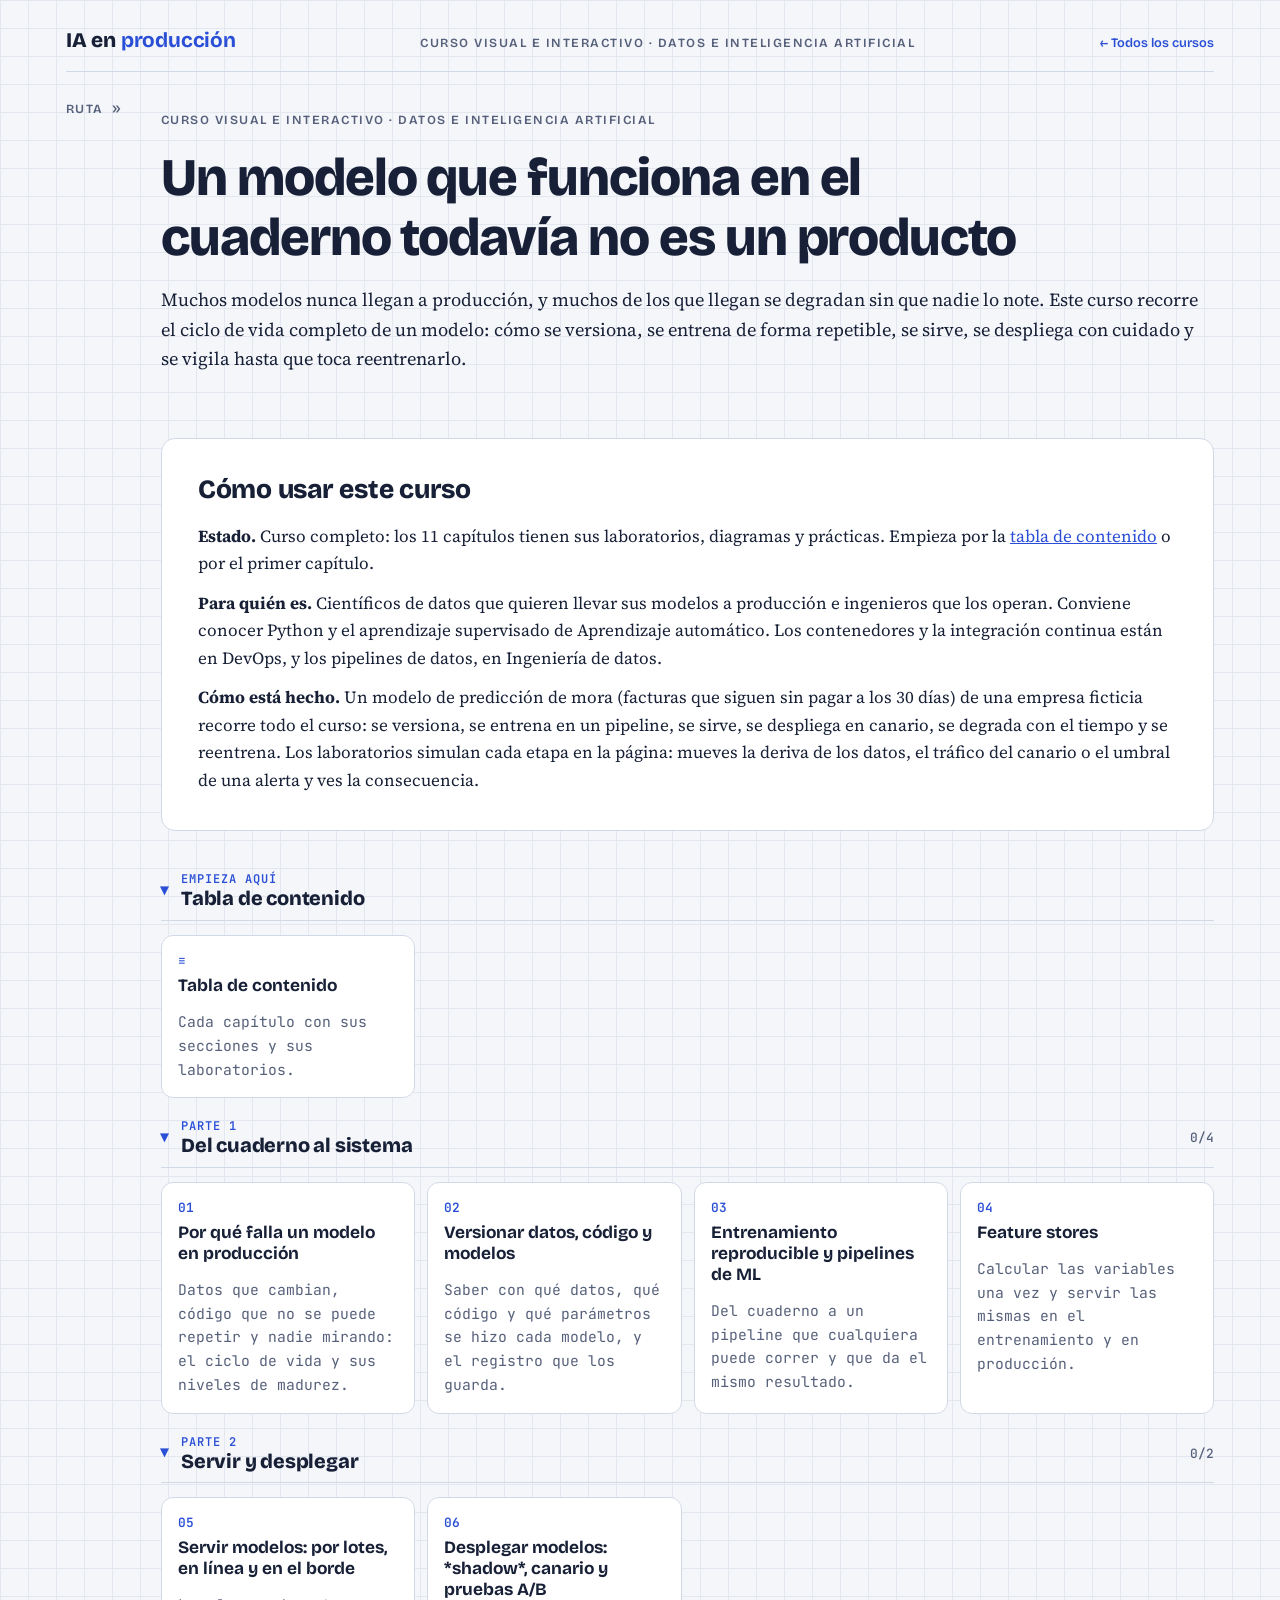
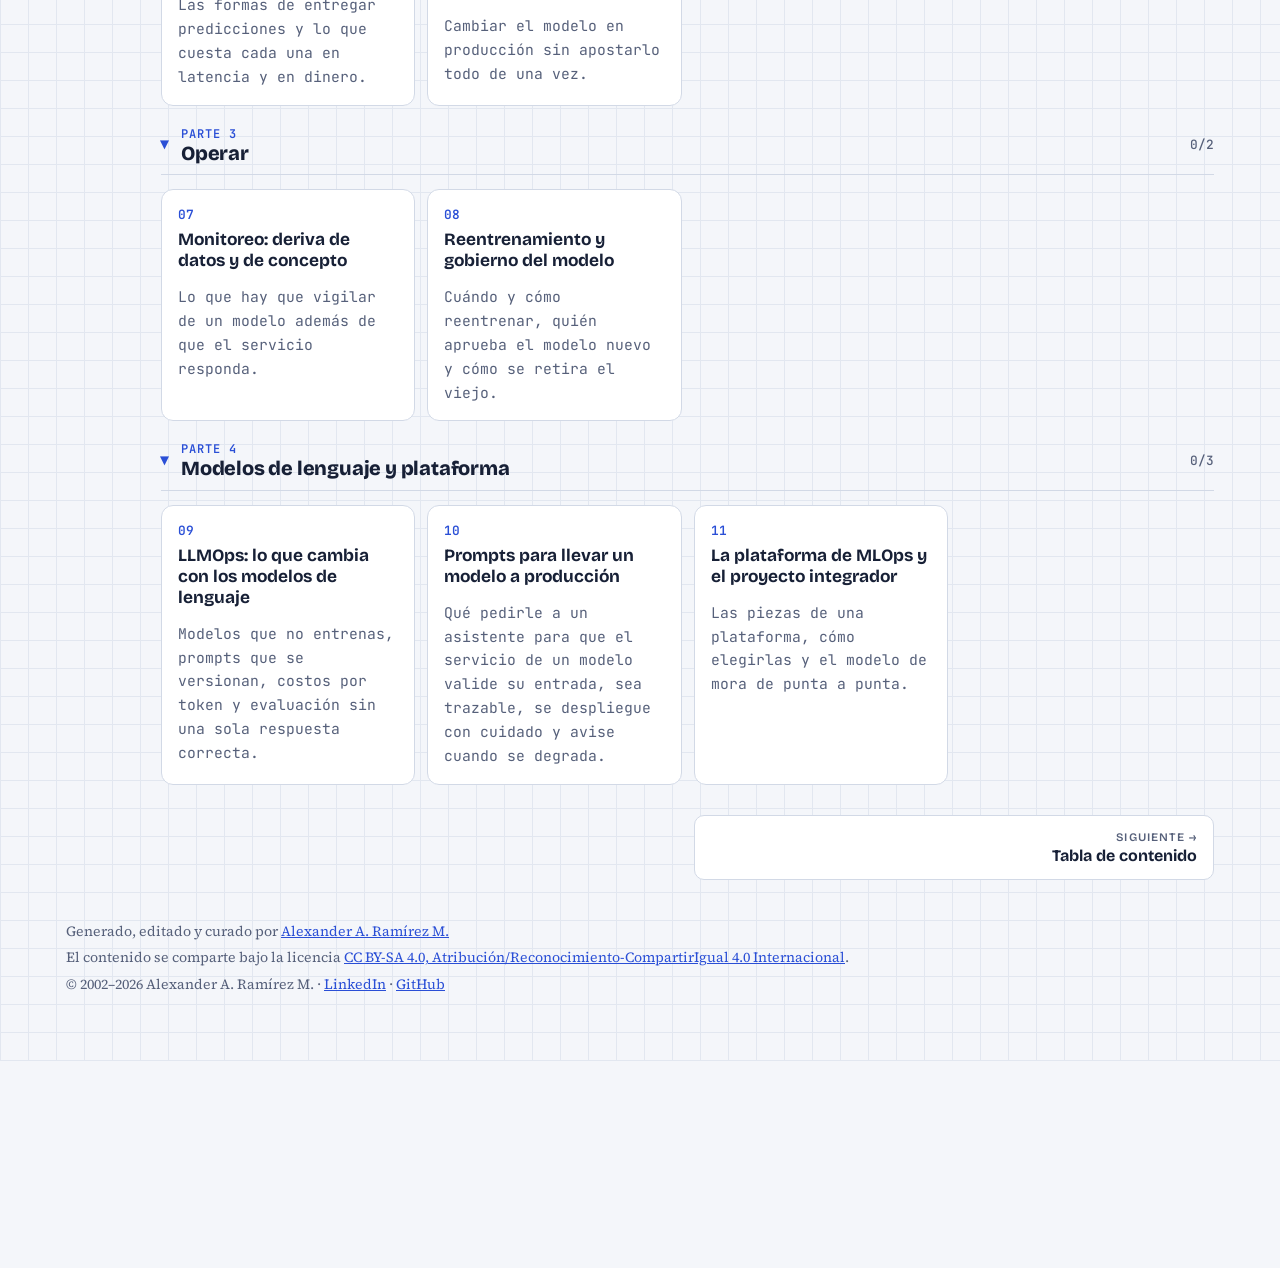
<file: index.html>
<!doctype html>
<html lang="es">
<head>
<!-- Google Tag Manager -->
<script>(function(w,d,s,l,i){w[l]=w[l]||[];w[l].push({'gtm.start':
new Date().getTime(),event:'gtm.js'});var f=d.getElementsByTagName(s)[0],
j=d.createElement(s),dl=l!='dataLayer'?'&l='+l:'';j.async=true;j.src=
'https://www.googletagmanager.com/gtm.js?id='+i+dl;f.parentNode.insertBefore(j,f);
})(window,document,'script','dataLayer','GTM-KX76XF8R');</script>
<!-- End Google Tag Manager -->
<meta charset="utf-8">
<meta name="viewport" content="width=device-width, initial-scale=1, viewport-fit=cover">
<title>IA en producción (MLOps)</title>
<meta name="claude:viewport-fit-sides" content="cover">
<meta name="description" content="Lo que pasa después del cuaderno: versionar, entrenar de forma reproducible, servir, desplegar y vigilar modelos de aprendizaje automático y de lenguaje en producción.">
<link rel="preconnect" href="https://fonts.googleapis.com">
<link rel="preconnect" href="https://fonts.gstatic.com" crossorigin>
<link rel="stylesheet" href="https://fonts.googleapis.com/css2?family=Bricolage+Grotesque:opsz,wght@12..96,500;12..96,700;12..96,800&family=JetBrains+Mono:wght@400;600&family=Source+Serif+4:ital,opsz,wght@0,8..60,400;0,8..60,600;1,8..60,400;1,8..60,600&display=swap">
<link rel="stylesheet" href="assets/style.css">
</head>
<body>
<!-- Google Tag Manager (noscript) -->
<noscript><iframe src="https://www.googletagmanager.com/ns.html?id=GTM-KX76XF8R"
height="0" width="0" style="display:none;visibility:hidden"></iframe></noscript>
<!-- End Google Tag Manager (noscript) -->
<div class="wrap" data-page="index">
<header class="topbar"><a class="brand" href="index.html">IA en <b>producción</b></a><span class="eyebrow">Curso visual e interactivo · Datos e inteligencia artificial</span><a class="al-sitio" href="https://aaramirez.github.io/">← Todos los cursos</a></header>
<div class="layout">
<nav class="toc" id="toc" aria-label="Ruta de aprendizaje"></nav>
<main>

<header class="hero">
  <span class="eyebrow">Curso visual e interactivo · Datos e inteligencia artificial</span>
  <h1>Un modelo que funciona en el cuaderno todavía no es un producto</h1>
  <p class="lede">Muchos modelos nunca llegan a producción, y muchos de los que llegan se degradan sin que nadie lo note. Este curso recorre el ciclo de vida completo de un modelo: cómo se versiona, se entrena de forma repetible, se sirve, se despliega con cuidado y se vigila hasta que toca reentrenarlo.</p>
</header>

<section>
  <h2>Cómo usar este curso</h2>
  <div class="prose">
    <p><b>Estado.</b> Curso completo: los 11 capítulos tienen sus laboratorios, diagramas y prácticas. Empieza por la <a href="temario.html">tabla de contenido</a> o por el primer capítulo.</p>
    <p><b>Para quién es.</b> Científicos de datos que quieren llevar sus modelos a producción e ingenieros que los operan. Conviene conocer Python y el aprendizaje supervisado de Aprendizaje automático. Los contenedores y la integración continua están en DevOps, y los pipelines de datos, en Ingeniería de datos.</p>
    <p><b>Cómo está hecho.</b> Un modelo de predicción de mora (facturas que siguen sin pagar a los 30 días) de una empresa ficticia recorre todo el curso: se versiona, se entrena en un pipeline, se sirve, se despliega en canario, se degrada con el tiempo y se reentrena. Los laboratorios simulan cada etapa en la página: mueves la deriva de los datos, el tráfico del canario o el umbral de una alerta y ves la consecuencia.</p>
  </div>
</section>

<details class="stage" id="temario" open><summary><h2><span class="pn">Empieza aquí</span> Tabla de contenido</h2></summary>
  <div class="mods">
    <a class="mod" href="temario.html"><span class="n">≡</span><b>Tabla de contenido</b><p>Cada capítulo con sus secciones y sus laboratorios.</p></a>
  </div>
</details>

<details class="stage" id="parte-1" open><summary><h2><span class="pn">Parte 1</span> Del cuaderno al sistema</h2><span class="cuenta" data-etapa-cuenta="1"></span></summary>
  <div class="mods">
    <a class="mod" data-id="por-que-falla" href="01-por-que-falla.html"><span class="n">01</span><b>Por qué falla un modelo en producción</b><p>Datos que cambian, código que no se puede repetir y nadie mirando: el ciclo de vida y sus niveles de madurez.</p></a>
    <a class="mod" data-id="versionar" href="02-versionar.html"><span class="n">02</span><b>Versionar datos, código y modelos</b><p>Saber con qué datos, qué código y qué parámetros se hizo cada modelo, y el registro que los guarda.</p></a>
    <a class="mod" data-id="entrenamiento-reproducible" href="03-entrenamiento-reproducible.html"><span class="n">03</span><b>Entrenamiento reproducible y pipelines de ML</b><p>Del cuaderno a un pipeline que cualquiera puede correr y que da el mismo resultado.</p></a>
    <a class="mod" data-id="feature-stores" href="04-feature-stores.html"><span class="n">04</span><b>Feature stores</b><p>Calcular las variables una vez y servir las mismas en el entrenamiento y en producción.</p></a>
  </div>
</details>

<details class="stage" id="parte-2" open><summary><h2><span class="pn">Parte 2</span> Servir y desplegar</h2><span class="cuenta" data-etapa-cuenta="2"></span></summary>
  <div class="mods">
    <a class="mod" data-id="servir-modelos" href="05-servir-modelos.html"><span class="n">05</span><b>Servir modelos: por lotes, en línea y en el borde</b><p>Las formas de entregar predicciones y lo que cuesta cada una en latencia y en dinero.</p></a>
    <a class="mod" data-id="desplegar-modelos" href="06-desplegar-modelos.html"><span class="n">06</span><b>Desplegar modelos: *shadow*, canario y pruebas A/B</b><p>Cambiar el modelo en producción sin apostarlo todo de una vez.</p></a>
  </div>
</details>

<details class="stage" id="parte-3" open><summary><h2><span class="pn">Parte 3</span> Operar</h2><span class="cuenta" data-etapa-cuenta="3"></span></summary>
  <div class="mods">
    <a class="mod" data-id="monitoreo" href="07-monitoreo.html"><span class="n">07</span><b>Monitoreo: deriva de datos y de concepto</b><p>Lo que hay que vigilar de un modelo además de que el servicio responda.</p></a>
    <a class="mod" data-id="reentrenamiento" href="08-reentrenamiento.html"><span class="n">08</span><b>Reentrenamiento y gobierno del modelo</b><p>Cuándo y cómo reentrenar, quién aprueba el modelo nuevo y cómo se retira el viejo.</p></a>
  </div>
</details>

<details class="stage" id="parte-4" open><summary><h2><span class="pn">Parte 4</span> Modelos de lenguaje y plataforma</h2><span class="cuenta" data-etapa-cuenta="4"></span></summary>
  <div class="mods">
    <a class="mod" data-id="llmops" href="09-llmops.html"><span class="n">09</span><b>LLMOps: lo que cambia con los modelos de lenguaje</b><p>Modelos que no entrenas, prompts que se versionan, costos por token y evaluación sin una sola respuesta correcta.</p></a>
    <a class="mod" data-id="prompts-mlops-produccion" href="10-prompts-mlops-produccion.html"><span class="n">10</span><b>Prompts para llevar un modelo a producción</b><p>Qué pedirle a un asistente para que el servicio de un modelo valide su entrada, sea trazable, se despliegue con cuidado y avise cuando se degrada.</p></a>
    <a class="mod" data-id="plataforma" href="11-plataforma.html"><span class="n">11</span><b>La plataforma de MLOps y el proyecto integrador</b><p>Las piezas de una plataforma, cómo elegirlas y el modelo de mora de punta a punta.</p></a>
  </div>
</details>



<nav class="pager" id="pager" aria-label="Capítulo anterior y siguiente"></nav>
</main>
</div>
<footer><span>Generado, editado y curado por <a href="https://www.linkedin.com/in/alexander-ramirez-morales/" target="_blank" rel="noopener">Alexander A. Ramírez M.</a></span><span>El contenido se comparte bajo la licencia <a href="https://creativecommons.org/licenses/by-sa/4.0/deed.es" target="_blank" rel="noopener">CC BY-SA 4.0, Atribución/Reconocimiento-CompartirIgual 4.0 Internacional</a>.</span><span>© 2002–<span data-anio>2026</span> Alexander A. Ramírez M. · <a href="https://www.linkedin.com/in/alexander-ramirez-morales/" target="_blank" rel="noopener">LinkedIn</a> · <a href="https://github.com/aaramirez" target="_blank" rel="noopener">GitHub</a></span><script>document.querySelectorAll('[data-anio]').forEach(function (e) { e.textContent = new Date().getFullYear(); });</script></footer>
</div>
<script src="assets/lab.js"></script>
</body>
</html>
</file>
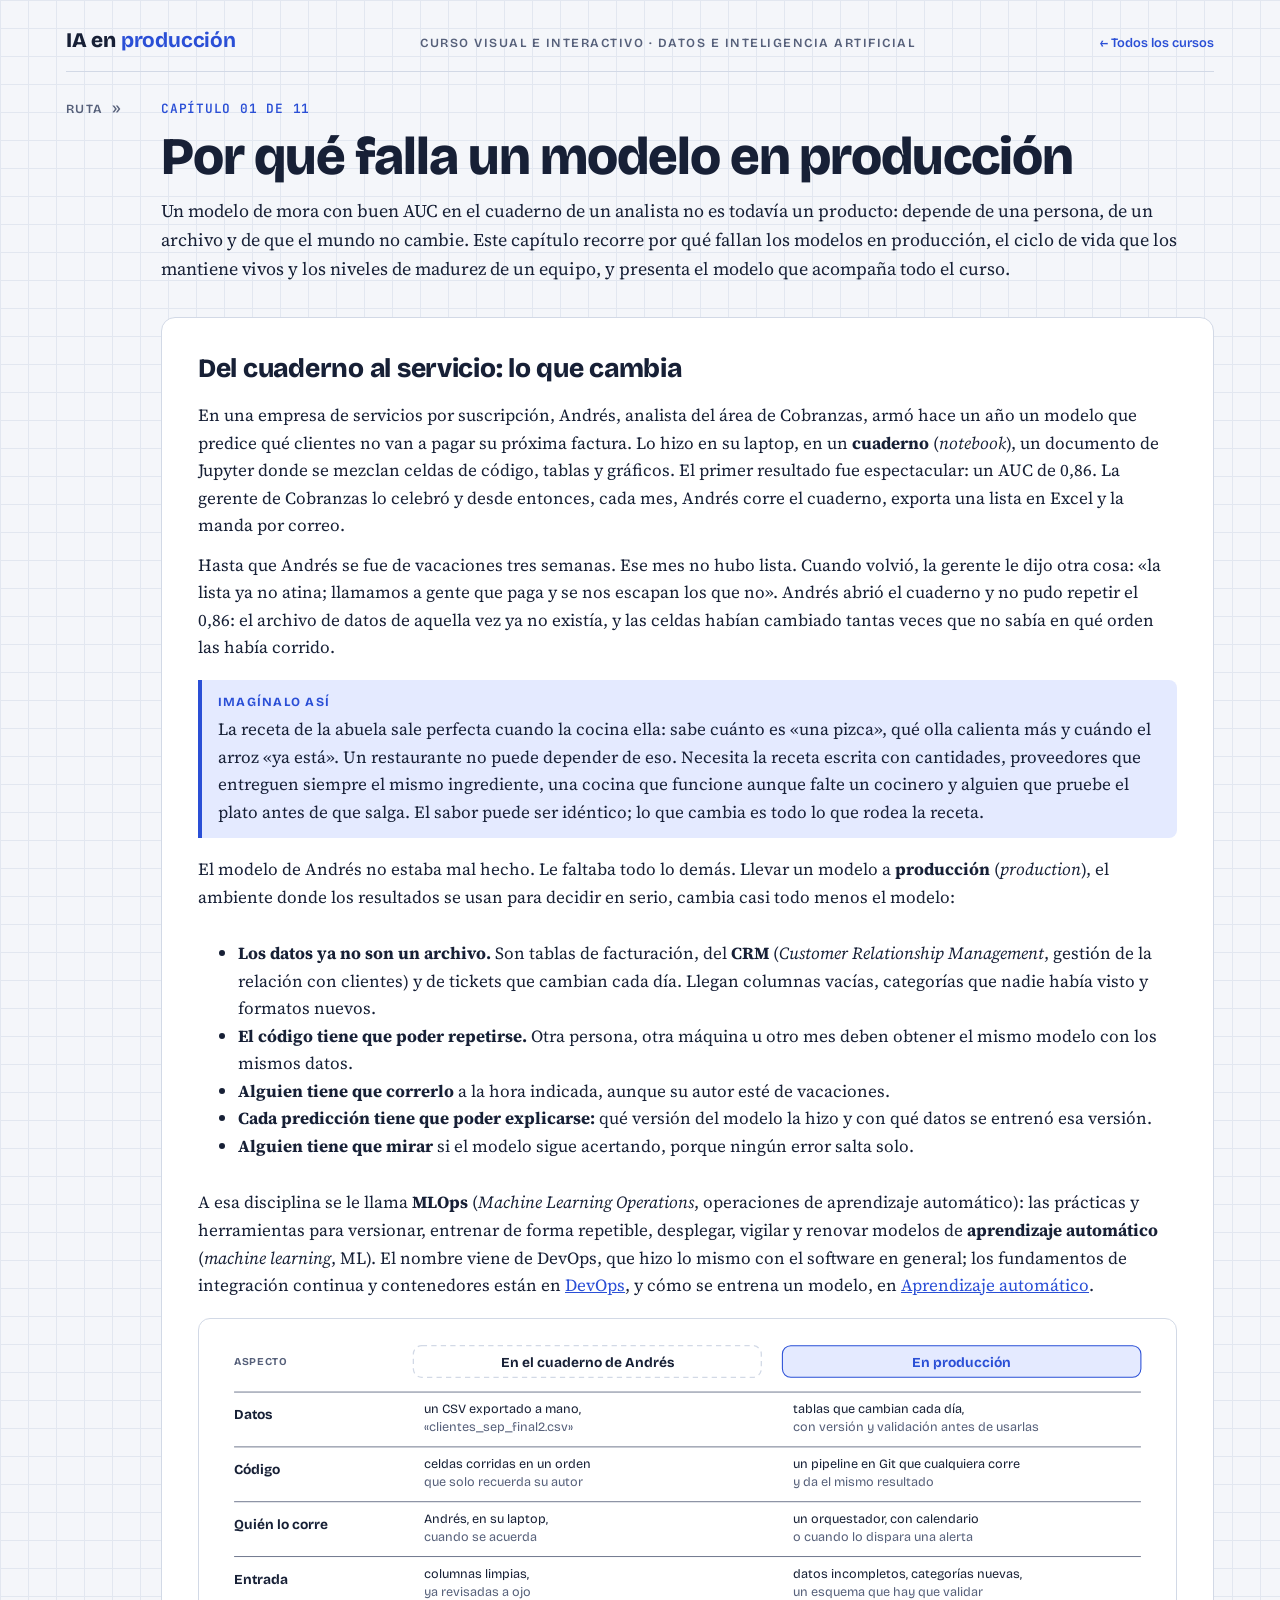
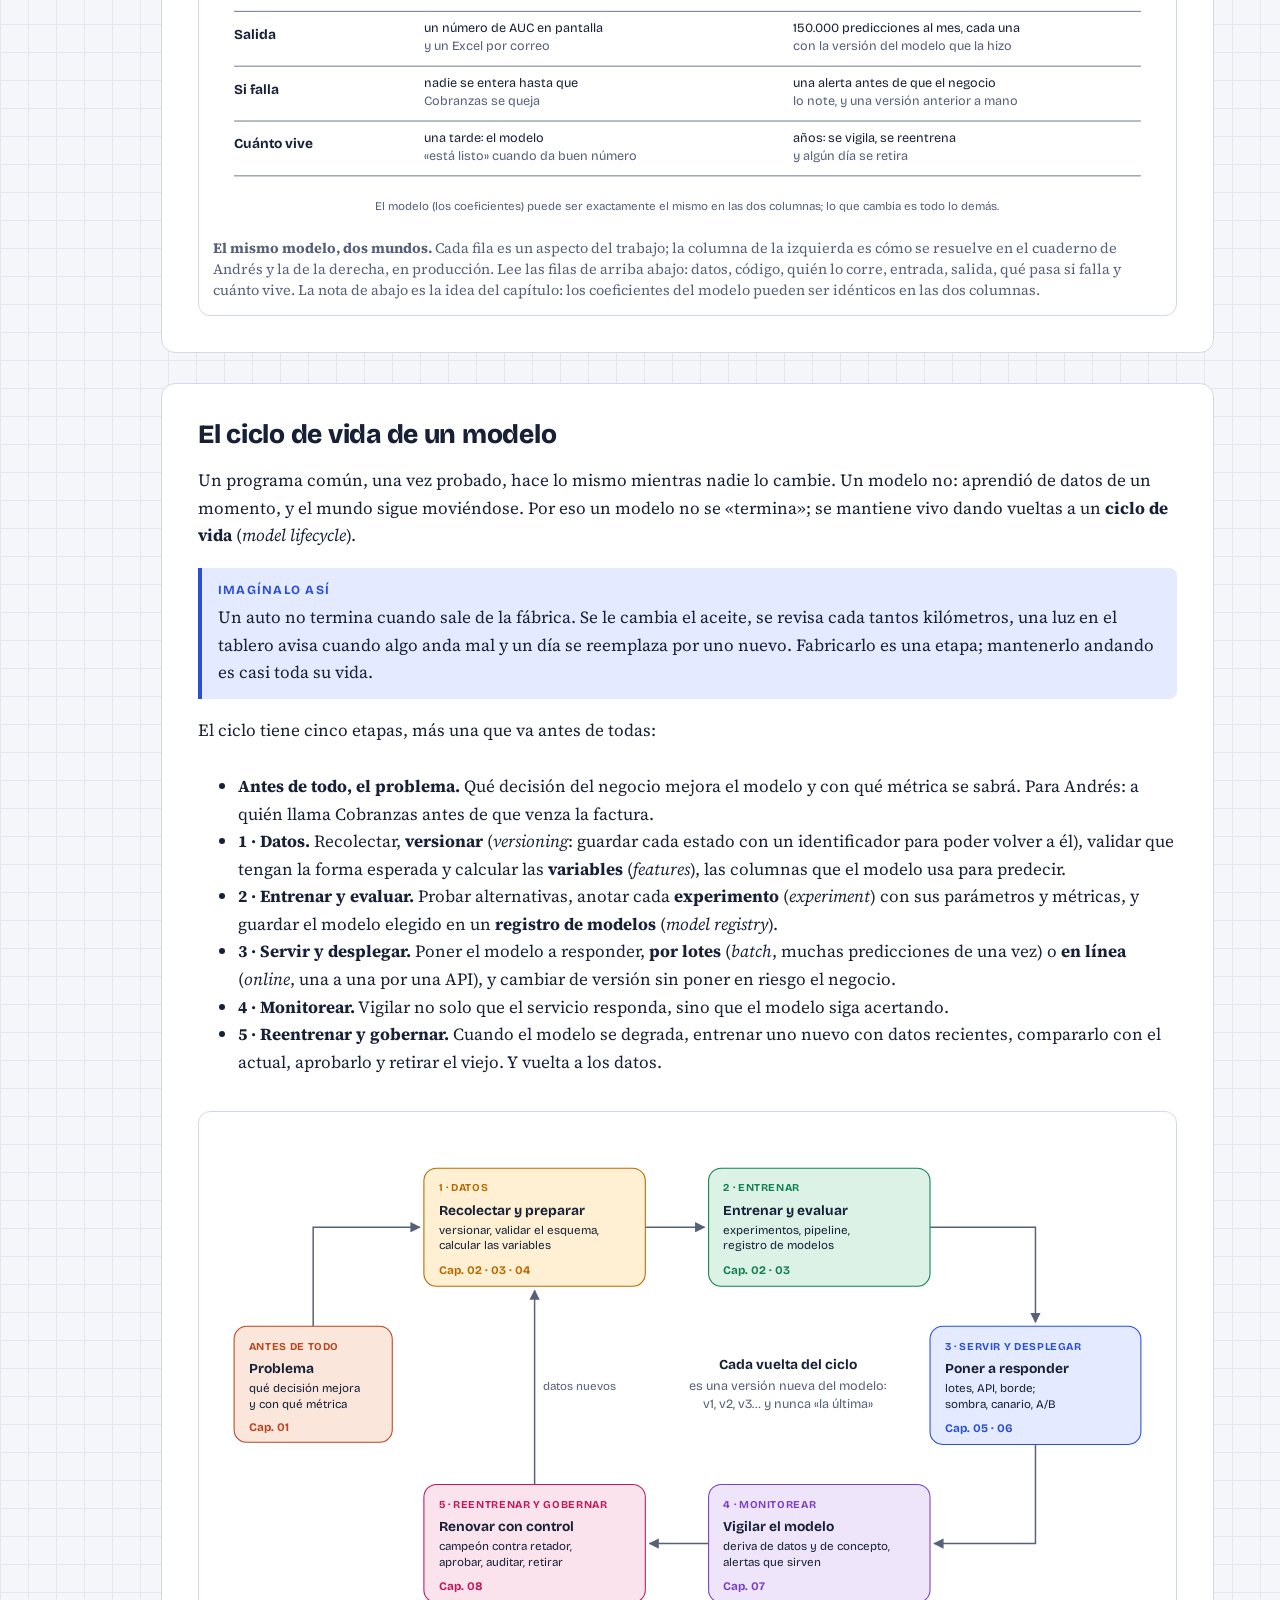
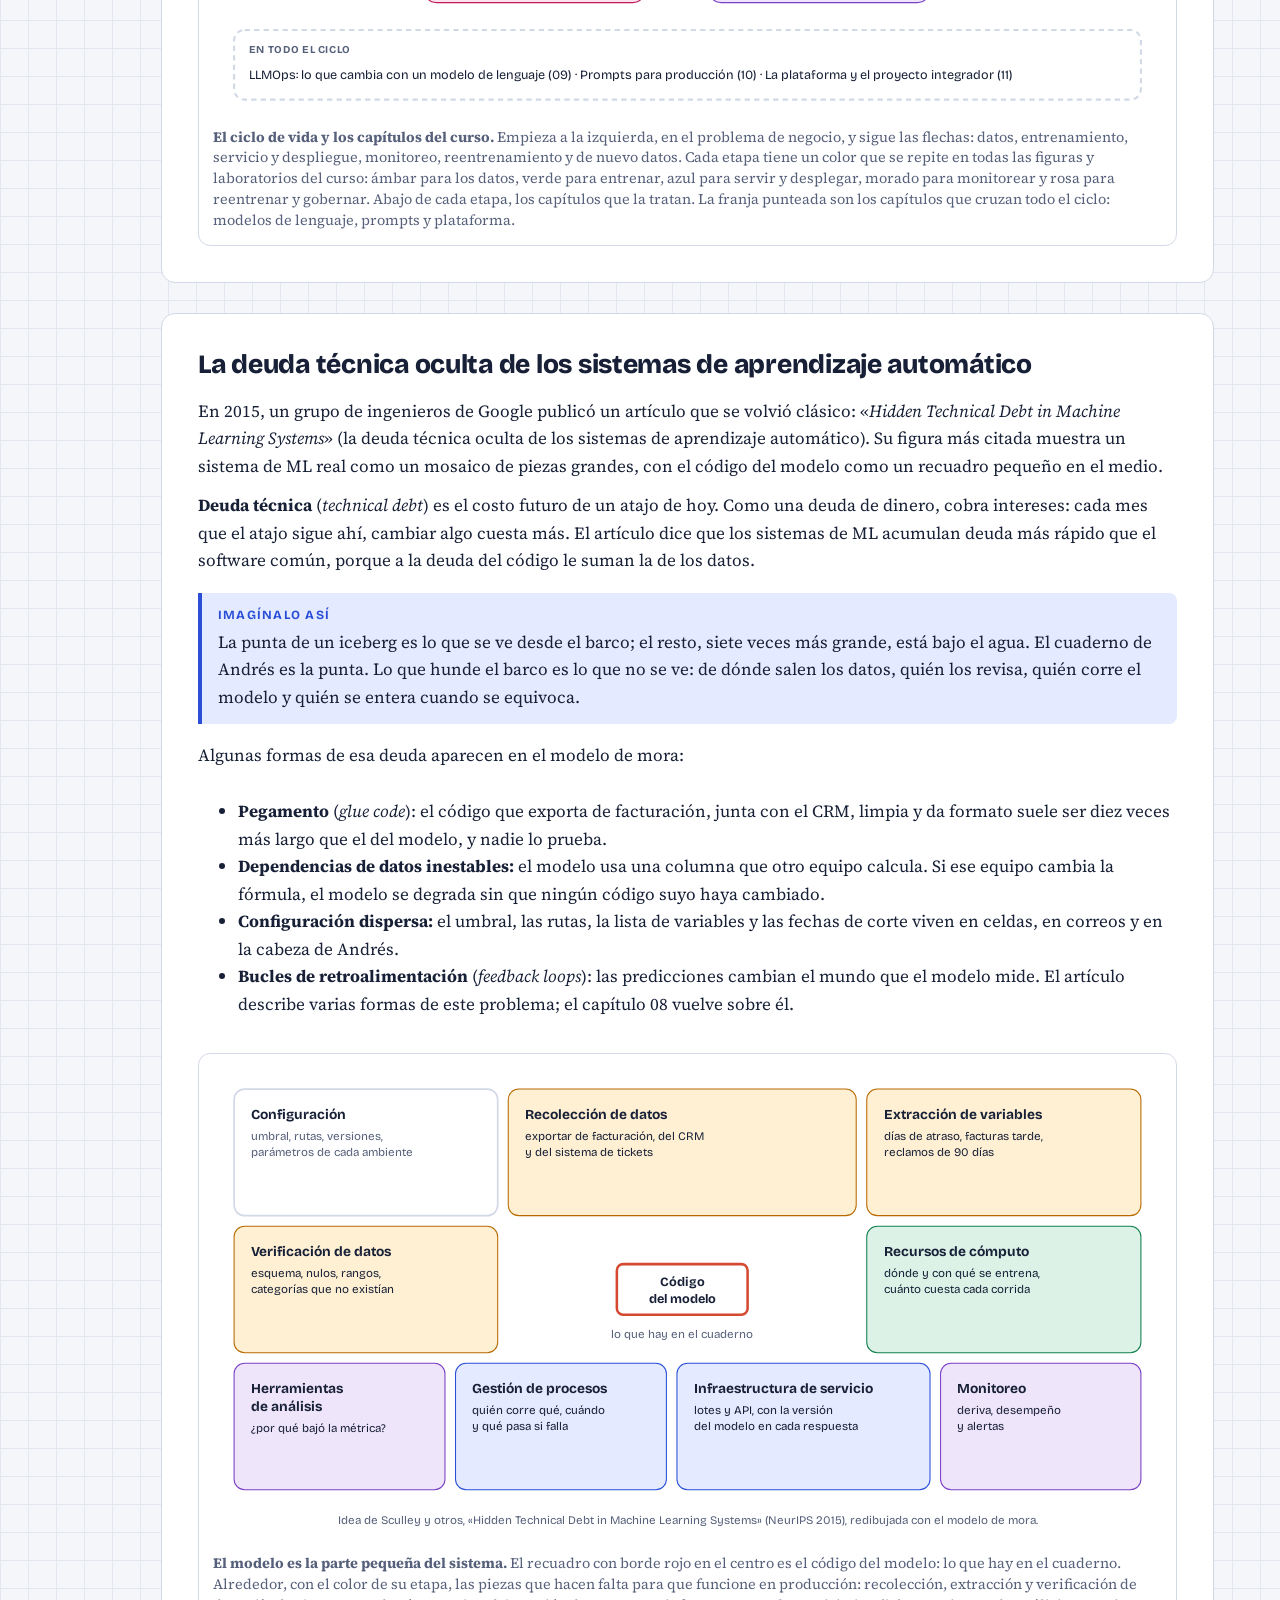
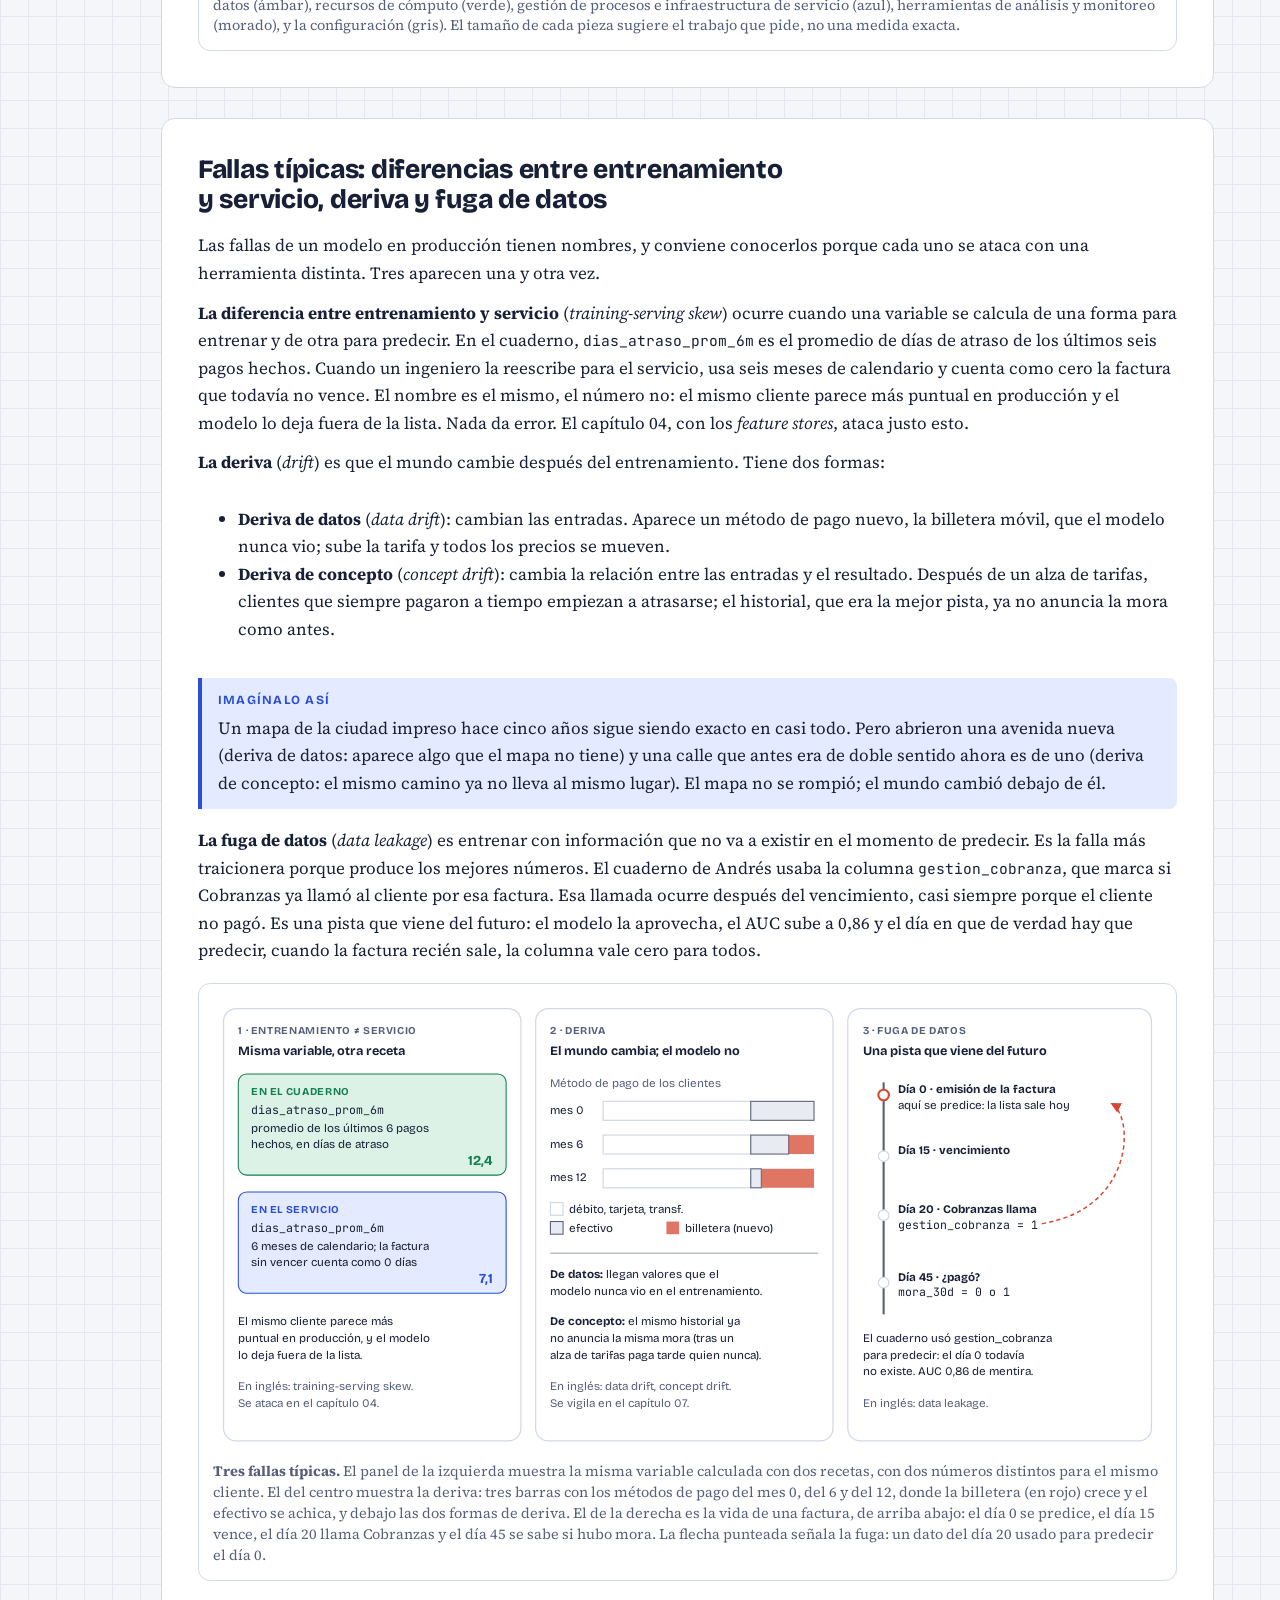
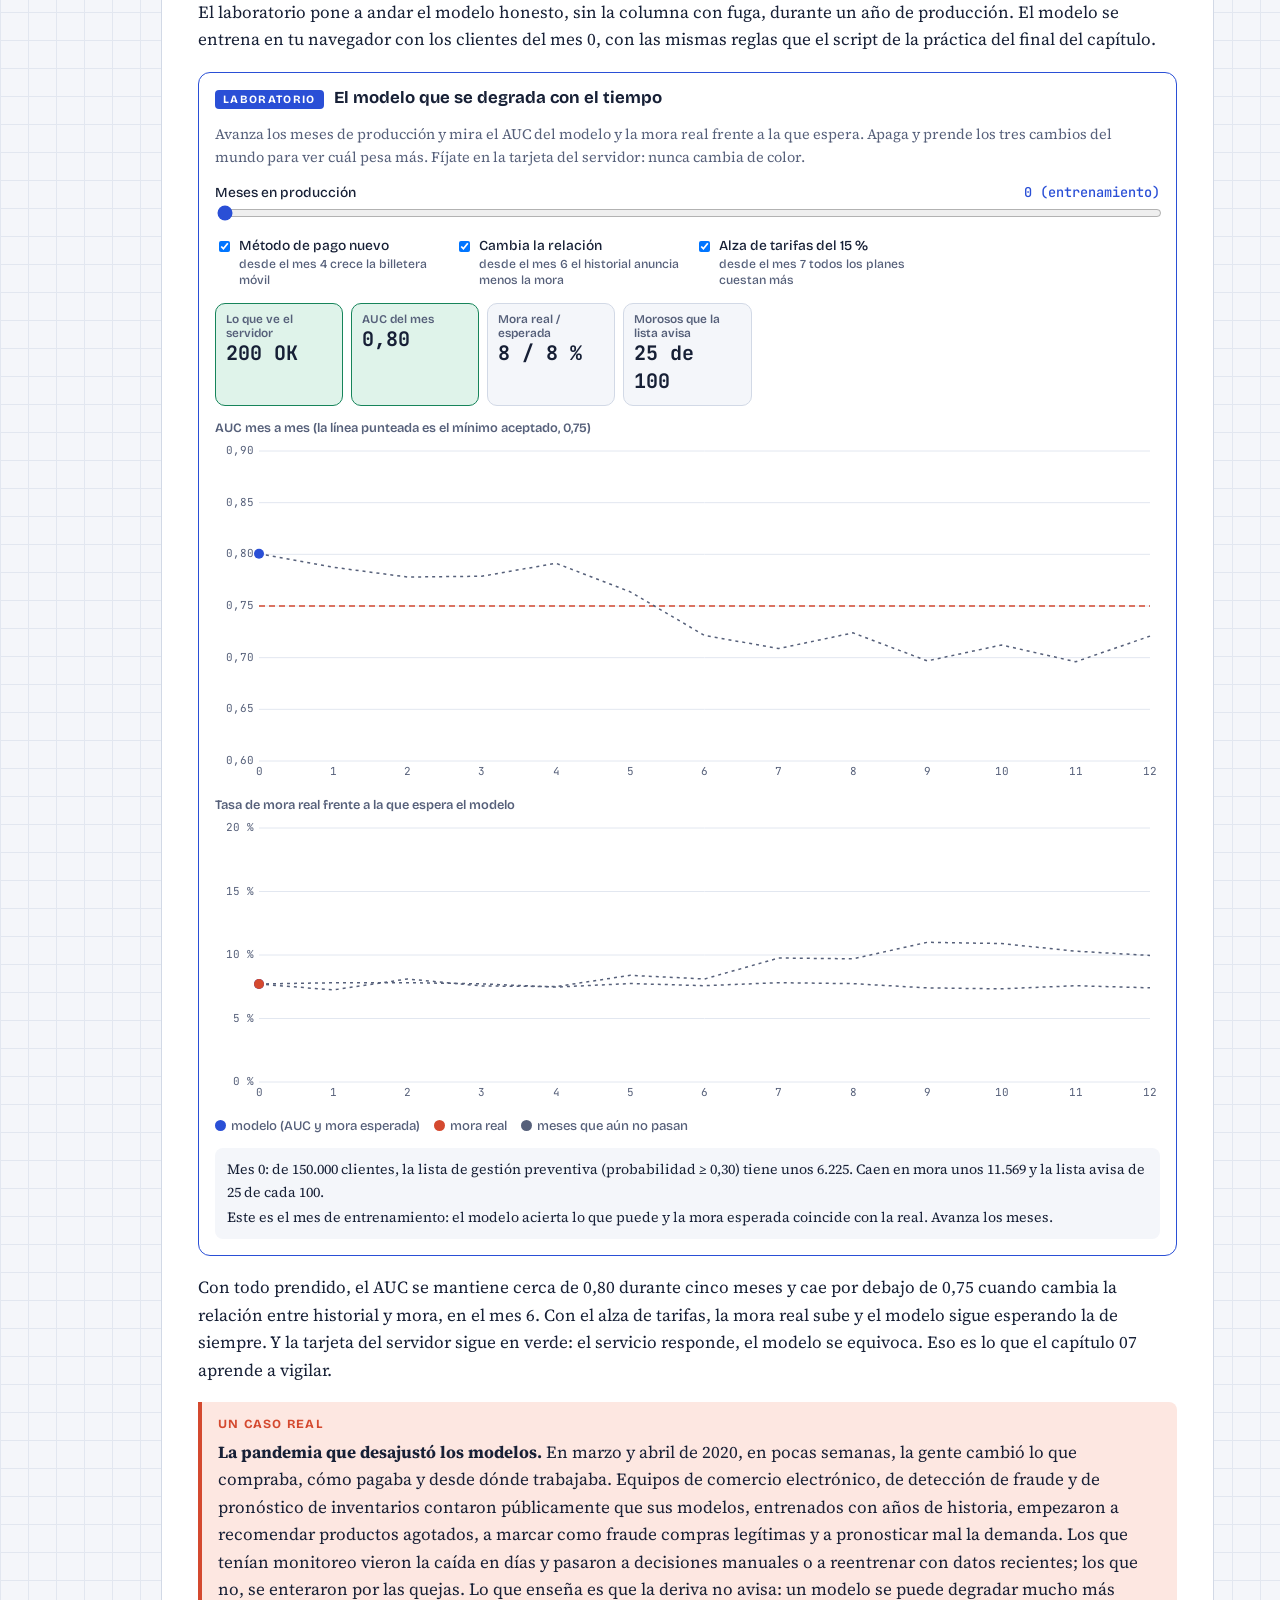
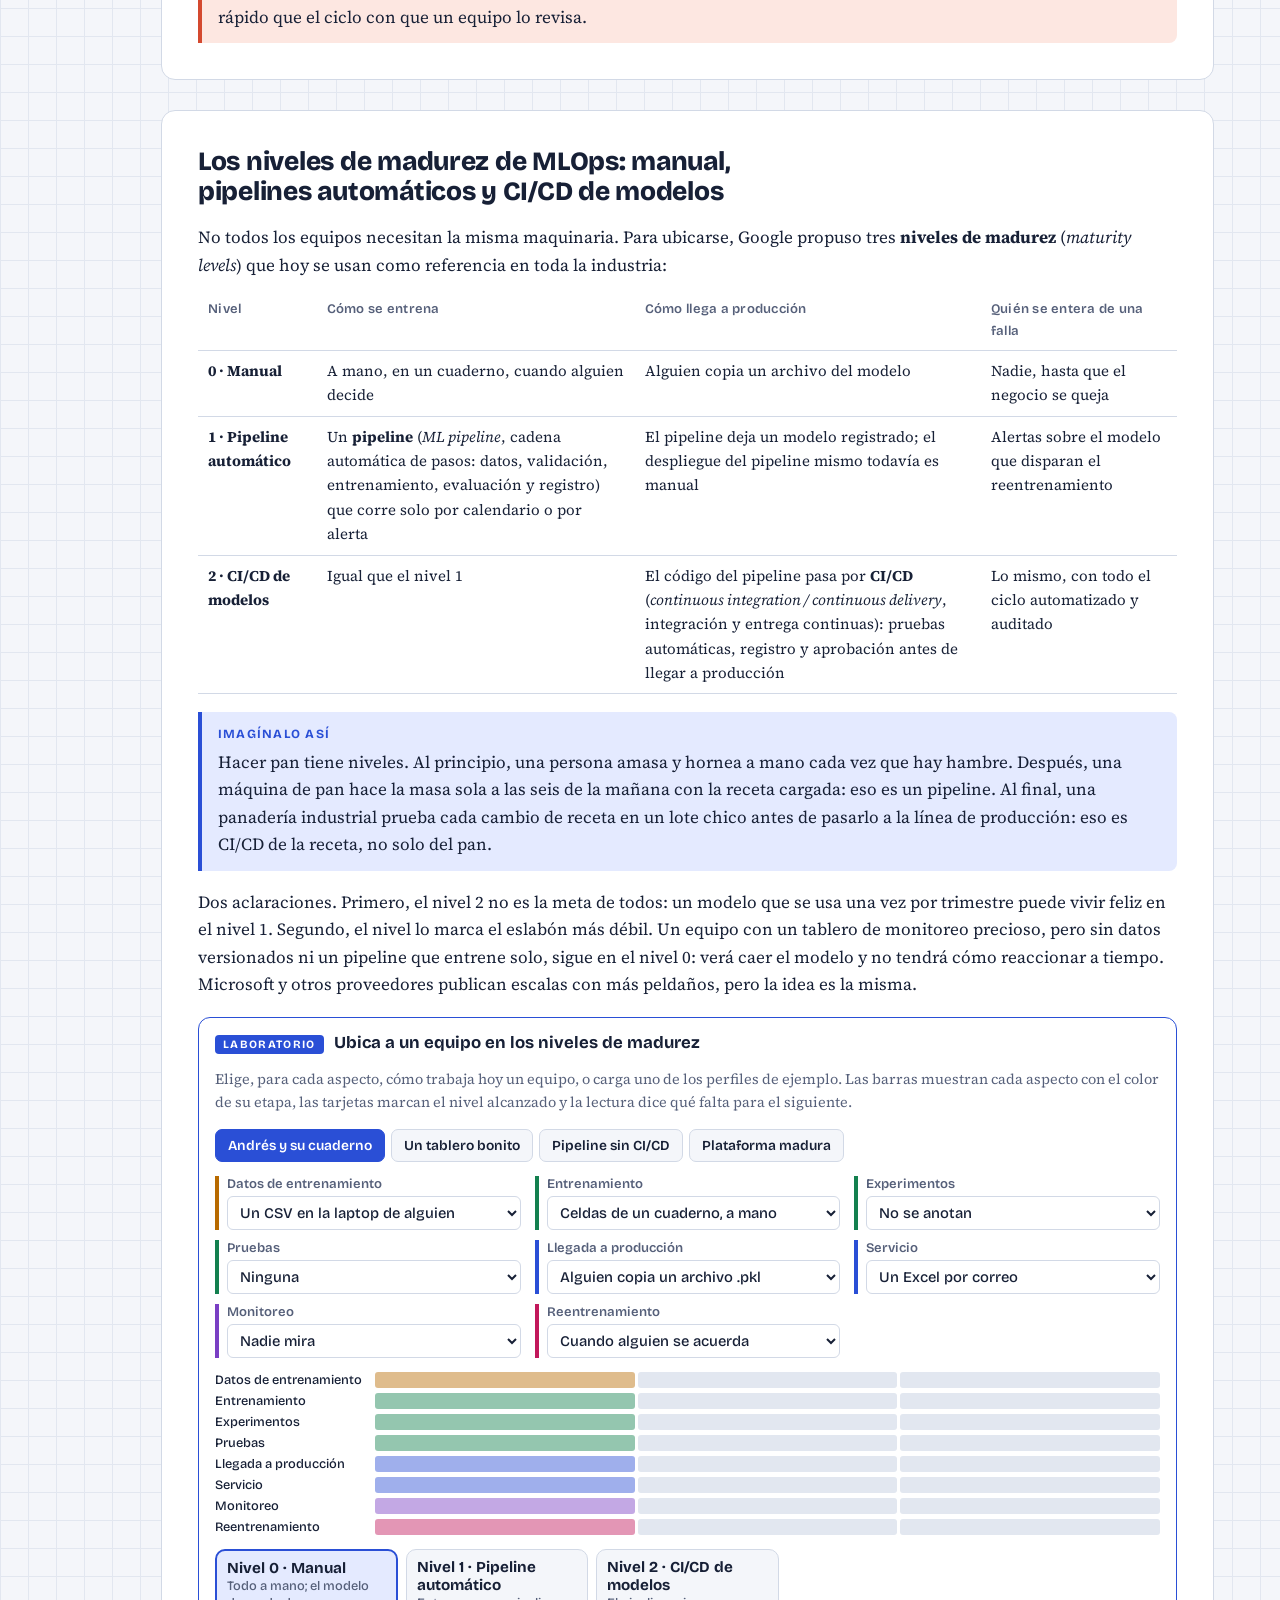
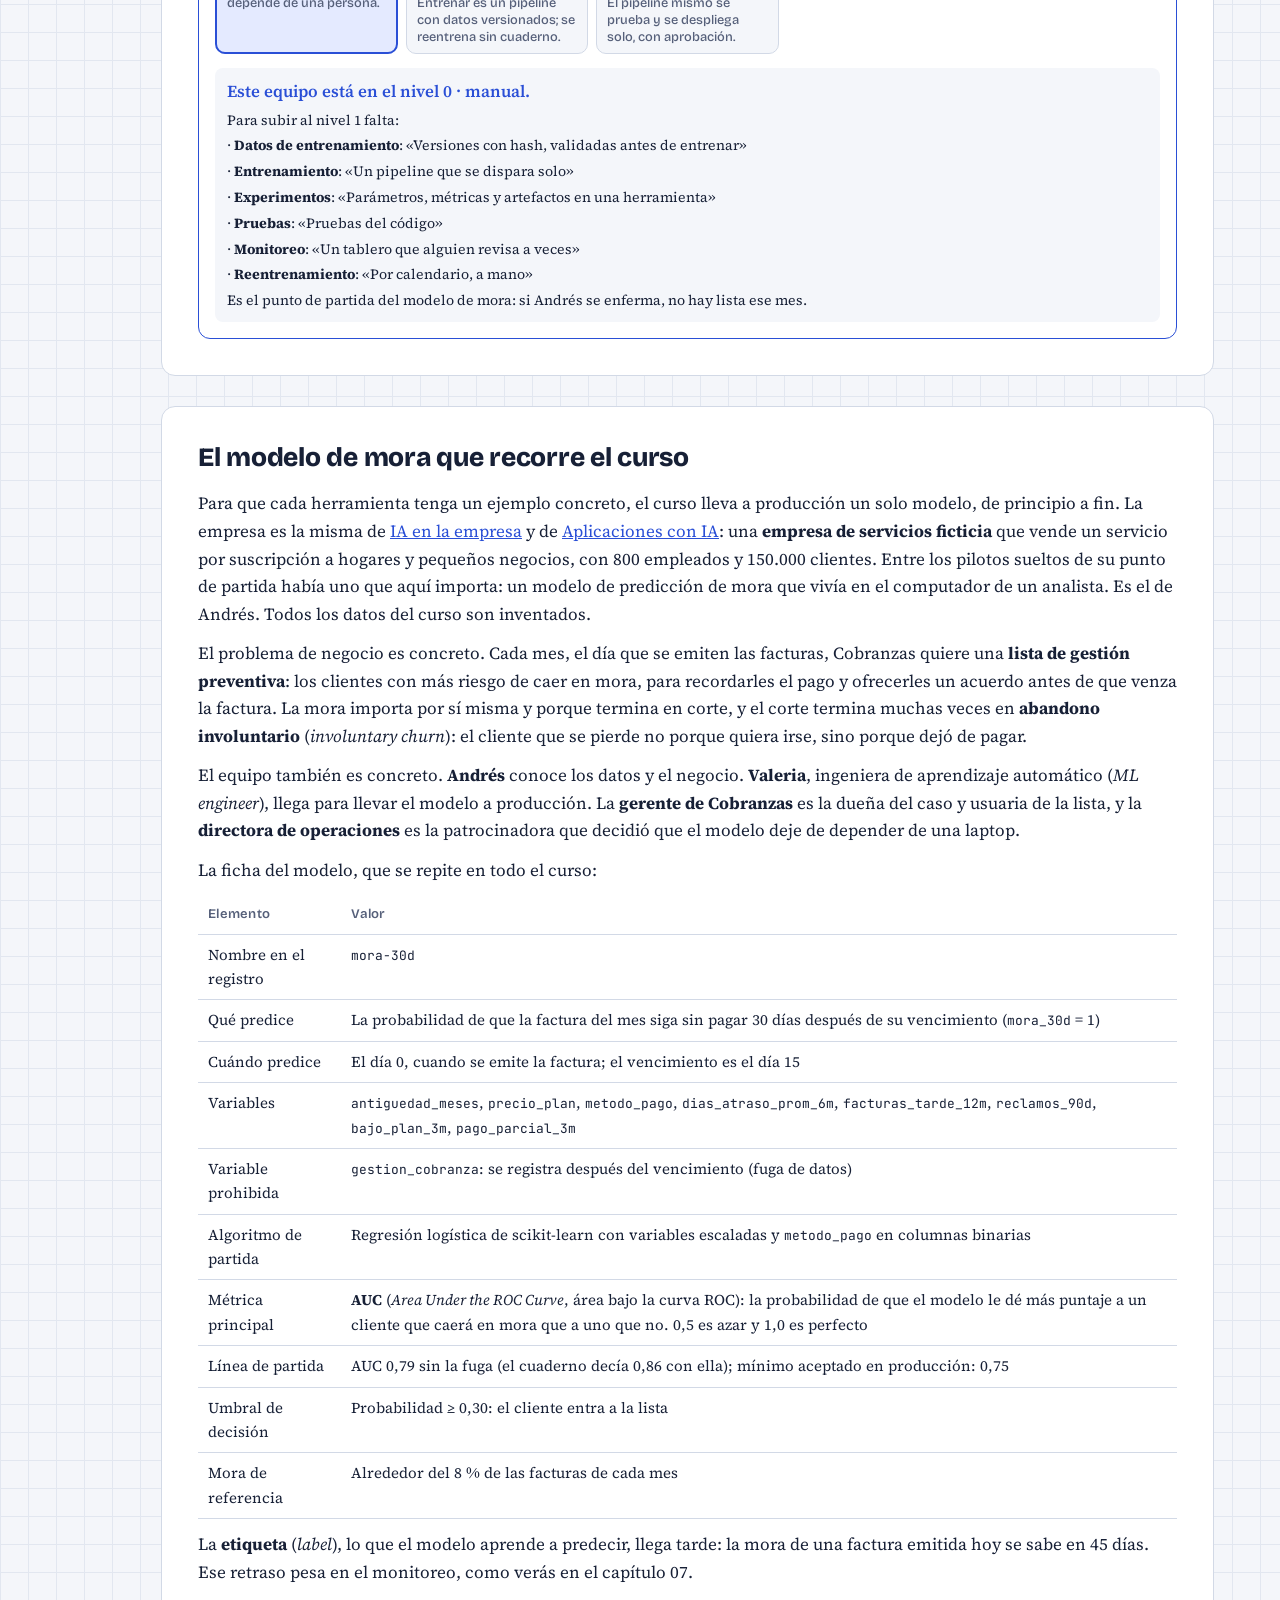
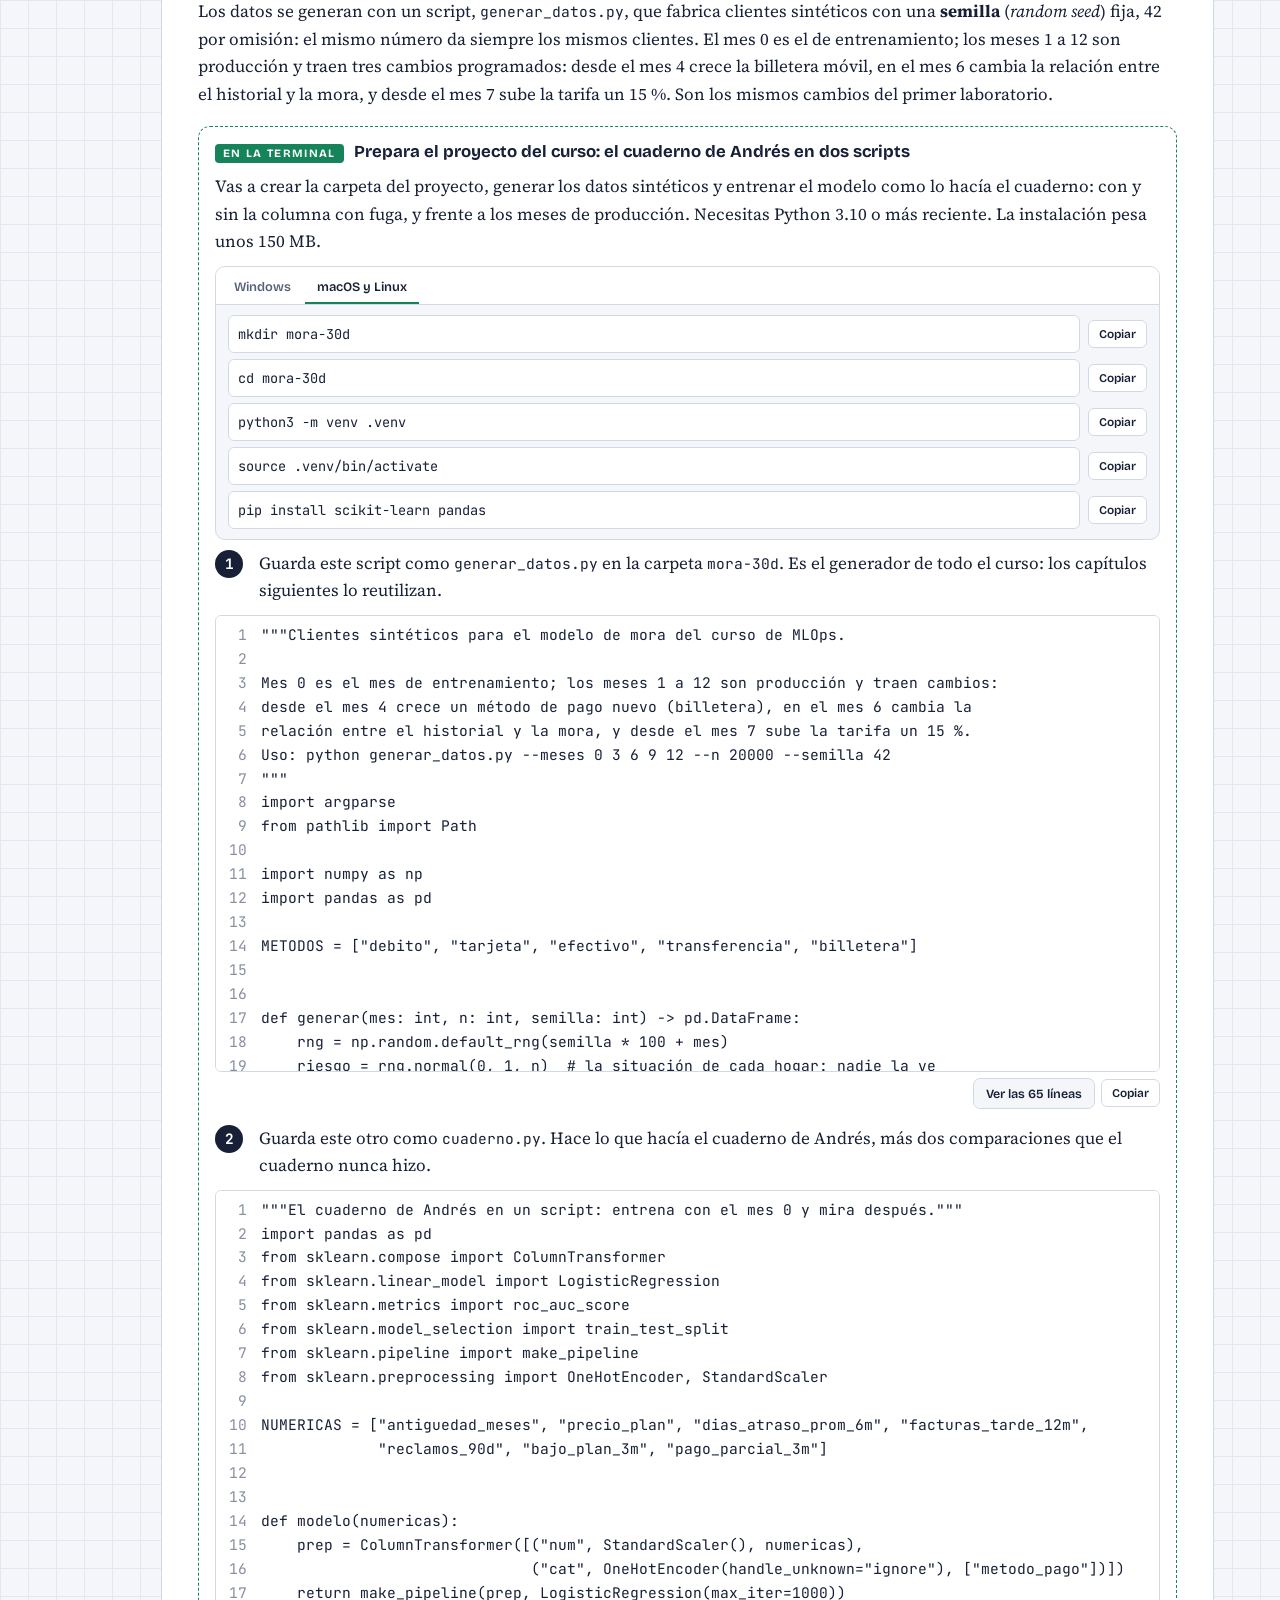
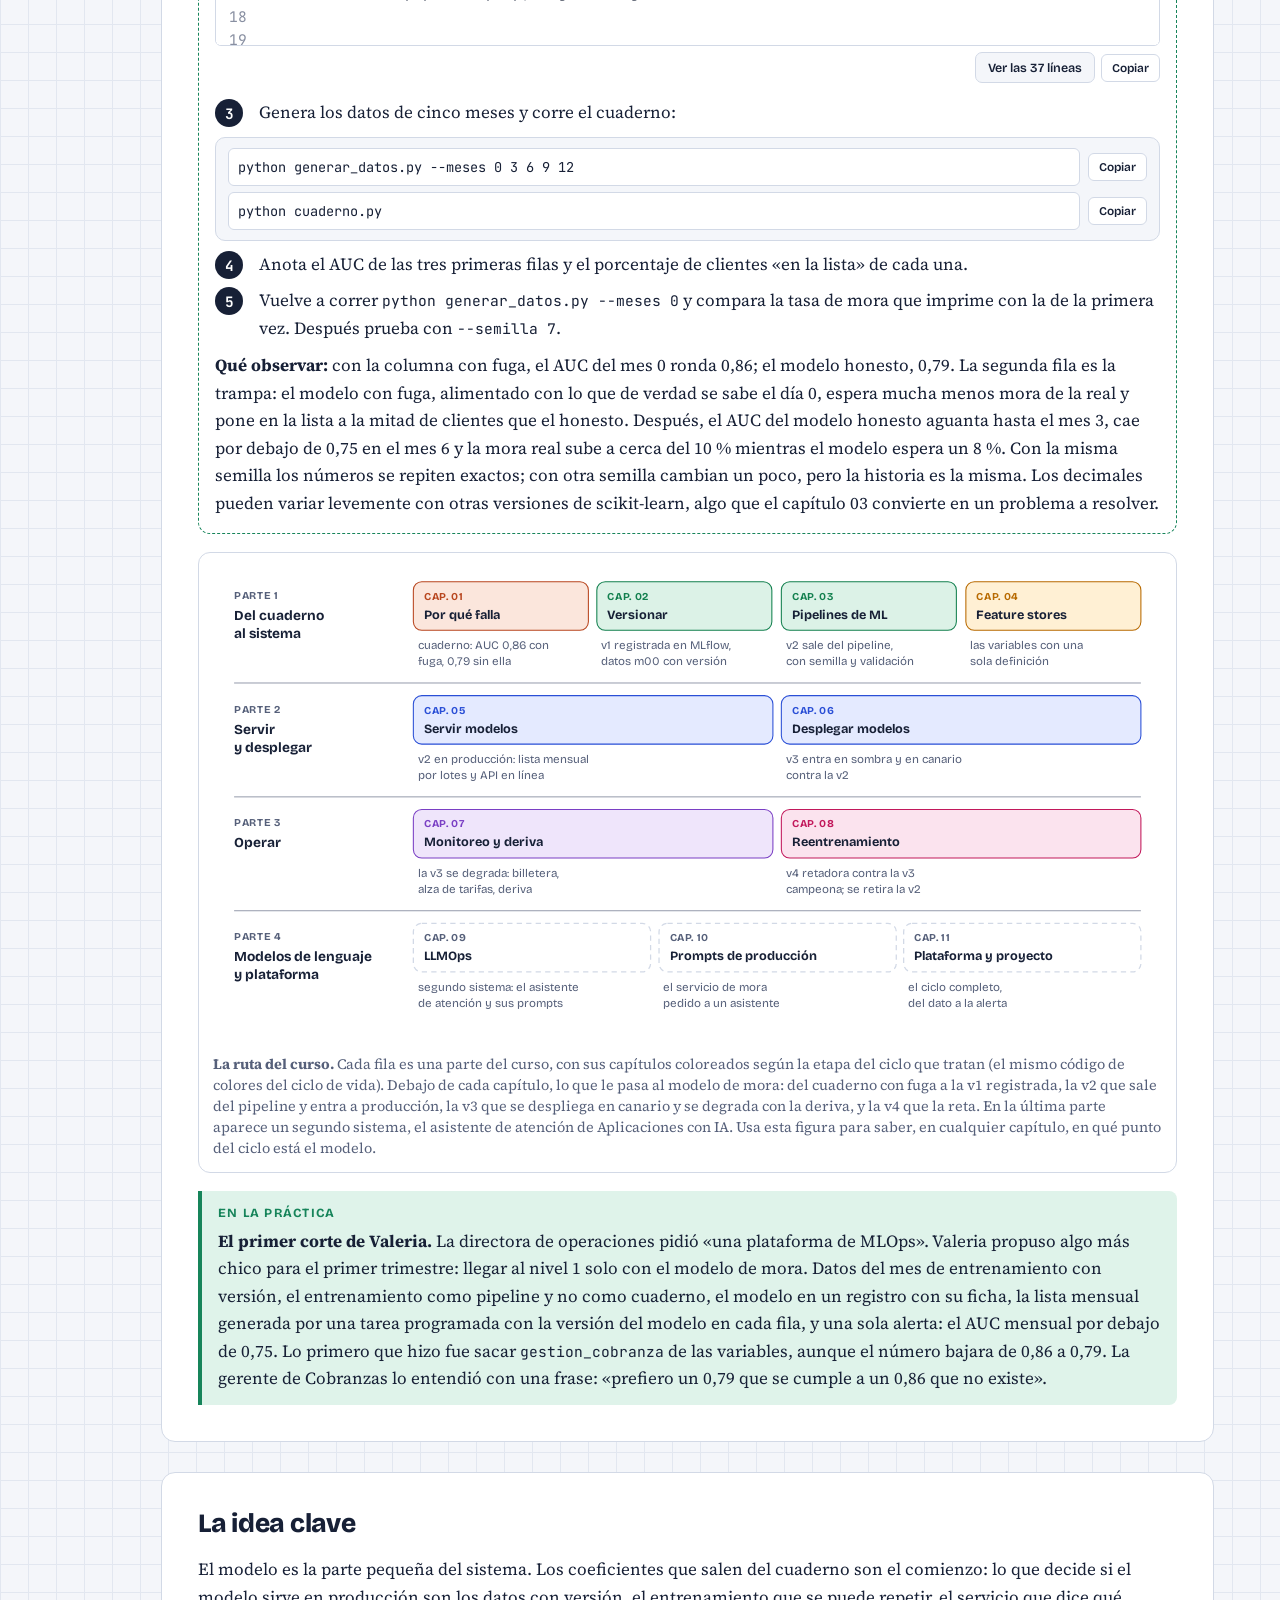
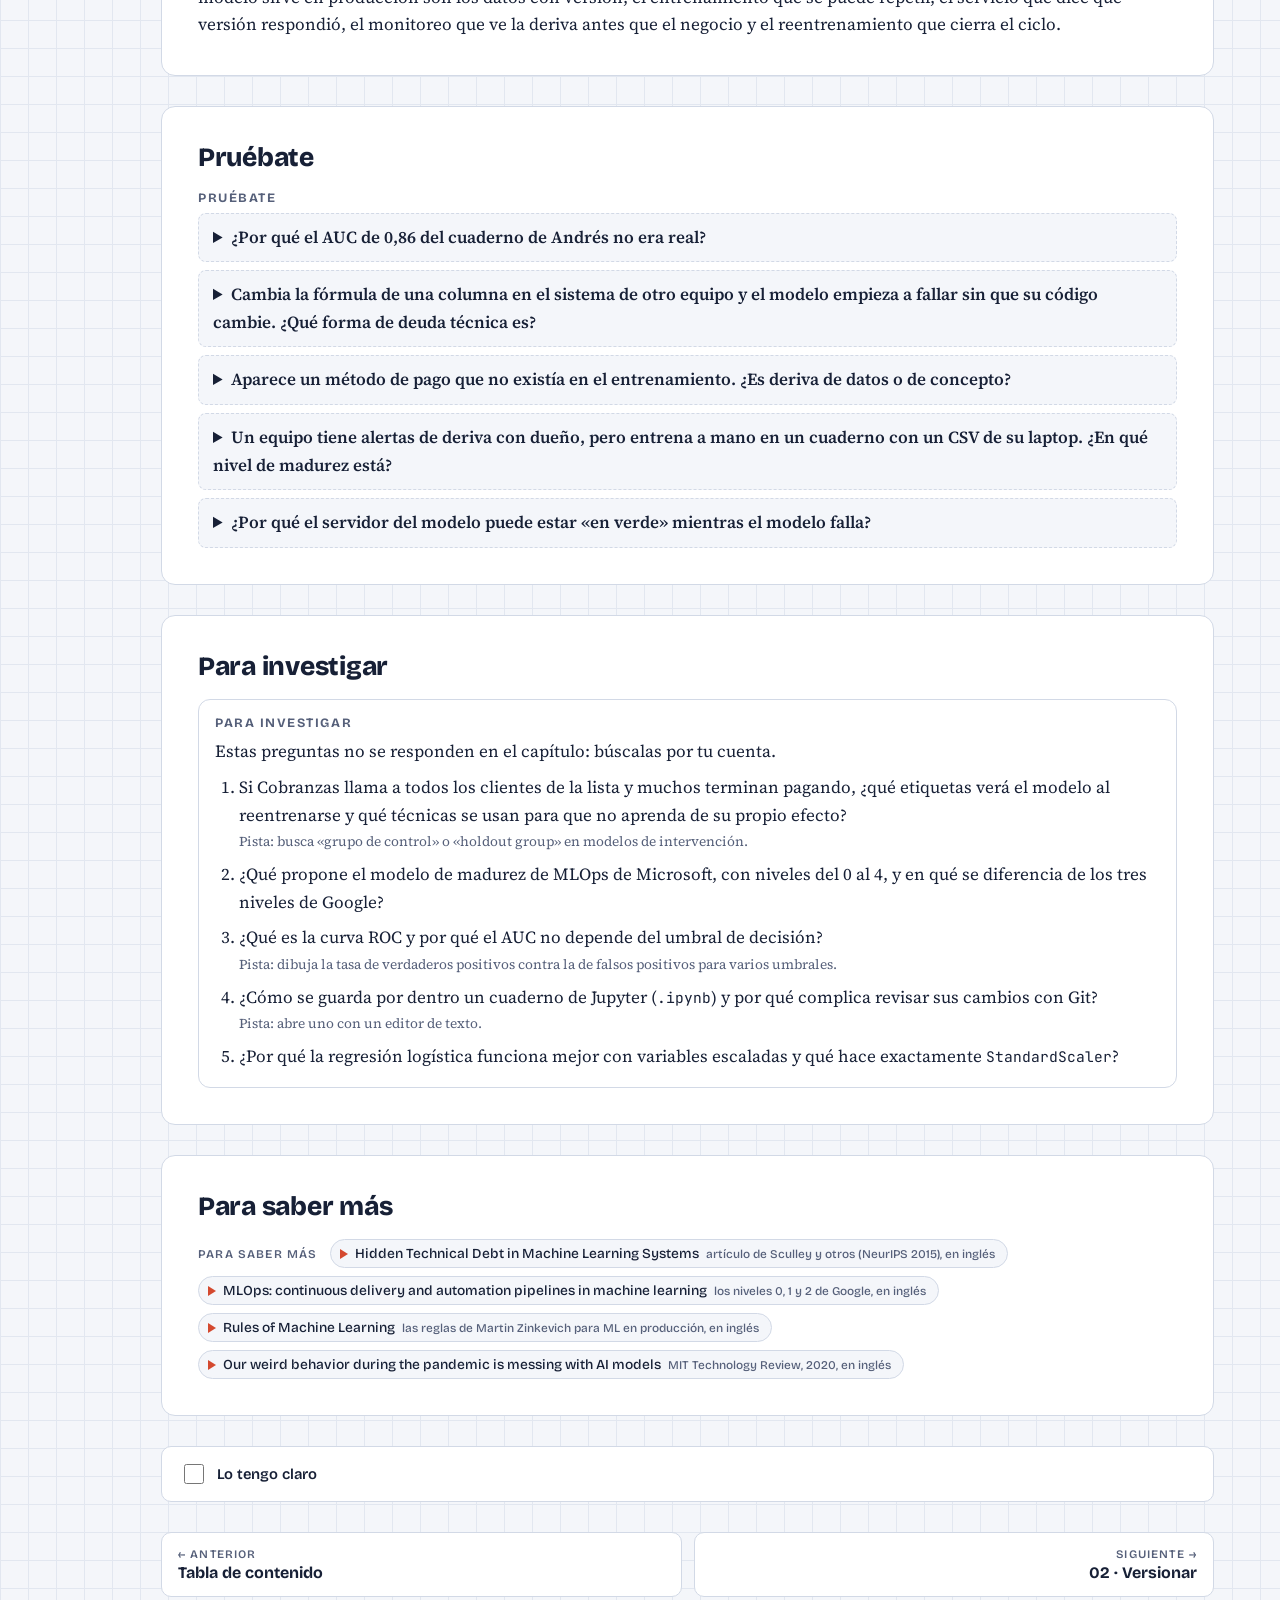
<file: 01-por-que-falla.html>
<!doctype html>
<html lang="es">
<head>
<!-- Google Tag Manager -->
<script>(function(w,d,s,l,i){w[l]=w[l]||[];w[l].push({'gtm.start':
new Date().getTime(),event:'gtm.js'});var f=d.getElementsByTagName(s)[0],
j=d.createElement(s),dl=l!='dataLayer'?'&l='+l:'';j.async=true;j.src=
'https://www.googletagmanager.com/gtm.js?id='+i+dl;f.parentNode.insertBefore(j,f);
})(window,document,'script','dataLayer','GTM-KX76XF8R');</script>
<!-- End Google Tag Manager -->
<meta charset="utf-8">
<meta name="viewport" content="width=device-width, initial-scale=1, viewport-fit=cover">
<title>Por qué falla un modelo · IA en producción (MLOps) · IA en producción (MLOps)</title>
<meta name="claude:viewport-fit-sides" content="cover">
<meta name="description" content="Lo que pasa después del cuaderno: versionar, entrenar de forma reproducible, servir, desplegar y vigilar modelos de aprendizaje automático y de lenguaje en producción.">
<link rel="preconnect" href="https://fonts.googleapis.com">
<link rel="preconnect" href="https://fonts.gstatic.com" crossorigin>
<link rel="stylesheet" href="https://fonts.googleapis.com/css2?family=Bricolage+Grotesque:opsz,wght@12..96,500;12..96,700;12..96,800&family=JetBrains+Mono:wght@400;600&family=Source+Serif+4:ital,opsz,wght@0,8..60,400;0,8..60,600;1,8..60,400;1,8..60,600&display=swap">
<link rel="stylesheet" href="assets/style.css">
</head>
<body>
<!-- Google Tag Manager (noscript) -->
<noscript><iframe src="https://www.googletagmanager.com/ns.html?id=GTM-KX76XF8R"
height="0" width="0" style="display:none;visibility:hidden"></iframe></noscript>
<!-- End Google Tag Manager (noscript) -->
<div class="wrap" data-page="por-que-falla">
<header class="topbar"><a class="brand" href="index.html">IA en <b>producción</b></a><span class="eyebrow">Curso visual e interactivo · Datos e inteligencia artificial</span><a class="al-sitio" href="https://aaramirez.github.io/">← Todos los cursos</a></header>
<div class="layout">
<nav class="toc" id="toc" aria-label="Ruta de aprendizaje"></nav>
<main>
<header class="page-head"><span class="num">CAPÍTULO 01 DE 11</span><h1>Por qué falla un modelo en producción</h1><p class="lede">Un modelo de mora con buen AUC en el cuaderno de un analista no es todavía un producto: depende de una persona, de un archivo y de que el mundo no cambie. Este capítulo recorre por qué fallan los modelos en producción, el ciclo de vida que los mantiene vivos y los niveles de madurez de un equipo, y presenta el modelo que acompaña todo el curso.</p></header>
<section><h2>Del cuaderno al servicio: lo que cambia</h2><div class="prose"><p>En una empresa de servicios por suscripción, Andrés, analista del área de Cobranzas, armó hace un año un modelo que predice qué clientes no van a pagar su próxima factura. Lo hizo en su laptop, en un <b>cuaderno</b> (<i>notebook</i>), un documento de Jupyter donde se mezclan celdas de código, tablas y gráficos. El primer resultado fue espectacular: un AUC de 0,86. La gerente de Cobranzas lo celebró y desde entonces, cada mes, Andrés corre el cuaderno, exporta una lista en Excel y la manda por correo.</p><p>Hasta que Andrés se fue de vacaciones tres semanas. Ese mes no hubo lista. Cuando volvió, la gerente le dijo otra cosa: «la lista ya no atina; llamamos a gente que paga y se nos escapan los que no». Andrés abrió el cuaderno y no pudo repetir el 0,86: el archivo de datos de aquella vez ya no existía, y las celdas habían cambiado tantas veces que no sabía en qué orden las había corrido.</p></div><div class="analogia"><b>Imagínalo así</b><p>La receta de la abuela sale perfecta cuando la cocina ella: sabe cuánto es «una pizca», qué olla calienta más y cuándo el arroz «ya está». Un restaurante no puede depender de eso. Necesita la receta escrita con cantidades, proveedores que entreguen siempre el mismo ingrediente, una cocina que funcione aunque falte un cocinero y alguien que pruebe el plato antes de que salga. El sabor puede ser idéntico; lo que cambia es todo lo que rodea la receta.</p></div><div class="prose"><p>El modelo de Andrés no estaba mal hecho. Le faltaba todo lo demás. Llevar un modelo a <b>producción</b> (<i>production</i>), el ambiente donde los resultados se usan para decidir en serio, cambia casi todo menos el modelo:</p><ul><li><b>Los datos ya no son un archivo.</b> Son tablas de facturación, del <b>CRM</b> (<i>Customer Relationship Management</i>, gestión de la relación con clientes) y de tickets que cambian cada día. Llegan columnas vacías, categorías que nadie había visto y formatos nuevos.</li><li><b>El código tiene que poder repetirse.</b> Otra persona, otra máquina u otro mes deben obtener el mismo modelo con los mismos datos.</li><li><b>Alguien tiene que correrlo</b> a la hora indicada, aunque su autor esté de vacaciones.</li><li><b>Cada predicción tiene que poder explicarse:</b> qué versión del modelo la hizo y con qué datos se entrenó esa versión.</li><li><b>Alguien tiene que mirar</b> si el modelo sigue acertando, porque ningún error salta solo.</li></ul><p>A esa disciplina se le llama <b>MLOps</b> (<i>Machine Learning Operations</i>, operaciones de aprendizaje automático): las prácticas y herramientas para versionar, entrenar de forma repetible, desplegar, vigilar y renovar modelos de <b>aprendizaje automático</b> (<i>machine learning</i>, ML). El nombre viene de DevOps, que hizo lo mismo con el software en general; los fundamentos de integración continua y contenedores están en <a href="https://aaramirez.github.io/devops/temario.html" target="_blank" rel="noopener">DevOps</a>, y cómo se entrena un modelo, en <a href="https://aaramirez.github.io/aprendizaje-estadistico/temario.html" target="_blank" rel="noopener">Aprendizaje automático</a>.</p></div><figure class="fig fig-comparacion" id="01-diagrama-1"><div class="lienzo"><svg viewBox="0 0 900 470" style="min-width:680px" role="img" aria-label="Comparación entre el modelo en el cuaderno y el modelo en producción en siete aspectos: datos, código, quién lo corre, entrada, salida, qué pasa si falla y cuánto vive">
<text x="20" y="30" class="t t-xs t-b t-m">ASPECTO</text>
<rect x="190" y="12" width="330" height="30" rx="8" class="caja" style="stroke-dasharray:5 4"/>
<text x="355" y="32" class="t t-b" text-anchor="middle">En el cuaderno de Andrés</text>
<rect x="540" y="12" width="340" height="30" rx="8" class="c-red"/>
<text x="710" y="32" class="t t-b k-red" text-anchor="middle">En producción</text>

<g>
<line x1="20" y1="56" x2="880" y2="56" class="ln" style="stroke-width:.8"/>
<text x="20" y="82" class="t t-b">Datos</text>
<text x="200" y="76" class="t" style="font-size:12px">un CSV exportado a mano,</text>
<text x="200" y="93" class="t t-m" style="font-size:12px">«clientes_sep_final2.csv»</text>
<text x="550" y="76" class="t" style="font-size:12px">tablas que cambian cada día,</text>
<text x="550" y="93" class="t t-m" style="font-size:12px">con versión y validación antes de usarlas</text>
</g>
<g>
<line x1="20" y1="108" x2="880" y2="108" class="ln" style="stroke-width:.8"/>
<text x="20" y="134" class="t t-b">Código</text>
<text x="200" y="128" class="t" style="font-size:12px">celdas corridas en un orden</text>
<text x="200" y="145" class="t t-m" style="font-size:12px">que solo recuerda su autor</text>
<text x="550" y="128" class="t" style="font-size:12px">un pipeline en Git que cualquiera corre</text>
<text x="550" y="145" class="t t-m" style="font-size:12px">y da el mismo resultado</text>
</g>
<g>
<line x1="20" y1="160" x2="880" y2="160" class="ln" style="stroke-width:.8"/>
<text x="20" y="186" class="t t-b">Quién lo corre</text>
<text x="200" y="180" class="t" style="font-size:12px">Andrés, en su laptop,</text>
<text x="200" y="197" class="t t-m" style="font-size:12px">cuando se acuerda</text>
<text x="550" y="180" class="t" style="font-size:12px">un orquestador, con calendario</text>
<text x="550" y="197" class="t t-m" style="font-size:12px">o cuando lo dispara una alerta</text>
</g>
<g>
<line x1="20" y1="212" x2="880" y2="212" class="ln" style="stroke-width:.8"/>
<text x="20" y="238" class="t t-b">Entrada</text>
<text x="200" y="232" class="t" style="font-size:12px">columnas limpias,</text>
<text x="200" y="249" class="t t-m" style="font-size:12px">ya revisadas a ojo</text>
<text x="550" y="232" class="t" style="font-size:12px">datos incompletos, categorías nuevas,</text>
<text x="550" y="249" class="t t-m" style="font-size:12px">un esquema que hay que validar</text>
</g>
<g>
<line x1="20" y1="264" x2="880" y2="264" class="ln" style="stroke-width:.8"/>
<text x="20" y="290" class="t t-b">Salida</text>
<text x="200" y="284" class="t" style="font-size:12px">un número de AUC en pantalla</text>
<text x="200" y="301" class="t t-m" style="font-size:12px">y un Excel por correo</text>
<text x="550" y="284" class="t" style="font-size:12px">150.000 predicciones al mes, cada una</text>
<text x="550" y="301" class="t t-m" style="font-size:12px">con la versión del modelo que la hizo</text>
</g>
<g>
<line x1="20" y1="316" x2="880" y2="316" class="ln" style="stroke-width:.8"/>
<text x="20" y="342" class="t t-b">Si falla</text>
<text x="200" y="336" class="t" style="font-size:12px">nadie se entera hasta que</text>
<text x="200" y="353" class="t t-m" style="font-size:12px">Cobranzas se queja</text>
<text x="550" y="336" class="t" style="font-size:12px">una alerta antes de que el negocio</text>
<text x="550" y="353" class="t t-m" style="font-size:12px">lo note, y una versión anterior a mano</text>
</g>
<g>
<line x1="20" y1="368" x2="880" y2="368" class="ln" style="stroke-width:.8"/>
<text x="20" y="394" class="t t-b">Cuánto vive</text>
<text x="200" y="388" class="t" style="font-size:12px">una tarde: el modelo</text>
<text x="200" y="405" class="t t-m" style="font-size:12px">«está listo» cuando da buen número</text>
<text x="550" y="388" class="t" style="font-size:12px">años: se vigila, se reentrena</text>
<text x="550" y="405" class="t t-m" style="font-size:12px">y algún día se retira</text>
<line x1="20" y1="420" x2="880" y2="420" class="ln" style="stroke-width:.8"/>
</g>
<text x="450" y="452" class="t t-s t-m" text-anchor="middle">El modelo (los coeficientes) puede ser exactamente el mismo en las dos columnas; lo que cambia es todo lo demás.</text>
</svg></div><figcaption><b>El mismo modelo, dos mundos.</b> Cada fila es un aspecto del trabajo; la columna de la izquierda es cómo se resuelve en el cuaderno de Andrés y la de la derecha, en producción. Lee las filas de arriba abajo: datos, código, quién lo corre, entrada, salida, qué pasa si falla y cuánto vive. La nota de abajo es la idea del capítulo: los coeficientes del modelo pueden ser idénticos en las dos columnas.</figcaption></figure></section>
<section><h2>El ciclo de vida de un modelo</h2><div class="prose"><p>Un programa común, una vez probado, hace lo mismo mientras nadie lo cambie. Un modelo no: aprendió de datos de un momento, y el mundo sigue moviéndose. Por eso un modelo no se «termina»; se mantiene vivo dando vueltas a un <b>ciclo de vida</b> (<i>model lifecycle</i>).</p></div><div class="analogia"><b>Imagínalo así</b><p>Un auto no termina cuando sale de la fábrica. Se le cambia el aceite, se revisa cada tantos kilómetros, una luz en el tablero avisa cuando algo anda mal y un día se reemplaza por uno nuevo. Fabricarlo es una etapa; mantenerlo andando es casi toda su vida.</p></div><div class="prose"><p>El ciclo tiene cinco etapas, más una que va antes de todas:</p><ul><li><b>Antes de todo, el problema.</b> Qué decisión del negocio mejora el modelo y con qué métrica se sabrá. Para Andrés: a quién llama Cobranzas antes de que venza la factura.</li><li><b>1 · Datos.</b> Recolectar, <b>versionar</b> (<i>versioning</i>: guardar cada estado con un identificador para poder volver a él), validar que tengan la forma esperada y calcular las <b>variables</b> (<i>features</i>), las columnas que el modelo usa para predecir.</li><li><b>2 · Entrenar y evaluar.</b> Probar alternativas, anotar cada <b>experimento</b> (<i>experiment</i>) con sus parámetros y métricas, y guardar el modelo elegido en un <b>registro de modelos</b> (<i>model registry</i>).</li><li><b>3 · Servir y desplegar.</b> Poner el modelo a responder, <b>por lotes</b> (<i>batch</i>, muchas predicciones de una vez) o <b>en línea</b> (<i>online</i>, una a una por una API), y cambiar de versión sin poner en riesgo el negocio.</li><li><b>4 · Monitorear.</b> Vigilar no solo que el servicio responda, sino que el modelo siga acertando.</li><li><b>5 · Reentrenar y gobernar.</b> Cuando el modelo se degrada, entrenar uno nuevo con datos recientes, compararlo con el actual, aprobarlo y retirar el viejo. Y vuelta a los datos.</li></ul></div><figure class="fig fig-esquema" id="01-diagrama-2"><div class="lienzo"><svg viewBox="0 0 900 560" style="min-width:700px" role="img" aria-label="El ciclo de vida de un modelo: del problema de negocio a los datos, el entrenamiento, el servicio y el despliegue, el monitoreo y el reentrenamiento, que vuelve a los datos; cada etapa con su color y los capítulos del curso que la tratan">
<defs>
<marker id="c1d2-m" viewBox="0 0 10 10" refX="9" refY="5" markerWidth="7" markerHeight="7" orient="auto-start-reverse"><path d="M0 0L10 5L0 10z" class="fl-muted"/></marker>
</defs>

<rect x="20" y="190" width="150" height="110" rx="12" class="d-sis"/>
<text x="34" y="212" class="t t-xs t-b k-sis">ANTES DE TODO</text>
<text x="34" y="234" class="t t-b">Problema</text>
<text x="34" y="252" class="t t-s">qué decisión mejora</text>
<text x="34" y="267" class="t t-s">y con qué métrica</text>
<text x="34" y="289" class="t t-s t-b k-sis">Cap. 01</text>

<rect x="200" y="40" width="210" height="112" rx="12" class="c-fis"/>
<text x="214" y="62" class="t t-xs t-b k-fis">1 · DATOS</text>
<text x="214" y="84" class="t t-b">Recolectar y preparar</text>
<text x="214" y="102" class="t t-s">versionar, validar el esquema,</text>
<text x="214" y="117" class="t t-s">calcular las variables</text>
<text x="214" y="140" class="t t-s t-b k-fis">Cap. 02 · 03 · 04</text>

<rect x="470" y="40" width="210" height="112" rx="12" class="c-enl"/>
<text x="484" y="62" class="t t-xs t-b k-enl">2 · ENTRENAR</text>
<text x="484" y="84" class="t t-b">Entrenar y evaluar</text>
<text x="484" y="102" class="t t-s">experimentos, pipeline,</text>
<text x="484" y="117" class="t t-s">registro de modelos</text>
<text x="484" y="140" class="t t-s t-b k-enl">Cap. 02 · 03</text>

<rect x="680" y="190" width="200" height="112" rx="12" class="c-red"/>
<text x="694" y="212" class="t t-xs t-b k-red">3 · SERVIR Y DESPLEGAR</text>
<text x="694" y="234" class="t t-b">Poner a responder</text>
<text x="694" y="252" class="t t-s">lotes, API, borde;</text>
<text x="694" y="267" class="t t-s">sombra, canario, A/B</text>
<text x="694" y="290" class="t t-s t-b k-red">Cap. 05 · 06</text>

<rect x="470" y="340" width="210" height="112" rx="12" class="c-tra"/>
<text x="484" y="362" class="t t-xs t-b k-tra">4 · MONITOREAR</text>
<text x="484" y="384" class="t t-b">Vigilar el modelo</text>
<text x="484" y="402" class="t t-s">deriva de datos y de concepto,</text>
<text x="484" y="417" class="t t-s">alertas que sirven</text>
<text x="484" y="440" class="t t-s t-b k-tra">Cap. 07</text>

<rect x="200" y="340" width="210" height="112" rx="12" class="c-apl"/>
<text x="214" y="362" class="t t-xs t-b k-apl">5 · REENTRENAR Y GOBERNAR</text>
<text x="214" y="384" class="t t-b">Renovar con control</text>
<text x="214" y="402" class="t t-s">campeón contra retador,</text>
<text x="214" y="417" class="t t-s">aprobar, auditar, retirar</text>
<text x="214" y="440" class="t t-s t-b k-apl">Cap. 08</text>

<path d="M95 190V96H196" class="ln" marker-end="url(#c1d2-m)"/>
<path d="M410 96H466" class="ln" marker-end="url(#c1d2-m)"/>
<path d="M680 96H780V186" class="ln" marker-end="url(#c1d2-m)"/>
<path d="M780 302V396H684" class="ln" marker-end="url(#c1d2-m)"/>
<path d="M470 396H414" class="ln" marker-end="url(#c1d2-m)"/>
<path d="M305 340V156" class="ln" marker-end="url(#c1d2-m)"/>
<text x="313" y="250" class="t t-s t-m">datos nuevos</text>

<text x="545" y="230" class="t t-b" text-anchor="middle">Cada vuelta del ciclo</text>
<text x="545" y="250" class="t t-m" text-anchor="middle" style="font-size:12px">es una versión nueva del modelo:</text>
<text x="545" y="267" class="t t-m" text-anchor="middle" style="font-size:12px">v1, v2, v3… y nunca «la última»</text>

<rect x="20" y="478" width="860" height="66" rx="10" class="caja" style="stroke-width:2;stroke-dasharray:5 4"/>
<text x="34" y="500" class="t t-xs t-b t-m">EN TODO EL CICLO</text>
<text x="34" y="524" class="t" style="font-size:12px">LLMOps: lo que cambia con un modelo de lenguaje (09) · Prompts para producción (10) · La plataforma y el proyecto integrador (11)</text>
</svg></div><figcaption><b>El ciclo de vida y los capítulos del curso.</b> Empieza a la izquierda, en el problema de negocio, y sigue las flechas: datos, entrenamiento, servicio y despliegue, monitoreo, reentrenamiento y de nuevo datos. Cada etapa tiene un color que se repite en todas las figuras y laboratorios del curso: ámbar para los datos, verde para entrenar, azul para servir y desplegar, morado para monitorear y rosa para reentrenar y gobernar. Abajo de cada etapa, los capítulos que la tratan. La franja punteada son los capítulos que cruzan todo el ciclo: modelos de lenguaje, prompts y plataforma.</figcaption></figure></section>
<section><h2>La deuda técnica oculta de los sistemas de aprendizaje automático</h2><div class="prose"><p>En 2015, un grupo de ingenieros de Google publicó un artículo que se volvió clásico: «<i>Hidden Technical Debt in Machine Learning Systems</i>» (la deuda técnica oculta de los sistemas de aprendizaje automático). Su figura más citada muestra un sistema de ML real como un mosaico de piezas grandes, con el código del modelo como un recuadro pequeño en el medio.</p><p><b>Deuda técnica</b> (<i>technical debt</i>) es el costo futuro de un atajo de hoy. Como una deuda de dinero, cobra intereses: cada mes que el atajo sigue ahí, cambiar algo cuesta más. El artículo dice que los sistemas de ML acumulan deuda más rápido que el software común, porque a la deuda del código le suman la de los datos.</p></div><div class="analogia"><b>Imagínalo así</b><p>La punta de un iceberg es lo que se ve desde el barco; el resto, siete veces más grande, está bajo el agua. El cuaderno de Andrés es la punta. Lo que hunde el barco es lo que no se ve: de dónde salen los datos, quién los revisa, quién corre el modelo y quién se entera cuando se equivoca.</p></div><div class="prose"><p>Algunas formas de esa deuda aparecen en el modelo de mora:</p><ul><li><b>Pegamento</b> (<i>glue code</i>): el código que exporta de facturación, junta con el CRM, limpia y da formato suele ser diez veces más largo que el del modelo, y nadie lo prueba.</li><li><b>Dependencias de datos inestables:</b> el modelo usa una columna que otro equipo calcula. Si ese equipo cambia la fórmula, el modelo se degrada sin que ningún código suyo haya cambiado.</li><li><b>Configuración dispersa:</b> el umbral, las rutas, la lista de variables y las fechas de corte viven en celdas, en correos y en la cabeza de Andrés.</li><li><b>Bucles de retroalimentación</b> (<i>feedback loops</i>): las predicciones cambian el mundo que el modelo mide. El artículo describe varias formas de este problema; el capítulo 08 vuelve sobre él.</li></ul></div><figure class="fig fig-arquitectura" id="01-diagrama-3"><div class="lienzo"><svg viewBox="0 0 900 450" style="min-width:680px" role="img" aria-label="Mosaico de un sistema de aprendizaje automático en producción: el código del modelo es un recuadro pequeño en el centro, rodeado de piezas mucho más grandes: configuración, recolección, extracción y verificación de datos, recursos de cómputo, gestión de procesos, infraestructura de servicio, herramientas de análisis y monitoreo">
<rect x="20" y="20" width="250" height="120" rx="10" class="caja" style="stroke-width:1.6"/>
<text x="36" y="48" class="t t-b">Configuración</text>
<text x="36" y="68" class="t t-s t-m">umbral, rutas, versiones,</text>
<text x="36" y="83" class="t t-s t-m">parámetros de cada ambiente</text>

<rect x="280" y="20" width="330" height="120" rx="10" class="c-fis"/>
<text x="296" y="48" class="t t-b">Recolección de datos</text>
<text x="296" y="68" class="t t-s">exportar de facturación, del CRM</text>
<text x="296" y="83" class="t t-s">y del sistema de tickets</text>

<rect x="620" y="20" width="260" height="120" rx="10" class="c-fis"/>
<text x="636" y="48" class="t t-b">Extracción de variables</text>
<text x="636" y="68" class="t t-s">días de atraso, facturas tarde,</text>
<text x="636" y="83" class="t t-s">reclamos de 90 días</text>

<rect x="20" y="150" width="250" height="120" rx="10" class="c-fis"/>
<text x="36" y="178" class="t t-b">Verificación de datos</text>
<text x="36" y="198" class="t t-s">esquema, nulos, rangos,</text>
<text x="36" y="213" class="t t-s">categorías que no existían</text>

<rect x="383" y="186" width="124" height="48" rx="6" class="caja s-warm" style="stroke-width:2.4"/>
<text x="445" y="207" class="t t-b" text-anchor="middle" style="font-size:12px">Código</text>
<text x="445" y="223" class="t t-b" text-anchor="middle" style="font-size:12px">del modelo</text>
<text x="445" y="256" class="t t-s t-m" text-anchor="middle">lo que hay en el cuaderno</text>

<rect x="620" y="150" width="260" height="120" rx="10" class="c-enl"/>
<text x="636" y="178" class="t t-b">Recursos de cómputo</text>
<text x="636" y="198" class="t t-s">dónde y con qué se entrena,</text>
<text x="636" y="213" class="t t-s">cuánto cuesta cada corrida</text>

<rect x="20" y="280" width="200" height="120" rx="10" class="c-tra"/>
<text x="36" y="308" class="t t-b">Herramientas</text>
<text x="36" y="325" class="t t-b">de análisis</text>
<text x="36" y="345" class="t t-s">¿por qué bajó la métrica?</text>

<rect x="230" y="280" width="200" height="120" rx="10" class="c-red"/>
<text x="246" y="308" class="t t-b">Gestión de procesos</text>
<text x="246" y="328" class="t t-s">quién corre qué, cuándo</text>
<text x="246" y="343" class="t t-s">y qué pasa si falla</text>

<rect x="440" y="280" width="240" height="120" rx="10" class="c-red"/>
<text x="456" y="308" class="t t-b">Infraestructura de servicio</text>
<text x="456" y="328" class="t t-s">lotes y API, con la versión</text>
<text x="456" y="343" class="t t-s">del modelo en cada respuesta</text>

<rect x="690" y="280" width="190" height="120" rx="10" class="c-tra"/>
<text x="706" y="308" class="t t-b">Monitoreo</text>
<text x="706" y="328" class="t t-s">deriva, desempeño</text>
<text x="706" y="343" class="t t-s">y alertas</text>

<text x="450" y="432" class="t t-s t-m" text-anchor="middle">Idea de Sculley y otros, «Hidden Technical Debt in Machine Learning Systems» (NeurIPS 2015), redibujada con el modelo de mora.</text>
</svg></div><figcaption><b>El modelo es la parte pequeña del sistema.</b> El recuadro con borde rojo en el centro es el código del modelo: lo que hay en el cuaderno. Alrededor, con el color de su etapa, las piezas que hacen falta para que funcione en producción: recolección, extracción y verificación de datos (ámbar), recursos de cómputo (verde), gestión de procesos e infraestructura de servicio (azul), herramientas de análisis y monitoreo (morado), y la configuración (gris). El tamaño de cada pieza sugiere el trabajo que pide, no una medida exacta.</figcaption></figure></section>
<section><h2>Fallas típicas: diferencias entre entrenamiento y servicio, deriva y fuga de datos</h2><div class="prose"><p>Las fallas de un modelo en producción tienen nombres, y conviene conocerlos porque cada uno se ataca con una herramienta distinta. Tres aparecen una y otra vez.</p><p><b>La diferencia entre entrenamiento y servicio</b> (<i>training-serving skew</i>) ocurre cuando una variable se calcula de una forma para entrenar y de otra para predecir. En el cuaderno, <code>dias_atraso_prom_6m</code> es el promedio de días de atraso de los últimos seis pagos hechos. Cuando un ingeniero la reescribe para el servicio, usa seis meses de calendario y cuenta como cero la factura que todavía no vence. El nombre es el mismo, el número no: el mismo cliente parece más puntual en producción y el modelo lo deja fuera de la lista. Nada da error. El capítulo 04, con los <i>feature stores</i>, ataca justo esto.</p><p><b>La deriva</b> (<i>drift</i>) es que el mundo cambie después del entrenamiento. Tiene dos formas:</p><ul><li><b>Deriva de datos</b> (<i>data drift</i>): cambian las entradas. Aparece un método de pago nuevo, la billetera móvil, que el modelo nunca vio; sube la tarifa y todos los precios se mueven.</li><li><b>Deriva de concepto</b> (<i>concept drift</i>): cambia la relación entre las entradas y el resultado. Después de un alza de tarifas, clientes que siempre pagaron a tiempo empiezan a atrasarse; el historial, que era la mejor pista, ya no anuncia la mora como antes.</li></ul></div><div class="analogia"><b>Imagínalo así</b><p>Un mapa de la ciudad impreso hace cinco años sigue siendo exacto en casi todo. Pero abrieron una avenida nueva (deriva de datos: aparece algo que el mapa no tiene) y una calle que antes era de doble sentido ahora es de uno (deriva de concepto: el mismo camino ya no lleva al mismo lugar). El mapa no se rompió; el mundo cambió debajo de él.</p></div><div class="prose"><p><b>La fuga de datos</b> (<i>data leakage</i>) es entrenar con información que no va a existir en el momento de predecir. Es la falla más traicionera porque produce los mejores números. El cuaderno de Andrés usaba la columna <code>gestion_cobranza</code>, que marca si Cobranzas ya llamó al cliente por esa factura. Esa llamada ocurre después del vencimiento, casi siempre porque el cliente no pagó. Es una pista que viene del futuro: el modelo la aprovecha, el AUC sube a 0,86 y el día en que de verdad hay que predecir, cuando la factura recién sale, la columna vale cero para todos.</p></div><figure class="fig fig-esquema" id="01-diagrama-4"><div class="lienzo"><svg viewBox="0 0 900 430" style="min-width:760px" role="img" aria-label="Tres fallas típicas en tres paneles: la misma variable calculada distinto en el entrenamiento y en el servicio; la deriva, con un método de pago nuevo que crece del mes 0 al mes 12; y la fuga de datos, con una variable que se registra después del momento de predecir">
<defs>
<marker id="c1d4-m" viewBox="0 0 10 10" refX="9" refY="5" markerWidth="7" markerHeight="7" orient="auto-start-reverse"><path d="M0 0L10 5L0 10z" class="fl-muted"/></marker>
<marker id="c1d4-w" viewBox="0 0 10 10" refX="9" refY="5" markerWidth="7" markerHeight="7" orient="auto-start-reverse"><path d="M0 0L10 5L0 10z" class="k-warm"/></marker>
</defs>

<rect x="10" y="10" width="282" height="410" rx="12" class="caja"/>
<text x="24" y="34" class="t t-xs t-b t-m">1 · ENTRENAMIENTO ≠ SERVICIO</text>
<text x="24" y="54" class="t t-b" style="font-size:12px">Misma variable, otra receta</text>
<rect x="24" y="72" width="254" height="96" rx="8" class="c-enl"/>
<text x="36" y="92" class="t t-xs t-b k-enl">EN EL CUADERNO</text>
<text x="36" y="110" class="t t-s t-mono">dias_atraso_prom_6m</text>
<text x="36" y="127" class="t t-s">promedio de los últimos 6 pagos</text>
<text x="36" y="142" class="t t-s">hechos, en días de atraso</text>
<text x="266" y="158" class="t t-b k-enl" text-anchor="end">12,4</text>
<rect x="24" y="184" width="254" height="96" rx="8" class="c-red"/>
<text x="36" y="204" class="t t-xs t-b k-red">EN EL SERVICIO</text>
<text x="36" y="222" class="t t-s t-mono">dias_atraso_prom_6m</text>
<text x="36" y="239" class="t t-s">6 meses de calendario; la factura</text>
<text x="36" y="254" class="t t-s">sin vencer cuenta como 0 días</text>
<text x="266" y="270" class="t t-b k-red" text-anchor="end">7,1</text>
<text x="24" y="310" class="t t-s">El mismo cliente parece más</text>
<text x="24" y="326" class="t t-s">puntual en producción, y el modelo</text>
<text x="24" y="342" class="t t-s">lo deja fuera de la lista.</text>
<text x="24" y="372" class="t t-s t-m">En inglés: training-serving skew.</text>
<text x="24" y="388" class="t t-s t-m">Se ataca en el capítulo 04.</text>

<rect x="306" y="10" width="282" height="410" rx="12" class="caja"/>
<text x="320" y="34" class="t t-xs t-b t-m">2 · DERIVA</text>
<text x="320" y="54" class="t t-b" style="font-size:12px">El mundo cambia; el modelo no</text>
<text x="320" y="84" class="t t-s t-m">Método de pago de los clientes</text>
<text x="320" y="110" class="t t-s">mes 0</text>
<rect x="370" y="98" width="140" height="18" class="caja"/>
<rect x="510" y="98" width="60" height="18" class="d-inet"/>
<text x="320" y="142" class="t t-s">mes 6</text>
<rect x="370" y="130" width="140" height="18" class="caja"/>
<rect x="510" y="130" width="36" height="18" class="d-inet"/>
<rect x="546" y="130" width="24" height="18" class="k-warm" style="opacity:.75"/>
<text x="320" y="174" class="t t-s">mes 12</text>
<rect x="370" y="162" width="140" height="18" class="caja"/>
<rect x="510" y="162" width="10" height="18" class="d-inet"/>
<rect x="520" y="162" width="50" height="18" class="k-warm" style="opacity:.75"/>
<rect x="320" y="194" width="12" height="12" class="caja"/>
<text x="338" y="204" class="t t-s">débito, tarjeta, transf.</text>
<rect x="320" y="212" width="12" height="12" class="d-inet"/>
<text x="338" y="222" class="t t-s">efectivo</text>
<rect x="430" y="212" width="12" height="12" class="k-warm" style="opacity:.75"/>
<text x="448" y="222" class="t t-s">billetera (nuevo)</text>
<line x1="320" y1="242" x2="574" y2="242" class="ln" style="stroke-width:.6"/>
<text x="320" y="266" class="t t-s"><tspan class="t-b">De datos:</tspan> llegan valores que el</text>
<text x="320" y="282" class="t t-s">modelo nunca vio en el entrenamiento.</text>
<text x="320" y="310" class="t t-s"><tspan class="t-b">De concepto:</tspan> el mismo historial ya</text>
<text x="320" y="326" class="t t-s">no anuncia la misma mora (tras un</text>
<text x="320" y="342" class="t t-s">alza de tarifas paga tarde quien nunca).</text>
<text x="320" y="372" class="t t-s t-m">En inglés: data drift, concept drift.</text>
<text x="320" y="388" class="t t-s t-m">Se vigila en el capítulo 07.</text>

<rect x="602" y="10" width="288" height="410" rx="12" class="caja"/>
<text x="616" y="34" class="t t-xs t-b t-m">3 · FUGA DE DATOS</text>
<text x="616" y="54" class="t t-b" style="font-size:12px">Una pista que viene del futuro</text>
<line x1="636" y1="80" x2="636" y2="300" class="ln" style="stroke-width:2"/>
<circle cx="636" cy="92" r="5" class="caja s-warm" style="stroke-width:2"/>
<text x="650" y="90" class="t t-s t-b">Día 0 · emisión de la factura</text>
<text x="650" y="105" class="t t-s">aquí se predice: la lista sale hoy</text>
<circle cx="636" cy="150" r="5" class="caja"/>
<text x="650" y="148" class="t t-s t-b">Día 15 · vencimiento</text>
<circle cx="636" cy="206" r="5" class="caja"/>
<text x="650" y="204" class="t t-s t-b">Día 20 · Cobranzas llama</text>
<text x="650" y="219" class="t t-s t-mono">gestion_cobranza = 1</text>
<circle cx="636" cy="270" r="5" class="caja"/>
<text x="650" y="268" class="t t-s t-b">Día 45 · ¿pagó?</text>
<text x="650" y="283" class="t t-s t-mono">mora_30d = 0 o 1</text>
<path d="M786 214C874 200 874 112 852 100" class="ln s-warm" style="stroke-dasharray:4 3" marker-end="url(#c1d4-w)"/>
<text x="616" y="326" class="t t-s">El cuaderno usó gestion_cobranza</text>
<text x="616" y="342" class="t t-s">para predecir: el día 0 todavía</text>
<text x="616" y="358" class="t t-s">no existe. AUC 0,86 de mentira.</text>
<text x="616" y="388" class="t t-s t-m">En inglés: data leakage.</text>
</svg></div><figcaption><b>Tres fallas típicas.</b> El panel de la izquierda muestra la misma variable calculada con dos recetas, con dos números distintos para el mismo cliente. El del centro muestra la deriva: tres barras con los métodos de pago del mes 0, del 6 y del 12, donde la billetera (en rojo) crece y el efectivo se achica, y debajo las dos formas de deriva. El de la derecha es la vida de una factura, de arriba abajo: el día 0 se predice, el día 15 vence, el día 20 llama Cobranzas y el día 45 se sabe si hubo mora. La flecha punteada señala la fuga: un dato del día 20 usado para predecir el día 0.</figcaption></figure><div class="prose"><p>El laboratorio pone a andar el modelo honesto, sin la columna con fuga, durante un año de producción. El modelo se entrena en tu navegador con los clientes del mes 0, con las mismas reglas que el script de la práctica del final del capítulo.</p></div><div class="lab" id="01-lab-1"><div class="lab-title"><span class="tag">Laboratorio</span><h3>El modelo que se degrada con el tiempo</h3></div><p class="hint">Avanza los meses de producción y mira el AUC del modelo y la mora real frente a la que espera. Apaga y prende los tres cambios del mundo para ver cuál pesa más. Fíjate en la tarjeta del servidor: nunca cambia de color.</p><style>
[id="01-lab-1"] .c1l1-causas{display:grid;grid-template-columns:repeat(auto-fill,minmax(min(100%,220px),1fr));gap:6px 14px}
[id="01-lab-1"] .c1l1-causas label{display:grid;grid-template-columns:18px 1fr;gap:6px;align-items:start;font:500 .86rem/1.35 var(--f-display);color:var(--ink);cursor:pointer}
[id="01-lab-1"] .c1l1-causas small{display:block;color:var(--muted);font-size:.76rem}
[id="01-lab-1"] .c1l1-kpis{display:grid;grid-template-columns:repeat(auto-fill,minmax(min(100%,120px),1fr));gap:8px}
[id="01-lab-1"] .c1l1-k{border:1px solid var(--line);border-radius:10px;padding:8px 10px;background:var(--paper)}
[id="01-lab-1"] .c1l1-k span{display:block;font:600 .74rem var(--f-display);color:var(--muted)}
[id="01-lab-1"] .c1l1-k output{font:700 1.25rem var(--f-mono);color:var(--ink)}
[id="01-lab-1"] .c1l1-k.mal{border-color:var(--warm);background:var(--warm-soft)}
[id="01-lab-1"] .c1l1-k.bien{border-color:var(--good);background:var(--good-soft)}
[id="01-lab-1"] .c1l1-tit{font:600 .8rem var(--f-display);color:var(--muted);margin-bottom:-6px}
</style>
<div class="ctls">
  <label class="ctl">Meses en producción <output id="c1l1-m-o"></output>
    <input id="c1l1-m" type="range" min="0" max="12" step="1" value="0"></label>
</div>
<div class="c1l1-causas" role="group" aria-label="Cambios en el mundo">
  <label><input type="checkbox" id="c1l1-bil" checked><span>Método de pago nuevo<small>desde el mes 4 crece la billetera móvil</small></span></label>
  <label><input type="checkbox" id="c1l1-con" checked><span>Cambia la relación<small>desde el mes 6 el historial anuncia menos la mora</small></span></label>
  <label><input type="checkbox" id="c1l1-alz" checked><span>Alza de tarifas del 15 %<small>desde el mes 7 todos los planes cuestan más</small></span></label>
</div>
<div class="c1l1-kpis">
  <div class="c1l1-k bien" id="c1l1-ksrv"><span>Lo que ve el servidor</span><output id="c1l1-k0">200 OK</output></div>
  <div class="c1l1-k" id="c1l1-kauc"><span>AUC del mes</span><output id="c1l1-k1"></output></div>
  <div class="c1l1-k"><span>Mora real / esperada</span><output id="c1l1-k2"></output></div>
  <div class="c1l1-k"><span>Morosos que la lista avisa</span><output id="c1l1-k3"></output></div>
</div>
<p class="c1l1-tit">AUC mes a mes (la línea punteada es el mínimo aceptado, 0,75)</p>
<canvas id="c1l1-c1" role="img" aria-label="AUC del modelo de mora en cada mes de producción, con la línea del mínimo aceptado"></canvas>
<p class="c1l1-tit">Tasa de mora real frente a la que espera el modelo</p>
<canvas id="c1l1-c2" role="img" aria-label="Tasa de mora real y tasa que espera el modelo, mes a mes"></canvas>
<div class="legend"><span><i style="background:var(--accent)"></i>modelo (AUC y mora esperada)</span><span><i style="background:var(--warm)"></i>mora real</span><span><i style="background:var(--muted)"></i>meses que aún no pasan</span></div>
<div class="readout texto" id="c1l1-out" aria-live="polite"></div></div><div class="prose"><p>Con todo prendido, el AUC se mantiene cerca de 0,80 durante cinco meses y cae por debajo de 0,75 cuando cambia la relación entre historial y mora, en el mes 6. Con el alza de tarifas, la mora real sube y el modelo sigue esperando la de siempre. Y la tarjeta del servidor sigue en verde: el servicio responde, el modelo se equivoca. Eso es lo que el capítulo 07 aprende a vigilar.</p></div><div class="caso"><b>Un caso real</b><p><b>La pandemia que desajustó los modelos.</b> En marzo y abril de 2020, en pocas semanas, la gente cambió lo que compraba, cómo pagaba y desde dónde trabajaba. Equipos de comercio electrónico, de detección de fraude y de pronóstico de inventarios contaron públicamente que sus modelos, entrenados con años de historia, empezaron a recomendar productos agotados, a marcar como fraude compras legítimas y a pronosticar mal la demanda. Los que tenían monitoreo vieron la caída en días y pasaron a decisiones manuales o a reentrenar con datos recientes; los que no, se enteraron por las quejas. Lo que enseña es que la deriva no avisa: un modelo se puede degradar mucho más rápido que el ciclo con que un equipo lo revisa.</p></div></section>
<section><h2>Los niveles de madurez de MLOps: manual, pipelines automáticos y CI/CD de modelos</h2><div class="prose"><p>No todos los equipos necesitan la misma maquinaria. Para ubicarse, Google propuso tres <b>niveles de madurez</b> (<i>maturity levels</i>) que hoy se usan como referencia en toda la industria:</p><div class="tbl"><table><thead><tr><th>Nivel</th><th>Cómo se entrena</th><th>Cómo llega a producción</th><th>Quién se entera de una falla</th></tr></thead><tbody><tr><td><b>0 · Manual</b></td><td>A mano, en un cuaderno, cuando alguien decide</td><td>Alguien copia un archivo del modelo</td><td>Nadie, hasta que el negocio se queja</td></tr><tr><td><b>1 · Pipeline automático</b></td><td>Un <b>pipeline</b> (<i>ML pipeline</i>, cadena automática de pasos: datos, validación, entrenamiento, evaluación y registro) que corre solo por calendario o por alerta</td><td>El pipeline deja un modelo registrado; el despliegue del pipeline mismo todavía es manual</td><td>Alertas sobre el modelo que disparan el reentrenamiento</td></tr><tr><td><b>2 · CI/CD de modelos</b></td><td>Igual que el nivel 1</td><td>El código del pipeline pasa por <b>CI/CD</b> (<i>continuous integration / continuous delivery</i>, integración y entrega continuas): pruebas automáticas, registro y aprobación antes de llegar a producción</td><td>Lo mismo, con todo el ciclo automatizado y auditado</td></tr></tbody></table></div></div><div class="analogia"><b>Imagínalo así</b><p>Hacer pan tiene niveles. Al principio, una persona amasa y hornea a mano cada vez que hay hambre. Después, una máquina de pan hace la masa sola a las seis de la mañana con la receta cargada: eso es un pipeline. Al final, una panadería industrial prueba cada cambio de receta en un lote chico antes de pasarlo a la línea de producción: eso es CI/CD de la receta, no solo del pan.</p></div><div class="prose"><p>Dos aclaraciones. Primero, el nivel 2 no es la meta de todos: un modelo que se usa una vez por trimestre puede vivir feliz en el nivel 1. Segundo, el nivel lo marca el eslabón más débil. Un equipo con un tablero de monitoreo precioso, pero sin datos versionados ni un pipeline que entrene solo, sigue en el nivel 0: verá caer el modelo y no tendrá cómo reaccionar a tiempo. Microsoft y otros proveedores publican escalas con más peldaños, pero la idea es la misma.</p></div><div class="lab" id="01-lab-2"><div class="lab-title"><span class="tag">Laboratorio</span><h3>Ubica a un equipo en los niveles de madurez</h3></div><p class="hint">Elige, para cada aspecto, cómo trabaja hoy un equipo, o carga uno de los perfiles de ejemplo. Las barras muestran cada aspecto con el color de su etapa, las tarjetas marcan el nivel alcanzado y la lectura dice qué falta para el siguiente.</p><style>
[id="01-lab-2"] .c1l2-dims{display:grid;grid-template-columns:repeat(auto-fill,minmax(min(100%,250px),1fr));gap:10px 14px}
[id="01-lab-2"] .c1l2-dims label{display:grid;gap:4px;font:600 .82rem var(--f-display);color:var(--muted);border-left:4px solid var(--line);padding-left:8px}
[id="01-lab-2"] .c1l2-barras{display:grid;gap:5px}
[id="01-lab-2"] .c1l2-fila{display:grid;grid-template-columns:minmax(0,9.5rem) 1fr;gap:8px;align-items:center;font:500 .8rem var(--f-display);color:var(--ink)}
[id="01-lab-2"] .c1l2-pista{display:grid;grid-template-columns:repeat(3,1fr);gap:3px;height:16px}
[id="01-lab-2"] .c1l2-pista i{display:block;border-radius:3px;background:var(--grid)}
[id="01-lab-2"] .c1l2-niveles{display:grid;grid-template-columns:repeat(auto-fill,minmax(min(100%,180px),1fr));gap:8px}
[id="01-lab-2"] .c1l2-n{border:1px solid var(--line);border-radius:10px;padding:8px 10px;background:var(--paper);font:500 .8rem/1.35 var(--f-display);color:var(--muted)}
[id="01-lab-2"] .c1l2-n b{display:block;font:700 .95rem var(--f-display);color:var(--ink)}
[id="01-lab-2"] .c1l2-n.si{border-color:var(--good);background:var(--good-soft)}
[id="01-lab-2"] .c1l2-n.aqui{border-width:2px;border-color:var(--accent);background:var(--accent-soft)}
</style>
<div class="btns" role="group" aria-label="Perfiles de ejemplo">
  <button type="button" data-p="0,0,0,0,0,0,0,0" aria-pressed="true">Andrés y su cuaderno</button>
  <button type="button" data-p="0,0,1,0,0,1,2,0" aria-pressed="false">Un tablero bonito</button>
  <button type="button" data-p="2,2,2,1,1,1,1,1" aria-pressed="false">Pipeline sin CI/CD</button>
  <button type="button" data-p="2,2,2,2,2,2,2,2" aria-pressed="false">Plataforma madura</button>
</div>
<div class="c1l2-dims" id="c1l2-dims"></div>
<div class="c1l2-barras" id="c1l2-barras" aria-hidden="true"></div>
<div class="c1l2-niveles" id="c1l2-niveles"></div>
<div class="readout texto" id="c1l2-out" aria-live="polite"></div></div></section>
<section><h2>El modelo de mora que recorre el curso</h2><div class="prose"><p>Para que cada herramienta tenga un ejemplo concreto, el curso lleva a producción un solo modelo, de principio a fin. La empresa es la misma de <a href="https://aaramirez.github.io/adopcion-de-ia/temario.html" target="_blank" rel="noopener">IA en la empresa</a> y de <a href="https://aaramirez.github.io/aplicaciones-con-ia/temario.html" target="_blank" rel="noopener">Aplicaciones con IA</a>: una <b>empresa de servicios ficticia</b> que vende un servicio por suscripción a hogares y pequeños negocios, con 800 empleados y 150.000 clientes. Entre los pilotos sueltos de su punto de partida había uno que aquí importa: un modelo de predicción de mora que vivía en el computador de un analista. Es el de Andrés. Todos los datos del curso son inventados.</p><p>El problema de negocio es concreto. Cada mes, el día que se emiten las facturas, Cobranzas quiere una <b>lista de gestión preventiva</b>: los clientes con más riesgo de caer en mora, para recordarles el pago y ofrecerles un acuerdo antes de que venza la factura. La mora importa por sí misma y porque termina en corte, y el corte termina muchas veces en <b>abandono involuntario</b> (<i>involuntary churn</i>): el cliente que se pierde no porque quiera irse, sino porque dejó de pagar.</p><p>El equipo también es concreto. <b>Andrés</b> conoce los datos y el negocio. <b>Valeria</b>, ingeniera de aprendizaje automático (<i>ML engineer</i>), llega para llevar el modelo a producción. La <b>gerente de Cobranzas</b> es la dueña del caso y usuaria de la lista, y la <b>directora de operaciones</b> es la patrocinadora que decidió que el modelo deje de depender de una laptop.</p><p>La ficha del modelo, que se repite en todo el curso:</p><div class="tbl"><table><thead><tr><th>Elemento</th><th>Valor</th></tr></thead><tbody><tr><td>Nombre en el registro</td><td><code>mora-30d</code></td></tr><tr><td>Qué predice</td><td>La probabilidad de que la factura del mes siga sin pagar 30 días después de su vencimiento (<code>mora_30d</code> = 1)</td></tr><tr><td>Cuándo predice</td><td>El día 0, cuando se emite la factura; el vencimiento es el día 15</td></tr><tr><td>Variables</td><td><code>antiguedad_meses</code>, <code>precio_plan</code>, <code>metodo_pago</code>, <code>dias_atraso_prom_6m</code>, <code>facturas_tarde_12m</code>, <code>reclamos_90d</code>, <code>bajo_plan_3m</code>, <code>pago_parcial_3m</code></td></tr><tr><td>Variable prohibida</td><td><code>gestion_cobranza</code>: se registra después del vencimiento (fuga de datos)</td></tr><tr><td>Algoritmo de partida</td><td>Regresión logística de scikit-learn con variables escaladas y <code>metodo_pago</code> en columnas binarias</td></tr><tr><td>Métrica principal</td><td><b>AUC</b> (<i>Area Under the ROC Curve</i>, área bajo la curva ROC): la probabilidad de que el modelo le dé más puntaje a un cliente que caerá en mora que a uno que no. 0,5 es azar y 1,0 es perfecto</td></tr><tr><td>Línea de partida</td><td>AUC 0,79 sin la fuga (el cuaderno decía 0,86 con ella); mínimo aceptado en producción: 0,75</td></tr><tr><td>Umbral de decisión</td><td>Probabilidad ≥ 0,30: el cliente entra a la lista</td></tr><tr><td>Mora de referencia</td><td>Alrededor del 8 % de las facturas de cada mes</td></tr></tbody></table></div><p>La <b>etiqueta</b> (<i>label</i>), lo que el modelo aprende a predecir, llega tarde: la mora de una factura emitida hoy se sabe en 45 días. Ese retraso pesa en el monitoreo, como verás en el capítulo 07.</p><p>Los datos se generan con un script, <code>generar_datos.py</code>, que fabrica clientes sintéticos con una <b>semilla</b> (<i>random seed</i>) fija, 42 por omisión: el mismo número da siempre los mismos clientes. El mes 0 es el de entrenamiento; los meses 1 a 12 son producción y traen tres cambios programados: desde el mes 4 crece la billetera móvil, en el mes 6 cambia la relación entre el historial y la mora, y desde el mes 7 sube la tarifa un 15 %. Son los mismos cambios del primer laboratorio.</p></div><div class="practica"><div class="practica-title"><span class="tag">En la terminal</span><h3>Prepara el proyecto del curso: el cuaderno de Andrés en dos scripts</h3></div><p>Vas a crear la carpeta del proyecto, generar los datos sintéticos y entrenar el modelo como lo hacía el cuaderno: con y sin la columna con fuga, y frente a los meses de producción. Necesitas Python 3.10 o más reciente. La instalación pesa unos 150 MB.</p><div class="cmds"><div class="cmd-tabs" role="tablist" aria-label="Sistema operativo"><button type="button" role="tab" data-so="win">Windows</button><button type="button" role="tab" data-so="mac linux">macOS y Linux</button></div><div class="cmd-panel" role="tabpanel" data-so="win"><div class="cmd-l"><code>mkdir mora-30d</code><button type="button" class="copiar">Copiar</button></div><div class="cmd-l"><code>cd mora-30d</code><button type="button" class="copiar">Copiar</button></div><div class="cmd-l"><code>python -m venv .venv</code><button type="button" class="copiar">Copiar</button></div><div class="cmd-l"><code>.venv\Scripts\activate</code><button type="button" class="copiar">Copiar</button></div><div class="cmd-l"><code>pip install scikit-learn pandas</code><button type="button" class="copiar">Copiar</button></div></div><div class="cmd-panel" role="tabpanel" data-so="mac linux"><div class="cmd-l"><code>mkdir mora-30d</code><button type="button" class="copiar">Copiar</button></div><div class="cmd-l"><code>cd mora-30d</code><button type="button" class="copiar">Copiar</button></div><div class="cmd-l"><code>python3 -m venv .venv</code><button type="button" class="copiar">Copiar</button></div><div class="cmd-l"><code>source .venv/bin/activate</code><button type="button" class="copiar">Copiar</button></div><div class="cmd-l"><code>pip install scikit-learn pandas</code><button type="button" class="copiar">Copiar</button></div></div></div><ol class="steps"><li><span>Guarda este script como <code>generar_datos.py</code> en la carpeta <code>mora-30d</code>. Es el generador de todo el curso: los capítulos siguientes lo reutilizan.</span></li></ol><div class="code-copia code-lineas"><pre tabindex="0"><code><span class="ln">"""Clientes sintéticos para el modelo de mora del curso de MLOps.</span>
<span class="ln"></span>
<span class="ln">Mes 0 es el mes de entrenamiento; los meses 1 a 12 son producción y traen cambios:</span>
<span class="ln">desde el mes 4 crece un método de pago nuevo (billetera), en el mes 6 cambia la</span>
<span class="ln">relación entre el historial y la mora, y desde el mes 7 sube la tarifa un 15 %.</span>
<span class="ln">Uso: python generar_datos.py --meses 0 3 6 9 12 --n 20000 --semilla 42</span>
<span class="ln">"""</span>
<span class="ln">import argparse</span>
<span class="ln">from pathlib import Path</span>
<span class="ln"></span>
<span class="ln">import numpy as np</span>
<span class="ln">import pandas as pd</span>
<span class="ln"></span>
<span class="ln">METODOS = ["debito", "tarjeta", "efectivo", "transferencia", "billetera"]</span>
<span class="ln"></span>
<span class="ln"></span>
<span class="ln">def generar(mes: int, n: int, semilla: int) -&gt; pd.DataFrame:</span>
<span class="ln">    rng = np.random.default_rng(semilla * 100 + mes)</span>
<span class="ln">    riesgo = rng.normal(0, 1, n)  # la situación de cada hogar: nadie la ve</span>
<span class="ln">    antiguedad = rng.integers(1, 97, n)</span>
<span class="ln">    precio = rng.choice([20.0, 30.0, 45.0, 60.0], n, p=[0.30, 0.40, 0.20, 0.10])</span>
<span class="ln">    if mes &gt;= 7:</span>
<span class="ln">        precio = np.round(precio * 1.15, 2)</span>
<span class="ln">    billetera = min(0.04 * max(mes - 3, 0), 0.25)</span>
<span class="ln">    metodo = rng.choice(METODOS, n, p=[0.30, 0.25, 0.30 - billetera, 0.15, billetera])</span>
<span class="ln">    atraso = np.clip(rng.gamma(2.0, 1.5, n) * np.exp(0.7 * riesgo), 0, 60).round(1)</span>
<span class="ln">    tarde = rng.poisson(np.exp(-0.4 + 0.8 * riesgo).clip(0, 10))</span>
<span class="ln">    reclamos = rng.poisson(0.3 + 0.4 * (riesgo &gt; 1), n)</span>
<span class="ln">    bajo_plan = (rng.random(n) &lt; 0.04 + 0.06 * (riesgo &gt; 0.5)).astype(int)</span>
<span class="ln">    parcial = (rng.random(n) &lt; 1 / (1 + np.exp(-(1.2 * riesgo - 2.5)))).astype(int)</span>
<span class="ln"></span>
<span class="ln">    cambio = mes &gt;= 6  # deriva de concepto: desde el mes 6 la relación es otra</span>
<span class="ln">    peso_historial = 0.2 if cambio else 1.0</span>
<span class="ln">    peso_precio = 0.04 if cambio else 0.01</span>
<span class="ln">    logit = (-3.6 + 0.35 * cambio + peso_historial * (0.07 * atraso + 0.22 * tarde)</span>
<span class="ln">             + peso_precio * (precio - 30) + 0.7 * parcial + 0.4 * bajo_plan</span>
<span class="ln">             + 0.2 * reclamos - 0.006 * antiguedad</span>
<span class="ln">             + 0.5 * (metodo == "efectivo") - 0.5 * (metodo == "debito")</span>
<span class="ln">             + 1.2 * (metodo == "billetera") + 0.5 * riesgo + 0.7 * rng.normal(0, 1, n))</span>
<span class="ln">    mora = (rng.random(n) &lt; 1 / (1 + np.exp(-logit))).astype(int)</span>
<span class="ln">    # Se registra DESPUÉS del vencimiento: usarla para predecir es una fuga de datos</span>
<span class="ln">    gestion = np.where(mora == 1, rng.random(n) &lt; 0.45, rng.random(n) &lt; 0.06).astype(int)</span>
<span class="ln"></span>
<span class="ln">    return pd.DataFrame({</span>
<span class="ln">        "cliente_id": np.arange(100001, 100001 + n), "mes": mes,</span>
<span class="ln">        "antiguedad_meses": antiguedad, "precio_plan": precio, "metodo_pago": metodo,</span>
<span class="ln">        "dias_atraso_prom_6m": atraso, "facturas_tarde_12m": tarde,</span>
<span class="ln">        "reclamos_90d": reclamos, "bajo_plan_3m": bajo_plan, "pago_parcial_3m": parcial,</span>
<span class="ln">        "gestion_cobranza": gestion, "mora_30d": mora,</span>
<span class="ln">    })</span>
<span class="ln"></span>
<span class="ln"></span>
<span class="ln">if __name__ == "__main__":</span>
<span class="ln">    p = argparse.ArgumentParser()</span>
<span class="ln">    p.add_argument("--meses", type=int, nargs="+", default=[0])</span>
<span class="ln">    p.add_argument("--n", type=int, default=20000)</span>
<span class="ln">    p.add_argument("--semilla", type=int, default=42)</span>
<span class="ln">    p.add_argument("--carpeta", default="datos")</span>
<span class="ln">    a = p.parse_args()</span>
<span class="ln">    Path(a.carpeta).mkdir(exist_ok=True)</span>
<span class="ln">    for m in a.meses:</span>
<span class="ln">        df = generar(m, a.n, a.semilla)</span>
<span class="ln">        ruta = Path(a.carpeta) / f"clientes-m{m:02d}.csv"</span>
<span class="ln">        df.to_csv(ruta, index=False)</span>
<span class="ln">        print(f"{ruta}: {len(df)} clientes, mora {df.mora_30d.mean():.1%}")</span></code></pre><button type="button" class="ver-todo" aria-expanded="false">Ver las 65 líneas</button><button type="button" class="copiar copiar-todo">Copiar</button></div><ol class="steps" start="2" style="counter-reset:st 1"><li><span>Guarda este otro como <code>cuaderno.py</code>. Hace lo que hacía el cuaderno de Andrés, más dos comparaciones que el cuaderno nunca hizo.</span></li></ol><div class="code-copia code-lineas"><pre tabindex="0"><code><span class="ln">"""El cuaderno de Andrés en un script: entrena con el mes 0 y mira después."""</span>
<span class="ln">import pandas as pd</span>
<span class="ln">from sklearn.compose import ColumnTransformer</span>
<span class="ln">from sklearn.linear_model import LogisticRegression</span>
<span class="ln">from sklearn.metrics import roc_auc_score</span>
<span class="ln">from sklearn.model_selection import train_test_split</span>
<span class="ln">from sklearn.pipeline import make_pipeline</span>
<span class="ln">from sklearn.preprocessing import OneHotEncoder, StandardScaler</span>
<span class="ln"></span>
<span class="ln">NUMERICAS = ["antiguedad_meses", "precio_plan", "dias_atraso_prom_6m", "facturas_tarde_12m",</span>
<span class="ln">             "reclamos_90d", "bajo_plan_3m", "pago_parcial_3m"]</span>
<span class="ln"></span>
<span class="ln"></span>
<span class="ln">def modelo(numericas):</span>
<span class="ln">    prep = ColumnTransformer([("num", StandardScaler(), numericas),</span>
<span class="ln">                              ("cat", OneHotEncoder(handle_unknown="ignore"), ["metodo_pago"])])</span>
<span class="ln">    return make_pipeline(prep, LogisticRegression(max_iter=1000))</span>
<span class="ln"></span>
<span class="ln"></span>
<span class="ln">m0 = pd.read_csv("datos/clientes-m00.csv")</span>
<span class="ln">ent, pru = train_test_split(m0, test_size=0.3, random_state=42, stratify=m0.mora_30d)</span>
<span class="ln"></span>
<span class="ln">con_fuga = modelo(NUMERICAS + ["gestion_cobranza"]).fit(ent, ent.mora_30d)</span>
<span class="ln">honesto = modelo(NUMERICAS).fit(ent, ent.mora_30d)</span>
<span class="ln"></span>
<span class="ln"></span>
<span class="ln">def informe(nombre, mod, datos):</span>
<span class="ln">    p = mod.predict_proba(datos)[:, 1]</span>
<span class="ln">    print(f"{nombre:&lt;34} AUC {roc_auc_score(datos.mora_30d, p):.3f} | mora real {datos.mora_30d.mean():5.1%}"</span>
<span class="ln">          f" | esperada {p.mean():5.1%} | en la lista (p &gt;= 0,30) {(p &gt;= 0.30).mean():5.1%}")</span>
<span class="ln"></span>
<span class="ln"></span>
<span class="ln">informe("Mes 0, con gestion_cobranza", con_fuga, pru)</span>
<span class="ln">informe("Mes 0, con fuga y datos del dia 0", con_fuga, pru.assign(gestion_cobranza=0))</span>
<span class="ln">informe("Mes 0, modelo honesto", honesto, pru)</span>
<span class="ln">for mes in [3, 6, 9, 12]:</span>
<span class="ln">    informe(f"Mes {mes}, modelo honesto", honesto, pd.read_csv(f"datos/clientes-m{mes:02d}.csv"))</span></code></pre><button type="button" class="ver-todo" aria-expanded="false">Ver las 37 líneas</button><button type="button" class="copiar copiar-todo">Copiar</button></div><ol class="steps" start="3" style="counter-reset:st 2"><li><span>Genera los datos de cinco meses y corre el cuaderno:</span></li></ol><div class="cmds"><div class="cmd-panel" data-so="win mac linux"><div class="cmd-l"><code>python generar_datos.py --meses 0 3 6 9 12</code><button type="button" class="copiar">Copiar</button></div><div class="cmd-l"><code>python cuaderno.py</code><button type="button" class="copiar">Copiar</button></div></div></div><ol class="steps" start="4" style="counter-reset:st 3"><li><span>Anota el AUC de las tres primeras filas y el porcentaje de clientes «en la lista» de cada una.</span></li><li><span>Vuelve a correr <code>python generar_datos.py --meses 0</code> y compara la tasa de mora que imprime con la de la primera vez. Después prueba con <code>--semilla 7</code>.</span></li></ol><p><b>Qué observar:</b> con la columna con fuga, el AUC del mes 0 ronda 0,86; el modelo honesto, 0,79. La segunda fila es la trampa: el modelo con fuga, alimentado con lo que de verdad se sabe el día 0, espera mucha menos mora de la real y pone en la lista a la mitad de clientes que el honesto. Después, el AUC del modelo honesto aguanta hasta el mes 3, cae por debajo de 0,75 en el mes 6 y la mora real sube a cerca del 10 % mientras el modelo espera un 8 %. Con la misma semilla los números se repiten exactos; con otra semilla cambian un poco, pero la historia es la misma. Los decimales pueden variar levemente con otras versiones de scikit-learn, algo que el capítulo 03 convierte en un problema a resolver.</p></div><figure class="fig fig-mapa" id="01-diagrama-5"><div class="lienzo"><svg viewBox="0 0 900 452" style="min-width:720px" role="img" aria-label="La ruta del curso en cuatro partes con sus once capítulos, cada uno con el color de su etapa del ciclo de vida y lo que le pasa al modelo de mora en ese capítulo: del cuaderno con fuga de datos a la v1 registrada, la v2 del pipeline y en producción, la v3 en canario que se degrada, la v4 retadora y el asistente de atención como segundo sistema">
<text x="20" y="30" class="t t-xs t-b t-m">PARTE 1</text>
<text x="20" y="50" class="t t-b">Del cuaderno</text>
<text x="20" y="67" class="t t-b">al sistema</text>
<rect x="190" y="14" width="166" height="46" rx="8" class="d-sis"/>
<text x="200" y="31" class="t t-xs t-b k-sis">CAP. 01</text>
<text x="200" y="49" class="t t-b" style="font-size:12px">Por qué falla</text>
<text x="194" y="78" class="t t-s t-m">cuaderno: AUC 0,86 con</text>
<text x="194" y="93" class="t t-s t-m">fuga, 0,79 sin ella</text>
<rect x="364" y="14" width="166" height="46" rx="8" class="c-enl"/>
<text x="374" y="31" class="t t-xs t-b k-enl">CAP. 02</text>
<text x="374" y="49" class="t t-b" style="font-size:12px">Versionar</text>
<text x="368" y="78" class="t t-s t-m">v1 registrada en MLflow,</text>
<text x="368" y="93" class="t t-s t-m">datos m00 con versión</text>
<rect x="539" y="14" width="166" height="46" rx="8" class="c-enl"/>
<text x="549" y="31" class="t t-xs t-b k-enl">CAP. 03</text>
<text x="549" y="49" class="t t-b" style="font-size:12px">Pipelines de ML</text>
<text x="543" y="78" class="t t-s t-m">v2 sale del pipeline,</text>
<text x="543" y="93" class="t t-s t-m">con semilla y validación</text>
<rect x="714" y="14" width="166" height="46" rx="8" class="c-fis"/>
<text x="724" y="31" class="t t-xs t-b k-fis">CAP. 04</text>
<text x="724" y="49" class="t t-b" style="font-size:12px">Feature stores</text>
<text x="718" y="78" class="t t-s t-m">las variables con una</text>
<text x="718" y="93" class="t t-s t-m">sola definición</text>
<line x1="20" y1="110" x2="880" y2="110" class="ln" style="stroke-width:.6"/>
<text x="20" y="138" class="t t-xs t-b t-m">PARTE 2</text>
<text x="20" y="158" class="t t-b">Servir</text>
<text x="20" y="175" class="t t-b">y desplegar</text>
<rect x="190" y="122" width="341" height="46" rx="8" class="c-red"/>
<text x="200" y="139" class="t t-xs t-b k-red">CAP. 05</text>
<text x="200" y="157" class="t t-b" style="font-size:12px">Servir modelos</text>
<text x="194" y="186" class="t t-s t-m">v2 en producción: lista mensual</text>
<text x="194" y="201" class="t t-s t-m">por lotes y API en línea</text>
<rect x="539" y="122" width="341" height="46" rx="8" class="c-red"/>
<text x="549" y="139" class="t t-xs t-b k-red">CAP. 06</text>
<text x="549" y="157" class="t t-b" style="font-size:12px">Desplegar modelos</text>
<text x="543" y="186" class="t t-s t-m">v3 entra en sombra y en canario</text>
<text x="543" y="201" class="t t-s t-m">contra la v2</text>
<line x1="20" y1="218" x2="880" y2="218" class="ln" style="stroke-width:.6"/>
<text x="20" y="246" class="t t-xs t-b t-m">PARTE 3</text>
<text x="20" y="266" class="t t-b">Operar</text>
<rect x="190" y="230" width="341" height="46" rx="8" class="c-tra"/>
<text x="200" y="247" class="t t-xs t-b k-tra">CAP. 07</text>
<text x="200" y="265" class="t t-b" style="font-size:12px">Monitoreo y deriva</text>
<text x="194" y="294" class="t t-s t-m">la v3 se degrada: billetera,</text>
<text x="194" y="309" class="t t-s t-m">alza de tarifas, deriva</text>
<rect x="539" y="230" width="341" height="46" rx="8" class="c-apl"/>
<text x="549" y="247" class="t t-xs t-b k-apl">CAP. 08</text>
<text x="549" y="265" class="t t-b" style="font-size:12px">Reentrenamiento</text>
<text x="543" y="294" class="t t-s t-m">v4 retadora contra la v3</text>
<text x="543" y="309" class="t t-s t-m">campeona; se retira la v2</text>
<line x1="20" y1="326" x2="880" y2="326" class="ln" style="stroke-width:.6"/>
<text x="20" y="354" class="t t-xs t-b t-m">PARTE 4</text>
<text x="20" y="374" class="t t-b">Modelos de lenguaje</text>
<text x="20" y="391" class="t t-b">y plataforma</text>
<rect x="190" y="338" width="225" height="46" rx="8" class="caja" style="stroke-dasharray:5 4"/>
<text x="200" y="355" class="t t-xs t-b t-m">CAP. 09</text>
<text x="200" y="373" class="t t-b" style="font-size:12px">LLMOps</text>
<text x="194" y="402" class="t t-s t-m">segundo sistema: el asistente</text>
<text x="194" y="417" class="t t-s t-m">de atención y sus prompts</text>
<rect x="423" y="338" width="225" height="46" rx="8" class="caja" style="stroke-dasharray:5 4"/>
<text x="433" y="355" class="t t-xs t-b t-m">CAP. 10</text>
<text x="433" y="373" class="t t-b" style="font-size:12px">Prompts de producción</text>
<text x="427" y="402" class="t t-s t-m">el servicio de mora</text>
<text x="427" y="417" class="t t-s t-m">pedido a un asistente</text>
<rect x="655" y="338" width="225" height="46" rx="8" class="caja" style="stroke-dasharray:5 4"/>
<text x="665" y="355" class="t t-xs t-b t-m">CAP. 11</text>
<text x="665" y="373" class="t t-b" style="font-size:12px">Plataforma y proyecto</text>
<text x="659" y="402" class="t t-s t-m">el ciclo completo,</text>
<text x="659" y="417" class="t t-s t-m">del dato a la alerta</text>
</svg></div><figcaption><b>La ruta del curso.</b> Cada fila es una parte del curso, con sus capítulos coloreados según la etapa del ciclo que tratan (el mismo código de colores del ciclo de vida). Debajo de cada capítulo, lo que le pasa al modelo de mora: del cuaderno con fuga a la v1 registrada, la v2 que sale del pipeline y entra a producción, la v3 que se despliega en canario y se degrada con la deriva, y la v4 que la reta. En la última parte aparece un segundo sistema, el asistente de atención de Aplicaciones con IA. Usa esta figura para saber, en cualquier capítulo, en qué punto del ciclo está el modelo.</figcaption></figure><div class="ml"><b>En la práctica</b><p><b>El primer corte de Valeria.</b> La directora de operaciones pidió «una plataforma de MLOps». Valeria propuso algo más chico para el primer trimestre: llegar al nivel 1 solo con el modelo de mora. Datos del mes de entrenamiento con versión, el entrenamiento como pipeline y no como cuaderno, el modelo en un registro con su ficha, la lista mensual generada por una tarea programada con la versión del modelo en cada fila, y una sola alerta: el AUC mensual por debajo de 0,75. Lo primero que hizo fue sacar <code>gestion_cobranza</code> de las variables, aunque el número bajara de 0,86 a 0,79. La gerente de Cobranzas lo entendió con una frase: «prefiero un 0,79 que se cumple a un 0,86 que no existe».</p></div></section>
<section><h2>La idea clave</h2><div class="prose"><p>El modelo es la parte pequeña del sistema. Los coeficientes que salen del cuaderno son el comienzo: lo que decide si el modelo sirve en producción son los datos con versión, el entrenamiento que se puede repetir, el servicio que dice qué versión respondió, el monitoreo que ve la deriva antes que el negocio y el reentrenamiento que cierra el ciclo.</p></div></section>
<section><h2>Pruébate</h2><div class="quiz"><h3>Pruébate</h3><details><summary>¿Por qué el AUC de 0,86 del cuaderno de Andrés no era real?</summary><p>Porque usaba <code>gestion_cobranza</code>, que se registra después del vencimiento. El día de predecir esa columna vale cero para todos; sin ella, el modelo honesto da 0,79.</p></details><details><summary>Cambia la fórmula de una columna en el sistema de otro equipo y el modelo empieza a fallar sin que su código cambie. ¿Qué forma de deuda técnica es?</summary><p>Una dependencia de datos inestable: el modelo depende de un cálculo que no controla y que nadie le avisa que cambió.</p></details><details><summary>Aparece un método de pago que no existía en el entrenamiento. ¿Es deriva de datos o de concepto?</summary><p>De datos: cambian las entradas. Sería de concepto si cambiara la relación entre las entradas y la mora, por ejemplo si el mismo historial ya no anunciara la misma mora.</p></details><details><summary>Un equipo tiene alertas de deriva con dueño, pero entrena a mano en un cuaderno con un CSV de su laptop. ¿En qué nivel de madurez está?</summary><p>En el nivel 0. El nivel lo marca el eslabón más débil: puede ver la deriva, pero no tiene cómo reentrenar de forma repetible.</p></details><details><summary>¿Por qué el servidor del modelo puede estar «en verde» mientras el modelo falla?</summary><p>Porque el servidor mide que responde a tiempo y sin errores; no sabe si las probabilidades que entrega siguen acertando. Eso solo se ve comparando las predicciones con lo que pasó.</p></details></div></section>
<section><h2>Para investigar</h2><div class="investiga"><h3>Para investigar</h3><p class="hint">Estas preguntas no se responden en el capítulo: búscalas por tu cuenta.</p><ol><li>Si Cobranzas llama a todos los clientes de la lista y muchos terminan pagando, ¿qué etiquetas verá el modelo al reentrenarse y qué técnicas se usan para que no aprenda de su propio efecto?<small>Pista: busca «grupo de control» o «holdout group» en modelos de intervención.</small></li><li>¿Qué propone el modelo de madurez de MLOps de Microsoft, con niveles del 0 al 4, y en qué se diferencia de los tres niveles de Google?</li><li>¿Qué es la curva ROC y por qué el AUC no depende del umbral de decisión?<small>Pista: dibuja la tasa de verdaderos positivos contra la de falsos positivos para varios umbrales.</small></li><li>¿Cómo se guarda por dentro un cuaderno de Jupyter (<code>.ipynb</code>) y por qué complica revisar sus cambios con Git?<small>Pista: abre uno con un editor de texto.</small></li><li>¿Por qué la regresión logística funciona mejor con variables escaladas y qué hace exactamente <code>StandardScaler</code>?</li></ol></div></section>
<section><h2>Para saber más</h2><div class="vids"><span>Para saber más</span><a class="vid" href="https://papers.nips.cc/paper_files/paper/2015/hash/86df7dcfd896fcaf2674f757a2463eba-Abstract.html" target="_blank" rel="noopener">Hidden Technical Debt in Machine Learning Systems <small>artículo de Sculley y otros (NeurIPS 2015), en inglés</small></a><a class="vid" href="https://cloud.google.com/architecture/mlops-continuous-delivery-and-automation-pipelines-in-machine-learning" target="_blank" rel="noopener">MLOps: continuous delivery and automation pipelines in machine learning <small>los niveles 0, 1 y 2 de Google, en inglés</small></a><a class="vid" href="https://developers.google.com/machine-learning/guides/rules-of-ml" target="_blank" rel="noopener">Rules of Machine Learning <small>las reglas de Martin Zinkevich para ML en producción, en inglés</small></a><a class="vid" href="https://www.technologyreview.com/2020/05/11/1001563/covid-pandemic-broken-ai-machine-learning-amazon-retail-fraud-humans-in-the-loop/" target="_blank" rel="noopener">Our weird behavior during the pandemic is messing with AI models <small>MIT Technology Review, 2020, en inglés</small></a></div></section>
<label class="got"><input type="checkbox" id="got"> Lo tengo claro</label>
<nav class="pager" id="pager" aria-label="Capítulo anterior y siguiente"></nav>
</main>
</div>
<footer><span>Generado, editado y curado por <a href="https://www.linkedin.com/in/alexander-ramirez-morales/" target="_blank" rel="noopener">Alexander A. Ramírez M.</a></span><span>El contenido se comparte bajo la licencia <a href="https://creativecommons.org/licenses/by-sa/4.0/deed.es" target="_blank" rel="noopener">CC BY-SA 4.0, Atribución/Reconocimiento-CompartirIgual 4.0 Internacional</a>.</span><span>© 2002–<span data-anio>2026</span> Alexander A. Ramírez M. · <a href="https://www.linkedin.com/in/alexander-ramirez-morales/" target="_blank" rel="noopener">LinkedIn</a> · <a href="https://github.com/aaramirez" target="_blank" rel="noopener">GitHub</a></span><script>document.querySelectorAll('[data-anio]').forEach(function (e) { e.textContent = new Date().getFullYear(); });</script></footer>
</div>
<script src="assets/lab.js"></script>
<script>
(function(){
  const {$,tok,canvasWidget}=window.Lab;
  const N=8000,UMBRAL=0.30,MIN_AUC=0.75;
  function rnd(s){return function(){s=(s+0x6D2B79F5)|0;let t=Math.imul(s^(s>>>15),1|s);t=(t+Math.imul(t^(t>>>7),61|t))^t;return ((t^(t>>>14))>>>0)/4294967296;};}
  const sig=x=>1/(1+Math.exp(-x));
  function poisson(r,l){const L=Math.exp(-l);let k=0,p=1;do{k++;p*=r();}while(p>L);return k-1;}
  // Mismas reglas que generar_datos.py (capítulo 01), con 4.000 clientes por mes
  function mes(m,o){
    const r=rnd(4200+m),X=[],Y=[];
    const bil=o.bil?Math.min(0.04*Math.max(m-3,0),0.25):0;
    const cambio=o.con&&m>=6,ph=cambio?0.2:1,pp=cambio?0.04:0.01;
    const nor=()=>Math.sqrt(-2*Math.log(r()||1e-9))*Math.cos(2*Math.PI*r());
    for(let i=0;i<N;i++){
      const z=nor();
      const ant=1+Math.floor(r()*96);
      const u=r();let precio=u<.3?20:u<.7?30:u<.9?45:60;if(o.alz&&m>=7)precio*=1.15;
      const v=r();const met=v<.30?'deb':v<.55?'tar':v<.85-bil?'efe':v<1-bil?'tra':'bil';
      const atr=Math.min(60,-1.5*(Math.log(r()||1e-9)+Math.log(r()||1e-9))*Math.exp(0.7*z));
      const tar=poisson(r,Math.min(10,Math.exp(-0.4+0.8*z)));
      const rec=poisson(r,0.3+(z>1?0.4:0));
      const baj=r()<0.04+(z>0.5?0.06:0)?1:0;
      const par=r()<sig(1.2*z-2.5)?1:0;
      const d=met==='deb'?1:0,t=met==='tar'?1:0,e=met==='efe'?1:0,tr=met==='tra'?1:0,bl=met==='bil'?1:0;
      const real=-3.6+(cambio?0.35:0)+ph*(0.07*atr+0.22*tar)+pp*(precio-30)+0.7*par+0.4*baj+0.2*rec-0.006*ant+0.5*e-0.5*d+1.2*bl+0.5*z+0.7*nor();
      Y.push(r()<sig(real)?1:0);
      // La billetera no existía en el mes 0: el modelo la ve como «ninguna categoría conocida»
      X.push([ant,precio,atr,tar,rec,baj,par,d,t,e,tr]);
    }
    return {X,Y};
  }
  // Regresión logística entrenada aquí mismo con el mes 0 (descenso de gradiente)
  function entrenar(D){
    const k=D.X[0].length,mu=[],sd=[];
    for(let j=0;j<k;j++){const c=D.X.map(x=>x[j]);const m=c.reduce((a,b)=>a+b,0)/N;mu.push(m);sd.push(Math.sqrt(c.reduce((a,b)=>a+(b-m)*(b-m),0)/N)||1);}
    const Z=D.X.map(x=>x.map((v,j)=>(v-mu[j])/sd[j]));let w=new Array(k).fill(0),b=0;
    for(let it=0;it<250;it++){const g=new Array(k).fill(0);let gb=0;
      for(let i=0;i<N;i++){const e=sig(b+Z[i].reduce((a,v,j)=>a+v*w[j],0))-D.Y[i];gb+=e;for(let j=0;j<k;j++)g[j]+=e*Z[i][j];}
      b-=0.8*gb/N;w=w.map((v,j)=>v-0.8*g[j]/N);}
    return x=>sig(b+x.reduce((a,v,j)=>a+(v-mu[j])/sd[j]*w[j],0));
  }
  function auc(c){const o=c.slice().sort((a,b)=>a[0]-b[0]);let rk=0,np=0;o.forEach((x,i)=>{if(x[1]){rk+=i+1;np++;}});const nn=o.length-np;return (rk-np*(np+1)/2)/(np*nn);}
  let serie=[],cache={};
  function calcular(){
    const o={bil:$('#c1l1-bil').checked,con:$('#c1l1-con').checked,alz:$('#c1l1-alz').checked};
    const clave=[o.bil,o.con,o.alz].join();if(cache[clave]){serie=cache[clave];return;}
    const datos=[];for(let m=0;m<=12;m++)datos.push(mes(m,o));
    const modelo=entrenar(datos[0]);
    serie=datos.map(D=>{const p=D.X.map(modelo);const c=p.map((v,i)=>[v,D.Y[i]]);const nm=D.Y.reduce((a,b)=>a+b,0);
      return {auc:auc(c),real:nm/N,esp:p.reduce((a,b)=>a+b,0)/N,
        aviso:c.filter(x=>x[1]&&x[0]>=UMBRAL).length/nm,lista:p.filter(x=>x>=UMBRAL).length/N};});
    cache[clave]=serie;
  }
  const fx=(v,d)=>v.toFixed(d).replace('.',',');
  const miles=n=>String(Math.round(n)).replace(/\B(?=(\d{3})+(?!\d))/g,'.');
  function ejes(ctx,w,h,y0,y1,paso,fmt){
    const L=44,R=10,T=8,B=22,X=m=>L+m/12*(w-L-R),Y=v=>T+(y1-v)/(y1-y0)*(h-T-B);
    ctx.clearRect(0,0,w,h);ctx.font='11px '+tok('--f-mono');ctx.lineWidth=1;
    ctx.textAlign='right';ctx.textBaseline='middle';
    for(let v=y0;v<=y1+1e-9;v+=paso){ctx.strokeStyle=tok('--grid');ctx.beginPath();ctx.moveTo(L,Y(v));ctx.lineTo(w-R,Y(v));ctx.stroke();ctx.fillStyle=tok('--muted');ctx.fillText(fmt(v),L-5,Y(v));}
    ctx.textAlign='center';ctx.textBaseline='top';
    for(let m=0;m<=12;m+=(w<480?2:1))ctx.fillText(m,X(m),h-B+5);
    return {X,Y};
  }
  function linea(ctx,X,Y,k,hasta,color){
    ctx.lineWidth=2.5;ctx.strokeStyle=color;ctx.setLineDash([]);ctx.beginPath();
    serie.forEach((s,m)=>{if(m>hasta)return;m?ctx.lineTo(X(m),Y(s[k])):ctx.moveTo(X(m),Y(s[k]));});ctx.stroke();
    ctx.strokeStyle=tok('--muted');ctx.lineWidth=1.5;ctx.setLineDash([3,4]);ctx.beginPath();
    serie.forEach((s,m)=>{if(m<hasta)return;m===hasta?ctx.moveTo(X(m),Y(s[k])):ctx.lineTo(X(m),Y(s[k]));});ctx.stroke();ctx.setLineDash([]);
    ctx.beginPath();ctx.arc(X(hasta),Y(serie[hasta][k]),5,0,7);ctx.fillStyle=color;ctx.fill();
  }
  const g1=canvasWidget($('#c1l1-c1'),w=>w<480?0.62:0.36,(ctx,w,h)=>{
    if(!serie.length)return;const M=+$('#c1l1-m').value;
    const {X,Y}=ejes(ctx,w,h,0.6,0.9,0.05,v=>fx(v,2));
    ctx.strokeStyle=tok('--warm');ctx.lineWidth=1.5;ctx.setLineDash([6,4]);ctx.beginPath();ctx.moveTo(X(0),Y(MIN_AUC));ctx.lineTo(X(12),Y(MIN_AUC));ctx.stroke();ctx.setLineDash([]);
    linea(ctx,X,Y,'auc',M,tok('--accent'));
  });
  const g2=canvasWidget($('#c1l1-c2'),w=>w<480?0.55:0.3,(ctx,w,h)=>{
    if(!serie.length)return;const M=+$('#c1l1-m').value;
    const top=Math.max(0.2,Math.ceil(Math.max(...serie.map(s=>s.real))*20)/20);
    const {X,Y}=ejes(ctx,w,h,0,top,0.05,v=>Math.round(v*100)+' %');
    linea(ctx,X,Y,'esp',M,tok('--accent'));linea(ctx,X,Y,'real',M,tok('--warm'));
  });
  function leer(){
    const M=+$('#c1l1-m').value,s=serie[M],s0=serie[0];
    $('#c1l1-m-o').textContent=M===0?'0 (entrenamiento)':M;
    $('#c1l1-k1').textContent=fx(s.auc,2);
    $('#c1l1-kauc').className='c1l1-k '+(s.auc<MIN_AUC?'mal':'bien');
    $('#c1l1-k2').textContent=Math.round(s.real*100)+' / '+Math.round(s.esp*100)+' %';
    $('#c1l1-k3').textContent=Math.round(s.aviso*100)+' de 100';
    const primero=serie.findIndex(x=>x.auc<MIN_AUC);
    let h='<span>Mes '+M+': de 150.000 clientes, la lista de gestión preventiva (probabilidad ≥ 0,30) tiene unos '+miles(s.lista*150000)+'. Caen en mora unos '+miles(s.real*150000)+' y la lista avisa de '+Math.round(s.aviso*100)+' de cada 100.</span>';
    if(M===0)h+='<span>Este es el mes de entrenamiento: el modelo acierta lo que puede y la mora esperada coincide con la real. Avanza los meses.</span>';
    else if(s.auc>=MIN_AUC-0.005&&Math.abs(s.real-s.esp)<0.02)h+='<span class="ok">Por ahora el modelo sigue sirviendo: el mundo todavía se parece al mes del entrenamiento.</span>';
    if(M>0&&s.auc<MIN_AUC)h+='<span class="warn">El AUC cayó de '+fx(s0.auc,2)+' a '+fx(s.auc,2)+'. El servidor sigue respondiendo 200 OK a todo: ningún tablero de infraestructura ve el problema.</span>';
    if(M>0&&s.real-s.esp>0.02)h+='<span class="warn">El modelo espera '+Math.round(s.esp*100)+' % de mora y hay '+Math.round(s.real*100)+' %: subestima el riesgo, y la lista se queda corta justo cuando más falta hace.</span>';
    if(primero>0&&M>=primero)h+='<span>Sin monitoreo del modelo, el primer aviso llega cuando Cobranzas nota que recupera menos, uno o dos meses después del mes '+primero+'. Con una alerta sobre el AUC o la deriva, se habría visto ese mismo mes.</span>';
    if(primero<0)h+='<span>Con estos cambios, el AUC no baja del mínimo en todo el año: no toda variación del mundo arruina un modelo. Vuelve a activar los cambios y compara.</span>';
    $('#c1l1-out').innerHTML=h;
    g1();g2();
  }
  $('#c1l1-m').addEventListener('input',leer);
  ['#c1l1-bil','#c1l1-con','#c1l1-alz'].forEach(id=>$(id).addEventListener('change',()=>{calcular();leer();}));
  calcular();leer();
})();
</script>
<script>
(function(){
  const {$}=window.Lab;
  const raiz=document.querySelector('[id="01-lab-2"]');
  const D=[
    {k:'Datos de entrenamiento',c:'--c-fis',o:['Un CSV en la laptop de alguien','Copias con fecha en una carpeta compartida','Versiones con hash, validadas antes de entrenar']},
    {k:'Entrenamiento',c:'--c-enl',o:['Celdas de un cuaderno, a mano','Un script o pipeline que alguien lanza','Un pipeline que se dispara solo']},
    {k:'Experimentos',c:'--c-enl',o:['No se anotan','En una hoja de cálculo','Parámetros, métricas y artefactos en una herramienta']},
    {k:'Pruebas',c:'--c-enl',o:['Ninguna','Pruebas del código','Pruebas de código, datos y modelo antes de promover']},
    {k:'Llegada a producción',c:'--c-red',o:['Alguien copia un archivo .pkl','Un script de despliegue manual','CI/CD con pruebas, registro y aprobación']},
    {k:'Servicio',c:'--c-red',o:['Un Excel por correo','Una tarea programada deja un archivo','Lote o API con la versión en cada predicción']},
    {k:'Monitoreo',c:'--c-tra',o:['Nadie mira','Un tablero que alguien revisa a veces','Alertas de deriva y desempeño, con dueño']},
    {k:'Reentrenamiento',c:'--c-apl',o:['Cuando alguien se acuerda','Por calendario, a mano','Disparado por el monitoreo, con campeón y retador']}
  ];
  // Requisitos de cada nivel: [dimensión, valor mínimo]
  const N1=[[0,2],[1,2],[2,2],[3,1],[6,1],[7,1]];
  const N2=N1.concat([[3,2],[4,2],[5,2],[6,2],[7,2]]);
  const NIV=[['Nivel 0 · Manual','Todo a mano; el modelo depende de una persona.'],
             ['Nivel 1 · Pipeline automático','Entrenar es un pipeline con datos versionados; se reentrena sin cuaderno.'],
             ['Nivel 2 · CI/CD de modelos','El pipeline mismo se prueba y se despliega solo, con aprobación.']];
  $('#c1l2-dims').innerHTML=D.map((d,i)=>'<label style="border-left-color:var('+d.c+')">'+d.k+'<select id="c1l2-s'+i+'">'+d.o.map((t,j)=>'<option value="'+j+'">'+t+'</option>').join('')+'</select></label>').join('');
  $('#c1l2-barras').innerHTML=D.map((d,i)=>'<div class="c1l2-fila"><span>'+d.k+'</span><span class="c1l2-pista" id="c1l2-b'+i+'"><i></i><i></i><i></i></span></div>').join('');
  const val=()=>D.map((d,i)=>+$('#c1l2-s'+i).value);
  const falta=(v,req)=>req.filter(([i,m])=>v[i]<m);
  function leer(){
    const v=val();
    D.forEach((d,i)=>{[...$('#c1l2-b'+i).children].forEach((el,j)=>{el.style.background=j<=v[i]?'var('+d.c+')':'var(--grid)';el.style.opacity=j<=v[i]?(0.45+0.275*j):1;});});
    const f1=falta(v,N1),f2=falta(v,N2);
    const nivel=f1.length?0:(f2.length?1:2);
    $('#c1l2-niveles').innerHTML=NIV.map(([t,s],j)=>'<div class="c1l2-n'+(j<nivel?' si':'')+(j===nivel?' aqui':'')+'"><b>'+t+'</b>'+s+'</div>').join('');
    const prom=v.reduce((a,b)=>a+b,0)/v.length;
    let h='<span class="big">Este equipo está en el '+NIV[nivel][0].toLowerCase()+'.</span>';
    if(nivel<2){
      const fx=(nivel===0?f1:f2);
      const unico=[...new Map(fx.map(x=>[x[0],x])).values()];
      h+='<span>Para subir al nivel '+(nivel+1)+' falta:</span>'+unico.map(([i,m])=>'<span>· <b>'+D[i].k+'</b>: «'+D[i].o[m]+'»</span>').join('');
    }else h+='<span class="ok">Cumple todo: el ciclo se cierra sin depender de una persona.</span>';
    if(nivel===0&&(v[6]===2||prom>=0.6))h+='<span class="warn">Varias piezas están avanzadas, pero el nivel lo marca el eslabón más débil: sin datos versionados ni un pipeline que entrene solo, un tablero puede avisar de la deriva y nadie puede reaccionar a tiempo.</span>';
    if(nivel===0&&prom<0.3)h+='<span>Es el punto de partida del modelo de mora: si Andrés se enferma, no hay lista ese mes.</span>';
    if(nivel===1)h+='<span>El modelo se reentrena solo, pero cada cambio al pipeline todavía se prueba y se despliega a mano: es un buen lugar para muchos equipos.</span>';
    $('#c1l2-out').innerHTML=h;
  }
  raiz.querySelectorAll('.btns button').forEach(b=>b.addEventListener('click',()=>{
    raiz.querySelectorAll('.btns button').forEach(x=>x.setAttribute('aria-pressed',x===b?'true':'false'));
    b.dataset.p.split(',').forEach((x,i)=>{$('#c1l2-s'+i).value=x;});leer();}));
  D.forEach((d,i)=>$('#c1l2-s'+i).addEventListener('change',()=>{raiz.querySelectorAll('.btns button').forEach(x=>x.setAttribute('aria-pressed','false'));leer();}));
  leer();
})();
</script>
</body>
</html>
</file>
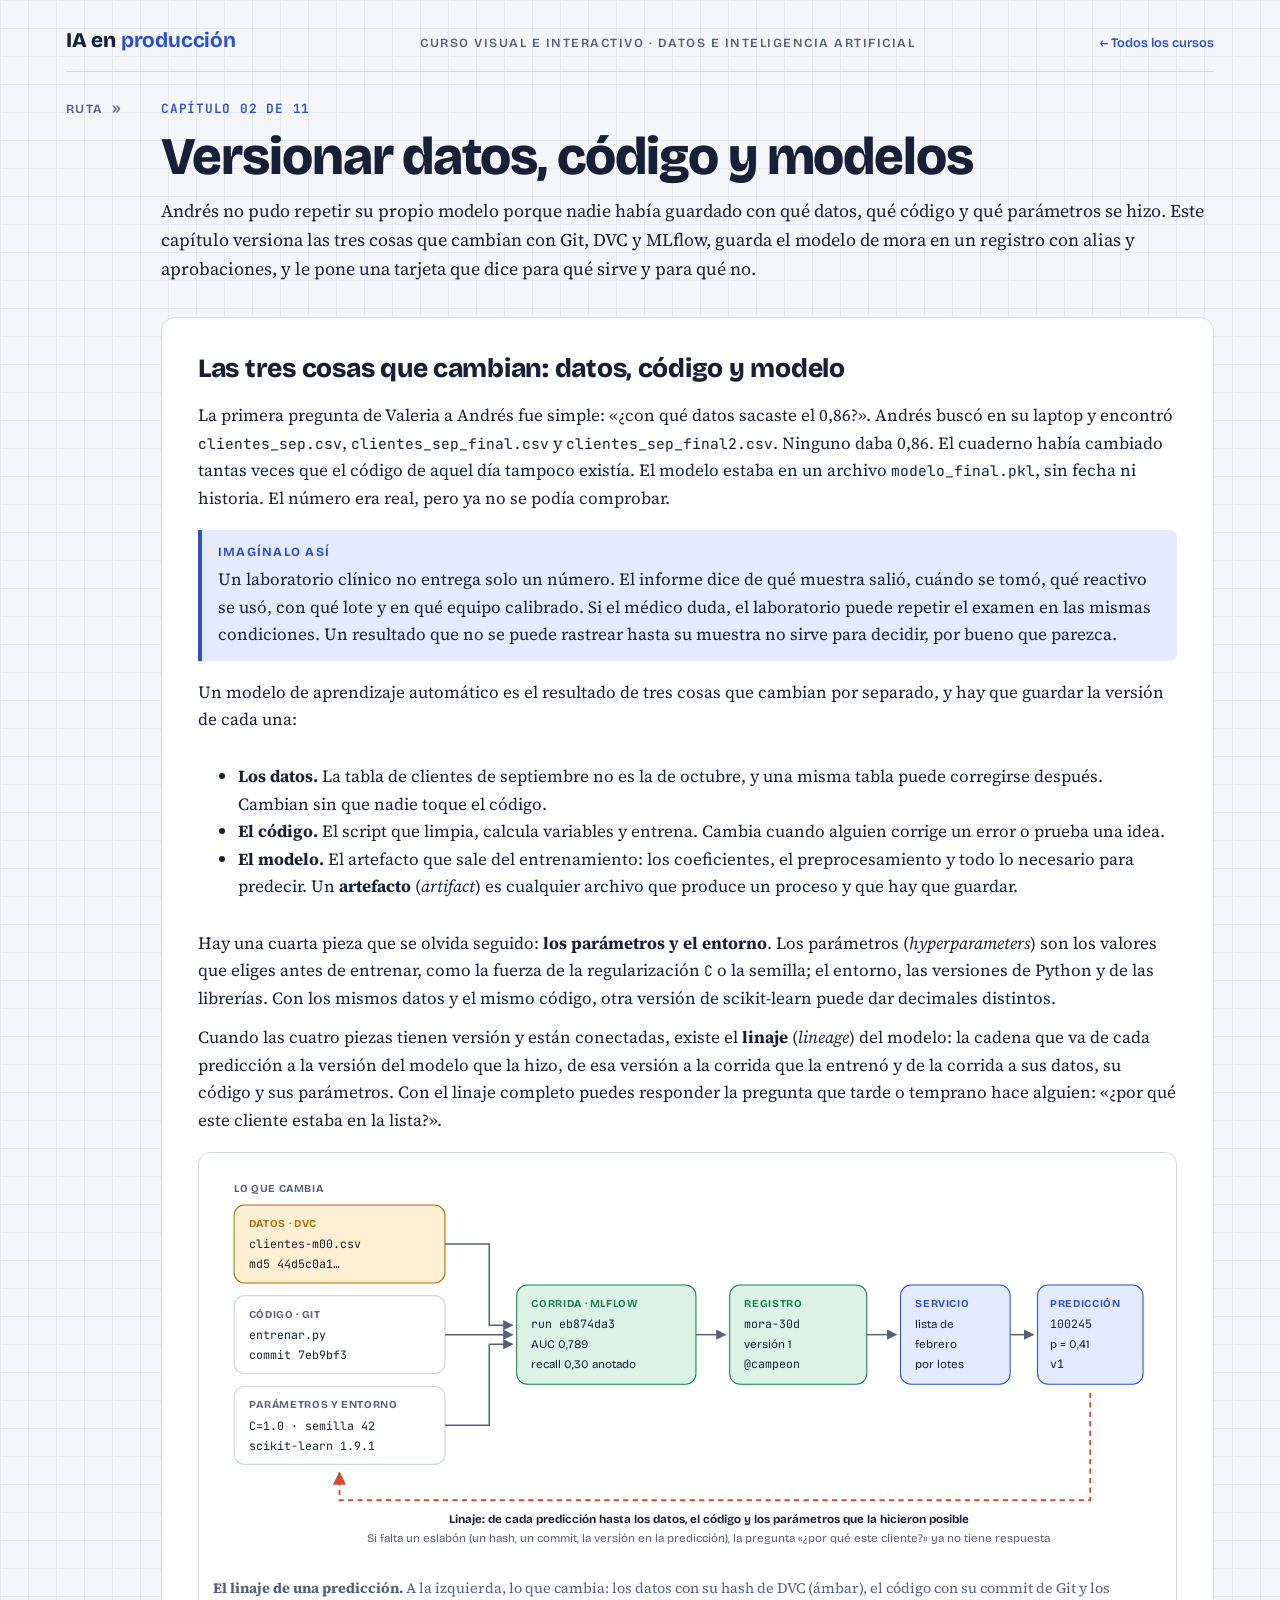
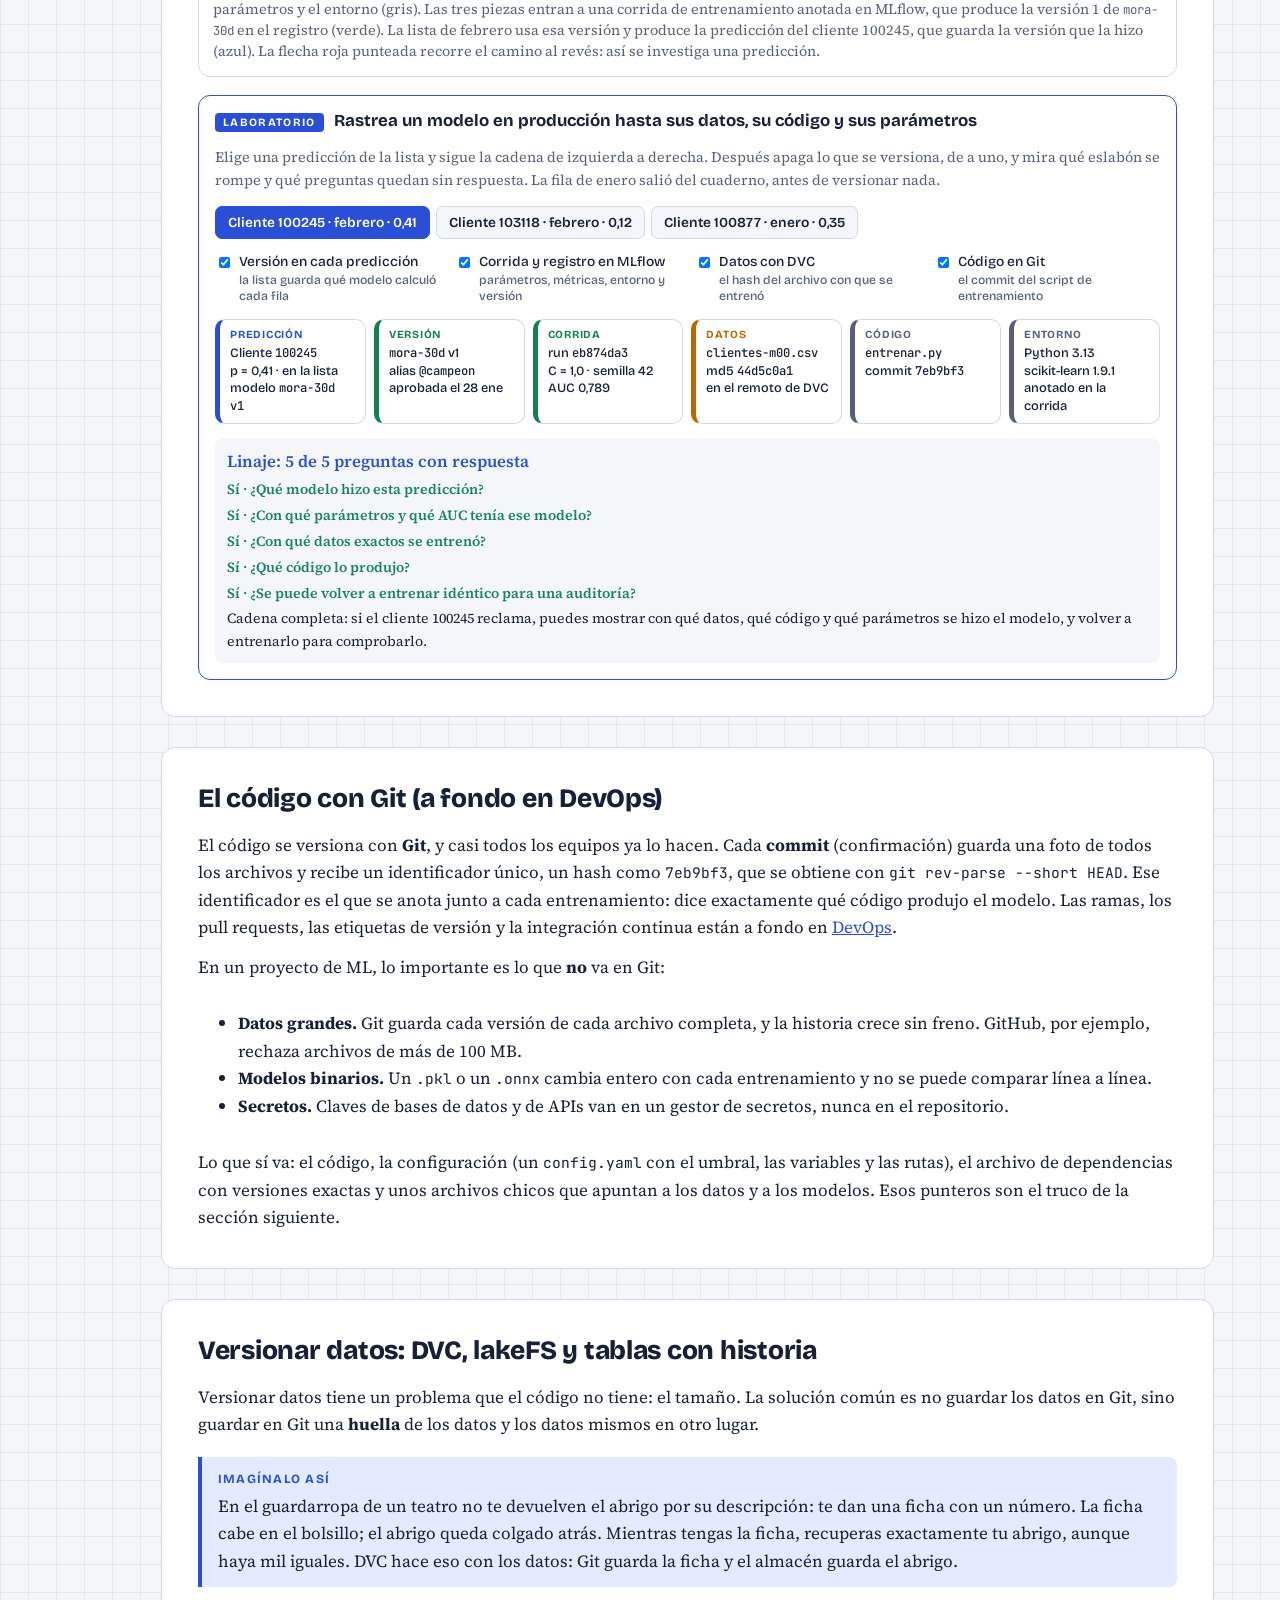
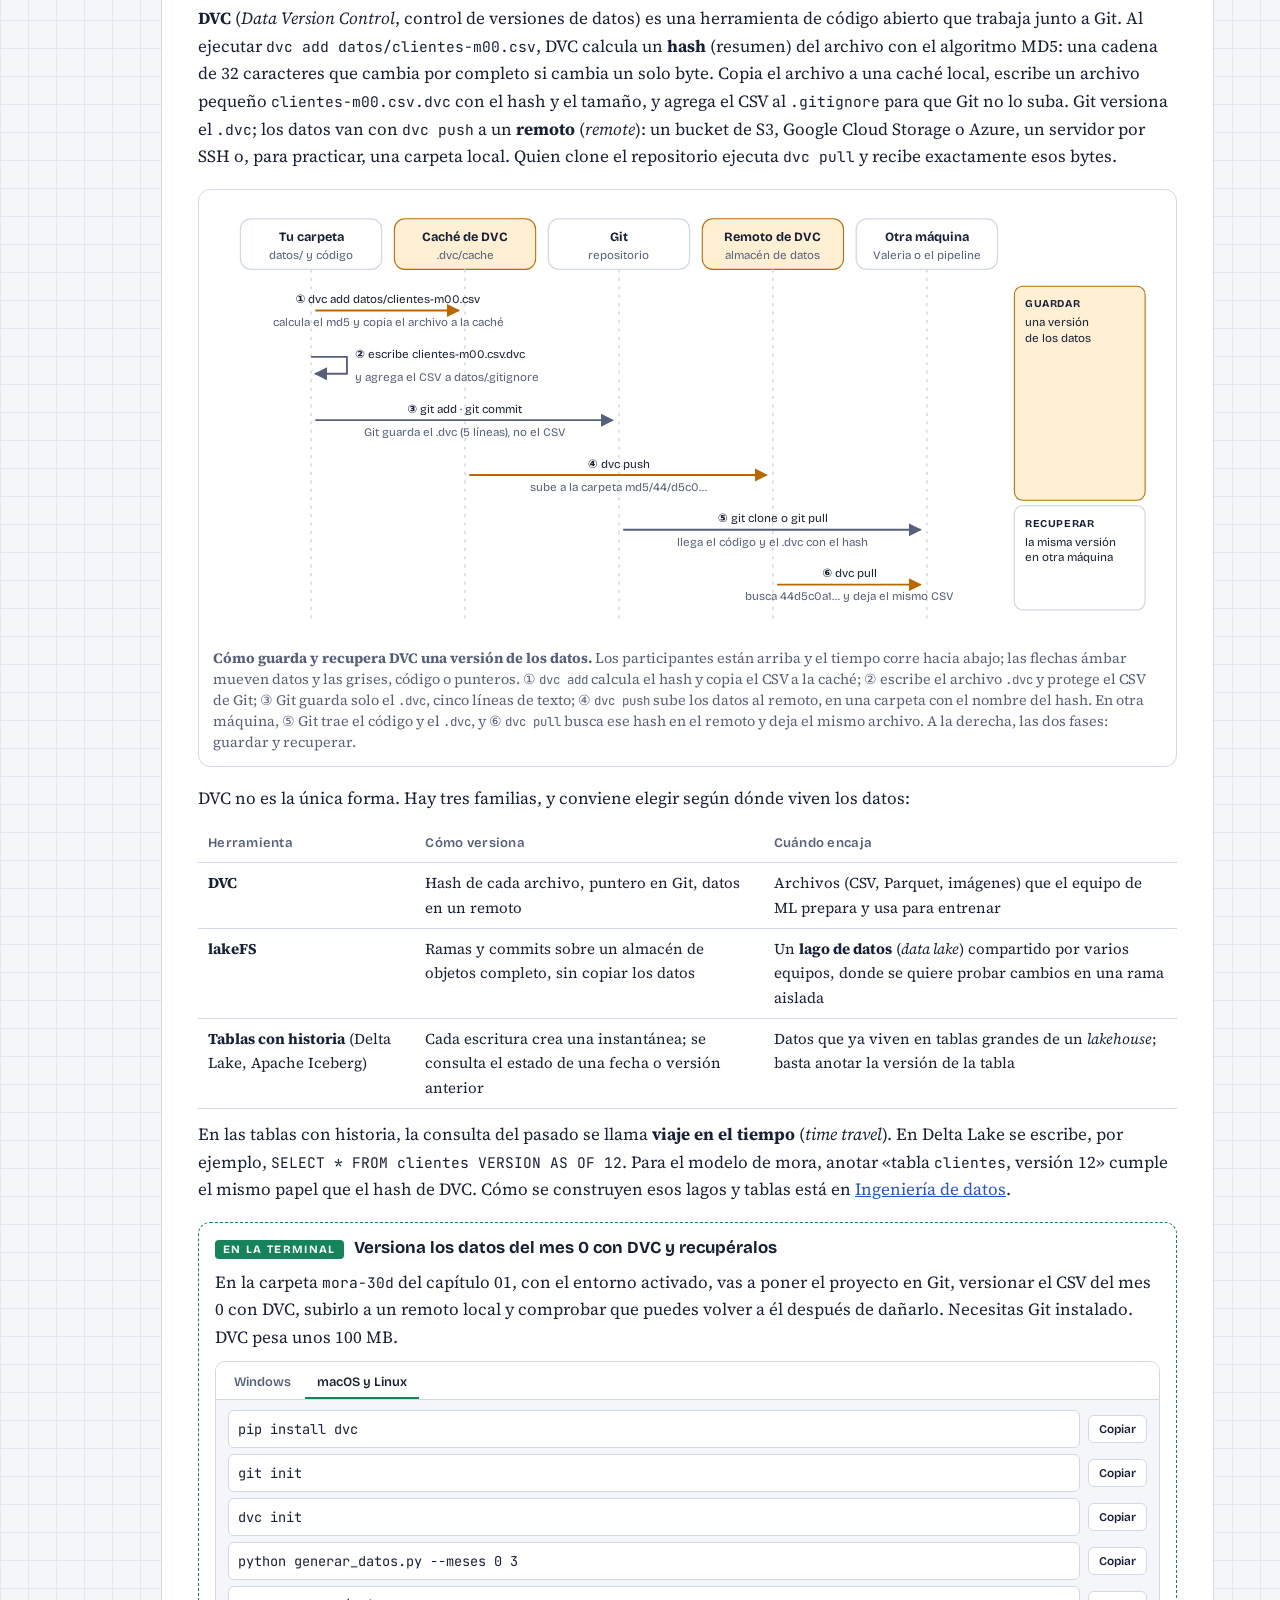
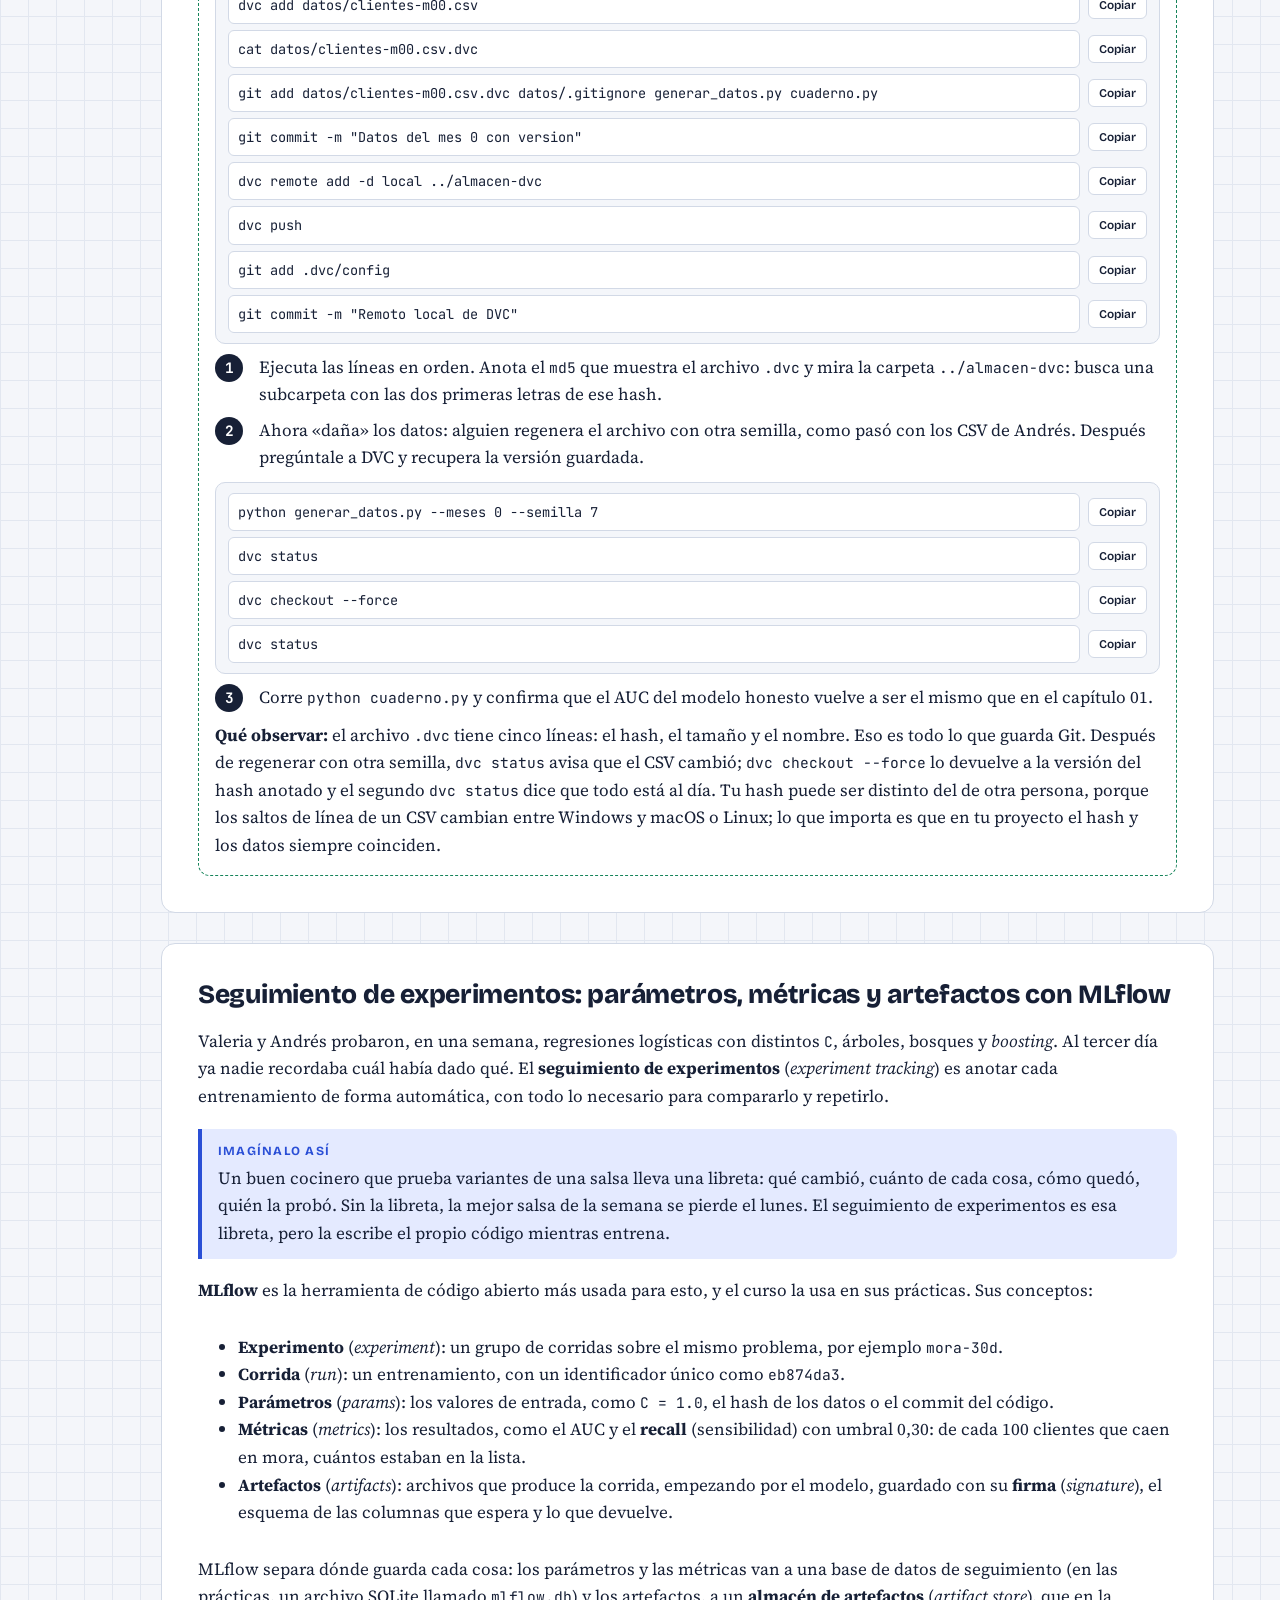
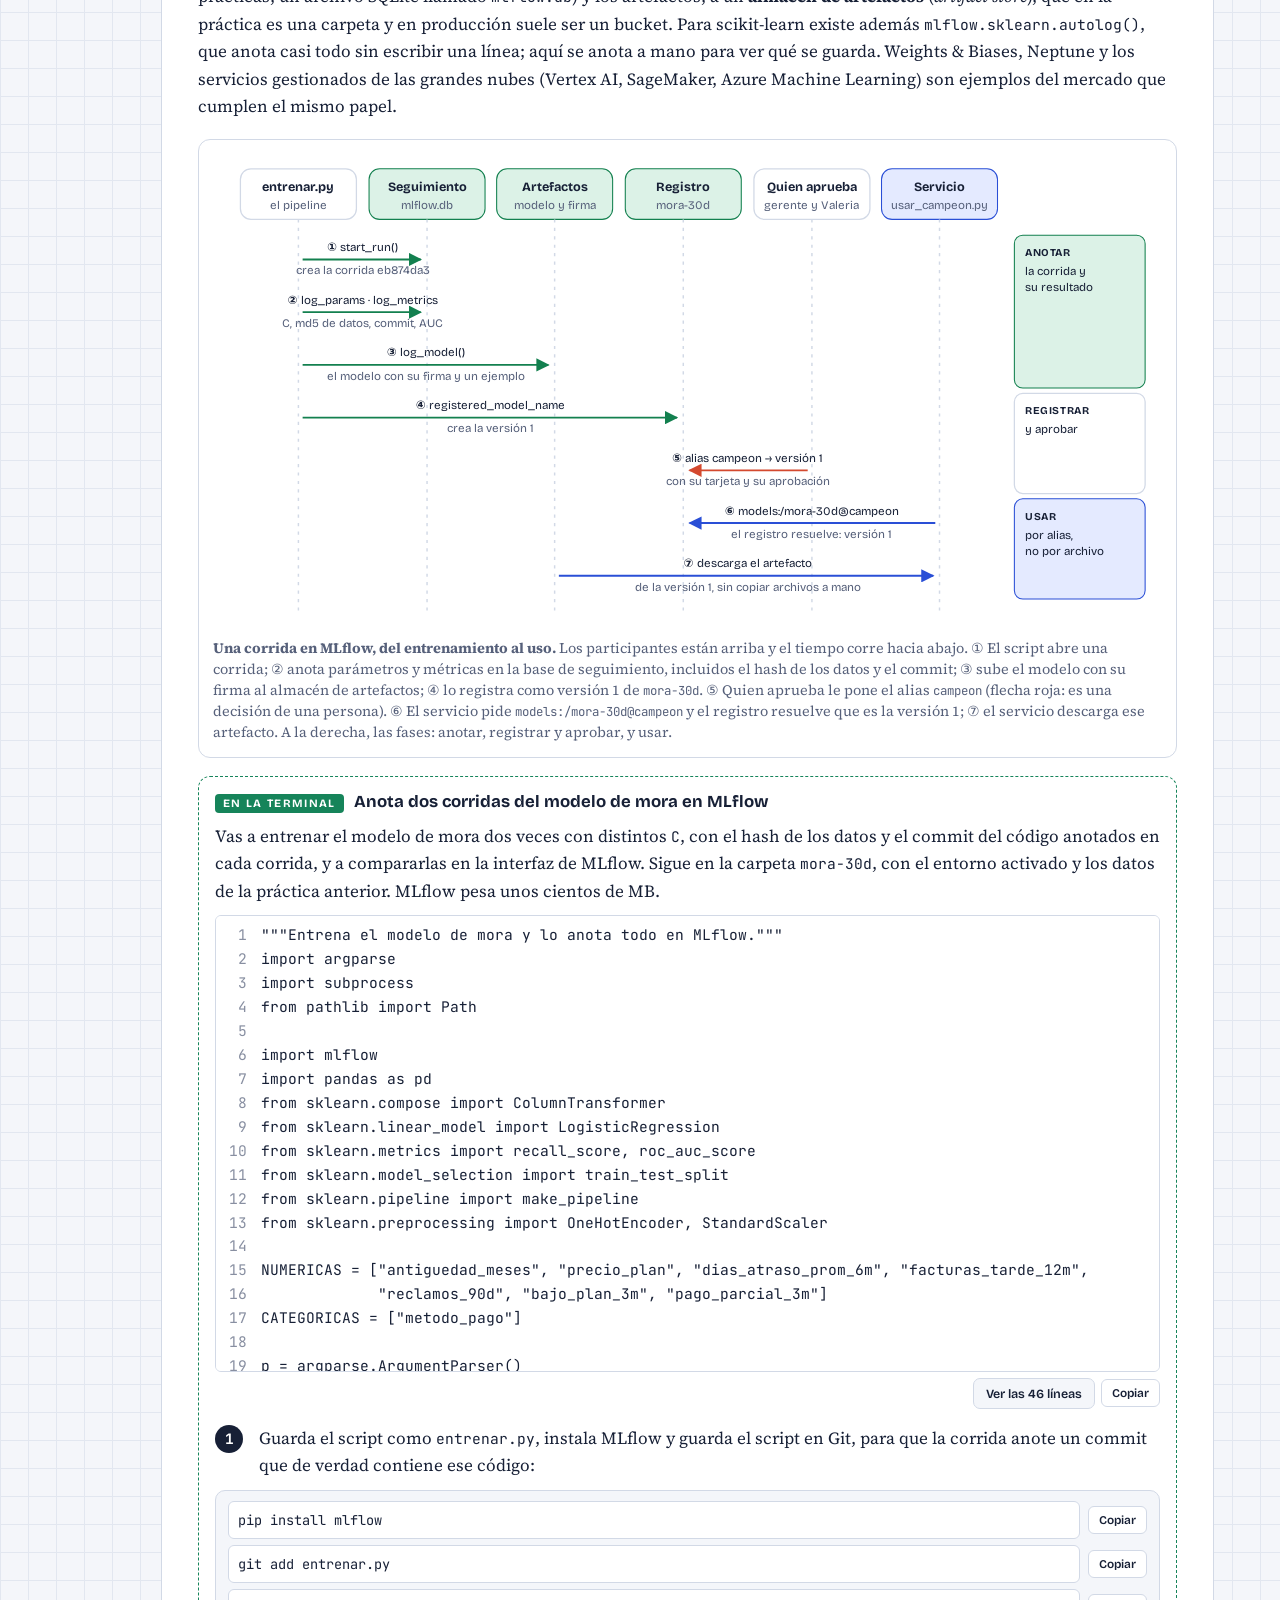
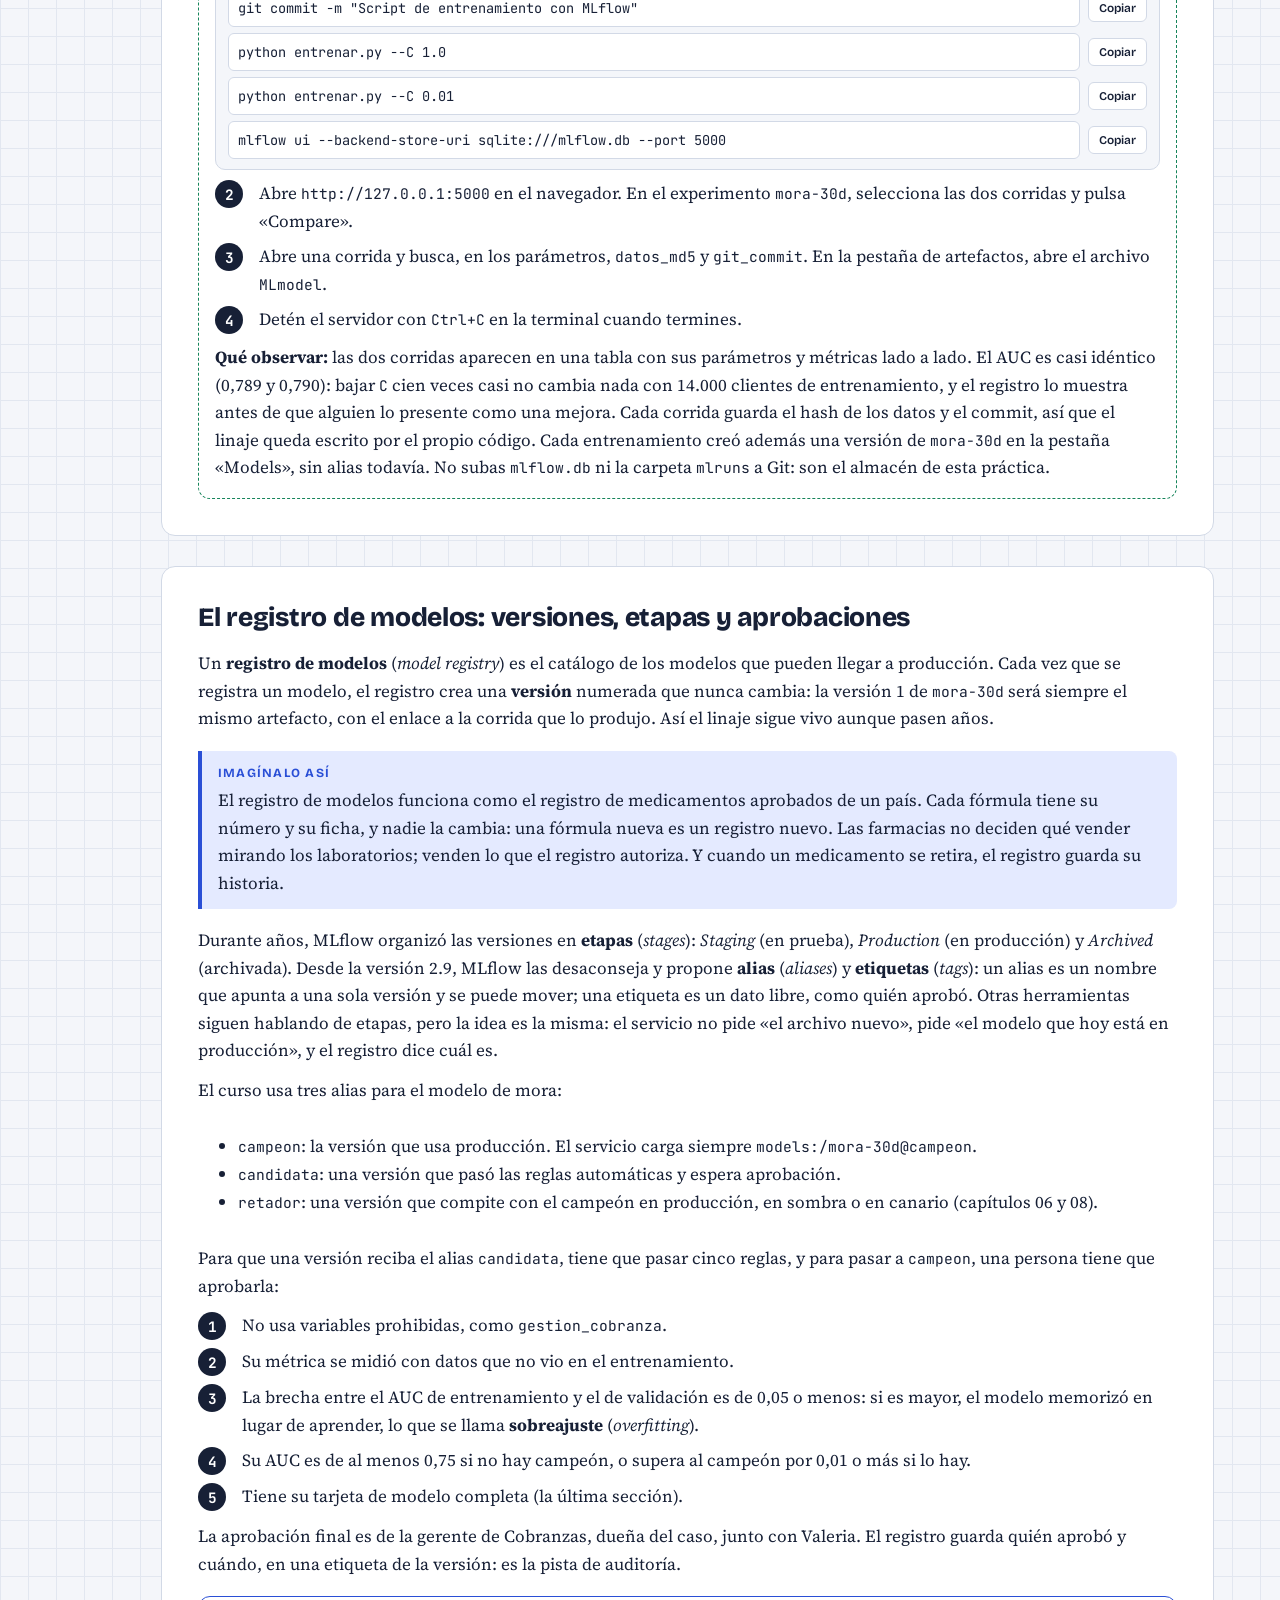
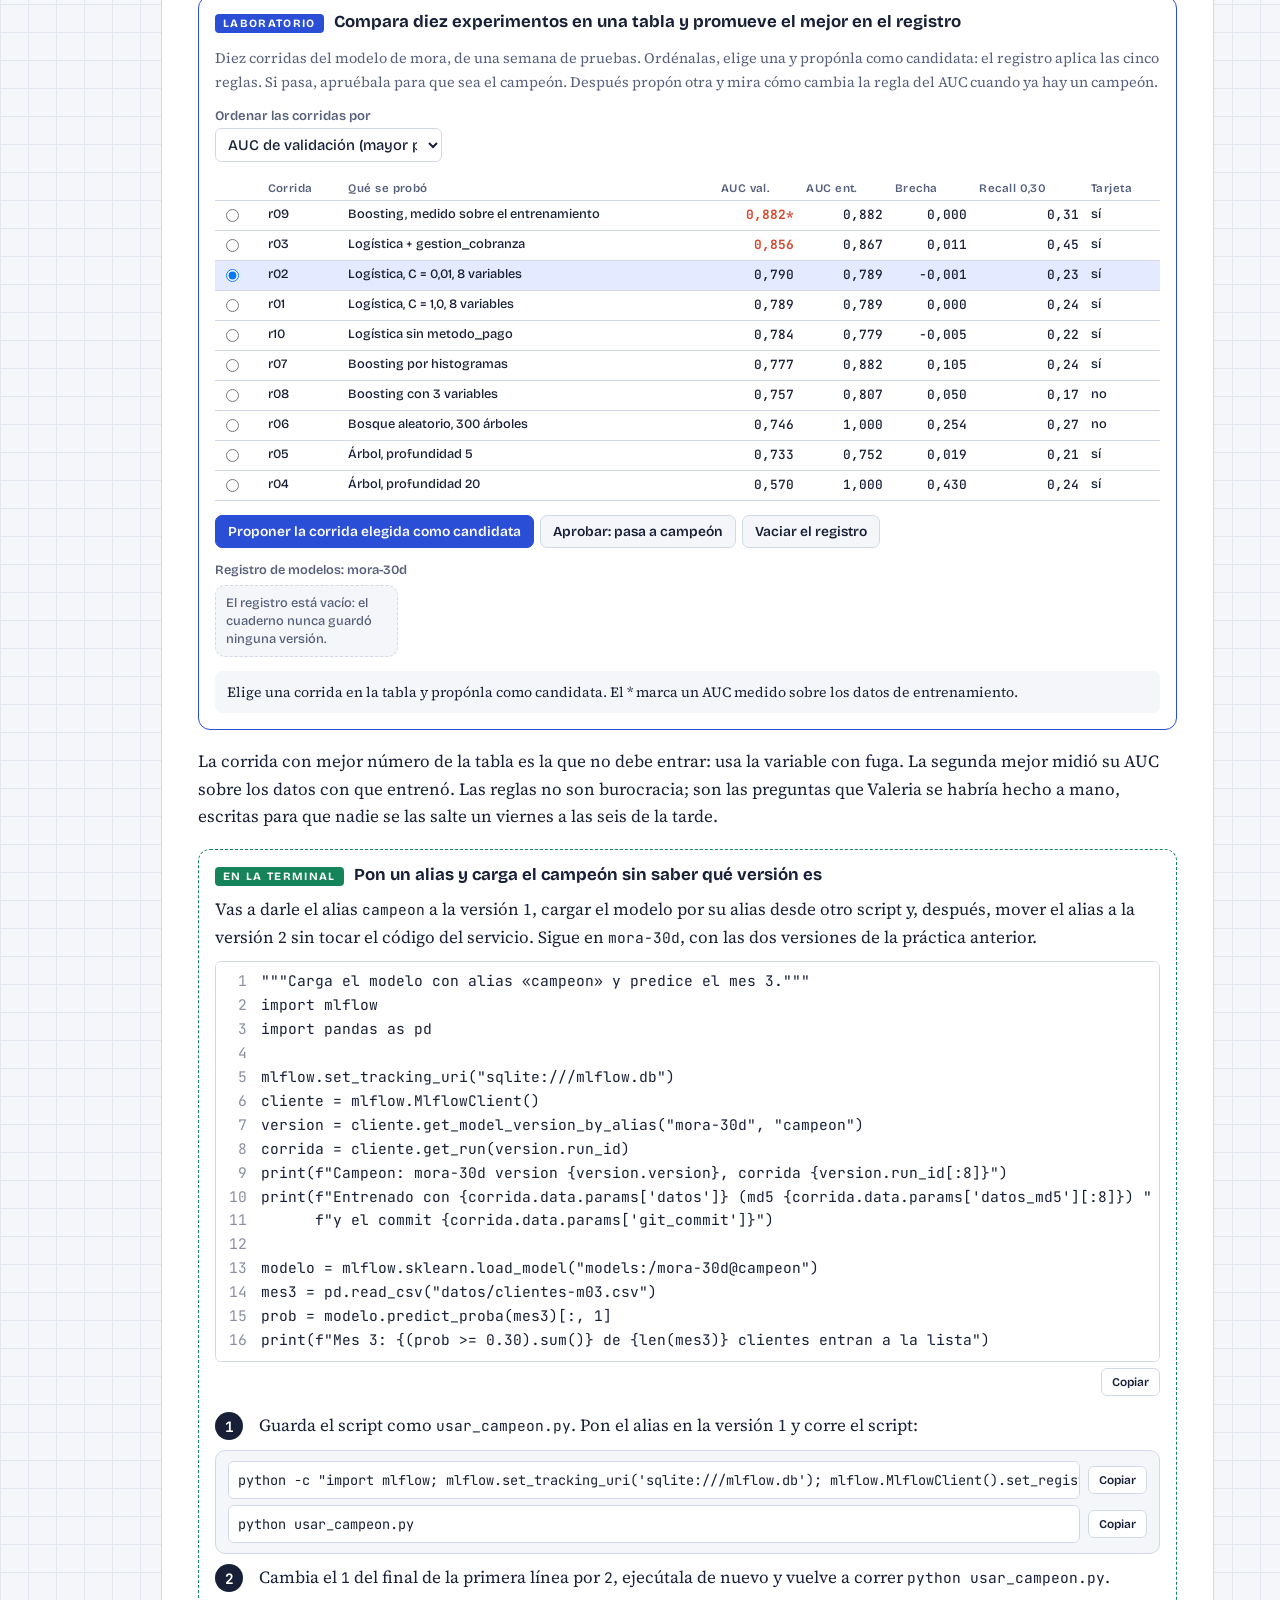
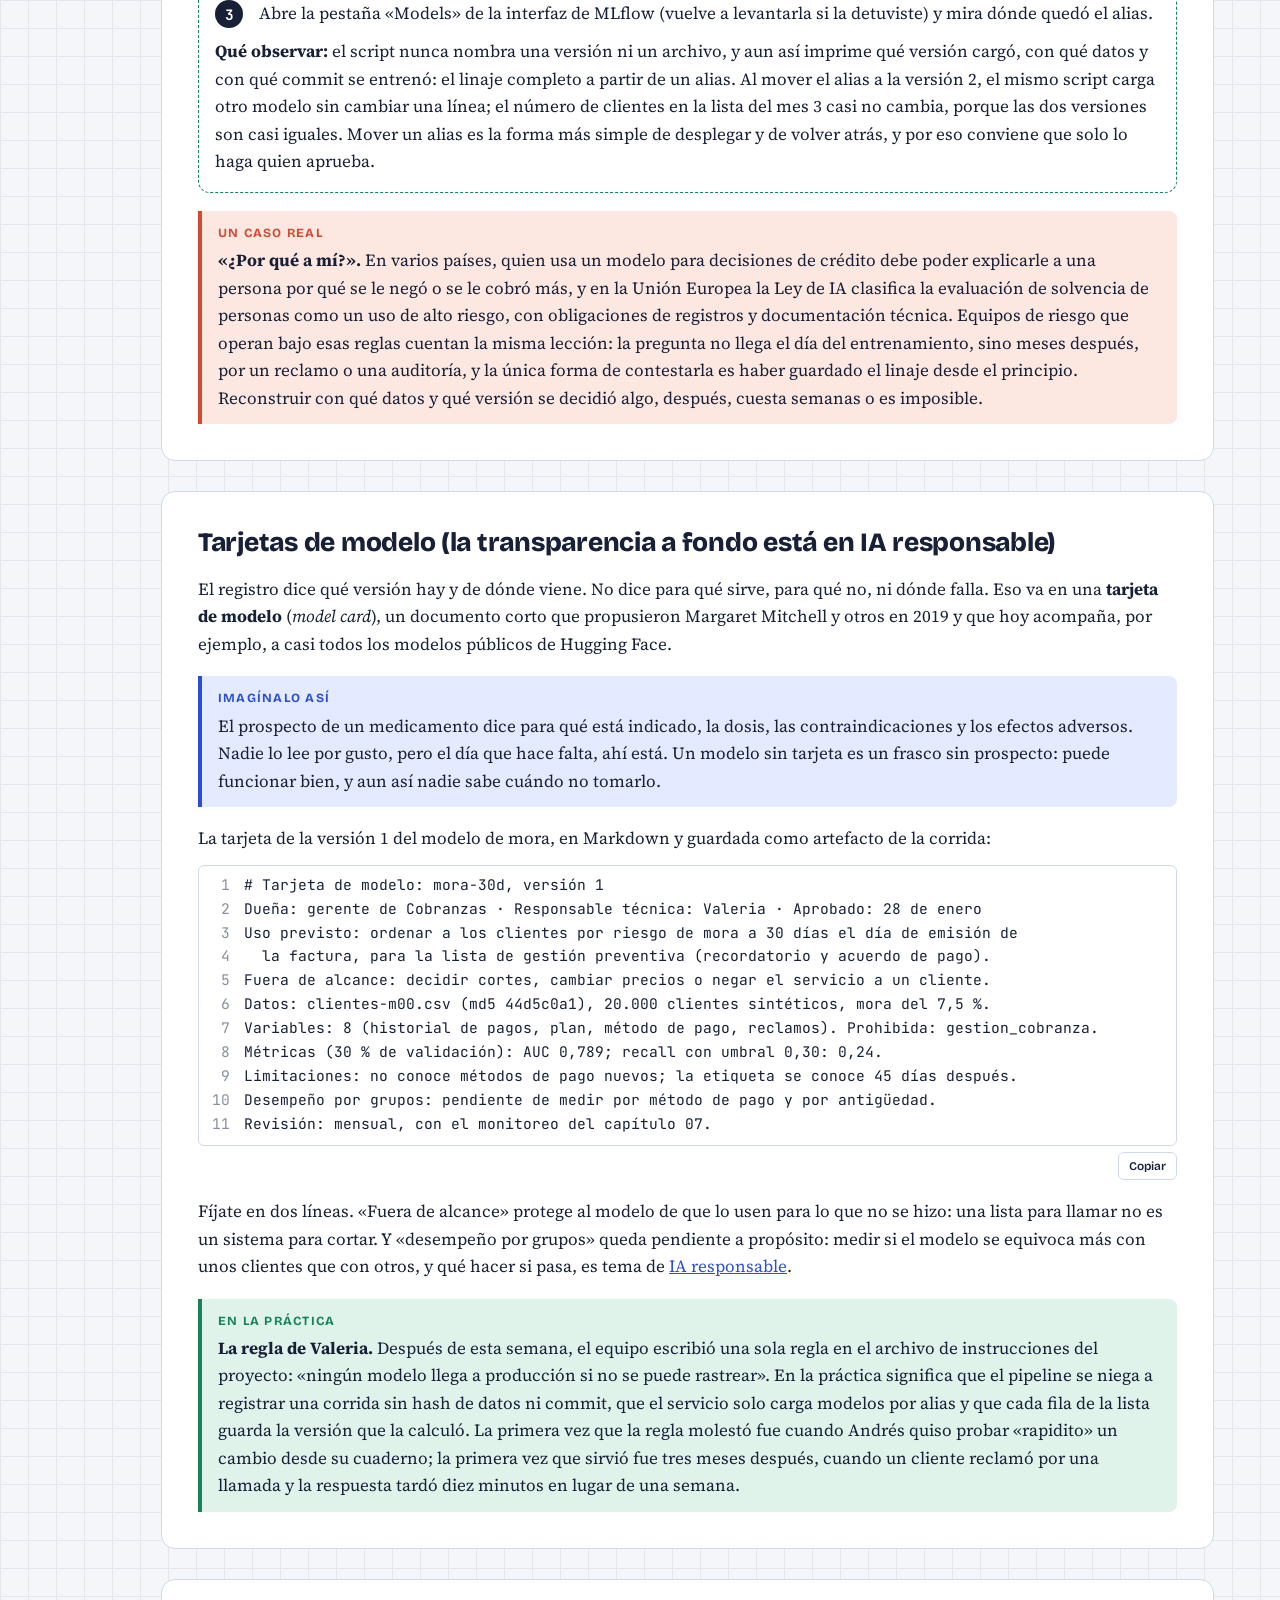
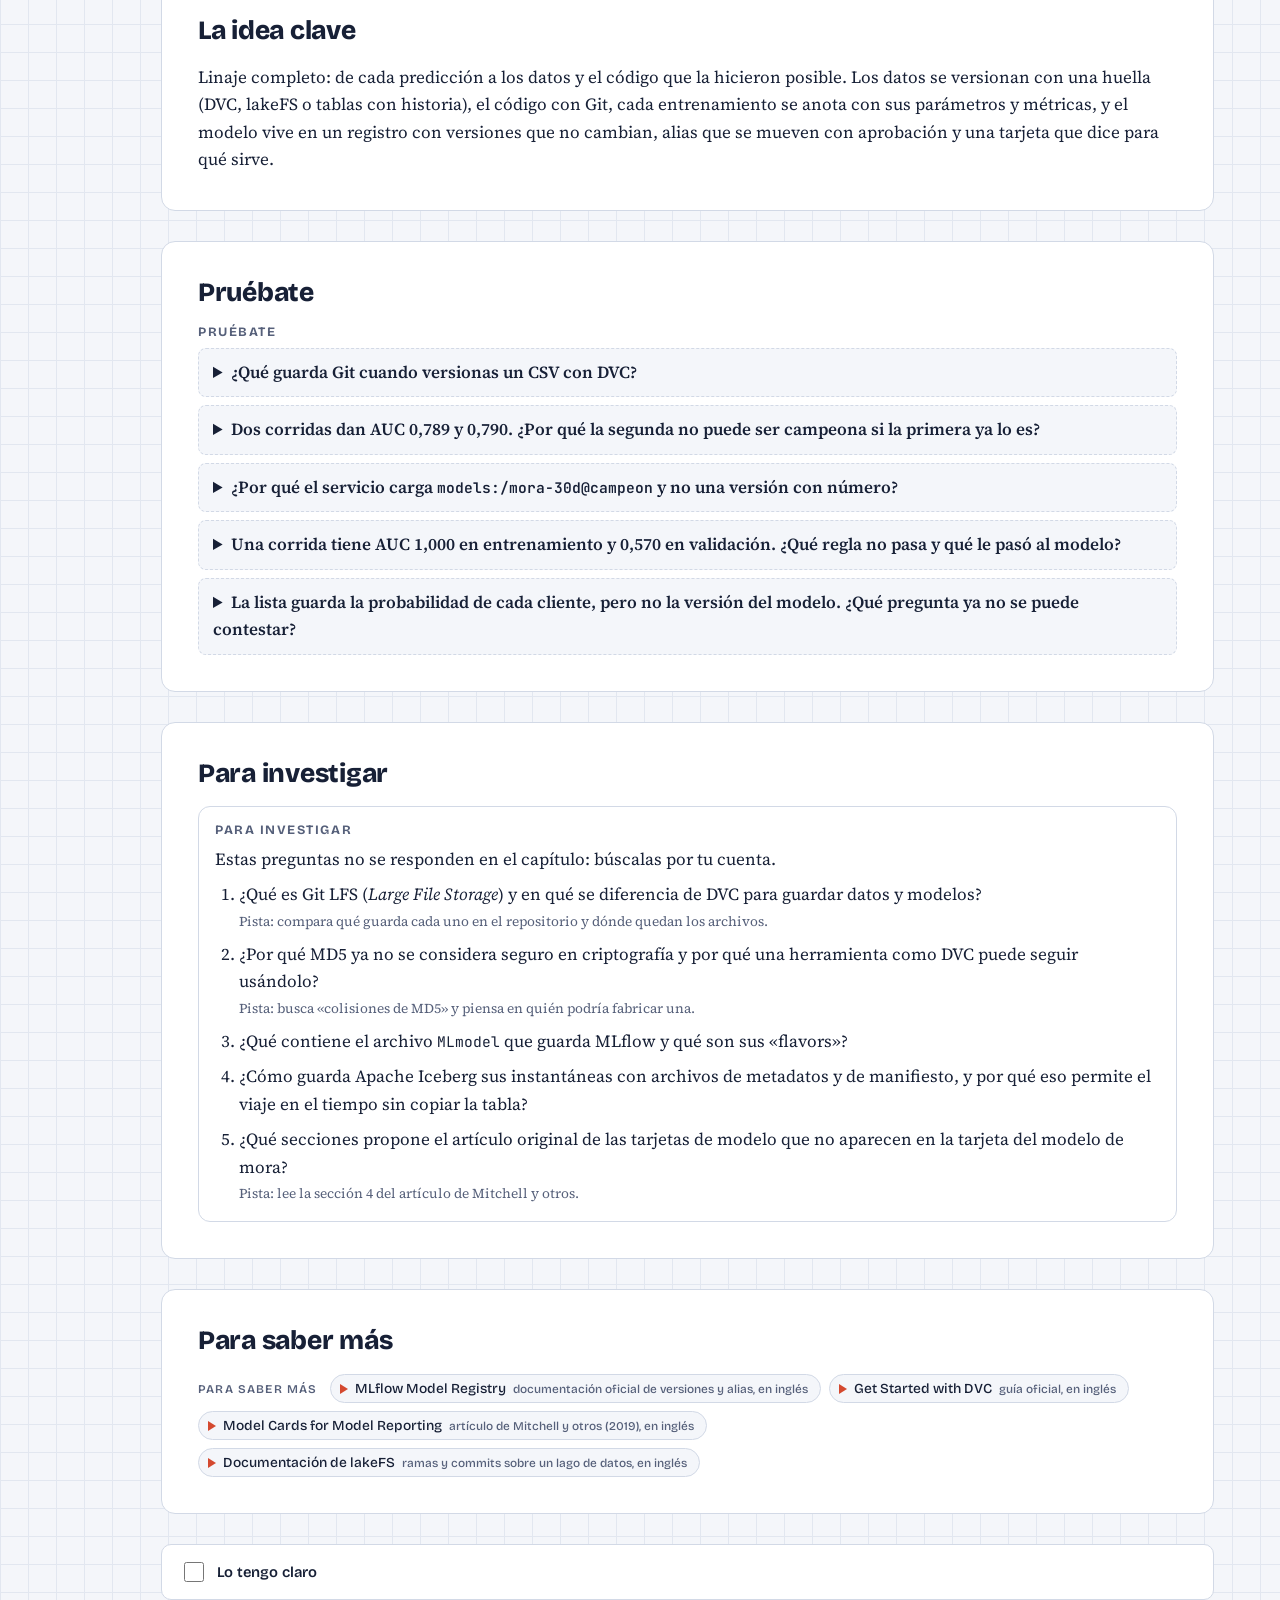
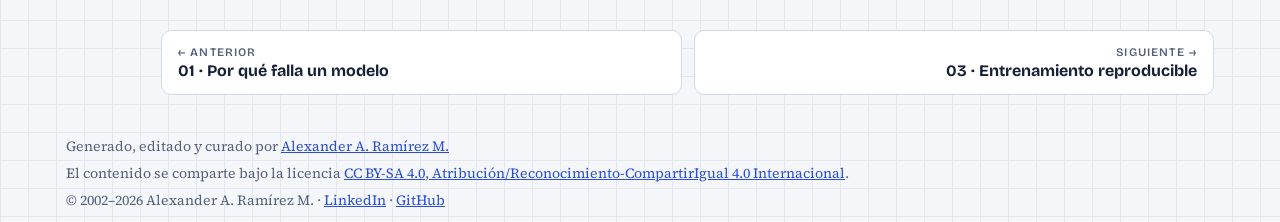
<file: 02-versionar.html>
<!doctype html>
<html lang="es">
<head>
<!-- Google Tag Manager -->
<script>(function(w,d,s,l,i){w[l]=w[l]||[];w[l].push({'gtm.start':
new Date().getTime(),event:'gtm.js'});var f=d.getElementsByTagName(s)[0],
j=d.createElement(s),dl=l!='dataLayer'?'&l='+l:'';j.async=true;j.src=
'https://www.googletagmanager.com/gtm.js?id='+i+dl;f.parentNode.insertBefore(j,f);
})(window,document,'script','dataLayer','GTM-KX76XF8R');</script>
<!-- End Google Tag Manager -->
<meta charset="utf-8">
<meta name="viewport" content="width=device-width, initial-scale=1, viewport-fit=cover">
<title>Versionar · IA en producción (MLOps) · IA en producción (MLOps)</title>
<meta name="claude:viewport-fit-sides" content="cover">
<meta name="description" content="Lo que pasa después del cuaderno: versionar, entrenar de forma reproducible, servir, desplegar y vigilar modelos de aprendizaje automático y de lenguaje en producción.">
<link rel="preconnect" href="https://fonts.googleapis.com">
<link rel="preconnect" href="https://fonts.gstatic.com" crossorigin>
<link rel="stylesheet" href="https://fonts.googleapis.com/css2?family=Bricolage+Grotesque:opsz,wght@12..96,500;12..96,700;12..96,800&family=JetBrains+Mono:wght@400;600&family=Source+Serif+4:ital,opsz,wght@0,8..60,400;0,8..60,600;1,8..60,400;1,8..60,600&display=swap">
<link rel="stylesheet" href="assets/style.css">
</head>
<body>
<!-- Google Tag Manager (noscript) -->
<noscript><iframe src="https://www.googletagmanager.com/ns.html?id=GTM-KX76XF8R"
height="0" width="0" style="display:none;visibility:hidden"></iframe></noscript>
<!-- End Google Tag Manager (noscript) -->
<div class="wrap" data-page="versionar">
<header class="topbar"><a class="brand" href="index.html">IA en <b>producción</b></a><span class="eyebrow">Curso visual e interactivo · Datos e inteligencia artificial</span><a class="al-sitio" href="https://aaramirez.github.io/">← Todos los cursos</a></header>
<div class="layout">
<nav class="toc" id="toc" aria-label="Ruta de aprendizaje"></nav>
<main>
<header class="page-head"><span class="num">CAPÍTULO 02 DE 11</span><h1>Versionar datos, código y modelos</h1><p class="lede">Andrés no pudo repetir su propio modelo porque nadie había guardado con qué datos, qué código y qué parámetros se hizo. Este capítulo versiona las tres cosas que cambian con Git, DVC y MLflow, guarda el modelo de mora en un registro con alias y aprobaciones, y le pone una tarjeta que dice para qué sirve y para qué no.</p></header>
<section><h2>Las tres cosas que cambian: datos, código y modelo</h2><div class="prose"><p>La primera pregunta de Valeria a Andrés fue simple: «¿con qué datos sacaste el 0,86?». Andrés buscó en su laptop y encontró <code>clientes_sep.csv</code>, <code>clientes_sep_final.csv</code> y <code>clientes_sep_final2.csv</code>. Ninguno daba 0,86. El cuaderno había cambiado tantas veces que el código de aquel día tampoco existía. El modelo estaba en un archivo <code>modelo_final.pkl</code>, sin fecha ni historia. El número era real, pero ya no se podía comprobar.</p></div><div class="analogia"><b>Imagínalo así</b><p>Un laboratorio clínico no entrega solo un número. El informe dice de qué muestra salió, cuándo se tomó, qué reactivo se usó, con qué lote y en qué equipo calibrado. Si el médico duda, el laboratorio puede repetir el examen en las mismas condiciones. Un resultado que no se puede rastrear hasta su muestra no sirve para decidir, por bueno que parezca.</p></div><div class="prose"><p>Un modelo de aprendizaje automático es el resultado de tres cosas que cambian por separado, y hay que guardar la versión de cada una:</p><ul><li><b>Los datos.</b> La tabla de clientes de septiembre no es la de octubre, y una misma tabla puede corregirse después. Cambian sin que nadie toque el código.</li><li><b>El código.</b> El script que limpia, calcula variables y entrena. Cambia cuando alguien corrige un error o prueba una idea.</li><li><b>El modelo.</b> El artefacto que sale del entrenamiento: los coeficientes, el preprocesamiento y todo lo necesario para predecir. Un <b>artefacto</b> (<i>artifact</i>) es cualquier archivo que produce un proceso y que hay que guardar.</li></ul><p>Hay una cuarta pieza que se olvida seguido: <b>los parámetros y el entorno</b>. Los parámetros (<i>hyperparameters</i>) son los valores que eliges antes de entrenar, como la fuerza de la regularización <code>C</code> o la semilla; el entorno, las versiones de Python y de las librerías. Con los mismos datos y el mismo código, otra versión de scikit-learn puede dar decimales distintos.</p><p>Cuando las cuatro piezas tienen versión y están conectadas, existe el <b>linaje</b> (<i>lineage</i>) del modelo: la cadena que va de cada predicción a la versión del modelo que la hizo, de esa versión a la corrida que la entrenó y de la corrida a sus datos, su código y sus parámetros. Con el linaje completo puedes responder la pregunta que tarde o temprano hace alguien: «¿por qué este cliente estaba en la lista?».</p></div><figure class="fig fig-arquitectura" id="02-diagrama-1"><div class="lienzo"><svg viewBox="0 0 900 380" style="min-width:720px" role="img" aria-label="El linaje de una predicción: los datos con su hash de DVC, el código con su commit de Git y los parámetros y el entorno entran a una corrida de entrenamiento en MLflow; la corrida produce la versión 1 del modelo en el registro, que usa la lista de febrero, que produce la predicción de un cliente con la versión del modelo; una flecha de regreso recorre el linaje desde la predicción hasta sus causas">
<defs>
<marker id="c2d1-m" viewBox="0 0 10 10" refX="9" refY="5" markerWidth="7" markerHeight="7" orient="auto-start-reverse"><path d="M0 0L10 5L0 10z" class="fl-muted"/></marker>
<marker id="c2d1-w" viewBox="0 0 10 10" refX="9" refY="5" markerWidth="7" markerHeight="7" orient="auto-start-reverse"><path d="M0 0L10 5L0 10z" class="k-warm"/></marker>
</defs>
<text x="20" y="24" class="t t-xs t-b t-m">LO QUE CAMBIA</text>
<rect x="20" y="36" width="200" height="74" rx="10" class="c-fis"/>
<text x="34" y="57" class="t t-xs t-b k-fis">DATOS · DVC</text>
<text x="34" y="77" class="t t-s t-mono">clientes-m00.csv</text>
<text x="34" y="96" class="t t-s t-mono">md5 44d5c0a1…</text>
<rect x="20" y="122" width="200" height="74" rx="10" class="caja"/>
<text x="34" y="143" class="t t-xs t-b t-m">CÓDIGO · GIT</text>
<text x="34" y="163" class="t t-s t-mono">entrenar.py</text>
<text x="34" y="182" class="t t-s t-mono">commit 7eb9bf3</text>
<rect x="20" y="208" width="200" height="74" rx="10" class="caja"/>
<text x="34" y="229" class="t t-xs t-b t-m">PARÁMETROS Y ENTORNO</text>
<text x="34" y="249" class="t t-s t-mono">C=1.0 · semilla 42</text>
<text x="34" y="268" class="t t-s t-mono">scikit-learn 1.9.1</text>

<path d="M220 73H262V150H284" class="ln" marker-end="url(#c2d1-m)"/>
<path d="M220 159H284" class="ln" marker-end="url(#c2d1-m)"/>
<path d="M220 245H262V168H284" class="ln" marker-end="url(#c2d1-m)"/>

<rect x="288" y="112" width="170" height="94" rx="10" class="c-enl"/>
<text x="302" y="133" class="t t-xs t-b k-enl">CORRIDA · MLFLOW</text>
<text x="302" y="153" class="t t-s t-mono">run eb874da3</text>
<text x="302" y="172" class="t t-s">AUC 0,789</text>
<text x="302" y="191" class="t t-s">recall 0,30 anotado</text>
<path d="M458 159H486" class="ln" marker-end="url(#c2d1-m)"/>

<rect x="490" y="112" width="130" height="94" rx="10" class="c-enl"/>
<text x="504" y="133" class="t t-xs t-b k-enl">REGISTRO</text>
<text x="504" y="153" class="t t-s t-mono">mora-30d</text>
<text x="504" y="172" class="t t-s">versión 1</text>
<text x="504" y="191" class="t t-s t-mono">@campeon</text>
<path d="M620 159H648" class="ln" marker-end="url(#c2d1-m)"/>

<rect x="652" y="112" width="104" height="94" rx="10" class="c-red"/>
<text x="666" y="133" class="t t-xs t-b k-red">SERVICIO</text>
<text x="666" y="153" class="t t-s">lista de</text>
<text x="666" y="172" class="t t-s">febrero</text>
<text x="666" y="191" class="t t-s">por lotes</text>
<path d="M756 159H778" class="ln" marker-end="url(#c2d1-m)"/>

<rect x="782" y="112" width="100" height="94" rx="10" class="c-red"/>
<text x="794" y="133" class="t t-xs t-b k-red">PREDICCIÓN</text>
<text x="794" y="153" class="t t-s t-mono">100245</text>
<text x="794" y="172" class="t t-s">p = 0,41</text>
<text x="794" y="191" class="t t-s t-mono">v1</text>

<path d="M832 214V316H120V290" class="ln s-warm" style="stroke-dasharray:5 4;stroke-width:1.8" marker-end="url(#c2d1-w)"/>
<text x="470" y="338" class="t t-s t-b" text-anchor="middle">Linaje: de cada predicción hasta los datos, el código y los parámetros que la hicieron posible</text>
<text x="470" y="356" class="t t-s t-m" text-anchor="middle">Si falta un eslabón (un hash, un commit, la versión en la predicción), la pregunta «¿por qué este cliente?» ya no tiene respuesta</text>
</svg></div><figcaption><b>El linaje de una predicción.</b> A la izquierda, lo que cambia: los datos con su hash de DVC (ámbar), el código con su commit de Git y los parámetros y el entorno (gris). Las tres piezas entran a una corrida de entrenamiento anotada en MLflow, que produce la versión 1 de <code>mora-30d</code> en el registro (verde). La lista de febrero usa esa versión y produce la predicción del cliente 100245, que guarda la versión que la hizo (azul). La flecha roja punteada recorre el camino al revés: así se investiga una predicción.</figcaption></figure><div class="lab" id="02-lab-1"><div class="lab-title"><span class="tag">Laboratorio</span><h3>Rastrea un modelo en producción hasta sus datos, su código y sus parámetros</h3></div><p class="hint">Elige una predicción de la lista y sigue la cadena de izquierda a derecha. Después apaga lo que se versiona, de a uno, y mira qué eslabón se rompe y qué preguntas quedan sin respuesta. La fila de enero salió del cuaderno, antes de versionar nada.</p><style>
[id="02-lab-1"] .c2l1-sw{display:grid;grid-template-columns:repeat(auto-fill,minmax(min(100%,210px),1fr));gap:6px 14px}
[id="02-lab-1"] .c2l1-sw label{display:grid;grid-template-columns:18px 1fr;gap:6px;align-items:start;font:500 .86rem/1.35 var(--f-display);color:var(--ink);cursor:pointer}
[id="02-lab-1"] .c2l1-sw small{display:block;color:var(--muted);font-size:.76rem}
[id="02-lab-1"] .c2l1-cad{display:grid;grid-template-columns:repeat(auto-fill,minmax(min(100%,150px),1fr));gap:8px}
[id="02-lab-1"] .c2l1-n{border:1.5px solid var(--line);border-radius:10px;padding:8px 10px;background:var(--card);font:500 .8rem/1.4 var(--f-display);color:var(--ink);min-height:92px;overflow-wrap:anywhere}
[id="02-lab-1"] .c2l1-n b{display:block;font:700 .68rem var(--f-display);letter-spacing:.07em;text-transform:uppercase;margin-bottom:3px}
[id="02-lab-1"] .c2l1-n code{font:500 .76rem var(--f-mono)}
[id="02-lab-1"] .c2l1-n.roto{border-style:dashed;border-color:var(--warm);background:var(--warm-soft)}
[id="02-lab-1"] .c2l1-n.lejos{opacity:.45;border-style:dashed}
[id="02-lab-1"] .c2l1-q{display:grid;gap:3px}
</style>
<div class="btns" role="group" aria-label="Predicción que vas a rastrear">
  <button type="button" data-p="0" aria-pressed="true">Cliente 100245 · febrero · 0,41</button>
  <button type="button" data-p="1" aria-pressed="false">Cliente 103118 · febrero · 0,12</button>
  <button type="button" data-p="2" aria-pressed="false">Cliente 100877 · enero · 0,35</button>
</div>
<div class="c2l1-sw" role="group" aria-label="Qué se versionó">
  <label><input type="checkbox" id="c2l1-ver" checked><span>Versión en cada predicción<small>la lista guarda qué modelo calculó cada fila</small></span></label>
  <label><input type="checkbox" id="c2l1-mlf" checked><span>Corrida y registro en MLflow<small>parámetros, métricas, entorno y versión</small></span></label>
  <label><input type="checkbox" id="c2l1-dvc" checked><span>Datos con DVC<small>el hash del archivo con que se entrenó</small></span></label>
  <label><input type="checkbox" id="c2l1-git" checked><span>Código en Git<small>el commit del script de entrenamiento</small></span></label>
</div>
<div class="c2l1-cad" id="c2l1-cad" aria-label="Cadena de linaje"></div>
<div class="readout texto" id="c2l1-out" aria-live="polite"></div></div></section>
<section><h2>El código con Git (a fondo en DevOps)</h2><div class="prose"><p>El código se versiona con <b>Git</b>, y casi todos los equipos ya lo hacen. Cada <b>commit</b> (confirmación) guarda una foto de todos los archivos y recibe un identificador único, un hash como <code>7eb9bf3</code>, que se obtiene con <code>git rev-parse --short HEAD</code>. Ese identificador es el que se anota junto a cada entrenamiento: dice exactamente qué código produjo el modelo. Las ramas, los pull requests, las etiquetas de versión y la integración continua están a fondo en <a href="https://aaramirez.github.io/devops/temario.html" target="_blank" rel="noopener">DevOps</a>.</p><p>En un proyecto de ML, lo importante es lo que <b>no</b> va en Git:</p><ul><li><b>Datos grandes.</b> Git guarda cada versión de cada archivo completa, y la historia crece sin freno. GitHub, por ejemplo, rechaza archivos de más de 100 MB.</li><li><b>Modelos binarios.</b> Un <code>.pkl</code> o un <code>.onnx</code> cambia entero con cada entrenamiento y no se puede comparar línea a línea.</li><li><b>Secretos.</b> Claves de bases de datos y de APIs van en un gestor de secretos, nunca en el repositorio.</li></ul><p>Lo que sí va: el código, la configuración (un <code>config.yaml</code> con el umbral, las variables y las rutas), el archivo de dependencias con versiones exactas y unos archivos chicos que apuntan a los datos y a los modelos. Esos punteros son el truco de la sección siguiente.</p></div></section>
<section><h2>Versionar datos: DVC, lakeFS y tablas con historia</h2><div class="prose"><p>Versionar datos tiene un problema que el código no tiene: el tamaño. La solución común es no guardar los datos en Git, sino guardar en Git una <b>huella</b> de los datos y los datos mismos en otro lugar.</p></div><div class="analogia"><b>Imagínalo así</b><p>En el guardarropa de un teatro no te devuelven el abrigo por su descripción: te dan una ficha con un número. La ficha cabe en el bolsillo; el abrigo queda colgado atrás. Mientras tengas la ficha, recuperas exactamente tu abrigo, aunque haya mil iguales. DVC hace eso con los datos: Git guarda la ficha y el almacén guarda el abrigo.</p></div><div class="prose"><p><b>DVC</b> (<i>Data Version Control</i>, control de versiones de datos) es una herramienta de código abierto que trabaja junto a Git. Al ejecutar <code>dvc add datos/clientes-m00.csv</code>, DVC calcula un <b>hash</b> (resumen) del archivo con el algoritmo MD5: una cadena de 32 caracteres que cambia por completo si cambia un solo byte. Copia el archivo a una caché local, escribe un archivo pequeño <code>clientes-m00.csv.dvc</code> con el hash y el tamaño, y agrega el CSV al <code>.gitignore</code> para que Git no lo suba. Git versiona el <code>.dvc</code>; los datos van con <code>dvc push</code> a un <b>remoto</b> (<i>remote</i>): un bucket de S3, Google Cloud Storage o Azure, un servidor por SSH o, para practicar, una carpeta local. Quien clone el repositorio ejecuta <code>dvc pull</code> y recibe exactamente esos bytes.</p></div><figure class="fig fig-flujo" id="02-diagrama-2"><div class="lienzo"><svg viewBox="0 0 900 412" style="min-width:760px" role="img" aria-label="Diagrama de secuencia de DVC: dvc add calcula el hash y copia el archivo a la caché local, Git guarda solo el archivo .dvc, dvc push sube los datos al remoto; en otra máquina, git pull trae el .dvc y dvc pull busca los datos por su hash en el remoto">
<defs>
<marker id="c2d2-m" viewBox="0 0 10 10" refX="9" refY="5" markerWidth="7" markerHeight="7" orient="auto-start-reverse"><path d="M0 0L10 5L0 10z" class="fl-muted"/></marker>
<marker id="c2d2-f" viewBox="0 0 10 10" refX="9" refY="5" markerWidth="7" markerHeight="7" orient="auto-start-reverse"><path d="M0 0L10 5L0 10z" class="k-fis"/></marker>
<marker id="c2d2-e" viewBox="0 0 10 10" refX="9" refY="5" markerWidth="7" markerHeight="7" orient="auto-start-reverse"><path d="M0 0L10 5L0 10z" class="k-enl"/></marker>
<marker id="c2d2-r" viewBox="0 0 10 10" refX="9" refY="5" markerWidth="7" markerHeight="7" orient="auto-start-reverse"><path d="M0 0L10 5L0 10z" class="k-red"/></marker>
<marker id="c2d2-t" viewBox="0 0 10 10" refX="9" refY="5" markerWidth="7" markerHeight="7" orient="auto-start-reverse"><path d="M0 0L10 5L0 10z" class="k-tra"/></marker>
<marker id="c2d2-a" viewBox="0 0 10 10" refX="9" refY="5" markerWidth="7" markerHeight="7" orient="auto-start-reverse"><path d="M0 0L10 5L0 10z" class="k-apl"/></marker>
<marker id="c2d2-w" viewBox="0 0 10 10" refX="9" refY="5" markerWidth="7" markerHeight="7" orient="auto-start-reverse"><path d="M0 0L10 5L0 10z" class="k-warm"/></marker>
</defs>
<rect x="26" y="14" width="134" height="48" rx="10" class="caja"/>
<text x="93" y="35" class="t t-b" text-anchor="middle" style="font-size:12px">Tu carpeta</text>
<text x="93" y="52" class="t t-s t-m" text-anchor="middle">datos/ y código</text>
<line x1="93" y1="62" x2="93" y2="398" class="vida"/>
<rect x="172" y="14" width="134" height="48" rx="10" class="c-fis"/>
<text x="239" y="35" class="t t-b" text-anchor="middle" style="font-size:12px">Caché de DVC</text>
<text x="239" y="52" class="t t-s t-m" text-anchor="middle">.dvc/cache</text>
<line x1="239" y1="62" x2="239" y2="398" class="vida"/>
<rect x="318" y="14" width="134" height="48" rx="10" class="caja"/>
<text x="385" y="35" class="t t-b" text-anchor="middle" style="font-size:12px">Git</text>
<text x="385" y="52" class="t t-s t-m" text-anchor="middle">repositorio</text>
<line x1="385" y1="62" x2="385" y2="398" class="vida"/>
<rect x="464" y="14" width="134" height="48" rx="10" class="c-fis"/>
<text x="531" y="35" class="t t-b" text-anchor="middle" style="font-size:12px">Remoto de DVC</text>
<text x="531" y="52" class="t t-s t-m" text-anchor="middle">almacén de datos</text>
<line x1="531" y1="62" x2="531" y2="398" class="vida"/>
<rect x="610" y="14" width="134" height="48" rx="10" class="caja"/>
<text x="677" y="35" class="t t-b" text-anchor="middle" style="font-size:12px">Otra máquina</text>
<text x="677" y="52" class="t t-s t-m" text-anchor="middle">Valeria o el pipeline</text>
<line x1="677" y1="62" x2="677" y2="398" class="vida"/>
<line x1="97" y1="101" x2="233" y2="101" class="ln s-fis" style="stroke-width:1.8" marker-end="url(#c2d2-f)"/>
<text x="166" y="94" class="t t-s" text-anchor="middle"><tspan class="t-b">①</tspan> dvc add datos/clientes-m00.csv</text>
<text x="166" y="116" class="t t-s t-m" text-anchor="middle">calcula el md5 y copia el archivo a la caché</text>
<path d="M93 145h34v16h-30" class="ln" style="stroke-width:1.8" marker-end="url(#c2d2-m)"/>
<text x="135" y="146" class="t t-s" text-anchor="start"><tspan class="t-b">②</tspan> escribe clientes-m00.csv.dvc</text>
<text x="135" y="168" class="t t-s t-m" text-anchor="start">y agrega el CSV a datos/.gitignore</text>
<line x1="97" y1="205" x2="379" y2="205" class="ln" style="stroke-width:1.8" marker-end="url(#c2d2-m)"/>
<text x="239" y="198" class="t t-s" text-anchor="middle"><tspan class="t-b">③</tspan> git add · git commit</text>
<text x="239" y="220" class="t t-s t-m" text-anchor="middle">Git guarda el .dvc (5 líneas), no el CSV</text>
<line x1="243" y1="257" x2="525" y2="257" class="ln s-fis" style="stroke-width:1.8" marker-end="url(#c2d2-f)"/>
<text x="385" y="250" class="t t-s" text-anchor="middle"><tspan class="t-b">④</tspan> dvc push</text>
<text x="385" y="272" class="t t-s t-m" text-anchor="middle">sube a la carpeta md5/44/d5c0…</text>
<line x1="389" y1="309" x2="671" y2="309" class="ln" style="stroke-width:1.8" marker-end="url(#c2d2-m)"/>
<text x="531" y="302" class="t t-s" text-anchor="middle"><tspan class="t-b">⑤</tspan> git clone o git pull</text>
<text x="531" y="324" class="t t-s t-m" text-anchor="middle">llega el código y el .dvc con el hash</text>
<line x1="535" y1="361" x2="671" y2="361" class="ln s-fis" style="stroke-width:1.8" marker-end="url(#c2d2-f)"/>
<text x="604" y="354" class="t t-s" text-anchor="middle"><tspan class="t-b">⑥</tspan> dvc pull</text>
<text x="604" y="376" class="t t-s t-m" text-anchor="middle">busca 44d5c0a1… y deja el mismo CSV</text>
<rect x="760" y="78" width="124" height="203" rx="8" class="c-fis"/>
<text x="770" y="98" class="t t-xs t-b">GUARDAR</text>
<text x="770" y="116" class="t t-s">una versión</text>
<text x="770" y="131" class="t t-s">de los datos</text>
<rect x="760" y="286" width="124" height="99" rx="8" class="caja"/>
<text x="770" y="306" class="t t-xs t-b">RECUPERAR</text>
<text x="770" y="324" class="t t-s">la misma versión</text>
<text x="770" y="339" class="t t-s">en otra máquina</text>
</svg></div><figcaption><b>Cómo guarda y recupera DVC una versión de los datos.</b> Los participantes están arriba y el tiempo corre hacia abajo; las flechas ámbar mueven datos y las grises, código o punteros. ① <code>dvc add</code> calcula el hash y copia el CSV a la caché; ② escribe el archivo <code>.dvc</code> y protege el CSV de Git; ③ Git guarda solo el <code>.dvc</code>, cinco líneas de texto; ④ <code>dvc push</code> sube los datos al remoto, en una carpeta con el nombre del hash. En otra máquina, ⑤ Git trae el código y el <code>.dvc</code>, y ⑥ <code>dvc pull</code> busca ese hash en el remoto y deja el mismo archivo. A la derecha, las dos fases: guardar y recuperar.</figcaption></figure><div class="prose"><p>DVC no es la única forma. Hay tres familias, y conviene elegir según dónde viven los datos:</p><div class="tbl"><table><thead><tr><th>Herramienta</th><th>Cómo versiona</th><th>Cuándo encaja</th></tr></thead><tbody><tr><td><b>DVC</b></td><td>Hash de cada archivo, puntero en Git, datos en un remoto</td><td>Archivos (CSV, Parquet, imágenes) que el equipo de ML prepara y usa para entrenar</td></tr><tr><td><b>lakeFS</b></td><td>Ramas y commits sobre un almacén de objetos completo, sin copiar los datos</td><td>Un <b>lago de datos</b> (<i>data lake</i>) compartido por varios equipos, donde se quiere probar cambios en una rama aislada</td></tr><tr><td><b>Tablas con historia</b> (Delta Lake, Apache Iceberg)</td><td>Cada escritura crea una instantánea; se consulta el estado de una fecha o versión anterior</td><td>Datos que ya viven en tablas grandes de un <i>lakehouse</i>; basta anotar la versión de la tabla</td></tr></tbody></table></div><p>En las tablas con historia, la consulta del pasado se llama <b>viaje en el tiempo</b> (<i>time travel</i>). En Delta Lake se escribe, por ejemplo, <code>SELECT * FROM clientes VERSION AS OF 12</code>. Para el modelo de mora, anotar «tabla <code>clientes</code>, versión 12» cumple el mismo papel que el hash de DVC. Cómo se construyen esos lagos y tablas está en <a href="https://aaramirez.github.io/ingenieria-de-datos/temario.html" target="_blank" rel="noopener">Ingeniería de datos</a>.</p></div><div class="practica"><div class="practica-title"><span class="tag">En la terminal</span><h3>Versiona los datos del mes 0 con DVC y recupéralos</h3></div><p>En la carpeta <code>mora-30d</code> del capítulo 01, con el entorno activado, vas a poner el proyecto en Git, versionar el CSV del mes 0 con DVC, subirlo a un remoto local y comprobar que puedes volver a él después de dañarlo. Necesitas Git instalado. DVC pesa unos 100 MB.</p><div class="cmds"><div class="cmd-tabs" role="tablist" aria-label="Sistema operativo"><button type="button" role="tab" data-so="win">Windows</button><button type="button" role="tab" data-so="mac linux">macOS y Linux</button></div><div class="cmd-panel" role="tabpanel" data-so="win"><div class="cmd-l"><code>pip install dvc</code><button type="button" class="copiar">Copiar</button></div><div class="cmd-l"><code>git init</code><button type="button" class="copiar">Copiar</button></div><div class="cmd-l"><code>dvc init</code><button type="button" class="copiar">Copiar</button></div><div class="cmd-l"><code>python generar_datos.py --meses 0 3</code><button type="button" class="copiar">Copiar</button></div><div class="cmd-l"><code>dvc add datos/clientes-m00.csv</code><button type="button" class="copiar">Copiar</button></div><div class="cmd-l"><code>type datos\clientes-m00.csv.dvc</code><button type="button" class="copiar">Copiar</button></div><div class="cmd-l"><code>git add datos/clientes-m00.csv.dvc datos/.gitignore generar_datos.py cuaderno.py</code><button type="button" class="copiar">Copiar</button></div><div class="cmd-l"><code>git commit -m "Datos del mes 0 con version"</code><button type="button" class="copiar">Copiar</button></div><div class="cmd-l"><code>dvc remote add -d local ../almacen-dvc</code><button type="button" class="copiar">Copiar</button></div><div class="cmd-l"><code>dvc push</code><button type="button" class="copiar">Copiar</button></div><div class="cmd-l"><code>git add .dvc/config</code><button type="button" class="copiar">Copiar</button></div><div class="cmd-l"><code>git commit -m "Remoto local de DVC"</code><button type="button" class="copiar">Copiar</button></div></div><div class="cmd-panel" role="tabpanel" data-so="mac linux"><div class="cmd-l"><code>pip install dvc</code><button type="button" class="copiar">Copiar</button></div><div class="cmd-l"><code>git init</code><button type="button" class="copiar">Copiar</button></div><div class="cmd-l"><code>dvc init</code><button type="button" class="copiar">Copiar</button></div><div class="cmd-l"><code>python generar_datos.py --meses 0 3</code><button type="button" class="copiar">Copiar</button></div><div class="cmd-l"><code>dvc add datos/clientes-m00.csv</code><button type="button" class="copiar">Copiar</button></div><div class="cmd-l"><code>cat datos/clientes-m00.csv.dvc</code><button type="button" class="copiar">Copiar</button></div><div class="cmd-l"><code>git add datos/clientes-m00.csv.dvc datos/.gitignore generar_datos.py cuaderno.py</code><button type="button" class="copiar">Copiar</button></div><div class="cmd-l"><code>git commit -m "Datos del mes 0 con version"</code><button type="button" class="copiar">Copiar</button></div><div class="cmd-l"><code>dvc remote add -d local ../almacen-dvc</code><button type="button" class="copiar">Copiar</button></div><div class="cmd-l"><code>dvc push</code><button type="button" class="copiar">Copiar</button></div><div class="cmd-l"><code>git add .dvc/config</code><button type="button" class="copiar">Copiar</button></div><div class="cmd-l"><code>git commit -m "Remoto local de DVC"</code><button type="button" class="copiar">Copiar</button></div></div></div><ol class="steps"><li><span>Ejecuta las líneas en orden. Anota el <code>md5</code> que muestra el archivo <code>.dvc</code> y mira la carpeta <code>../almacen-dvc</code>: busca una subcarpeta con las dos primeras letras de ese hash.</span></li><li><span>Ahora «daña» los datos: alguien regenera el archivo con otra semilla, como pasó con los CSV de Andrés. Después pregúntale a DVC y recupera la versión guardada.</span></li></ol><div class="cmds"><div class="cmd-panel" data-so="win mac linux"><div class="cmd-l"><code>python generar_datos.py --meses 0 --semilla 7</code><button type="button" class="copiar">Copiar</button></div><div class="cmd-l"><code>dvc status</code><button type="button" class="copiar">Copiar</button></div><div class="cmd-l"><code>dvc checkout --force</code><button type="button" class="copiar">Copiar</button></div><div class="cmd-l"><code>dvc status</code><button type="button" class="copiar">Copiar</button></div></div></div><ol class="steps" start="3" style="counter-reset:st 2"><li><span>Corre <code>python cuaderno.py</code> y confirma que el AUC del modelo honesto vuelve a ser el mismo que en el capítulo 01.</span></li></ol><p><b>Qué observar:</b> el archivo <code>.dvc</code> tiene cinco líneas: el hash, el tamaño y el nombre. Eso es todo lo que guarda Git. Después de regenerar con otra semilla, <code>dvc status</code> avisa que el CSV cambió; <code>dvc checkout --force</code> lo devuelve a la versión del hash anotado y el segundo <code>dvc status</code> dice que todo está al día. Tu hash puede ser distinto del de otra persona, porque los saltos de línea de un CSV cambian entre Windows y macOS o Linux; lo que importa es que en tu proyecto el hash y los datos siempre coinciden.</p></div></section>
<section><h2>Seguimiento de experimentos: parámetros, métricas y artefactos con MLflow</h2><div class="prose"><p>Valeria y Andrés probaron, en una semana, regresiones logísticas con distintos <code>C</code>, árboles, bosques y <i>boosting</i>. Al tercer día ya nadie recordaba cuál había dado qué. El <b>seguimiento de experimentos</b> (<i>experiment tracking</i>) es anotar cada entrenamiento de forma automática, con todo lo necesario para compararlo y repetirlo.</p></div><div class="analogia"><b>Imagínalo así</b><p>Un buen cocinero que prueba variantes de una salsa lleva una libreta: qué cambió, cuánto de cada cosa, cómo quedó, quién la probó. Sin la libreta, la mejor salsa de la semana se pierde el lunes. El seguimiento de experimentos es esa libreta, pero la escribe el propio código mientras entrena.</p></div><div class="prose"><p><b>MLflow</b> es la herramienta de código abierto más usada para esto, y el curso la usa en sus prácticas. Sus conceptos:</p><ul><li><b>Experimento</b> (<i>experiment</i>): un grupo de corridas sobre el mismo problema, por ejemplo <code>mora-30d</code>.</li><li><b>Corrida</b> (<i>run</i>): un entrenamiento, con un identificador único como <code>eb874da3</code>.</li><li><b>Parámetros</b> (<i>params</i>): los valores de entrada, como <code>C = 1.0</code>, el hash de los datos o el commit del código.</li><li><b>Métricas</b> (<i>metrics</i>): los resultados, como el AUC y el <b>recall</b> (sensibilidad) con umbral 0,30: de cada 100 clientes que caen en mora, cuántos estaban en la lista.</li><li><b>Artefactos</b> (<i>artifacts</i>): archivos que produce la corrida, empezando por el modelo, guardado con su <b>firma</b> (<i>signature</i>), el esquema de las columnas que espera y lo que devuelve.</li></ul><p>MLflow separa dónde guarda cada cosa: los parámetros y las métricas van a una base de datos de seguimiento (en las prácticas, un archivo SQLite llamado <code>mlflow.db</code>) y los artefactos, a un <b>almacén de artefactos</b> (<i>artifact store</i>), que en la práctica es una carpeta y en producción suele ser un bucket. Para scikit-learn existe además <code>mlflow.sklearn.autolog()</code>, que anota casi todo sin escribir una línea; aquí se anota a mano para ver qué se guarda. Weights &amp; Biases, Neptune y los servicios gestionados de las grandes nubes (Vertex AI, SageMaker, Azure Machine Learning) son ejemplos del mercado que cumplen el mismo papel.</p></div><figure class="fig fig-flujo" id="02-diagrama-3"><div class="lienzo"><svg viewBox="0 0 900 450" style="min-width:760px" role="img" aria-label="Diagrama de secuencia de MLflow: el script de entrenamiento abre una corrida, anota parámetros y métricas en la base de seguimiento, sube el modelo al almacén de artefactos y registra una versión; una persona le pone el alias campeon; el servicio carga el modelo por su alias y recibe el artefacto de esa versión">
<defs>
<marker id="c2d3-m" viewBox="0 0 10 10" refX="9" refY="5" markerWidth="7" markerHeight="7" orient="auto-start-reverse"><path d="M0 0L10 5L0 10z" class="fl-muted"/></marker>
<marker id="c2d3-f" viewBox="0 0 10 10" refX="9" refY="5" markerWidth="7" markerHeight="7" orient="auto-start-reverse"><path d="M0 0L10 5L0 10z" class="k-fis"/></marker>
<marker id="c2d3-e" viewBox="0 0 10 10" refX="9" refY="5" markerWidth="7" markerHeight="7" orient="auto-start-reverse"><path d="M0 0L10 5L0 10z" class="k-enl"/></marker>
<marker id="c2d3-r" viewBox="0 0 10 10" refX="9" refY="5" markerWidth="7" markerHeight="7" orient="auto-start-reverse"><path d="M0 0L10 5L0 10z" class="k-red"/></marker>
<marker id="c2d3-t" viewBox="0 0 10 10" refX="9" refY="5" markerWidth="7" markerHeight="7" orient="auto-start-reverse"><path d="M0 0L10 5L0 10z" class="k-tra"/></marker>
<marker id="c2d3-a" viewBox="0 0 10 10" refX="9" refY="5" markerWidth="7" markerHeight="7" orient="auto-start-reverse"><path d="M0 0L10 5L0 10z" class="k-apl"/></marker>
<marker id="c2d3-w" viewBox="0 0 10 10" refX="9" refY="5" markerWidth="7" markerHeight="7" orient="auto-start-reverse"><path d="M0 0L10 5L0 10z" class="k-warm"/></marker>
</defs>
<rect x="26" y="14" width="110" height="48" rx="10" class="caja"/>
<text x="81" y="35" class="t t-b" text-anchor="middle" style="font-size:12px">entrenar.py</text>
<text x="81" y="52" class="t t-s t-m" text-anchor="middle">el pipeline</text>
<line x1="81" y1="62" x2="81" y2="436" class="vida"/>
<rect x="148" y="14" width="110" height="48" rx="10" class="c-enl"/>
<text x="203" y="35" class="t t-b" text-anchor="middle" style="font-size:12px">Seguimiento</text>
<text x="203" y="52" class="t t-s t-m" text-anchor="middle">mlflow.db</text>
<line x1="203" y1="62" x2="203" y2="436" class="vida"/>
<rect x="269" y="14" width="110" height="48" rx="10" class="c-enl"/>
<text x="324" y="35" class="t t-b" text-anchor="middle" style="font-size:12px">Artefactos</text>
<text x="324" y="52" class="t t-s t-m" text-anchor="middle">modelo y firma</text>
<line x1="324" y1="62" x2="324" y2="436" class="vida"/>
<rect x="391" y="14" width="110" height="48" rx="10" class="c-enl"/>
<text x="446" y="35" class="t t-b" text-anchor="middle" style="font-size:12px">Registro</text>
<text x="446" y="52" class="t t-s t-m" text-anchor="middle">mora-30d</text>
<line x1="446" y1="62" x2="446" y2="436" class="vida"/>
<rect x="513" y="14" width="110" height="48" rx="10" class="caja"/>
<text x="568" y="35" class="t t-b" text-anchor="middle" style="font-size:12px">Quien aprueba</text>
<text x="568" y="52" class="t t-s t-m" text-anchor="middle">gerente y Valeria</text>
<line x1="568" y1="62" x2="568" y2="436" class="vida"/>
<rect x="634" y="14" width="110" height="48" rx="10" class="c-red"/>
<text x="689" y="35" class="t t-b" text-anchor="middle" style="font-size:12px">Servicio</text>
<text x="689" y="52" class="t t-s t-m" text-anchor="middle">usar_campeon.py</text>
<line x1="689" y1="62" x2="689" y2="436" class="vida"/>
<line x1="85" y1="100" x2="197" y2="100" class="ln s-enl" style="stroke-width:1.8" marker-end="url(#c2d3-e)"/>
<text x="142" y="92" class="t t-s" text-anchor="middle"><tspan class="t-b">①</tspan> start_run()</text>
<text x="142" y="114" class="t t-s t-m" text-anchor="middle">crea la corrida eb874da3</text>
<line x1="85" y1="150" x2="197" y2="150" class="ln s-enl" style="stroke-width:1.8" marker-end="url(#c2d3-e)"/>
<text x="142" y="142" class="t t-s" text-anchor="middle"><tspan class="t-b">②</tspan> log_params · log_metrics</text>
<text x="142" y="164" class="t t-s t-m" text-anchor="middle">C, md5 de datos, commit, AUC</text>
<line x1="85" y1="200" x2="318" y2="200" class="ln s-enl" style="stroke-width:1.8" marker-end="url(#c2d3-e)"/>
<text x="202" y="192" class="t t-s" text-anchor="middle"><tspan class="t-b">③</tspan> log_model()</text>
<text x="202" y="214" class="t t-s t-m" text-anchor="middle">el modelo con su firma y un ejemplo</text>
<line x1="85" y1="250" x2="440" y2="250" class="ln s-enl" style="stroke-width:1.8" marker-end="url(#c2d3-e)"/>
<text x="263" y="242" class="t t-s" text-anchor="middle"><tspan class="t-b">④</tspan> registered_model_name</text>
<text x="263" y="264" class="t t-s t-m" text-anchor="middle">crea la versión 1</text>
<line x1="564" y1="300" x2="452" y2="300" class="ln s-warm" style="stroke-width:1.8" marker-end="url(#c2d3-w)"/>
<text x="507" y="292" class="t t-s" text-anchor="middle"><tspan class="t-b">⑤</tspan> alias campeon → versión 1</text>
<text x="507" y="314" class="t t-s t-m" text-anchor="middle">con su tarjeta y su aprobación</text>
<line x1="685" y1="350" x2="452" y2="350" class="ln s-red" style="stroke-width:1.8" marker-end="url(#c2d3-r)"/>
<text x="568" y="342" class="t t-s" text-anchor="middle"><tspan class="t-b">⑥</tspan> models:/mora-30d@campeon</text>
<text x="568" y="364" class="t t-s t-m" text-anchor="middle">el registro resuelve: versión 1</text>
<line x1="328" y1="400" x2="683" y2="400" class="ln s-red" style="stroke-width:1.8" marker-end="url(#c2d3-r)"/>
<text x="507" y="392" class="t t-s" text-anchor="middle"><tspan class="t-b">⑦</tspan> descarga el artefacto</text>
<text x="507" y="414" class="t t-s t-m" text-anchor="middle">de la versión 1, sin copiar archivos a mano</text>
<rect x="760" y="77" width="124" height="145" rx="8" class="c-enl"/>
<text x="770" y="97" class="t t-xs t-b">ANOTAR</text>
<text x="770" y="115" class="t t-s">la corrida y</text>
<text x="770" y="130" class="t t-s">su resultado</text>
<rect x="760" y="227" width="124" height="95" rx="8" class="caja"/>
<text x="770" y="247" class="t t-xs t-b">REGISTRAR</text>
<text x="770" y="265" class="t t-s">y aprobar</text>
<rect x="760" y="327" width="124" height="95" rx="8" class="c-red"/>
<text x="770" y="347" class="t t-xs t-b">USAR</text>
<text x="770" y="365" class="t t-s">por alias,</text>
<text x="770" y="380" class="t t-s">no por archivo</text>
</svg></div><figcaption><b>Una corrida en MLflow, del entrenamiento al uso.</b> Los participantes están arriba y el tiempo corre hacia abajo. ① El script abre una corrida; ② anota parámetros y métricas en la base de seguimiento, incluidos el hash de los datos y el commit; ③ sube el modelo con su firma al almacén de artefactos; ④ lo registra como versión 1 de <code>mora-30d</code>. ⑤ Quien aprueba le pone el alias <code>campeon</code> (flecha roja: es una decisión de una persona). ⑥ El servicio pide <code>models:/mora-30d@campeon</code> y el registro resuelve que es la versión 1; ⑦ el servicio descarga ese artefacto. A la derecha, las fases: anotar, registrar y aprobar, y usar.</figcaption></figure><div class="practica"><div class="practica-title"><span class="tag">En la terminal</span><h3>Anota dos corridas del modelo de mora en MLflow</h3></div><p>Vas a entrenar el modelo de mora dos veces con distintos <code>C</code>, con el hash de los datos y el commit del código anotados en cada corrida, y a compararlas en la interfaz de MLflow. Sigue en la carpeta <code>mora-30d</code>, con el entorno activado y los datos de la práctica anterior. MLflow pesa unos cientos de MB.</p><div class="code-copia code-lineas"><pre tabindex="0"><code><span class="ln">"""Entrena el modelo de mora y lo anota todo en MLflow."""</span>
<span class="ln">import argparse</span>
<span class="ln">import subprocess</span>
<span class="ln">from pathlib import Path</span>
<span class="ln"></span>
<span class="ln">import mlflow</span>
<span class="ln">import pandas as pd</span>
<span class="ln">from sklearn.compose import ColumnTransformer</span>
<span class="ln">from sklearn.linear_model import LogisticRegression</span>
<span class="ln">from sklearn.metrics import recall_score, roc_auc_score</span>
<span class="ln">from sklearn.model_selection import train_test_split</span>
<span class="ln">from sklearn.pipeline import make_pipeline</span>
<span class="ln">from sklearn.preprocessing import OneHotEncoder, StandardScaler</span>
<span class="ln"></span>
<span class="ln">NUMERICAS = ["antiguedad_meses", "precio_plan", "dias_atraso_prom_6m", "facturas_tarde_12m",</span>
<span class="ln">             "reclamos_90d", "bajo_plan_3m", "pago_parcial_3m"]</span>
<span class="ln">CATEGORICAS = ["metodo_pago"]</span>
<span class="ln"></span>
<span class="ln">p = argparse.ArgumentParser()</span>
<span class="ln">p.add_argument("--C", type=float, default=1.0)</span>
<span class="ln">p.add_argument("--datos", default="datos/clientes-m00.csv")</span>
<span class="ln">a = p.parse_args()</span>
<span class="ln"></span>
<span class="ln"># El linaje: con qué datos (hash de DVC) y con qué código (commit de Git)</span>
<span class="ln">hash_datos = Path(a.datos + ".dvc").read_text().split("md5: ")[1].split()[0]</span>
<span class="ln">commit = subprocess.run(["git", "rev-parse", "--short", "HEAD"], capture_output=True, text=True).stdout.strip()</span>
<span class="ln"></span>
<span class="ln">df = pd.read_csv(a.datos)</span>
<span class="ln">X, y = df[NUMERICAS + CATEGORICAS], df.mora_30d</span>
<span class="ln">ent_X, pru_X, ent_y, pru_y = train_test_split(X, y, test_size=0.3, random_state=42, stratify=y)</span>
<span class="ln">prep = ColumnTransformer([("num", StandardScaler(), NUMERICAS),</span>
<span class="ln">                          ("cat", OneHotEncoder(handle_unknown="ignore"), CATEGORICAS)])</span>
<span class="ln">modelo = make_pipeline(prep, LogisticRegression(C=a.C, max_iter=1000))</span>
<span class="ln"></span>
<span class="ln">mlflow.set_tracking_uri("sqlite:///mlflow.db")</span>
<span class="ln">mlflow.set_experiment("mora-30d")</span>
<span class="ln">with mlflow.start_run():</span>
<span class="ln">    modelo.fit(ent_X, ent_y)</span>
<span class="ln">    prob = modelo.predict_proba(pru_X)[:, 1]</span>
<span class="ln">    mlflow.log_params({"C": a.C, "variables": len(NUMERICAS + CATEGORICAS), "semilla_split": 42,</span>
<span class="ln">                       "datos": a.datos, "datos_md5": hash_datos, "git_commit": commit})</span>
<span class="ln">    mlflow.log_metrics({"auc": roc_auc_score(pru_y, prob),</span>
<span class="ln">                        "recall_umbral_030": recall_score(pru_y, prob &gt;= 0.30)})</span>
<span class="ln">    info = mlflow.sklearn.log_model(modelo, name="modelo", input_example=pru_X.head(3),</span>
<span class="ln">                                    registered_model_name="mora-30d")</span>
<span class="ln">    print(f"AUC {roc_auc_score(pru_y, prob):.3f} | version registrada {info.registered_model_version}")</span></code></pre><button type="button" class="ver-todo" aria-expanded="false">Ver las 46 líneas</button><button type="button" class="copiar copiar-todo">Copiar</button></div><ol class="steps"><li><span>Guarda el script como <code>entrenar.py</code>, instala MLflow y guarda el script en Git, para que la corrida anote un commit que de verdad contiene ese código:</span></li></ol><div class="cmds"><div class="cmd-panel" data-so="win mac linux"><div class="cmd-l"><code>pip install mlflow</code><button type="button" class="copiar">Copiar</button></div><div class="cmd-l"><code>git add entrenar.py</code><button type="button" class="copiar">Copiar</button></div><div class="cmd-l"><code>git commit -m "Script de entrenamiento con MLflow"</code><button type="button" class="copiar">Copiar</button></div><div class="cmd-l"><code>python entrenar.py --C 1.0</code><button type="button" class="copiar">Copiar</button></div><div class="cmd-l"><code>python entrenar.py --C 0.01</code><button type="button" class="copiar">Copiar</button></div><div class="cmd-l"><code>mlflow ui --backend-store-uri sqlite:///mlflow.db --port 5000</code><button type="button" class="copiar">Copiar</button></div></div></div><ol class="steps" start="2" style="counter-reset:st 1"><li><span>Abre <code>http://127.0.0.1:5000</code> en el navegador. En el experimento <code>mora-30d</code>, selecciona las dos corridas y pulsa «Compare».</span></li><li><span>Abre una corrida y busca, en los parámetros, <code>datos_md5</code> y <code>git_commit</code>. En la pestaña de artefactos, abre el archivo <code>MLmodel</code>.</span></li><li><span>Detén el servidor con <code>Ctrl+C</code> en la terminal cuando termines.</span></li></ol><p><b>Qué observar:</b> las dos corridas aparecen en una tabla con sus parámetros y métricas lado a lado. El AUC es casi idéntico (0,789 y 0,790): bajar <code>C</code> cien veces casi no cambia nada con 14.000 clientes de entrenamiento, y el registro lo muestra antes de que alguien lo presente como una mejora. Cada corrida guarda el hash de los datos y el commit, así que el linaje queda escrito por el propio código. Cada entrenamiento creó además una versión de <code>mora-30d</code> en la pestaña «Models», sin alias todavía. No subas <code>mlflow.db</code> ni la carpeta <code>mlruns</code> a Git: son el almacén de esta práctica.</p></div></section>
<section><h2>El registro de modelos: versiones, etapas y aprobaciones</h2><div class="prose"><p>Un <b>registro de modelos</b> (<i>model registry</i>) es el catálogo de los modelos que pueden llegar a producción. Cada vez que se registra un modelo, el registro crea una <b>versión</b> numerada que nunca cambia: la versión 1 de <code>mora-30d</code> será siempre el mismo artefacto, con el enlace a la corrida que lo produjo. Así el linaje sigue vivo aunque pasen años.</p></div><div class="analogia"><b>Imagínalo así</b><p>El registro de modelos funciona como el registro de medicamentos aprobados de un país. Cada fórmula tiene su número y su ficha, y nadie la cambia: una fórmula nueva es un registro nuevo. Las farmacias no deciden qué vender mirando los laboratorios; venden lo que el registro autoriza. Y cuando un medicamento se retira, el registro guarda su historia.</p></div><div class="prose"><p>Durante años, MLflow organizó las versiones en <b>etapas</b> (<i>stages</i>): <i>Staging</i> (en prueba), <i>Production</i> (en producción) y <i>Archived</i> (archivada). Desde la versión 2.9, MLflow las desaconseja y propone <b>alias</b> (<i>aliases</i>) y <b>etiquetas</b> (<i>tags</i>): un alias es un nombre que apunta a una sola versión y se puede mover; una etiqueta es un dato libre, como quién aprobó. Otras herramientas siguen hablando de etapas, pero la idea es la misma: el servicio no pide «el archivo nuevo», pide «el modelo que hoy está en producción», y el registro dice cuál es.</p><p>El curso usa tres alias para el modelo de mora:</p><ul><li><code>campeon</code>: la versión que usa producción. El servicio carga siempre <code>models:/mora-30d@campeon</code>.</li><li><code>candidata</code>: una versión que pasó las reglas automáticas y espera aprobación.</li><li><code>retador</code>: una versión que compite con el campeón en producción, en sombra o en canario (capítulos 06 y 08).</li></ul><p>Para que una versión reciba el alias <code>candidata</code>, tiene que pasar cinco reglas, y para pasar a <code>campeon</code>, una persona tiene que aprobarla:</p><ol class="steps"><li><span>No usa variables prohibidas, como <code>gestion_cobranza</code>.</span></li><li><span>Su métrica se midió con datos que no vio en el entrenamiento.</span></li><li><span>La brecha entre el AUC de entrenamiento y el de validación es de 0,05 o menos: si es mayor, el modelo memorizó en lugar de aprender, lo que se llama <b>sobreajuste</b> (<i>overfitting</i>).</span></li><li><span>Su AUC es de al menos 0,75 si no hay campeón, o supera al campeón por 0,01 o más si lo hay.</span></li><li><span>Tiene su tarjeta de modelo completa (la última sección).</span></li></ol><p>La aprobación final es de la gerente de Cobranzas, dueña del caso, junto con Valeria. El registro guarda quién aprobó y cuándo, en una etiqueta de la versión: es la pista de auditoría.</p></div><div class="lab" id="02-lab-2"><div class="lab-title"><span class="tag">Laboratorio</span><h3>Compara diez experimentos en una tabla y promueve el mejor en el registro</h3></div><p class="hint">Diez corridas del modelo de mora, de una semana de pruebas. Ordénalas, elige una y propónla como candidata: el registro aplica las cinco reglas. Si pasa, apruébala para que sea el campeón. Después propón otra y mira cómo cambia la regla del AUC cuando ya hay un campeón.</p><style>
[id="02-lab-2"] table{width:100%;border-collapse:collapse;font:500 .8rem var(--f-display)}
[id="02-lab-2"] th,[id="02-lab-2"] td{padding:5px 6px;border-bottom:1px solid var(--line);text-align:left;white-space:nowrap}
[id="02-lab-2"] th{color:var(--muted);font-size:.72rem;letter-spacing:.04em}
[id="02-lab-2"] td.n{font-family:var(--f-mono);text-align:right}
[id="02-lab-2"] tr.sel td{background:var(--accent-soft)}
[id="02-lab-2"] tr.mal td.n.m{color:var(--warm);font-weight:700}
[id="02-lab-2"] .c2l2-reg{display:grid;grid-template-columns:repeat(auto-fill,minmax(min(100%,170px),1fr));gap:8px}
[id="02-lab-2"] .c2l2-v{border:1.5px solid var(--c-enl);border-radius:10px;padding:8px 10px;background:var(--c-enl-s);font:500 .8rem/1.4 var(--f-display);color:var(--ink)}
[id="02-lab-2"] .c2l2-v b{font-size:.95rem}
[id="02-lab-2"] .c2l2-v .al{display:inline-block;font:600 .74rem var(--f-mono);padding:1px 6px;border-radius:5px;background:var(--card);border:1px solid var(--c-enl);margin-top:3px}
[id="02-lab-2"] .c2l2-v.vacio{border-style:dashed;border-color:var(--line);background:var(--paper);color:var(--muted)}
[id="02-lab-2"] .c2l2-tit{font:600 .8rem var(--f-display);color:var(--muted);margin-bottom:-6px}
</style>
<div class="opciones">
  <label>Ordenar las corridas por
    <select id="c2l2-orden">
      <option value="id">número de corrida</option>
      <option value="val" selected>AUC de validación (mayor primero)</option>
      <option value="brecha">brecha entrenamiento − validación</option>
    </select></label>
</div>
<div class="tbl"><table aria-label="Diez corridas del modelo de mora">
  <thead><tr><th></th><th>Corrida</th><th>Qué se probó</th><th>AUC val.</th><th>AUC ent.</th><th>Brecha</th><th>Recall 0,30</th><th>Tarjeta</th></tr></thead>
  <tbody id="c2l2-tb"></tbody>
</table></div>
<div class="btns">
  <button type="button" class="primary" id="c2l2-prop">Proponer la corrida elegida como candidata</button>
  <button type="button" id="c2l2-apr" disabled>Aprobar: pasa a campeón</button>
  <button type="button" id="c2l2-rei">Vaciar el registro</button>
</div>
<p class="c2l2-tit">Registro de modelos: mora-30d</p>
<div class="c2l2-reg" id="c2l2-reg" aria-live="polite"></div>
<div class="readout texto" id="c2l2-out" aria-live="polite"></div></div><div class="prose"><p>La corrida con mejor número de la tabla es la que no debe entrar: usa la variable con fuga. La segunda mejor midió su AUC sobre los datos con que entrenó. Las reglas no son burocracia; son las preguntas que Valeria se habría hecho a mano, escritas para que nadie se las salte un viernes a las seis de la tarde.</p></div><div class="practica"><div class="practica-title"><span class="tag">En la terminal</span><h3>Pon un alias y carga el campeón sin saber qué versión es</h3></div><p>Vas a darle el alias <code>campeon</code> a la versión 1, cargar el modelo por su alias desde otro script y, después, mover el alias a la versión 2 sin tocar el código del servicio. Sigue en <code>mora-30d</code>, con las dos versiones de la práctica anterior.</p><div class="code-copia code-lineas"><pre tabindex="0"><code><span class="ln">"""Carga el modelo con alias «campeon» y predice el mes 3."""</span>
<span class="ln">import mlflow</span>
<span class="ln">import pandas as pd</span>
<span class="ln"></span>
<span class="ln">mlflow.set_tracking_uri("sqlite:///mlflow.db")</span>
<span class="ln">cliente = mlflow.MlflowClient()</span>
<span class="ln">version = cliente.get_model_version_by_alias("mora-30d", "campeon")</span>
<span class="ln">corrida = cliente.get_run(version.run_id)</span>
<span class="ln">print(f"Campeon: mora-30d version {version.version}, corrida {version.run_id[:8]}")</span>
<span class="ln">print(f"Entrenado con {corrida.data.params['datos']} (md5 {corrida.data.params['datos_md5'][:8]}) "</span>
<span class="ln">      f"y el commit {corrida.data.params['git_commit']}")</span>
<span class="ln"></span>
<span class="ln">modelo = mlflow.sklearn.load_model("models:/mora-30d@campeon")</span>
<span class="ln">mes3 = pd.read_csv("datos/clientes-m03.csv")</span>
<span class="ln">prob = modelo.predict_proba(mes3)[:, 1]</span>
<span class="ln">print(f"Mes 3: {(prob &gt;= 0.30).sum()} de {len(mes3)} clientes entran a la lista")</span></code></pre><button type="button" class="copiar copiar-todo">Copiar</button></div><ol class="steps"><li><span>Guarda el script como <code>usar_campeon.py</code>. Pon el alias en la versión 1 y corre el script:</span></li></ol><div class="cmds"><div class="cmd-panel" data-so="win mac linux"><div class="cmd-l"><code>python -c "import mlflow; mlflow.set_tracking_uri('sqlite:///mlflow.db'); mlflow.MlflowClient().set_registered_model_alias('mora-30d', 'campeon', 1)"</code><button type="button" class="copiar">Copiar</button></div><div class="cmd-l"><code>python usar_campeon.py</code><button type="button" class="copiar">Copiar</button></div></div></div><ol class="steps" start="2" style="counter-reset:st 1"><li><span>Cambia el <code>1</code> del final de la primera línea por <code>2</code>, ejecútala de nuevo y vuelve a correr <code>python usar_campeon.py</code>.</span></li><li><span>Abre la pestaña «Models» de la interfaz de MLflow (vuelve a levantarla si la detuviste) y mira dónde quedó el alias.</span></li></ol><p><b>Qué observar:</b> el script nunca nombra una versión ni un archivo, y aun así imprime qué versión cargó, con qué datos y con qué commit se entrenó: el linaje completo a partir de un alias. Al mover el alias a la versión 2, el mismo script carga otro modelo sin cambiar una línea; el número de clientes en la lista del mes 3 casi no cambia, porque las dos versiones son casi iguales. Mover un alias es la forma más simple de desplegar y de volver atrás, y por eso conviene que solo lo haga quien aprueba.</p></div><div class="caso"><b>Un caso real</b><p><b>«¿Por qué a mí?».</b> En varios países, quien usa un modelo para decisiones de crédito debe poder explicarle a una persona por qué se le negó o se le cobró más, y en la Unión Europea la Ley de IA clasifica la evaluación de solvencia de personas como un uso de alto riesgo, con obligaciones de registros y documentación técnica. Equipos de riesgo que operan bajo esas reglas cuentan la misma lección: la pregunta no llega el día del entrenamiento, sino meses después, por un reclamo o una auditoría, y la única forma de contestarla es haber guardado el linaje desde el principio. Reconstruir con qué datos y qué versión se decidió algo, después, cuesta semanas o es imposible.</p></div></section>
<section><h2>Tarjetas de modelo (la transparencia a fondo está en IA responsable)</h2><div class="prose"><p>El registro dice qué versión hay y de dónde viene. No dice para qué sirve, para qué no, ni dónde falla. Eso va en una <b>tarjeta de modelo</b> (<i>model card</i>), un documento corto que propusieron Margaret Mitchell y otros en 2019 y que hoy acompaña, por ejemplo, a casi todos los modelos públicos de Hugging Face.</p></div><div class="analogia"><b>Imagínalo así</b><p>El prospecto de un medicamento dice para qué está indicado, la dosis, las contraindicaciones y los efectos adversos. Nadie lo lee por gusto, pero el día que hace falta, ahí está. Un modelo sin tarjeta es un frasco sin prospecto: puede funcionar bien, y aun así nadie sabe cuándo no tomarlo.</p></div><div class="prose"><p>La tarjeta de la versión 1 del modelo de mora, en Markdown y guardada como artefacto de la corrida:</p><div class="code-copia code-lineas"><pre tabindex="0"><code><span class="ln"># Tarjeta de modelo: mora-30d, versión 1</span>
<span class="ln">Dueña: gerente de Cobranzas · Responsable técnica: Valeria · Aprobado: 28 de enero</span>
<span class="ln">Uso previsto: ordenar a los clientes por riesgo de mora a 30 días el día de emisión de</span>
<span class="ln">  la factura, para la lista de gestión preventiva (recordatorio y acuerdo de pago).</span>
<span class="ln">Fuera de alcance: decidir cortes, cambiar precios o negar el servicio a un cliente.</span>
<span class="ln">Datos: clientes-m00.csv (md5 44d5c0a1), 20.000 clientes sintéticos, mora del 7,5 %.</span>
<span class="ln">Variables: 8 (historial de pagos, plan, método de pago, reclamos). Prohibida: gestion_cobranza.</span>
<span class="ln">Métricas (30 % de validación): AUC 0,789; recall con umbral 0,30: 0,24.</span>
<span class="ln">Limitaciones: no conoce métodos de pago nuevos; la etiqueta se conoce 45 días después.</span>
<span class="ln">Desempeño por grupos: pendiente de medir por método de pago y por antigüedad.</span>
<span class="ln">Revisión: mensual, con el monitoreo del capítulo 07.</span></code></pre><button type="button" class="copiar copiar-todo">Copiar</button></div><p>Fíjate en dos líneas. «Fuera de alcance» protege al modelo de que lo usen para lo que no se hizo: una lista para llamar no es un sistema para cortar. Y «desempeño por grupos» queda pendiente a propósito: medir si el modelo se equivoca más con unos clientes que con otros, y qué hacer si pasa, es tema de <a href="https://aaramirez.github.io/ia-responsable/temario.html" target="_blank" rel="noopener">IA responsable</a>.</p></div><div class="ml"><b>En la práctica</b><p><b>La regla de Valeria.</b> Después de esta semana, el equipo escribió una sola regla en el archivo de instrucciones del proyecto: «ningún modelo llega a producción si no se puede rastrear». En la práctica significa que el pipeline se niega a registrar una corrida sin hash de datos ni commit, que el servicio solo carga modelos por alias y que cada fila de la lista guarda la versión que la calculó. La primera vez que la regla molestó fue cuando Andrés quiso probar «rapidito» un cambio desde su cuaderno; la primera vez que sirvió fue tres meses después, cuando un cliente reclamó por una llamada y la respuesta tardó diez minutos en lugar de una semana.</p></div></section>
<section><h2>La idea clave</h2><div class="prose"><p>Linaje completo: de cada predicción a los datos y el código que la hicieron posible. Los datos se versionan con una huella (DVC, lakeFS o tablas con historia), el código con Git, cada entrenamiento se anota con sus parámetros y métricas, y el modelo vive en un registro con versiones que no cambian, alias que se mueven con aprobación y una tarjeta que dice para qué sirve.</p></div></section>
<section><h2>Pruébate</h2><div class="quiz"><h3>Pruébate</h3><details><summary>¿Qué guarda Git cuando versionas un CSV con DVC?</summary><p>Solo el archivo <code>.dvc</code>, con el hash MD5, el tamaño y el nombre. Los datos quedan en la caché local y en el remoto de DVC.</p></details><details><summary>Dos corridas dan AUC 0,789 y 0,790. ¿Por qué la segunda no puede ser campeona si la primera ya lo es?</summary><p>Porque la regla exige superar al campeón por 0,01 o más; una diferencia de 0,001 puede ser ruido de la partición y no justifica cambiar el modelo en producción.</p></details><details><summary>¿Por qué el servicio carga <code>models:/mora-30d@campeon</code> y no una versión con número?</summary><p>Para que desplegar o volver atrás sea mover el alias en el registro, con aprobación, sin cambiar el código del servicio.</p></details><details><summary>Una corrida tiene AUC 1,000 en entrenamiento y 0,570 en validación. ¿Qué regla no pasa y qué le pasó al modelo?</summary><p>La de la brecha: es de 0,43, muy por encima de 0,05. El modelo memorizó los datos de entrenamiento (sobreajuste) y no generaliza.</p></details><details><summary>La lista guarda la probabilidad de cada cliente, pero no la versión del modelo. ¿Qué pregunta ya no se puede contestar?</summary><p>Qué modelo hizo cada predicción; y con eso se pierden también sus datos, su código y sus parámetros, porque solo se alcanzan a través de la versión.</p></details></div></section>
<section><h2>Para investigar</h2><div class="investiga"><h3>Para investigar</h3><p class="hint">Estas preguntas no se responden en el capítulo: búscalas por tu cuenta.</p><ol><li>¿Qué es Git LFS (<i>Large File Storage</i>) y en qué se diferencia de DVC para guardar datos y modelos?<small>Pista: compara qué guarda cada uno en el repositorio y dónde quedan los archivos.</small></li><li>¿Por qué MD5 ya no se considera seguro en criptografía y por qué una herramienta como DVC puede seguir usándolo?<small>Pista: busca «colisiones de MD5» y piensa en quién podría fabricar una.</small></li><li>¿Qué contiene el archivo <code>MLmodel</code> que guarda MLflow y qué son sus «flavors»?</li><li>¿Cómo guarda Apache Iceberg sus instantáneas con archivos de metadatos y de manifiesto, y por qué eso permite el viaje en el tiempo sin copiar la tabla?</li><li>¿Qué secciones propone el artículo original de las tarjetas de modelo que no aparecen en la tarjeta del modelo de mora?<small>Pista: lee la sección 4 del artículo de Mitchell y otros.</small></li></ol></div></section>
<section><h2>Para saber más</h2><div class="vids"><span>Para saber más</span><a class="vid" href="https://mlflow.org/docs/latest/ml/model-registry/" target="_blank" rel="noopener">MLflow Model Registry <small>documentación oficial de versiones y alias, en inglés</small></a><a class="vid" href="https://dvc.org/doc/start" target="_blank" rel="noopener">Get Started with DVC <small>guía oficial, en inglés</small></a><a class="vid" href="https://arxiv.org/abs/1810.03993" target="_blank" rel="noopener">Model Cards for Model Reporting <small>artículo de Mitchell y otros (2019), en inglés</small></a><a class="vid" href="https://docs.lakefs.io/" target="_blank" rel="noopener">Documentación de lakeFS <small>ramas y commits sobre un lago de datos, en inglés</small></a></div></section>
<label class="got"><input type="checkbox" id="got"> Lo tengo claro</label>
<nav class="pager" id="pager" aria-label="Capítulo anterior y siguiente"></nav>
</main>
</div>
<footer><span>Generado, editado y curado por <a href="https://www.linkedin.com/in/alexander-ramirez-morales/" target="_blank" rel="noopener">Alexander A. Ramírez M.</a></span><span>El contenido se comparte bajo la licencia <a href="https://creativecommons.org/licenses/by-sa/4.0/deed.es" target="_blank" rel="noopener">CC BY-SA 4.0, Atribución/Reconocimiento-CompartirIgual 4.0 Internacional</a>.</span><span>© 2002–<span data-anio>2026</span> Alexander A. Ramírez M. · <a href="https://www.linkedin.com/in/alexander-ramirez-morales/" target="_blank" rel="noopener">LinkedIn</a> · <a href="https://github.com/aaramirez" target="_blank" rel="noopener">GitHub</a></span><script>document.querySelectorAll('[data-anio]').forEach(function (e) { e.textContent = new Date().getFullYear(); });</script></footer>
</div>
<script src="assets/lab.js"></script>
<script>
(function(){
  const {$}=window.Lab;
  const raiz=document.querySelector('[id="02-lab-1"]');
  const P=[
    {cli:'100245',mes:'febrero',p:'0,41',lista:true,cuaderno:false},
    {cli:'103118',mes:'febrero',p:'0,12',lista:false,cuaderno:false},
    {cli:'100877',mes:'enero',p:'0,35',lista:true,cuaderno:true}
  ];
  let sel=0;
  const nodo=(cls,col,tit,html)=>'<div class="c2l1-n '+cls+'" style="border-left:5px solid var('+col+')"><b style="color:var('+col+')">'+tit+'</b>'+html+'</div>';
  function leer(){
    const p=P[sel],ver=$('#c2l1-ver').checked&&!p.cuaderno,mlf=$('#c2l1-mlf').checked&&!p.cuaderno,dvc=$('#c2l1-dvc').checked&&!p.cuaderno,git=$('#c2l1-git').checked&&!p.cuaderno;
    raiz.querySelectorAll('input[type=checkbox]').forEach(c=>c.disabled=p.cuaderno);
    const h=[];
    h.push(nodo(ver?'':'roto','--c-red','Predicción','Cliente <code>'+p.cli+'</code><br>p = '+p.p+(p.lista?' · en la lista':' · fuera')+'<br>'+(ver?'modelo <code>mora-30d v1</code>':'modelo: <b style="display:inline;color:var(--warm)">?</b>')));
    const llega1=ver;
    h.push(nodo(!llega1?'lejos':(mlf?'':'roto'),'--c-enl','Versión',!llega1?'no se sabe cuál':(mlf?'<code>mora-30d</code> v1<br>alias <code>@campeon</code><br>aprobada el 28 ene':'un archivo<br><code>modelo_final.pkl</code><br>sin historia')));
    const llega2=llega1&&mlf;
    h.push(nodo(!llega2?'lejos':'','--c-enl','Corrida',!llega2?'sin corrida anotada':'run <code>eb874da3</code><br>C = 1,0 · semilla 42<br>AUC 0,789'));
    h.push(nodo(!llega2?'lejos':(dvc?'':'roto'),'--c-fis','Datos',!llega2?'—':(dvc?'<code>clientes-m00.csv</code><br>md5 <code>44d5c0a1</code><br>en el remoto de DVC':'«clientes_sep_final2.csv»<br>sobrescrito en marzo')));
    h.push(nodo(!llega2?'lejos':(git?'':'roto'),'--muted','Código',!llega2?'—':(git?'<code>entrenar.py</code><br>commit <code>7eb9bf3</code>':'un cuaderno con celdas<br>que cambiaron')));
    h.push(nodo(!llega2?'lejos':'','--muted','Entorno',!llega2?'—':'Python 3.13<br>scikit-learn 1.9.1<br>anotado en la corrida'));
    $('#c2l1-cad').innerHTML=h.join('');
    const Q=[
      ['¿Qué modelo hizo esta predicción?',ver],
      ['¿Con qué parámetros y qué AUC tenía ese modelo?',ver&&mlf],
      ['¿Con qué datos exactos se entrenó?',ver&&mlf&&dvc],
      ['¿Qué código lo produjo?',ver&&mlf&&git],
      ['¿Se puede volver a entrenar idéntico para una auditoría?',ver&&mlf&&dvc&&git]
    ];
    const n=Q.filter(q=>q[1]).length;
    let o='<span class="big">Linaje: '+n+' de 5 preguntas con respuesta</span>';
    o+='<span class="c2l1-q">'+Q.map(q=>'<span class="'+(q[1]?'ok':'warn')+'">'+(q[1]?'Sí · ':'No · ')+q[0]+'</span>').join('')+'</span>';
    if(p.cuaderno)o+='<span>Esta fila salió del cuaderno de Andrés en enero, antes de versionar nada: no importa qué marques, no hay eslabones que seguir. Si este cliente reclama que lo llamaron por error, nadie puede explicar por qué entró a la lista.</span>';
    else if(!ver)o+='<span>Sin la versión en la predicción, la cadena se corta en el primer eslabón: en febrero pudo haber corrido más de un modelo, y todo lo demás que versionaste queda sin conexión con esta fila.</span>';
    else if(n===5)o+='<span>Cadena completa: si el cliente '+p.cli+' reclama, puedes mostrar con qué datos, qué código y qué parámetros se hizo el modelo, y volver a entrenarlo para comprobarlo.</span>';
    else o+='<span>Cada eslabón que falta deja una pregunta sin respuesta. Fíjate en que los datos y el código solo se alcanzan a través de la corrida: sin ella, aunque existan, no sabes cuáles fueron.</span>';
    $('#c2l1-out').innerHTML=o;
  }
  raiz.querySelectorAll('.btns button').forEach(b=>b.addEventListener('click',()=>{sel=+b.dataset.p;raiz.querySelectorAll('.btns button').forEach(x=>x.setAttribute('aria-pressed',x===b?'true':'false'));leer();}));
  raiz.querySelectorAll('input[type=checkbox]').forEach(c=>c.addEventListener('change',leer));
  leer();
})();
</script>
<script>
(function(){
  const {$}=window.Lab;
  const raiz=document.querySelector('[id="02-lab-2"]');
  // [id, descripción, auc validación, auc entrenamiento, recall, tarjeta, evaluada aparte, usa variable prohibida]
  const R=[
    ['r01','Logística, C = 1,0, 8 variables',0.789,0.789,0.24,true,true,false],
    ['r02','Logística, C = 0,01, 8 variables',0.790,0.789,0.23,true,true,false],
    ['r03','Logística + gestion_cobranza',0.856,0.867,0.45,true,true,true],
    ['r04','Árbol, profundidad 20',0.570,1.000,0.24,true,true,false],
    ['r05','Árbol, profundidad 5',0.733,0.752,0.21,true,true,false],
    ['r06','Bosque aleatorio, 300 árboles',0.746,1.000,0.27,false,true,false],
    ['r07','Boosting por histogramas',0.777,0.882,0.24,true,true,false],
    ['r08','Boosting con 3 variables',0.757,0.807,0.17,false,true,false],
    ['r09','Boosting, medido sobre el entrenamiento',0.882,0.882,0.31,true,false,false],
    ['r10','Logística sin metodo_pago',0.784,0.779,0.22,true,true,false]
  ];
  const MINIMO=0.75,MEJORA=0.01;
  let elegida='r02',registro=[],campeon=null,candidata=null;
  const fx=v=>v.toFixed(3).replace('.',',');
  function reglas(r){
    const c=campeon?registro.find(v=>v.n===campeon):null;
    const base=c?c.r[2]+MEJORA:MINIMO;
    return [
      ['Sin variables prohibidas',!r[7],'usa gestion_cobranza, que se registra después del vencimiento'],
      ['Evaluada con datos que no vio',r[6],'el AUC está medido sobre los mismos datos del entrenamiento'],
      ['Brecha entrenamiento − validación ≤ 0,05',r[3]-r[2]<=0.0505,'brecha de '+fx(r[3]-r[2])+': memorizó el entrenamiento'],
      [c?'AUC ≥ campeón + 0,01 ('+fx(base)+')':'AUC ≥ 0,75 (mínimo aceptado)',r[6]&&r[2]>=base-1e-9,c?'no supera al campeón por 0,01: la diferencia puede ser ruido':'no llega al mínimo de 0,75'],
      ['Tarjeta de modelo completa',r[5],'falta la tarjeta: nadie sabe para qué sirve ni sus límites']
    ];
  }
  function tabla(){
    const o=$('#c2l2-orden').value;
    const rs=R.slice().sort((a,b)=>o==='val'?b[2]-a[2]:o==='brecha'?(a[3]-a[2])-(b[3]-b[2]):a[0].localeCompare(b[0]));
    $('#c2l2-tb').innerHTML=rs.map(r=>{const malo=!r[6]||r[7];return '<tr class="'+(r[0]===elegida?'sel ':'')+(malo?'mal':'')+'"><td><input type="radio" name="c2l2-r" value="'+r[0]+'"'+(r[0]===elegida?' checked':'')+' aria-label="Elegir '+r[0]+'"></td><td>'+r[0]+'</td><td>'+r[1]+'</td><td class="n m">'+fx(r[2])+(r[6]?'':'*')+'</td><td class="n">'+fx(r[3])+'</td><td class="n">'+fx(r[3]-r[2])+'</td><td class="n">'+r[4].toFixed(2).replace('.',',')+'</td><td>'+(r[5]?'sí':'no')+'</td></tr>';}).join('');
    raiz.querySelectorAll('input[name=c2l2-r]').forEach(i=>i.addEventListener('change',()=>{elegida=i.value;tabla();}));
  }
  function pintarRegistro(){
    if(!registro.length){$('#c2l2-reg').innerHTML='<div class="c2l2-v vacio">El registro está vacío: el cuaderno nunca guardó ninguna versión.</div>';return;}
    $('#c2l2-reg').innerHTML=registro.map(v=>'<div class="c2l2-v"><b>Versión '+v.n+'</b> · '+v.r[0]+'<br>'+v.r[1]+'<br>AUC '+fx(v.r[2])+'<br>'+(v.n===campeon?'<span class="al">@campeon</span>':v.n===candidata?'<span class="al">@candidata</span>':'<span style="color:var(--muted)">sin alias</span>')+'</div>').join('');
  }
  function proponer(){
    const r=R.find(x=>x[0]===elegida),rg=reglas(r),ok=rg.every(x=>x[1]);
    let o='<span>Reglas para '+r[0]+':</span>'+rg.map(x=>'<span class="'+(x[1]?'ok':'warn')+'">'+(x[1]?'Pasa · ':'No pasa · ')+x[0]+(x[1]?'':' — '+x[2])+'</span>').join('');
    if(ok){
      const n=registro.length+1;registro.push({n,r});candidata=n;$('#c2l2-apr').disabled=false;
      o+='<span class="ok">Se registra como versión '+n+' con el alias @candidata. Falta la aprobación de la gerente de Cobranzas.</span>';
      if(r[0]==='r01'||r[0]==='r02')o+='<span>r01 y r02 dan casi el mismo AUC: el valor de C casi no importa con 14.000 clientes. Cualquiera de las dos es una buena v1.</span>';
      if(r[0]==='r10')o+='<span>Pasa, pero r02 tiene mejor AUC con el mismo costo: si la eliges, conviene anotar por qué en la tarjeta.</span>';
    }else{
      o+='<span class="warn">No se registra como candidata.</span>';
      if(r[0]==='r03'||r[0]==='r09')o+='<span>Es la corrida con mejor número de la tabla, y por eso la más peligrosa: el número no es real.</span>';
    }
    $('#c2l2-out').innerHTML=o;pintarRegistro();
  }
  function aprobar(){
    if(!candidata)return;
    const prev=campeon;campeon=candidata;candidata=null;$('#c2l2-apr').disabled=true;
    let o='<span class="ok">La versión '+campeon+' tiene ahora el alias @campeon'+(prev?'; la versión '+prev+' queda registrada, sin alias, por si hay que volver a ella.':'.')+'</span>';
    o+='<span>El servicio carga <code>models:/mora-30d@campeon</code> y no cambia ni una línea. Elige otra corrida y propónla: la regla del AUC ahora exige superar al campeón por 0,01.</span>';
    $('#c2l2-out').innerHTML=o;pintarRegistro();
  }
  $('#c2l2-orden').addEventListener('change',tabla);
  $('#c2l2-prop').addEventListener('click',proponer);
  $('#c2l2-apr').addEventListener('click',aprobar);
  $('#c2l2-rei').addEventListener('click',()=>{registro=[];campeon=null;candidata=null;$('#c2l2-apr').disabled=true;pintarRegistro();$('#c2l2-out').innerHTML='<span>Registro vacío. Elige una corrida y propónla.</span>';});
  tabla();pintarRegistro();
  $('#c2l2-out').innerHTML='<span>Elige una corrida en la tabla y propónla como candidata. El * marca un AUC medido sobre los datos de entrenamiento.</span>';
})();
</script>
</body>
</html>
</file>
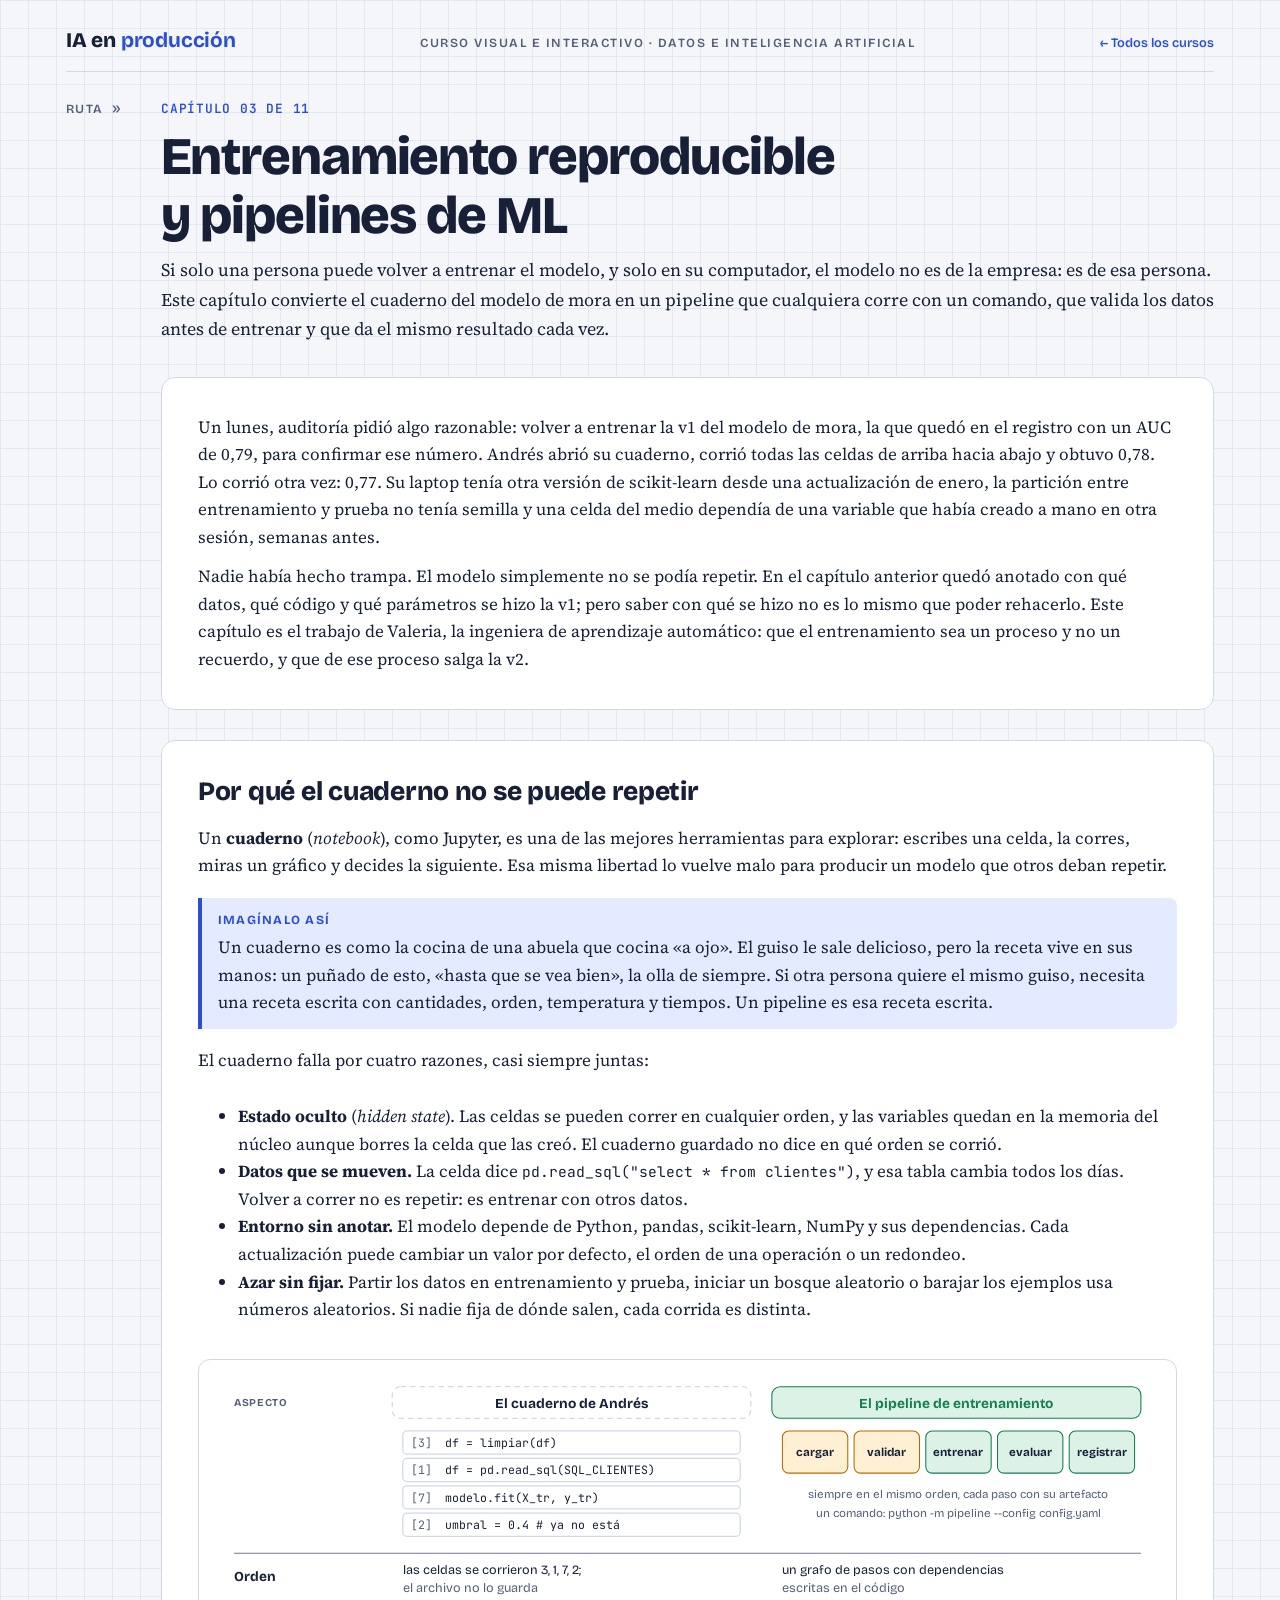
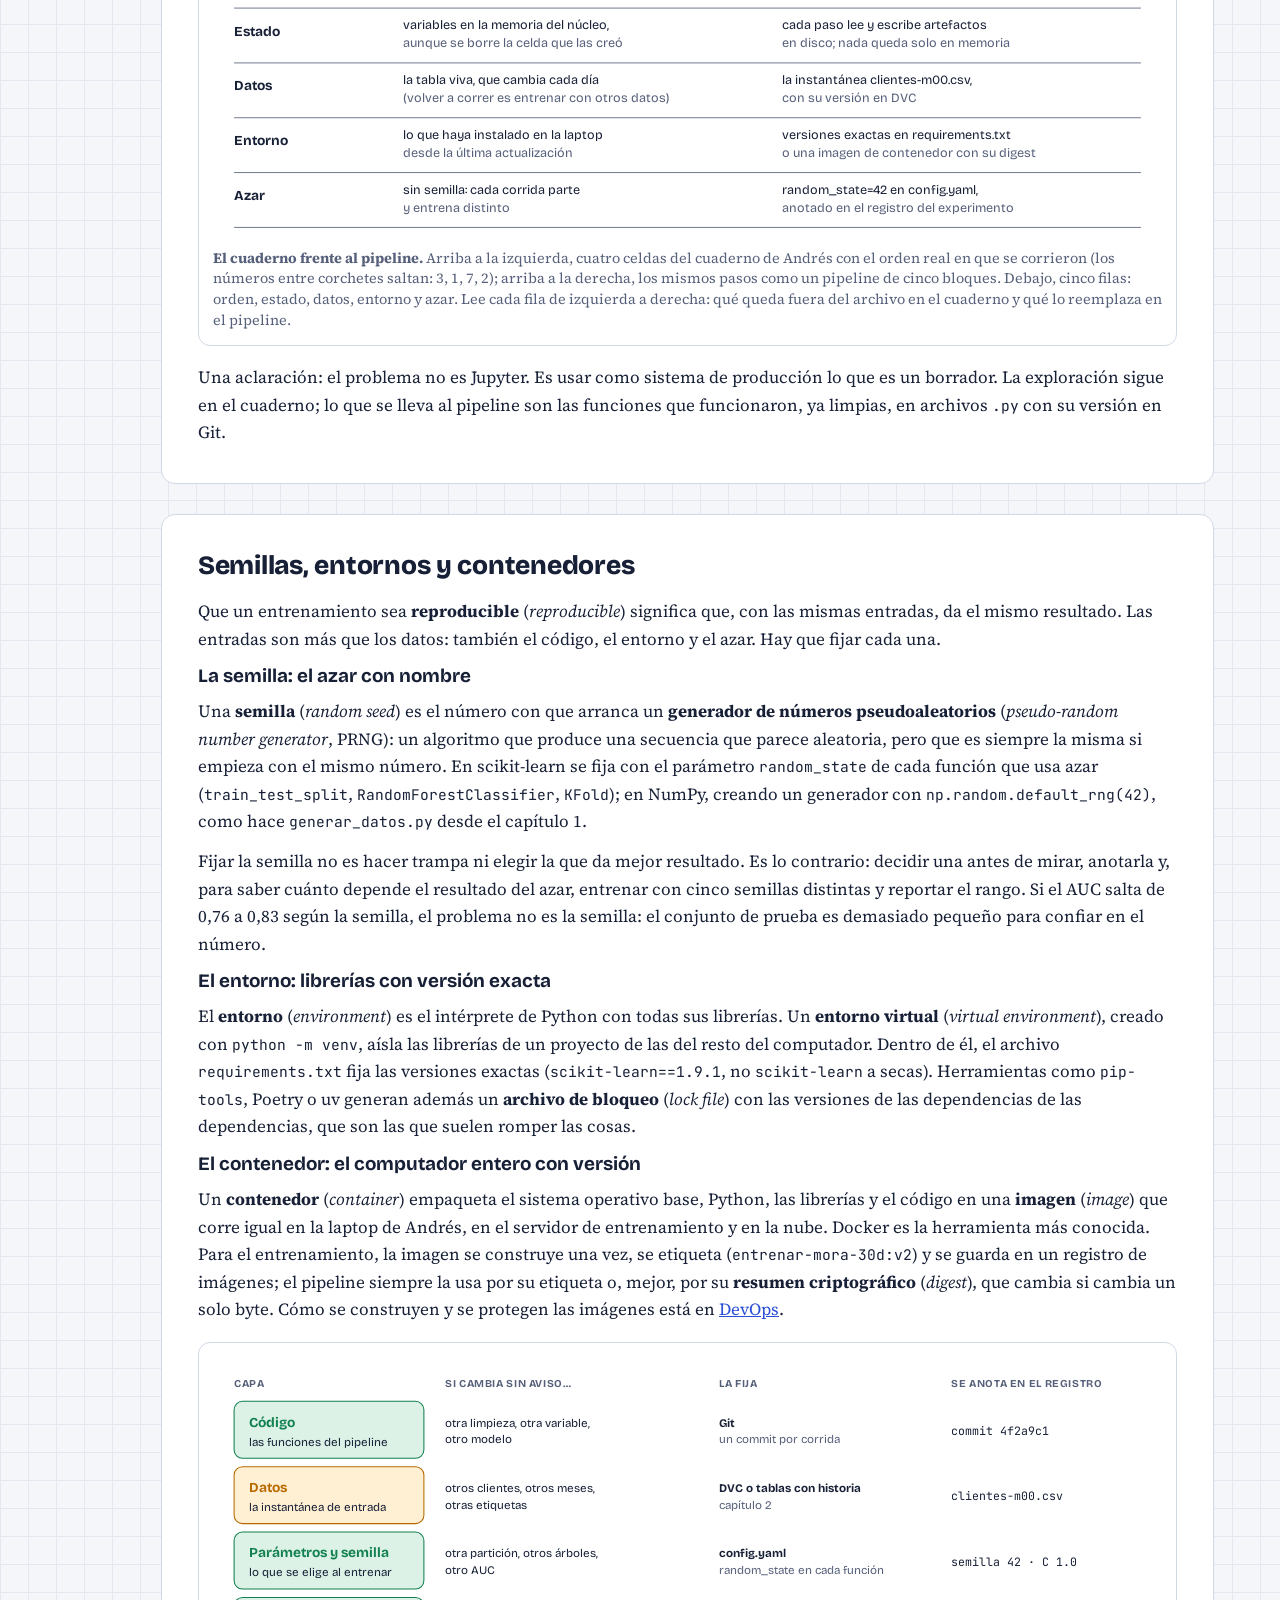
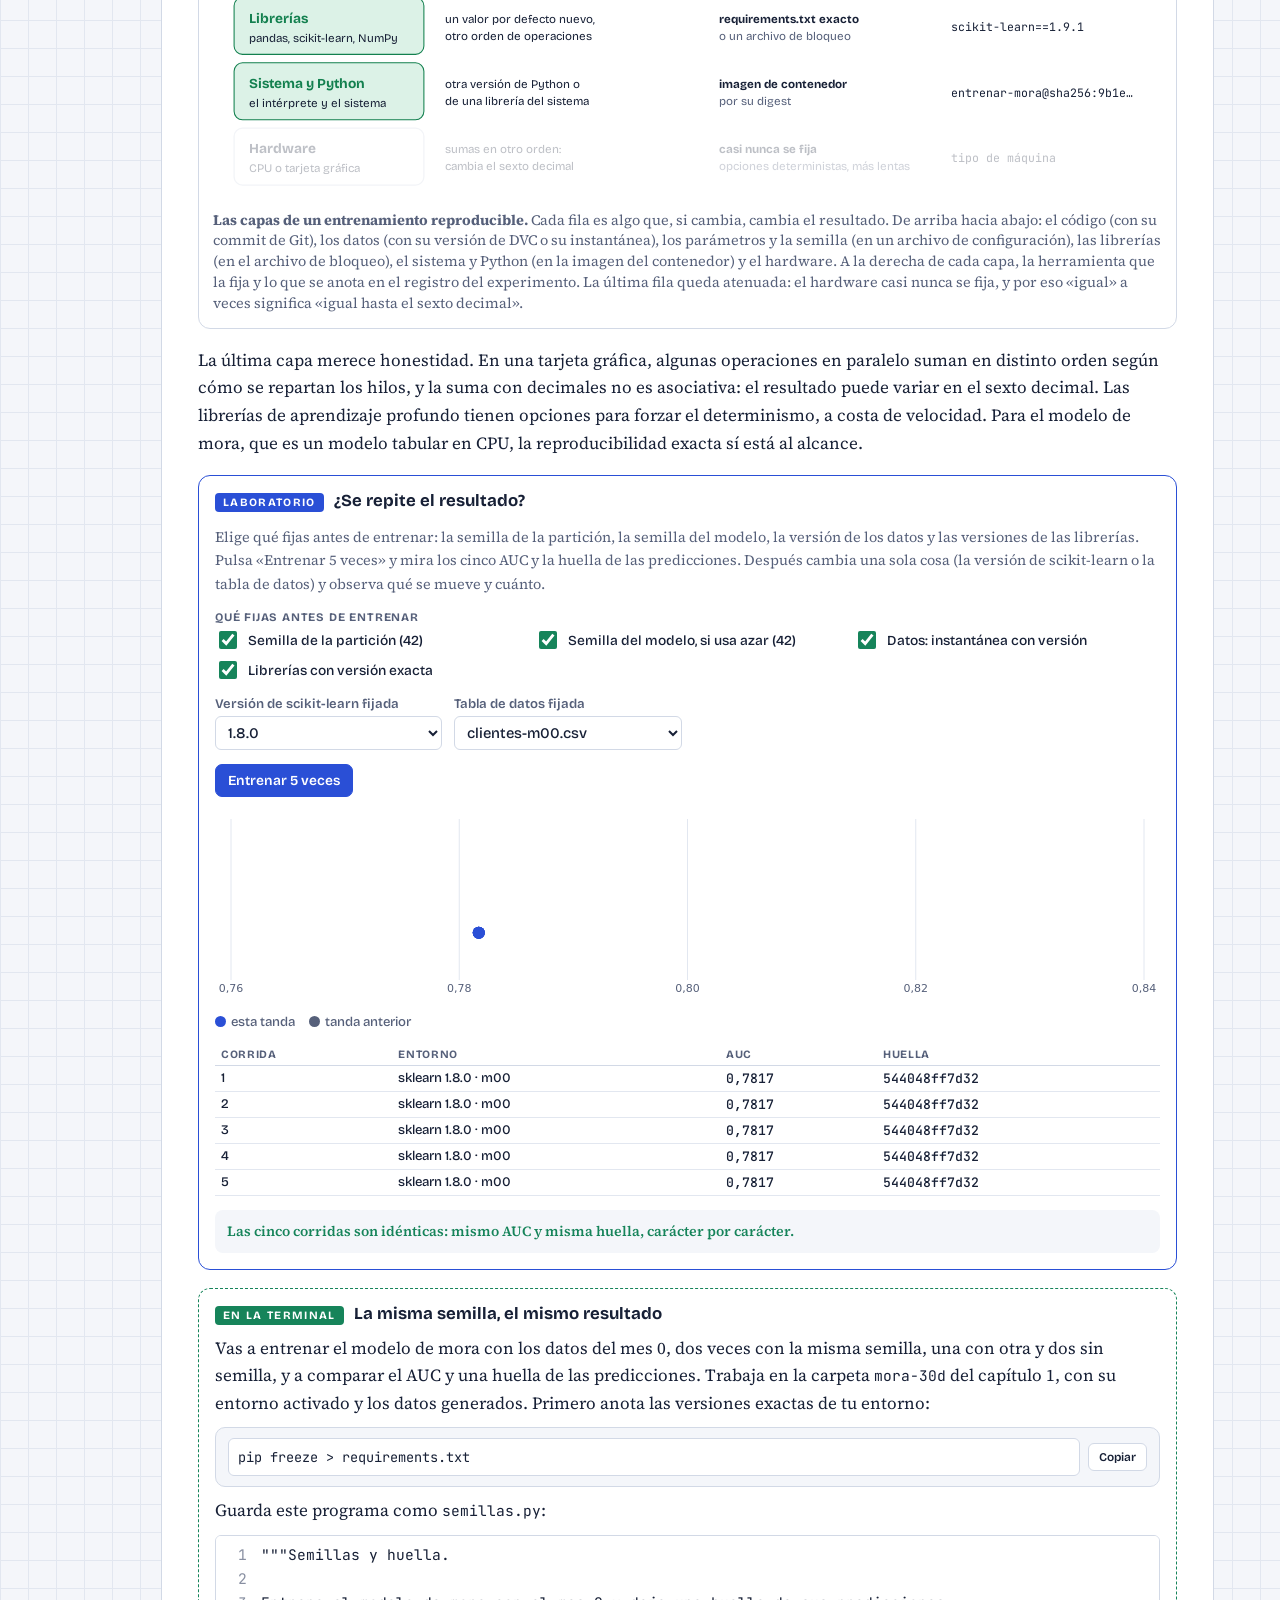
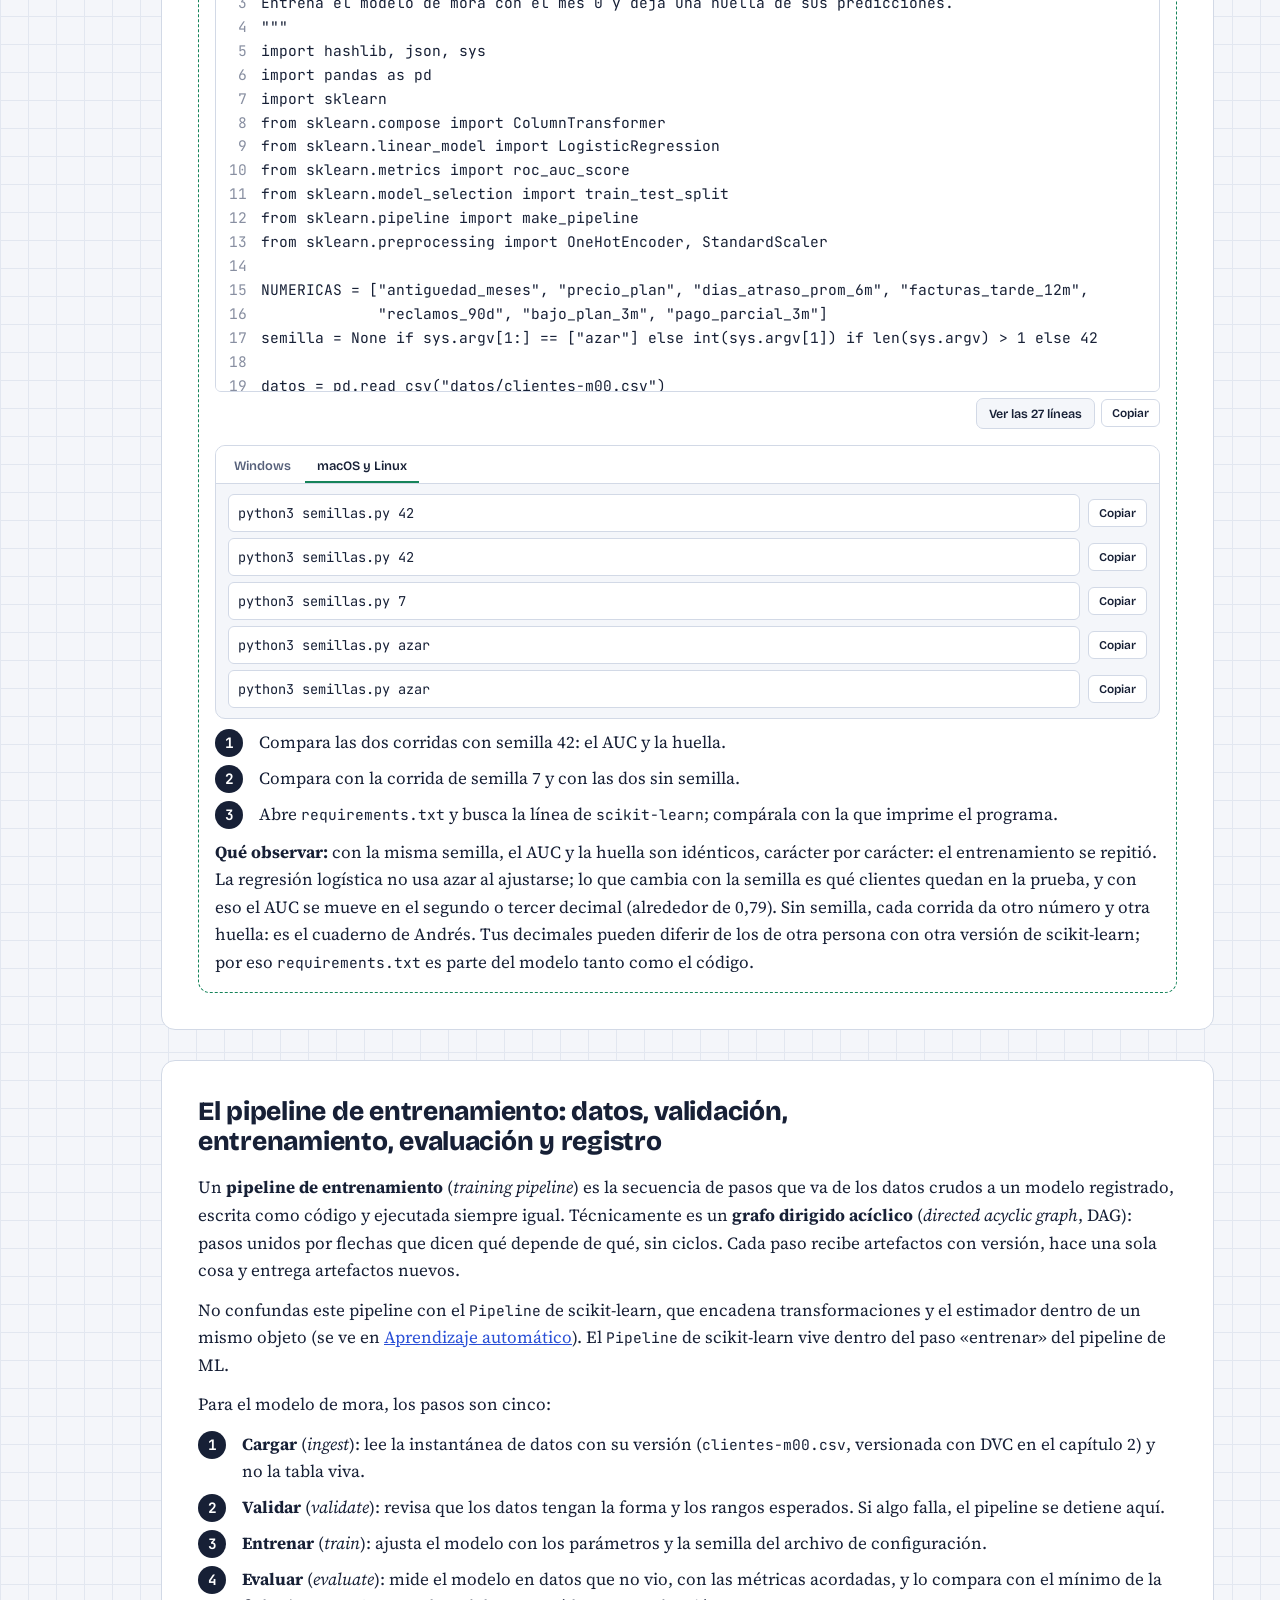
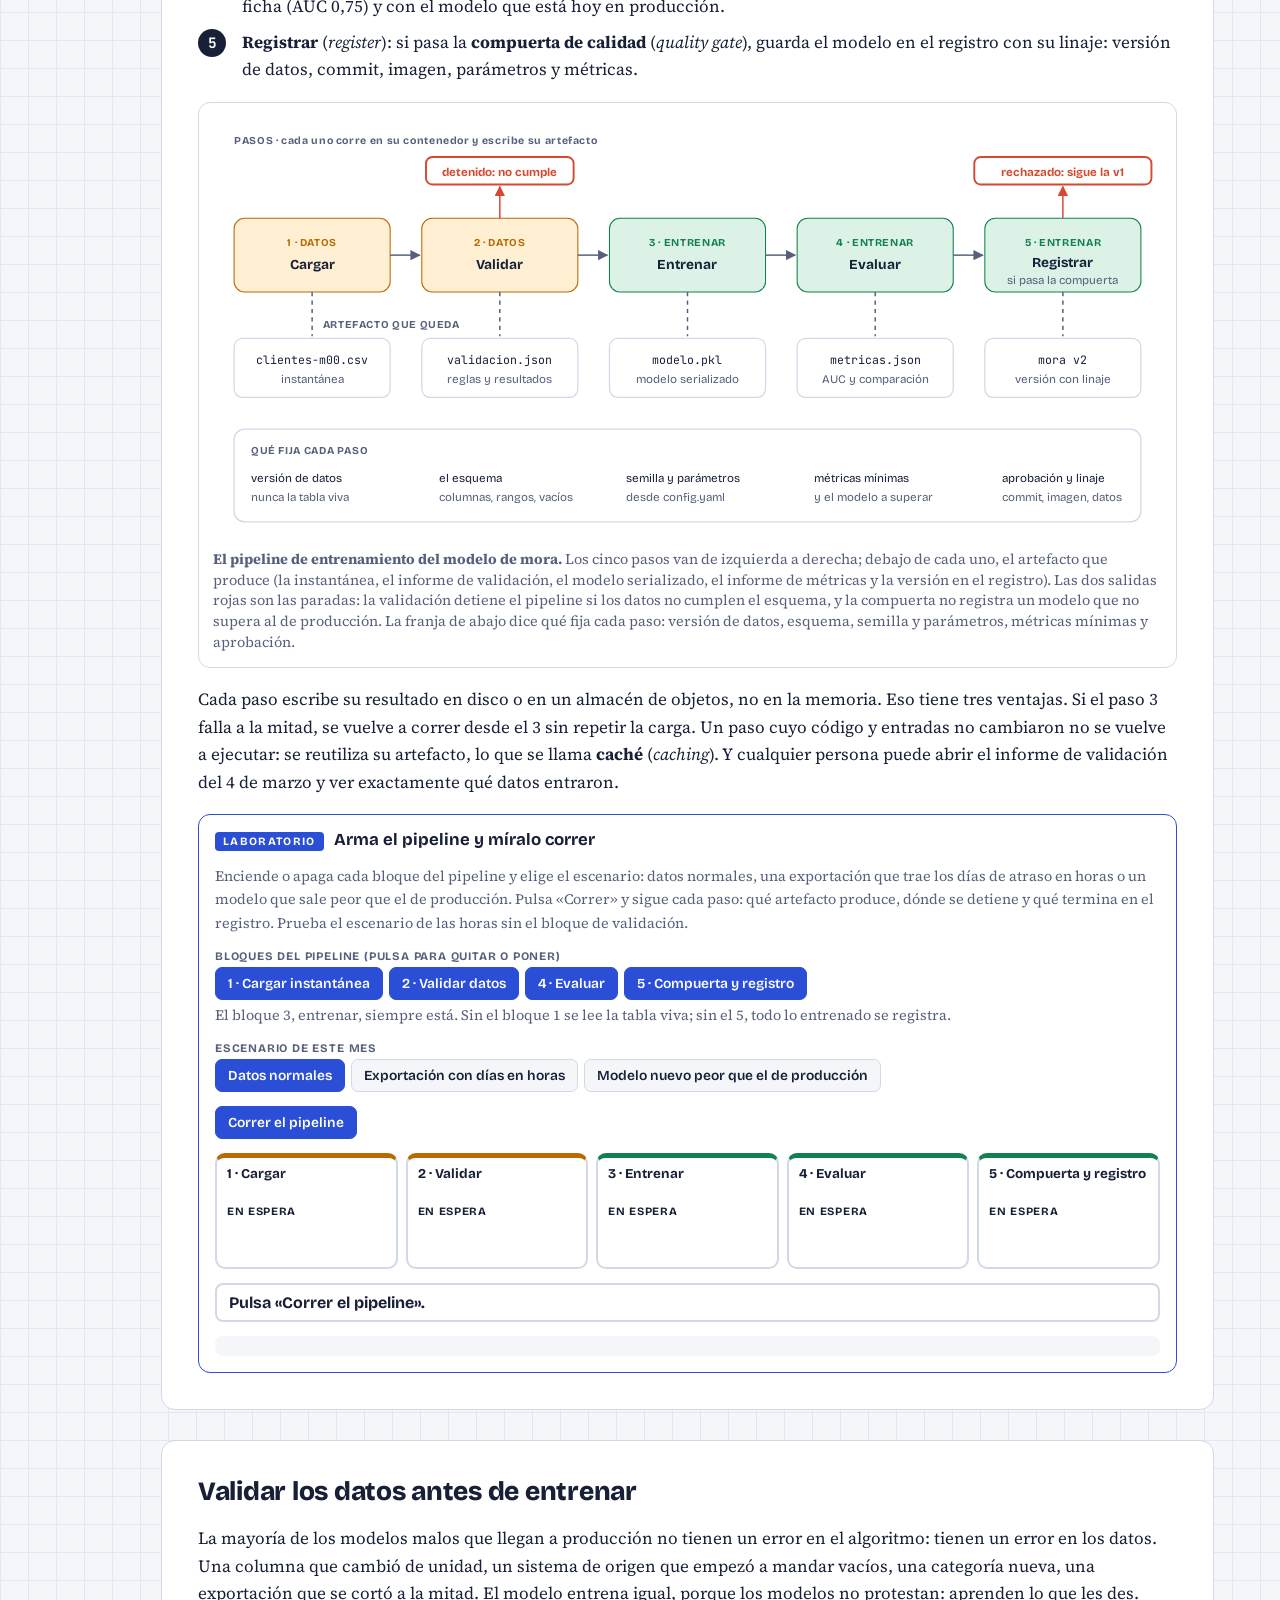
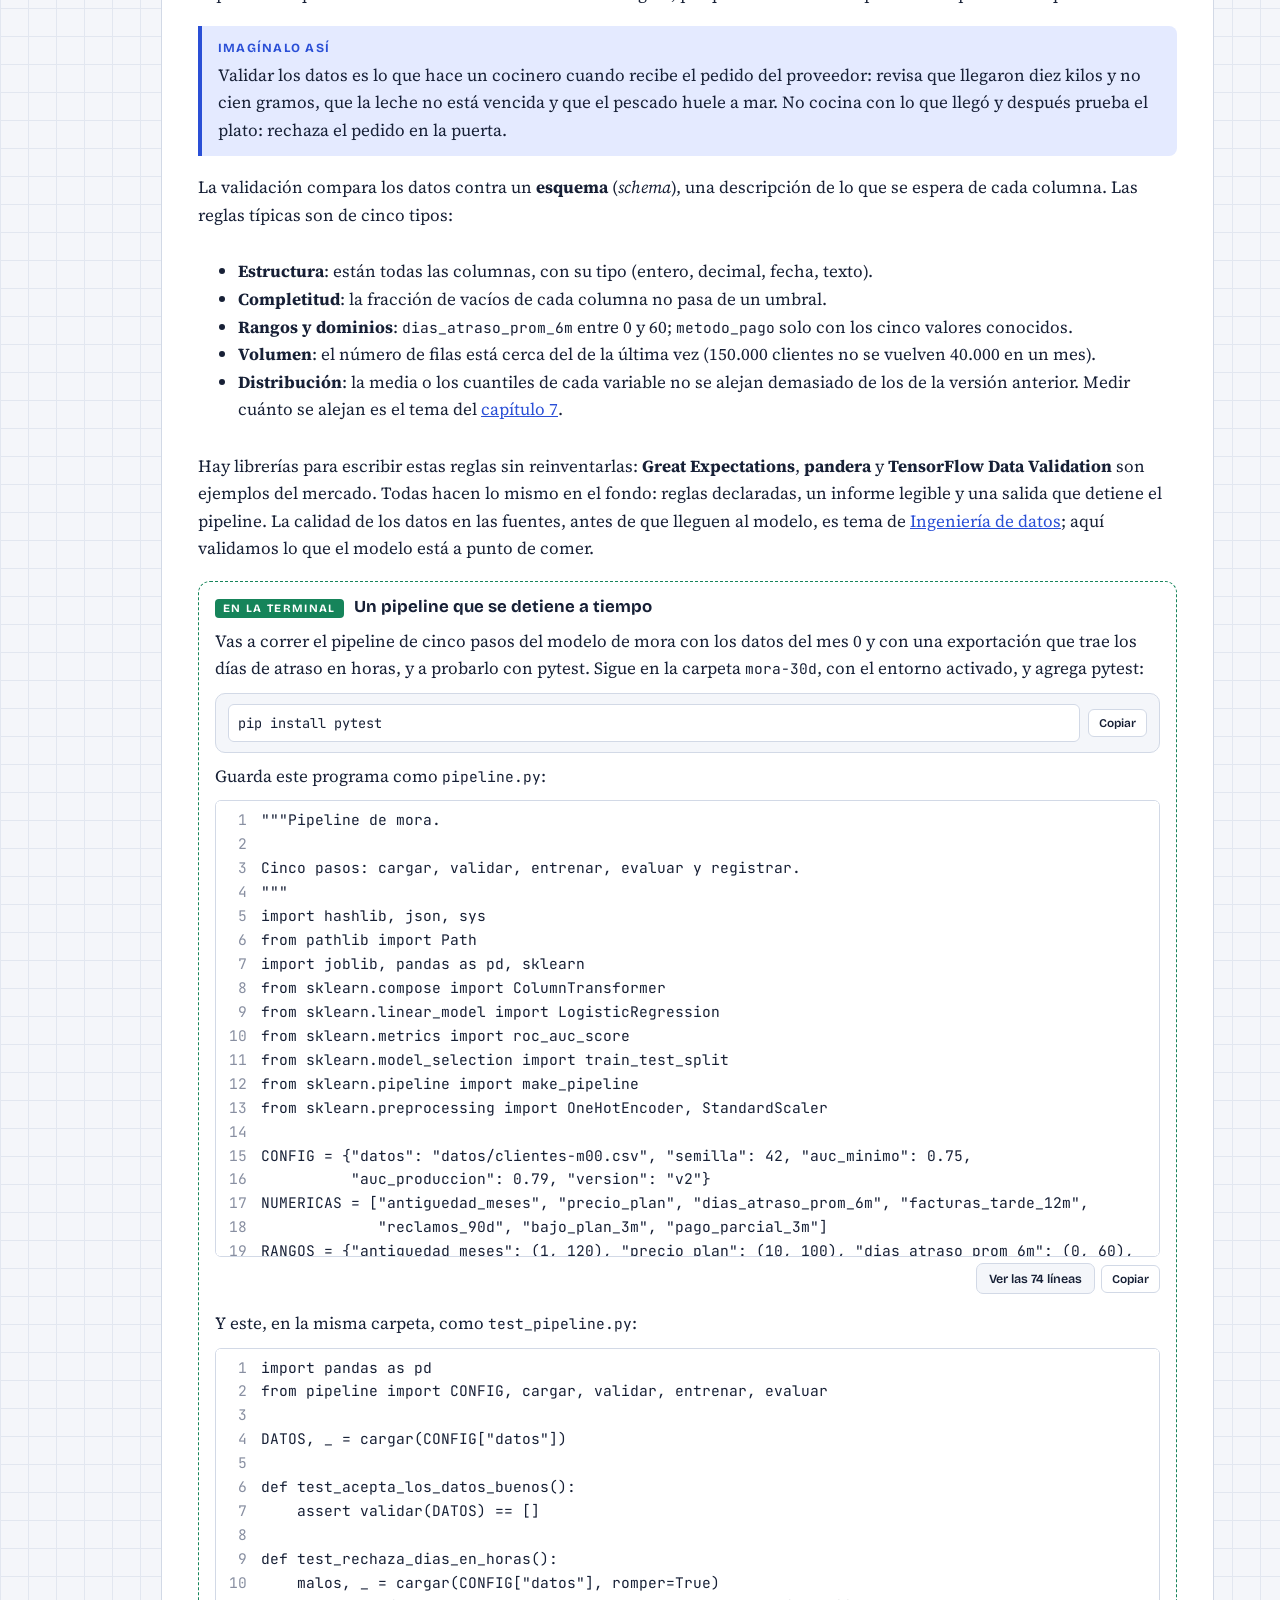
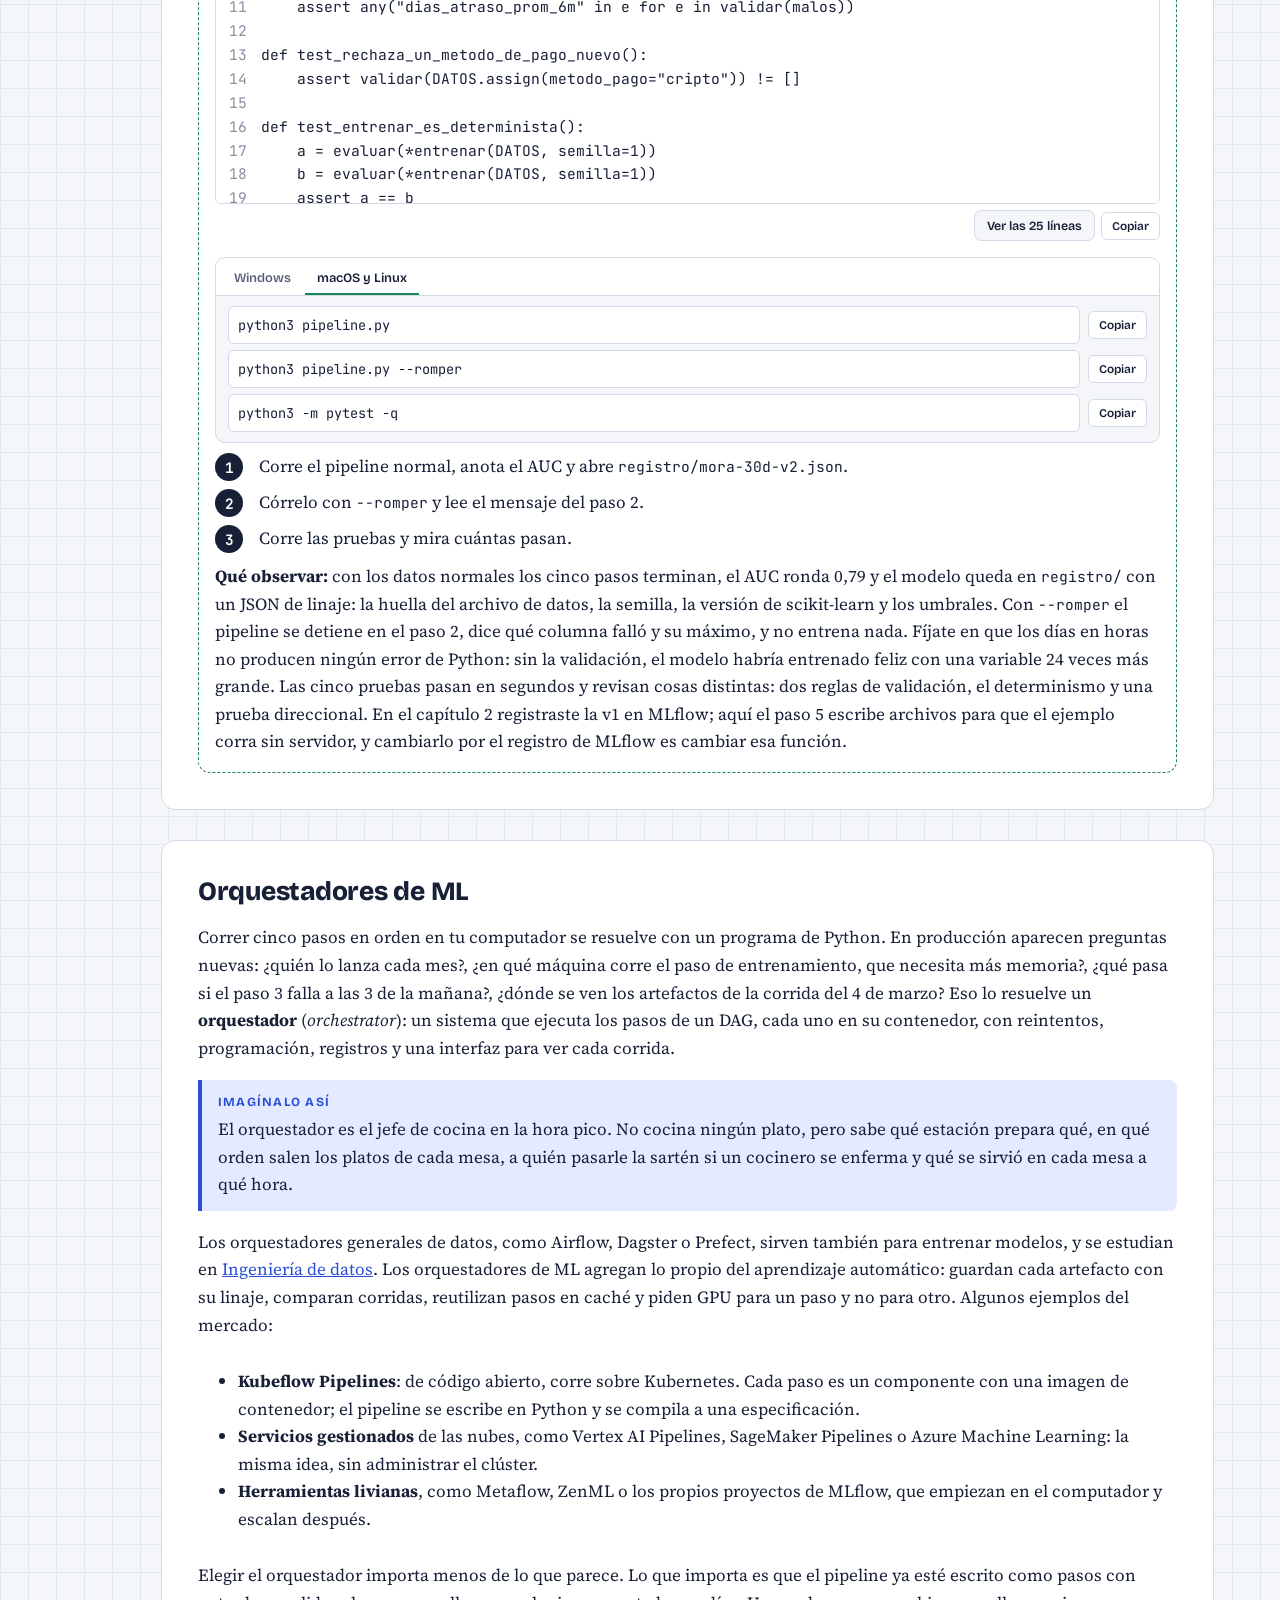
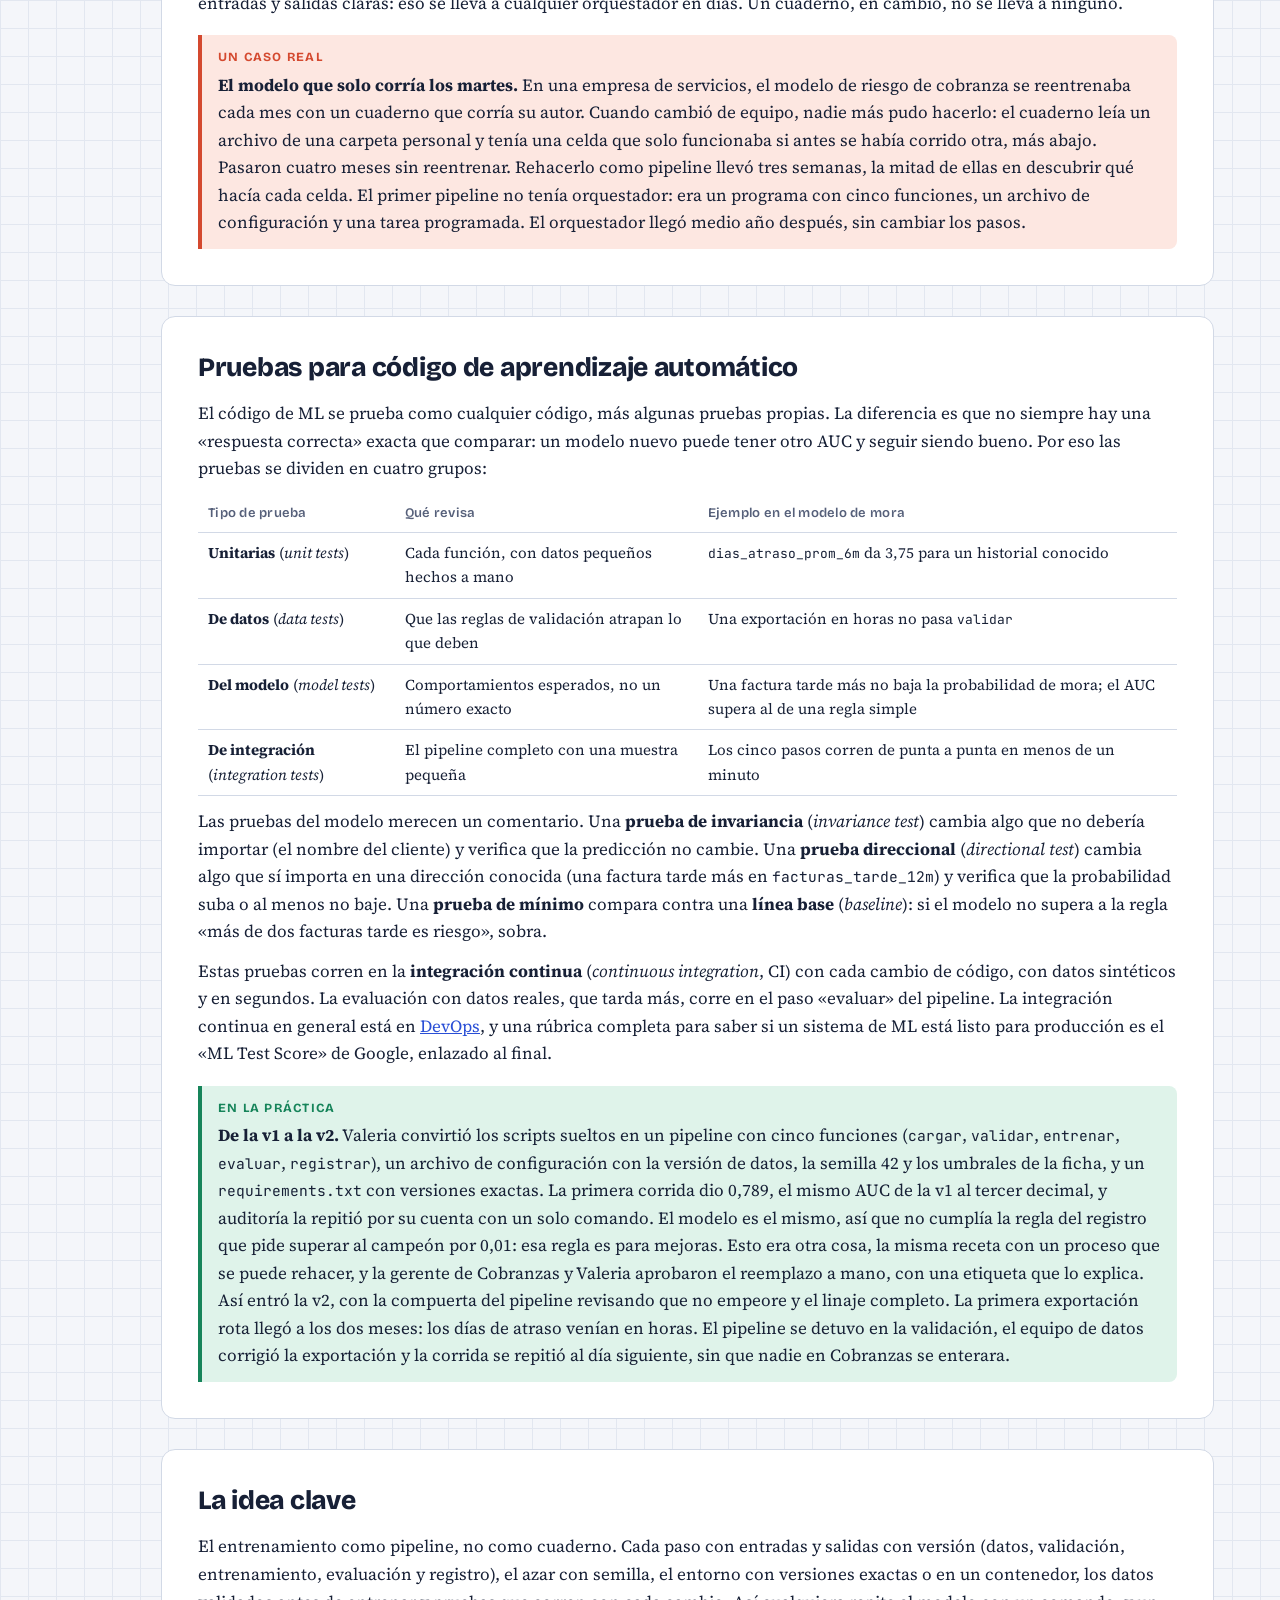
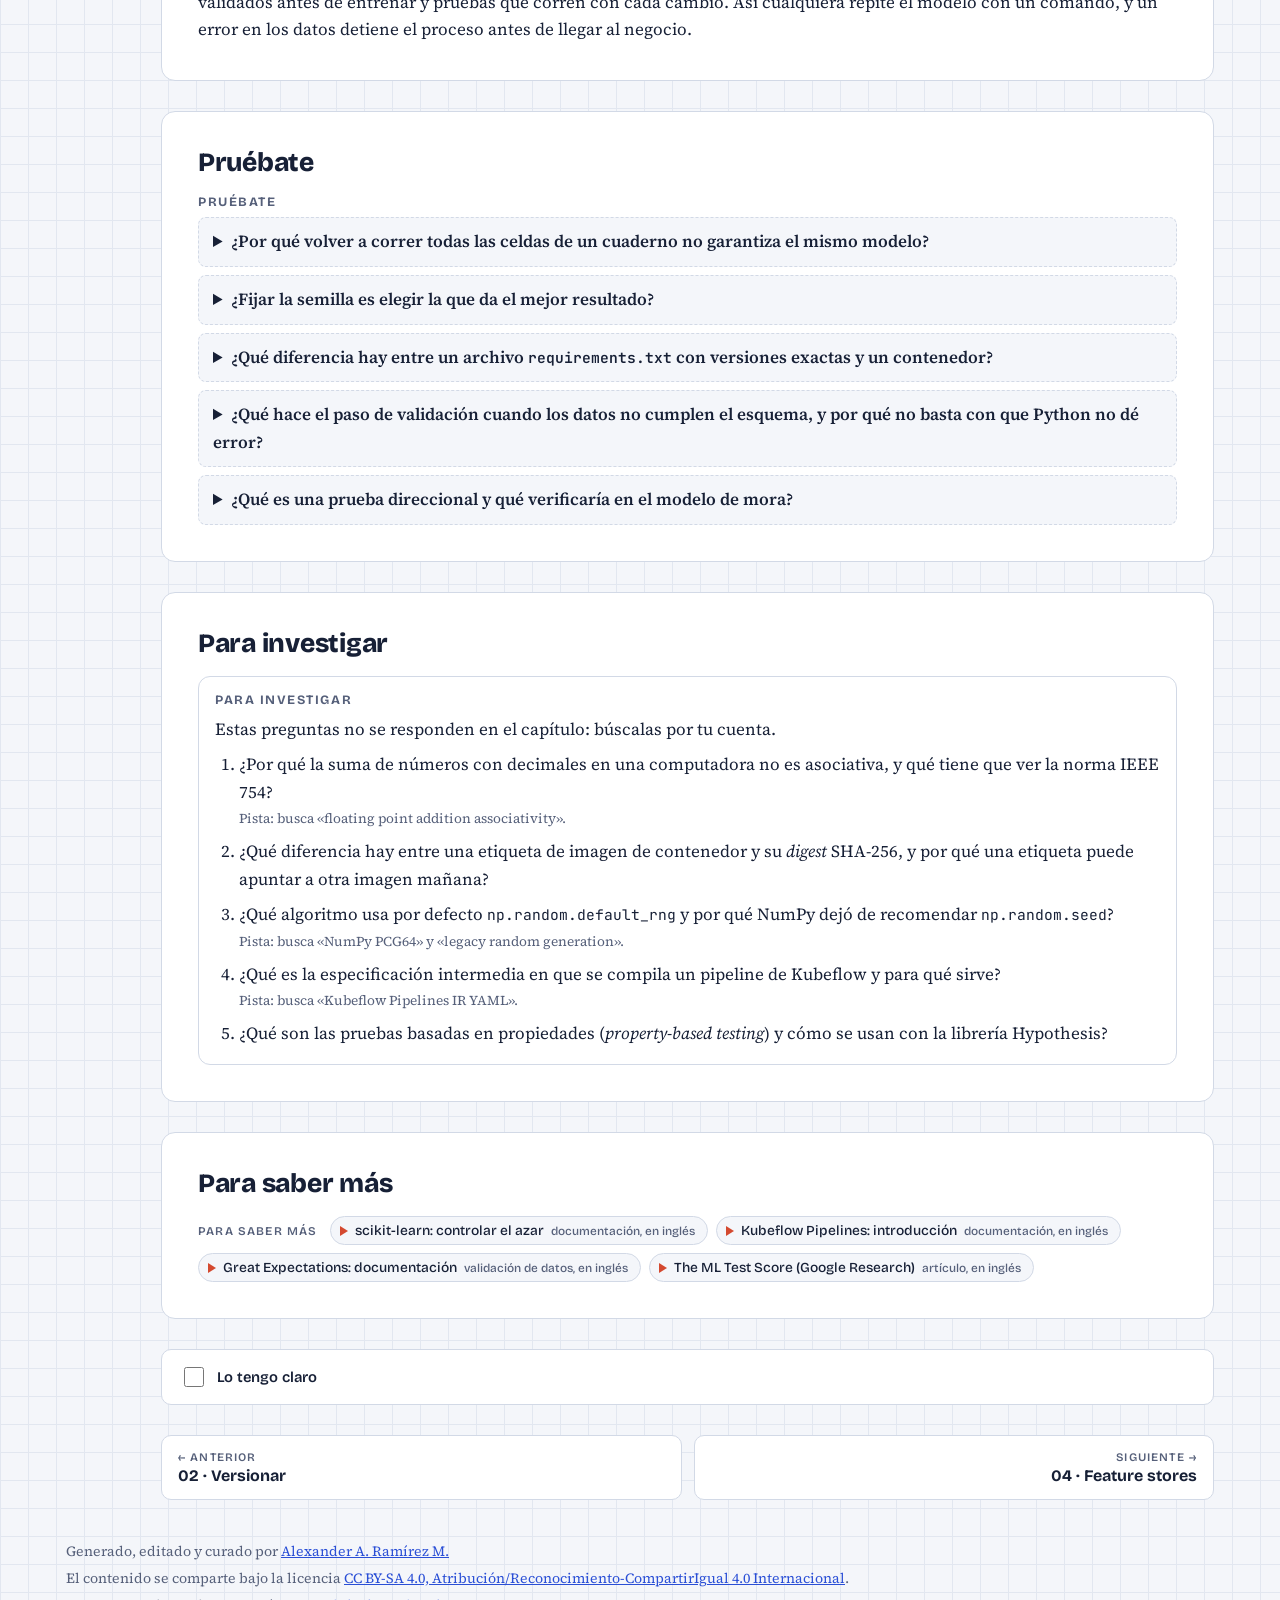
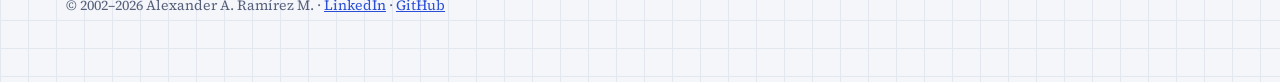
<file: 03-entrenamiento-reproducible.html>
<!doctype html>
<html lang="es">
<head>
<!-- Google Tag Manager -->
<script>(function(w,d,s,l,i){w[l]=w[l]||[];w[l].push({'gtm.start':
new Date().getTime(),event:'gtm.js'});var f=d.getElementsByTagName(s)[0],
j=d.createElement(s),dl=l!='dataLayer'?'&l='+l:'';j.async=true;j.src=
'https://www.googletagmanager.com/gtm.js?id='+i+dl;f.parentNode.insertBefore(j,f);
})(window,document,'script','dataLayer','GTM-KX76XF8R');</script>
<!-- End Google Tag Manager -->
<meta charset="utf-8">
<meta name="viewport" content="width=device-width, initial-scale=1, viewport-fit=cover">
<title>Entrenamiento reproducible · IA en producción (MLOps) · IA en producción (MLOps)</title>
<meta name="claude:viewport-fit-sides" content="cover">
<meta name="description" content="Lo que pasa después del cuaderno: versionar, entrenar de forma reproducible, servir, desplegar y vigilar modelos de aprendizaje automático y de lenguaje en producción.">
<link rel="preconnect" href="https://fonts.googleapis.com">
<link rel="preconnect" href="https://fonts.gstatic.com" crossorigin>
<link rel="stylesheet" href="https://fonts.googleapis.com/css2?family=Bricolage+Grotesque:opsz,wght@12..96,500;12..96,700;12..96,800&family=JetBrains+Mono:wght@400;600&family=Source+Serif+4:ital,opsz,wght@0,8..60,400;0,8..60,600;1,8..60,400;1,8..60,600&display=swap">
<link rel="stylesheet" href="assets/style.css">
</head>
<body>
<!-- Google Tag Manager (noscript) -->
<noscript><iframe src="https://www.googletagmanager.com/ns.html?id=GTM-KX76XF8R"
height="0" width="0" style="display:none;visibility:hidden"></iframe></noscript>
<!-- End Google Tag Manager (noscript) -->
<div class="wrap" data-page="entrenamiento-reproducible">
<header class="topbar"><a class="brand" href="index.html">IA en <b>producción</b></a><span class="eyebrow">Curso visual e interactivo · Datos e inteligencia artificial</span><a class="al-sitio" href="https://aaramirez.github.io/">← Todos los cursos</a></header>
<div class="layout">
<nav class="toc" id="toc" aria-label="Ruta de aprendizaje"></nav>
<main>
<header class="page-head"><span class="num">CAPÍTULO 03 DE 11</span><h1>Entrenamiento reproducible y pipelines de ML</h1><p class="lede">Si solo una persona puede volver a entrenar el modelo, y solo en su computador, el modelo no es de la empresa: es de esa persona. Este capítulo convierte el cuaderno del modelo de mora en un pipeline que cualquiera corre con un comando, que valida los datos antes de entrenar y que da el mismo resultado cada vez.</p></header>
<section><div class="prose"><p>Un lunes, auditoría pidió algo razonable: volver a entrenar la v1 del modelo de mora, la que quedó en el registro con un AUC de 0,79, para confirmar ese número. Andrés abrió su cuaderno, corrió todas las celdas de arriba hacia abajo y obtuvo 0,78. Lo corrió otra vez: 0,77. Su laptop tenía otra versión de scikit-learn desde una actualización de enero, la partición entre entrenamiento y prueba no tenía semilla y una celda del medio dependía de una variable que había creado a mano en otra sesión, semanas antes.</p><p>Nadie había hecho trampa. El modelo simplemente no se podía repetir. En el capítulo anterior quedó anotado con qué datos, qué código y qué parámetros se hizo la v1; pero saber con qué se hizo no es lo mismo que poder rehacerlo. Este capítulo es el trabajo de Valeria, la ingeniera de aprendizaje automático: que el entrenamiento sea un proceso y no un recuerdo, y que de ese proceso salga la v2.</p></div></section>
<section><h2>Por qué el cuaderno no se puede repetir</h2><div class="prose"><p>Un <b>cuaderno</b> (<i>notebook</i>), como Jupyter, es una de las mejores herramientas para explorar: escribes una celda, la corres, miras un gráfico y decides la siguiente. Esa misma libertad lo vuelve malo para producir un modelo que otros deban repetir.</p></div><div class="analogia"><b>Imagínalo así</b><p>Un cuaderno es como la cocina de una abuela que cocina «a ojo». El guiso le sale delicioso, pero la receta vive en sus manos: un puñado de esto, «hasta que se vea bien», la olla de siempre. Si otra persona quiere el mismo guiso, necesita una receta escrita con cantidades, orden, temperatura y tiempos. Un pipeline es esa receta escrita.</p></div><div class="prose"><p>El cuaderno falla por cuatro razones, casi siempre juntas:</p><ul><li><b>Estado oculto</b> (<i>hidden state</i>). Las celdas se pueden correr en cualquier orden, y las variables quedan en la memoria del núcleo aunque borres la celda que las creó. El cuaderno guardado no dice en qué orden se corrió.</li><li><b>Datos que se mueven.</b> La celda dice <code>pd.read_sql("select * from clientes")</code>, y esa tabla cambia todos los días. Volver a correr no es repetir: es entrenar con otros datos.</li><li><b>Entorno sin anotar.</b> El modelo depende de Python, pandas, scikit-learn, NumPy y sus dependencias. Cada actualización puede cambiar un valor por defecto, el orden de una operación o un redondeo.</li><li><b>Azar sin fijar.</b> Partir los datos en entrenamiento y prueba, iniciar un bosque aleatorio o barajar los ejemplos usa números aleatorios. Si nadie fija de dónde salen, cada corrida es distinta.</li></ul></div><figure class="fig fig-comparacion" id="03-diagrama-1"><div class="lienzo"><svg viewBox="0 0 900 440" style="min-width:680px" role="img" aria-label="Comparación entre el cuaderno y el pipeline en cinco aspectos: orden, estado, datos, entorno y azar. En el cuaderno, las celdas se corrieron en orden 3, 1, 7, 2, las variables viven en la memoria, se lee la tabla viva, se usa lo instalado en la laptop y no hay semilla; en el pipeline, pasos en orden fijo, artefactos en disco, instantánea con versión, versiones exactas o contenedor y semilla anotada">
<text x="20" y="30" class="t t-xs t-b t-m">ASPECTO</text>
<rect x="170" y="12" width="340" height="30" rx="8" class="caja" style="stroke-dasharray:5 4"/>
<text x="340" y="32" class="t t-b" text-anchor="middle">El cuaderno de Andrés</text>
<rect x="530" y="12" width="350" height="30" rx="8" class="c-enl"/>
<text x="705" y="32" class="t t-b k-enl" text-anchor="middle">El pipeline de entrenamiento</text>


<rect x="180" y="54" width="320" height="22" rx="4" class="caja"/>
<text x="188" y="69" class="t t-s t-mono t-m">[3]</text><text x="220" y="69" class="t t-s t-mono">df = limpiar(df)</text>
<rect x="180" y="80" width="320" height="22" rx="4" class="caja"/>
<text x="188" y="95" class="t t-s t-mono t-m">[1]</text><text x="220" y="95" class="t t-s t-mono">df = pd.read_sql(SQL_CLIENTES)</text>
<rect x="180" y="106" width="320" height="22" rx="4" class="caja"/>
<text x="188" y="121" class="t t-s t-mono t-m">[7]</text><text x="220" y="121" class="t t-s t-mono">modelo.fit(X_tr, y_tr)</text>
<rect x="180" y="132" width="320" height="22" rx="4" class="caja"/>
<text x="188" y="147" class="t t-s t-mono t-m">[2]</text><text x="220" y="147" class="t t-s t-mono">umbral = 0.4   # ya no está</text>


<rect x="540" y="54" width="62" height="40" rx="6" class="c-fis"/><text x="571" y="78" class="t t-s t-b" text-anchor="middle">cargar</text>
<rect x="608" y="54" width="62" height="40" rx="6" class="c-fis"/><text x="639" y="78" class="t t-s t-b" text-anchor="middle">validar</text>
<rect x="676" y="54" width="62" height="40" rx="6" class="c-enl"/><text x="707" y="78" class="t t-s t-b" text-anchor="middle">entrenar</text>
<rect x="744" y="54" width="62" height="40" rx="6" class="c-enl"/><text x="775" y="78" class="t t-s t-b" text-anchor="middle">evaluar</text>
<rect x="812" y="54" width="62" height="40" rx="6" class="c-enl"/><text x="843" y="78" class="t t-s t-b" text-anchor="middle">registrar</text>
<text x="707" y="118" class="t t-s t-m" text-anchor="middle">siempre en el mismo orden, cada paso con su artefacto</text>
<text x="707" y="136" class="t t-s t-m" text-anchor="middle">un comando: python -m pipeline --config config.yaml</text>

<g>
<line x1="20" y1="170" x2="880" y2="170" class="ln" style="stroke-width:.8"/>
<text x="20" y="196" class="t t-b">Orden</text>
<text x="180" y="190" class="t" style="font-size:12px">las celdas se corrieron 3, 1, 7, 2;</text>
<text x="180" y="207" class="t t-m" style="font-size:12px">el archivo no lo guarda</text>
<text x="540" y="190" class="t" style="font-size:12px">un grafo de pasos con dependencias</text>
<text x="540" y="207" class="t t-m" style="font-size:12px">escritas en el código</text>
</g>
<g>
<line x1="20" y1="222" x2="880" y2="222" class="ln" style="stroke-width:.8"/>
<text x="20" y="248" class="t t-b">Estado</text>
<text x="180" y="242" class="t" style="font-size:12px">variables en la memoria del núcleo,</text>
<text x="180" y="259" class="t t-m" style="font-size:12px">aunque se borre la celda que las creó</text>
<text x="540" y="242" class="t" style="font-size:12px">cada paso lee y escribe artefactos</text>
<text x="540" y="259" class="t t-m" style="font-size:12px">en disco; nada queda solo en memoria</text>
</g>
<g>
<line x1="20" y1="274" x2="880" y2="274" class="ln" style="stroke-width:.8"/>
<text x="20" y="300" class="t t-b">Datos</text>
<text x="180" y="294" class="t" style="font-size:12px">la tabla viva, que cambia cada día</text>
<text x="180" y="311" class="t t-m" style="font-size:12px">(volver a correr es entrenar con otros datos)</text>
<text x="540" y="294" class="t" style="font-size:12px">la instantánea clientes-m00.csv,</text>
<text x="540" y="311" class="t t-m" style="font-size:12px">con su versión en DVC</text>
</g>
<g>
<line x1="20" y1="326" x2="880" y2="326" class="ln" style="stroke-width:.8"/>
<text x="20" y="352" class="t t-b">Entorno</text>
<text x="180" y="346" class="t" style="font-size:12px">lo que haya instalado en la laptop</text>
<text x="180" y="363" class="t t-m" style="font-size:12px">desde la última actualización</text>
<text x="540" y="346" class="t" style="font-size:12px">versiones exactas en requirements.txt</text>
<text x="540" y="363" class="t t-m" style="font-size:12px">o una imagen de contenedor con su digest</text>
</g>
<g>
<line x1="20" y1="378" x2="880" y2="378" class="ln" style="stroke-width:.8"/>
<text x="20" y="404" class="t t-b">Azar</text>
<text x="180" y="398" class="t" style="font-size:12px">sin semilla: cada corrida parte</text>
<text x="180" y="415" class="t t-m" style="font-size:12px">y entrena distinto</text>
<text x="540" y="398" class="t" style="font-size:12px">random_state=42 en config.yaml,</text>
<text x="540" y="415" class="t t-m" style="font-size:12px">anotado en el registro del experimento</text>
</g>
<line x1="20" y1="430" x2="880" y2="430" class="ln" style="stroke-width:.8"/>
</svg></div><figcaption><b>El cuaderno frente al pipeline.</b> Arriba a la izquierda, cuatro celdas del cuaderno de Andrés con el orden real en que se corrieron (los números entre corchetes saltan: 3, 1, 7, 2); arriba a la derecha, los mismos pasos como un pipeline de cinco bloques. Debajo, cinco filas: orden, estado, datos, entorno y azar. Lee cada fila de izquierda a derecha: qué queda fuera del archivo en el cuaderno y qué lo reemplaza en el pipeline.</figcaption></figure><div class="prose"><p>Una aclaración: el problema no es Jupyter. Es usar como sistema de producción lo que es un borrador. La exploración sigue en el cuaderno; lo que se lleva al pipeline son las funciones que funcionaron, ya limpias, en archivos <code>.py</code> con su versión en Git.</p></div></section>
<section><h2>Semillas, entornos y contenedores</h2><div class="prose"><p>Que un entrenamiento sea <b>reproducible</b> (<i>reproducible</i>) significa que, con las mismas entradas, da el mismo resultado. Las entradas son más que los datos: también el código, el entorno y el azar. Hay que fijar cada una.</p><h3>La semilla: el azar con nombre</h3><p>Una <b>semilla</b> (<i>random seed</i>) es el número con que arranca un <b>generador de números pseudoaleatorios</b> (<i>pseudo-random number generator</i>, PRNG): un algoritmo que produce una secuencia que parece aleatoria, pero que es siempre la misma si empieza con el mismo número. En scikit-learn se fija con el parámetro <code>random_state</code> de cada función que usa azar (<code>train_test_split</code>, <code>RandomForestClassifier</code>, <code>KFold</code>); en NumPy, creando un generador con <code>np.random.default_rng(42)</code>, como hace <code>generar_datos.py</code> desde el capítulo 1.</p><p>Fijar la semilla no es hacer trampa ni elegir la que da mejor resultado. Es lo contrario: decidir una antes de mirar, anotarla y, para saber cuánto depende el resultado del azar, entrenar con cinco semillas distintas y reportar el rango. Si el AUC salta de 0,76 a 0,83 según la semilla, el problema no es la semilla: el conjunto de prueba es demasiado pequeño para confiar en el número.</p><h3>El entorno: librerías con versión exacta</h3><p>El <b>entorno</b> (<i>environment</i>) es el intérprete de Python con todas sus librerías. Un <b>entorno virtual</b> (<i>virtual environment</i>), creado con <code>python -m venv</code>, aísla las librerías de un proyecto de las del resto del computador. Dentro de él, el archivo <code>requirements.txt</code> fija las versiones exactas (<code>scikit-learn==1.9.1</code>, no <code>scikit-learn</code> a secas). Herramientas como <code>pip-tools</code>, Poetry o uv generan además un <b>archivo de bloqueo</b> (<i>lock file</i>) con las versiones de las dependencias de las dependencias, que son las que suelen romper las cosas.</p><h3>El contenedor: el computador entero con versión</h3><p>Un <b>contenedor</b> (<i>container</i>) empaqueta el sistema operativo base, Python, las librerías y el código en una <b>imagen</b> (<i>image</i>) que corre igual en la laptop de Andrés, en el servidor de entrenamiento y en la nube. Docker es la herramienta más conocida. Para el entrenamiento, la imagen se construye una vez, se etiqueta (<code>entrenar-mora-30d:v2</code>) y se guarda en un registro de imágenes; el pipeline siempre la usa por su etiqueta o, mejor, por su <b>resumen criptográfico</b> (<i>digest</i>), que cambia si cambia un solo byte. Cómo se construyen y se protegen las imágenes está en <a href="https://aaramirez.github.io/devops/temario.html" target="_blank" rel="noopener">DevOps</a>.</p></div><figure class="fig fig-capas" id="03-diagrama-2"><div class="lienzo"><svg viewBox="0 0 900 420" style="min-width:700px" role="img" aria-label="Seis capas de un entrenamiento reproducible, de arriba hacia abajo: código, datos, parámetros y semilla, librerías, sistema y Python, y hardware; para cada una, qué pasa si cambia, la herramienta que la fija y lo que se anota en el registro del experimento">
<text x="20" y="28" class="t t-xs t-b t-m">CAPA</text>
<text x="220" y="28" class="t t-xs t-b t-m">SI CAMBIA SIN AVISO…</text>
<text x="480" y="28" class="t t-xs t-b t-m">LA FIJA</text>
<text x="700" y="28" class="t t-xs t-b t-m">SE ANOTA EN EL REGISTRO</text>

<rect x="20" y="42" width="180" height="54" rx="8" class="c-enl"/>
<text x="34" y="66" class="t t-b k-enl">Código</text>
<text x="34" y="84" class="t t-s">las funciones del pipeline</text>
<text x="220" y="66" class="t t-s">otra limpieza, otra variable,</text>
<text x="220" y="82" class="t t-s">otro modelo</text>
<text x="480" y="66" class="t t-s t-b">Git</text>
<text x="480" y="82" class="t t-s t-m">un commit por corrida</text>
<text x="700" y="74" class="t t-s t-mono">commit 4f2a9c1</text>

<rect x="20" y="104" width="180" height="54" rx="8" class="c-fis"/>
<text x="34" y="128" class="t t-b k-fis">Datos</text>
<text x="34" y="146" class="t t-s">la instantánea de entrada</text>
<text x="220" y="128" class="t t-s">otros clientes, otros meses,</text>
<text x="220" y="144" class="t t-s">otras etiquetas</text>
<text x="480" y="128" class="t t-s t-b">DVC o tablas con historia</text>
<text x="480" y="144" class="t t-s t-m">capítulo 2</text>
<text x="700" y="136" class="t t-s t-mono">clientes-m00.csv</text>

<rect x="20" y="166" width="180" height="54" rx="8" class="c-enl"/>
<text x="34" y="190" class="t t-b k-enl">Parámetros y semilla</text>
<text x="34" y="208" class="t t-s">lo que se elige al entrenar</text>
<text x="220" y="190" class="t t-s">otra partición, otros árboles,</text>
<text x="220" y="206" class="t t-s">otro AUC</text>
<text x="480" y="190" class="t t-s t-b">config.yaml</text>
<text x="480" y="206" class="t t-s t-m">random_state en cada función</text>
<text x="700" y="198" class="t t-s t-mono">semilla 42 · C 1.0</text>

<rect x="20" y="228" width="180" height="54" rx="8" class="c-enl"/>
<text x="34" y="252" class="t t-b k-enl">Librerías</text>
<text x="34" y="270" class="t t-s">pandas, scikit-learn, NumPy</text>
<text x="220" y="252" class="t t-s">un valor por defecto nuevo,</text>
<text x="220" y="268" class="t t-s">otro orden de operaciones</text>
<text x="480" y="252" class="t t-s t-b">requirements.txt exacto</text>
<text x="480" y="268" class="t t-s t-m">o un archivo de bloqueo</text>
<text x="700" y="260" class="t t-s t-mono">scikit-learn==1.9.1</text>

<rect x="20" y="290" width="180" height="54" rx="8" class="c-enl"/>
<text x="34" y="314" class="t t-b k-enl">Sistema y Python</text>
<text x="34" y="332" class="t t-s">el intérprete y el sistema</text>
<text x="220" y="314" class="t t-s">otra versión de Python o</text>
<text x="220" y="330" class="t t-s">de una librería del sistema</text>
<text x="480" y="314" class="t t-s t-b">imagen de contenedor</text>
<text x="480" y="330" class="t t-s t-m">por su digest</text>
<text x="700" y="322" class="t t-s t-mono">entrenar-mora@sha256:9b1e…</text>

<g class="apagado">
<rect x="20" y="352" width="180" height="54" rx="8" class="caja"/>
<text x="34" y="376" class="t t-b">Hardware</text>
<text x="34" y="394" class="t t-s">CPU o tarjeta gráfica</text>
<text x="220" y="376" class="t t-s">sumas en otro orden:</text>
<text x="220" y="392" class="t t-s">cambia el sexto decimal</text>
<text x="480" y="376" class="t t-s t-b">casi nunca se fija</text>
<text x="480" y="392" class="t t-s t-m">opciones deterministas, más lentas</text>
<text x="700" y="384" class="t t-s t-mono">tipo de máquina</text>
</g>
</svg></div><figcaption><b>Las capas de un entrenamiento reproducible.</b> Cada fila es algo que, si cambia, cambia el resultado. De arriba hacia abajo: el código (con su commit de Git), los datos (con su versión de DVC o su instantánea), los parámetros y la semilla (en un archivo de configuración), las librerías (en el archivo de bloqueo), el sistema y Python (en la imagen del contenedor) y el hardware. A la derecha de cada capa, la herramienta que la fija y lo que se anota en el registro del experimento. La última fila queda atenuada: el hardware casi nunca se fija, y por eso «igual» a veces significa «igual hasta el sexto decimal».</figcaption></figure><div class="prose"><p>La última capa merece honestidad. En una tarjeta gráfica, algunas operaciones en paralelo suman en distinto orden según cómo se repartan los hilos, y la suma con decimales no es asociativa: el resultado puede variar en el sexto decimal. Las librerías de aprendizaje profundo tienen opciones para forzar el determinismo, a costa de velocidad. Para el modelo de mora, que es un modelo tabular en CPU, la reproducibilidad exacta sí está al alcance.</p></div><div class="lab" id="03-lab-2"><div class="lab-title"><span class="tag">Laboratorio</span><h3>¿Se repite el resultado?</h3></div><p class="hint">Elige qué fijas antes de entrenar: la semilla de la partición, la semilla del modelo, la versión de los datos y las versiones de las librerías. Pulsa «Entrenar 5 veces» y mira los cinco AUC y la huella de las predicciones. Después cambia una sola cosa (la versión de scikit-learn o la tabla de datos) y observa qué se mueve y cuánto.</p><style>
[id="03-lab-2"] .c3l2-g{display:grid;gap:4px}
[id="03-lab-2"] .c3l2-g>span{font:700 .72rem var(--f-display);letter-spacing:.07em;text-transform:uppercase;color:var(--muted)}
[id="03-lab-2"] .c3l2-chk{display:flex;align-items:center;gap:8px;font:500 .86rem var(--f-display);color:var(--ink)}
[id="03-lab-2"] .c3l2-chk input{width:18px;height:18px;accent-color:var(--good);flex:none}
[id="03-lab-2"] .c3l2-fij{display:grid;grid-template-columns:repeat(auto-fill,minmax(min(100%,250px),1fr));gap:6px 14px}
[id="03-lab-2"] .c3l2-tabla{width:100%;border-collapse:collapse;font:500 .82rem var(--f-display)}
[id="03-lab-2"] .c3l2-tabla th{font:700 .7rem var(--f-display);letter-spacing:.06em;text-transform:uppercase;color:var(--muted);text-align:left;padding:4px 6px;border-bottom:1px solid var(--line)}
[id="03-lab-2"] .c3l2-tabla td{padding:4px 6px;border-bottom:1px solid var(--grid);color:var(--ink)}
[id="03-lab-2"] .c3l2-tabla td.m{font-family:var(--f-mono)}
[id="03-lab-2"] .c3l2-tabla td.dif{color:var(--warm);font-weight:700}
[id="03-lab-2"] canvas{width:100%;display:block}
</style>
<div class="c3l2-g"><span>Qué fijas antes de entrenar</span>
<div class="c3l2-fij">
  <label class="c3l2-chk"><input type="checkbox" id="c3l2-ss" checked> Semilla de la partición (42)</label>
  <label class="c3l2-chk"><input type="checkbox" id="c3l2-sm" checked> Semilla del modelo, si usa azar (42)</label>
  <label class="c3l2-chk"><input type="checkbox" id="c3l2-dv" checked> Datos: instantánea con versión</label>
  <label class="c3l2-chk"><input type="checkbox" id="c3l2-lv" checked> Librerías con versión exacta</label>
</div></div>
<div class="opciones">
  <label>Versión de scikit-learn fijada
    <select id="c3l2-sk"><option value="1.8.0">1.8.0</option><option value="1.9.1">1.9.1</option></select>
  </label>
  <label>Tabla de datos fijada
    <select id="c3l2-snap"><option value="m00">clientes-m00.csv</option><option value="m01">clientes-m01.csv</option></select>
  </label>
</div>
<div class="btns"><button type="button" class="primary" id="c3l2-run">Entrenar 5 veces</button></div>
<canvas id="c3l2-c" role="img" aria-label="Los AUC de las cinco corridas como puntos sobre un eje de 0,76 a 0,84, y los de la tanda anterior en gris"></canvas>
<div class="legend"><span><i style="background:var(--accent)"></i>esta tanda</span><span><i style="background:var(--muted)"></i>tanda anterior</span></div>
<table class="c3l2-tabla"><thead><tr><th>Corrida</th><th>Entorno</th><th>AUC</th><th>Huella</th></tr></thead><tbody id="c3l2-tb"></tbody></table>
<div class="readout texto" id="c3l2-out" aria-live="polite"></div></div><div class="practica"><div class="practica-title"><span class="tag">En la terminal</span><h3>La misma semilla, el mismo resultado</h3></div><p>Vas a entrenar el modelo de mora con los datos del mes 0, dos veces con la misma semilla, una con otra y dos sin semilla, y a comparar el AUC y una huella de las predicciones. Trabaja en la carpeta <code>mora-30d</code> del capítulo 1, con su entorno activado y los datos generados. Primero anota las versiones exactas de tu entorno:</p><div class="cmds"><div class="cmd-panel" data-so="win mac linux"><div class="cmd-l"><code>pip freeze &gt; requirements.txt</code><button type="button" class="copiar">Copiar</button></div></div></div><p>Guarda este programa como <code>semillas.py</code>:</p><div class="code-copia code-lineas"><pre tabindex="0"><code><span class="ln">"""Semillas y huella.</span>
<span class="ln"></span>
<span class="ln">Entrena el modelo de mora con el mes 0 y deja una huella de sus predicciones.</span>
<span class="ln">"""</span>
<span class="ln">import hashlib, json, sys</span>
<span class="ln">import pandas as pd</span>
<span class="ln">import sklearn</span>
<span class="ln">from sklearn.compose import ColumnTransformer</span>
<span class="ln">from sklearn.linear_model import LogisticRegression</span>
<span class="ln">from sklearn.metrics import roc_auc_score</span>
<span class="ln">from sklearn.model_selection import train_test_split</span>
<span class="ln">from sklearn.pipeline import make_pipeline</span>
<span class="ln">from sklearn.preprocessing import OneHotEncoder, StandardScaler</span>
<span class="ln"></span>
<span class="ln">NUMERICAS = ["antiguedad_meses", "precio_plan", "dias_atraso_prom_6m", "facturas_tarde_12m",</span>
<span class="ln">             "reclamos_90d", "bajo_plan_3m", "pago_parcial_3m"]</span>
<span class="ln">semilla = None if sys.argv[1:] == ["azar"] else int(sys.argv[1]) if len(sys.argv) &gt; 1 else 42</span>
<span class="ln"></span>
<span class="ln">datos = pd.read_csv("datos/clientes-m00.csv")</span>
<span class="ln">ent, pru = train_test_split(datos, test_size=0.3, random_state=semilla, stratify=datos.mora_30d)</span>
<span class="ln">prep = ColumnTransformer([("num", StandardScaler(), NUMERICAS),</span>
<span class="ln">                          ("cat", OneHotEncoder(handle_unknown="ignore"), ["metodo_pago"])])</span>
<span class="ln">modelo = make_pipeline(prep, LogisticRegression(max_iter=1000)).fit(ent, ent.mora_30d)</span>
<span class="ln">p = modelo.predict_proba(pru)[:, 1]</span>
<span class="ln">huella = hashlib.sha256(p.round(6).tobytes()).hexdigest()[:12]</span>
<span class="ln">print(json.dumps({"semilla": semilla, "sklearn": sklearn.__version__,</span>
<span class="ln">                  "auc": round(roc_auc_score(pru.mora_30d, p), 4), "huella": huella}))</span></code></pre><button type="button" class="ver-todo" aria-expanded="false">Ver las 27 líneas</button><button type="button" class="copiar copiar-todo">Copiar</button></div><div class="cmds"><div class="cmd-tabs" role="tablist" aria-label="Sistema operativo"><button type="button" role="tab" data-so="win">Windows</button><button type="button" role="tab" data-so="mac linux">macOS y Linux</button></div><div class="cmd-panel" role="tabpanel" data-so="win"><div class="cmd-l"><code>python semillas.py 42</code><button type="button" class="copiar">Copiar</button></div><div class="cmd-l"><code>python semillas.py 42</code><button type="button" class="copiar">Copiar</button></div><div class="cmd-l"><code>python semillas.py 7</code><button type="button" class="copiar">Copiar</button></div><div class="cmd-l"><code>python semillas.py azar</code><button type="button" class="copiar">Copiar</button></div><div class="cmd-l"><code>python semillas.py azar</code><button type="button" class="copiar">Copiar</button></div></div><div class="cmd-panel" role="tabpanel" data-so="mac linux"><div class="cmd-l"><code>python3 semillas.py 42</code><button type="button" class="copiar">Copiar</button></div><div class="cmd-l"><code>python3 semillas.py 42</code><button type="button" class="copiar">Copiar</button></div><div class="cmd-l"><code>python3 semillas.py 7</code><button type="button" class="copiar">Copiar</button></div><div class="cmd-l"><code>python3 semillas.py azar</code><button type="button" class="copiar">Copiar</button></div><div class="cmd-l"><code>python3 semillas.py azar</code><button type="button" class="copiar">Copiar</button></div></div></div><ol class="steps"><li><span>Compara las dos corridas con semilla 42: el AUC y la huella.</span></li><li><span>Compara con la corrida de semilla 7 y con las dos sin semilla.</span></li><li><span>Abre <code>requirements.txt</code> y busca la línea de <code>scikit-learn</code>; compárala con la que imprime el programa.</span></li></ol><p><b>Qué observar:</b> con la misma semilla, el AUC y la huella son idénticos, carácter por carácter: el entrenamiento se repitió. La regresión logística no usa azar al ajustarse; lo que cambia con la semilla es qué clientes quedan en la prueba, y con eso el AUC se mueve en el segundo o tercer decimal (alrededor de 0,79). Sin semilla, cada corrida da otro número y otra huella: es el cuaderno de Andrés. Tus decimales pueden diferir de los de otra persona con otra versión de scikit-learn; por eso <code>requirements.txt</code> es parte del modelo tanto como el código.</p></div></section>
<section><h2>El pipeline de entrenamiento: datos, validación, entrenamiento, evaluación y registro</h2><div class="prose"><p>Un <b>pipeline de entrenamiento</b> (<i>training pipeline</i>) es la secuencia de pasos que va de los datos crudos a un modelo registrado, escrita como código y ejecutada siempre igual. Técnicamente es un <b>grafo dirigido acíclico</b> (<i>directed acyclic graph</i>, DAG): pasos unidos por flechas que dicen qué depende de qué, sin ciclos. Cada paso recibe artefactos con versión, hace una sola cosa y entrega artefactos nuevos.</p><p>No confundas este pipeline con el <code>Pipeline</code> de scikit-learn, que encadena transformaciones y el estimador dentro de un mismo objeto (se ve en <a href="https://aaramirez.github.io/aprendizaje-estadistico/temario.html" target="_blank" rel="noopener">Aprendizaje automático</a>). El <code>Pipeline</code> de scikit-learn vive dentro del paso «entrenar» del pipeline de ML.</p><p>Para el modelo de mora, los pasos son cinco:</p><ol class="steps"><li><span><b>Cargar</b> (<i>ingest</i>): lee la instantánea de datos con su versión (<code>clientes-m00.csv</code>, versionada con DVC en el capítulo 2) y no la tabla viva.</span></li><li><span><b>Validar</b> (<i>validate</i>): revisa que los datos tengan la forma y los rangos esperados. Si algo falla, el pipeline se detiene aquí.</span></li><li><span><b>Entrenar</b> (<i>train</i>): ajusta el modelo con los parámetros y la semilla del archivo de configuración.</span></li><li><span><b>Evaluar</b> (<i>evaluate</i>): mide el modelo en datos que no vio, con las métricas acordadas, y lo compara con el mínimo de la ficha (AUC 0,75) y con el modelo que está hoy en producción.</span></li><li><span><b>Registrar</b> (<i>register</i>): si pasa la <b>compuerta de calidad</b> (<i>quality gate</i>), guarda el modelo en el registro con su linaje: versión de datos, commit, imagen, parámetros y métricas.</span></li></ol></div><figure class="fig fig-esquema" id="03-diagrama-3"><div class="lienzo"><svg viewBox="0 0 900 400" style="min-width:720px" role="img" aria-label="El pipeline de entrenamiento del modelo de mora en cinco pasos de izquierda a derecha: cargar, validar, entrenar, evaluar y compuerta con registro; debajo de cada paso, su artefacto; dos salidas de parada: la validación detiene el pipeline si los datos no cumplen el esquema y la compuerta no registra un modelo peor que el de producción; abajo, qué fija cada paso">
<defs>
<marker id="c3d3-m" viewBox="0 0 10 10" refX="9" refY="5" markerWidth="7" markerHeight="7" orient="auto-start-reverse"><path d="M0 0L10 5L0 10z" class="fl-muted"/></marker>
<marker id="c3d3-w" viewBox="0 0 10 10" refX="9" refY="5" markerWidth="7" markerHeight="7" orient="auto-start-reverse"><path d="M0 0L10 5L0 10z" class="k-warm"/></marker>
</defs>
<text x="20" y="26" class="t t-xs t-b t-m">PASOS · cada uno corre en su contenedor y escribe su artefacto</text>

<rect x="20" y="96" width="148" height="70" rx="10" class="c-fis"/>
<text x="94" y="122" class="t t-xs t-b k-fis" text-anchor="middle">1 · DATOS</text>
<text x="94" y="144" class="t t-b" text-anchor="middle">Cargar</text>
<rect x="198" y="96" width="148" height="70" rx="10" class="c-fis"/>
<text x="272" y="122" class="t t-xs t-b k-fis" text-anchor="middle">2 · DATOS</text>
<text x="272" y="144" class="t t-b" text-anchor="middle">Validar</text>
<rect x="376" y="96" width="148" height="70" rx="10" class="c-enl"/>
<text x="450" y="122" class="t t-xs t-b k-enl" text-anchor="middle">3 · ENTRENAR</text>
<text x="450" y="144" class="t t-b" text-anchor="middle">Entrenar</text>
<rect x="554" y="96" width="148" height="70" rx="10" class="c-enl"/>
<text x="628" y="122" class="t t-xs t-b k-enl" text-anchor="middle">4 · ENTRENAR</text>
<text x="628" y="144" class="t t-b" text-anchor="middle">Evaluar</text>
<rect x="732" y="96" width="148" height="70" rx="10" class="c-enl"/>
<text x="806" y="122" class="t t-xs t-b k-enl" text-anchor="middle">5 · ENTRENAR</text>
<text x="806" y="142" class="t t-b" text-anchor="middle">Registrar</text>
<text x="806" y="158" class="t t-s t-m" text-anchor="middle">si pasa la compuerta</text>

<line x1="168" y1="131" x2="196" y2="131" class="ln" marker-end="url(#c3d3-m)"/>
<line x1="346" y1="131" x2="374" y2="131" class="ln" marker-end="url(#c3d3-m)"/>
<line x1="524" y1="131" x2="552" y2="131" class="ln" marker-end="url(#c3d3-m)"/>
<line x1="702" y1="131" x2="730" y2="131" class="ln" marker-end="url(#c3d3-m)"/>


<line x1="272" y1="96" x2="272" y2="66" class="ln s-warm" marker-end="url(#c3d3-w)"/>
<rect x="202" y="38" width="140" height="26" rx="6" class="caja s-warm" style="stroke-width:1.8"/>
<text x="272" y="56" class="t t-s t-b k-warm" text-anchor="middle">detenido: no cumple</text>
<line x1="806" y1="96" x2="806" y2="66" class="ln s-warm" marker-end="url(#c3d3-w)"/>
<rect x="722" y="38" width="168" height="26" rx="6" class="caja s-warm" style="stroke-width:1.8"/>
<text x="806" y="56" class="t t-s t-b k-warm" text-anchor="middle">rechazado: sigue la v1</text>


<text x="104" y="200" class="t t-xs t-b t-m">ARTEFACTO QUE QUEDA</text>
<rect x="20" y="210" width="148" height="56" rx="8" class="caja"/>
<text x="94" y="234" class="t t-s t-mono" text-anchor="middle">clientes-m00.csv</text>
<text x="94" y="252" class="t t-s t-m" text-anchor="middle">instantánea</text>
<rect x="198" y="210" width="148" height="56" rx="8" class="caja"/>
<text x="272" y="234" class="t t-s t-mono" text-anchor="middle">validacion.json</text>
<text x="272" y="252" class="t t-s t-m" text-anchor="middle">reglas y resultados</text>
<rect x="376" y="210" width="148" height="56" rx="8" class="caja"/>
<text x="450" y="234" class="t t-s t-mono" text-anchor="middle">modelo.pkl</text>
<text x="450" y="252" class="t t-s t-m" text-anchor="middle">modelo serializado</text>
<rect x="554" y="210" width="148" height="56" rx="8" class="caja"/>
<text x="628" y="234" class="t t-s t-mono" text-anchor="middle">metricas.json</text>
<text x="628" y="252" class="t t-s t-m" text-anchor="middle">AUC y comparación</text>
<rect x="732" y="210" width="148" height="56" rx="8" class="caja"/>
<text x="806" y="234" class="t t-s t-mono" text-anchor="middle">mora v2</text>
<text x="806" y="252" class="t t-s t-m" text-anchor="middle">versión con linaje</text>

<line x1="94" y1="166" x2="94" y2="208" class="ln ln-d"/>
<line x1="272" y1="166" x2="272" y2="208" class="ln ln-d"/>
<line x1="450" y1="166" x2="450" y2="208" class="ln ln-d"/>
<line x1="628" y1="166" x2="628" y2="208" class="ln ln-d"/>
<line x1="806" y1="166" x2="806" y2="208" class="ln ln-d"/>


<rect x="20" y="296" width="860" height="88" rx="10" class="caja"/>
<text x="36" y="320" class="t t-xs t-b t-m">QUÉ FIJA CADA PASO</text>
<text x="36" y="346" class="t t-s">versión de datos</text>
<text x="36" y="364" class="t t-s t-m">nunca la tabla viva</text>
<text x="214" y="346" class="t t-s">el esquema</text>
<text x="214" y="364" class="t t-s t-m">columnas, rangos, vacíos</text>
<text x="392" y="346" class="t t-s">semilla y parámetros</text>
<text x="392" y="364" class="t t-s t-m">desde config.yaml</text>
<text x="570" y="346" class="t t-s">métricas mínimas</text>
<text x="570" y="364" class="t t-s t-m">y el modelo a superar</text>
<text x="748" y="346" class="t t-s">aprobación y linaje</text>
<text x="748" y="364" class="t t-s t-m">commit, imagen, datos</text>
</svg></div><figcaption><b>El pipeline de entrenamiento del modelo de mora.</b> Los cinco pasos van de izquierda a derecha; debajo de cada uno, el artefacto que produce (la instantánea, el informe de validación, el modelo serializado, el informe de métricas y la versión en el registro). Las dos salidas rojas son las paradas: la validación detiene el pipeline si los datos no cumplen el esquema, y la compuerta no registra un modelo que no supera al de producción. La franja de abajo dice qué fija cada paso: versión de datos, esquema, semilla y parámetros, métricas mínimas y aprobación.</figcaption></figure><div class="prose"><p>Cada paso escribe su resultado en disco o en un almacén de objetos, no en la memoria. Eso tiene tres ventajas. Si el paso 3 falla a la mitad, se vuelve a correr desde el 3 sin repetir la carga. Un paso cuyo código y entradas no cambiaron no se vuelve a ejecutar: se reutiliza su artefacto, lo que se llama <b>caché</b> (<i>caching</i>). Y cualquier persona puede abrir el informe de validación del 4 de marzo y ver exactamente qué datos entraron.</p></div><div class="lab" id="03-lab-1"><div class="lab-title"><span class="tag">Laboratorio</span><h3>Arma el pipeline y míralo correr</h3></div><p class="hint">Enciende o apaga cada bloque del pipeline y elige el escenario: datos normales, una exportación que trae los días de atraso en horas o un modelo que sale peor que el de producción. Pulsa «Correr» y sigue cada paso: qué artefacto produce, dónde se detiene y qué termina en el registro. Prueba el escenario de las horas sin el bloque de validación.</p><style>
[id="03-lab-1"] .c3l1-g{display:grid;gap:4px}
[id="03-lab-1"] .c3l1-g>span{font:700 .72rem var(--f-display);letter-spacing:.07em;text-transform:uppercase;color:var(--muted)}
[id="03-lab-1"] .c3l1-tubo{display:grid;grid-template-columns:repeat(5,minmax(0,1fr));gap:8px}
@media (max-width:640px){[id="03-lab-1"] .c3l1-tubo{grid-template-columns:minmax(0,1fr)}}
[id="03-lab-1"] .c3l1-paso{position:relative;border:2px solid var(--line);border-radius:10px;padding:8px 10px;display:grid;gap:3px;background:var(--card);min-height:116px;transition:border-color .25s,background .25s}
[id="03-lab-1"] .c3l1-paso.dat{border-top:5px solid var(--c-fis)}
[id="03-lab-1"] .c3l1-paso.ent{border-top:5px solid var(--c-enl)}
[id="03-lab-1"] .c3l1-paso b{font:700 .84rem var(--f-display);color:var(--ink)}
[id="03-lab-1"] .c3l1-paso small{font:500 .74rem var(--f-display);color:var(--muted)}
[id="03-lab-1"] .c3l1-paso .art{font:500 .72rem var(--f-mono);color:var(--ink);overflow-wrap:anywhere}
[id="03-lab-1"] .c3l1-paso .est{font:700 .7rem var(--f-display);letter-spacing:.06em;text-transform:uppercase}
[id="03-lab-1"] .c3l1-paso.ok{border-color:var(--good);background:var(--good-soft)} [id="03-lab-1"] .c3l1-paso.ok .est{color:var(--good)}
[id="03-lab-1"] .c3l1-paso.stop{border-color:var(--warm);background:var(--warm-soft)} [id="03-lab-1"] .c3l1-paso.stop .est{color:var(--warm)}
[id="03-lab-1"] .c3l1-paso.warn{border-color:var(--warm);border-style:dashed} [id="03-lab-1"] .c3l1-paso.warn .est{color:var(--warm)}
[id="03-lab-1"] .c3l1-paso.skip{opacity:.45;border-style:dashed}
[id="03-lab-1"] .c3l1-paso.run{border-color:var(--accent);background:var(--accent-soft)}
[id="03-lab-1"] .c3l1-ver{font:700 1rem var(--f-display);padding:8px 12px;border-radius:8px;border:2px solid var(--line)}
[id="03-lab-1"] .c3l1-ver.si{border-color:var(--good);color:var(--good);background:var(--good-soft)}
[id="03-lab-1"] .c3l1-ver.no{border-color:var(--warm);color:var(--warm);background:var(--warm-soft)}
[id="03-lab-1"] .c3l1-ver.ojo{border-color:var(--accent);color:var(--accent);background:var(--accent-soft)}
</style>
<div class="c3l1-g"><span>Bloques del pipeline (pulsa para quitar o poner)</span>
<div class="btns" role="group" aria-label="Bloques del pipeline">
  <button type="button" data-b="cargar" aria-pressed="true">1 · Cargar instantánea</button>
  <button type="button" data-b="validar" aria-pressed="true">2 · Validar datos</button>
  <button type="button" data-b="evaluar" aria-pressed="true">4 · Evaluar</button>
  <button type="button" data-b="compuerta" aria-pressed="true">5 · Compuerta y registro</button>
</div>
<p class="hint">El bloque 3, entrenar, siempre está. Sin el bloque 1 se lee la tabla viva; sin el 5, todo lo entrenado se registra.</p></div>
<div class="c3l1-g"><span>Escenario de este mes</span>
<div class="btns" role="group" aria-label="Escenario">
  <button type="button" data-e="normal" aria-pressed="true">Datos normales</button>
  <button type="button" data-e="horas" aria-pressed="false">Exportación con días en horas</button>
  <button type="button" data-e="peor" aria-pressed="false">Modelo nuevo peor que el de producción</button>
</div></div>
<div class="btns"><button type="button" class="primary" id="c3l1-run">Correr el pipeline</button></div>
<div class="c3l1-tubo" id="c3l1-tubo" aria-label="Pasos del pipeline"></div>
<div class="c3l1-ver" id="c3l1-ver" aria-live="polite">Pulsa «Correr el pipeline».</div>
<div class="readout texto" id="c3l1-out" aria-live="polite"></div></div></section>
<section><h2>Validar los datos antes de entrenar</h2><div class="prose"><p>La mayoría de los modelos malos que llegan a producción no tienen un error en el algoritmo: tienen un error en los datos. Una columna que cambió de unidad, un sistema de origen que empezó a mandar vacíos, una categoría nueva, una exportación que se cortó a la mitad. El modelo entrena igual, porque los modelos no protestan: aprenden lo que les des.</p></div><div class="analogia"><b>Imagínalo así</b><p>Validar los datos es lo que hace un cocinero cuando recibe el pedido del proveedor: revisa que llegaron diez kilos y no cien gramos, que la leche no está vencida y que el pescado huele a mar. No cocina con lo que llegó y después prueba el plato: rechaza el pedido en la puerta.</p></div><div class="prose"><p>La validación compara los datos contra un <b>esquema</b> (<i>schema</i>), una descripción de lo que se espera de cada columna. Las reglas típicas son de cinco tipos:</p><ul><li><b>Estructura</b>: están todas las columnas, con su tipo (entero, decimal, fecha, texto).</li><li><b>Completitud</b>: la fracción de vacíos de cada columna no pasa de un umbral.</li><li><b>Rangos y dominios</b>: <code>dias_atraso_prom_6m</code> entre 0 y 60; <code>metodo_pago</code> solo con los cinco valores conocidos.</li><li><b>Volumen</b>: el número de filas está cerca del de la última vez (150.000 clientes no se vuelven 40.000 en un mes).</li><li><b>Distribución</b>: la media o los cuantiles de cada variable no se alejan demasiado de los de la versión anterior. Medir cuánto se alejan es el tema del <a href="07-monitoreo.html">capítulo 7</a>.</li></ul><p>Hay librerías para escribir estas reglas sin reinventarlas: <b>Great Expectations</b>, <b>pandera</b> y <b>TensorFlow Data Validation</b> son ejemplos del mercado. Todas hacen lo mismo en el fondo: reglas declaradas, un informe legible y una salida que detiene el pipeline. La calidad de los datos en las fuentes, antes de que lleguen al modelo, es tema de <a href="https://aaramirez.github.io/ingenieria-de-datos/temario.html" target="_blank" rel="noopener">Ingeniería de datos</a>; aquí validamos lo que el modelo está a punto de comer.</p></div><div class="practica"><div class="practica-title"><span class="tag">En la terminal</span><h3>Un pipeline que se detiene a tiempo</h3></div><p>Vas a correr el pipeline de cinco pasos del modelo de mora con los datos del mes 0 y con una exportación que trae los días de atraso en horas, y a probarlo con pytest. Sigue en la carpeta <code>mora-30d</code>, con el entorno activado, y agrega pytest:</p><div class="cmds"><div class="cmd-panel" data-so="win mac linux"><div class="cmd-l"><code>pip install pytest</code><button type="button" class="copiar">Copiar</button></div></div></div><p>Guarda este programa como <code>pipeline.py</code>:</p><div class="code-copia code-lineas"><pre tabindex="0"><code><span class="ln">"""Pipeline de mora.</span>
<span class="ln"></span>
<span class="ln">Cinco pasos: cargar, validar, entrenar, evaluar y registrar.</span>
<span class="ln">"""</span>
<span class="ln">import hashlib, json, sys</span>
<span class="ln">from pathlib import Path</span>
<span class="ln">import joblib, pandas as pd, sklearn</span>
<span class="ln">from sklearn.compose import ColumnTransformer</span>
<span class="ln">from sklearn.linear_model import LogisticRegression</span>
<span class="ln">from sklearn.metrics import roc_auc_score</span>
<span class="ln">from sklearn.model_selection import train_test_split</span>
<span class="ln">from sklearn.pipeline import make_pipeline</span>
<span class="ln">from sklearn.preprocessing import OneHotEncoder, StandardScaler</span>
<span class="ln"></span>
<span class="ln">CONFIG = {"datos": "datos/clientes-m00.csv", "semilla": 42, "auc_minimo": 0.75,</span>
<span class="ln">          "auc_produccion": 0.79, "version": "v2"}</span>
<span class="ln">NUMERICAS = ["antiguedad_meses", "precio_plan", "dias_atraso_prom_6m", "facturas_tarde_12m",</span>
<span class="ln">             "reclamos_90d", "bajo_plan_3m", "pago_parcial_3m"]</span>
<span class="ln">RANGOS = {"antiguedad_meses": (1, 120), "precio_plan": (10, 100), "dias_atraso_prom_6m": (0, 60),</span>
<span class="ln">          "reclamos_90d": (0, 10), "bajo_plan_3m": (0, 1), "mora_30d": (0, 1)}</span>
<span class="ln">METODOS = {"debito", "tarjeta", "efectivo", "transferencia", "billetera"}</span>
<span class="ln"></span>
<span class="ln">def cargar(ruta, romper=False):</span>
<span class="ln">    df = pd.read_csv(ruta)</span>
<span class="ln">    if romper:  # la exportación de este mes trae los días de atraso en horas</span>
<span class="ln">        df["dias_atraso_prom_6m"] = df["dias_atraso_prom_6m"] * 24</span>
<span class="ln">    huella = hashlib.sha256(Path(ruta).read_bytes()).hexdigest()[:12]</span>
<span class="ln">    return df, huella</span>
<span class="ln"></span>
<span class="ln">def validar(df):</span>
<span class="ln">    errores = [f"falta {c}" for c in NUMERICAS + ["metodo_pago", "mora_30d"] if c not in df]</span>
<span class="ln">    for col, (lo, hi) in RANGOS.items():</span>
<span class="ln">        if col in df and not df[col].between(lo, hi).all():</span>
<span class="ln">            errores.append(f"{col} fuera de [{lo}, {hi}] (máximo {df[col].max():g})")</span>
<span class="ln">    if "metodo_pago" in df and not set(df.metodo_pago.unique()) &lt;= METODOS:</span>
<span class="ln">        errores.append(f"metodo_pago desconocido: {set(df.metodo_pago.unique()) - METODOS}")</span>
<span class="ln">    if df.isna().mean().max() &gt; 0.01:</span>
<span class="ln">        errores.append("más de 1 % de vacíos en alguna columna")</span>
<span class="ln">    if len(df) &lt; 10_000:</span>
<span class="ln">        errores.append(f"muy pocas filas: {len(df)}")</span>
<span class="ln">    return errores</span>
<span class="ln"></span>
<span class="ln">def entrenar(df, semilla):</span>
<span class="ln">    ent, pru = train_test_split(df, test_size=0.3, random_state=semilla, stratify=df.mora_30d)</span>
<span class="ln">    prep = ColumnTransformer([("num", StandardScaler(), NUMERICAS),</span>
<span class="ln">                              ("cat", OneHotEncoder(handle_unknown="ignore"), ["metodo_pago"])])</span>
<span class="ln">    modelo = make_pipeline(prep, LogisticRegression(max_iter=1000)).fit(ent, ent.mora_30d)</span>
<span class="ln">    return modelo, pru</span>
<span class="ln"></span>
<span class="ln">def evaluar(modelo, pru):</span>
<span class="ln">    return roc_auc_score(pru.mora_30d, modelo.predict_proba(pru)[:, 1])</span>
<span class="ln"></span>
<span class="ln">def registrar(modelo, auc, huella):</span>
<span class="ln">    if auc &lt; CONFIG["auc_minimo"] or auc &lt; CONFIG["auc_produccion"] - 0.01:</span>
<span class="ln">        return f"rechazado: AUC {auc:.3f} (mínimo {CONFIG['auc_minimo']}, producción {CONFIG['auc_produccion']})"</span>
<span class="ln">    Path("registro").mkdir(exist_ok=True)</span>
<span class="ln">    nombre = f"registro/mora-30d-{CONFIG['version']}"</span>
<span class="ln">    joblib.dump(modelo, nombre + ".joblib")</span>
<span class="ln">    linaje = {**CONFIG, "auc": round(auc, 4), "huella_datos": huella, "sklearn": sklearn.__version__}</span>
<span class="ln">    Path(nombre + ".json").write_text(json.dumps(linaje, indent=2))</span>
<span class="ln">    return f"registrado {nombre}.joblib con AUC {auc:.3f}"</span>
<span class="ln"></span>
<span class="ln">if __name__ == "__main__":</span>
<span class="ln">    df, huella = cargar(CONFIG["datos"], romper="--romper" in sys.argv)</span>
<span class="ln">    print(f"1 cargar     {len(df)} filas · huella {huella}")</span>
<span class="ln">    errores = validar(df)</span>
<span class="ln">    if errores:</span>
<span class="ln">        sys.exit("2 validar    DETENIDO: " + "; ".join(errores))</span>
<span class="ln">    print("2 validar    ok")</span>
<span class="ln">    modelo, pru = entrenar(df, CONFIG["semilla"])</span>
<span class="ln">    print(f"3 entrenar   semilla {CONFIG['semilla']}")</span>
<span class="ln">    auc = evaluar(modelo, pru)</span>
<span class="ln">    print(f"4 evaluar    AUC {auc:.3f}")</span>
<span class="ln">    print("5 registrar ", registrar(modelo, auc, huella))</span></code></pre><button type="button" class="ver-todo" aria-expanded="false">Ver las 74 líneas</button><button type="button" class="copiar copiar-todo">Copiar</button></div><p>Y este, en la misma carpeta, como <code>test_pipeline.py</code>:</p><div class="code-copia code-lineas"><pre tabindex="0"><code><span class="ln">import pandas as pd</span>
<span class="ln">from pipeline import CONFIG, cargar, validar, entrenar, evaluar</span>
<span class="ln"></span>
<span class="ln">DATOS, _ = cargar(CONFIG["datos"])</span>
<span class="ln"></span>
<span class="ln">def test_acepta_los_datos_buenos():</span>
<span class="ln">    assert validar(DATOS) == []</span>
<span class="ln"></span>
<span class="ln">def test_rechaza_dias_en_horas():</span>
<span class="ln">    malos, _ = cargar(CONFIG["datos"], romper=True)</span>
<span class="ln">    assert any("dias_atraso_prom_6m" in e for e in validar(malos))</span>
<span class="ln"></span>
<span class="ln">def test_rechaza_un_metodo_de_pago_nuevo():</span>
<span class="ln">    assert validar(DATOS.assign(metodo_pago="cripto")) != []</span>
<span class="ln"></span>
<span class="ln">def test_entrenar_es_determinista():</span>
<span class="ln">    a = evaluar(*entrenar(DATOS, semilla=1))</span>
<span class="ln">    b = evaluar(*entrenar(DATOS, semilla=1))</span>
<span class="ln">    assert a == b</span>
<span class="ln"></span>
<span class="ln">def test_mas_facturas_tarde_no_baja_el_riesgo():</span>
<span class="ln">    modelo, pru = entrenar(DATOS, semilla=42)</span>
<span class="ln">    antes = modelo.predict_proba(pru)[:, 1]</span>
<span class="ln">    despues = modelo.predict_proba(pru.assign(facturas_tarde_12m=pru.facturas_tarde_12m + 1))[:, 1]</span>
<span class="ln">    assert (despues &gt;= antes).all()</span></code></pre><button type="button" class="ver-todo" aria-expanded="false">Ver las 25 líneas</button><button type="button" class="copiar copiar-todo">Copiar</button></div><div class="cmds"><div class="cmd-tabs" role="tablist" aria-label="Sistema operativo"><button type="button" role="tab" data-so="win">Windows</button><button type="button" role="tab" data-so="mac linux">macOS y Linux</button></div><div class="cmd-panel" role="tabpanel" data-so="win"><div class="cmd-l"><code>python pipeline.py</code><button type="button" class="copiar">Copiar</button></div><div class="cmd-l"><code>python pipeline.py --romper</code><button type="button" class="copiar">Copiar</button></div><div class="cmd-l"><code>python -m pytest -q</code><button type="button" class="copiar">Copiar</button></div></div><div class="cmd-panel" role="tabpanel" data-so="mac linux"><div class="cmd-l"><code>python3 pipeline.py</code><button type="button" class="copiar">Copiar</button></div><div class="cmd-l"><code>python3 pipeline.py --romper</code><button type="button" class="copiar">Copiar</button></div><div class="cmd-l"><code>python3 -m pytest -q</code><button type="button" class="copiar">Copiar</button></div></div></div><ol class="steps"><li><span>Corre el pipeline normal, anota el AUC y abre <code>registro/mora-30d-v2.json</code>.</span></li><li><span>Córrelo con <code>--romper</code> y lee el mensaje del paso 2.</span></li><li><span>Corre las pruebas y mira cuántas pasan.</span></li></ol><p><b>Qué observar:</b> con los datos normales los cinco pasos terminan, el AUC ronda 0,79 y el modelo queda en <code>registro/</code> con un JSON de linaje: la huella del archivo de datos, la semilla, la versión de scikit-learn y los umbrales. Con <code>--romper</code> el pipeline se detiene en el paso 2, dice qué columna falló y su máximo, y no entrena nada. Fíjate en que los días en horas no producen ningún error de Python: sin la validación, el modelo habría entrenado feliz con una variable 24 veces más grande. Las cinco pruebas pasan en segundos y revisan cosas distintas: dos reglas de validación, el determinismo y una prueba direccional. En el capítulo 2 registraste la v1 en MLflow; aquí el paso 5 escribe archivos para que el ejemplo corra sin servidor, y cambiarlo por el registro de MLflow es cambiar esa función.</p></div></section>
<section><h2>Orquestadores de ML</h2><div class="prose"><p>Correr cinco pasos en orden en tu computador se resuelve con un programa de Python. En producción aparecen preguntas nuevas: ¿quién lo lanza cada mes?, ¿en qué máquina corre el paso de entrenamiento, que necesita más memoria?, ¿qué pasa si el paso 3 falla a las 3 de la mañana?, ¿dónde se ven los artefactos de la corrida del 4 de marzo? Eso lo resuelve un <b>orquestador</b> (<i>orchestrator</i>): un sistema que ejecuta los pasos de un DAG, cada uno en su contenedor, con reintentos, programación, registros y una interfaz para ver cada corrida.</p></div><div class="analogia"><b>Imagínalo así</b><p>El orquestador es el jefe de cocina en la hora pico. No cocina ningún plato, pero sabe qué estación prepara qué, en qué orden salen los platos de cada mesa, a quién pasarle la sartén si un cocinero se enferma y qué se sirvió en cada mesa a qué hora.</p></div><div class="prose"><p>Los orquestadores generales de datos, como Airflow, Dagster o Prefect, sirven también para entrenar modelos, y se estudian en <a href="https://aaramirez.github.io/ingenieria-de-datos/temario.html" target="_blank" rel="noopener">Ingeniería de datos</a>. Los orquestadores de ML agregan lo propio del aprendizaje automático: guardan cada artefacto con su linaje, comparan corridas, reutilizan pasos en caché y piden GPU para un paso y no para otro. Algunos ejemplos del mercado:</p><ul><li><b>Kubeflow Pipelines</b>: de código abierto, corre sobre Kubernetes. Cada paso es un componente con una imagen de contenedor; el pipeline se escribe en Python y se compila a una especificación.</li><li><b>Servicios gestionados</b> de las nubes, como Vertex AI Pipelines, SageMaker Pipelines o Azure Machine Learning: la misma idea, sin administrar el clúster.</li><li><b>Herramientas livianas</b>, como Metaflow, ZenML o los propios proyectos de MLflow, que empiezan en el computador y escalan después.</li></ul><p>Elegir el orquestador importa menos de lo que parece. Lo que importa es que el pipeline ya esté escrito como pasos con entradas y salidas claras: eso se lleva a cualquier orquestador en días. Un cuaderno, en cambio, no se lleva a ninguno.</p></div><div class="caso"><b>Un caso real</b><p><b>El modelo que solo corría los martes.</b> En una empresa de servicios, el modelo de riesgo de cobranza se reentrenaba cada mes con un cuaderno que corría su autor. Cuando cambió de equipo, nadie más pudo hacerlo: el cuaderno leía un archivo de una carpeta personal y tenía una celda que solo funcionaba si antes se había corrido otra, más abajo. Pasaron cuatro meses sin reentrenar. Rehacerlo como pipeline llevó tres semanas, la mitad de ellas en descubrir qué hacía cada celda. El primer pipeline no tenía orquestador: era un programa con cinco funciones, un archivo de configuración y una tarea programada. El orquestador llegó medio año después, sin cambiar los pasos.</p></div></section>
<section><h2>Pruebas para código de aprendizaje automático</h2><div class="prose"><p>El código de ML se prueba como cualquier código, más algunas pruebas propias. La diferencia es que no siempre hay una «respuesta correcta» exacta que comparar: un modelo nuevo puede tener otro AUC y seguir siendo bueno. Por eso las pruebas se dividen en cuatro grupos:</p><div class="tbl"><table><thead><tr><th>Tipo de prueba</th><th>Qué revisa</th><th>Ejemplo en el modelo de mora</th></tr></thead><tbody><tr><td><b>Unitarias</b> (<i>unit tests</i>)</td><td>Cada función, con datos pequeños hechos a mano</td><td><code>dias_atraso_prom_6m</code> da 3,75 para un historial conocido</td></tr><tr><td><b>De datos</b> (<i>data tests</i>)</td><td>Que las reglas de validación atrapan lo que deben</td><td>Una exportación en horas no pasa <code>validar</code></td></tr><tr><td><b>Del modelo</b> (<i>model tests</i>)</td><td>Comportamientos esperados, no un número exacto</td><td>Una factura tarde más no baja la probabilidad de mora; el AUC supera al de una regla simple</td></tr><tr><td><b>De integración</b> (<i>integration tests</i>)</td><td>El pipeline completo con una muestra pequeña</td><td>Los cinco pasos corren de punta a punta en menos de un minuto</td></tr></tbody></table></div><p>Las pruebas del modelo merecen un comentario. Una <b>prueba de invariancia</b> (<i>invariance test</i>) cambia algo que no debería importar (el nombre del cliente) y verifica que la predicción no cambie. Una <b>prueba direccional</b> (<i>directional test</i>) cambia algo que sí importa en una dirección conocida (una factura tarde más en <code>facturas_tarde_12m</code>) y verifica que la probabilidad suba o al menos no baje. Una <b>prueba de mínimo</b> compara contra una <b>línea base</b> (<i>baseline</i>): si el modelo no supera a la regla «más de dos facturas tarde es riesgo», sobra.</p><p>Estas pruebas corren en la <b>integración continua</b> (<i>continuous integration</i>, CI) con cada cambio de código, con datos sintéticos y en segundos. La evaluación con datos reales, que tarda más, corre en el paso «evaluar» del pipeline. La integración continua en general está en <a href="https://aaramirez.github.io/devops/temario.html" target="_blank" rel="noopener">DevOps</a>, y una rúbrica completa para saber si un sistema de ML está listo para producción es el «ML Test Score» de Google, enlazado al final.</p></div><div class="ml"><b>En la práctica</b><p><b>De la v1 a la v2.</b> Valeria convirtió los scripts sueltos en un pipeline con cinco funciones (<code>cargar</code>, <code>validar</code>, <code>entrenar</code>, <code>evaluar</code>, <code>registrar</code>), un archivo de configuración con la versión de datos, la semilla 42 y los umbrales de la ficha, y un <code>requirements.txt</code> con versiones exactas. La primera corrida dio 0,789, el mismo AUC de la v1 al tercer decimal, y auditoría la repitió por su cuenta con un solo comando. El modelo es el mismo, así que no cumplía la regla del registro que pide superar al campeón por 0,01: esa regla es para mejoras. Esto era otra cosa, la misma receta con un proceso que se puede rehacer, y la gerente de Cobranzas y Valeria aprobaron el reemplazo a mano, con una etiqueta que lo explica. Así entró la v2, con la compuerta del pipeline revisando que no empeore y el linaje completo. La primera exportación rota llegó a los dos meses: los días de atraso venían en horas. El pipeline se detuvo en la validación, el equipo de datos corrigió la exportación y la corrida se repitió al día siguiente, sin que nadie en Cobranzas se enterara.</p></div></section>
<section><h2>La idea clave</h2><div class="prose"><p>El entrenamiento como pipeline, no como cuaderno. Cada paso con entradas y salidas con versión (datos, validación, entrenamiento, evaluación y registro), el azar con semilla, el entorno con versiones exactas o en un contenedor, los datos validados antes de entrenar y pruebas que corren con cada cambio. Así cualquiera repite el modelo con un comando, y un error en los datos detiene el proceso antes de llegar al negocio.</p></div></section>
<section><h2>Pruébate</h2><div class="quiz"><h3>Pruébate</h3><details><summary>¿Por qué volver a correr todas las celdas de un cuaderno no garantiza el mismo modelo?</summary><p>Porque el cuaderno no guarda el orden en que se corrieron las celdas ni el estado de la memoria, suele leer tablas vivas que cambian y no anota las versiones de las librerías ni las semillas.</p></details><details><summary>¿Fijar la semilla es elegir la que da el mejor resultado?</summary><p>No. Se decide una antes de mirar y se anota; para saber cuánto pesa el azar se entrena con varias semillas y se reporta el rango.</p></details><details><summary>¿Qué diferencia hay entre un archivo <code>requirements.txt</code> con versiones exactas y un contenedor?</summary><p>El primero fija las librerías de Python; el contenedor fija además el sistema operativo base, el intérprete y todo lo instalado, y corre igual en cualquier máquina.</p></details><details><summary>¿Qué hace el paso de validación cuando los datos no cumplen el esquema, y por qué no basta con que Python no dé error?</summary><p>Detiene el pipeline antes de entrenar. Un cambio de unidad o de rango no produce errores de Python: el modelo entrena igual y aprende algo equivocado.</p></details><details><summary>¿Qué es una prueba direccional y qué verificaría en el modelo de mora?</summary><p>Una prueba que cambia una entrada en una dirección conocida y revisa que la predicción se mueva como se espera; por ejemplo, que una factura tarde más no baje la probabilidad de mora.</p></details></div></section>
<section><h2>Para investigar</h2><div class="investiga"><h3>Para investigar</h3><p class="hint">Estas preguntas no se responden en el capítulo: búscalas por tu cuenta.</p><ol><li>¿Por qué la suma de números con decimales en una computadora no es asociativa, y qué tiene que ver la norma IEEE 754?<small>Pista: busca «floating point addition associativity».</small></li><li>¿Qué diferencia hay entre una etiqueta de imagen de contenedor y su <i>digest</i> SHA-256, y por qué una etiqueta puede apuntar a otra imagen mañana?</li><li>¿Qué algoritmo usa por defecto <code>np.random.default_rng</code> y por qué NumPy dejó de recomendar <code>np.random.seed</code>?<small>Pista: busca «NumPy PCG64» y «legacy random generation».</small></li><li>¿Qué es la especificación intermedia en que se compila un pipeline de Kubeflow y para qué sirve?<small>Pista: busca «Kubeflow Pipelines IR YAML».</small></li><li>¿Qué son las pruebas basadas en propiedades (<i>property-based testing</i>) y cómo se usan con la librería Hypothesis?</li></ol></div></section>
<section><h2>Para saber más</h2><div class="vids"><span>Para saber más</span><a class="vid" href="https://scikit-learn.org/stable/common_pitfalls.html#controlling-randomness" target="_blank" rel="noopener">scikit-learn: controlar el azar <small>documentación, en inglés</small></a><a class="vid" href="https://www.kubeflow.org/docs/components/pipelines/overview/" target="_blank" rel="noopener">Kubeflow Pipelines: introducción <small>documentación, en inglés</small></a><a class="vid" href="https://docs.greatexpectations.io/docs/home/" target="_blank" rel="noopener">Great Expectations: documentación <small>validación de datos, en inglés</small></a><a class="vid" href="https://research.google/pubs/the-ml-test-score-a-rubric-for-ml-production-readiness-and-technical-debt-reduction/" target="_blank" rel="noopener">The ML Test Score (Google Research) <small>artículo, en inglés</small></a></div></section>
<label class="got"><input type="checkbox" id="got"> Lo tengo claro</label>
<nav class="pager" id="pager" aria-label="Capítulo anterior y siguiente"></nav>
</main>
</div>
<footer><span>Generado, editado y curado por <a href="https://www.linkedin.com/in/alexander-ramirez-morales/" target="_blank" rel="noopener">Alexander A. Ramírez M.</a></span><span>El contenido se comparte bajo la licencia <a href="https://creativecommons.org/licenses/by-sa/4.0/deed.es" target="_blank" rel="noopener">CC BY-SA 4.0, Atribución/Reconocimiento-CompartirIgual 4.0 Internacional</a>.</span><span>© 2002–<span data-anio>2026</span> Alexander A. Ramírez M. · <a href="https://www.linkedin.com/in/alexander-ramirez-morales/" target="_blank" rel="noopener">LinkedIn</a> · <a href="https://github.com/aaramirez" target="_blank" rel="noopener">GitHub</a></span><script>document.querySelectorAll('[data-anio]').forEach(function (e) { e.textContent = new Date().getFullYear(); });</script></footer>
</div>
<script src="assets/lab.js"></script>
<script>
(function(){
  const {$,tok,canvasWidget}=window.Lab;
  let anterior=[],actual=[];
  function h(s){let x=2166136261;for(let i=0;i<s.length;i++){x^=s.charCodeAt(i);x=Math.imul(x,16777619)>>>0;}return x;}
  const ruido=s=>(h(s)%10000)/5000-1;           // de -1 a 1, siempre igual para la misma clave
  const hex=s=>(h(s).toString(16)+h(s+'#').toString(16)).padStart(16,'0').slice(0,12);
  function corrida(i){
    const ss=$('#c3l2-ss').checked,sm=$('#c3l2-sm').checked,dv=$('#c3l2-dv').checked,lv=$('#c3l2-lv').checked;
    const semP=ss?'42':'azar'+i+Math.random().toFixed(6),semM=sm?'42':'azar'+i+Math.random().toFixed(6);
    const datos=dv?$('#c3l2-snap').value:'viva-dia'+(i+1);
    const sk=lv?$('#c3l2-sk').value:(i<2?'1.8.0':'1.9.1');
    const clave=[semP,semM,datos,sk].join('|');
    let auc=0.789+0.012*ruido('p'+semP+datos)+0.006*ruido('m'+semM+datos+sk)+(datos==='m01'?0.004:0)+(datos.startsWith('viva')?0.006*ruido(datos):0)+(sk==='1.9.1'?0.0013:0);
    return {i:i+1,auc,huella:hex(clave),ent:'sklearn '+sk+' · '+(dv?datos:'tabla viva, día '+(i+1))};
  }
  const W=canvasWidget($('#c3l2-c'),w=>w<480?0.34:0.2,(ctx,w,hh)=>{
    const x0=0.76,x1=0.84,pl=16,pr=16,X=v=>pl+(Math.min(x1,Math.max(x0,v))-x0)/(x1-x0)*(w-pl-pr);
    ctx.clearRect(0,0,w,hh);
    ctx.strokeStyle=tok('--grid');ctx.fillStyle=tok('--muted');ctx.font='11px system-ui';ctx.textAlign='center';ctx.textBaseline='top';
    for(let v=0.76;v<=0.8401;v+=0.02){ctx.beginPath();ctx.moveTo(X(v),8);ctx.lineTo(X(v),hh-20);ctx.stroke();ctx.fillText(v.toFixed(2).replace('.',','),X(v),hh-16);}
    const fila=(arr,y,col)=>arr.forEach((c,k)=>{ctx.fillStyle=col;ctx.beginPath();ctx.arc(X(c.auc),y-(k%2)*0,6,0,7);ctx.fill();});
    fila(anterior,(hh-20)*0.32,tok('--muted'));
    fila(actual,(hh-20)*0.72,tok('--accent'));
  });
  function correr(){
    if(actual.length)anterior=actual;
    actual=[0,1,2,3,4].map(corrida);
    const base=actual[0];
    $('#c3l2-tb').innerHTML=actual.map(c=>{const d=c.huella!==base.huella;return '<tr><td>'+c.i+'</td><td>'+c.ent+'</td><td class="m'+(d?' dif':'')+'">'+c.auc.toFixed(4).replace('.',',')+'</td><td class="m'+(d?' dif':'')+'">'+c.huella+'</td></tr>';}).join('');
    W();
    const iguales=actual.every(c=>c.huella===base.huella);
    const aucs=actual.map(c=>c.auc),rango=Math.max(...aucs)-Math.min(...aucs);
    const msg=[];
    if(iguales)msg.push('<span class="ok">Las cinco corridas son idénticas: mismo AUC y misma huella, carácter por carácter.</span>');
    else msg.push('<span class="warn">Las corridas no se repiten: el AUC varía '+rango.toFixed(4).replace('.',',')+' entre la menor y la mayor, y las huellas cambian (en rojo, las distintas de la primera).</span>');
    if(!$('#c3l2-ss').checked)msg.push('<span>La partición al azar cambia qué clientes quedan en la prueba: es la fuente de variación más grande.</span>');
    if(!$('#c3l2-sm').checked)msg.push('<span>Sin semilla del modelo, un bosque aleatorio elige otras muestras y otras variables en cada árbol. La regresión logística de la v2 no usa azar al ajustarse, pero un bosque como el que se prueba en el capítulo 6, sí.</span>');
    if(!$('#c3l2-dv').checked)msg.push('<span>La tabla viva cambia de un día a otro: no estás repitiendo el entrenamiento, estás entrenando con otros datos.</span>');
    if(!$('#c3l2-lv').checked)msg.push('<span>Sin versiones fijas, una instalación del miércoles trajo scikit-learn 1.9.1: desde la corrida 3 el resultado cambia aunque todo lo demás esté fijo.</span>');
    if(anterior.length&&iguales&&anterior.every(c=>c.huella===anterior[0].huella)&&anterior[0].huella!==base.huella)
      msg.push('<span>Frente a la tanda anterior cambió algo fijado (la versión de la librería o la tabla): cada tanda se repite, pero son modelos distintos. Por eso la versión de cada cosa se anota en el registro.</span>');
    $('#c3l2-out').innerHTML=msg.join('');
  }
  $('#c3l2-run').addEventListener('click',correr);
  correr();
})();
</script>
<script>
(function(){
  const {$}=window.Lab;
  const root=document.querySelector('[id="03-lab-1"]');
  const on={cargar:true,validar:true,evaluar:true,compuerta:true};
  let esc='normal',timers=[];
  const reduce=window.matchMedia&&window.matchMedia('(prefers-reduced-motion: reduce)').matches;
  const PASOS=[['cargar','1 · Cargar','dat'],['validar','2 · Validar','dat'],['entrenar','3 · Entrenar','ent'],['evaluar','4 · Evaluar','ent'],['compuerta','5 · Compuerta y registro','ent']];
  const AUC={normal:0.79,horas:0.72,peor:0.76},PROD=0.79,MIN=0.75;
  const pasa=a=>a>=MIN&&a>=PROD-0.01;
  const coma=x=>x.toFixed(2).replace('.',',');
  function plan(){
    // devuelve el estado de cada paso, el veredicto y las lecciones
    const r={},lec=[];let parado=false,veredicto,clase;
    r.cargar=on.cargar?['ok','listo','clientes-m00.csv · versión fija']:['warn','sin versión','SELECT * FROM clientes (tabla viva)'];
    if(!on.cargar)lec.push('Sin la instantánea, el pipeline lee la tabla viva: el mes que viene nadie podrá repetir esta corrida con los mismos datos.');
    if(!on.validar)r.validar=['skip','omitido','—'];
    else if(esc==='horas'){r.validar=['stop','detenido','dias_atraso_prom_6m fuera de [0, 90] · máx 866,4'];parado=true;}
    else r.validar=['ok','listo','informe-validacion.json · 0 errores'];
    if(parado){
      ['entrenar','evaluar','compuerta'].forEach(k=>r[k]=['skip','no corre','—']);
      veredicto='Nada llega al registro: el pipeline se detuvo en la validación.';clase='si';
      lec.push('La mitad de las filas trae los días de atraso en horas (24 veces más). Python no da ningún error: solo la regla de rango lo detecta. El equipo de datos corrige la exportación y el pipeline se vuelve a correr desde el paso 1.');
      return {r,veredicto,clase,lec};
    }
    r.entrenar=esc==='horas'?['warn','entrena igual','modelo.pkl · semilla 42 · variable ×24 en la mitad']:['ok','listo','modelo.pkl · semilla 42'];
    if(esc==='horas')lec.push('Sin validación, el modelo entrena sin quejarse con una variable que mezcla días y horas.');
    const auc=AUC[esc];
    r.evaluar=on.evaluar?[pasa(auc)?'ok':'warn',pasa(auc)?'listo':'peor que producción','metricas.json · AUC '+coma(auc)+' (v1 en producción: '+coma(PROD)+')']:['skip','omitido','sin métricas'];
    if(!on.compuerta){
      r.compuerta=['warn','registra todo','registro: mora v2 · AUC '+(on.evaluar?coma(auc):'desconocido')];
      if(pasa(auc)){veredicto='La v2 se registró, pero por suerte: nadie la comparó con la v1.';clase='ojo';}
      else{veredicto='Al registro llega un modelo peor que el de producción (AUC '+coma(auc)+' contra '+coma(PROD)+').';clase='no';}
      lec.push('Sin compuerta, el registro acepta cualquier cosa que el pipeline produzca. El paso siguiente, desplegar, confía en el registro.');
    }else if(!on.evaluar){
      r.compuerta=['stop','sin datos para decidir','pendiente de revisión manual'];
      veredicto='La compuerta no tiene métricas: el modelo queda en espera de que alguien lo revise a mano.';clase='ojo';
      lec.push('La compuerta compara métricas; sin el paso de evaluación no tiene con qué decidir.');
    }else if(pasa(auc)){
      r.compuerta=['ok','registrado','registro: mora v2 · linaje completo'];
      veredicto=on.cargar?'La v2 entra al registro con su linaje: datos, código, semilla y métricas.':'La v2 entra al registro, pero su linaje apunta a una tabla que ya cambió.';clase=on.cargar?'si':'ojo';
    }else{
      r.compuerta=['stop','rechazado','no se registra · sigue la v1'];
      veredicto='La compuerta rechaza el modelo: en producción sigue la v1.';clase='si';
      lec.push(esc==='peor'?'Alguien quitó una variable para simplificar y el modelo bajó a 0,76: pasa el mínimo de 0,75, pero queda tres puntos debajo de la v1. Que el pipeline corra bien no significa que el modelo sea mejor.':'El modelo entrenado con la variable mezclada rinde 0,72: la compuerta lo para, aunque la causa estaba dos pasos antes.');
    }
    return {r,veredicto,clase,lec};
  }
  function pintar(estados,actual){
    $('#c3l1-tubo').innerHTML=PASOS.map(([k,nom,cl],i)=>{
      const e=estados&&estados[k];
      let c='c3l1-paso '+cl,est='en espera',art='';
      if(k!=='entrenar'&&!on[k]){c+=' skip';est='quitado';}
      if(e){c+=' '+e[0];est=e[1];art=e[2];}
      if(actual===i){c+=' run';est='corriendo…';art='';}
      return '<div class="'+c+'"><b>'+nom+'</b><span class="est">'+est+'</span><span class="art">'+art+'</span></div>';
    }).join('');
  }
  function correr(){
    timers.forEach(clearTimeout);timers=[];
    const p=plan(),parcial={};
    $('#c3l1-ver').className='c3l1-ver';$('#c3l1-ver').textContent='Corriendo…';$('#c3l1-out').innerHTML='';
    const fin=()=>{pintar(p.r);$('#c3l1-ver').className='c3l1-ver '+p.clase;$('#c3l1-ver').textContent=p.veredicto;
      $('#c3l1-out').innerHTML=(p.lec.length?p.lec:['Todos los pasos dejaron su artefacto. Cualquiera puede repetir esta corrida con un comando y llegar al mismo AUC.']).map(t=>'<span>'+t+'</span>').join('');};
    if(reduce){fin();return;}
    PASOS.forEach(([k],i)=>{
      timers.push(setTimeout(()=>{pintar(parcial,i);},i*450));
      timers.push(setTimeout(()=>{parcial[k]=p.r[k];pintar(parcial);},i*450+380));
    });
    timers.push(setTimeout(fin,PASOS.length*450+50));
  }
  root.querySelectorAll('[data-b]').forEach(b=>b.addEventListener('click',()=>{const k=b.dataset.b;on[k]=!on[k];b.setAttribute('aria-pressed',on[k]?'true':'false');pintar(null);$('#c3l1-ver').className='c3l1-ver';$('#c3l1-ver').textContent='Cambiaste el pipeline: pulsa «Correr el pipeline».';$('#c3l1-out').innerHTML='';}));
  root.querySelectorAll('[data-e]').forEach(b=>b.addEventListener('click',()=>{esc=b.dataset.e;root.querySelectorAll('[data-e]').forEach(x=>x.setAttribute('aria-pressed',x===b?'true':'false'));correr();}));
  $('#c3l1-run').addEventListener('click',correr);
  pintar(null);
})();
</script>
</body>
</html>
</file>
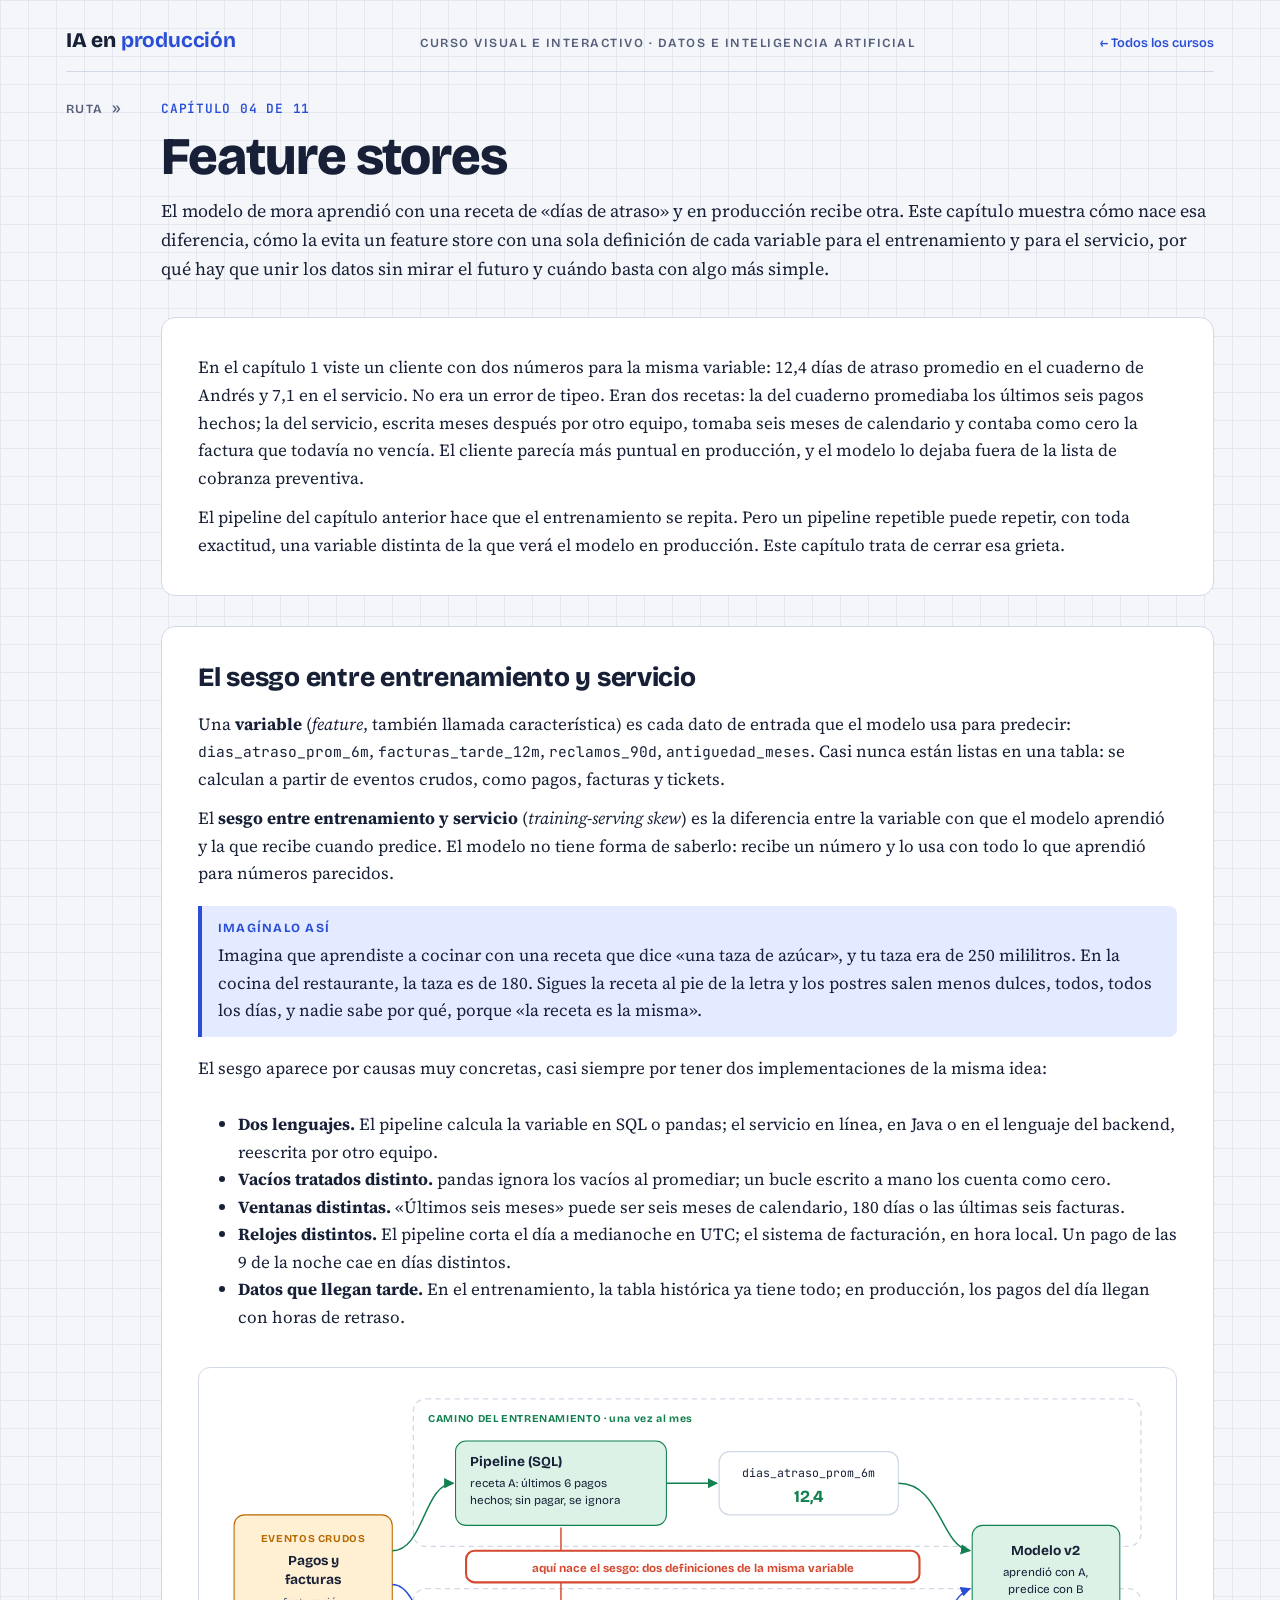
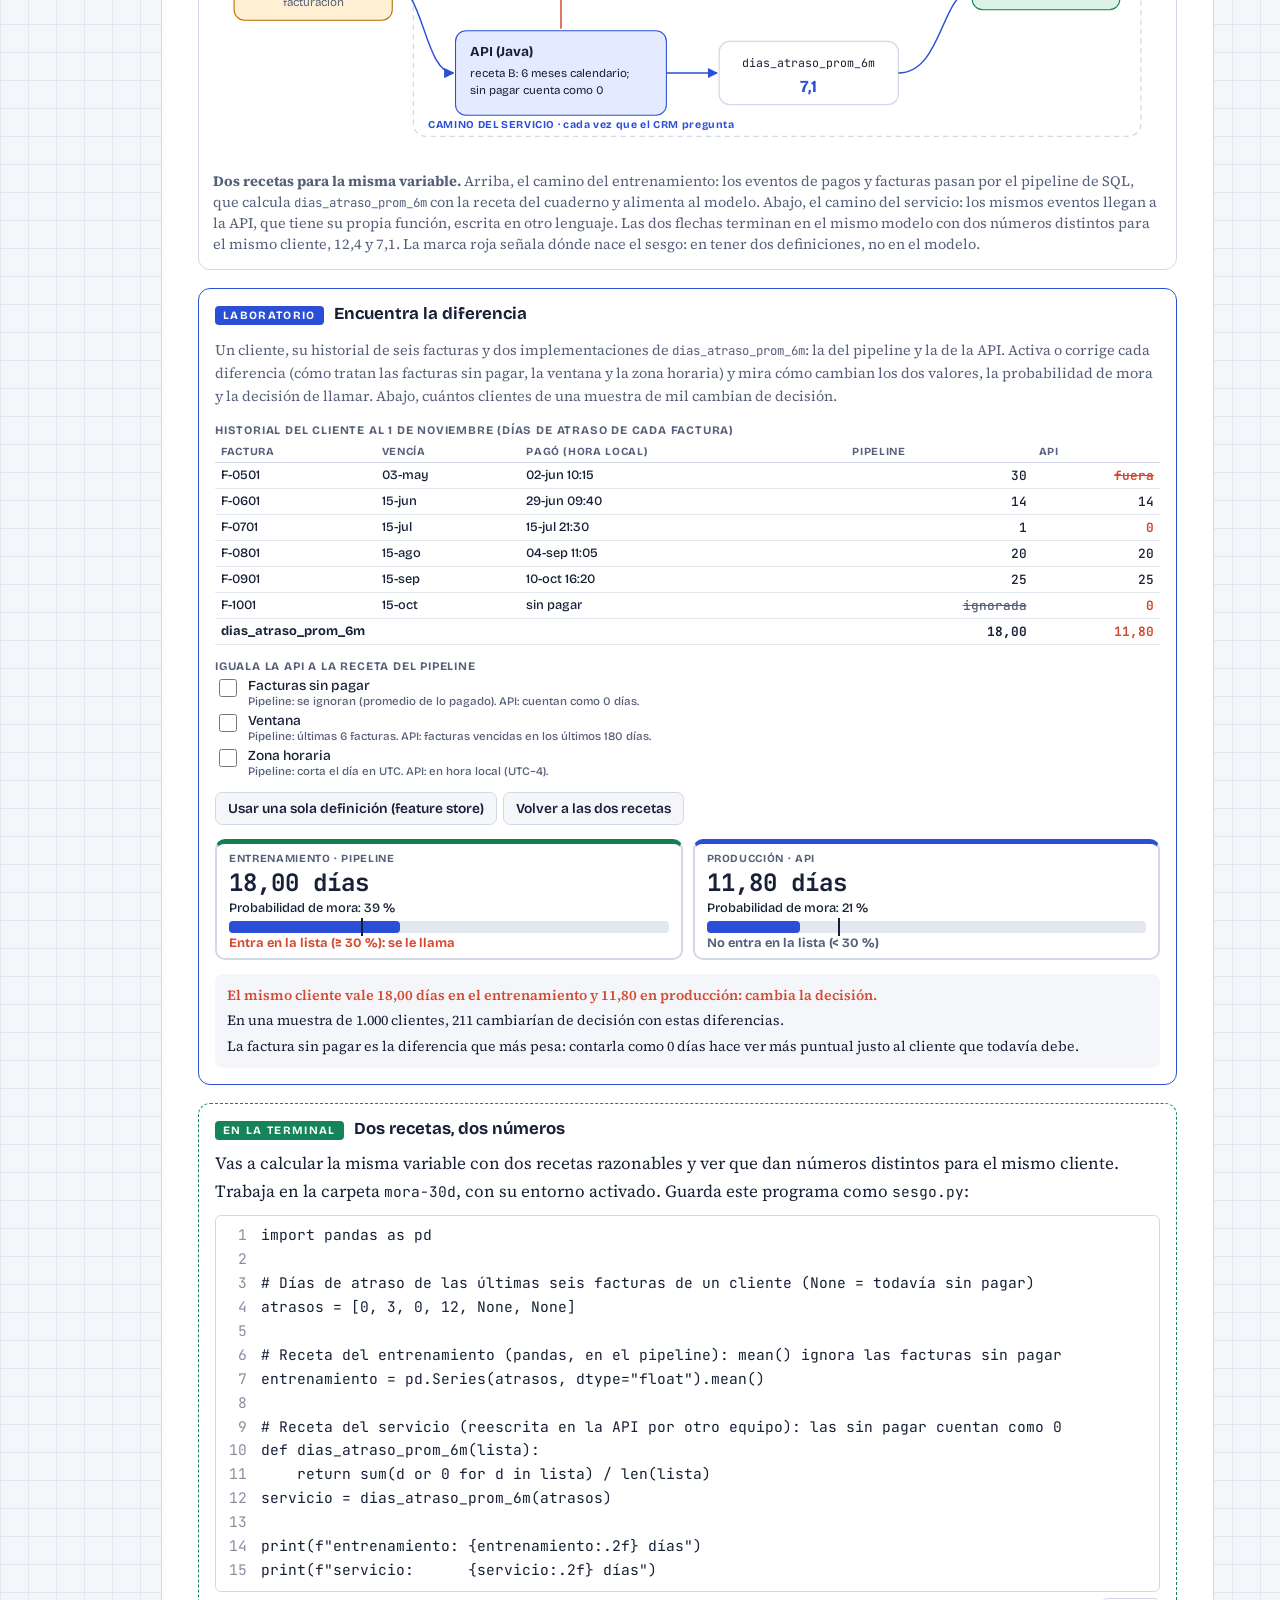
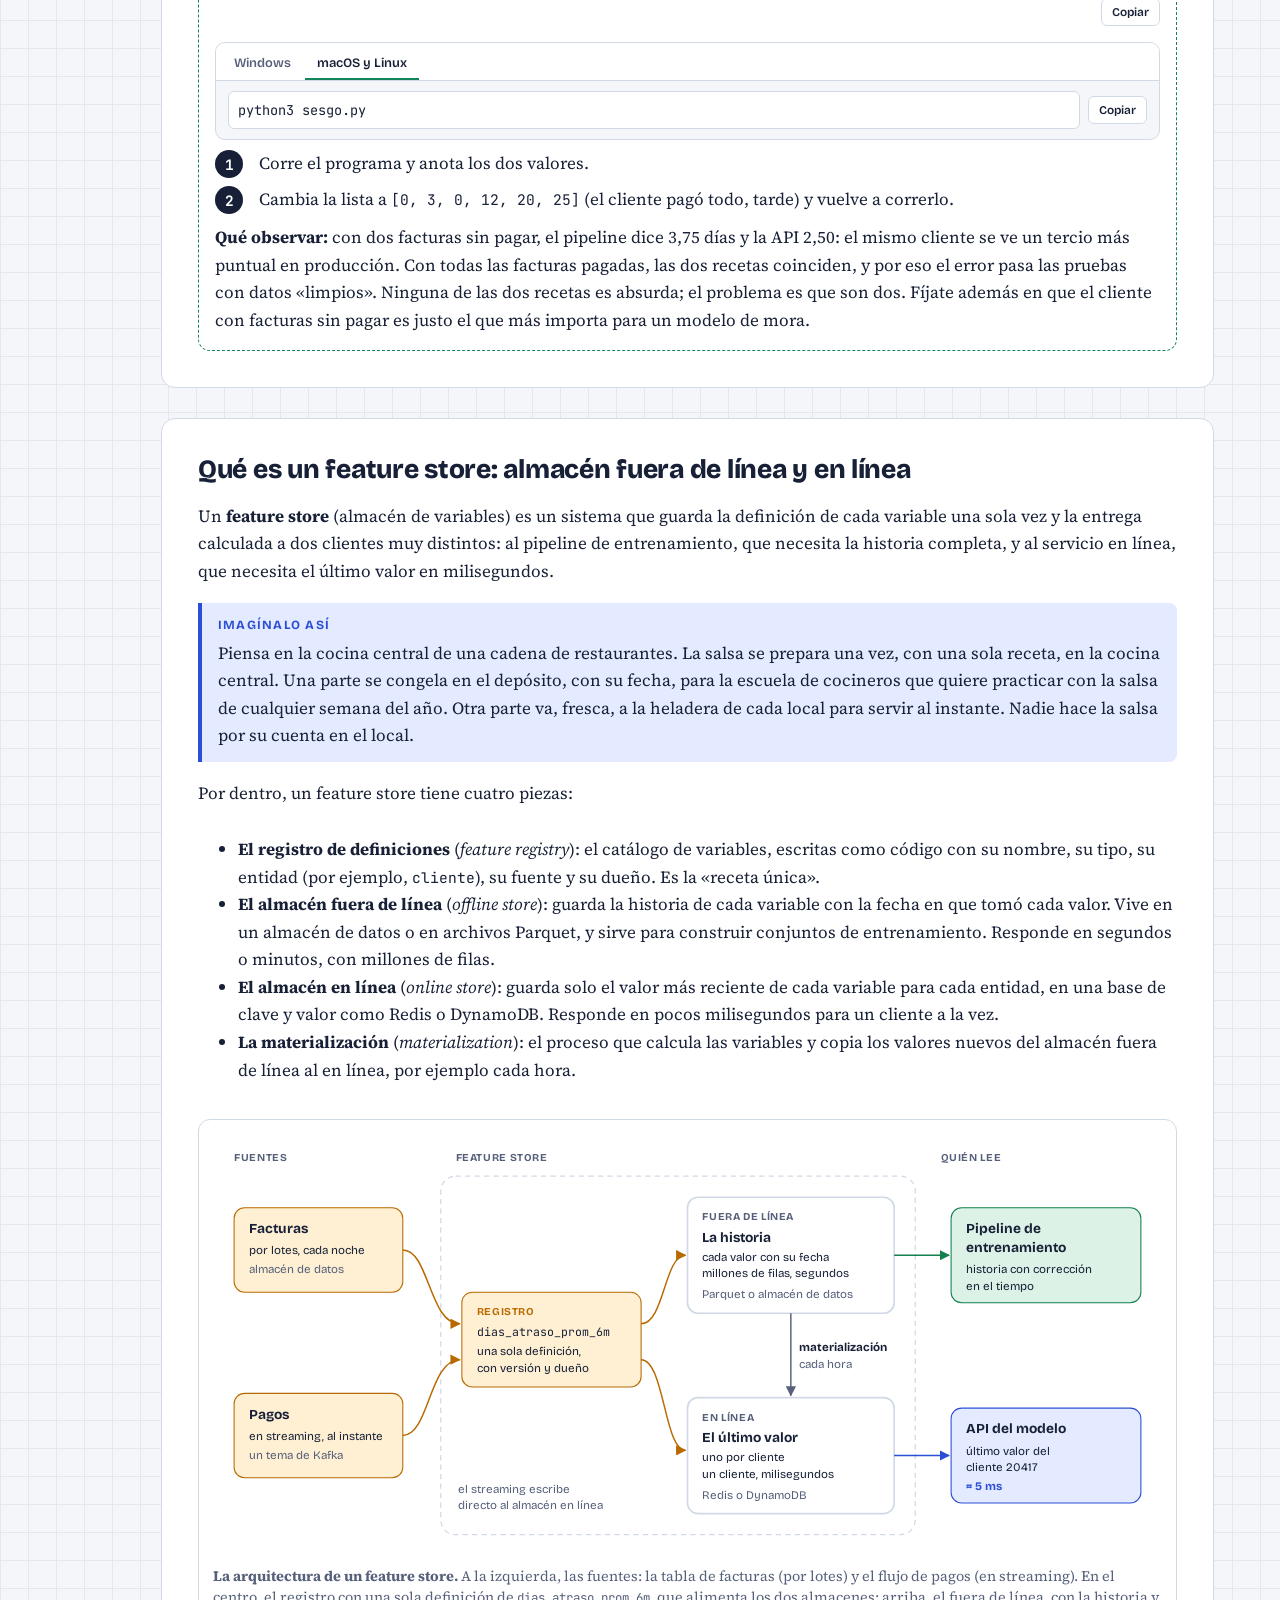
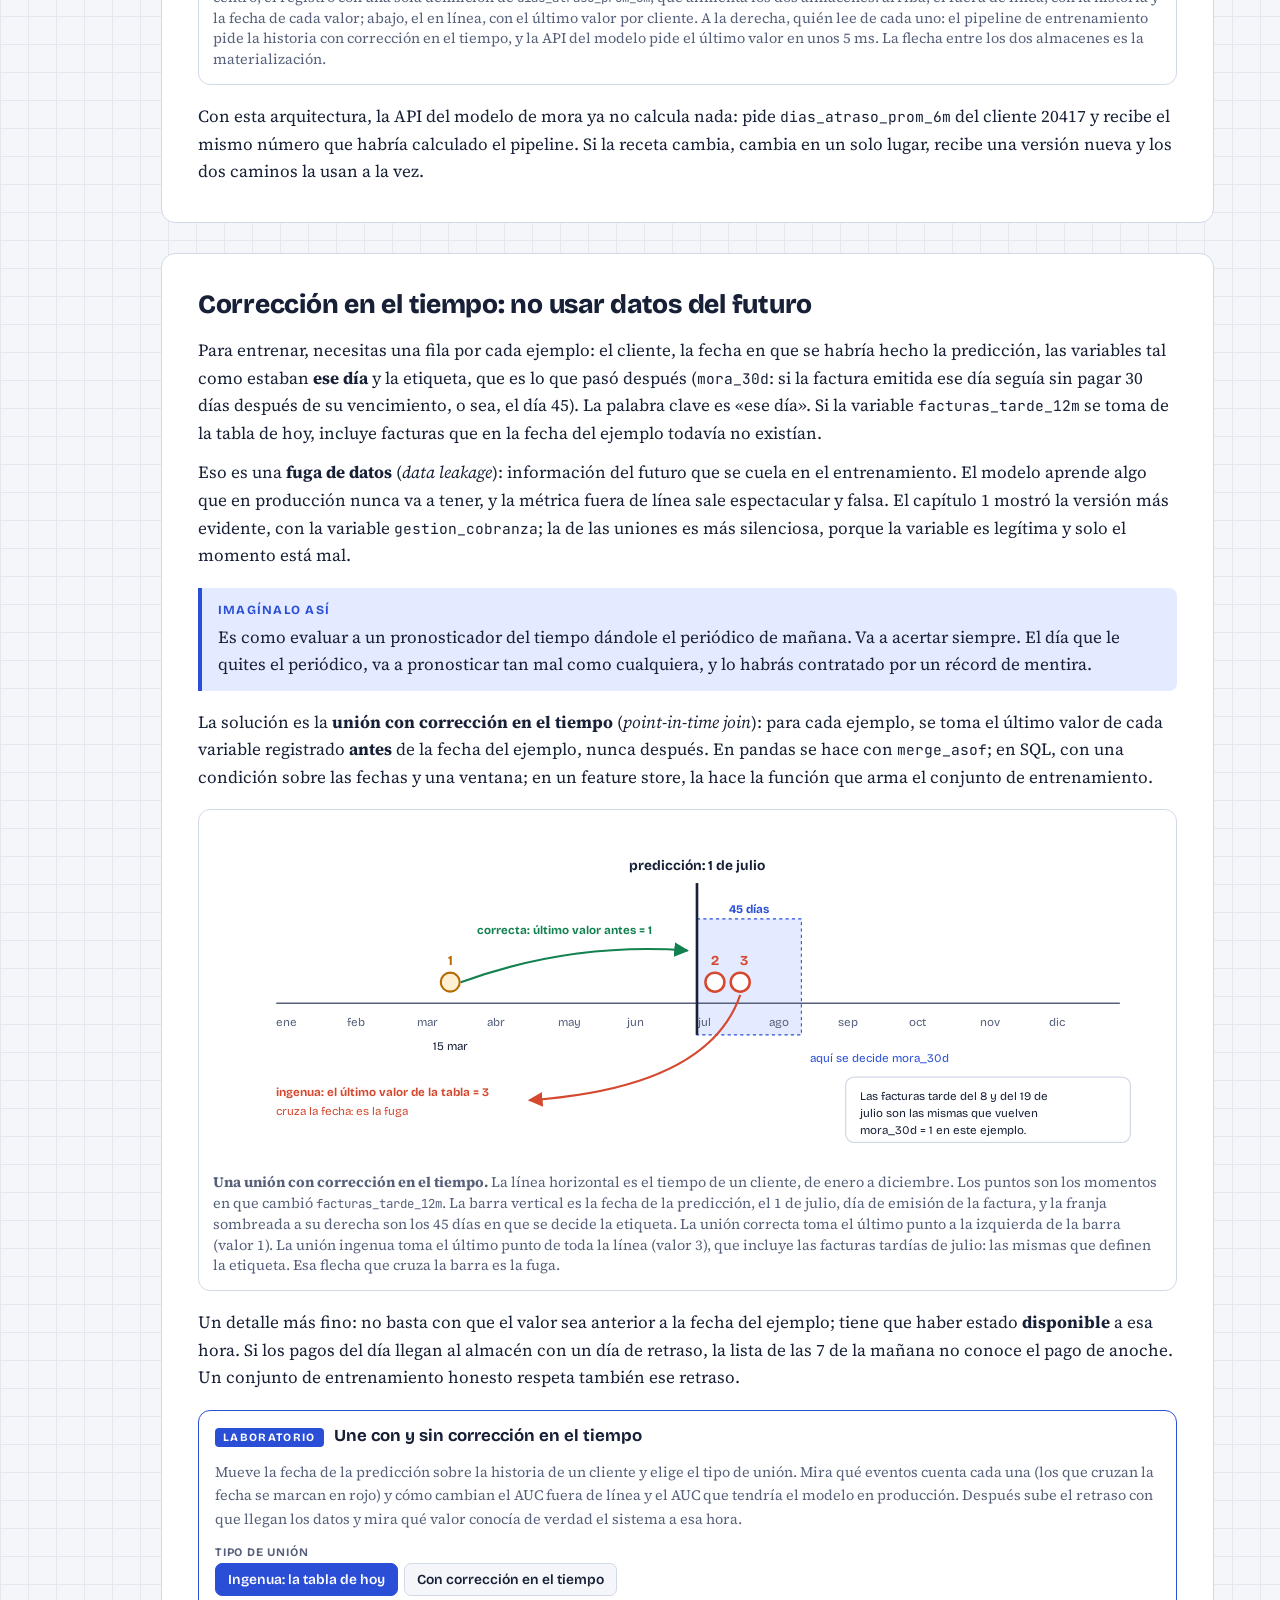
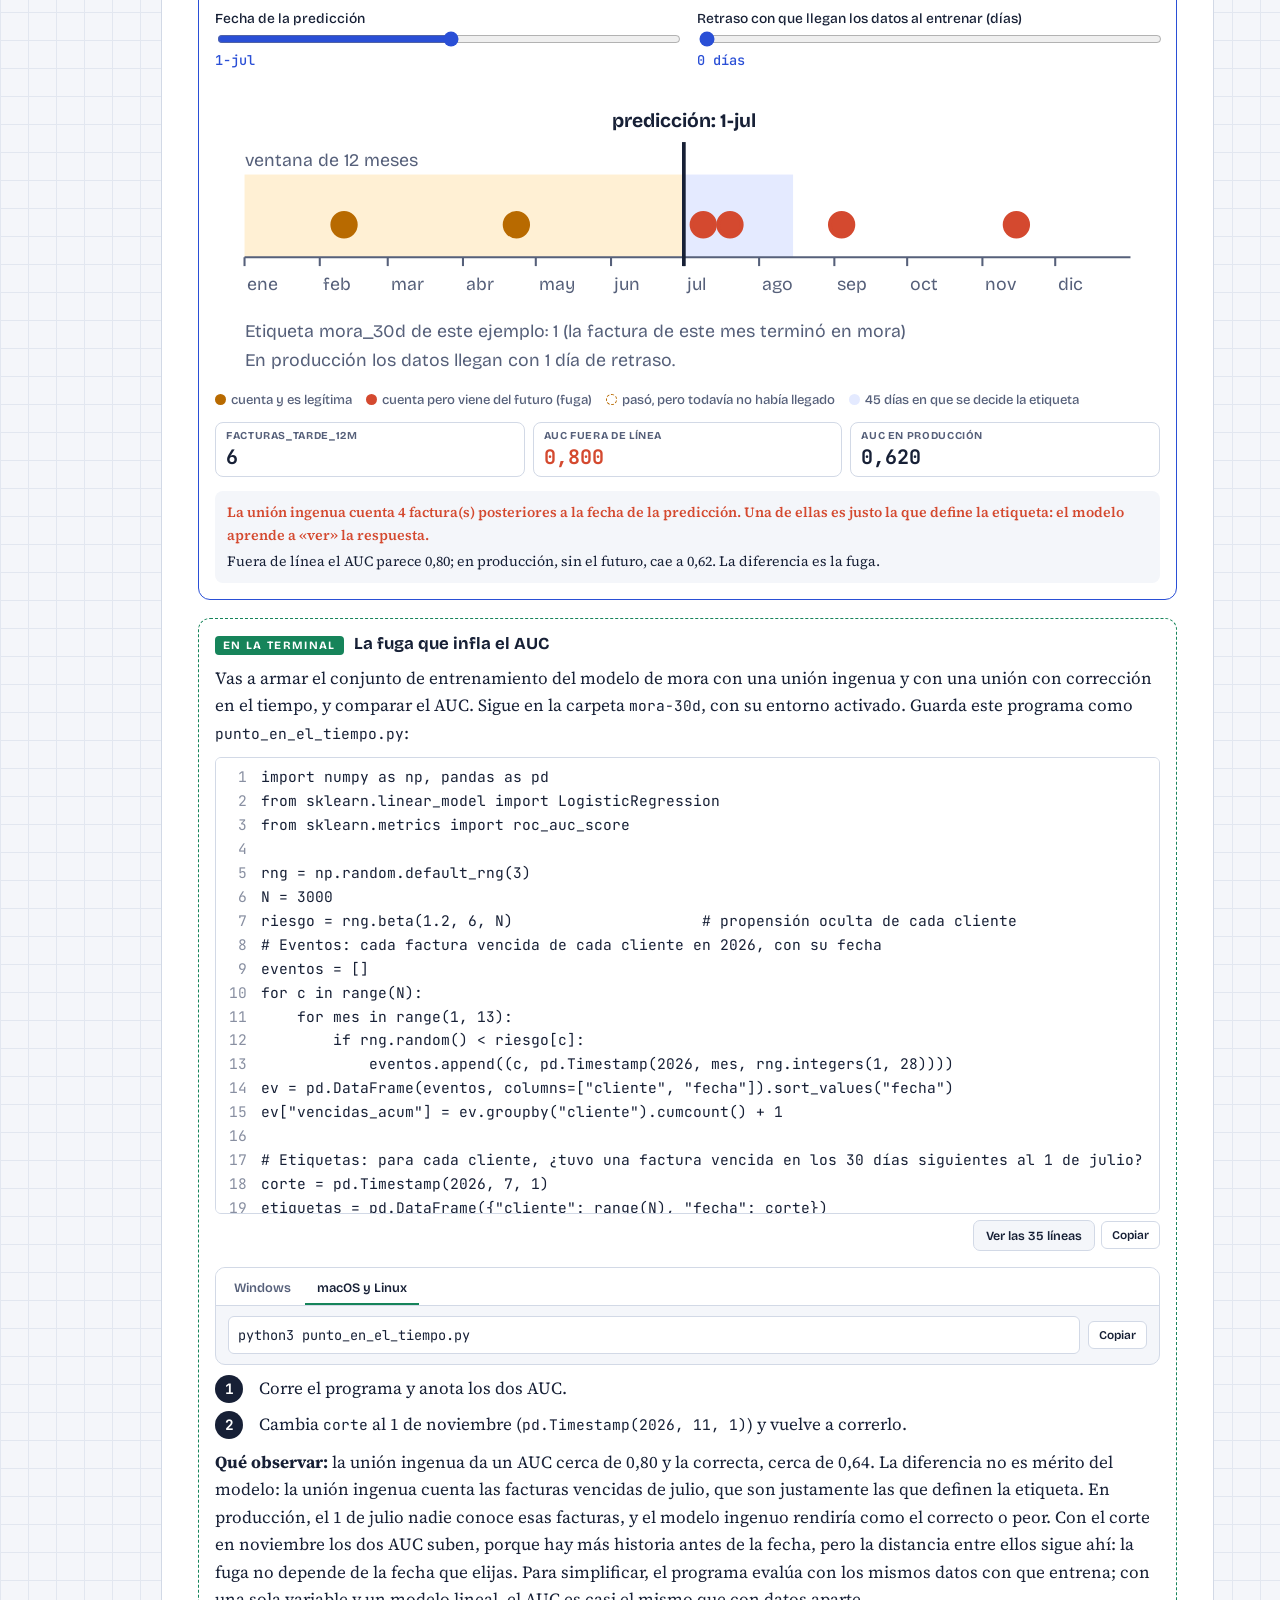
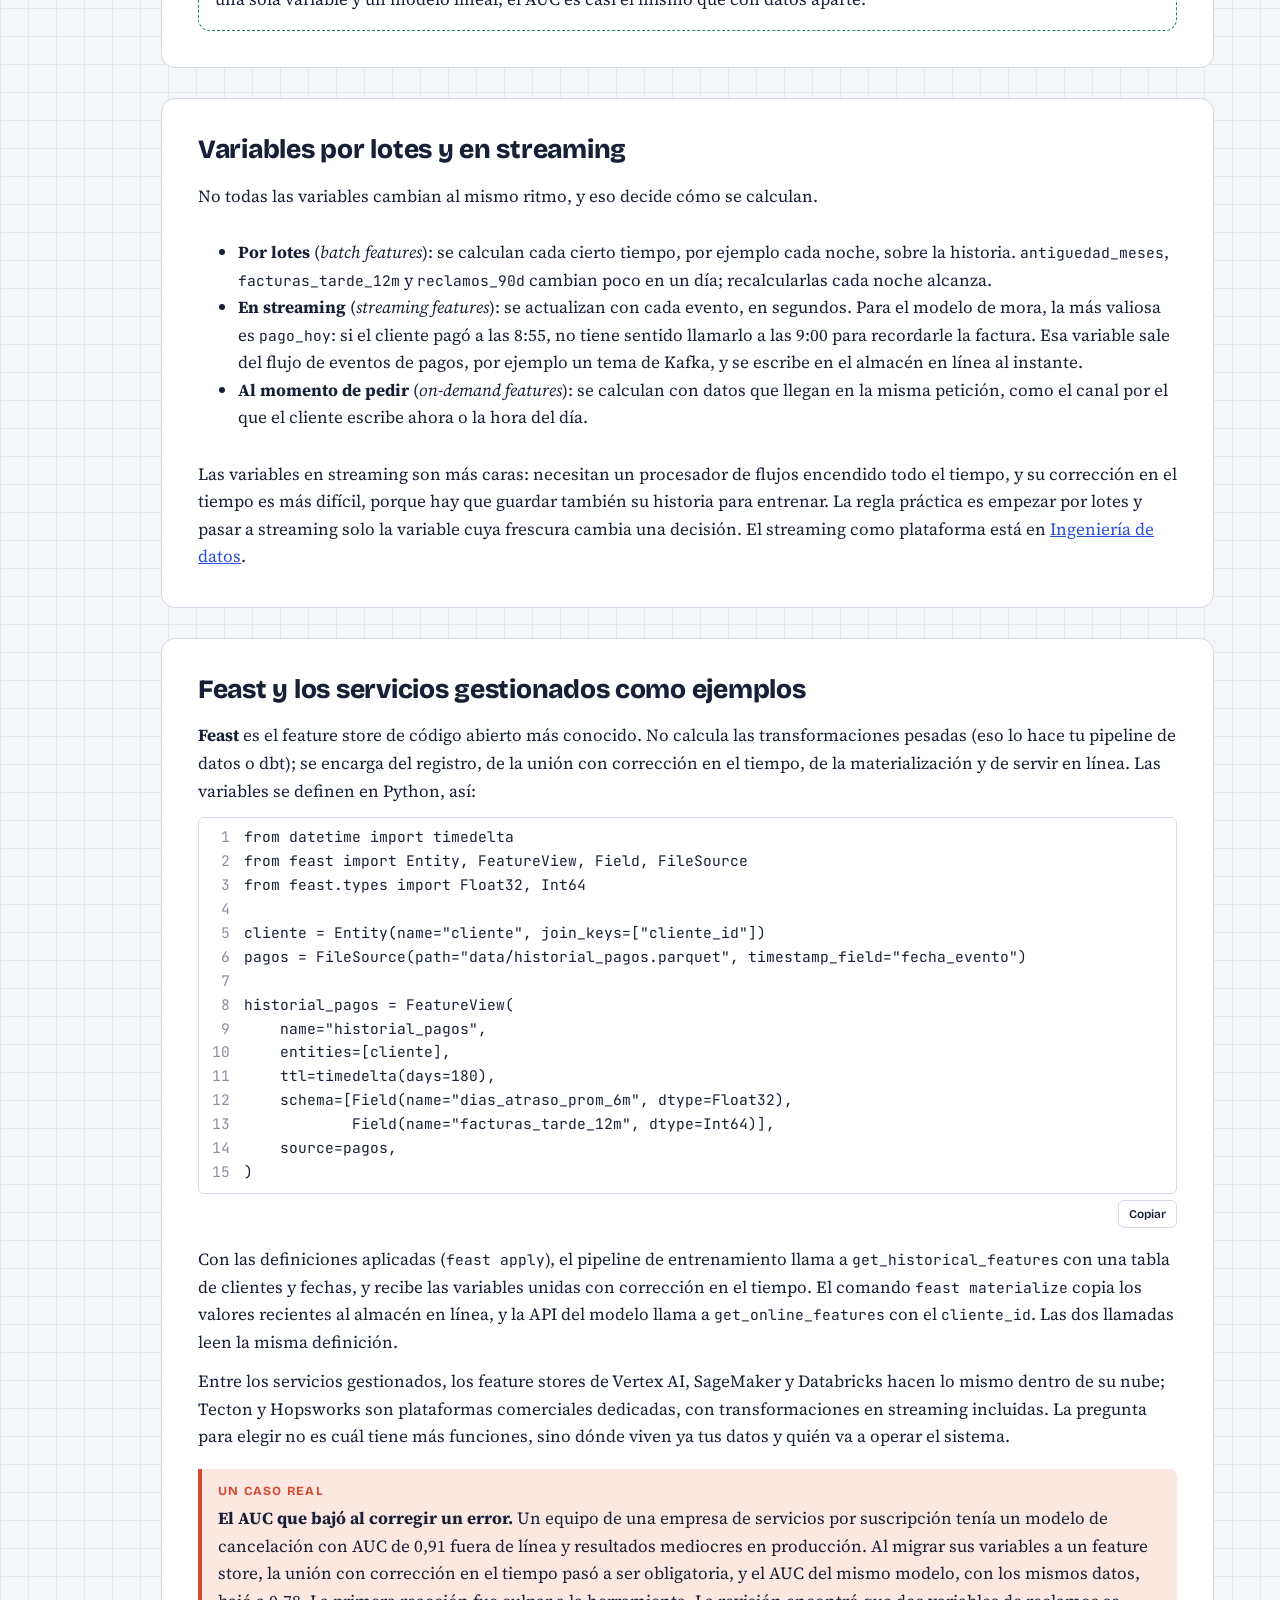
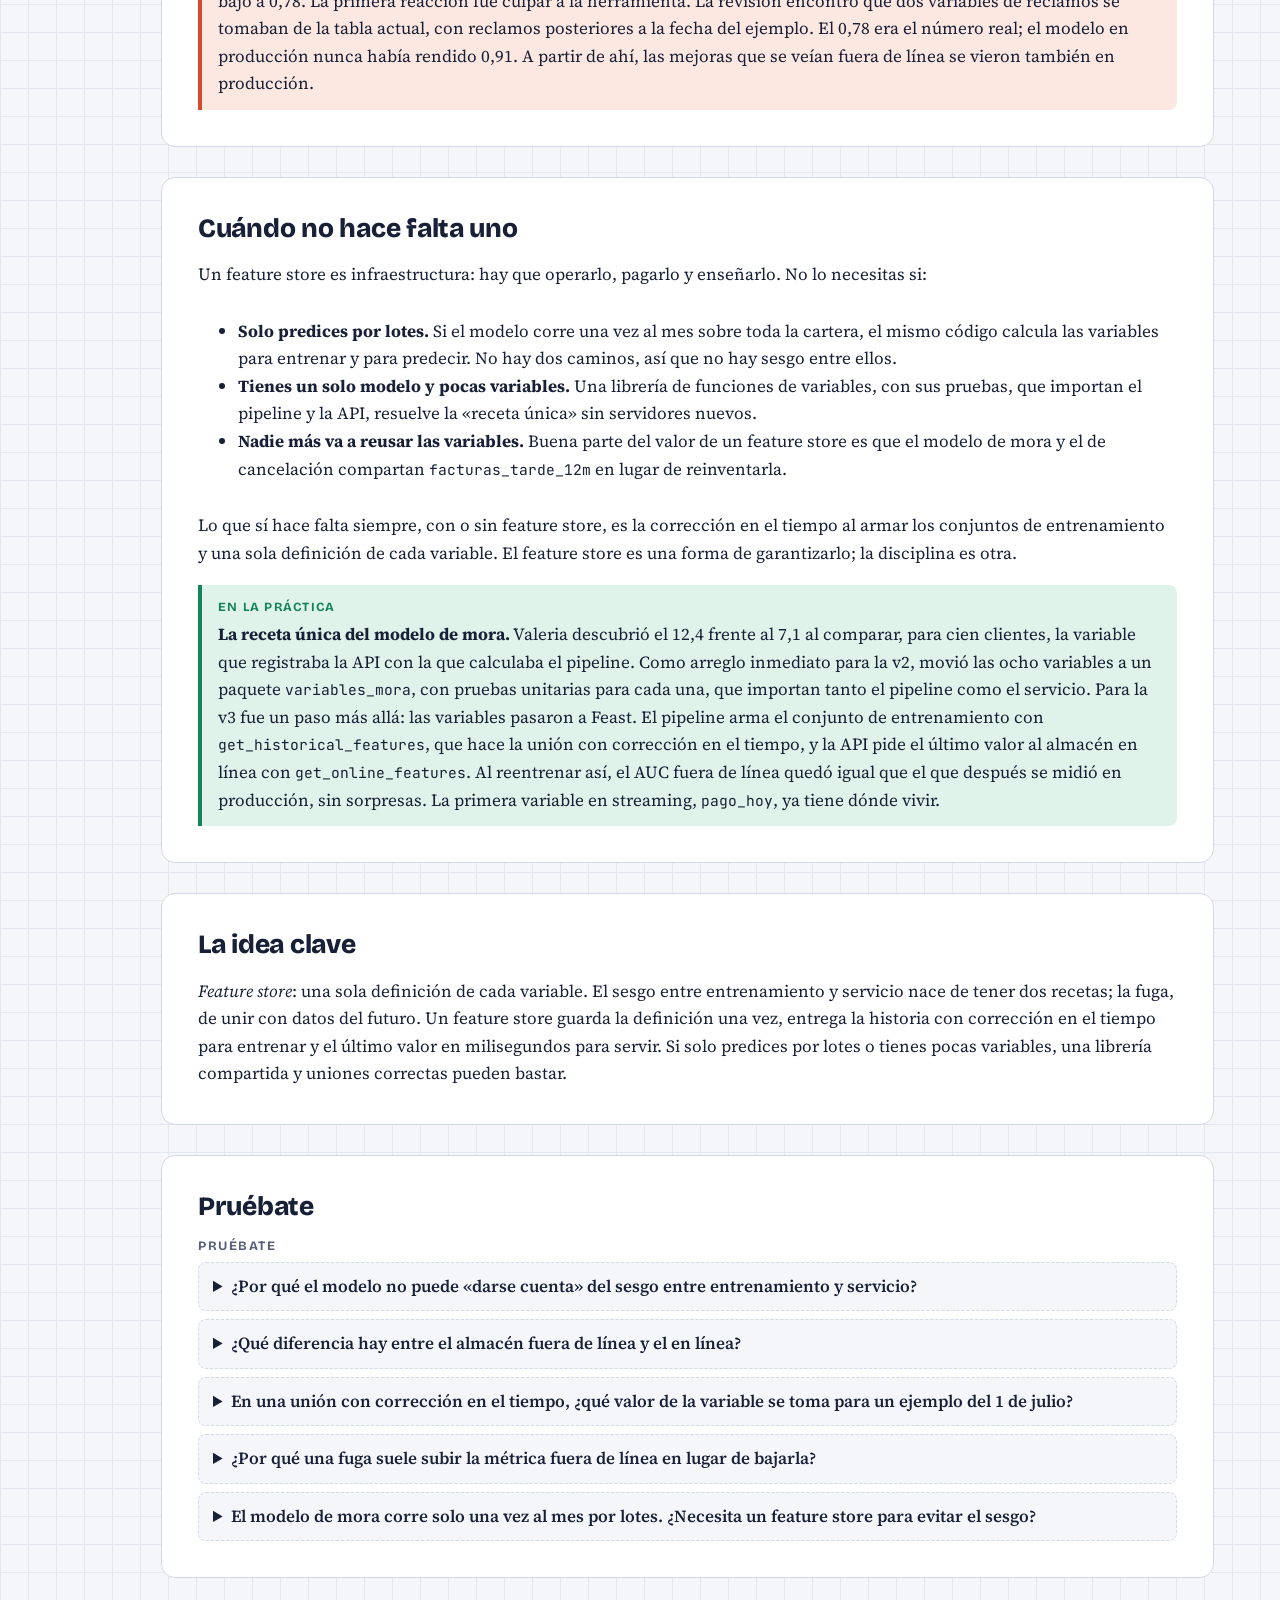
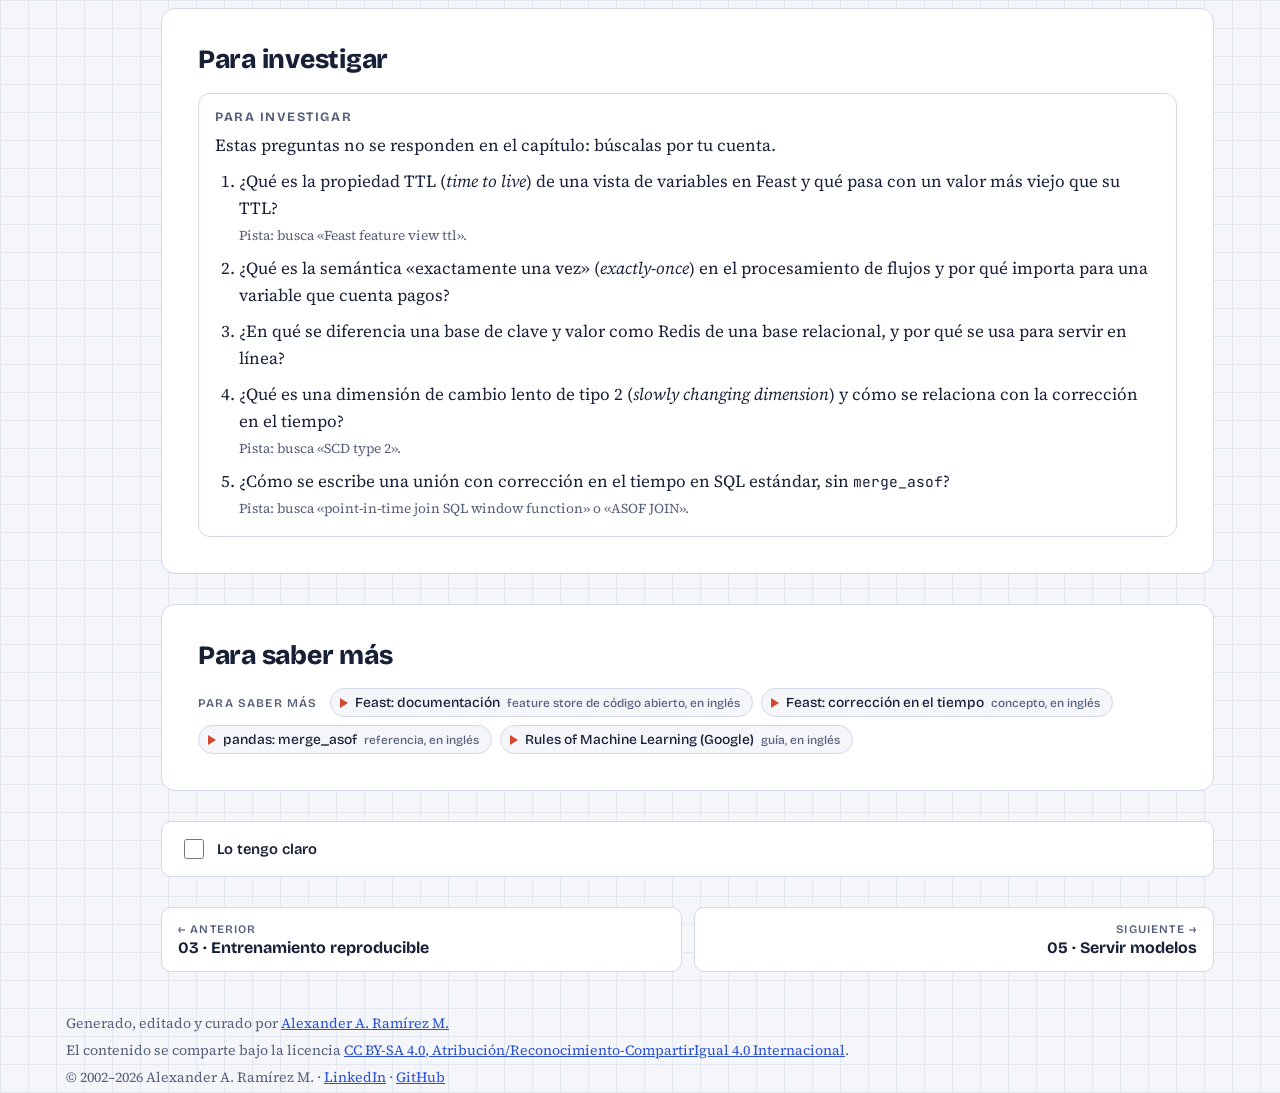
<file: 04-feature-stores.html>
<!doctype html>
<html lang="es">
<head>
<!-- Google Tag Manager -->
<script>(function(w,d,s,l,i){w[l]=w[l]||[];w[l].push({'gtm.start':
new Date().getTime(),event:'gtm.js'});var f=d.getElementsByTagName(s)[0],
j=d.createElement(s),dl=l!='dataLayer'?'&l='+l:'';j.async=true;j.src=
'https://www.googletagmanager.com/gtm.js?id='+i+dl;f.parentNode.insertBefore(j,f);
})(window,document,'script','dataLayer','GTM-KX76XF8R');</script>
<!-- End Google Tag Manager -->
<meta charset="utf-8">
<meta name="viewport" content="width=device-width, initial-scale=1, viewport-fit=cover">
<title>Feature stores · IA en producción (MLOps) · IA en producción (MLOps)</title>
<meta name="claude:viewport-fit-sides" content="cover">
<meta name="description" content="Lo que pasa después del cuaderno: versionar, entrenar de forma reproducible, servir, desplegar y vigilar modelos de aprendizaje automático y de lenguaje en producción.">
<link rel="preconnect" href="https://fonts.googleapis.com">
<link rel="preconnect" href="https://fonts.gstatic.com" crossorigin>
<link rel="stylesheet" href="https://fonts.googleapis.com/css2?family=Bricolage+Grotesque:opsz,wght@12..96,500;12..96,700;12..96,800&family=JetBrains+Mono:wght@400;600&family=Source+Serif+4:ital,opsz,wght@0,8..60,400;0,8..60,600;1,8..60,400;1,8..60,600&display=swap">
<link rel="stylesheet" href="assets/style.css">
</head>
<body>
<!-- Google Tag Manager (noscript) -->
<noscript><iframe src="https://www.googletagmanager.com/ns.html?id=GTM-KX76XF8R"
height="0" width="0" style="display:none;visibility:hidden"></iframe></noscript>
<!-- End Google Tag Manager (noscript) -->
<div class="wrap" data-page="feature-stores">
<header class="topbar"><a class="brand" href="index.html">IA en <b>producción</b></a><span class="eyebrow">Curso visual e interactivo · Datos e inteligencia artificial</span><a class="al-sitio" href="https://aaramirez.github.io/">← Todos los cursos</a></header>
<div class="layout">
<nav class="toc" id="toc" aria-label="Ruta de aprendizaje"></nav>
<main>
<header class="page-head"><span class="num">CAPÍTULO 04 DE 11</span><h1>Feature stores</h1><p class="lede">El modelo de mora aprendió con una receta de «días de atraso» y en producción recibe otra. Este capítulo muestra cómo nace esa diferencia, cómo la evita un feature store con una sola definición de cada variable para el entrenamiento y para el servicio, por qué hay que unir los datos sin mirar el futuro y cuándo basta con algo más simple.</p></header>
<section><div class="prose"><p>En el capítulo 1 viste un cliente con dos números para la misma variable: 12,4 días de atraso promedio en el cuaderno de Andrés y 7,1 en el servicio. No era un error de tipeo. Eran dos recetas: la del cuaderno promediaba los últimos seis pagos hechos; la del servicio, escrita meses después por otro equipo, tomaba seis meses de calendario y contaba como cero la factura que todavía no vencía. El cliente parecía más puntual en producción, y el modelo lo dejaba fuera de la lista de cobranza preventiva.</p><p>El pipeline del capítulo anterior hace que el entrenamiento se repita. Pero un pipeline repetible puede repetir, con toda exactitud, una variable distinta de la que verá el modelo en producción. Este capítulo trata de cerrar esa grieta.</p></div></section>
<section><h2>El sesgo entre entrenamiento y servicio</h2><div class="prose"><p>Una <b>variable</b> (<i>feature</i>, también llamada característica) es cada dato de entrada que el modelo usa para predecir: <code>dias_atraso_prom_6m</code>, <code>facturas_tarde_12m</code>, <code>reclamos_90d</code>, <code>antiguedad_meses</code>. Casi nunca están listas en una tabla: se calculan a partir de eventos crudos, como pagos, facturas y tickets.</p><p>El <b>sesgo entre entrenamiento y servicio</b> (<i>training-serving skew</i>) es la diferencia entre la variable con que el modelo aprendió y la que recibe cuando predice. El modelo no tiene forma de saberlo: recibe un número y lo usa con todo lo que aprendió para números parecidos.</p></div><div class="analogia"><b>Imagínalo así</b><p>Imagina que aprendiste a cocinar con una receta que dice «una taza de azúcar», y tu taza era de 250 mililitros. En la cocina del restaurante, la taza es de 180. Sigues la receta al pie de la letra y los postres salen menos dulces, todos, todos los días, y nadie sabe por qué, porque «la receta es la misma».</p></div><div class="prose"><p>El sesgo aparece por causas muy concretas, casi siempre por tener dos implementaciones de la misma idea:</p><ul><li><b>Dos lenguajes.</b> El pipeline calcula la variable en SQL o pandas; el servicio en línea, en Java o en el lenguaje del backend, reescrita por otro equipo.</li><li><b>Vacíos tratados distinto.</b> pandas ignora los vacíos al promediar; un bucle escrito a mano los cuenta como cero.</li><li><b>Ventanas distintas.</b> «Últimos seis meses» puede ser seis meses de calendario, 180 días o las últimas seis facturas.</li><li><b>Relojes distintos.</b> El pipeline corta el día a medianoche en UTC; el sistema de facturación, en hora local. Un pago de las 9 de la noche cae en días distintos.</li><li><b>Datos que llegan tarde.</b> En el entrenamiento, la tabla histórica ya tiene todo; en producción, los pagos del día llegan con horas de retraso.</li></ul></div><figure class="fig fig-arquitectura" id="04-diagrama-1"><div class="lienzo"><svg viewBox="0 0 900 360" style="min-width:700px" role="img" aria-label="Dos caminos desde los mismos eventos de pagos y facturas: arriba, el pipeline de entrenamiento calcula dias_atraso_prom_6m con la receta del cuaderno y da 12,4; abajo, la API del servicio la calcula con su propia función y da 7,1; los dos números llegan al mismo modelo; el sesgo nace en tener dos definiciones">
<defs>
<marker id="c4d1-m" viewBox="0 0 10 10" refX="9" refY="5" markerWidth="7" markerHeight="7" orient="auto-start-reverse"><path d="M0 0L10 5L0 10z" class="fl-muted"/></marker>
<marker id="c4d1-e" viewBox="0 0 10 10" refX="9" refY="5" markerWidth="7" markerHeight="7" orient="auto-start-reverse"><path d="M0 0L10 5L0 10z" class="k-enl"/></marker>
<marker id="c4d1-r" viewBox="0 0 10 10" refX="9" refY="5" markerWidth="7" markerHeight="7" orient="auto-start-reverse"><path d="M0 0L10 5L0 10z" class="k-red"/></marker>
</defs>
<rect x="190" y="16" width="690" height="140" rx="12" class="caja" style="stroke-dasharray:5 4"/>
<text x="204" y="38" class="t t-xs t-b k-enl">CAMINO DEL ENTRENAMIENTO · una vez al mes</text>
<rect x="190" y="196" width="690" height="140" rx="12" class="caja" style="stroke-dasharray:5 4"/>
<text x="204" y="328" class="t t-xs t-b k-red">CAMINO DEL SERVICIO · cada vez que el CRM pregunta</text>

<rect x="20" y="126" width="150" height="100" rx="10" class="c-fis"/>
<text x="95" y="152" class="t t-xs t-b k-fis" text-anchor="middle">EVENTOS CRUDOS</text>
<text x="95" y="174" class="t t-b" text-anchor="middle">Pagos y</text>
<text x="95" y="192" class="t t-b" text-anchor="middle">facturas</text>
<text x="95" y="212" class="t t-s t-m" text-anchor="middle">facturación</text>

<rect x="230" y="56" width="200" height="80" rx="10" class="c-enl"/>
<text x="244" y="80" class="t t-b">Pipeline (SQL)</text>
<text x="244" y="100" class="t t-s">receta A: últimos 6 pagos</text>
<text x="244" y="116" class="t t-s">hechos; sin pagar, se ignora</text>

<rect x="230" y="236" width="200" height="80" rx="10" class="c-red"/>
<text x="244" y="260" class="t t-b">API (Java)</text>
<text x="244" y="280" class="t t-s">receta B: 6 meses calendario;</text>
<text x="244" y="296" class="t t-s">sin pagar cuenta como 0</text>

<rect x="480" y="66" width="170" height="60" rx="10" class="caja"/>
<text x="565" y="90" class="t t-s t-mono" text-anchor="middle">dias_atraso_prom_6m</text>
<text x="565" y="114" class="t t-b k-enl" text-anchor="middle" style="font-size:16px">12,4</text>

<rect x="480" y="246" width="170" height="60" rx="10" class="caja"/>
<text x="565" y="270" class="t t-s t-mono" text-anchor="middle">dias_atraso_prom_6m</text>
<text x="565" y="294" class="t t-b k-red" text-anchor="middle" style="font-size:16px">7,1</text>

<rect x="720" y="136" width="140" height="80" rx="10" class="c-enl"/>
<text x="790" y="164" class="t t-b" text-anchor="middle">Modelo v2</text>
<text x="790" y="184" class="t t-s" text-anchor="middle">aprendió con A,</text>
<text x="790" y="200" class="t t-s" text-anchor="middle">predice con B</text>

<path d="M170 160 C200 160 200 96 228 96" class="ln s-enl" marker-end="url(#c4d1-e)"/>
<path d="M170 192 C200 192 200 276 228 276" class="ln s-red" marker-end="url(#c4d1-r)"/>
<line x1="430" y1="96" x2="478" y2="96" class="ln s-enl" marker-end="url(#c4d1-e)"/>
<line x1="430" y1="276" x2="478" y2="276" class="ln s-red" marker-end="url(#c4d1-r)"/>
<path d="M650 96 C690 96 690 156 718 160" class="ln s-enl" marker-end="url(#c4d1-e)"/>
<path d="M650 276 C690 276 690 206 718 196" class="ln s-red" marker-end="url(#c4d1-r)"/>

<rect x="240" y="160" width="430" height="30" rx="8" class="caja s-warm" style="stroke-width:2"/>
<text x="455" y="180" class="t t-s t-b k-warm" text-anchor="middle">aquí nace el sesgo: dos definiciones de la misma variable</text>
<line x1="330" y1="160" x2="330" y2="138" class="ln s-warm"/>
<line x1="330" y1="190" x2="330" y2="234" class="ln s-warm"/>
</svg></div><figcaption><b>Dos recetas para la misma variable.</b> Arriba, el camino del entrenamiento: los eventos de pagos y facturas pasan por el pipeline de SQL, que calcula <code>dias_atraso_prom_6m</code> con la receta del cuaderno y alimenta al modelo. Abajo, el camino del servicio: los mismos eventos llegan a la API, que tiene su propia función, escrita en otro lenguaje. Las dos flechas terminan en el mismo modelo con dos números distintos para el mismo cliente, 12,4 y 7,1. La marca roja señala dónde nace el sesgo: en tener dos definiciones, no en el modelo.</figcaption></figure><div class="lab" id="04-lab-1"><div class="lab-title"><span class="tag">Laboratorio</span><h3>Encuentra la diferencia</h3></div><p class="hint">Un cliente, su historial de seis facturas y dos implementaciones de <code>dias_atraso_prom_6m</code>: la del pipeline y la de la API. Activa o corrige cada diferencia (cómo tratan las facturas sin pagar, la ventana y la zona horaria) y mira cómo cambian los dos valores, la probabilidad de mora y la decisión de llamar. Abajo, cuántos clientes de una muestra de mil cambian de decisión.</p><style>
[id="04-lab-1"] .c4l1-g{display:grid;gap:4px}
[id="04-lab-1"] .c4l1-g>span{font:700 .72rem var(--f-display);letter-spacing:.07em;text-transform:uppercase;color:var(--muted)}
[id="04-lab-1"] .c4l1-chk{display:flex;align-items:flex-start;gap:8px;font:500 .86rem var(--f-display);color:var(--ink)}
[id="04-lab-1"] .c4l1-chk input{width:18px;height:18px;accent-color:var(--good);flex:none;margin-top:2px}
[id="04-lab-1"] .c4l1-chk small{display:block;color:var(--muted);font-weight:500}
[id="04-lab-1"] .c4l1-tw{overflow-x:auto}
[id="04-lab-1"] table{width:100%;border-collapse:collapse;font:500 .8rem var(--f-display);min-width:440px}
[id="04-lab-1"] th{font:700 .68rem var(--f-display);letter-spacing:.06em;text-transform:uppercase;color:var(--muted);text-align:left;padding:4px 6px;border-bottom:1px solid var(--line)}
[id="04-lab-1"] td{padding:4px 6px;border-bottom:1px solid var(--grid);color:var(--ink)}
[id="04-lab-1"] td.n{font-family:var(--f-mono);text-align:right}
[id="04-lab-1"] td.fuera{color:var(--muted);text-decoration:line-through}
[id="04-lab-1"] td.dist{color:var(--warm);font-weight:700}
[id="04-lab-1"] .c4l1-dos{display:grid;grid-template-columns:repeat(2,minmax(0,1fr));gap:10px}
[id="04-lab-1"] .c4l1-v{border:2px solid var(--line);border-radius:10px;padding:8px 12px;display:grid;gap:2px}
[id="04-lab-1"] .c4l1-v.ent{border-top:5px solid var(--c-enl)}
[id="04-lab-1"] .c4l1-v.ser{border-top:5px solid var(--c-red)}
[id="04-lab-1"] .c4l1-v small{font:700 .68rem var(--f-display);letter-spacing:.06em;text-transform:uppercase;color:var(--muted)}
[id="04-lab-1"] .c4l1-v b{font:700 1.5rem var(--f-mono);color:var(--ink)}
[id="04-lab-1"] .c4l1-v span{font:500 .8rem var(--f-display);color:var(--ink)}
[id="04-lab-1"] .c4l1-v span.llama{color:var(--warm);font-weight:700}
[id="04-lab-1"] .c4l1-v span.nollama{color:var(--muted);font-weight:700}
[id="04-lab-1"] .c4l1-pista{position:relative;height:12px;background:var(--grid);border-radius:4px;margin-top:4px}
[id="04-lab-1"] .c4l1-bar{position:absolute;left:0;top:0;bottom:0;border-radius:4px;background:var(--accent);transition:width .3s}
[id="04-lab-1"] .c4l1-um{position:absolute;left:30%;top:-3px;bottom:-3px;width:2px;background:var(--ink)}
</style>
<div class="c4l1-g"><span>Historial del cliente al 1 de noviembre (días de atraso de cada factura)</span>
<div class="c4l1-tw"><table><thead><tr><th>Factura</th><th>Vencía</th><th>Pagó (hora local)</th><th>Pipeline</th><th>API</th></tr></thead><tbody id="c4l1-tb"></tbody></table></div></div>
<div class="c4l1-g"><span>Iguala la API a la receta del pipeline</span>
  <label class="c4l1-chk"><input type="checkbox" id="c4l1-u"> <span>Facturas sin pagar<small>Pipeline: se ignoran (promedio de lo pagado). API: cuentan como 0 días.</small></span></label>
  <label class="c4l1-chk"><input type="checkbox" id="c4l1-w"> <span>Ventana<small>Pipeline: últimas 6 facturas. API: facturas vencidas en los últimos 180 días.</small></span></label>
  <label class="c4l1-chk"><input type="checkbox" id="c4l1-t"> <span>Zona horaria<small>Pipeline: corta el día en UTC. API: en hora local (UTC−4).</small></span></label>
</div>
<div class="btns"><button type="button" id="c4l1-fs">Usar una sola definición (feature store)</button><button type="button" id="c4l1-rst">Volver a las dos recetas</button></div>
<div class="c4l1-dos">
  <div class="c4l1-v ent"><small>Entrenamiento · pipeline</small><b id="c4l1-ve"></b><span id="c4l1-pe"></span><div class="c4l1-pista"><div class="c4l1-bar" id="c4l1-be"></div><div class="c4l1-um"></div></div><span id="c4l1-de"></span></div>
  <div class="c4l1-v ser"><small>Producción · API</small><b id="c4l1-vs"></b><span id="c4l1-ps"></span><div class="c4l1-pista"><div class="c4l1-bar" id="c4l1-bs"></div><div class="c4l1-um"></div></div><span id="c4l1-ds"></span></div>
</div>
<div class="readout texto" id="c4l1-out" aria-live="polite"></div></div><div class="practica"><div class="practica-title"><span class="tag">En la terminal</span><h3>Dos recetas, dos números</h3></div><p>Vas a calcular la misma variable con dos recetas razonables y ver que dan números distintos para el mismo cliente. Trabaja en la carpeta <code>mora-30d</code>, con su entorno activado. Guarda este programa como <code>sesgo.py</code>:</p><div class="code-copia code-lineas"><pre tabindex="0"><code><span class="ln">import pandas as pd</span>
<span class="ln"></span>
<span class="ln"># Días de atraso de las últimas seis facturas de un cliente (None = todavía sin pagar)</span>
<span class="ln">atrasos = [0, 3, 0, 12, None, None]</span>
<span class="ln"></span>
<span class="ln"># Receta del entrenamiento (pandas, en el pipeline): mean() ignora las facturas sin pagar</span>
<span class="ln">entrenamiento = pd.Series(atrasos, dtype="float").mean()</span>
<span class="ln"></span>
<span class="ln"># Receta del servicio (reescrita en la API por otro equipo): las sin pagar cuentan como 0</span>
<span class="ln">def dias_atraso_prom_6m(lista):</span>
<span class="ln">    return sum(d or 0 for d in lista) / len(lista)</span>
<span class="ln">servicio = dias_atraso_prom_6m(atrasos)</span>
<span class="ln"></span>
<span class="ln">print(f"entrenamiento: {entrenamiento:.2f} días")</span>
<span class="ln">print(f"servicio:      {servicio:.2f} días")</span></code></pre><button type="button" class="copiar copiar-todo">Copiar</button></div><div class="cmds"><div class="cmd-tabs" role="tablist" aria-label="Sistema operativo"><button type="button" role="tab" data-so="win">Windows</button><button type="button" role="tab" data-so="mac linux">macOS y Linux</button></div><div class="cmd-panel" role="tabpanel" data-so="win"><div class="cmd-l"><code>python sesgo.py</code><button type="button" class="copiar">Copiar</button></div></div><div class="cmd-panel" role="tabpanel" data-so="mac linux"><div class="cmd-l"><code>python3 sesgo.py</code><button type="button" class="copiar">Copiar</button></div></div></div><ol class="steps"><li><span>Corre el programa y anota los dos valores.</span></li><li><span>Cambia la lista a <code>[0, 3, 0, 12, 20, 25]</code> (el cliente pagó todo, tarde) y vuelve a correrlo.</span></li></ol><p><b>Qué observar:</b> con dos facturas sin pagar, el pipeline dice 3,75 días y la API 2,50: el mismo cliente se ve un tercio más puntual en producción. Con todas las facturas pagadas, las dos recetas coinciden, y por eso el error pasa las pruebas con datos «limpios». Ninguna de las dos recetas es absurda; el problema es que son dos. Fíjate además en que el cliente con facturas sin pagar es justo el que más importa para un modelo de mora.</p></div></section>
<section><h2>Qué es un feature store: almacén fuera de línea y en línea</h2><div class="prose"><p>Un <b>feature store</b> (almacén de variables) es un sistema que guarda la definición de cada variable una sola vez y la entrega calculada a dos clientes muy distintos: al pipeline de entrenamiento, que necesita la historia completa, y al servicio en línea, que necesita el último valor en milisegundos.</p></div><div class="analogia"><b>Imagínalo así</b><p>Piensa en la cocina central de una cadena de restaurantes. La salsa se prepara una vez, con una sola receta, en la cocina central. Una parte se congela en el depósito, con su fecha, para la escuela de cocineros que quiere practicar con la salsa de cualquier semana del año. Otra parte va, fresca, a la heladera de cada local para servir al instante. Nadie hace la salsa por su cuenta en el local.</p></div><div class="prose"><p>Por dentro, un feature store tiene cuatro piezas:</p><ul><li><b>El registro de definiciones</b> (<i>feature registry</i>): el catálogo de variables, escritas como código con su nombre, su tipo, su entidad (por ejemplo, <code>cliente</code>), su fuente y su dueño. Es la «receta única».</li><li><b>El almacén fuera de línea</b> (<i>offline store</i>): guarda la historia de cada variable con la fecha en que tomó cada valor. Vive en un almacén de datos o en archivos Parquet, y sirve para construir conjuntos de entrenamiento. Responde en segundos o minutos, con millones de filas.</li><li><b>El almacén en línea</b> (<i>online store</i>): guarda solo el valor más reciente de cada variable para cada entidad, en una base de clave y valor como Redis o DynamoDB. Responde en pocos milisegundos para un cliente a la vez.</li><li><b>La materialización</b> (<i>materialization</i>): el proceso que calcula las variables y copia los valores nuevos del almacén fuera de línea al en línea, por ejemplo cada hora.</li></ul></div><figure class="fig fig-arquitectura" id="04-diagrama-2"><div class="lienzo"><svg viewBox="0 0 900 400" style="min-width:720px" role="img" aria-label="Arquitectura de un feature store: a la izquierda, las fuentes por lotes y en streaming; en el centro, el registro con una sola definición de dias_atraso_prom_6m que alimenta el almacén fuera de línea, con la historia, y el almacén en línea, con el último valor; la materialización copia del primero al segundo; a la derecha, el pipeline de entrenamiento lee la historia con corrección en el tiempo y la API del modelo lee el último valor en unos 5 ms">
<defs>
<marker id="c4d2-m" viewBox="0 0 10 10" refX="9" refY="5" markerWidth="7" markerHeight="7" orient="auto-start-reverse"><path d="M0 0L10 5L0 10z" class="fl-muted"/></marker>
<marker id="c4d2-f" viewBox="0 0 10 10" refX="9" refY="5" markerWidth="7" markerHeight="7" orient="auto-start-reverse"><path d="M0 0L10 5L0 10z" class="k-fis"/></marker>
<marker id="c4d2-e" viewBox="0 0 10 10" refX="9" refY="5" markerWidth="7" markerHeight="7" orient="auto-start-reverse"><path d="M0 0L10 5L0 10z" class="k-enl"/></marker>
<marker id="c4d2-r" viewBox="0 0 10 10" refX="9" refY="5" markerWidth="7" markerHeight="7" orient="auto-start-reverse"><path d="M0 0L10 5L0 10z" class="k-red"/></marker>
</defs>
<text x="20" y="26" class="t t-xs t-b t-m">FUENTES</text>
<text x="230" y="26" class="t t-xs t-b t-m">FEATURE STORE</text>
<text x="690" y="26" class="t t-xs t-b t-m">QUIÉN LEE</text>

<rect x="20" y="70" width="160" height="80" rx="10" class="c-fis"/>
<text x="34" y="94" class="t t-b">Facturas</text>
<text x="34" y="114" class="t t-s">por lotes, cada noche</text>
<text x="34" y="132" class="t t-s t-m">almacén de datos</text>
<rect x="20" y="246" width="160" height="80" rx="10" class="c-fis"/>
<text x="34" y="270" class="t t-b">Pagos</text>
<text x="34" y="290" class="t t-s">en streaming, al instante</text>
<text x="34" y="308" class="t t-s t-m">un tema de Kafka</text>

<rect x="216" y="40" width="450" height="340" rx="14" class="caja" style="stroke-dasharray:5 4"/>

<rect x="236" y="150" width="170" height="90" rx="10" class="c-fis"/>
<text x="250" y="172" class="t t-xs t-b k-fis">REGISTRO</text>
<text x="250" y="192" class="t t-s t-mono">dias_atraso_prom_6m</text>
<text x="250" y="210" class="t t-s">una sola definición,</text>
<text x="250" y="226" class="t t-s">con versión y dueño</text>

<rect x="450" y="60" width="196" height="110" rx="10" class="caja" style="stroke-width:1.6"/>
<text x="464" y="82" class="t t-xs t-b t-m">FUERA DE LÍNEA</text>
<text x="464" y="102" class="t t-b">La historia</text>
<text x="464" y="120" class="t t-s">cada valor con su fecha</text>
<text x="464" y="136" class="t t-s">millones de filas, segundos</text>
<text x="464" y="156" class="t t-s t-m">Parquet o almacén de datos</text>

<rect x="450" y="250" width="196" height="110" rx="10" class="caja" style="stroke-width:1.6"/>
<text x="464" y="272" class="t t-xs t-b t-m">EN LÍNEA</text>
<text x="464" y="292" class="t t-b">El último valor</text>
<text x="464" y="310" class="t t-s">uno por cliente</text>
<text x="464" y="326" class="t t-s">un cliente, milisegundos</text>
<text x="464" y="346" class="t t-s t-m">Redis o DynamoDB</text>

<line x1="548" y1="170" x2="548" y2="248" class="ln" marker-end="url(#c4d2-m)"/>
<text x="556" y="206" class="t t-s t-b">materialización</text>
<text x="556" y="222" class="t t-s t-m">cada hora</text>

<path d="M180 110 C205 110 205 180 234 180" class="ln s-fis" marker-end="url(#c4d2-f)"/>
<path d="M180 286 C205 286 205 214 234 214" class="ln s-fis" marker-end="url(#c4d2-f)"/>
<path d="M406 180 C428 180 428 115 448 115" class="ln s-fis" marker-end="url(#c4d2-f)"/>
<path d="M406 214 C428 214 428 300 448 300" class="ln s-fis" marker-end="url(#c4d2-f)"/>
<text x="232" y="340" class="t t-s t-m">el streaming escribe</text>
<text x="232" y="356" class="t t-s t-m">directo al almacén en línea</text>

<rect x="700" y="70" width="180" height="90" rx="10" class="c-enl"/>
<text x="714" y="94" class="t t-b">Pipeline de</text>
<text x="714" y="112" class="t t-b">entrenamiento</text>
<text x="714" y="132" class="t t-s">historia con corrección</text>
<text x="714" y="148" class="t t-s">en el tiempo</text>
<rect x="700" y="260" width="180" height="90" rx="10" class="c-red"/>
<text x="714" y="284" class="t t-b">API del modelo</text>
<text x="714" y="304" class="t t-s">último valor del</text>
<text x="714" y="320" class="t t-s">cliente 20417</text>
<text x="714" y="338" class="t t-s t-b k-red">≈ 5 ms</text>

<line x1="646" y1="115" x2="698" y2="115" class="ln s-enl" marker-end="url(#c4d2-e)"/>
<line x1="646" y1="305" x2="698" y2="305" class="ln s-red" marker-end="url(#c4d2-r)"/>
</svg></div><figcaption><b>La arquitectura de un feature store.</b> A la izquierda, las fuentes: la tabla de facturas (por lotes) y el flujo de pagos (en streaming). En el centro, el registro con una sola definición de <code>dias_atraso_prom_6m</code>, que alimenta los dos almacenes: arriba, el fuera de línea, con la historia y la fecha de cada valor; abajo, el en línea, con el último valor por cliente. A la derecha, quién lee de cada uno: el pipeline de entrenamiento pide la historia con corrección en el tiempo, y la API del modelo pide el último valor en unos 5 ms. La flecha entre los dos almacenes es la materialización.</figcaption></figure><div class="prose"><p>Con esta arquitectura, la API del modelo de mora ya no calcula nada: pide <code>dias_atraso_prom_6m</code> del cliente 20417 y recibe el mismo número que habría calculado el pipeline. Si la receta cambia, cambia en un solo lugar, recibe una versión nueva y los dos caminos la usan a la vez.</p></div></section>
<section><h2>Corrección en el tiempo: no usar datos del futuro</h2><div class="prose"><p>Para entrenar, necesitas una fila por cada ejemplo: el cliente, la fecha en que se habría hecho la predicción, las variables tal como estaban <b>ese día</b> y la etiqueta, que es lo que pasó después (<code>mora_30d</code>: si la factura emitida ese día seguía sin pagar 30 días después de su vencimiento, o sea, el día 45). La palabra clave es «ese día». Si la variable <code>facturas_tarde_12m</code> se toma de la tabla de hoy, incluye facturas que en la fecha del ejemplo todavía no existían.</p><p>Eso es una <b>fuga de datos</b> (<i>data leakage</i>): información del futuro que se cuela en el entrenamiento. El modelo aprende algo que en producción nunca va a tener, y la métrica fuera de línea sale espectacular y falsa. El capítulo 1 mostró la versión más evidente, con la variable <code>gestion_cobranza</code>; la de las uniones es más silenciosa, porque la variable es legítima y solo el momento está mal.</p></div><div class="analogia"><b>Imagínalo así</b><p>Es como evaluar a un pronosticador del tiempo dándole el periódico de mañana. Va a acertar siempre. El día que le quites el periódico, va a pronosticar tan mal como cualquiera, y lo habrás contratado por un récord de mentira.</p></div><div class="prose"><p>La solución es la <b>unión con corrección en el tiempo</b> (<i>point-in-time join</i>): para cada ejemplo, se toma el último valor de cada variable registrado <b>antes</b> de la fecha del ejemplo, nunca después. En pandas se hace con <code>merge_asof</code>; en SQL, con una condición sobre las fechas y una ventana; en un feature store, la hace la función que arma el conjunto de entrenamiento.</p></div><figure class="fig fig-esquema" id="04-diagrama-3"><div class="lienzo"><svg viewBox="0 0 900 320" style="min-width:700px" role="img" aria-label="Línea de tiempo de un cliente en 2026: facturas_tarde_12m cambia a 1 en marzo, a 2 el 8 de julio y a 3 el 19 de julio; la predicción es el 1 de julio y la etiqueta se decide en los 45 días siguientes; la unión correcta toma el valor 1, el último antes de la fecha; la unión ingenua toma el 3, que incluye las facturas de julio que definen la etiqueta">
<defs>
<marker id="c4d3-e" viewBox="0 0 10 10" refX="9" refY="5" markerWidth="7" markerHeight="7" orient="auto-start-reverse"><path d="M0 0L10 5L0 10z" class="k-enl"/></marker>
<marker id="c4d3-w" viewBox="0 0 10 10" refX="9" refY="5" markerWidth="7" markerHeight="7" orient="auto-start-reverse"><path d="M0 0L10 5L0 10z" class="k-warm"/></marker>
</defs>
<rect x="459" y="90" width="99" height="110" class="c-red" style="stroke-dasharray:3 3"/>
<text x="508" y="84" class="t t-s t-b k-red" text-anchor="middle">45 días</text>
<text x="566" y="226" class="t t-s k-red">aquí se decide mora_30d</text>

<line x1="60" y1="170" x2="860" y2="170" class="ln" style="stroke-width:1.6"/>
<g class="t t-s t-m">
<text x="60" y="192">ene</text><text x="127" y="192">feb</text><text x="193" y="192">mar</text><text x="260" y="192">abr</text><text x="327" y="192">may</text><text x="393" y="192">jun</text><text x="460" y="192">jul</text><text x="527" y="192">ago</text><text x="593" y="192">sep</text><text x="660" y="192">oct</text><text x="727" y="192">nov</text><text x="793" y="192">dic</text>
</g>

<line x1="459" y1="56" x2="459" y2="200" class="ln" style="stroke:var(--ink);stroke-width:2.5"/>
<text x="459" y="44" class="t t-b" text-anchor="middle">predicción: 1 de julio</text>

<circle cx="225" cy="150" r="9" class="c-fis" style="stroke-width:2"/>
<text x="225" y="134" class="t t-b k-fis" text-anchor="middle">1</text>
<text x="225" y="214" class="t t-s" text-anchor="middle">15 mar</text>
<circle cx="476" cy="150" r="9" class="caja s-warm" style="stroke-width:2.4"/>
<text x="476" y="134" class="t t-b k-warm" text-anchor="middle">2</text>
<circle cx="500" cy="150" r="9" class="caja s-warm" style="stroke-width:2.4"/>
<text x="504" y="134" class="t t-b k-warm" text-anchor="middle">3</text>

<path d="M235 150 Q340 112 450 120" class="ln s-enl" style="stroke-width:2" marker-end="url(#c4d3-e)"/>
<text x="250" y="104" class="t t-s t-b k-enl">correcta: último valor antes = 1</text>

<path d="M500 162 Q470 250 300 262" class="ln s-warm" style="stroke-width:2" marker-end="url(#c4d3-w)"/>
<text x="60" y="258" class="t t-s t-b k-warm">ingenua: el último valor de la tabla = 3</text>
<text x="60" y="276" class="t t-s k-warm">cruza la fecha: es la fuga</text>

<rect x="600" y="240" width="270" height="62" rx="8" class="caja"/>
<text x="614" y="262" class="t t-s">Las facturas tarde del 8 y del 19 de</text>
<text x="614" y="278" class="t t-s">julio son las mismas que vuelven</text>
<text x="614" y="294" class="t t-s">mora_30d = 1 en este ejemplo.</text>
</svg></div><figcaption><b>Una unión con corrección en el tiempo.</b> La línea horizontal es el tiempo de un cliente, de enero a diciembre. Los puntos son los momentos en que cambió <code>facturas_tarde_12m</code>. La barra vertical es la fecha de la predicción, el 1 de julio, día de emisión de la factura, y la franja sombreada a su derecha son los 45 días en que se decide la etiqueta. La unión correcta toma el último punto a la izquierda de la barra (valor 1). La unión ingenua toma el último punto de toda la línea (valor 3), que incluye las facturas tardías de julio: las mismas que definen la etiqueta. Esa flecha que cruza la barra es la fuga.</figcaption></figure><div class="prose"><p>Un detalle más fino: no basta con que el valor sea anterior a la fecha del ejemplo; tiene que haber estado <b>disponible</b> a esa hora. Si los pagos del día llegan al almacén con un día de retraso, la lista de las 7 de la mañana no conoce el pago de anoche. Un conjunto de entrenamiento honesto respeta también ese retraso.</p></div><div class="lab" id="04-lab-2"><div class="lab-title"><span class="tag">Laboratorio</span><h3>Une con y sin corrección en el tiempo</h3></div><p class="hint">Mueve la fecha de la predicción sobre la historia de un cliente y elige el tipo de unión. Mira qué eventos cuenta cada una (los que cruzan la fecha se marcan en rojo) y cómo cambian el AUC fuera de línea y el AUC que tendría el modelo en producción. Después sube el retraso con que llegan los datos y mira qué valor conocía de verdad el sistema a esa hora.</p><style>
[id="04-lab-2"] .c4l2-g{display:grid;gap:4px}
[id="04-lab-2"] .c4l2-g>span{font:700 .72rem var(--f-display);letter-spacing:.07em;text-transform:uppercase;color:var(--muted)}
[id="04-lab-2"] .c4l2-lz{overflow-x:auto}
[id="04-lab-2"] svg{width:100%;min-width:560px;height:auto;display:block;font-family:var(--f-display)}
[id="04-lab-2"] .tx{fill:var(--ink);font-size:13px}
[id="04-lab-2"] .tm{fill:var(--muted);font-size:12px}
[id="04-lab-2"] .eje{stroke:var(--muted);stroke-width:1.4}
[id="04-lab-2"] .ven{fill:var(--c-fis-s);stroke:none}
[id="04-lab-2"] .eti{fill:var(--accent-soft);stroke:none}
[id="04-lab-2"] .corte{stroke:var(--ink);stroke-width:2.5}
[id="04-lab-2"] .ev{stroke-width:2.5}
[id="04-lab-2"] .ev.cuenta{fill:var(--c-fis);stroke:var(--c-fis)}
[id="04-lab-2"] .ev.fuga{fill:var(--warm);stroke:var(--warm)}
[id="04-lab-2"] .ev.no{fill:var(--card);stroke:var(--muted)}
[id="04-lab-2"] .ev.tarde{fill:var(--card);stroke:var(--c-fis);stroke-dasharray:3 2}
[id="04-lab-2"] .c4l2-num{display:grid;grid-template-columns:repeat(3,minmax(0,1fr));gap:8px}
@media (max-width:520px){[id="04-lab-2"] .c4l2-num{grid-template-columns:minmax(0,1fr)}}
[id="04-lab-2"] .c4l2-num div{border:1px solid var(--line);border-radius:8px;padding:6px 10px;display:grid;gap:2px}
[id="04-lab-2"] .c4l2-num small{font:700 .66rem var(--f-display);letter-spacing:.06em;text-transform:uppercase;color:var(--muted)}
[id="04-lab-2"] .c4l2-num b{font:700 1.25rem var(--f-mono);color:var(--ink)}
[id="04-lab-2"] .c4l2-num b.mal{color:var(--warm)}
</style>
<div class="c4l2-g"><span>Tipo de unión</span>
<div class="btns" role="group" aria-label="Tipo de unión">
  <button type="button" data-m="ing" aria-pressed="true">Ingenua: la tabla de hoy</button>
  <button type="button" data-m="pit" aria-pressed="false">Con corrección en el tiempo</button>
</div></div>
<div class="ctls">
  <div class="ctl"><label for="c4l2-f">Fecha de la predicción</label><input type="range" id="c4l2-f" min="60" max="300" step="1" value="181"><output id="c4l2-fo"></output></div>
  <div class="ctl"><label for="c4l2-r">Retraso con que llegan los datos al entrenar (días)</label><input type="range" id="c4l2-r" min="0" max="5" step="1" value="0"><output id="c4l2-ro"></output></div>
</div>
<div class="c4l2-lz"><svg id="c4l2-s" viewBox="0 0 640 200" role="img" aria-label="Línea de tiempo de 2026 de un cliente con sus facturas tarde, la fecha de la predicción, la ventana de doce meses de la variable y los 45 días en que se decide la etiqueta"></svg></div>
<div class="legend"><span><i style="background:var(--c-fis)"></i>cuenta y es legítima</span><span><i style="background:var(--warm)"></i>cuenta pero viene del futuro (fuga)</span><span><i style="background:var(--card);border:1.5px dashed var(--c-fis)"></i>pasó, pero todavía no había llegado</span><span><i style="background:var(--accent-soft)"></i>45 días en que se decide la etiqueta</span></div>
<div class="c4l2-num">
  <div><small>facturas_tarde_12m</small><b id="c4l2-v"></b></div>
  <div><small>AUC fuera de línea</small><b id="c4l2-a1"></b></div>
  <div><small>AUC en producción</small><b id="c4l2-a2"></b></div>
</div>
<div class="readout texto" id="c4l2-out" aria-live="polite"></div></div><div class="practica"><div class="practica-title"><span class="tag">En la terminal</span><h3>La fuga que infla el AUC</h3></div><p>Vas a armar el conjunto de entrenamiento del modelo de mora con una unión ingenua y con una unión con corrección en el tiempo, y comparar el AUC. Sigue en la carpeta <code>mora-30d</code>, con su entorno activado. Guarda este programa como <code>punto_en_el_tiempo.py</code>:</p><div class="code-copia code-lineas"><pre tabindex="0"><code><span class="ln">import numpy as np, pandas as pd</span>
<span class="ln">from sklearn.linear_model import LogisticRegression</span>
<span class="ln">from sklearn.metrics import roc_auc_score</span>
<span class="ln"></span>
<span class="ln">rng = np.random.default_rng(3)</span>
<span class="ln">N = 3000</span>
<span class="ln">riesgo = rng.beta(1.2, 6, N)                     # propensión oculta de cada cliente</span>
<span class="ln"># Eventos: cada factura vencida de cada cliente en 2026, con su fecha</span>
<span class="ln">eventos = []</span>
<span class="ln">for c in range(N):</span>
<span class="ln">    for mes in range(1, 13):</span>
<span class="ln">        if rng.random() &lt; riesgo[c]:</span>
<span class="ln">            eventos.append((c, pd.Timestamp(2026, mes, rng.integers(1, 28))))</span>
<span class="ln">ev = pd.DataFrame(eventos, columns=["cliente", "fecha"]).sort_values("fecha")</span>
<span class="ln">ev["vencidas_acum"] = ev.groupby("cliente").cumcount() + 1</span>
<span class="ln"></span>
<span class="ln"># Etiquetas: para cada cliente, ¿tuvo una factura vencida en los 30 días siguientes al 1 de julio?</span>
<span class="ln">corte = pd.Timestamp(2026, 7, 1)</span>
<span class="ln">etiquetas = pd.DataFrame({"cliente": range(N), "fecha": corte})</span>
<span class="ln">futuro = ev[(ev.fecha &gt;= corte) &amp; (ev.fecha &lt; corte + pd.Timedelta(days=30))].cliente.unique()</span>
<span class="ln">etiquetas["mora"] = etiquetas.cliente.isin(futuro).astype(int)</span>
<span class="ln"></span>
<span class="ln"># Unión ingenua: el total de vencidas que hay hoy en la tabla (incluye el futuro)</span>
<span class="ln">total = ev.groupby("cliente").size().rename("vencidas").reset_index()</span>
<span class="ln">ingenua = etiquetas.merge(total, on="cliente", how="left").fillna({"vencidas": 0})</span>
<span class="ln"></span>
<span class="ln"># Unión con corrección en el tiempo: el último valor conocido ANTES de la fecha de cada etiqueta</span>
<span class="ln">pit = pd.merge_asof(etiquetas.sort_values("fecha"), ev[["cliente", "fecha", "vencidas_acum"]],</span>
<span class="ln">                    on="fecha", by="cliente", allow_exact_matches=False, direction="backward")</span>
<span class="ln">pit["vencidas"] = pit["vencidas_acum"].fillna(0)</span>
<span class="ln"></span>
<span class="ln">for nombre, tabla in [("ingenua", ingenua), ("punto en el tiempo", pit)]:</span>
<span class="ln">    X, y = tabla[["vencidas"]], tabla["mora"]</span>
<span class="ln">    p = LogisticRegression().fit(X, y).predict_proba(X)[:, 1]</span>
<span class="ln">    print(f"{nombre:20} AUC {roc_auc_score(y, p):.3f}")</span></code></pre><button type="button" class="ver-todo" aria-expanded="false">Ver las 35 líneas</button><button type="button" class="copiar copiar-todo">Copiar</button></div><div class="cmds"><div class="cmd-tabs" role="tablist" aria-label="Sistema operativo"><button type="button" role="tab" data-so="win">Windows</button><button type="button" role="tab" data-so="mac linux">macOS y Linux</button></div><div class="cmd-panel" role="tabpanel" data-so="win"><div class="cmd-l"><code>python punto_en_el_tiempo.py</code><button type="button" class="copiar">Copiar</button></div></div><div class="cmd-panel" role="tabpanel" data-so="mac linux"><div class="cmd-l"><code>python3 punto_en_el_tiempo.py</code><button type="button" class="copiar">Copiar</button></div></div></div><ol class="steps"><li><span>Corre el programa y anota los dos AUC.</span></li><li><span>Cambia <code>corte</code> al 1 de noviembre (<code>pd.Timestamp(2026, 11, 1)</code>) y vuelve a correrlo.</span></li></ol><p><b>Qué observar:</b> la unión ingenua da un AUC cerca de 0,80 y la correcta, cerca de 0,64. La diferencia no es mérito del modelo: la unión ingenua cuenta las facturas vencidas de julio, que son justamente las que definen la etiqueta. En producción, el 1 de julio nadie conoce esas facturas, y el modelo ingenuo rendiría como el correcto o peor. Con el corte en noviembre los dos AUC suben, porque hay más historia antes de la fecha, pero la distancia entre ellos sigue ahí: la fuga no depende de la fecha que elijas. Para simplificar, el programa evalúa con los mismos datos con que entrena; con una sola variable y un modelo lineal, el AUC es casi el mismo que con datos aparte.</p></div></section>
<section><h2>Variables por lotes y en streaming</h2><div class="prose"><p>No todas las variables cambian al mismo ritmo, y eso decide cómo se calculan.</p><ul><li><b>Por lotes</b> (<i>batch features</i>): se calculan cada cierto tiempo, por ejemplo cada noche, sobre la historia. <code>antiguedad_meses</code>, <code>facturas_tarde_12m</code> y <code>reclamos_90d</code> cambian poco en un día; recalcularlas cada noche alcanza.</li><li><b>En streaming</b> (<i>streaming features</i>): se actualizan con cada evento, en segundos. Para el modelo de mora, la más valiosa es <code>pago_hoy</code>: si el cliente pagó a las 8:55, no tiene sentido llamarlo a las 9:00 para recordarle la factura. Esa variable sale del flujo de eventos de pagos, por ejemplo un tema de Kafka, y se escribe en el almacén en línea al instante.</li><li><b>Al momento de pedir</b> (<i>on-demand features</i>): se calculan con datos que llegan en la misma petición, como el canal por el que el cliente escribe ahora o la hora del día.</li></ul><p>Las variables en streaming son más caras: necesitan un procesador de flujos encendido todo el tiempo, y su corrección en el tiempo es más difícil, porque hay que guardar también su historia para entrenar. La regla práctica es empezar por lotes y pasar a streaming solo la variable cuya frescura cambia una decisión. El streaming como plataforma está en <a href="https://aaramirez.github.io/ingenieria-de-datos/temario.html" target="_blank" rel="noopener">Ingeniería de datos</a>.</p></div></section>
<section><h2>Feast y los servicios gestionados como ejemplos</h2><div class="prose"><p><b>Feast</b> es el feature store de código abierto más conocido. No calcula las transformaciones pesadas (eso lo hace tu pipeline de datos o dbt); se encarga del registro, de la unión con corrección en el tiempo, de la materialización y de servir en línea. Las variables se definen en Python, así:</p><div class="code-copia code-lineas"><pre tabindex="0"><code><span class="ln">from datetime import timedelta</span>
<span class="ln">from feast import Entity, FeatureView, Field, FileSource</span>
<span class="ln">from feast.types import Float32, Int64</span>
<span class="ln"></span>
<span class="ln">cliente = Entity(name="cliente", join_keys=["cliente_id"])</span>
<span class="ln">pagos = FileSource(path="data/historial_pagos.parquet", timestamp_field="fecha_evento")</span>
<span class="ln"></span>
<span class="ln">historial_pagos = FeatureView(</span>
<span class="ln">    name="historial_pagos",</span>
<span class="ln">    entities=[cliente],</span>
<span class="ln">    ttl=timedelta(days=180),</span>
<span class="ln">    schema=[Field(name="dias_atraso_prom_6m", dtype=Float32),</span>
<span class="ln">            Field(name="facturas_tarde_12m", dtype=Int64)],</span>
<span class="ln">    source=pagos,</span>
<span class="ln">)</span></code></pre><button type="button" class="copiar copiar-todo">Copiar</button></div><p>Con las definiciones aplicadas (<code>feast apply</code>), el pipeline de entrenamiento llama a <code>get_historical_features</code> con una tabla de clientes y fechas, y recibe las variables unidas con corrección en el tiempo. El comando <code>feast materialize</code> copia los valores recientes al almacén en línea, y la API del modelo llama a <code>get_online_features</code> con el <code>cliente_id</code>. Las dos llamadas leen la misma definición.</p><p>Entre los servicios gestionados, los feature stores de Vertex AI, SageMaker y Databricks hacen lo mismo dentro de su nube; Tecton y Hopsworks son plataformas comerciales dedicadas, con transformaciones en streaming incluidas. La pregunta para elegir no es cuál tiene más funciones, sino dónde viven ya tus datos y quién va a operar el sistema.</p></div><div class="caso"><b>Un caso real</b><p><b>El AUC que bajó al corregir un error.</b> Un equipo de una empresa de servicios por suscripción tenía un modelo de cancelación con AUC de 0,91 fuera de línea y resultados mediocres en producción. Al migrar sus variables a un feature store, la unión con corrección en el tiempo pasó a ser obligatoria, y el AUC del mismo modelo, con los mismos datos, bajó a 0,78. La primera reacción fue culpar a la herramienta. La revisión encontró que dos variables de reclamos se tomaban de la tabla actual, con reclamos posteriores a la fecha del ejemplo. El 0,78 era el número real; el modelo en producción nunca había rendido 0,91. A partir de ahí, las mejoras que se veían fuera de línea se vieron también en producción.</p></div></section>
<section><h2>Cuándo no hace falta uno</h2><div class="prose"><p>Un feature store es infraestructura: hay que operarlo, pagarlo y enseñarlo. No lo necesitas si:</p><ul><li><b>Solo predices por lotes.</b> Si el modelo corre una vez al mes sobre toda la cartera, el mismo código calcula las variables para entrenar y para predecir. No hay dos caminos, así que no hay sesgo entre ellos.</li><li><b>Tienes un solo modelo y pocas variables.</b> Una librería de funciones de variables, con sus pruebas, que importan el pipeline y la API, resuelve la «receta única» sin servidores nuevos.</li><li><b>Nadie más va a reusar las variables.</b> Buena parte del valor de un feature store es que el modelo de mora y el de cancelación compartan <code>facturas_tarde_12m</code> en lugar de reinventarla.</li></ul><p>Lo que sí hace falta siempre, con o sin feature store, es la corrección en el tiempo al armar los conjuntos de entrenamiento y una sola definición de cada variable. El feature store es una forma de garantizarlo; la disciplina es otra.</p></div><div class="ml"><b>En la práctica</b><p><b>La receta única del modelo de mora.</b> Valeria descubrió el 12,4 frente al 7,1 al comparar, para cien clientes, la variable que registraba la API con la que calculaba el pipeline. Como arreglo inmediato para la v2, movió las ocho variables a un paquete <code>variables_mora</code>, con pruebas unitarias para cada una, que importan tanto el pipeline como el servicio. Para la v3 fue un paso más allá: las variables pasaron a Feast. El pipeline arma el conjunto de entrenamiento con <code>get_historical_features</code>, que hace la unión con corrección en el tiempo, y la API pide el último valor al almacén en línea con <code>get_online_features</code>. Al reentrenar así, el AUC fuera de línea quedó igual que el que después se midió en producción, sin sorpresas. La primera variable en streaming, <code>pago_hoy</code>, ya tiene dónde vivir.</p></div></section>
<section><h2>La idea clave</h2><div class="prose"><p><i>Feature store</i>: una sola definición de cada variable. El sesgo entre entrenamiento y servicio nace de tener dos recetas; la fuga, de unir con datos del futuro. Un feature store guarda la definición una vez, entrega la historia con corrección en el tiempo para entrenar y el último valor en milisegundos para servir. Si solo predices por lotes o tienes pocas variables, una librería compartida y uniones correctas pueden bastar.</p></div></section>
<section><h2>Pruébate</h2><div class="quiz"><h3>Pruébate</h3><details><summary>¿Por qué el modelo no puede «darse cuenta» del sesgo entre entrenamiento y servicio?</summary><p>Porque solo recibe un número; no sabe con qué receta se calculó. Usa lo que aprendió para números parecidos aunque signifiquen otra cosa.</p></details><details><summary>¿Qué diferencia hay entre el almacén fuera de línea y el en línea?</summary><p>El fuera de línea guarda la historia de cada variable con sus fechas, para armar conjuntos de entrenamiento; el en línea guarda solo el último valor por entidad y responde en milisegundos al servicio.</p></details><details><summary>En una unión con corrección en el tiempo, ¿qué valor de la variable se toma para un ejemplo del 1 de julio?</summary><p>El último valor registrado antes del 1 de julio (y que ya estaba disponible a esa hora), nunca uno posterior.</p></details><details><summary>¿Por qué una fuga suele subir la métrica fuera de línea en lugar de bajarla?</summary><p>Porque le da al modelo información del futuro relacionada con la etiqueta; acierta más en la evaluación, pero en producción esa información no existe y rinde peor.</p></details><details><summary>El modelo de mora corre solo una vez al mes por lotes. ¿Necesita un feature store para evitar el sesgo?</summary><p>No necesariamente: si el mismo código calcula las variables para entrenar y para predecir, no hay dos recetas. Sigue necesitando uniones con corrección en el tiempo.</p></details></div></section>
<section><h2>Para investigar</h2><div class="investiga"><h3>Para investigar</h3><p class="hint">Estas preguntas no se responden en el capítulo: búscalas por tu cuenta.</p><ol><li>¿Qué es la propiedad TTL (<i>time to live</i>) de una vista de variables en Feast y qué pasa con un valor más viejo que su TTL?<small>Pista: busca «Feast feature view ttl».</small></li><li>¿Qué es la semántica «exactamente una vez» (<i>exactly-once</i>) en el procesamiento de flujos y por qué importa para una variable que cuenta pagos?</li><li>¿En qué se diferencia una base de clave y valor como Redis de una base relacional, y por qué se usa para servir en línea?</li><li>¿Qué es una dimensión de cambio lento de tipo 2 (<i>slowly changing dimension</i>) y cómo se relaciona con la corrección en el tiempo?<small>Pista: busca «SCD type 2».</small></li><li>¿Cómo se escribe una unión con corrección en el tiempo en SQL estándar, sin <code>merge_asof</code>?<small>Pista: busca «point-in-time join SQL window function» o «ASOF JOIN».</small></li></ol></div></section>
<section><h2>Para saber más</h2><div class="vids"><span>Para saber más</span><a class="vid" href="https://docs.feast.dev/" target="_blank" rel="noopener">Feast: documentación <small>feature store de código abierto, en inglés</small></a><a class="vid" href="https://docs.feast.dev/getting-started/concepts/point-in-time-joins" target="_blank" rel="noopener">Feast: corrección en el tiempo <small>concepto, en inglés</small></a><a class="vid" href="https://pandas.pydata.org/docs/reference/api/pandas.merge_asof.html" target="_blank" rel="noopener">pandas: merge_asof <small>referencia, en inglés</small></a><a class="vid" href="https://developers.google.com/machine-learning/guides/rules-of-ml" target="_blank" rel="noopener">Rules of Machine Learning (Google) <small>guía, en inglés</small></a></div></section>
<label class="got"><input type="checkbox" id="got"> Lo tengo claro</label>
<nav class="pager" id="pager" aria-label="Capítulo anterior y siguiente"></nav>
</main>
</div>
<footer><span>Generado, editado y curado por <a href="https://www.linkedin.com/in/alexander-ramirez-morales/" target="_blank" rel="noopener">Alexander A. Ramírez M.</a></span><span>El contenido se comparte bajo la licencia <a href="https://creativecommons.org/licenses/by-sa/4.0/deed.es" target="_blank" rel="noopener">CC BY-SA 4.0, Atribución/Reconocimiento-CompartirIgual 4.0 Internacional</a>.</span><span>© 2002–<span data-anio>2026</span> Alexander A. Ramírez M. · <a href="https://www.linkedin.com/in/alexander-ramirez-morales/" target="_blank" rel="noopener">LinkedIn</a> · <a href="https://github.com/aaramirez" target="_blank" rel="noopener">GitHub</a></span><script>document.querySelectorAll('[data-anio]').forEach(function (e) { e.textContent = new Date().getFullYear(); });</script></footer>
</div>
<script src="assets/lab.js"></script>
<script>
(function(){
  const {$}=window.Lab;
  // dias: atraso con corte local y con corte UTC; null = sin pagar
  const F=[
    {f:'F-0501',v:'03-may',p:'02-jun 10:15',loc:30,utc:30,cal:false},
    {f:'F-0601',v:'15-jun',p:'29-jun 09:40',loc:14,utc:14,cal:true},
    {f:'F-0701',v:'15-jul',p:'15-jul 21:30',loc:0,utc:1,cal:true},
    {f:'F-0801',v:'15-ago',p:'04-sep 11:05',loc:20,utc:20,cal:true},
    {f:'F-0901',v:'15-sep',p:'10-oct 16:20',loc:25,utc:25,cal:true},
    {f:'F-1001',v:'15-oct',p:'sin pagar',loc:null,utc:null,cal:true}
  ];
  const sig=x=>1/(1+Math.exp(-x));
  const prob=d=>sig(-2.95+0.139*d);   // umbral de la lista: 0,30
  function receta(cfg){
    // cfg: {u:'excl'|'cero', w:'seis'|'cal', t:'utc'|'loc'}
    let s=0,n=0;const uso=F.map(x=>{
      if(cfg.w==='cal'&&!x.cal)return {in:false};
      let d=cfg.t==='utc'?x.utc:x.loc;
      if(d===null){if(cfg.u==='excl')return {in:false,sp:true};d=0;}
      s+=d;n++;return {in:true,d};
    });
    return {val:n?s/n:0,uso};
  }
  const PIPE={u:'excl',w:'seis',t:'utc'};
  function api(){return {u:$('#c4l1-u').checked?'excl':'cero',w:$('#c4l1-w').checked?'seis':'cal',t:$('#c4l1-t').checked?'utc':'loc'};}
  const coma=(x,d)=>x.toFixed(d).replace('.',',');
  function celda(u){if(!u.in)return '<td class="n fuera">'+(u.sp?'ignorada':'fuera')+'</td>';return '<td class="n">'+u.d+'</td>';}
  function act(){
    const a=api(),re=receta(PIPE),rs=receta(a);
    $('#c4l1-tb').innerHTML=F.map((x,i)=>{
      const ue=re.uso[i],us=rs.uso[i];
      const dif=(ue.in!==us.in)||(ue.in&&us.in&&ue.d!==us.d);
      return '<tr><td>'+x.f+'</td><td>'+x.v+'</td><td>'+x.p+'</td>'+celda(ue)+celda(us).replace('class="n','class="n'+(dif?' dist':''))+'</tr>';
    }).join('')+'<tr><td colspan="3"><b>dias_atraso_prom_6m</b></td><td class="n"><b>'+coma(re.val,2)+'</b></td><td class="n'+(Math.abs(re.val-rs.val)>1e-9?' dist':'')+'"><b>'+coma(rs.val,2)+'</b></td></tr>';
    const pe=prob(re.val),ps=prob(rs.val);
    $('#c4l1-ve').textContent=coma(re.val,2)+' días';$('#c4l1-vs').textContent=coma(rs.val,2)+' días';
    $('#c4l1-pe').textContent='Probabilidad de mora: '+coma(pe*100,0)+' %';$('#c4l1-ps').textContent='Probabilidad de mora: '+coma(ps*100,0)+' %';
    $('#c4l1-be').style.width=(pe*100)+'%';$('#c4l1-bs').style.width=(ps*100)+'%';
    const dec=(el,p)=>{el.className=p>=0.3?'llama':'nollama';el.textContent=p>=0.3?'Entra en la lista (≥ 30 %): se le llama':'No entra en la lista (< 30 %)';};
    dec($('#c4l1-de'),pe);dec($('#c4l1-ds'),ps);
    const onU=a.u!=='excl',onW=a.w!=='seis',onT=a.t!=='utc';
    const cambian=Math.round(1000*(1-(1-0.13*onU)*(1-0.085*onW)*(1-0.009*onT)));
    const msg=[];
    if(!onU&&!onW&&!onT)msg.push('<span class="ok">Las dos recetas son la misma: el valor, la probabilidad y la decisión coinciden. Es lo que garantiza una sola definición.</span>');
    else{
      msg.push('<span class="warn">El mismo cliente vale '+coma(re.val,2)+' días en el entrenamiento y '+coma(rs.val,2)+' en producción'+((pe>=0.3)!==(ps>=0.3)?': cambia la decisión.':'.')+'</span>');
      msg.push('<span>En una muestra de 1.000 clientes, '+cambian+' cambiarían de decisión con estas diferencias.</span>');
      if(onU)msg.push('<span>La factura sin pagar es la diferencia que más pesa: contarla como 0 días hace ver más puntual justo al cliente que todavía debe.</span>');
      else if(onW)msg.push('<span>La ventana de calendario deja fuera la factura de mayo, la más atrasada.</span>');
      if(onT&&!onU&&!onW)msg.push('<span>La zona horaria mueve un solo pago de las 21:30 al día siguiente: cambia poco aquí, pero en otros clientes cruza el día del vencimiento.</span>');
    }
    $('#c4l1-out').innerHTML=msg.join('');
  }
  ['#c4l1-u','#c4l1-w','#c4l1-t'].forEach(id=>$(id).addEventListener('change',act));
  $('#c4l1-fs').addEventListener('click',()=>{['#c4l1-u','#c4l1-w','#c4l1-t'].forEach(id=>$(id).checked=true);act();});
  $('#c4l1-rst').addEventListener('click',()=>{['#c4l1-u','#c4l1-w','#c4l1-t'].forEach(id=>$(id).checked=false);act();});
  act();
})();
</script>
<script>
(function(){
  const {$}=window.Lab;
  const root=document.querySelector('[id="04-lab-2"]');
  const EV=[41,112,189,200,246,318];           // días del año con una factura tarde
  const MES=['ene','feb','mar','abr','may','jun','jul','ago','sep','oct','nov','dic'];
  const INI=[0,31,59,90,120,151,181,212,243,273,304,334];
  const fecha=d=>{let m=11;while(INI[m]>d)m--;return (d-INI[m]+1)+'-'+MES[m];};
  const REAL=1;                                 // en producción los datos llegan con 1 día de retraso
  let modo='ing';
  const X=d=>20+d/365*600;
  function act(){
    const c=+$('#c4l2-f').value,r=+$('#c4l2-r').value;
    $('#c4l2-fo').textContent=fecha(c);$('#c4l2-ro').textContent=r+(r===1?' día':' días');
    const desde=c-365;
    let h='';
    h+='<rect class="ven" x="'+X(Math.max(0,desde))+'" y="62" width="'+(X(c)-X(Math.max(0,desde)))+'" height="56"/>';
    h+='<rect class="eti" x="'+X(c)+'" y="62" width="'+(X(Math.min(365,c+45))-X(c))+'" height="56"/>';
    h+='<line class="eje" x1="20" y1="118" x2="620" y2="118"/>';
    MES.forEach((m,i)=>{h+='<line class="eje" x1="'+X(INI[i])+'" y1="118" x2="'+X(INI[i])+'" y2="124"/><text class="tm" x="'+(X(INI[i])+2)+'" y="140">'+m+'</text>';});
    let cuenta=0,fuga=0,tarde=0,etiq=0;
    EV.forEach(d=>{
      let cl='no';
      if(d>=c&&d<c+45)etiq=1;
      if(modo==='ing'){
        if(d>=desde){cl=d>=c?'fuga':'cuenta';}
      }else{
        if(d>=desde&&d<c){cl=(c-d<=r)?'tarde':'cuenta';}
      }
      if(cl==='cuenta'||cl==='fuga')cuenta++;
      if(cl==='fuga')fuga++;
      if(cl==='tarde')tarde++;
      h+='<circle class="ev '+cl+'" cx="'+X(d)+'" cy="96" r="8"/>';
    });
    h+='<line class="corte" x1="'+X(c)+'" y1="40" x2="'+X(c)+'" y2="124"/>';
    const lx=Math.min(Math.max(X(c),110),530);
    h+='<text class="tx" x="'+lx+'" y="30" text-anchor="middle" font-weight="700">predicción: '+fecha(c)+'</text>';
    h+='<text class="tm" x="'+X(Math.max(0,desde))+'" y="56">ventana de 12 meses</text>';
    h+='<text class="tm" x="20" y="172">Etiqueta mora_30d de este ejemplo: '+etiq+(etiq?' (la factura de este mes terminó en mora)':' (la factura de este mes se pagó a tiempo)')+'</text>';
    h+='<text class="tm" x="20" y="192">En producción los datos llegan con '+REAL+' día de retraso.</text>';
    $('#c4l2-s').innerHTML=h;
    $('#c4l2-v').textContent=cuenta;
    let a1,a2;
    if(modo==='ing'){a1=0.80;a2=0.62;}
    else{a1=r<REAL?0.665:0.645-0.003*(r-REAL);a2=r<REAL?0.640:0.645;}
    const coma=x=>x.toFixed(3).replace('.',',');
    $('#c4l2-a1').textContent=coma(a1);$('#c4l2-a2').textContent=coma(a2);
    $('#c4l2-a1').className=a1-a2>0.05?'mal':'';
    const msg=[];
    if(modo==='ing'){
      msg.push(fuga?'<span class="warn">La unión ingenua cuenta '+fuga+' factura(s) posteriores a la fecha de la predicción. '+(etiq?'Una de ellas es justo la que define la etiqueta: el modelo aprende a «ver» la respuesta.':'')+'</span>':'<span>En esta fecha no hay facturas tarde después del corte, pero en la mayoría de los clientes de riesgo sí: mueve la fecha a principios de julio.</span>');
      msg.push('<span>Fuera de línea el AUC parece 0,80; en producción, sin el futuro, cae a 0,62. La diferencia es la fuga.</span>');
    }else{
      msg.push('<span class="ok">Solo cuentan las facturas anteriores a la fecha: el AUC fuera de línea (0,6 y algo) es el que el modelo tendrá en producción.</span>');
      if(r<REAL)msg.push('<span>Pero entrenas suponiendo que los datos llegan al instante, y en producción llegan con '+REAL+' día de retraso: queda un optimismo pequeño. Sube el retraso a '+REAL+'.</span>');
      else if(r===REAL)msg.push('<span>Con el mismo retraso que en producción, el conjunto de entrenamiento ve exactamente lo que el sistema conocía a esa hora.</span>');
      else msg.push('<span>Suponer más retraso del real es conservador: pierdes un poco de información reciente, pero no hay fuga.</span>');
      if(tarde)msg.push('<span>La factura punteada ya había ocurrido, pero a la hora de la predicción todavía no estaba en el almacén.</span>');
    }
    $('#c4l2-out').innerHTML=msg.join('');
  }
  root.querySelectorAll('[data-m]').forEach(b=>b.addEventListener('click',()=>{modo=b.dataset.m;root.querySelectorAll('[data-m]').forEach(x=>x.setAttribute('aria-pressed',x===b?'true':'false'));act();}));
  ['#c4l2-f','#c4l2-r'].forEach(id=>$(id).addEventListener('input',act));
  act();
})();
</script>
</body>
</html>
</file>
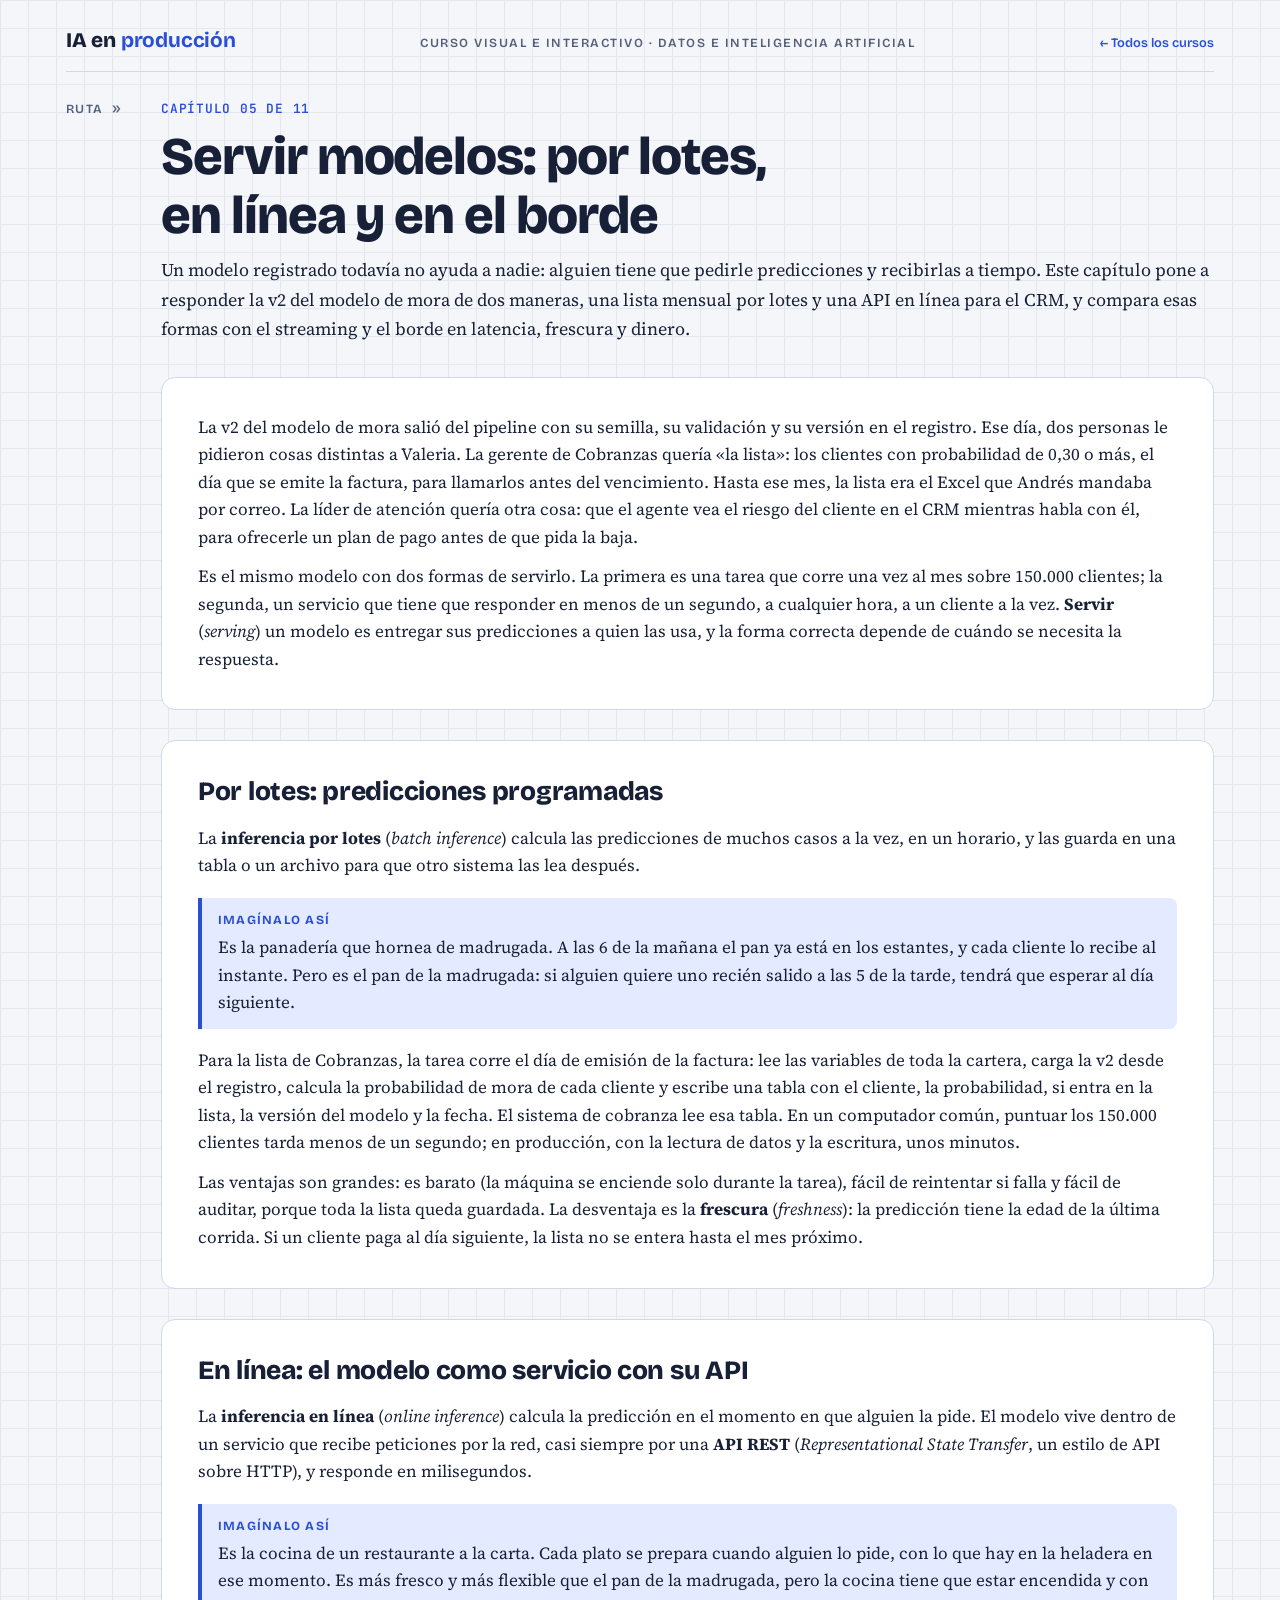
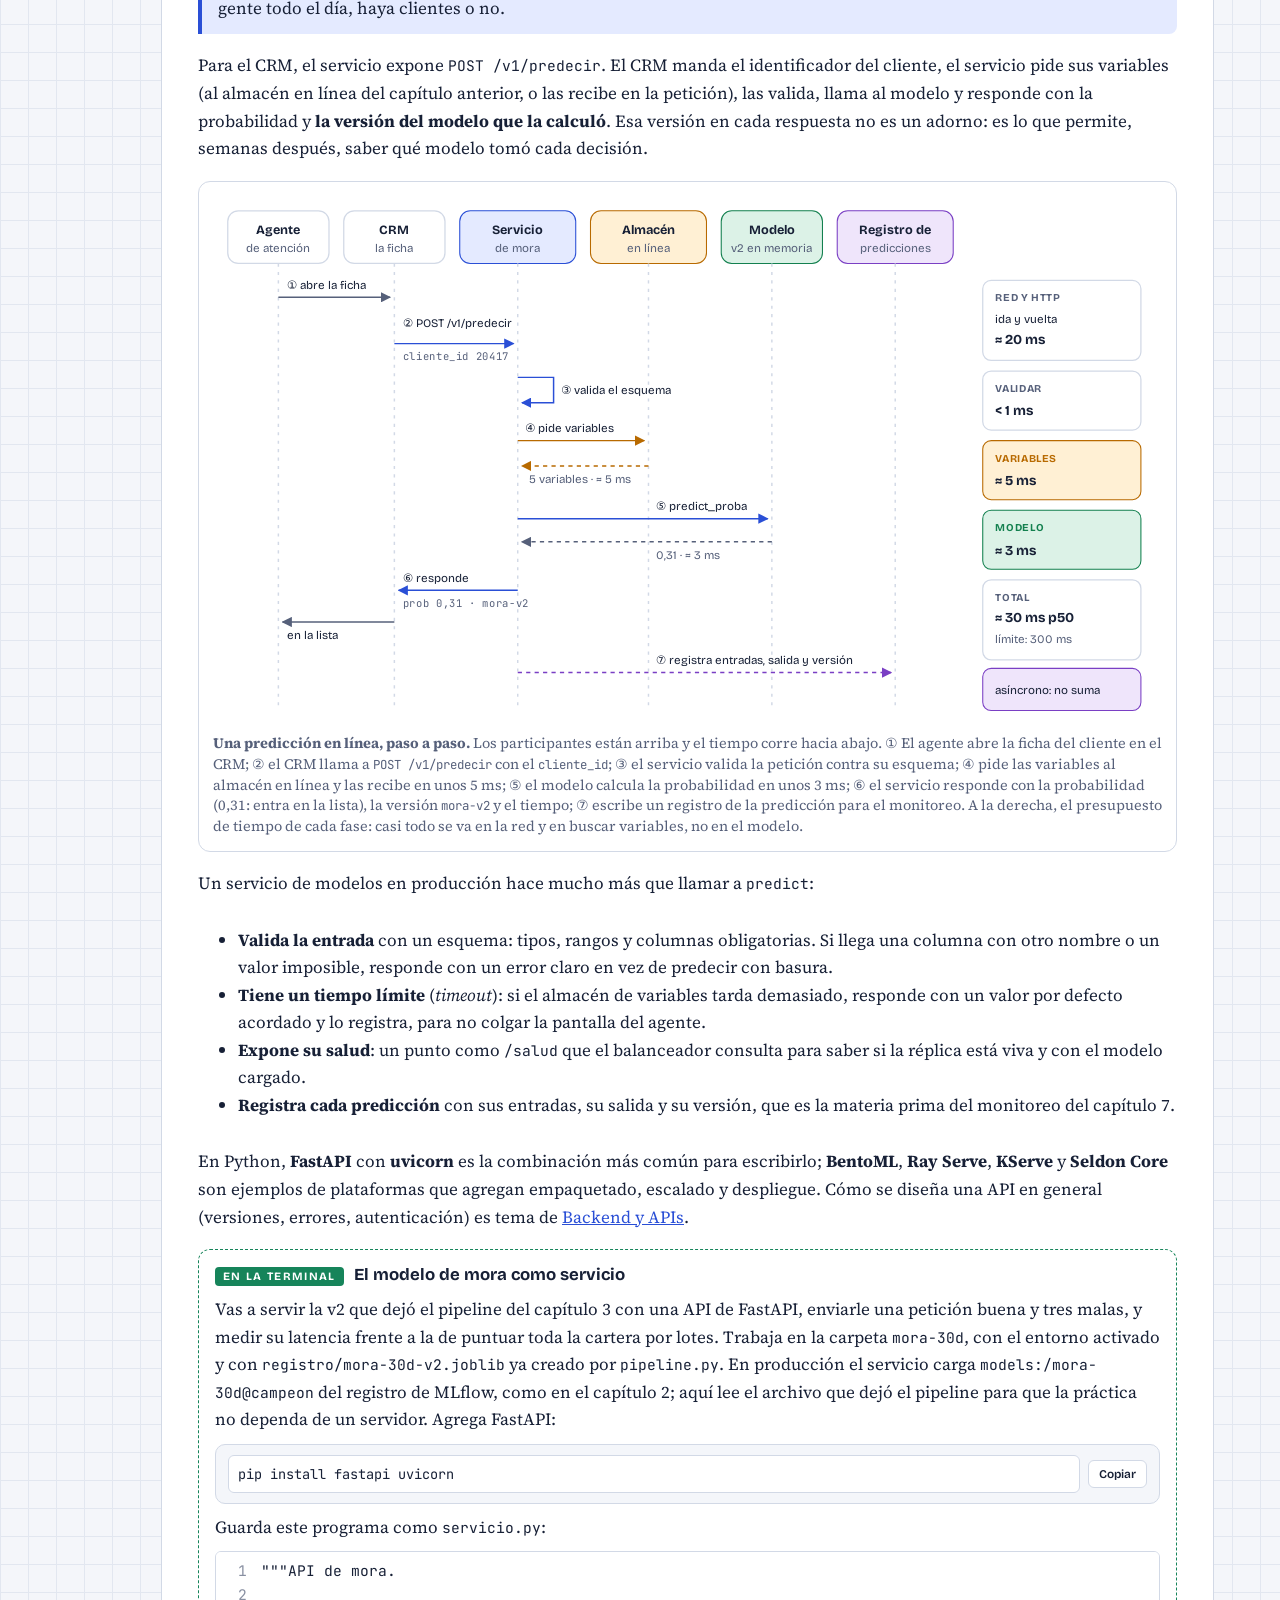
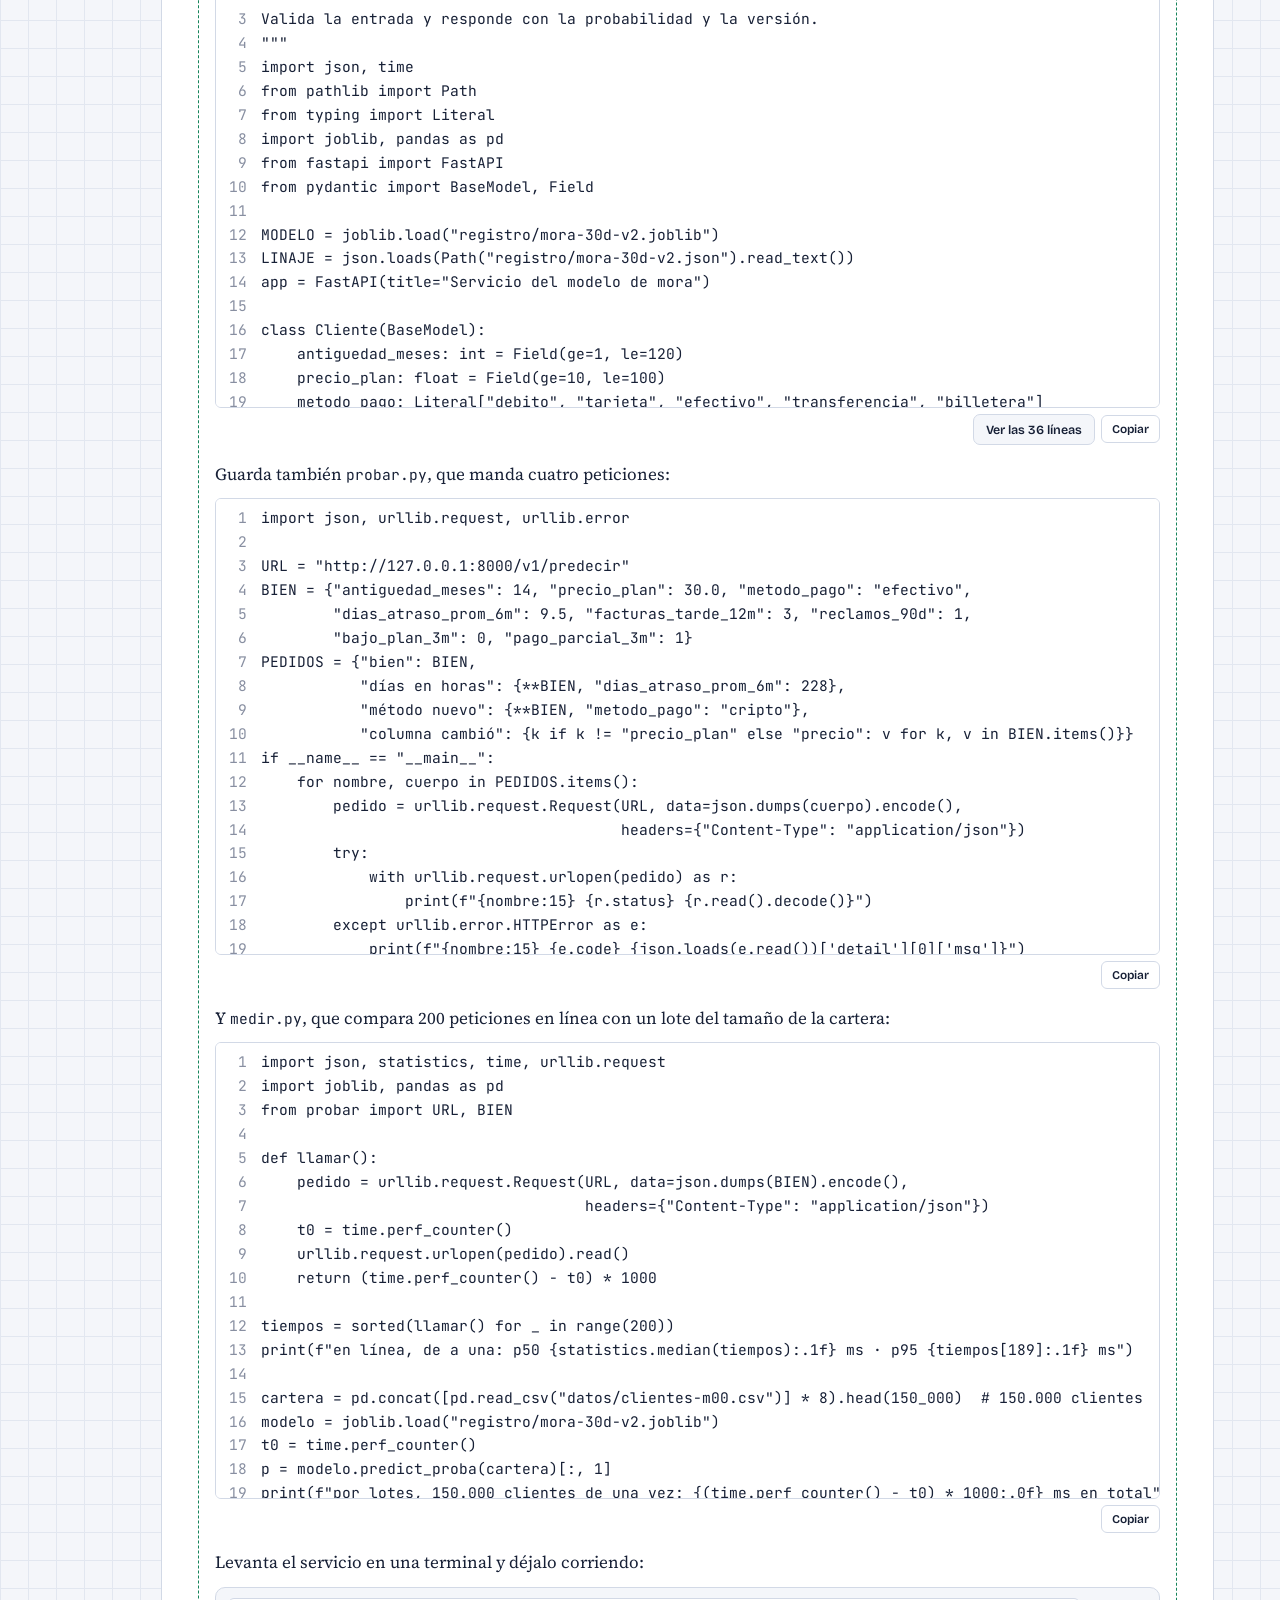
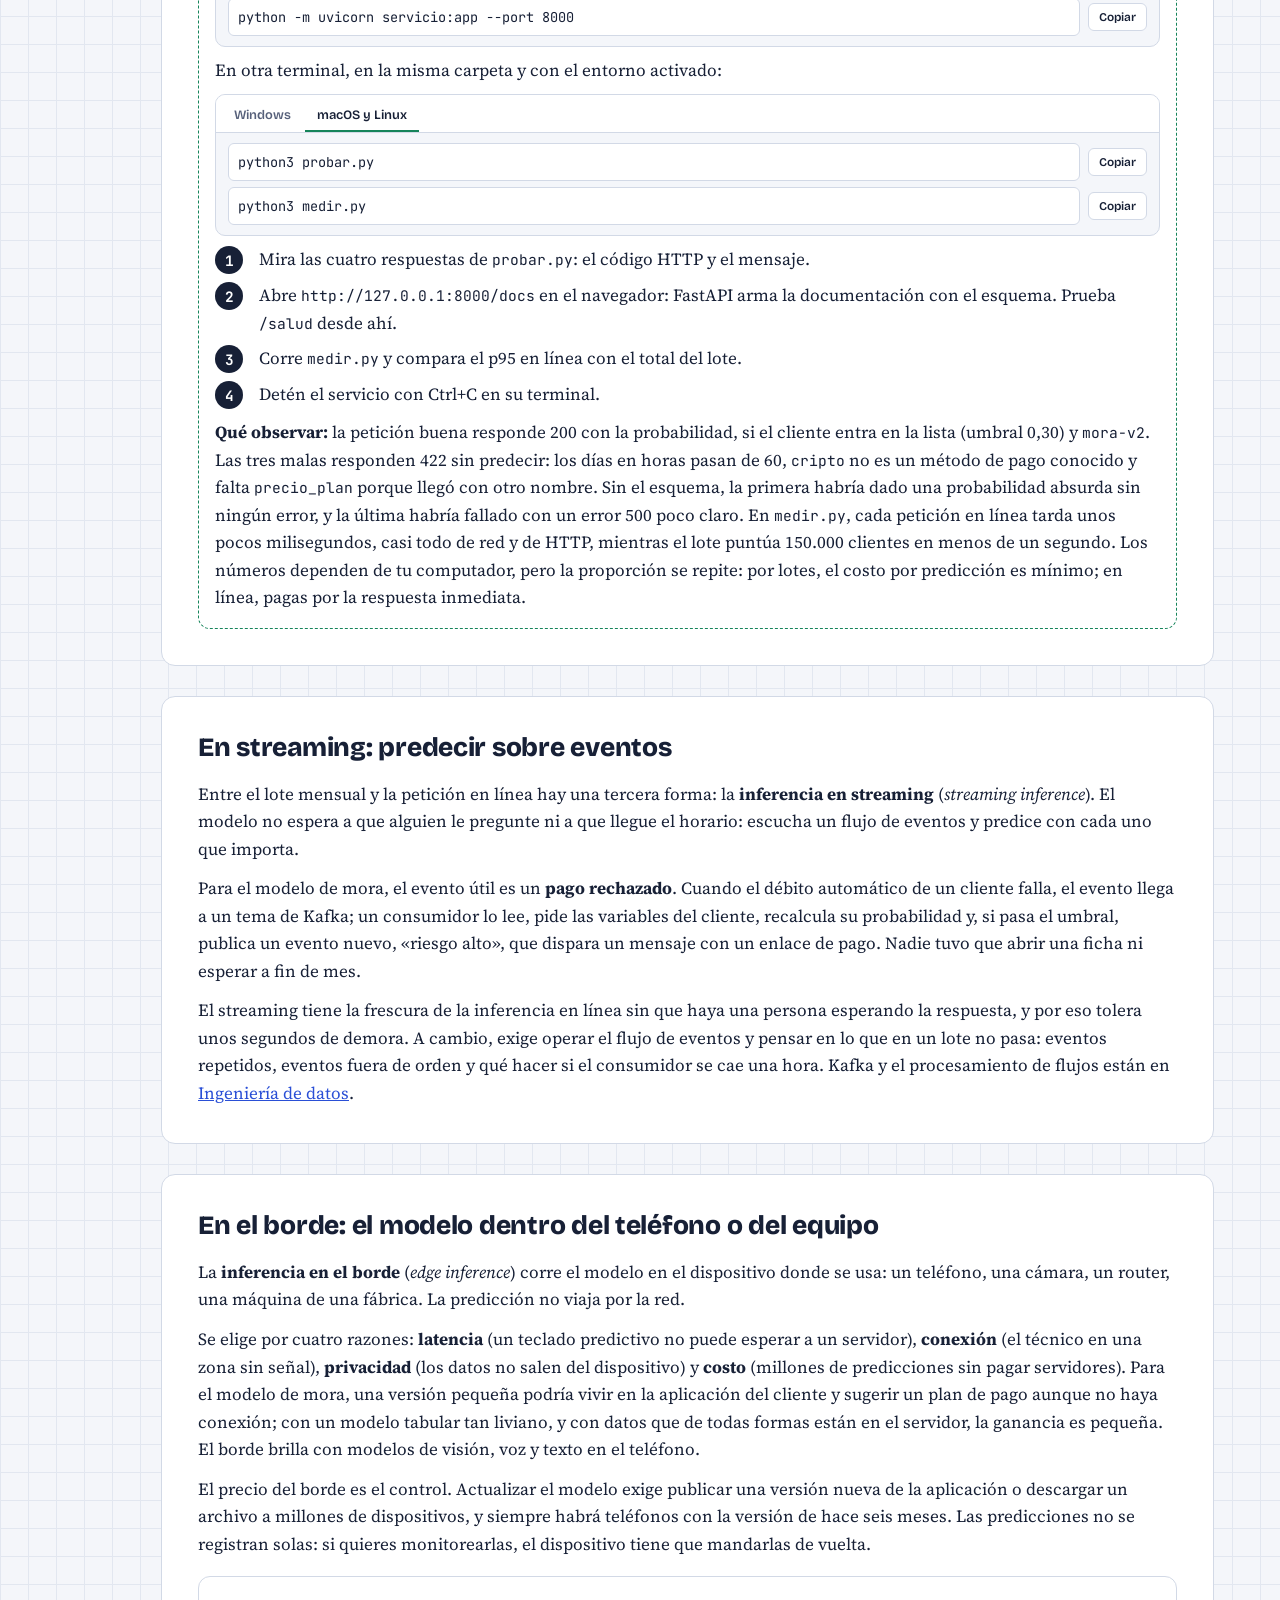
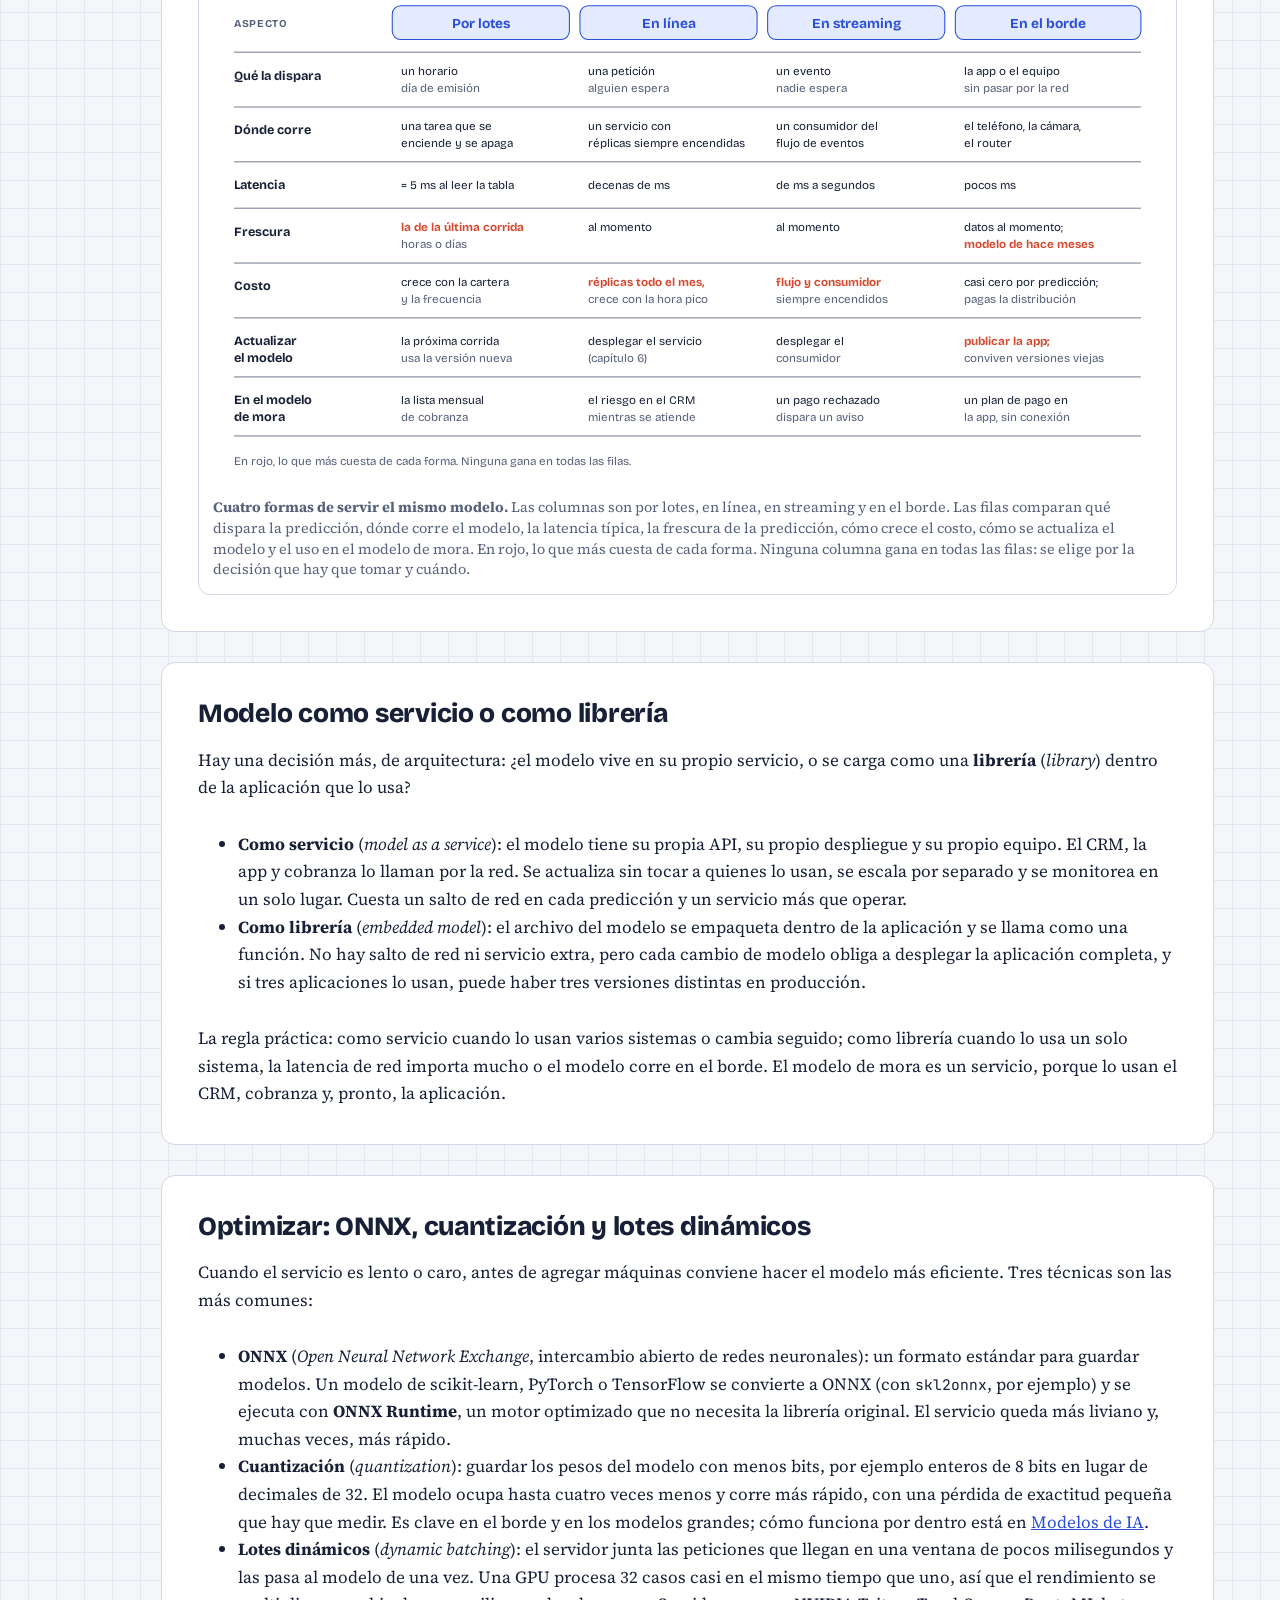
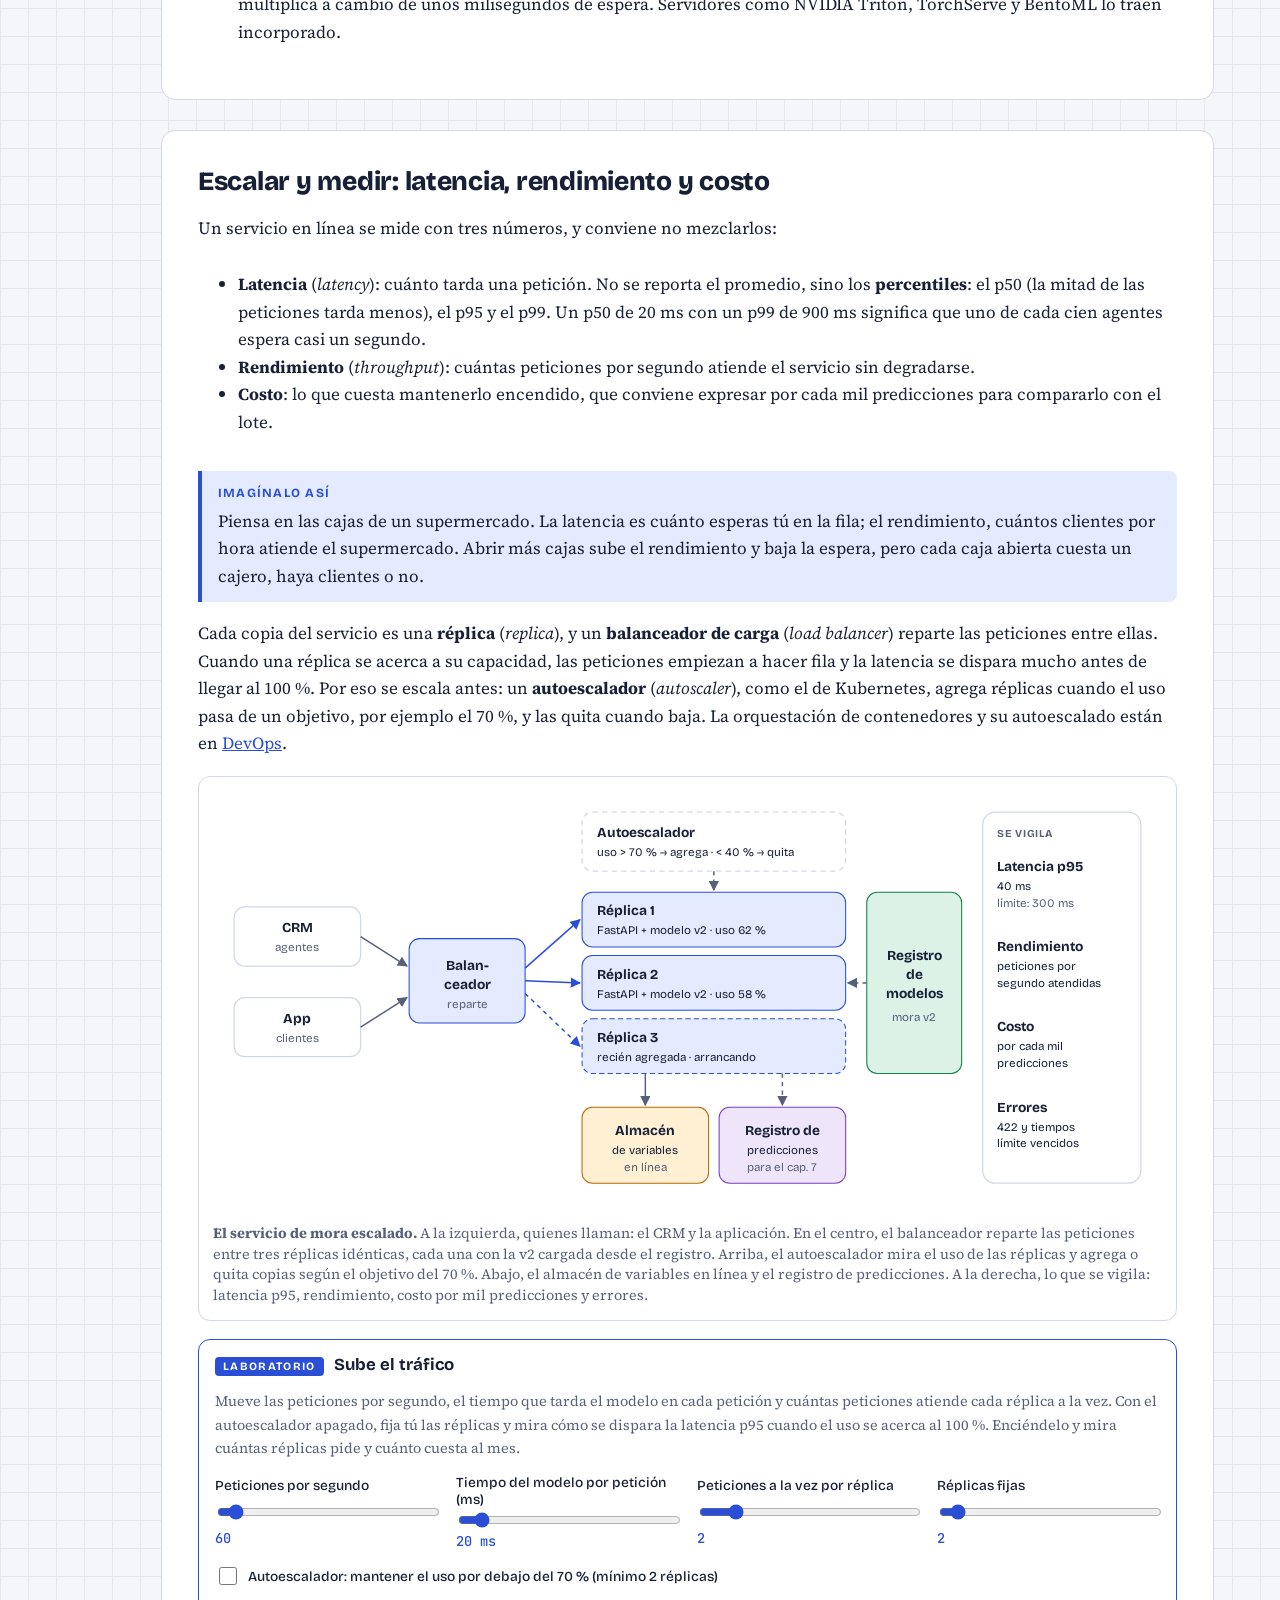
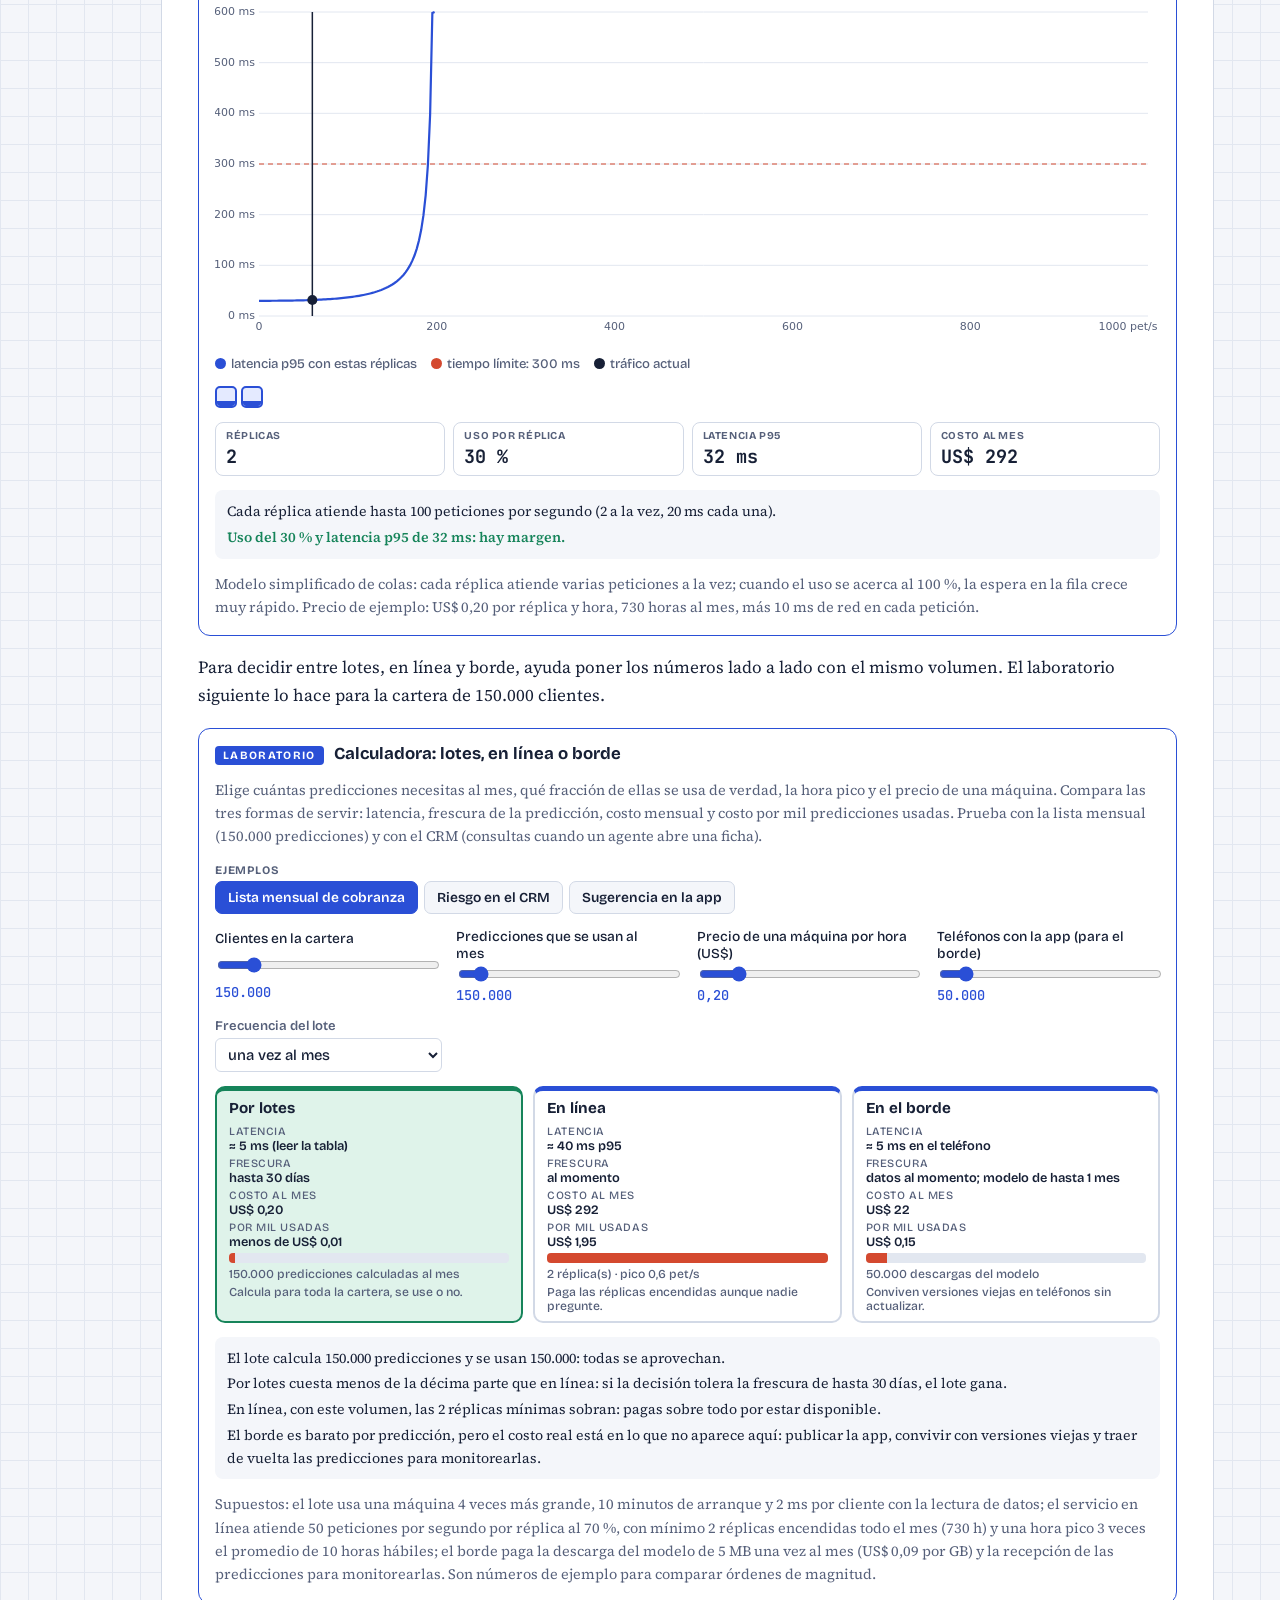
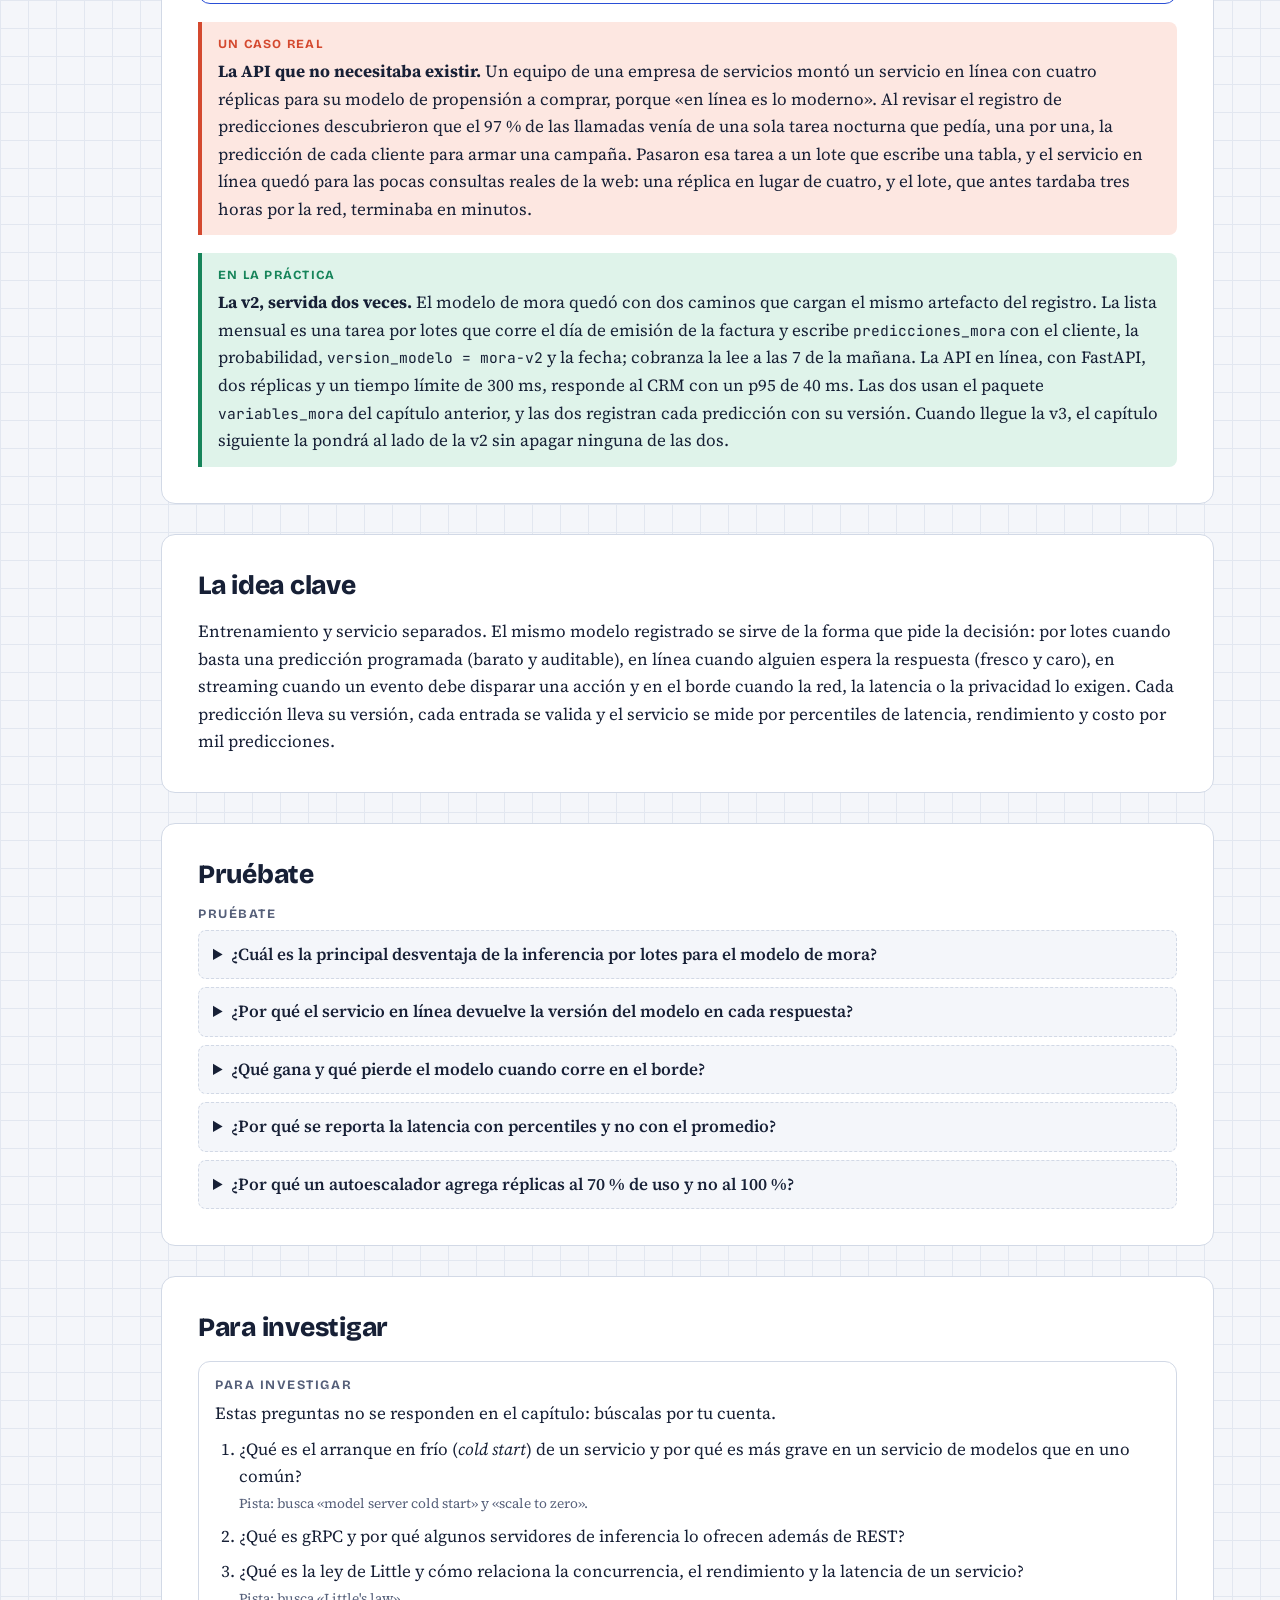
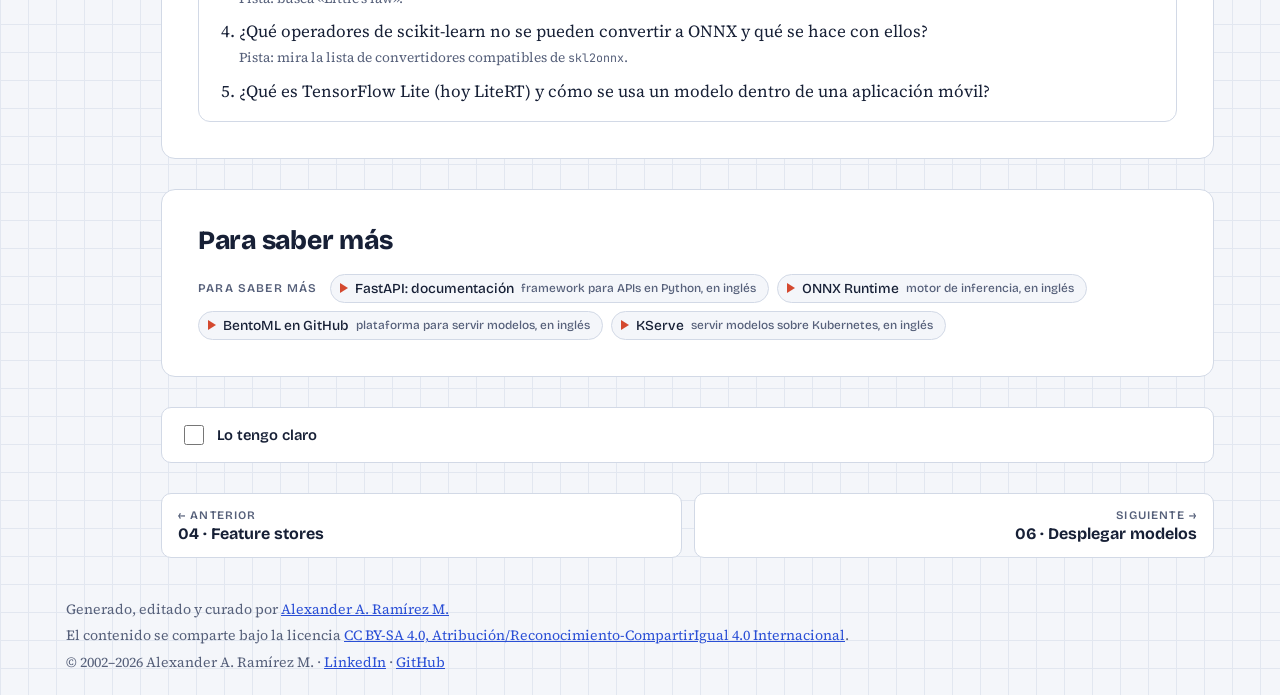
<file: 05-servir-modelos.html>
<!doctype html>
<html lang="es">
<head>
<!-- Google Tag Manager -->
<script>(function(w,d,s,l,i){w[l]=w[l]||[];w[l].push({'gtm.start':
new Date().getTime(),event:'gtm.js'});var f=d.getElementsByTagName(s)[0],
j=d.createElement(s),dl=l!='dataLayer'?'&l='+l:'';j.async=true;j.src=
'https://www.googletagmanager.com/gtm.js?id='+i+dl;f.parentNode.insertBefore(j,f);
})(window,document,'script','dataLayer','GTM-KX76XF8R');</script>
<!-- End Google Tag Manager -->
<meta charset="utf-8">
<meta name="viewport" content="width=device-width, initial-scale=1, viewport-fit=cover">
<title>Servir modelos · IA en producción (MLOps) · IA en producción (MLOps)</title>
<meta name="claude:viewport-fit-sides" content="cover">
<meta name="description" content="Lo que pasa después del cuaderno: versionar, entrenar de forma reproducible, servir, desplegar y vigilar modelos de aprendizaje automático y de lenguaje en producción.">
<link rel="preconnect" href="https://fonts.googleapis.com">
<link rel="preconnect" href="https://fonts.gstatic.com" crossorigin>
<link rel="stylesheet" href="https://fonts.googleapis.com/css2?family=Bricolage+Grotesque:opsz,wght@12..96,500;12..96,700;12..96,800&family=JetBrains+Mono:wght@400;600&family=Source+Serif+4:ital,opsz,wght@0,8..60,400;0,8..60,600;1,8..60,400;1,8..60,600&display=swap">
<link rel="stylesheet" href="assets/style.css">
</head>
<body>
<!-- Google Tag Manager (noscript) -->
<noscript><iframe src="https://www.googletagmanager.com/ns.html?id=GTM-KX76XF8R"
height="0" width="0" style="display:none;visibility:hidden"></iframe></noscript>
<!-- End Google Tag Manager (noscript) -->
<div class="wrap" data-page="servir-modelos">
<header class="topbar"><a class="brand" href="index.html">IA en <b>producción</b></a><span class="eyebrow">Curso visual e interactivo · Datos e inteligencia artificial</span><a class="al-sitio" href="https://aaramirez.github.io/">← Todos los cursos</a></header>
<div class="layout">
<nav class="toc" id="toc" aria-label="Ruta de aprendizaje"></nav>
<main>
<header class="page-head"><span class="num">CAPÍTULO 05 DE 11</span><h1>Servir modelos: por lotes, en línea y en el borde</h1><p class="lede">Un modelo registrado todavía no ayuda a nadie: alguien tiene que pedirle predicciones y recibirlas a tiempo. Este capítulo pone a responder la v2 del modelo de mora de dos maneras, una lista mensual por lotes y una API en línea para el CRM, y compara esas formas con el streaming y el borde en latencia, frescura y dinero.</p></header>
<section><div class="prose"><p>La v2 del modelo de mora salió del pipeline con su semilla, su validación y su versión en el registro. Ese día, dos personas le pidieron cosas distintas a Valeria. La gerente de Cobranzas quería «la lista»: los clientes con probabilidad de 0,30 o más, el día que se emite la factura, para llamarlos antes del vencimiento. Hasta ese mes, la lista era el Excel que Andrés mandaba por correo. La líder de atención quería otra cosa: que el agente vea el riesgo del cliente en el CRM mientras habla con él, para ofrecerle un plan de pago antes de que pida la baja.</p><p>Es el mismo modelo con dos formas de servirlo. La primera es una tarea que corre una vez al mes sobre 150.000 clientes; la segunda, un servicio que tiene que responder en menos de un segundo, a cualquier hora, a un cliente a la vez. <b>Servir</b> (<i>serving</i>) un modelo es entregar sus predicciones a quien las usa, y la forma correcta depende de cuándo se necesita la respuesta.</p></div></section>
<section><h2>Por lotes: predicciones programadas</h2><div class="prose"><p>La <b>inferencia por lotes</b> (<i>batch inference</i>) calcula las predicciones de muchos casos a la vez, en un horario, y las guarda en una tabla o un archivo para que otro sistema las lea después.</p></div><div class="analogia"><b>Imagínalo así</b><p>Es la panadería que hornea de madrugada. A las 6 de la mañana el pan ya está en los estantes, y cada cliente lo recibe al instante. Pero es el pan de la madrugada: si alguien quiere uno recién salido a las 5 de la tarde, tendrá que esperar al día siguiente.</p></div><div class="prose"><p>Para la lista de Cobranzas, la tarea corre el día de emisión de la factura: lee las variables de toda la cartera, carga la v2 desde el registro, calcula la probabilidad de mora de cada cliente y escribe una tabla con el cliente, la probabilidad, si entra en la lista, la versión del modelo y la fecha. El sistema de cobranza lee esa tabla. En un computador común, puntuar los 150.000 clientes tarda menos de un segundo; en producción, con la lectura de datos y la escritura, unos minutos.</p><p>Las ventajas son grandes: es barato (la máquina se enciende solo durante la tarea), fácil de reintentar si falla y fácil de auditar, porque toda la lista queda guardada. La desventaja es la <b>frescura</b> (<i>freshness</i>): la predicción tiene la edad de la última corrida. Si un cliente paga al día siguiente, la lista no se entera hasta el mes próximo.</p></div></section>
<section><h2>En línea: el modelo como servicio con su API</h2><div class="prose"><p>La <b>inferencia en línea</b> (<i>online inference</i>) calcula la predicción en el momento en que alguien la pide. El modelo vive dentro de un servicio que recibe peticiones por la red, casi siempre por una <b>API REST</b> (<i>Representational State Transfer</i>, un estilo de API sobre HTTP), y responde en milisegundos.</p></div><div class="analogia"><b>Imagínalo así</b><p>Es la cocina de un restaurante a la carta. Cada plato se prepara cuando alguien lo pide, con lo que hay en la heladera en ese momento. Es más fresco y más flexible que el pan de la madrugada, pero la cocina tiene que estar encendida y con gente todo el día, haya clientes o no.</p></div><div class="prose"><p>Para el CRM, el servicio expone <code>POST /v1/predecir</code>. El CRM manda el identificador del cliente, el servicio pide sus variables (al almacén en línea del capítulo anterior, o las recibe en la petición), las valida, llama al modelo y responde con la probabilidad y <b>la versión del modelo que la calculó</b>. Esa versión en cada respuesta no es un adorno: es lo que permite, semanas después, saber qué modelo tomó cada decisión.</p></div><figure class="fig fig-flujo" id="05-diagrama-1"><div class="lienzo"><svg viewBox="0 0 900 500" style="min-width:740px" role="img" aria-label="Diagrama de secuencia de una predicción en línea: el agente abre la ficha, el CRM llama a POST /v1/predecir, el servicio valida la petición, pide las variables al almacén en línea, el modelo calcula la probabilidad, el servicio responde con la probabilidad y la versión v2 y escribe el registro de la predicción; a la derecha, el tiempo de cada fase">
<defs>
<marker id="c5d1-m" viewBox="0 0 10 10" refX="9" refY="5" markerWidth="7" markerHeight="7" orient="auto-start-reverse"><path d="M0 0L10 5L0 10z" class="fl-muted"/></marker>
<marker id="c5d1-r" viewBox="0 0 10 10" refX="9" refY="5" markerWidth="7" markerHeight="7" orient="auto-start-reverse"><path d="M0 0L10 5L0 10z" class="k-red"/></marker>
<marker id="c5d1-f" viewBox="0 0 10 10" refX="9" refY="5" markerWidth="7" markerHeight="7" orient="auto-start-reverse"><path d="M0 0L10 5L0 10z" class="k-fis"/></marker>
<marker id="c5d1-t" viewBox="0 0 10 10" refX="9" refY="5" markerWidth="7" markerHeight="7" orient="auto-start-reverse"><path d="M0 0L10 5L0 10z" class="k-tra"/></marker>
</defs>
<rect x="14" y="14" width="96" height="50" rx="10" class="caja"/>
<text x="62" y="36" class="t t-b" text-anchor="middle" style="font-size:12px">Agente</text>
<text x="62" y="53" class="t t-s t-m" text-anchor="middle">de atención</text>
<line x1="62" y1="64" x2="62" y2="484" class="vida"/>
<rect x="124" y="14" width="96" height="50" rx="10" class="caja"/>
<text x="172" y="36" class="t t-b" text-anchor="middle" style="font-size:12px">CRM</text>
<text x="172" y="53" class="t t-s t-m" text-anchor="middle">la ficha</text>
<line x1="172" y1="64" x2="172" y2="484" class="vida"/>
<rect x="234" y="14" width="110" height="50" rx="10" class="c-red"/>
<text x="289" y="36" class="t t-b" text-anchor="middle" style="font-size:12px">Servicio</text>
<text x="289" y="53" class="t t-s t-m" text-anchor="middle">de mora</text>
<line x1="289" y1="64" x2="289" y2="484" class="vida"/>
<rect x="358" y="14" width="110" height="50" rx="10" class="c-fis"/>
<text x="413" y="36" class="t t-b" text-anchor="middle" style="font-size:12px">Almacén</text>
<text x="413" y="53" class="t t-s t-m" text-anchor="middle">en línea</text>
<line x1="413" y1="64" x2="413" y2="484" class="vida"/>
<rect x="482" y="14" width="96" height="50" rx="10" class="c-enl"/>
<text x="530" y="36" class="t t-b" text-anchor="middle" style="font-size:12px">Modelo</text>
<text x="530" y="53" class="t t-s t-m" text-anchor="middle">v2 en memoria</text>
<line x1="530" y1="64" x2="530" y2="484" class="vida"/>
<rect x="592" y="14" width="110" height="50" rx="10" class="c-tra"/>
<text x="647" y="36" class="t t-b" text-anchor="middle" style="font-size:12px">Registro de</text>
<text x="647" y="53" class="t t-s t-m" text-anchor="middle">predicciones</text>
<line x1="647" y1="64" x2="647" y2="484" class="vida"/>


<line x1="62" y1="96" x2="168" y2="96" class="ln" marker-end="url(#c5d1-m)"/>
<text x="70" y="88" class="t t-s">① abre la ficha</text>

<line x1="172" y1="140" x2="285" y2="140" class="ln s-red" marker-end="url(#c5d1-r)"/>
<text x="180" y="124" class="t t-s">② POST /v1/predecir</text>
<text x="180" y="156" class="t t-xs t-mono t-m">cliente_id 20417</text>

<path d="M289 172 h34 v24 h-30" class="ln s-red" marker-end="url(#c5d1-r)"/>
<text x="330" y="188" class="t t-s">③ valida el esquema</text>

<line x1="289" y1="232" x2="409" y2="232" class="ln s-fis" marker-end="url(#c5d1-f)"/>
<text x="296" y="224" class="t t-s">④ pide variables</text>
<line x1="413" y1="256" x2="293" y2="256" class="ln s-fis ln-d" marker-end="url(#c5d1-f)"/>
<text x="300" y="272" class="t t-s t-m">5 variables · ≈ 5 ms</text>

<line x1="289" y1="306" x2="526" y2="306" class="ln s-red" marker-end="url(#c5d1-r)"/>
<text x="420" y="298" class="t t-s">⑤ predict_proba</text>
<line x1="530" y1="328" x2="293" y2="328" class="ln ln-d" marker-end="url(#c5d1-m)"/>
<text x="420" y="344" class="t t-s t-m">0,31 · ≈ 3 ms</text>

<line x1="289" y1="374" x2="176" y2="374" class="ln s-red" marker-end="url(#c5d1-r)"/>
<text x="180" y="366" class="t t-s">⑥ responde</text>
<text x="180" y="390" class="t t-xs t-mono t-m">prob 0,31 · mora-v2</text>
<line x1="172" y1="404" x2="66" y2="404" class="ln" marker-end="url(#c5d1-m)"/>
<text x="70" y="420" class="t t-s">en la lista</text>

<line x1="289" y1="452" x2="643" y2="452" class="ln s-tra ln-d" marker-end="url(#c5d1-t)"/>
<text x="420" y="444" class="t t-s">⑦ registra entradas, salida y versión</text>


<rect x="730" y="80" width="150" height="76" rx="8" class="caja"/>
<text x="742" y="100" class="t t-xs t-b t-m">RED Y HTTP</text>
<text x="742" y="120" class="t t-s">ida y vuelta</text>
<text x="742" y="140" class="t t-b">≈ 20 ms</text>
<rect x="730" y="166" width="150" height="56" rx="8" class="caja"/>
<text x="742" y="186" class="t t-xs t-b t-m">VALIDAR</text>
<text x="742" y="208" class="t t-b">&lt; 1 ms</text>
<rect x="730" y="232" width="150" height="56" rx="8" class="c-fis"/>
<text x="742" y="252" class="t t-xs t-b k-fis">VARIABLES</text>
<text x="742" y="274" class="t t-b">≈ 5 ms</text>
<rect x="730" y="298" width="150" height="56" rx="8" class="c-enl"/>
<text x="742" y="318" class="t t-xs t-b k-enl">MODELO</text>
<text x="742" y="340" class="t t-b">≈ 3 ms</text>
<rect x="730" y="364" width="150" height="76" rx="8" class="caja"/>
<text x="742" y="384" class="t t-xs t-b t-m">TOTAL</text>
<text x="742" y="404" class="t t-b">≈ 30 ms p50</text>
<text x="742" y="424" class="t t-s t-m">límite: 300 ms</text>
<rect x="730" y="448" width="150" height="40" rx="8" class="c-tra"/>
<text x="742" y="472" class="t t-s">asíncrono: no suma</text>
</svg></div><figcaption><b>Una predicción en línea, paso a paso.</b> Los participantes están arriba y el tiempo corre hacia abajo. ① El agente abre la ficha del cliente en el CRM; ② el CRM llama a <code>POST /v1/predecir</code> con el <code>cliente_id</code>; ③ el servicio valida la petición contra su esquema; ④ pide las variables al almacén en línea y las recibe en unos 5 ms; ⑤ el modelo calcula la probabilidad en unos 3 ms; ⑥ el servicio responde con la probabilidad (0,31: entra en la lista), la versión <code>mora-v2</code> y el tiempo; ⑦ escribe un registro de la predicción para el monitoreo. A la derecha, el presupuesto de tiempo de cada fase: casi todo se va en la red y en buscar variables, no en el modelo.</figcaption></figure><div class="prose"><p>Un servicio de modelos en producción hace mucho más que llamar a <code>predict</code>:</p><ul><li><b>Valida la entrada</b> con un esquema: tipos, rangos y columnas obligatorias. Si llega una columna con otro nombre o un valor imposible, responde con un error claro en vez de predecir con basura.</li><li><b>Tiene un tiempo límite</b> (<i>timeout</i>): si el almacén de variables tarda demasiado, responde con un valor por defecto acordado y lo registra, para no colgar la pantalla del agente.</li><li><b>Expone su salud</b>: un punto como <code>/salud</code> que el balanceador consulta para saber si la réplica está viva y con el modelo cargado.</li><li><b>Registra cada predicción</b> con sus entradas, su salida y su versión, que es la materia prima del monitoreo del capítulo 7.</li></ul><p>En Python, <b>FastAPI</b> con <b>uvicorn</b> es la combinación más común para escribirlo; <b>BentoML</b>, <b>Ray Serve</b>, <b>KServe</b> y <b>Seldon Core</b> son ejemplos de plataformas que agregan empaquetado, escalado y despliegue. Cómo se diseña una API en general (versiones, errores, autenticación) es tema de <a href="https://aaramirez.github.io/backend/temario.html" target="_blank" rel="noopener">Backend y APIs</a>.</p></div><div class="practica"><div class="practica-title"><span class="tag">En la terminal</span><h3>El modelo de mora como servicio</h3></div><p>Vas a servir la v2 que dejó el pipeline del capítulo 3 con una API de FastAPI, enviarle una petición buena y tres malas, y medir su latencia frente a la de puntuar toda la cartera por lotes. Trabaja en la carpeta <code>mora-30d</code>, con el entorno activado y con <code>registro/mora-30d-v2.joblib</code> ya creado por <code>pipeline.py</code>. En producción el servicio carga <code>models:/mora-30d@campeon</code> del registro de MLflow, como en el capítulo 2; aquí lee el archivo que dejó el pipeline para que la práctica no dependa de un servidor. Agrega FastAPI:</p><div class="cmds"><div class="cmd-panel" data-so="win mac linux"><div class="cmd-l"><code>pip install fastapi uvicorn</code><button type="button" class="copiar">Copiar</button></div></div></div><p>Guarda este programa como <code>servicio.py</code>:</p><div class="code-copia code-lineas"><pre tabindex="0"><code><span class="ln">"""API de mora.</span>
<span class="ln"></span>
<span class="ln">Valida la entrada y responde con la probabilidad y la versión.</span>
<span class="ln">"""</span>
<span class="ln">import json, time</span>
<span class="ln">from pathlib import Path</span>
<span class="ln">from typing import Literal</span>
<span class="ln">import joblib, pandas as pd</span>
<span class="ln">from fastapi import FastAPI</span>
<span class="ln">from pydantic import BaseModel, Field</span>
<span class="ln"></span>
<span class="ln">MODELO = joblib.load("registro/mora-30d-v2.joblib")</span>
<span class="ln">LINAJE = json.loads(Path("registro/mora-30d-v2.json").read_text())</span>
<span class="ln">app = FastAPI(title="Servicio del modelo de mora")</span>
<span class="ln"></span>
<span class="ln">class Cliente(BaseModel):</span>
<span class="ln">    antiguedad_meses: int = Field(ge=1, le=120)</span>
<span class="ln">    precio_plan: float = Field(ge=10, le=100)</span>
<span class="ln">    metodo_pago: Literal["debito", "tarjeta", "efectivo", "transferencia", "billetera"]</span>
<span class="ln">    dias_atraso_prom_6m: float = Field(ge=0, le=60)</span>
<span class="ln">    facturas_tarde_12m: int = Field(ge=0)</span>
<span class="ln">    reclamos_90d: int = Field(ge=0, le=10)</span>
<span class="ln">    bajo_plan_3m: Literal[0, 1]</span>
<span class="ln">    pago_parcial_3m: Literal[0, 1]</span>
<span class="ln"></span>
<span class="ln">@app.post("/v1/predecir")</span>
<span class="ln">def predecir(c: Cliente):</span>
<span class="ln">    t0 = time.perf_counter()</span>
<span class="ln">    p = float(MODELO.predict_proba(pd.DataFrame([c.model_dump()]))[0, 1])</span>
<span class="ln">    return {"prob_mora": round(p, 4), "en_lista": p &gt;= 0.30,</span>
<span class="ln">            "version_modelo": f"mora-{LINAJE['version']}",</span>
<span class="ln">            "ms": round((time.perf_counter() - t0) * 1000, 2)}</span>
<span class="ln"></span>
<span class="ln">@app.get("/salud")</span>
<span class="ln">def salud():</span>
<span class="ln">    return {"estado": "ok", "version_modelo": f"mora-{LINAJE['version']}", "auc": LINAJE["auc"]}</span></code></pre><button type="button" class="ver-todo" aria-expanded="false">Ver las 36 líneas</button><button type="button" class="copiar copiar-todo">Copiar</button></div><p>Guarda también <code>probar.py</code>, que manda cuatro peticiones:</p><div class="code-copia code-lineas"><pre tabindex="0"><code><span class="ln">import json, urllib.request, urllib.error</span>
<span class="ln"></span>
<span class="ln">URL = "http://127.0.0.1:8000/v1/predecir"</span>
<span class="ln">BIEN = {"antiguedad_meses": 14, "precio_plan": 30.0, "metodo_pago": "efectivo",</span>
<span class="ln">        "dias_atraso_prom_6m": 9.5, "facturas_tarde_12m": 3, "reclamos_90d": 1,</span>
<span class="ln">        "bajo_plan_3m": 0, "pago_parcial_3m": 1}</span>
<span class="ln">PEDIDOS = {"bien": BIEN,</span>
<span class="ln">           "días en horas": {**BIEN, "dias_atraso_prom_6m": 228},</span>
<span class="ln">           "método nuevo": {**BIEN, "metodo_pago": "cripto"},</span>
<span class="ln">           "columna cambió": {k if k != "precio_plan" else "precio": v for k, v in BIEN.items()}}</span>
<span class="ln">if __name__ == "__main__":</span>
<span class="ln">    for nombre, cuerpo in PEDIDOS.items():</span>
<span class="ln">        pedido = urllib.request.Request(URL, data=json.dumps(cuerpo).encode(),</span>
<span class="ln">                                        headers={"Content-Type": "application/json"})</span>
<span class="ln">        try:</span>
<span class="ln">            with urllib.request.urlopen(pedido) as r:</span>
<span class="ln">                print(f"{nombre:15} {r.status} {r.read().decode()}")</span>
<span class="ln">        except urllib.error.HTTPError as e:</span>
<span class="ln">            print(f"{nombre:15} {e.code} {json.loads(e.read())['detail'][0]['msg']}")</span></code></pre><button type="button" class="copiar copiar-todo">Copiar</button></div><p>Y <code>medir.py</code>, que compara 200 peticiones en línea con un lote del tamaño de la cartera:</p><div class="code-copia code-lineas"><pre tabindex="0"><code><span class="ln">import json, statistics, time, urllib.request</span>
<span class="ln">import joblib, pandas as pd</span>
<span class="ln">from probar import URL, BIEN</span>
<span class="ln"></span>
<span class="ln">def llamar():</span>
<span class="ln">    pedido = urllib.request.Request(URL, data=json.dumps(BIEN).encode(),</span>
<span class="ln">                                    headers={"Content-Type": "application/json"})</span>
<span class="ln">    t0 = time.perf_counter()</span>
<span class="ln">    urllib.request.urlopen(pedido).read()</span>
<span class="ln">    return (time.perf_counter() - t0) * 1000</span>
<span class="ln"></span>
<span class="ln">tiempos = sorted(llamar() for _ in range(200))</span>
<span class="ln">print(f"en línea, de a una: p50 {statistics.median(tiempos):.1f} ms · p95 {tiempos[189]:.1f} ms")</span>
<span class="ln"></span>
<span class="ln">cartera = pd.concat([pd.read_csv("datos/clientes-m00.csv")] * 8).head(150_000)  # 150.000 clientes</span>
<span class="ln">modelo = joblib.load("registro/mora-30d-v2.joblib")</span>
<span class="ln">t0 = time.perf_counter()</span>
<span class="ln">p = modelo.predict_proba(cartera)[:, 1]</span>
<span class="ln">print(f"por lotes, 150.000 clientes de una vez: {(time.perf_counter() - t0) * 1000:.0f} ms en total")</span></code></pre><button type="button" class="copiar copiar-todo">Copiar</button></div><p>Levanta el servicio en una terminal y déjalo corriendo:</p><div class="cmds"><div class="cmd-panel" data-so="win mac linux"><div class="cmd-l"><code>python -m uvicorn servicio:app --port 8000</code><button type="button" class="copiar">Copiar</button></div></div></div><p>En otra terminal, en la misma carpeta y con el entorno activado:</p><div class="cmds"><div class="cmd-tabs" role="tablist" aria-label="Sistema operativo"><button type="button" role="tab" data-so="win">Windows</button><button type="button" role="tab" data-so="mac linux">macOS y Linux</button></div><div class="cmd-panel" role="tabpanel" data-so="win"><div class="cmd-l"><code>python probar.py</code><button type="button" class="copiar">Copiar</button></div><div class="cmd-l"><code>python medir.py</code><button type="button" class="copiar">Copiar</button></div></div><div class="cmd-panel" role="tabpanel" data-so="mac linux"><div class="cmd-l"><code>python3 probar.py</code><button type="button" class="copiar">Copiar</button></div><div class="cmd-l"><code>python3 medir.py</code><button type="button" class="copiar">Copiar</button></div></div></div><ol class="steps"><li><span>Mira las cuatro respuestas de <code>probar.py</code>: el código HTTP y el mensaje.</span></li><li><span>Abre <code>http://127.0.0.1:8000/docs</code> en el navegador: FastAPI arma la documentación con el esquema. Prueba <code>/salud</code> desde ahí.</span></li><li><span>Corre <code>medir.py</code> y compara el p95 en línea con el total del lote.</span></li><li><span>Detén el servicio con Ctrl+C en su terminal.</span></li></ol><p><b>Qué observar:</b> la petición buena responde 200 con la probabilidad, si el cliente entra en la lista (umbral 0,30) y <code>mora-v2</code>. Las tres malas responden 422 sin predecir: los días en horas pasan de 60, <code>cripto</code> no es un método de pago conocido y falta <code>precio_plan</code> porque llegó con otro nombre. Sin el esquema, la primera habría dado una probabilidad absurda sin ningún error, y la última habría fallado con un error 500 poco claro. En <code>medir.py</code>, cada petición en línea tarda unos pocos milisegundos, casi todo de red y de HTTP, mientras el lote puntúa 150.000 clientes en menos de un segundo. Los números dependen de tu computador, pero la proporción se repite: por lotes, el costo por predicción es mínimo; en línea, pagas por la respuesta inmediata.</p></div></section>
<section><h2>En streaming: predecir sobre eventos</h2><div class="prose"><p>Entre el lote mensual y la petición en línea hay una tercera forma: la <b>inferencia en streaming</b> (<i>streaming inference</i>). El modelo no espera a que alguien le pregunte ni a que llegue el horario: escucha un flujo de eventos y predice con cada uno que importa.</p><p>Para el modelo de mora, el evento útil es un <b>pago rechazado</b>. Cuando el débito automático de un cliente falla, el evento llega a un tema de Kafka; un consumidor lo lee, pide las variables del cliente, recalcula su probabilidad y, si pasa el umbral, publica un evento nuevo, «riesgo alto», que dispara un mensaje con un enlace de pago. Nadie tuvo que abrir una ficha ni esperar a fin de mes.</p><p>El streaming tiene la frescura de la inferencia en línea sin que haya una persona esperando la respuesta, y por eso tolera unos segundos de demora. A cambio, exige operar el flujo de eventos y pensar en lo que en un lote no pasa: eventos repetidos, eventos fuera de orden y qué hacer si el consumidor se cae una hora. Kafka y el procesamiento de flujos están en <a href="https://aaramirez.github.io/ingenieria-de-datos/temario.html" target="_blank" rel="noopener">Ingeniería de datos</a>.</p></div></section>
<section><h2>En el borde: el modelo dentro del teléfono o del equipo</h2><div class="prose"><p>La <b>inferencia en el borde</b> (<i>edge inference</i>) corre el modelo en el dispositivo donde se usa: un teléfono, una cámara, un router, una máquina de una fábrica. La predicción no viaja por la red.</p><p>Se elige por cuatro razones: <b>latencia</b> (un teclado predictivo no puede esperar a un servidor), <b>conexión</b> (el técnico en una zona sin señal), <b>privacidad</b> (los datos no salen del dispositivo) y <b>costo</b> (millones de predicciones sin pagar servidores). Para el modelo de mora, una versión pequeña podría vivir en la aplicación del cliente y sugerir un plan de pago aunque no haya conexión; con un modelo tabular tan liviano, y con datos que de todas formas están en el servidor, la ganancia es pequeña. El borde brilla con modelos de visión, voz y texto en el teléfono.</p><p>El precio del borde es el control. Actualizar el modelo exige publicar una versión nueva de la aplicación o descargar un archivo a millones de dispositivos, y siempre habrá teléfonos con la versión de hace seis meses. Las predicciones no se registran solas: si quieres monitorearlas, el dispositivo tiene que mandarlas de vuelta.</p></div><figure class="fig fig-comparacion" id="05-diagrama-2"><div class="lienzo"><svg viewBox="0 0 900 470" style="min-width:740px" role="img" aria-label="Tabla que compara cuatro formas de servir el mismo modelo, por lotes, en línea, en streaming y en el borde, en siete aspectos: qué dispara la predicción, dónde corre, latencia, frescura, cómo crece el costo, cómo se actualiza el modelo y el uso en el modelo de mora">
<text x="20" y="34" class="t t-xs t-b t-m">ASPECTO</text>
<rect x="170" y="14" width="168" height="32" rx="8" class="c-red"/>
<text x="254" y="35" class="t t-b k-red" text-anchor="middle">Por lotes</text>
<rect x="348" y="14" width="168" height="32" rx="8" class="c-red"/>
<text x="432" y="35" class="t t-b k-red" text-anchor="middle">En línea</text>
<rect x="526" y="14" width="168" height="32" rx="8" class="c-red"/>
<text x="610" y="35" class="t t-b k-red" text-anchor="middle">En streaming</text>
<rect x="704" y="14" width="176" height="32" rx="8" class="c-red"/>
<text x="792" y="35" class="t t-b k-red" text-anchor="middle">En el borde</text>

<line x1="20" y1="58" x2="880" y2="58" class="ln" style="stroke-width:.8"/>
<text x="20" y="84" class="t t-b" style="font-size:12px">Qué la dispara</text>
<text x="178" y="80" class="t t-s">un horario</text><text x="178" y="96" class="t t-s t-m">día de emisión</text>
<text x="356" y="80" class="t t-s">una petición</text><text x="356" y="96" class="t t-s t-m">alguien espera</text>
<text x="534" y="80" class="t t-s">un evento</text><text x="534" y="96" class="t t-s t-m">nadie espera</text>
<text x="712" y="80" class="t t-s">la app o el equipo</text><text x="712" y="96" class="t t-s t-m">sin pasar por la red</text>

<line x1="20" y1="110" x2="880" y2="110" class="ln" style="stroke-width:.8"/>
<text x="20" y="136" class="t t-b" style="font-size:12px">Dónde corre</text>
<text x="178" y="132" class="t t-s">una tarea que se</text><text x="178" y="148" class="t t-s">enciende y se apaga</text>
<text x="356" y="132" class="t t-s">un servicio con</text><text x="356" y="148" class="t t-s">réplicas siempre encendidas</text>
<text x="534" y="132" class="t t-s">un consumidor del</text><text x="534" y="148" class="t t-s">flujo de eventos</text>
<text x="712" y="132" class="t t-s">el teléfono, la cámara,</text><text x="712" y="148" class="t t-s">el router</text>

<line x1="20" y1="162" x2="880" y2="162" class="ln" style="stroke-width:.8"/>
<text x="20" y="188" class="t t-b" style="font-size:12px">Latencia</text>
<text x="178" y="188" class="t t-s">≈ 5 ms al leer la tabla</text>
<text x="356" y="188" class="t t-s">decenas de ms</text>
<text x="534" y="188" class="t t-s">de ms a segundos</text>
<text x="712" y="188" class="t t-s">pocos ms</text>

<line x1="20" y1="206" x2="880" y2="206" class="ln" style="stroke-width:.8"/>
<text x="20" y="232" class="t t-b" style="font-size:12px">Frescura</text>
<text x="178" y="228" class="t t-s t-b k-warm">la de la última corrida</text><text x="178" y="244" class="t t-s t-m">horas o días</text>
<text x="356" y="228" class="t t-s">al momento</text>
<text x="534" y="228" class="t t-s">al momento</text>
<text x="712" y="228" class="t t-s">datos al momento;</text><text x="712" y="244" class="t t-s t-b k-warm">modelo de hace meses</text>

<line x1="20" y1="258" x2="880" y2="258" class="ln" style="stroke-width:.8"/>
<text x="20" y="284" class="t t-b" style="font-size:12px">Costo</text>
<text x="178" y="280" class="t t-s">crece con la cartera</text><text x="178" y="296" class="t t-s t-m">y la frecuencia</text>
<text x="356" y="280" class="t t-s t-b k-warm">réplicas todo el mes,</text><text x="356" y="296" class="t t-s t-m">crece con la hora pico</text>
<text x="534" y="280" class="t t-s t-b k-warm">flujo y consumidor</text><text x="534" y="296" class="t t-s t-m">siempre encendidos</text>
<text x="712" y="280" class="t t-s">casi cero por predicción;</text><text x="712" y="296" class="t t-s t-m">pagas la distribución</text>

<line x1="20" y1="310" x2="880" y2="310" class="ln" style="stroke-width:.8"/>
<text x="20" y="336" class="t t-b" style="font-size:12px">Actualizar</text>
<text x="20" y="352" class="t t-b" style="font-size:12px">el modelo</text>
<text x="178" y="336" class="t t-s">la próxima corrida</text><text x="178" y="352" class="t t-s t-m">usa la versión nueva</text>
<text x="356" y="336" class="t t-s">desplegar el servicio</text><text x="356" y="352" class="t t-s t-m">(capítulo 6)</text>
<text x="534" y="336" class="t t-s">desplegar el</text><text x="534" y="352" class="t t-s t-m">consumidor</text>
<text x="712" y="336" class="t t-s t-b k-warm">publicar la app;</text><text x="712" y="352" class="t t-s t-m">conviven versiones viejas</text>

<line x1="20" y1="366" x2="880" y2="366" class="ln" style="stroke-width:.8"/>
<text x="20" y="392" class="t t-b" style="font-size:12px">En el modelo</text>
<text x="20" y="408" class="t t-b" style="font-size:12px">de mora</text>
<text x="178" y="392" class="t t-s">la lista mensual</text><text x="178" y="408" class="t t-s t-m">de cobranza</text>
<text x="356" y="392" class="t t-s">el riesgo en el CRM</text><text x="356" y="408" class="t t-s t-m">mientras se atiende</text>
<text x="534" y="392" class="t t-s">un pago rechazado</text><text x="534" y="408" class="t t-s t-m">dispara un aviso</text>
<text x="712" y="392" class="t t-s">un plan de pago en</text><text x="712" y="408" class="t t-s t-m">la app, sin conexión</text>
<line x1="20" y1="422" x2="880" y2="422" class="ln" style="stroke-width:.8"/>
<text x="20" y="450" class="t t-s t-m">En rojo, lo que más cuesta de cada forma. Ninguna gana en todas las filas.</text>
</svg></div><figcaption><b>Cuatro formas de servir el mismo modelo.</b> Las columnas son por lotes, en línea, en streaming y en el borde. Las filas comparan qué dispara la predicción, dónde corre el modelo, la latencia típica, la frescura de la predicción, cómo crece el costo, cómo se actualiza el modelo y el uso en el modelo de mora. En rojo, lo que más cuesta de cada forma. Ninguna columna gana en todas las filas: se elige por la decisión que hay que tomar y cuándo.</figcaption></figure></section>
<section><h2>Modelo como servicio o como librería</h2><div class="prose"><p>Hay una decisión más, de arquitectura: ¿el modelo vive en su propio servicio, o se carga como una <b>librería</b> (<i>library</i>) dentro de la aplicación que lo usa?</p><ul><li><b>Como servicio</b> (<i>model as a service</i>): el modelo tiene su propia API, su propio despliegue y su propio equipo. El CRM, la app y cobranza lo llaman por la red. Se actualiza sin tocar a quienes lo usan, se escala por separado y se monitorea en un solo lugar. Cuesta un salto de red en cada predicción y un servicio más que operar.</li><li><b>Como librería</b> (<i>embedded model</i>): el archivo del modelo se empaqueta dentro de la aplicación y se llama como una función. No hay salto de red ni servicio extra, pero cada cambio de modelo obliga a desplegar la aplicación completa, y si tres aplicaciones lo usan, puede haber tres versiones distintas en producción.</li></ul><p>La regla práctica: como servicio cuando lo usan varios sistemas o cambia seguido; como librería cuando lo usa un solo sistema, la latencia de red importa mucho o el modelo corre en el borde. El modelo de mora es un servicio, porque lo usan el CRM, cobranza y, pronto, la aplicación.</p></div></section>
<section><h2>Optimizar: ONNX, cuantización y lotes dinámicos</h2><div class="prose"><p>Cuando el servicio es lento o caro, antes de agregar máquinas conviene hacer el modelo más eficiente. Tres técnicas son las más comunes:</p><ul><li><b>ONNX</b> (<i>Open Neural Network Exchange</i>, intercambio abierto de redes neuronales): un formato estándar para guardar modelos. Un modelo de scikit-learn, PyTorch o TensorFlow se convierte a ONNX (con <code>skl2onnx</code>, por ejemplo) y se ejecuta con <b>ONNX Runtime</b>, un motor optimizado que no necesita la librería original. El servicio queda más liviano y, muchas veces, más rápido.</li><li><b>Cuantización</b> (<i>quantization</i>): guardar los pesos del modelo con menos bits, por ejemplo enteros de 8 bits en lugar de decimales de 32. El modelo ocupa hasta cuatro veces menos y corre más rápido, con una pérdida de exactitud pequeña que hay que medir. Es clave en el borde y en los modelos grandes; cómo funciona por dentro está en <a href="https://aaramirez.github.io/modelos-de-ia/temario.html" target="_blank" rel="noopener">Modelos de IA</a>.</li><li><b>Lotes dinámicos</b> (<i>dynamic batching</i>): el servidor junta las peticiones que llegan en una ventana de pocos milisegundos y las pasa al modelo de una vez. Una GPU procesa 32 casos casi en el mismo tiempo que uno, así que el rendimiento se multiplica a cambio de unos milisegundos de espera. Servidores como NVIDIA Triton, TorchServe y BentoML lo traen incorporado.</li></ul></div></section>
<section><h2>Escalar y medir: latencia, rendimiento y costo</h2><div class="prose"><p>Un servicio en línea se mide con tres números, y conviene no mezclarlos:</p><ul><li><b>Latencia</b> (<i>latency</i>): cuánto tarda una petición. No se reporta el promedio, sino los <b>percentiles</b>: el p50 (la mitad de las peticiones tarda menos), el p95 y el p99. Un p50 de 20 ms con un p99 de 900 ms significa que uno de cada cien agentes espera casi un segundo.</li><li><b>Rendimiento</b> (<i>throughput</i>): cuántas peticiones por segundo atiende el servicio sin degradarse.</li><li><b>Costo</b>: lo que cuesta mantenerlo encendido, que conviene expresar por cada mil predicciones para compararlo con el lote.</li></ul></div><div class="analogia"><b>Imagínalo así</b><p>Piensa en las cajas de un supermercado. La latencia es cuánto esperas tú en la fila; el rendimiento, cuántos clientes por hora atiende el supermercado. Abrir más cajas sube el rendimiento y baja la espera, pero cada caja abierta cuesta un cajero, haya clientes o no.</p></div><div class="prose"><p>Cada copia del servicio es una <b>réplica</b> (<i>replica</i>), y un <b>balanceador de carga</b> (<i>load balancer</i>) reparte las peticiones entre ellas. Cuando una réplica se acerca a su capacidad, las peticiones empiezan a hacer fila y la latencia se dispara mucho antes de llegar al 100 %. Por eso se escala antes: un <b>autoescalador</b> (<i>autoscaler</i>), como el de Kubernetes, agrega réplicas cuando el uso pasa de un objetivo, por ejemplo el 70 %, y las quita cuando baja. La orquestación de contenedores y su autoescalado están en <a href="https://aaramirez.github.io/devops/temario.html" target="_blank" rel="noopener">DevOps</a>.</p></div><figure class="fig fig-arquitectura" id="05-diagrama-3"><div class="lienzo"><svg viewBox="0 0 900 400" style="min-width:720px" role="img" aria-label="El servicio de mora escalado: el CRM y la app llaman a un balanceador que reparte las peticiones entre tres réplicas con la v2 cargada desde el registro de modelos; un autoescalador mira el uso y agrega o quita réplicas con un objetivo de 70 %; abajo, el almacén de variables en línea y el registro de predicciones; a la derecha, los tres números que se vigilan">
<defs>
<marker id="c5d3-m" viewBox="0 0 10 10" refX="9" refY="5" markerWidth="7" markerHeight="7" orient="auto-start-reverse"><path d="M0 0L10 5L0 10z" class="fl-muted"/></marker>
<marker id="c5d3-r" viewBox="0 0 10 10" refX="9" refY="5" markerWidth="7" markerHeight="7" orient="auto-start-reverse"><path d="M0 0L10 5L0 10z" class="k-red"/></marker>
</defs>
<rect x="20" y="110" width="120" height="56" rx="10" class="caja"/>
<text x="80" y="134" class="t t-b" text-anchor="middle">CRM</text>
<text x="80" y="152" class="t t-s t-m" text-anchor="middle">agentes</text>
<rect x="20" y="196" width="120" height="56" rx="10" class="caja"/>
<text x="80" y="220" class="t t-b" text-anchor="middle">App</text>
<text x="80" y="238" class="t t-s t-m" text-anchor="middle">clientes</text>

<rect x="186" y="140" width="110" height="80" rx="10" class="c-red"/>
<text x="241" y="170" class="t t-b" text-anchor="middle">Balan-</text>
<text x="241" y="188" class="t t-b" text-anchor="middle">ceador</text>
<text x="241" y="206" class="t t-s t-m" text-anchor="middle">reparte</text>
<line x1="140" y1="138" x2="184" y2="166" class="ln" marker-end="url(#c5d3-m)"/>
<line x1="140" y1="224" x2="184" y2="196" class="ln" marker-end="url(#c5d3-m)"/>

<rect x="350" y="20" width="250" height="56" rx="10" class="caja" style="stroke-dasharray:5 4"/>
<text x="364" y="44" class="t t-b">Autoescalador</text>
<text x="364" y="62" class="t t-s">uso &gt; 70 % → agrega · &lt; 40 % → quita</text>

<rect x="350" y="96" width="250" height="52" rx="10" class="c-red"/>
<text x="364" y="118" class="t t-b">Réplica 1</text><text x="364" y="136" class="t t-s">FastAPI + modelo v2 · uso 62 %</text>
<rect x="350" y="156" width="250" height="52" rx="10" class="c-red"/>
<text x="364" y="178" class="t t-b">Réplica 2</text><text x="364" y="196" class="t t-s">FastAPI + modelo v2 · uso 58 %</text>
<rect x="350" y="216" width="250" height="52" rx="10" class="c-red" style="stroke-dasharray:5 3"/>
<text x="364" y="238" class="t t-b">Réplica 3</text><text x="364" y="256" class="t t-s">recién agregada · arrancando</text>
<line x1="296" y1="168" x2="348" y2="122" class="ln s-red" marker-end="url(#c5d3-r)"/>
<line x1="296" y1="180" x2="348" y2="182" class="ln s-red" marker-end="url(#c5d3-r)"/>
<line x1="296" y1="192" x2="348" y2="242" class="ln s-red ln-d" marker-end="url(#c5d3-r)"/>
<line x1="475" y1="76" x2="475" y2="94" class="ln ln-d" marker-end="url(#c5d3-m)"/>

<rect x="620" y="96" width="90" height="172" rx="10" class="c-enl"/>
<text x="665" y="160" class="t t-b" text-anchor="middle">Registro</text>
<text x="665" y="178" class="t t-b" text-anchor="middle">de</text>
<text x="665" y="196" class="t t-b" text-anchor="middle">modelos</text>
<text x="665" y="218" class="t t-s t-m" text-anchor="middle">mora v2</text>
<line x1="620" y1="182" x2="602" y2="182" class="ln ln-d" marker-end="url(#c5d3-m)"/>

<rect x="350" y="300" width="120" height="72" rx="10" class="c-fis"/>
<text x="410" y="326" class="t t-b" text-anchor="middle">Almacén</text>
<text x="410" y="344" class="t t-s" text-anchor="middle">de variables</text>
<text x="410" y="360" class="t t-s t-m" text-anchor="middle">en línea</text>
<rect x="480" y="300" width="120" height="72" rx="10" class="c-tra"/>
<text x="540" y="326" class="t t-b" text-anchor="middle">Registro de</text>
<text x="540" y="344" class="t t-s" text-anchor="middle">predicciones</text>
<text x="540" y="360" class="t t-s t-m" text-anchor="middle">para el cap. 7</text>
<line x1="410" y1="268" x2="410" y2="298" class="ln" marker-end="url(#c5d3-m)"/>
<line x1="540" y1="268" x2="540" y2="298" class="ln ln-d" marker-end="url(#c5d3-m)"/>

<rect x="730" y="20" width="150" height="352" rx="12" class="caja"/>
<text x="744" y="44" class="t t-xs t-b t-m">SE VIGILA</text>
<text x="744" y="76" class="t t-b">Latencia p95</text>
<text x="744" y="94" class="t t-s">40 ms</text>
<text x="744" y="110" class="t t-s t-m">límite: 300 ms</text>
<text x="744" y="152" class="t t-b">Rendimiento</text>
<text x="744" y="170" class="t t-s">peticiones por</text>
<text x="744" y="186" class="t t-s">segundo atendidas</text>
<text x="744" y="228" class="t t-b">Costo</text>
<text x="744" y="246" class="t t-s">por cada mil</text>
<text x="744" y="262" class="t t-s">predicciones</text>
<text x="744" y="304" class="t t-b">Errores</text>
<text x="744" y="322" class="t t-s">422 y tiempos</text>
<text x="744" y="338" class="t t-s">límite vencidos</text>
</svg></div><figcaption><b>El servicio de mora escalado.</b> A la izquierda, quienes llaman: el CRM y la aplicación. En el centro, el balanceador reparte las peticiones entre tres réplicas idénticas, cada una con la v2 cargada desde el registro. Arriba, el autoescalador mira el uso de las réplicas y agrega o quita copias según el objetivo del 70 %. Abajo, el almacén de variables en línea y el registro de predicciones. A la derecha, lo que se vigila: latencia p95, rendimiento, costo por mil predicciones y errores.</figcaption></figure><div class="lab" id="05-lab-2"><div class="lab-title"><span class="tag">Laboratorio</span><h3>Sube el tráfico</h3></div><p class="hint">Mueve las peticiones por segundo, el tiempo que tarda el modelo en cada petición y cuántas peticiones atiende cada réplica a la vez. Con el autoescalador apagado, fija tú las réplicas y mira cómo se dispara la latencia p95 cuando el uso se acerca al 100 %. Enciéndelo y mira cuántas réplicas pide y cuánto cuesta al mes.</p><style>
[id="05-lab-2"] .c5l2-chk{display:flex;align-items:center;gap:8px;font:500 .86rem var(--f-display);color:var(--ink)}
[id="05-lab-2"] .c5l2-chk input{width:18px;height:18px;accent-color:var(--good);flex:none}
[id="05-lab-2"] canvas{width:100%;display:block}
[id="05-lab-2"] .c5l2-num{display:grid;grid-template-columns:repeat(4,minmax(0,1fr));gap:8px}
@media (max-width:560px){[id="05-lab-2"] .c5l2-num{grid-template-columns:repeat(2,minmax(0,1fr))}}
[id="05-lab-2"] .c5l2-num div{border:1px solid var(--line);border-radius:8px;padding:6px 10px;display:grid;gap:2px}
[id="05-lab-2"] .c5l2-num small{font:700 .66rem var(--f-display);letter-spacing:.06em;text-transform:uppercase;color:var(--muted)}
[id="05-lab-2"] .c5l2-num b{font:700 1.15rem var(--f-mono);color:var(--ink)}
[id="05-lab-2"] .c5l2-num b.mal{color:var(--warm)}
[id="05-lab-2"] .c5l2-rep{display:flex;flex-wrap:wrap;gap:4px}
[id="05-lab-2"] .c5l2-rep i{width:22px;height:22px;border-radius:5px;border:2px solid var(--c-red);background:var(--c-red-s);position:relative;overflow:hidden}
[id="05-lab-2"] .c5l2-rep i b{position:absolute;left:0;right:0;bottom:0;background:var(--c-red)}
[id="05-lab-2"] .c5l2-rep i.full{border-color:var(--warm)} [id="05-lab-2"] .c5l2-rep i.full b{background:var(--warm)}
</style>
<div class="ctls">
  <div class="ctl"><label for="c5l2-r">Peticiones por segundo</label><input type="range" id="c5l2-r" min="5" max="1000" step="5" value="60"><output id="c5l2-ro"></output></div>
  <div class="ctl"><label for="c5l2-m">Tiempo del modelo por petición (ms)</label><input type="range" id="c5l2-m" min="5" max="200" step="5" value="20"><output id="c5l2-mo"></output></div>
  <div class="ctl"><label for="c5l2-c">Peticiones a la vez por réplica</label><input type="range" id="c5l2-c" min="1" max="8" step="1" value="2"><output id="c5l2-co"></output></div>
  <div class="ctl"><label for="c5l2-n">Réplicas fijas</label><input type="range" id="c5l2-n" min="1" max="20" step="1" value="2"><output id="c5l2-no"></output></div>
</div>
<label class="c5l2-chk"><input type="checkbox" id="c5l2-a"> Autoescalador: mantener el uso por debajo del 70 % (mínimo 2 réplicas)</label>
<canvas id="c5l2-cv" role="img" aria-label="Latencia p95 en milisegundos según las peticiones por segundo, con el tiempo límite de 300 ms y el punto actual"></canvas>
<div class="legend"><span><i style="background:var(--accent)"></i>latencia p95 con estas réplicas</span><span><i style="background:var(--warm)"></i>tiempo límite: 300 ms</span><span><i style="background:var(--ink)"></i>tráfico actual</span></div>
<div class="c5l2-rep" id="c5l2-rep" aria-label="Réplicas y su uso"></div>
<div class="c5l2-num">
  <div><small>Réplicas</small><b id="c5l2-vr"></b></div>
  <div><small>Uso por réplica</small><b id="c5l2-vu"></b></div>
  <div><small>Latencia p95</small><b id="c5l2-vl"></b></div>
  <div><small>Costo al mes</small><b id="c5l2-vc"></b></div>
</div>
<div class="readout texto" id="c5l2-out" aria-live="polite"></div>
<p class="hint">Modelo simplificado de colas: cada réplica atiende varias peticiones a la vez; cuando el uso se acerca al 100 %, la espera en la fila crece muy rápido. Precio de ejemplo: US$ 0,20 por réplica y hora, 730 horas al mes, más 10 ms de red en cada petición.</p></div><div class="prose"><p>Para decidir entre lotes, en línea y borde, ayuda poner los números lado a lado con el mismo volumen. El laboratorio siguiente lo hace para la cartera de 150.000 clientes.</p></div><div class="lab" id="05-lab-1"><div class="lab-title"><span class="tag">Laboratorio</span><h3>Calculadora: lotes, en línea o borde</h3></div><p class="hint">Elige cuántas predicciones necesitas al mes, qué fracción de ellas se usa de verdad, la hora pico y el precio de una máquina. Compara las tres formas de servir: latencia, frescura de la predicción, costo mensual y costo por mil predicciones usadas. Prueba con la lista mensual (150.000 predicciones) y con el CRM (consultas cuando un agente abre una ficha).</p><style>
[id="05-lab-1"] .c5l1-g{display:grid;gap:4px}
[id="05-lab-1"] .c5l1-g>span{font:700 .72rem var(--f-display);letter-spacing:.07em;text-transform:uppercase;color:var(--muted)}
[id="05-lab-1"] .c5l1-cards{display:grid;grid-template-columns:repeat(3,minmax(0,1fr));gap:10px}
@media (max-width:640px){[id="05-lab-1"] .c5l1-cards{grid-template-columns:minmax(0,1fr)}}
[id="05-lab-1"] .c5l1-c{border:2px solid var(--line);border-top:5px solid var(--c-red);border-radius:10px;padding:8px 12px;display:grid;gap:4px;align-content:start}
[id="05-lab-1"] .c5l1-c.mejor{border-color:var(--good);border-top-color:var(--good);background:var(--good-soft)}
[id="05-lab-1"] .c5l1-c h4{margin:0;font:700 .95rem var(--f-display);color:var(--ink)}
[id="05-lab-1"] .c5l1-c dl{margin:0;display:grid;grid-template-columns:minmax(0,1fr);gap:0;font:500 .8rem var(--f-display)}
[id="05-lab-1"] .c5l1-c dt{color:var(--muted);font-size:.7rem;letter-spacing:.05em;text-transform:uppercase;margin-top:4px}
[id="05-lab-1"] .c5l1-c dd{margin:0;font-family:var(--f-display);font-weight:600;color:var(--ink)}
[id="05-lab-1"] .c5l1-c p{margin:0;font:500 .76rem var(--f-display);color:var(--muted)}
[id="05-lab-1"] .c5l1-bar{height:10px;background:var(--grid);border-radius:4px;overflow:hidden}
[id="05-lab-1"] .c5l1-bar i{display:block;height:100%;background:var(--warm);transition:width .3s}
</style>
<div class="c5l1-g"><span>Ejemplos</span>
<div class="btns" role="group" aria-label="Ejemplos">
  <button type="button" data-ej="lista" aria-pressed="true">Lista mensual de cobranza</button>
  <button type="button" data-ej="crm" aria-pressed="false">Riesgo en el CRM</button>
  <button type="button" data-ej="app" aria-pressed="false">Sugerencia en la app</button>
</div></div>
<div class="ctls">
  <div class="ctl"><label for="c5l1-n">Clientes en la cartera</label><input type="range" id="c5l1-n" min="10000" max="1000000" step="10000" value="150000"><output id="c5l1-no"></output></div>
  <div class="ctl"><label for="c5l1-q">Predicciones que se usan al mes</label><input type="range" id="c5l1-q" min="1000" max="2000000" step="1000" value="150000"><output id="c5l1-qo"></output></div>
  <div class="ctl"><label for="c5l1-p">Precio de una máquina por hora (US$)</label><input type="range" id="c5l1-p" min="0.05" max="1" step="0.05" value="0.2"><output id="c5l1-po"></output></div>
  <div class="ctl"><label for="c5l1-d">Teléfonos con la app (para el borde)</label><input type="range" id="c5l1-d" min="5000" max="500000" step="5000" value="50000"><output id="c5l1-do"></output></div>
</div>
<div class="opciones">
  <label>Frecuencia del lote
    <select id="c5l1-f"><option value="1">una vez al mes</option><option value="30">cada día</option><option value="720">cada hora</option></select>
  </label>
</div>
<div class="c5l1-cards" id="c5l1-cards"></div>
<div class="readout texto" id="c5l1-out" aria-live="polite"></div>
<p class="hint">Supuestos: el lote usa una máquina 4 veces más grande, 10 minutos de arranque y 2 ms por cliente con la lectura de datos; el servicio en línea atiende 50 peticiones por segundo por réplica al 70 %, con mínimo 2 réplicas encendidas todo el mes (730 h) y una hora pico 3 veces el promedio de 10 horas hábiles; el borde paga la descarga del modelo de 5 MB una vez al mes (US$ 0,09 por GB) y la recepción de las predicciones para monitorearlas. Son números de ejemplo para comparar órdenes de magnitud.</p></div><div class="caso"><b>Un caso real</b><p><b>La API que no necesitaba existir.</b> Un equipo de una empresa de servicios montó un servicio en línea con cuatro réplicas para su modelo de propensión a comprar, porque «en línea es lo moderno». Al revisar el registro de predicciones descubrieron que el 97 % de las llamadas venía de una sola tarea nocturna que pedía, una por una, la predicción de cada cliente para armar una campaña. Pasaron esa tarea a un lote que escribe una tabla, y el servicio en línea quedó para las pocas consultas reales de la web: una réplica en lugar de cuatro, y el lote, que antes tardaba tres horas por la red, terminaba en minutos.</p></div><div class="ml"><b>En la práctica</b><p><b>La v2, servida dos veces.</b> El modelo de mora quedó con dos caminos que cargan el mismo artefacto del registro. La lista mensual es una tarea por lotes que corre el día de emisión de la factura y escribe <code>predicciones_mora</code> con el cliente, la probabilidad, <code>version_modelo = mora-v2</code> y la fecha; cobranza la lee a las 7 de la mañana. La API en línea, con FastAPI, dos réplicas y un tiempo límite de 300 ms, responde al CRM con un p95 de 40 ms. Las dos usan el paquete <code>variables_mora</code> del capítulo anterior, y las dos registran cada predicción con su versión. Cuando llegue la v3, el capítulo siguiente la pondrá al lado de la v2 sin apagar ninguna de las dos.</p></div></section>
<section><h2>La idea clave</h2><div class="prose"><p>Entrenamiento y servicio separados. El mismo modelo registrado se sirve de la forma que pide la decisión: por lotes cuando basta una predicción programada (barato y auditable), en línea cuando alguien espera la respuesta (fresco y caro), en streaming cuando un evento debe disparar una acción y en el borde cuando la red, la latencia o la privacidad lo exigen. Cada predicción lleva su versión, cada entrada se valida y el servicio se mide por percentiles de latencia, rendimiento y costo por mil predicciones.</p></div></section>
<section><h2>Pruébate</h2><div class="quiz"><h3>Pruébate</h3><details><summary>¿Cuál es la principal desventaja de la inferencia por lotes para el modelo de mora?</summary><p>La frescura: la predicción tiene la edad de la última corrida, así que un cliente que paga o deja de pagar después no cambia en la lista hasta la siguiente.</p></details><details><summary>¿Por qué el servicio en línea devuelve la versión del modelo en cada respuesta?</summary><p>Para poder saber después qué modelo tomó cada decisión: es la base del linaje, del monitoreo y de comparar versiones durante un despliegue.</p></details><details><summary>¿Qué gana y qué pierde el modelo cuando corre en el borde?</summary><p>Gana latencia, funcionamiento sin conexión, privacidad y costo por predicción; pierde control: actualizarlo es difícil, conviven versiones viejas y las predicciones no se registran solas.</p></details><details><summary>¿Por qué se reporta la latencia con percentiles y no con el promedio?</summary><p>Porque el promedio esconde las esperas largas: un p99 alto significa que una de cada cien peticiones tarda mucho aunque el promedio se vea bien.</p></details><details><summary>¿Por qué un autoescalador agrega réplicas al 70 % de uso y no al 100 %?</summary><p>Porque la latencia crece muy rápido cuando una réplica se acerca a su capacidad: las peticiones hacen fila mucho antes de llegar al 100 %.</p></details></div></section>
<section><h2>Para investigar</h2><div class="investiga"><h3>Para investigar</h3><p class="hint">Estas preguntas no se responden en el capítulo: búscalas por tu cuenta.</p><ol><li>¿Qué es el arranque en frío (<i>cold start</i>) de un servicio y por qué es más grave en un servicio de modelos que en uno común?<small>Pista: busca «model server cold start» y «scale to zero».</small></li><li>¿Qué es gRPC y por qué algunos servidores de inferencia lo ofrecen además de REST?</li><li>¿Qué es la ley de Little y cómo relaciona la concurrencia, el rendimiento y la latencia de un servicio?<small>Pista: busca «Little's law».</small></li><li>¿Qué operadores de scikit-learn no se pueden convertir a ONNX y qué se hace con ellos?<small>Pista: mira la lista de convertidores compatibles de <code>skl2onnx</code>.</small></li><li>¿Qué es TensorFlow Lite (hoy LiteRT) y cómo se usa un modelo dentro de una aplicación móvil?</li></ol></div></section>
<section><h2>Para saber más</h2><div class="vids"><span>Para saber más</span><a class="vid" href="https://fastapi.tiangolo.com/" target="_blank" rel="noopener">FastAPI: documentación <small>framework para APIs en Python, en inglés</small></a><a class="vid" href="https://onnxruntime.ai/" target="_blank" rel="noopener">ONNX Runtime <small>motor de inferencia, en inglés</small></a><a class="vid" href="https://github.com/bentoml/BentoML" target="_blank" rel="noopener">BentoML en GitHub <small>plataforma para servir modelos, en inglés</small></a><a class="vid" href="https://kserve.github.io/website/" target="_blank" rel="noopener">KServe <small>servir modelos sobre Kubernetes, en inglés</small></a></div></section>
<label class="got"><input type="checkbox" id="got"> Lo tengo claro</label>
<nav class="pager" id="pager" aria-label="Capítulo anterior y siguiente"></nav>
</main>
</div>
<footer><span>Generado, editado y curado por <a href="https://www.linkedin.com/in/alexander-ramirez-morales/" target="_blank" rel="noopener">Alexander A. Ramírez M.</a></span><span>El contenido se comparte bajo la licencia <a href="https://creativecommons.org/licenses/by-sa/4.0/deed.es" target="_blank" rel="noopener">CC BY-SA 4.0, Atribución/Reconocimiento-CompartirIgual 4.0 Internacional</a>.</span><span>© 2002–<span data-anio>2026</span> Alexander A. Ramírez M. · <a href="https://www.linkedin.com/in/alexander-ramirez-morales/" target="_blank" rel="noopener">LinkedIn</a> · <a href="https://github.com/aaramirez" target="_blank" rel="noopener">GitHub</a></span><script>document.querySelectorAll('[data-anio]').forEach(function (e) { e.textContent = new Date().getFullYear(); });</script></footer>
</div>
<script src="assets/lab.js"></script>
<script>
(function(){
  const {$,tok,canvasWidget}=window.Lab;
  const RED=10,LIM=300,PRECIO=0.2;
  function p95(rps,ms,c,rep){
    const mu=c*1000/ms*rep,rho=rps/mu;
    if(rho>=1)return Infinity;
    const wq=Math.pow(rho,Math.sqrt(2*(c*rep+1))-1)/(c*rep*(1-rho))*ms;
    return RED+ms+3*wq;
  }
  function estado(){
    const rps=+$('#c5l2-r').value,ms=+$('#c5l2-m').value,c=+$('#c5l2-c').value,auto=$('#c5l2-a').checked;
    const cap=c*1000/ms;
    const rep=auto?Math.max(2,Math.ceil(rps/(cap*0.7))):+$('#c5l2-n').value;
    return {rps,ms,c,auto,cap,rep,rho:rps/(rep*cap),lat:p95(rps,ms,c,rep)};
  }
  const W=canvasWidget($('#c5l2-cv'),w=>w<480?0.62:0.36,(ctx,w,h)=>{
    const s=estado(),pl=44,pr=12,pt=10,pb=26,pw=w-pl-pr,ph=h-pt-pb,YM=600,XM=1000;
    const X=v=>pl+v/XM*pw,Y=v=>pt+ph-Math.min(v,YM)/YM*ph;
    ctx.clearRect(0,0,w,h);ctx.font='11px system-ui';ctx.lineWidth=1;
    ctx.strokeStyle=tok('--grid');ctx.fillStyle=tok('--muted');
    ctx.textAlign='right';ctx.textBaseline='middle';
    for(let v=0;v<=YM;v+=100){ctx.beginPath();ctx.moveTo(pl,Y(v));ctx.lineTo(pl+pw,Y(v));ctx.stroke();ctx.fillText(v+' ms',pl-4,Y(v));}
    ctx.textAlign='center';ctx.textBaseline='top';
    for(let v=0;v<=XM;v+=200){ctx.fillText(v+(v===XM?' pet/s':''),Math.min(X(v),pl+pw-20),pt+ph+6);}
    ctx.strokeStyle=tok('--warm');ctx.setLineDash([5,4]);ctx.beginPath();ctx.moveTo(pl,Y(LIM));ctx.lineTo(pl+pw,Y(LIM));ctx.stroke();ctx.setLineDash([]);
    ctx.strokeStyle=tok('--accent');ctx.lineWidth=2.2;ctx.beginPath();let pen=false;
    for(let i=0;i<=400;i++){const r=i/400*XM;const rep=s.auto?Math.max(2,Math.ceil(r/(s.cap*0.7))):s.rep;const l=p95(r,s.ms,s.c,rep);
      if(!isFinite(l)||l>YM){if(pen){ctx.lineTo(X(r),Y(YM));}pen=false;continue;}
      pen?ctx.lineTo(X(r),Y(l)):ctx.moveTo(X(r),Y(l));pen=true;}
    ctx.stroke();
    ctx.strokeStyle=tok('--ink');ctx.lineWidth=1.5;ctx.beginPath();ctx.moveTo(X(s.rps),pt);ctx.lineTo(X(s.rps),pt+ph);ctx.stroke();
    ctx.fillStyle=tok('--ink');ctx.beginPath();ctx.arc(X(s.rps),Y(isFinite(s.lat)?s.lat:YM),5,0,7);ctx.fill();
  });
  function act(){
    const s=estado();
    $('#c5l2-ro').textContent=s.rps;$('#c5l2-mo').textContent=s.ms+' ms';$('#c5l2-co').textContent=s.c;$('#c5l2-no').textContent=s.auto?'—':s.rep;
    $('#c5l2-n').disabled=s.auto;
    $('#c5l2-vr').textContent=s.rep;
    const uso=Math.min(s.rho,1.5);
    $('#c5l2-vu').textContent=s.rho>=1?'> 100 %':Math.round(s.rho*100)+' %';$('#c5l2-vu').className=s.rho>0.85?'mal':'';
    $('#c5l2-vl').textContent=isFinite(s.lat)?(s.lat>=1000?'> 1 s':Math.round(s.lat)+' ms'):'sin límite';$('#c5l2-vl').className=(!isFinite(s.lat)||s.lat>LIM)?'mal':'';
    const costo=s.rep*730*PRECIO;$('#c5l2-vc').textContent='US$ '+Math.round(costo).toLocaleString('es');
    $('#c5l2-rep').innerHTML=Array.from({length:s.rep},()=>'<i class="'+(s.rho>=0.85?'full':'')+'"><b style="height:'+Math.min(100,uso*100)+'%"></b></i>').join('');
    const msg=[];
    msg.push('<span>Cada réplica atiende hasta '+Math.round(s.cap)+' peticiones por segundo ('+s.c+' a la vez, '+s.ms+' ms cada una).</span>');
    if(!isFinite(s.lat))msg.push('<span class="warn">Saturado: llegan más peticiones de las que las réplicas pueden atender. La fila crece sin límite y el CRM recibe errores por tiempo límite.</span>');
    else if(s.lat>LIM)msg.push('<span class="warn">La latencia p95 pasa el tiempo límite de 300 ms: una de cada veinte fichas se abre sin el riesgo de mora.</span>');
    else if(s.rho>0.85)msg.push('<span class="warn">El uso pasa del 85 %: la latencia todavía cumple, pero cualquier pico pequeño la dispara. Mira cómo la curva se vuelve casi vertical justo a la derecha del punto.</span>');
    else msg.push('<span class="ok">Uso del '+Math.round(s.rho*100)+' % y latencia p95 de '+Math.round(s.lat)+' ms: hay margen.</span>');
    if(s.auto)msg.push('<span>El autoescalador pide '+s.rep+' réplica(s) para este tráfico. El costo sigue al tráfico pico, no al promedio.</span>');
    else if(s.rho<0.25&&s.rep>2)msg.push('<span>Las réplicas están casi vacías: pagas US$ '+Math.round(costo).toLocaleString('es')+' al mes por capacidad que nadie usa. Enciende el autoescalador.</span>');
    if(s.ms>=100)msg.push('<span>Con un modelo de '+s.ms+' ms, optimizarlo (ONNX, cuantización) rinde más que agregar réplicas.</span>');
    $('#c5l2-out').innerHTML=msg.join('');
    W();
  }
  ['#c5l2-r','#c5l2-m','#c5l2-c','#c5l2-n'].forEach(id=>$(id).addEventListener('input',act));
  $('#c5l2-a').addEventListener('change',act);
  act();
})();
</script>
<script>
(function(){
  const {$}=window.Lab;
  const root=document.querySelector('[id="05-lab-1"]');
  const EJ={lista:{n:150000,q:150000,f:'1'},crm:{n:150000,q:40000,f:'30'},app:{n:150000,q:600000,f:'30'}};
  const miles=x=>Math.round(x).toLocaleString('es');
  const usd=x=>x<0.01?'menos de US$ 0,01':'US$ '+(x<10?x.toFixed(2).replace('.',','):miles(x));
  function act(){
    const n=+$('#c5l1-n').value,q=+$('#c5l1-q').value,p=+$('#c5l1-p').value,dev=+$('#c5l1-d').value,f=+$('#c5l1-f').value;
    $('#c5l1-no').textContent=miles(n);$('#c5l1-qo').textContent=miles(q);$('#c5l1-po').textContent=p.toFixed(2).replace('.',',');$('#c5l1-do').textContent=miles(dev);
    // lotes
    const hRun=10/60+n*0.002/3600,costL=f*hRun*p*4,puntL=n*f;
    const fres=f===1?'hasta 30 días':f===30?'hasta 24 h':'hasta 1 h';
    // en línea
    const pico=q/(22*10*3600)*3,rep=Math.max(2,Math.ceil(pico/(50*0.7))),costO=rep*730*p;
    // borde
    const costE=dev*5/1024*0.09+q*0.000002;
    const R=[
      {k:'lotes',t:'Por lotes',lat:'≈ 5 ms (leer la tabla)',fr:fres,c:costL,extra:miles(puntL)+' predicciones calculadas al mes',nota:'Calcula para toda la cartera, se use o no.'},
      {k:'linea',t:'En línea',lat:'≈ 40 ms p95',fr:'al momento',c:costO,extra:rep+' réplica(s) · pico '+pico.toFixed(1).replace('.',',')+' pet/s',nota:'Paga las réplicas encendidas aunque nadie pregunte.'},
      {k:'borde',t:'En el borde',lat:'≈ 5 ms en el teléfono',fr:'datos al momento; modelo de hasta 1 mes',c:costE,extra:miles(dev)+' descargas del modelo',nota:'Conviven versiones viejas en teléfonos sin actualizar.'}
    ];
    const max=Math.max(...R.map(r=>r.c)),min=Math.min(...R.map(r=>r.c));
    $('#c5l1-cards').innerHTML=R.map(r=>'<div class="c5l1-c'+(r.c===min?' mejor':'')+'"><h4>'+r.t+'</h4><dl><dt>Latencia</dt><dd>'+r.lat+'</dd><dt>Frescura</dt><dd>'+r.fr+'</dd><dt>Costo al mes</dt><dd>'+usd(r.c)+'</dd><dt>Por mil usadas</dt><dd>'+usd(r.c/q*1000)+'</dd></dl><div class="c5l1-bar" aria-hidden="true"><i style="width:'+(max?Math.max(2,r.c/max*100):0)+'%"></i></div><p>'+r.extra+'</p><p>'+r.nota+'</p></div>').join('');
    const msg=[];
    const usoL=q/puntL;
    msg.push('<span>El lote calcula '+miles(puntL)+' predicciones y se usan '+miles(q)+': '+(usoL>=1?'todas se aprovechan':'se aprovecha el '+Math.max(0.1,usoL*100).toFixed(usoL<0.1?1:0).replace('.',',')+' %')+'.</span>');
    if(costL<costO/10)msg.push('<span>Por lotes cuesta menos de la décima parte que en línea: si la decisión tolera la frescura de '+fres+', el lote gana.</span>');
    else msg.push('<span class="warn">Con esta frecuencia, el lote ya no es tan barato: recalcula toda la cartera muchas veces para usar pocas predicciones.</span>');
    if(rep>2)msg.push('<span>El tráfico pico pide '+rep+' réplicas: el costo en línea crece con la hora pico, no con el promedio.</span>');
    else msg.push('<span>En línea, con este volumen, las 2 réplicas mínimas sobran: pagas sobre todo por estar disponible.</span>');
    msg.push('<span>El borde es barato por predicción, pero el costo real está en lo que no aparece aquí: publicar la app, convivir con versiones viejas y traer de vuelta las predicciones para monitorearlas.</span>');
    $('#c5l1-out').innerHTML=msg.join('');
  }
  ['#c5l1-n','#c5l1-q','#c5l1-p','#c5l1-d'].forEach(id=>$(id).addEventListener('input',act));
  $('#c5l1-f').addEventListener('change',act);
  root.querySelectorAll('[data-ej]').forEach(b=>b.addEventListener('click',()=>{const e=EJ[b.dataset.ej];$('#c5l1-n').value=e.n;$('#c5l1-q').value=e.q;$('#c5l1-f').value=e.f;root.querySelectorAll('[data-ej]').forEach(x=>x.setAttribute('aria-pressed',x===b?'true':'false'));act();}));
  act();
})();
</script>
</body>
</html>
</file>
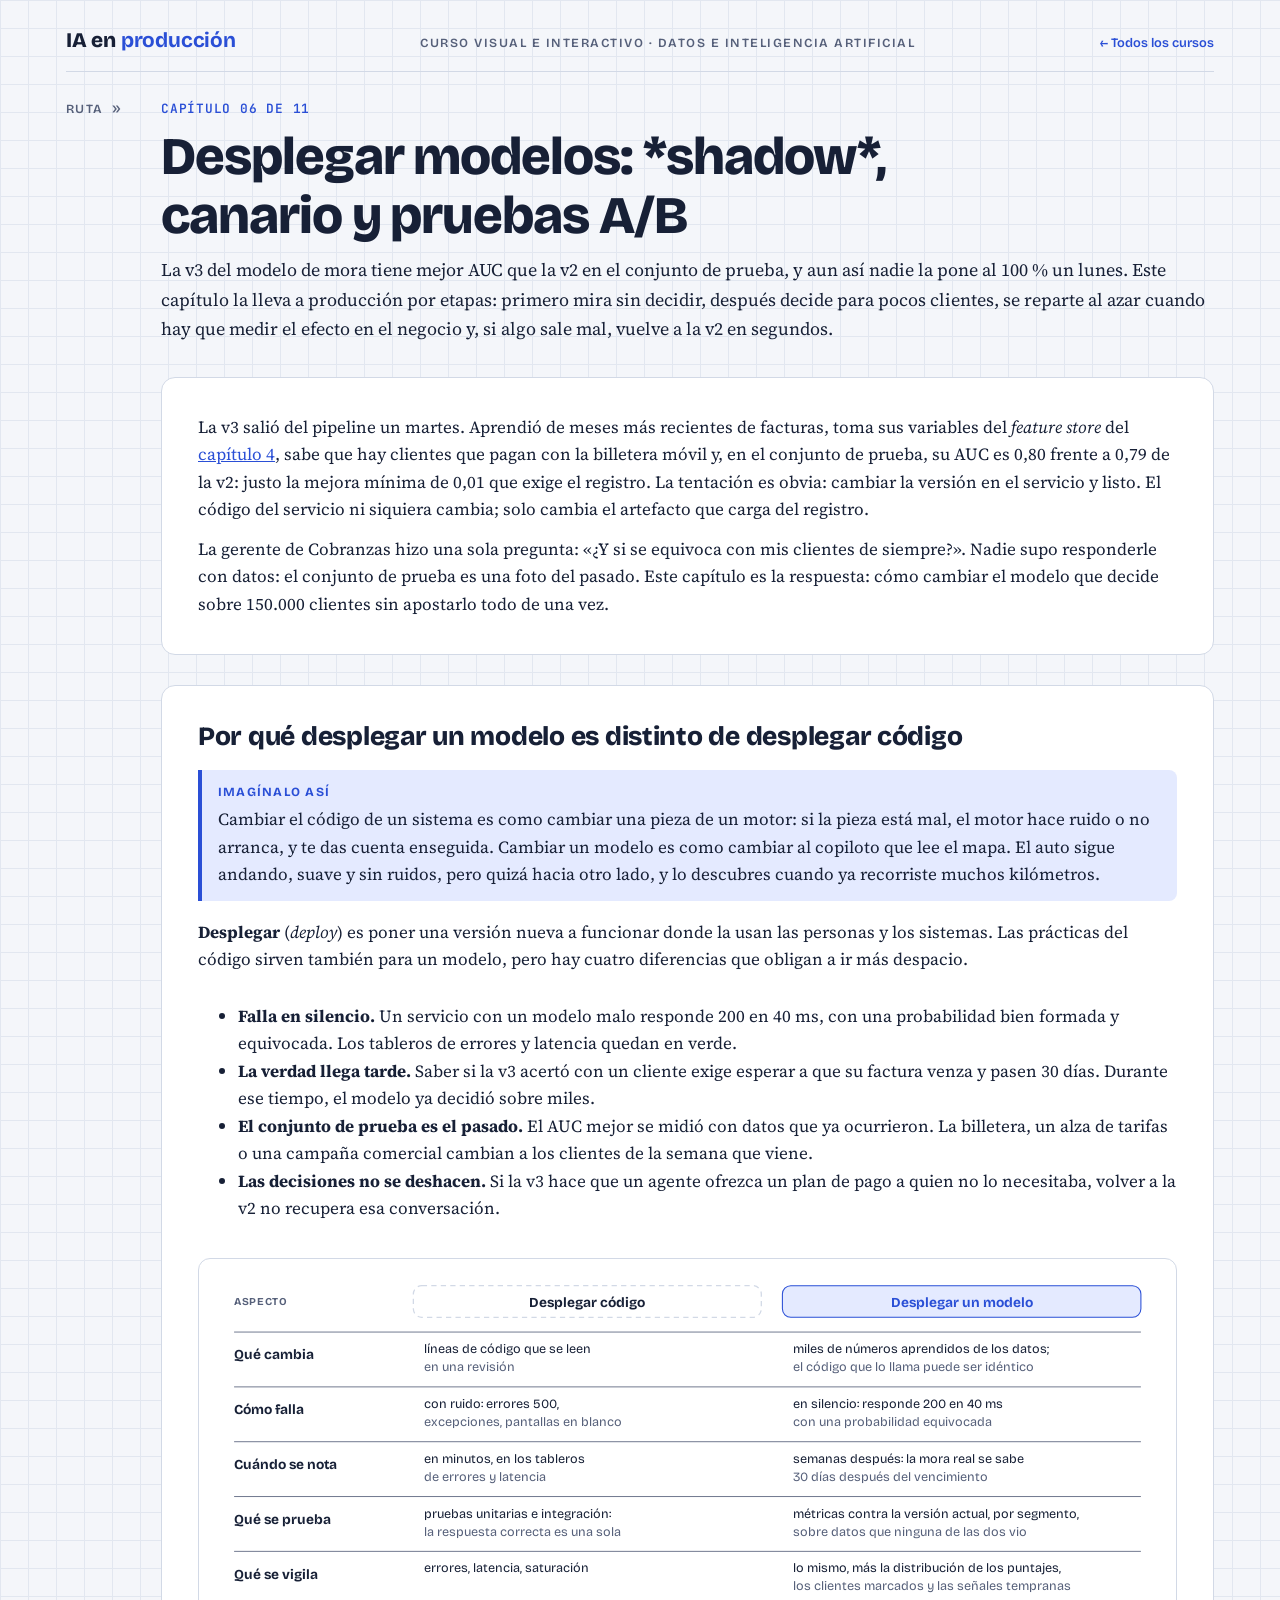
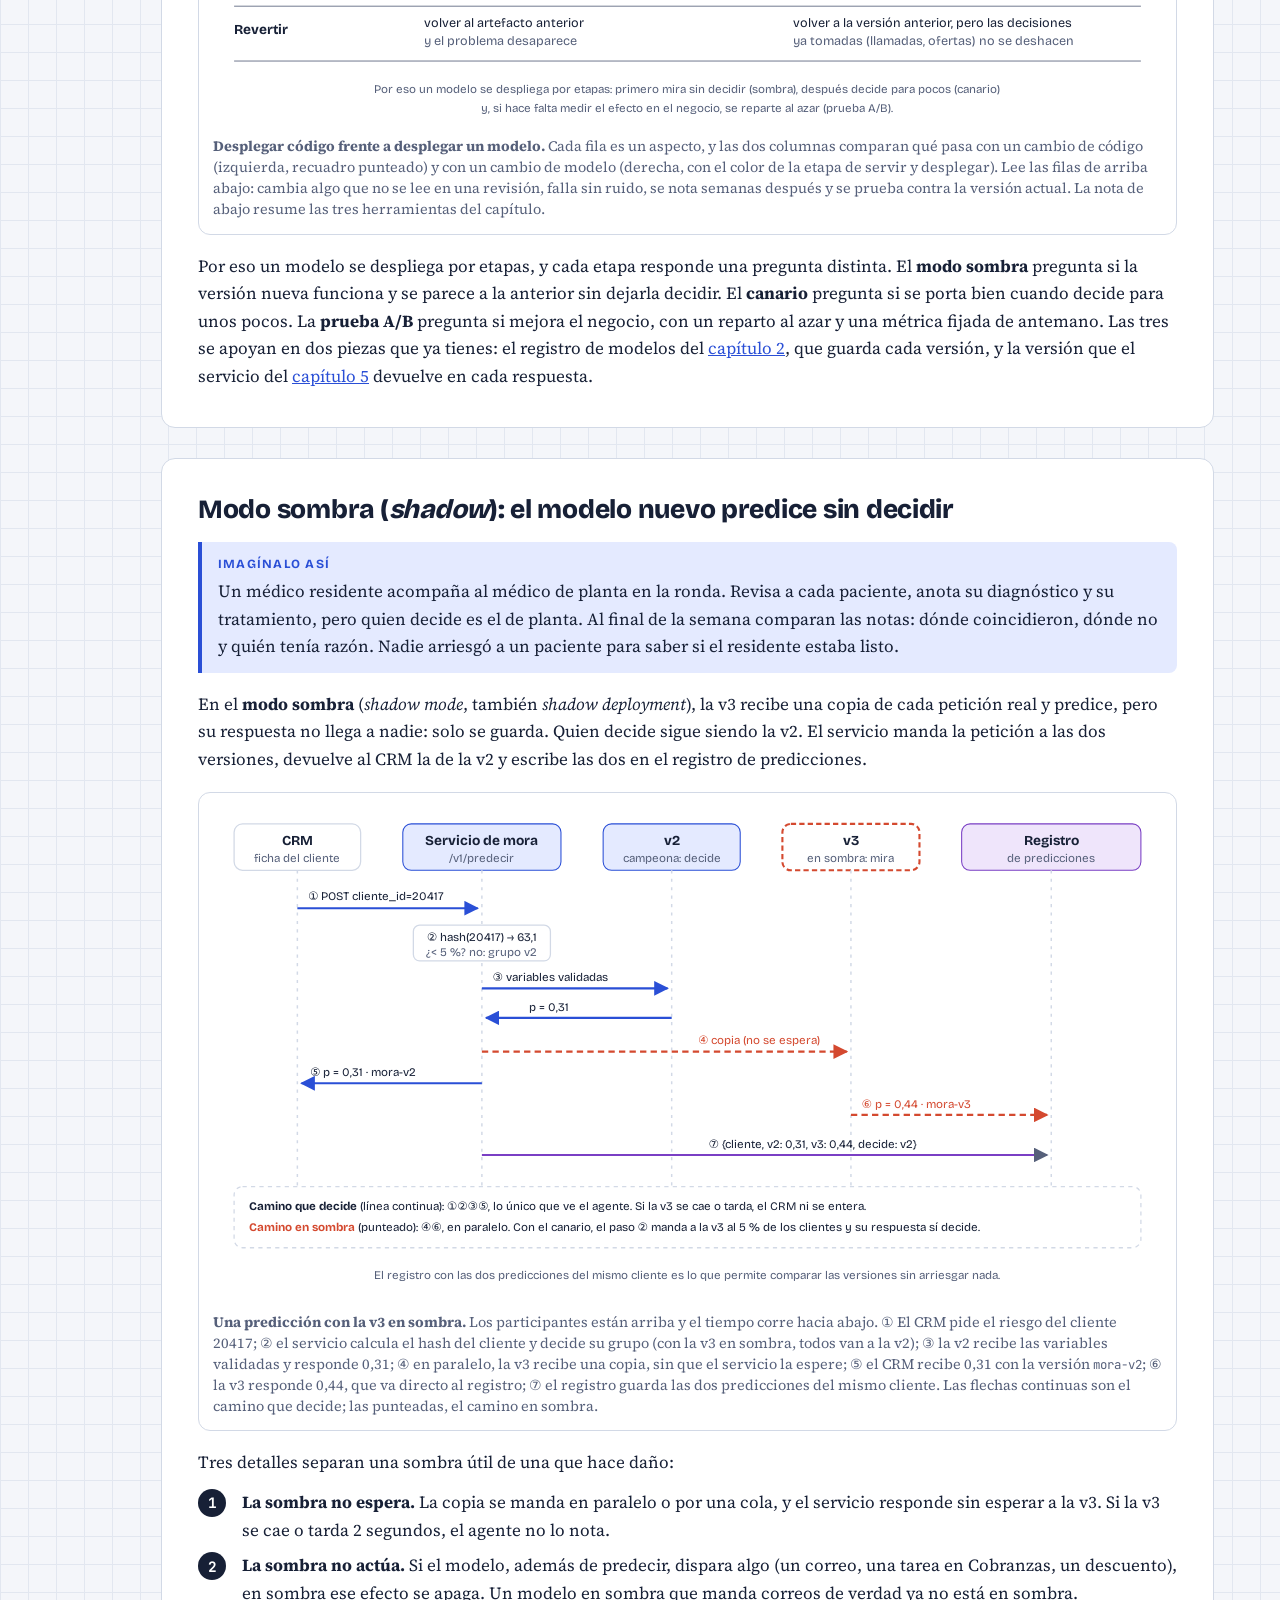
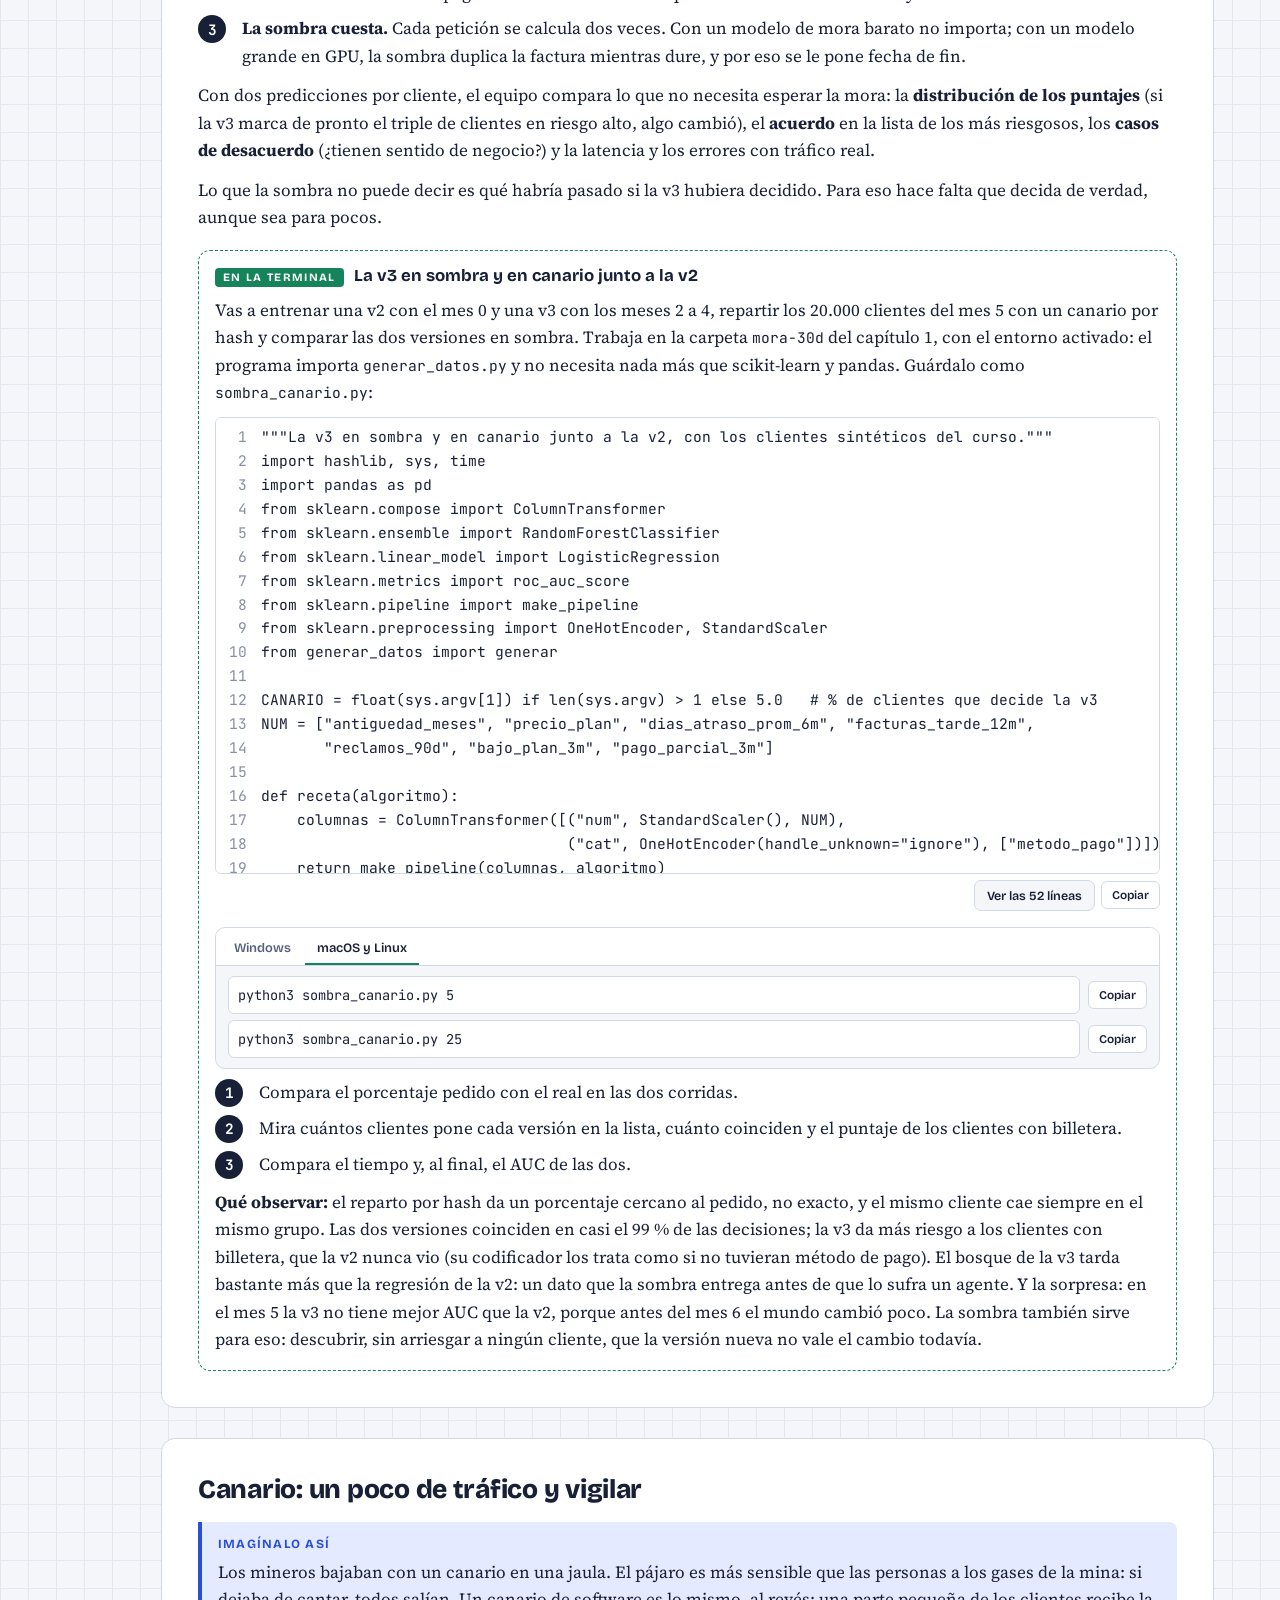
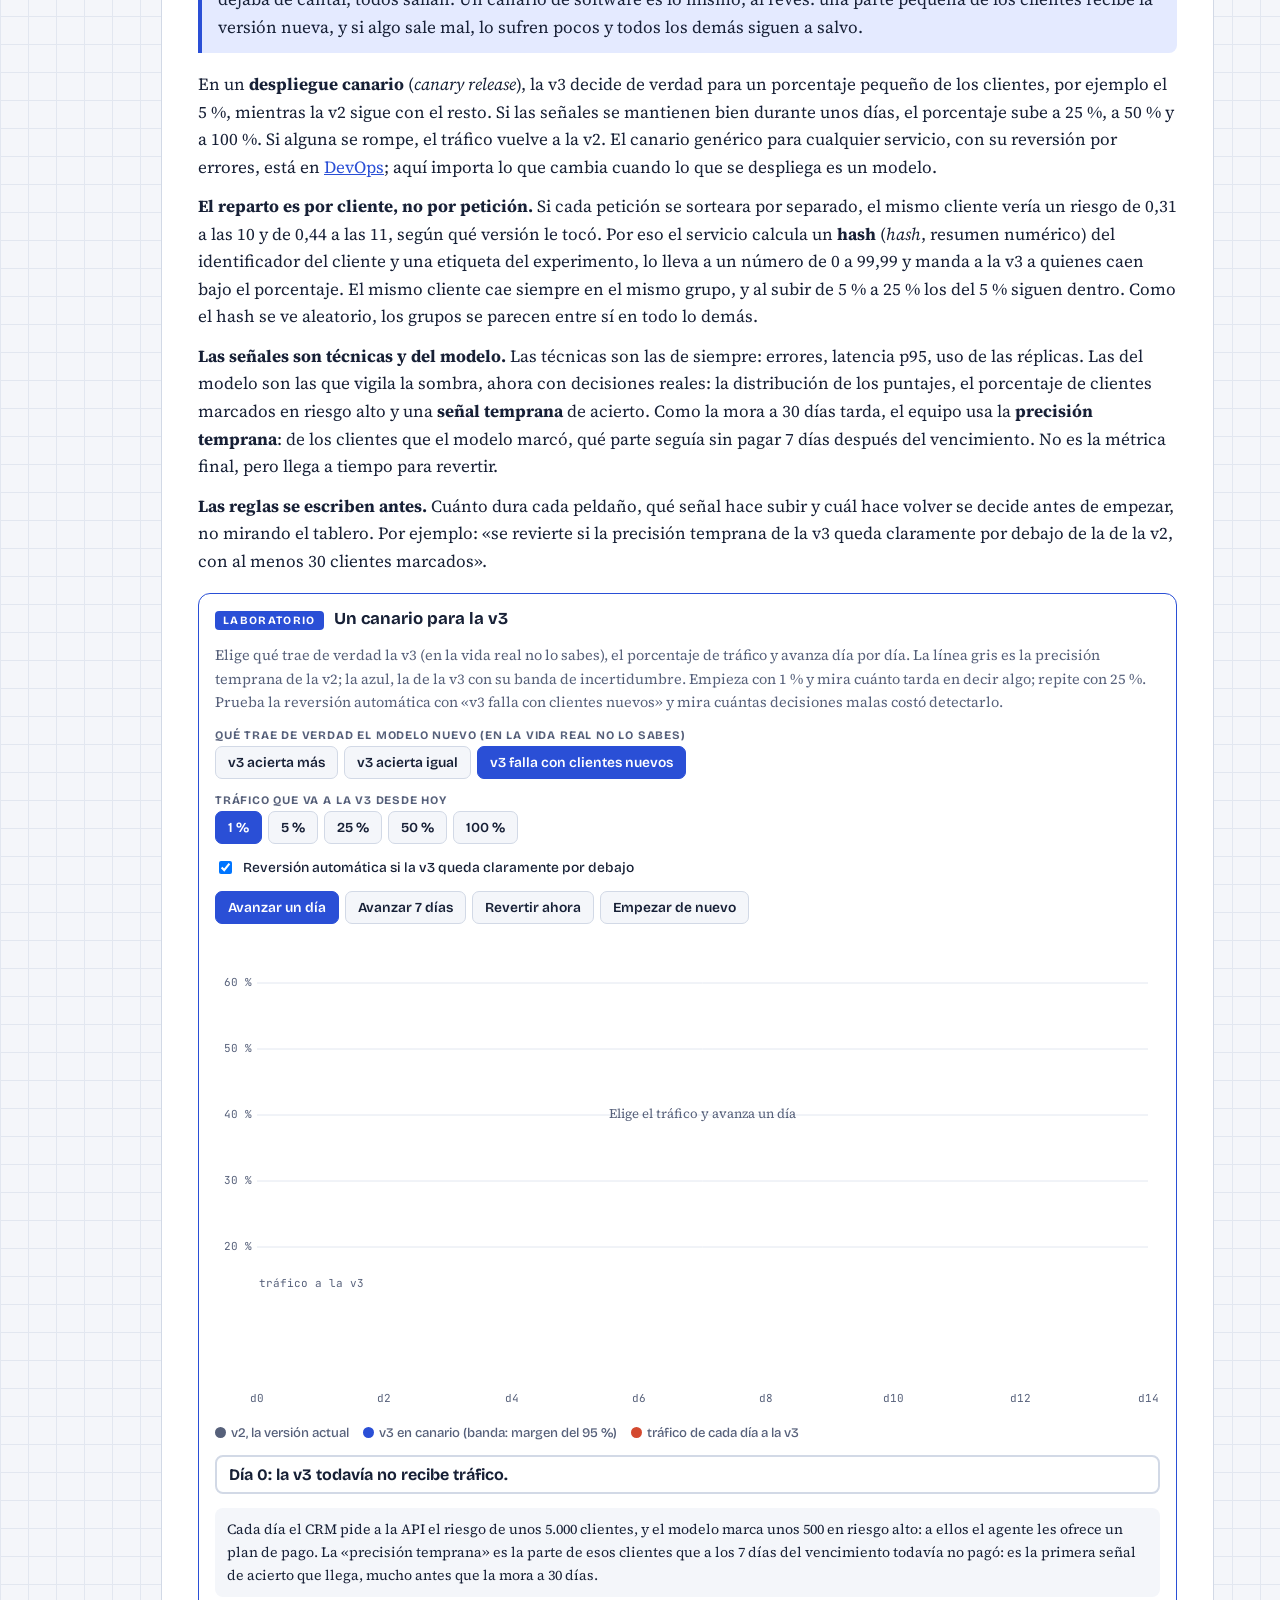
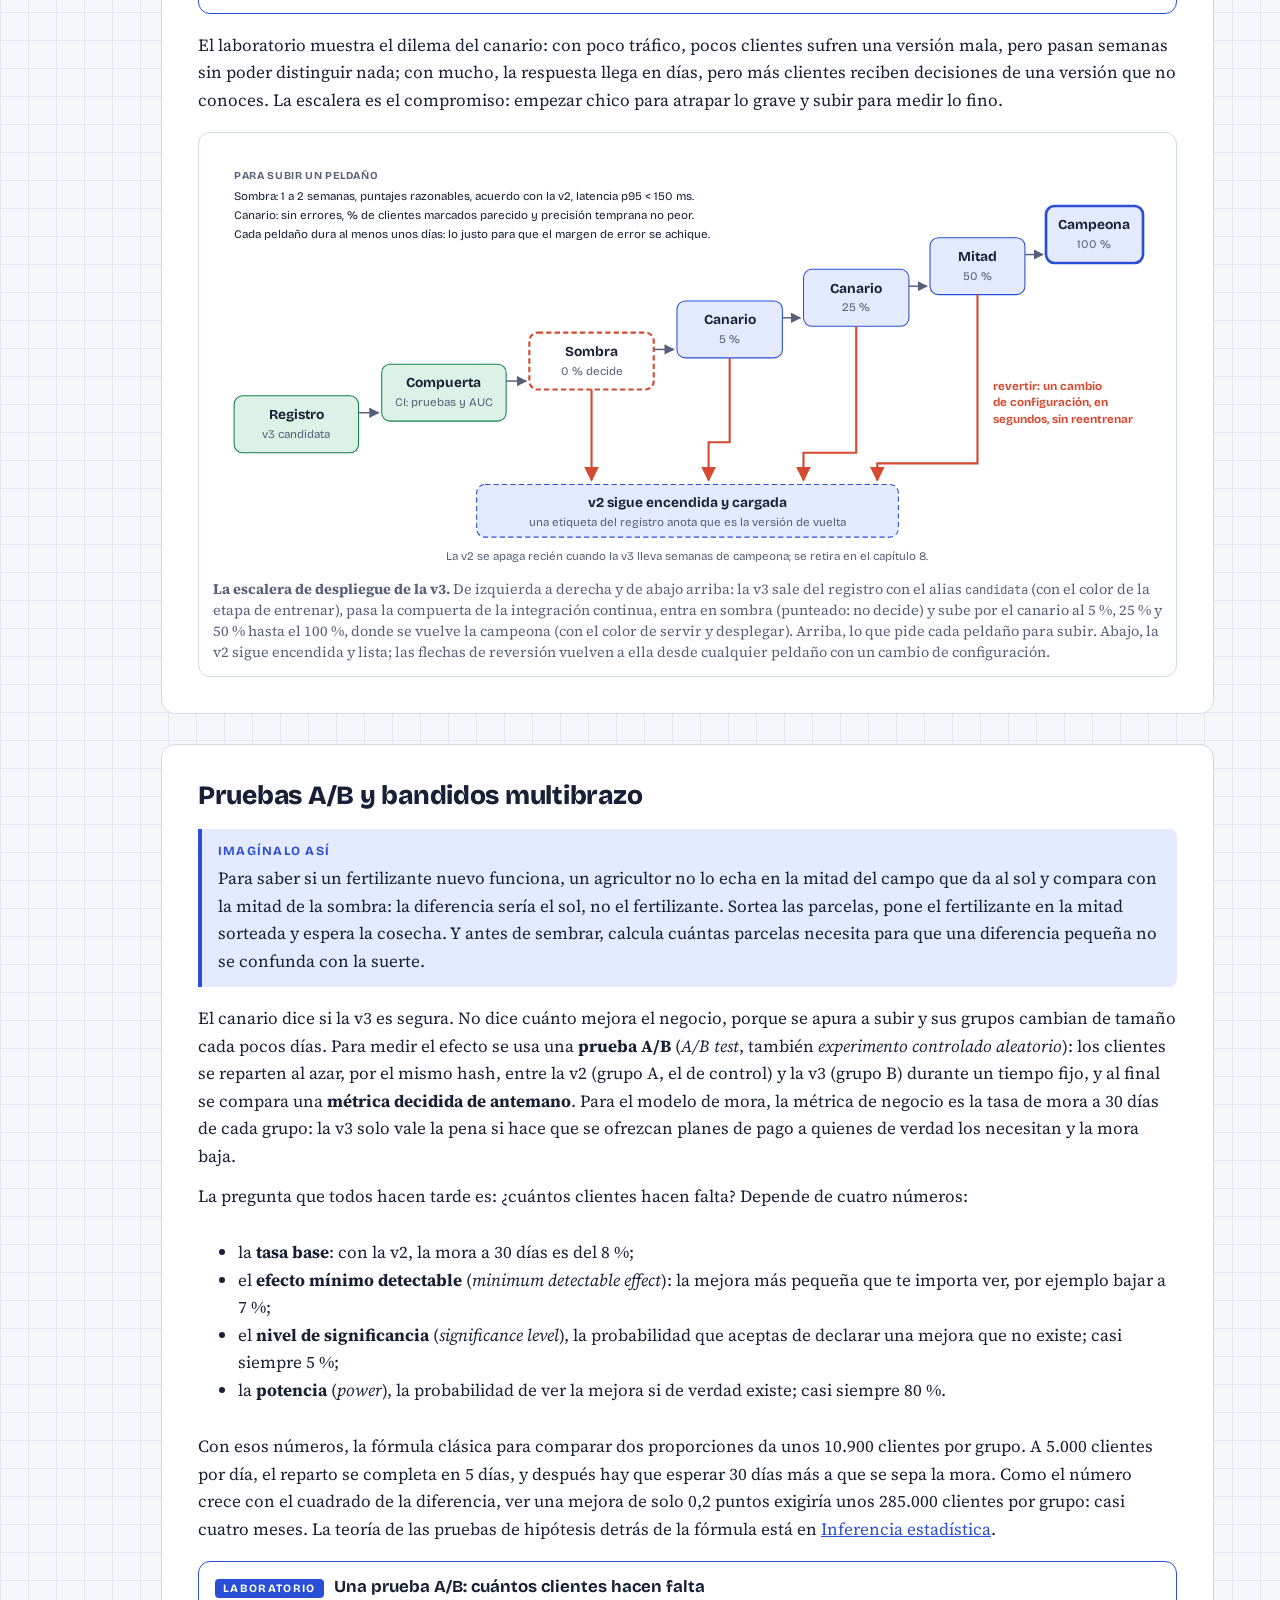
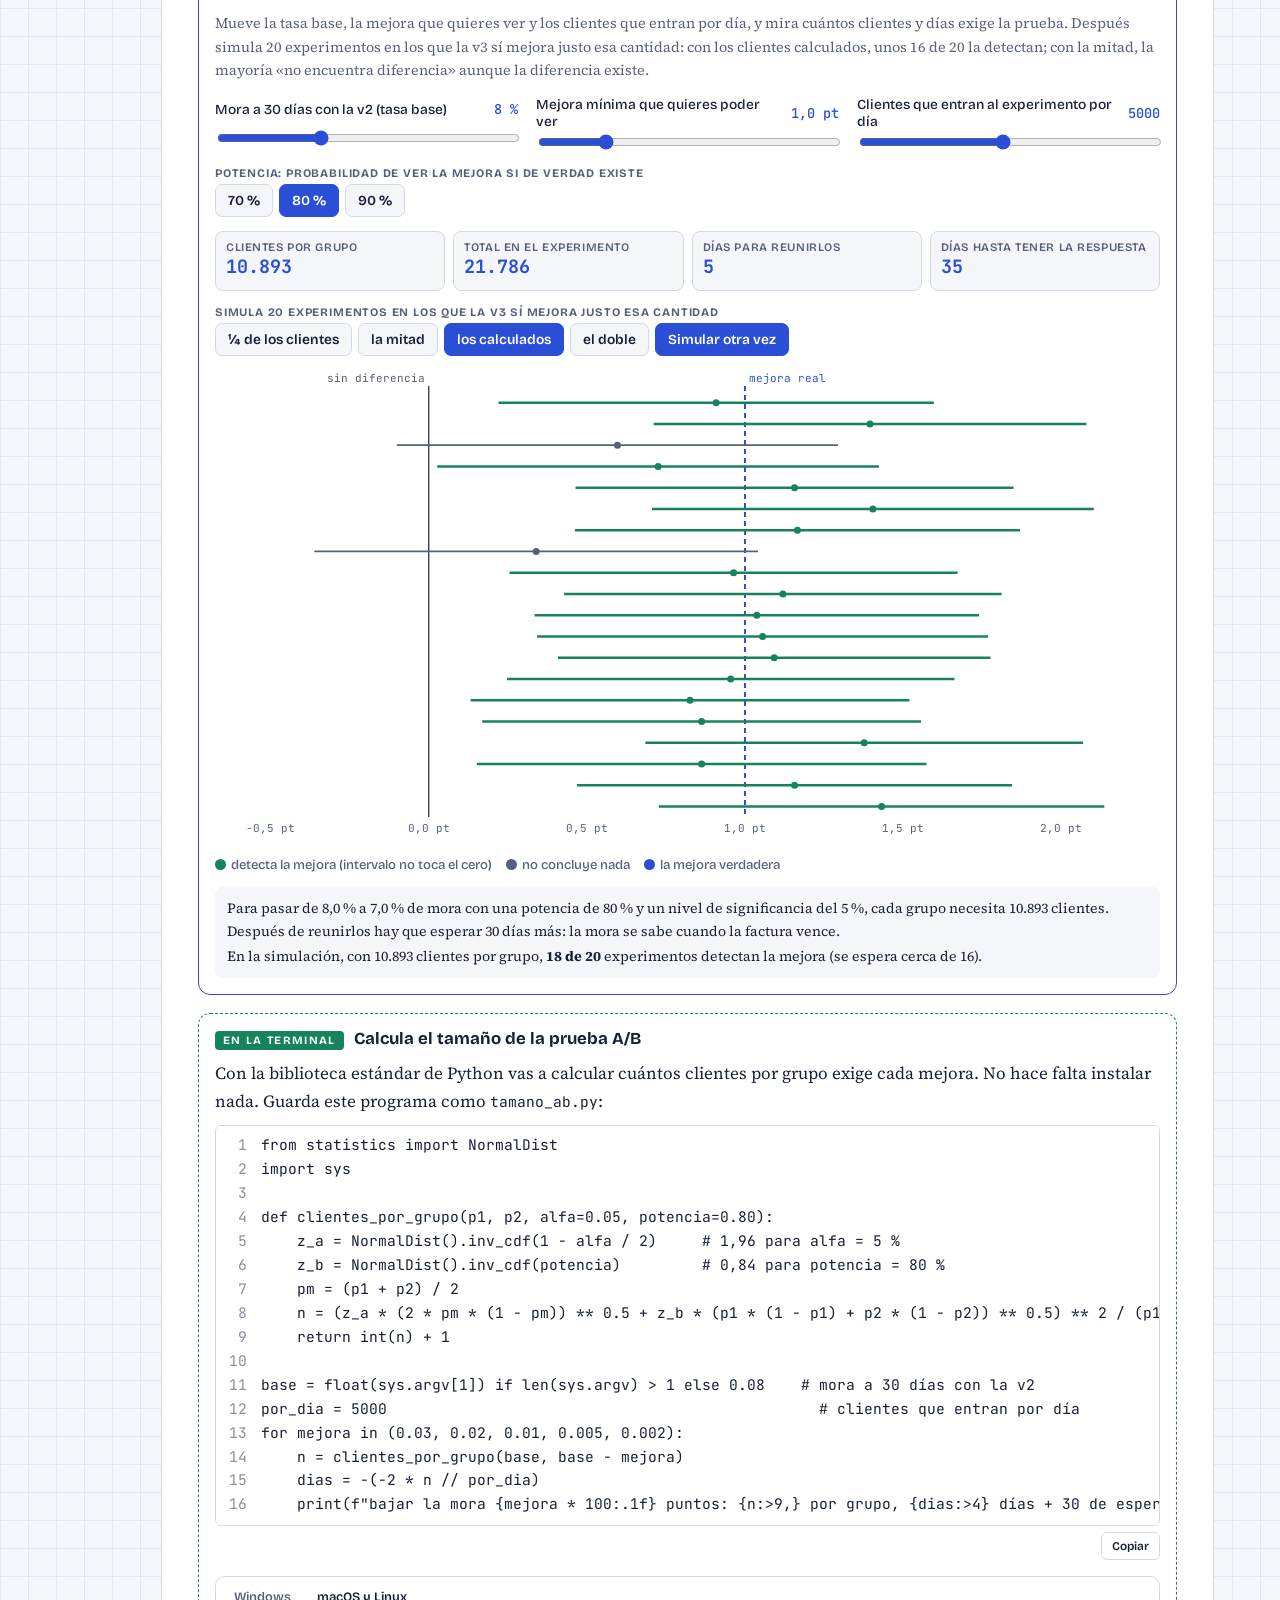
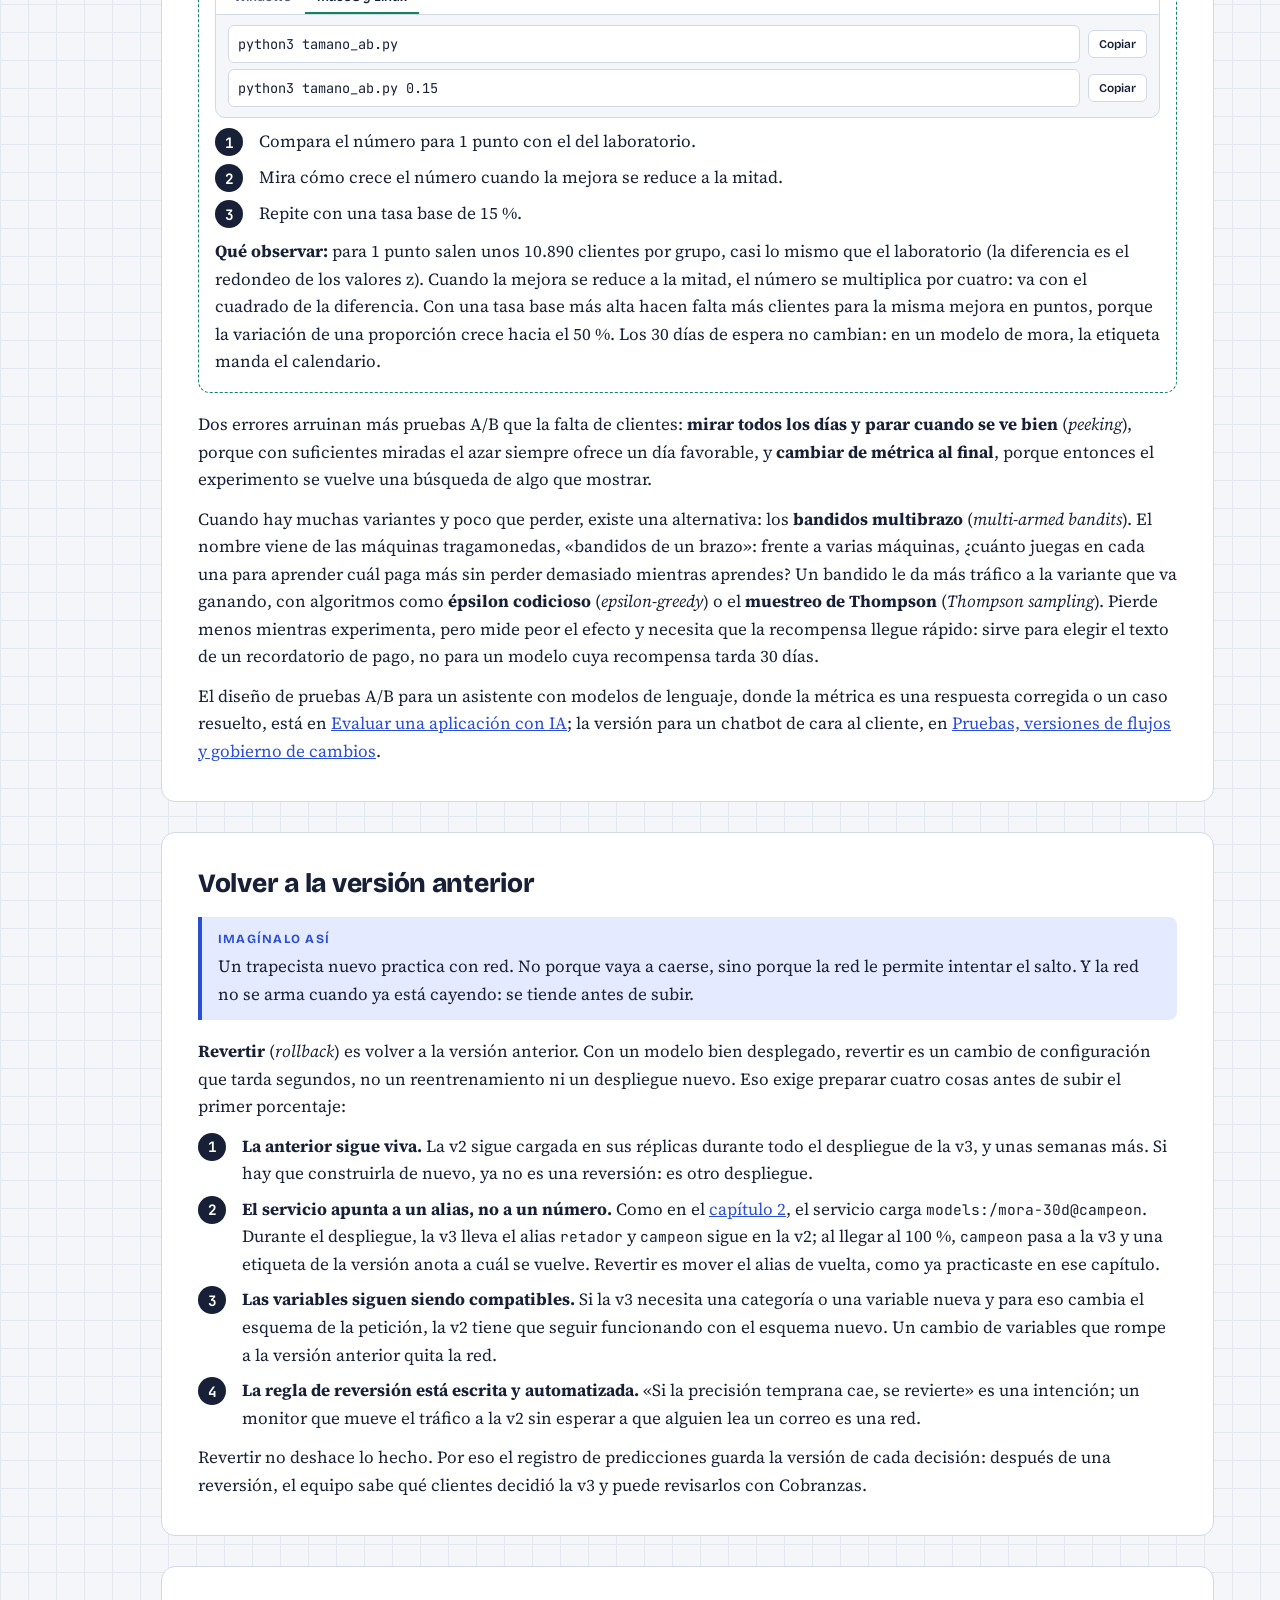
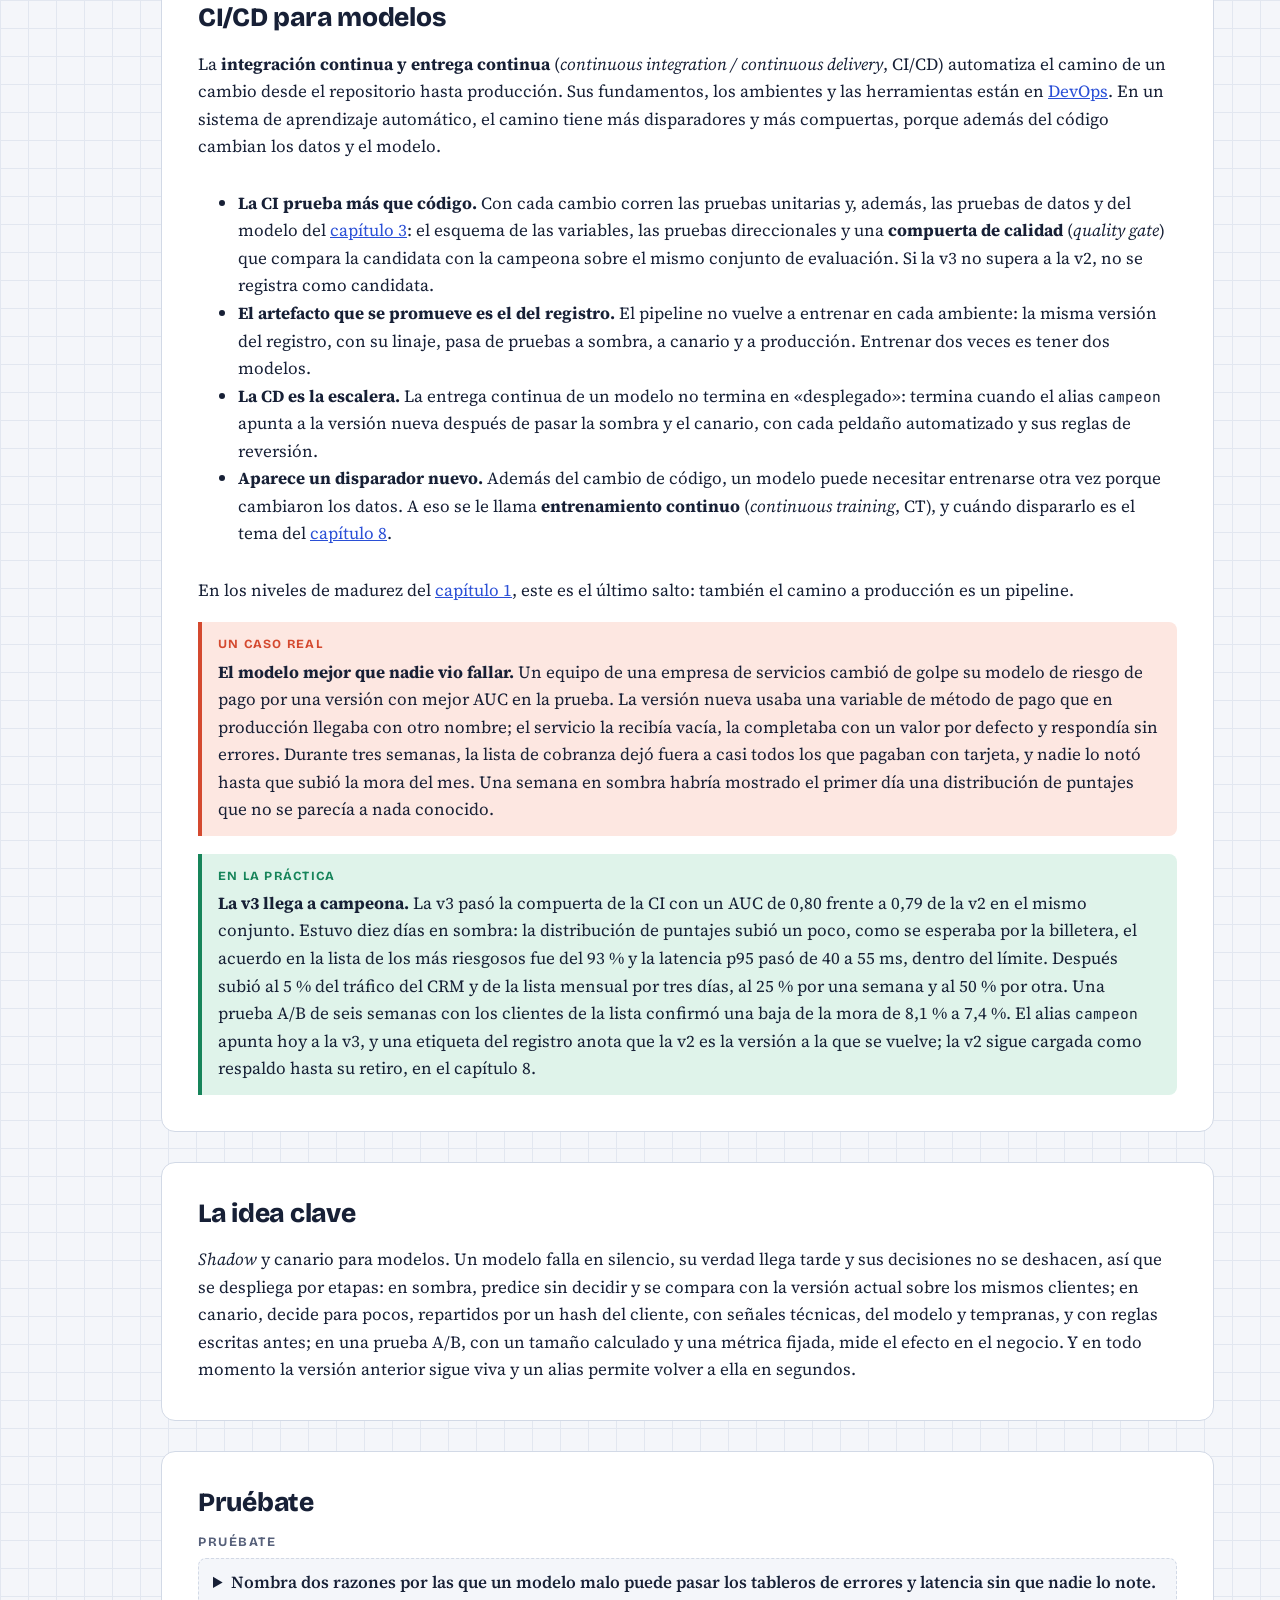
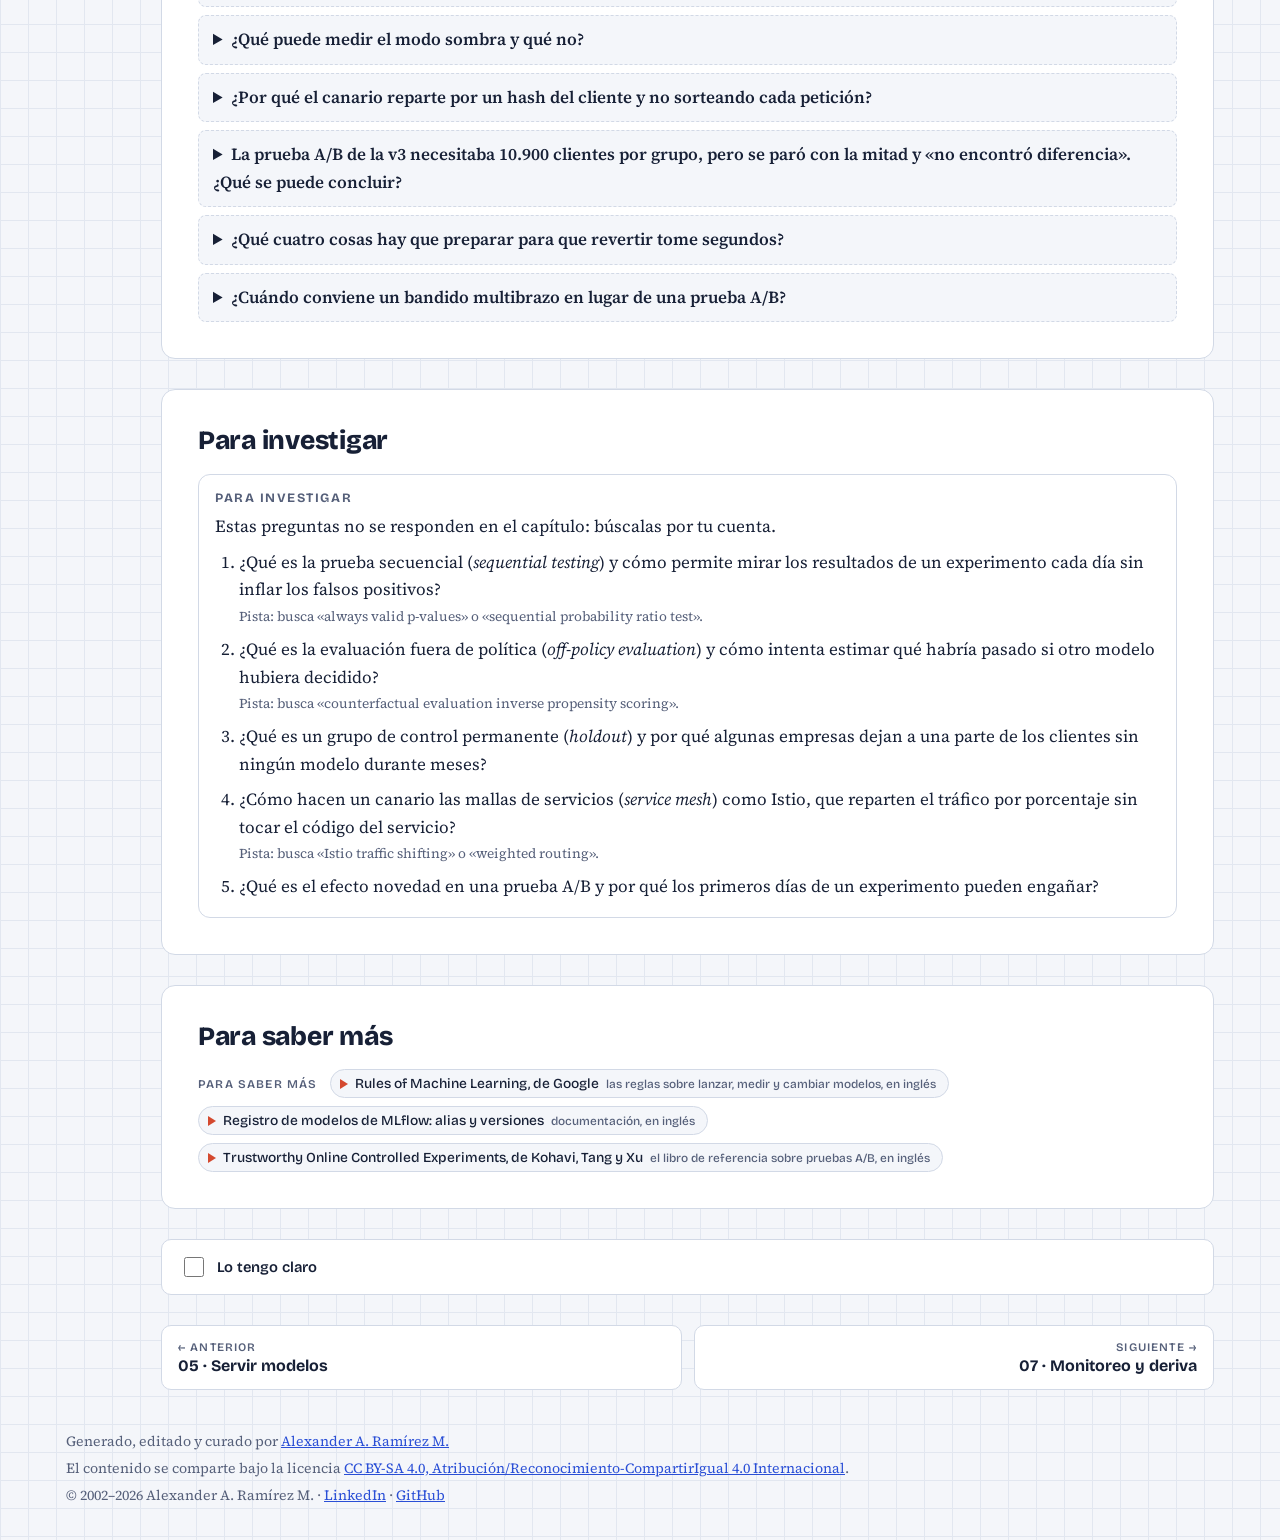
<file: 06-desplegar-modelos.html>
<!doctype html>
<html lang="es">
<head>
<!-- Google Tag Manager -->
<script>(function(w,d,s,l,i){w[l]=w[l]||[];w[l].push({'gtm.start':
new Date().getTime(),event:'gtm.js'});var f=d.getElementsByTagName(s)[0],
j=d.createElement(s),dl=l!='dataLayer'?'&l='+l:'';j.async=true;j.src=
'https://www.googletagmanager.com/gtm.js?id='+i+dl;f.parentNode.insertBefore(j,f);
})(window,document,'script','dataLayer','GTM-KX76XF8R');</script>
<!-- End Google Tag Manager -->
<meta charset="utf-8">
<meta name="viewport" content="width=device-width, initial-scale=1, viewport-fit=cover">
<title>Desplegar modelos · IA en producción (MLOps) · IA en producción (MLOps)</title>
<meta name="claude:viewport-fit-sides" content="cover">
<meta name="description" content="Lo que pasa después del cuaderno: versionar, entrenar de forma reproducible, servir, desplegar y vigilar modelos de aprendizaje automático y de lenguaje en producción.">
<link rel="preconnect" href="https://fonts.googleapis.com">
<link rel="preconnect" href="https://fonts.gstatic.com" crossorigin>
<link rel="stylesheet" href="https://fonts.googleapis.com/css2?family=Bricolage+Grotesque:opsz,wght@12..96,500;12..96,700;12..96,800&family=JetBrains+Mono:wght@400;600&family=Source+Serif+4:ital,opsz,wght@0,8..60,400;0,8..60,600;1,8..60,400;1,8..60,600&display=swap">
<link rel="stylesheet" href="assets/style.css">
</head>
<body>
<!-- Google Tag Manager (noscript) -->
<noscript><iframe src="https://www.googletagmanager.com/ns.html?id=GTM-KX76XF8R"
height="0" width="0" style="display:none;visibility:hidden"></iframe></noscript>
<!-- End Google Tag Manager (noscript) -->
<div class="wrap" data-page="desplegar-modelos">
<header class="topbar"><a class="brand" href="index.html">IA en <b>producción</b></a><span class="eyebrow">Curso visual e interactivo · Datos e inteligencia artificial</span><a class="al-sitio" href="https://aaramirez.github.io/">← Todos los cursos</a></header>
<div class="layout">
<nav class="toc" id="toc" aria-label="Ruta de aprendizaje"></nav>
<main>
<header class="page-head"><span class="num">CAPÍTULO 06 DE 11</span><h1>Desplegar modelos: *shadow*, canario y pruebas A/B</h1><p class="lede">La v3 del modelo de mora tiene mejor AUC que la v2 en el conjunto de prueba, y aun así nadie la pone al 100 % un lunes. Este capítulo la lleva a producción por etapas: primero mira sin decidir, después decide para pocos clientes, se reparte al azar cuando hay que medir el efecto en el negocio y, si algo sale mal, vuelve a la v2 en segundos.</p></header>
<section><div class="prose"><p>La v3 salió del pipeline un martes. Aprendió de meses más recientes de facturas, toma sus variables del <i>feature store</i> del <a href="04-feature-stores.html">capítulo 4</a>, sabe que hay clientes que pagan con la billetera móvil y, en el conjunto de prueba, su AUC es 0,80 frente a 0,79 de la v2: justo la mejora mínima de 0,01 que exige el registro. La tentación es obvia: cambiar la versión en el servicio y listo. El código del servicio ni siquiera cambia; solo cambia el artefacto que carga del registro.</p><p>La gerente de Cobranzas hizo una sola pregunta: «¿Y si se equivoca con mis clientes de siempre?». Nadie supo responderle con datos: el conjunto de prueba es una foto del pasado. Este capítulo es la respuesta: cómo cambiar el modelo que decide sobre 150.000 clientes sin apostarlo todo de una vez.</p></div></section>
<section><h2>Por qué desplegar un modelo es distinto de desplegar código</h2><div class="analogia"><b>Imagínalo así</b><p>Cambiar el código de un sistema es como cambiar una pieza de un motor: si la pieza está mal, el motor hace ruido o no arranca, y te das cuenta enseguida. Cambiar un modelo es como cambiar al copiloto que lee el mapa. El auto sigue andando, suave y sin ruidos, pero quizá hacia otro lado, y lo descubres cuando ya recorriste muchos kilómetros.</p></div><div class="prose"><p><b>Desplegar</b> (<i>deploy</i>) es poner una versión nueva a funcionar donde la usan las personas y los sistemas. Las prácticas del código sirven también para un modelo, pero hay cuatro diferencias que obligan a ir más despacio.</p><ul><li><b>Falla en silencio.</b> Un servicio con un modelo malo responde 200 en 40 ms, con una probabilidad bien formada y equivocada. Los tableros de errores y latencia quedan en verde.</li><li><b>La verdad llega tarde.</b> Saber si la v3 acertó con un cliente exige esperar a que su factura venza y pasen 30 días. Durante ese tiempo, el modelo ya decidió sobre miles.</li><li><b>El conjunto de prueba es el pasado.</b> El AUC mejor se midió con datos que ya ocurrieron. La billetera, un alza de tarifas o una campaña comercial cambian a los clientes de la semana que viene.</li><li><b>Las decisiones no se deshacen.</b> Si la v3 hace que un agente ofrezca un plan de pago a quien no lo necesitaba, volver a la v2 no recupera esa conversación.</li></ul></div><figure class="fig fig-comparacion" id="06-diagrama-1"><div class="lienzo"><svg viewBox="0 0 900 430" style="min-width:680px" role="img" aria-label="Comparación entre desplegar código y desplegar un modelo en seis aspectos: qué cambia, cómo falla, cuándo se nota, qué se prueba antes, qué se vigila y qué significa revertir">
<text x="20" y="30" class="t t-xs t-b t-m">ASPECTO</text>
<rect x="190" y="12" width="330" height="30" rx="8" class="caja" style="stroke-dasharray:5 4"/>
<text x="355" y="32" class="t t-b" text-anchor="middle">Desplegar código</text>
<rect x="540" y="12" width="340" height="30" rx="8" class="c-red"/>
<text x="710" y="32" class="t t-b k-red" text-anchor="middle">Desplegar un modelo</text>
<line x1="20" y1="56" x2="880" y2="56" class="ln" style="stroke-width:.8"/>
<text x="20" y="82" class="t t-b">Qué cambia</text>
<text x="200" y="76" class="t" style="font-size:12px">líneas de código que se leen</text>
<text x="200" y="93" class="t t-m" style="font-size:12px">en una revisión</text>
<text x="550" y="76" class="t" style="font-size:12px">miles de números aprendidos de los datos;</text>
<text x="550" y="93" class="t t-m" style="font-size:12px">el código que lo llama puede ser idéntico</text>
<line x1="20" y1="108" x2="880" y2="108" class="ln" style="stroke-width:.8"/>
<text x="20" y="134" class="t t-b">Cómo falla</text>
<text x="200" y="128" class="t" style="font-size:12px">con ruido: errores 500,</text>
<text x="200" y="145" class="t t-m" style="font-size:12px">excepciones, pantallas en blanco</text>
<text x="550" y="128" class="t" style="font-size:12px">en silencio: responde 200 en 40 ms</text>
<text x="550" y="145" class="t t-m" style="font-size:12px">con una probabilidad equivocada</text>
<line x1="20" y1="160" x2="880" y2="160" class="ln" style="stroke-width:.8"/>
<text x="20" y="186" class="t t-b">Cuándo se nota</text>
<text x="200" y="180" class="t" style="font-size:12px">en minutos, en los tableros</text>
<text x="200" y="197" class="t t-m" style="font-size:12px">de errores y latencia</text>
<text x="550" y="180" class="t" style="font-size:12px">semanas después: la mora real se sabe</text>
<text x="550" y="197" class="t t-m" style="font-size:12px">30 días después del vencimiento</text>
<line x1="20" y1="212" x2="880" y2="212" class="ln" style="stroke-width:.8"/>
<text x="20" y="238" class="t t-b">Qué se prueba</text>
<text x="200" y="232" class="t" style="font-size:12px">pruebas unitarias e integración:</text>
<text x="200" y="249" class="t t-m" style="font-size:12px">la respuesta correcta es una sola</text>
<text x="550" y="232" class="t" style="font-size:12px">métricas contra la versión actual, por segmento,</text>
<text x="550" y="249" class="t t-m" style="font-size:12px">sobre datos que ninguna de las dos vio</text>
<line x1="20" y1="264" x2="880" y2="264" class="ln" style="stroke-width:.8"/>
<text x="20" y="290" class="t t-b">Qué se vigila</text>
<text x="200" y="284" class="t" style="font-size:12px">errores, latencia, saturación</text>
<text x="550" y="284" class="t" style="font-size:12px">lo mismo, más la distribución de los puntajes,</text>
<text x="550" y="301" class="t t-m" style="font-size:12px">los clientes marcados y las señales tempranas</text>
<line x1="20" y1="316" x2="880" y2="316" class="ln" style="stroke-width:.8"/>
<text x="20" y="342" class="t t-b">Revertir</text>
<text x="200" y="336" class="t" style="font-size:12px">volver al artefacto anterior</text>
<text x="200" y="353" class="t t-m" style="font-size:12px">y el problema desaparece</text>
<text x="550" y="336" class="t" style="font-size:12px">volver a la versión anterior, pero las decisiones</text>
<text x="550" y="353" class="t t-m" style="font-size:12px">ya tomadas (llamadas, ofertas) no se deshacen</text>
<line x1="20" y1="368" x2="880" y2="368" class="ln" style="stroke-width:.8"/>
<text x="450" y="398" class="t t-s t-m" text-anchor="middle">Por eso un modelo se despliega por etapas: primero mira sin decidir (sombra), después decide para pocos (canario)</text>
<text x="450" y="416" class="t t-s t-m" text-anchor="middle">y, si hace falta medir el efecto en el negocio, se reparte al azar (prueba A/B).</text>
</svg></div><figcaption><b>Desplegar código frente a desplegar un modelo.</b> Cada fila es un aspecto, y las dos columnas comparan qué pasa con un cambio de código (izquierda, recuadro punteado) y con un cambio de modelo (derecha, con el color de la etapa de servir y desplegar). Lee las filas de arriba abajo: cambia algo que no se lee en una revisión, falla sin ruido, se nota semanas después y se prueba contra la versión actual. La nota de abajo resume las tres herramientas del capítulo.</figcaption></figure><div class="prose"><p>Por eso un modelo se despliega por etapas, y cada etapa responde una pregunta distinta. El <b>modo sombra</b> pregunta si la versión nueva funciona y se parece a la anterior sin dejarla decidir. El <b>canario</b> pregunta si se porta bien cuando decide para unos pocos. La <b>prueba A/B</b> pregunta si mejora el negocio, con un reparto al azar y una métrica fijada de antemano. Las tres se apoyan en dos piezas que ya tienes: el registro de modelos del <a href="02-versionar.html">capítulo 2</a>, que guarda cada versión, y la versión que el servicio del <a href="05-servir-modelos.html">capítulo 5</a> devuelve en cada respuesta.</p></div></section>
<section><h2>Modo sombra (<i>shadow</i>): el modelo nuevo predice sin decidir</h2><div class="analogia"><b>Imagínalo así</b><p>Un médico residente acompaña al médico de planta en la ronda. Revisa a cada paciente, anota su diagnóstico y su tratamiento, pero quien decide es el de planta. Al final de la semana comparan las notas: dónde coincidieron, dónde no y quién tenía razón. Nadie arriesgó a un paciente para saber si el residente estaba listo.</p></div><div class="prose"><p>En el <b>modo sombra</b> (<i>shadow mode</i>, también <i>shadow deployment</i>), la v3 recibe una copia de cada petición real y predice, pero su respuesta no llega a nadie: solo se guarda. Quien decide sigue siendo la v2. El servicio manda la petición a las dos versiones, devuelve al CRM la de la v2 y escribe las dos en el registro de predicciones.</p></div><figure class="fig fig-flujo" id="06-diagrama-2"><div class="lienzo"><svg viewBox="0 0 900 470" style="min-width:720px" role="img" aria-label="Diagrama de secuencia de una predicción con la v3 en sombra: el CRM pide el riesgo del cliente; el servicio decide por el hash del cliente que le toca la v2; la v2 predice y su respuesta vuelve al CRM; en paralelo, la v3 recibe una copia y predice sin que nadie use su respuesta; el registro guarda las dos predicciones">
<defs>
<marker id="c6d2-m" viewBox="0 0 10 10" refX="9" refY="5" markerWidth="7" markerHeight="7" orient="auto-start-reverse"><path d="M0 0L10 5L0 10z" class="fl-muted"/></marker>
<marker id="c6d2-r" viewBox="0 0 10 10" refX="9" refY="5" markerWidth="7" markerHeight="7" orient="auto-start-reverse"><path d="M0 0L10 5L0 10z" class="k-red"/></marker>
<marker id="c6d2-w" viewBox="0 0 10 10" refX="9" refY="5" markerWidth="7" markerHeight="7" orient="auto-start-reverse"><path d="M0 0L10 5L0 10z" class="k-warm"/></marker>
</defs>
<rect x="20" y="16" width="120" height="44" rx="8" class="caja"/>
<text x="80" y="36" class="t t-b" text-anchor="middle">CRM</text><text x="80" y="52" class="t t-s t-m" text-anchor="middle">ficha del cliente</text>
<rect x="180" y="16" width="150" height="44" rx="8" class="c-red"/>
<text x="255" y="36" class="t t-b" text-anchor="middle">Servicio de mora</text><text x="255" y="52" class="t t-s t-m" text-anchor="middle">/v1/predecir</text>
<rect x="370" y="16" width="130" height="44" rx="8" class="c-red"/>
<text x="435" y="36" class="t t-b" text-anchor="middle">v2</text><text x="435" y="52" class="t t-s t-m" text-anchor="middle">campeona: decide</text>
<rect x="540" y="16" width="130" height="44" rx="8" class="caja" style="stroke:var(--warm);stroke-width:2;stroke-dasharray:5 3"/>
<text x="605" y="36" class="t t-b" text-anchor="middle">v3</text><text x="605" y="52" class="t t-s t-m" text-anchor="middle">en sombra: mira</text>
<rect x="710" y="16" width="170" height="44" rx="8" class="c-tra"/>
<text x="795" y="36" class="t t-b" text-anchor="middle">Registro</text><text x="795" y="52" class="t t-s t-m" text-anchor="middle">de predicciones</text>
<line x1="80" y1="60" x2="80" y2="420" class="vida"/><line x1="255" y1="60" x2="255" y2="420" class="vida"/>
<line x1="435" y1="60" x2="435" y2="420" class="vida"/><line x1="605" y1="60" x2="605" y2="420" class="vida"/><line x1="795" y1="60" x2="795" y2="420" class="vida"/>
<path d="M80 96 H251" class="ln s-red" style="stroke-width:2" marker-end="url(#c6d2-r)"/>
<text x="90" y="88" class="t t-s">① POST cliente_id=20417</text>
<rect x="190" y="112" width="130" height="34" rx="6" class="caja"/>
<text x="255" y="127" class="t t-s" text-anchor="middle">② hash(20417) → 63,1</text><text x="255" y="141" class="t t-s t-m" text-anchor="middle">¿&lt; 5 %? no: grupo v2</text>
<path d="M255 172 H431" class="ln s-red" style="stroke-width:2" marker-end="url(#c6d2-r)"/>
<text x="265" y="165" class="t t-s">③ variables validadas</text>
<path d="M435 200 H259" class="ln s-red" style="stroke-width:2" marker-end="url(#c6d2-r)"/>
<text x="300" y="193" class="t t-s">p = 0,31</text>
<path d="M255 232 H601" class="ln s-warm" style="stroke-width:2;stroke-dasharray:6 4" marker-end="url(#c6d2-w)"/>
<text x="460" y="225" class="t t-s k-warm">④ copia (no se espera)</text>
<path d="M255 262 H84" class="ln s-red" style="stroke-width:2" marker-end="url(#c6d2-r)"/>
<text x="92" y="255" class="t t-s">⑤ p = 0,31 · mora-v2</text>
<path d="M605 292 H791" class="ln s-warm" style="stroke-width:2;stroke-dasharray:6 4" marker-end="url(#c6d2-w)"/>
<text x="615" y="285" class="t t-s k-warm">⑥ p = 0,44 · mora-v3</text>
<path d="M255 330 H791" class="ln s-tra" style="stroke-width:2" marker-end="url(#c6d2-m)"/>
<text x="470" y="323" class="t t-s">⑦ {cliente, v2: 0,31, v3: 0,44, decide: v2}</text>
<rect x="20" y="360" width="860" height="58" rx="8" class="caja" style="stroke-dasharray:4 4"/>
<text x="34" y="382" class="t t-s"><tspan class="t-b">Camino que decide</tspan> (línea continua): ①②③⑤, lo único que ve el agente. Si la v3 se cae o tarda, el CRM ni se entera.</text>
<text x="34" y="402" class="t t-s"><tspan class="t-b k-warm">Camino en sombra</tspan> (punteado): ④⑥, en paralelo. Con el canario, el paso ② manda a la v3 al 5 % de los clientes y su respuesta sí decide.</text>
<text x="450" y="448" class="t t-s t-m" text-anchor="middle">El registro con las dos predicciones del mismo cliente es lo que permite comparar las versiones sin arriesgar nada.</text>
</svg></div><figcaption><b>Una predicción con la v3 en sombra.</b> Los participantes están arriba y el tiempo corre hacia abajo. ① El CRM pide el riesgo del cliente 20417; ② el servicio calcula el hash del cliente y decide su grupo (con la v3 en sombra, todos van a la v2); ③ la v2 recibe las variables validadas y responde 0,31; ④ en paralelo, la v3 recibe una copia, sin que el servicio la espere; ⑤ el CRM recibe 0,31 con la versión <code>mora-v2</code>; ⑥ la v3 responde 0,44, que va directo al registro; ⑦ el registro guarda las dos predicciones del mismo cliente. Las flechas continuas son el camino que decide; las punteadas, el camino en sombra.</figcaption></figure><div class="prose"><p>Tres detalles separan una sombra útil de una que hace daño:</p><ol class="steps"><li><span><b>La sombra no espera.</b> La copia se manda en paralelo o por una cola, y el servicio responde sin esperar a la v3. Si la v3 se cae o tarda 2 segundos, el agente no lo nota.</span></li><li><span><b>La sombra no actúa.</b> Si el modelo, además de predecir, dispara algo (un correo, una tarea en Cobranzas, un descuento), en sombra ese efecto se apaga. Un modelo en sombra que manda correos de verdad ya no está en sombra.</span></li><li><span><b>La sombra cuesta.</b> Cada petición se calcula dos veces. Con un modelo de mora barato no importa; con un modelo grande en GPU, la sombra duplica la factura mientras dure, y por eso se le pone fecha de fin.</span></li></ol><p>Con dos predicciones por cliente, el equipo compara lo que no necesita esperar la mora: la <b>distribución de los puntajes</b> (si la v3 marca de pronto el triple de clientes en riesgo alto, algo cambió), el <b>acuerdo</b> en la lista de los más riesgosos, los <b>casos de desacuerdo</b> (¿tienen sentido de negocio?) y la latencia y los errores con tráfico real.</p><p>Lo que la sombra no puede decir es qué habría pasado si la v3 hubiera decidido. Para eso hace falta que decida de verdad, aunque sea para pocos.</p></div><div class="practica"><div class="practica-title"><span class="tag">En la terminal</span><h3>La v3 en sombra y en canario junto a la v2</h3></div><p>Vas a entrenar una v2 con el mes 0 y una v3 con los meses 2 a 4, repartir los 20.000 clientes del mes 5 con un canario por hash y comparar las dos versiones en sombra. Trabaja en la carpeta <code>mora-30d</code> del capítulo 1, con el entorno activado: el programa importa <code>generar_datos.py</code> y no necesita nada más que scikit-learn y pandas. Guárdalo como <code>sombra_canario.py</code>:</p><div class="code-copia code-lineas"><pre tabindex="0"><code><span class="ln">"""La v3 en sombra y en canario junto a la v2, con los clientes sintéticos del curso."""</span>
<span class="ln">import hashlib, sys, time</span>
<span class="ln">import pandas as pd</span>
<span class="ln">from sklearn.compose import ColumnTransformer</span>
<span class="ln">from sklearn.ensemble import RandomForestClassifier</span>
<span class="ln">from sklearn.linear_model import LogisticRegression</span>
<span class="ln">from sklearn.metrics import roc_auc_score</span>
<span class="ln">from sklearn.pipeline import make_pipeline</span>
<span class="ln">from sklearn.preprocessing import OneHotEncoder, StandardScaler</span>
<span class="ln">from generar_datos import generar</span>
<span class="ln"></span>
<span class="ln">CANARIO = float(sys.argv[1]) if len(sys.argv) &gt; 1 else 5.0   # % de clientes que decide la v3</span>
<span class="ln">NUM = ["antiguedad_meses", "precio_plan", "dias_atraso_prom_6m", "facturas_tarde_12m",</span>
<span class="ln">       "reclamos_90d", "bajo_plan_3m", "pago_parcial_3m"]</span>
<span class="ln"></span>
<span class="ln">def receta(algoritmo):</span>
<span class="ln">    columnas = ColumnTransformer([("num", StandardScaler(), NUM),</span>
<span class="ln">                                  ("cat", OneHotEncoder(handle_unknown="ignore"), ["metodo_pago"])])</span>
<span class="ln">    return make_pipeline(columnas, algoritmo)</span>
<span class="ln"></span>
<span class="ln"># v2: la campeona, entrenada con el mes 0 (todavía no existía la billetera)</span>
<span class="ln">mes0 = generar(0, 20000, 42)</span>
<span class="ln">v2 = receta(LogisticRegression(max_iter=2000)).fit(mes0, mes0.mora_30d)</span>
<span class="ln"># v3: la retadora, entrenada con los meses 2 a 4 (ya aparece la billetera)</span>
<span class="ln">recientes = pd.concat([generar(m, 20000, 42) for m in (2, 3, 4)])</span>
<span class="ln">v3 = receta(RandomForestClassifier(n_estimators=200, min_samples_leaf=50, random_state=42)).fit(recientes, recientes.mora_30d)</span>
<span class="ln"></span>
<span class="ln">def decide_v3(cliente_id, porcentaje):</span>
<span class="ln">    """Canario por hash: el mismo cliente cae siempre en el mismo grupo."""</span>
<span class="ln">    h = int(hashlib.sha256(f"canario-mora-v3:{cliente_id}".encode()).hexdigest(), 16)</span>
<span class="ln">    return (h % 10000) / 100 &lt; porcentaje</span>
<span class="ln"></span>
<span class="ln">hoy = generar(5, 20000, 42)                                  # los clientes del mes 5</span>
<span class="ln">t = time.perf_counter(); p2 = v2.predict_proba(hoy)[:, 1]; t2 = time.perf_counter() - t</span>
<span class="ln">t = time.perf_counter(); p3 = v3.predict_proba(hoy)[:, 1]; t3 = time.perf_counter() - t</span>
<span class="ln">grupo = ["v3" if decide_v3(c, CANARIO) else "v2" for c in hoy.cliente_id]</span>
<span class="ln"># Sombra: se guardan las DOS predicciones de cada cliente; solo la de su grupo decide</span>
<span class="ln">log = pd.DataFrame({"cliente_id": hoy.cliente_id, "grupo": grupo, "p_v2": p2, "p_v3": p3,</span>
<span class="ln">                    "metodo_pago": hoy.metodo_pago, "mora_30d": hoy.mora_30d})</span>
<span class="ln"></span>
<span class="ln">lista2, lista3 = log.p_v2 &gt;= 0.30, log.p_v3 &gt;= 0.30          # el umbral de la lista</span>
<span class="ln">print(f"Canario pedido {CANARIO}%: decide la v3 en {100 * (log.grupo == 'v3').mean():.1f}% de los clientes")</span>
<span class="ln">print(f"El cliente 100245 cae en el mismo grupo dos veces: {decide_v3(100245, CANARIO) == decide_v3(100245, CANARIO)}")</span>
<span class="ln">print("--- Sombra: las dos versiones sobre los mismos 20.000 clientes ---")</span>
<span class="ln">print(f"Clientes en la lista         v2 {lista2.sum():&gt;5}   v3 {lista3.sum():&gt;5}")</span>
<span class="ln">print(f"Coinciden en la decisión     {100 * (lista2 == lista3).mean():.1f}% de los clientes")</span>
<span class="ln">bill = log.metodo_pago == "billetera"</span>
<span class="ln">print(f"Puntaje medio con billetera  v2 {log.p_v2[bill].mean():.3f}   v3 {log.p_v3[bill].mean():.3f}")</span>
<span class="ln">print(f"Tiempo para 20.000 clientes  v2 {1000 * t2:.0f} ms   v3 {1000 * t3:.0f} ms")</span>
<span class="ln">print("--- Lo que se sabrá dentro de 45 días (aquí ya lo sabemos: los datos son sintéticos) ---")</span>
<span class="ln">print(f"AUC                          v2 {roc_auc_score(log.mora_30d, log.p_v2):.3f}   v3 {roc_auc_score(log.mora_30d, log.p_v3):.3f}")</span>
<span class="ln">print(f"Mora real en la lista        v2 {log.mora_30d[lista2].mean():.1%}   v3 {log.mora_30d[lista3].mean():.1%}")</span></code></pre><button type="button" class="ver-todo" aria-expanded="false">Ver las 52 líneas</button><button type="button" class="copiar copiar-todo">Copiar</button></div><div class="cmds"><div class="cmd-tabs" role="tablist" aria-label="Sistema operativo"><button type="button" role="tab" data-so="win">Windows</button><button type="button" role="tab" data-so="mac linux">macOS y Linux</button></div><div class="cmd-panel" role="tabpanel" data-so="win"><div class="cmd-l"><code>python sombra_canario.py 5</code><button type="button" class="copiar">Copiar</button></div><div class="cmd-l"><code>python sombra_canario.py 25</code><button type="button" class="copiar">Copiar</button></div></div><div class="cmd-panel" role="tabpanel" data-so="mac linux"><div class="cmd-l"><code>python3 sombra_canario.py 5</code><button type="button" class="copiar">Copiar</button></div><div class="cmd-l"><code>python3 sombra_canario.py 25</code><button type="button" class="copiar">Copiar</button></div></div></div><ol class="steps"><li><span>Compara el porcentaje pedido con el real en las dos corridas.</span></li><li><span>Mira cuántos clientes pone cada versión en la lista, cuánto coinciden y el puntaje de los clientes con billetera.</span></li><li><span>Compara el tiempo y, al final, el AUC de las dos.</span></li></ol><p><b>Qué observar:</b> el reparto por hash da un porcentaje cercano al pedido, no exacto, y el mismo cliente cae siempre en el mismo grupo. Las dos versiones coinciden en casi el 99 % de las decisiones; la v3 da más riesgo a los clientes con billetera, que la v2 nunca vio (su codificador los trata como si no tuvieran método de pago). El bosque de la v3 tarda bastante más que la regresión de la v2: un dato que la sombra entrega antes de que lo sufra un agente. Y la sorpresa: en el mes 5 la v3 no tiene mejor AUC que la v2, porque antes del mes 6 el mundo cambió poco. La sombra también sirve para eso: descubrir, sin arriesgar a ningún cliente, que la versión nueva no vale el cambio todavía.</p></div></section>
<section><h2>Canario: un poco de tráfico y vigilar</h2><div class="analogia"><b>Imagínalo así</b><p>Los mineros bajaban con un canario en una jaula. El pájaro es más sensible que las personas a los gases de la mina: si dejaba de cantar, todos salían. Un canario de software es lo mismo, al revés: una parte pequeña de los clientes recibe la versión nueva, y si algo sale mal, lo sufren pocos y todos los demás siguen a salvo.</p></div><div class="prose"><p>En un <b>despliegue canario</b> (<i>canary release</i>), la v3 decide de verdad para un porcentaje pequeño de los clientes, por ejemplo el 5 %, mientras la v2 sigue con el resto. Si las señales se mantienen bien durante unos días, el porcentaje sube a 25 %, a 50 % y a 100 %. Si alguna se rompe, el tráfico vuelve a la v2. El canario genérico para cualquier servicio, con su reversión por errores, está en <a href="https://aaramirez.github.io/devops/temario.html" target="_blank" rel="noopener">DevOps</a>; aquí importa lo que cambia cuando lo que se despliega es un modelo.</p><p><b>El reparto es por cliente, no por petición.</b> Si cada petición se sorteara por separado, el mismo cliente vería un riesgo de 0,31 a las 10 y de 0,44 a las 11, según qué versión le tocó. Por eso el servicio calcula un <b>hash</b> (<i>hash</i>, resumen numérico) del identificador del cliente y una etiqueta del experimento, lo lleva a un número de 0 a 99,99 y manda a la v3 a quienes caen bajo el porcentaje. El mismo cliente cae siempre en el mismo grupo, y al subir de 5 % a 25 % los del 5 % siguen dentro. Como el hash se ve aleatorio, los grupos se parecen entre sí en todo lo demás.</p><p><b>Las señales son técnicas y del modelo.</b> Las técnicas son las de siempre: errores, latencia p95, uso de las réplicas. Las del modelo son las que vigila la sombra, ahora con decisiones reales: la distribución de los puntajes, el porcentaje de clientes marcados en riesgo alto y una <b>señal temprana</b> de acierto. Como la mora a 30 días tarda, el equipo usa la <b>precisión temprana</b>: de los clientes que el modelo marcó, qué parte seguía sin pagar 7 días después del vencimiento. No es la métrica final, pero llega a tiempo para revertir.</p><p><b>Las reglas se escriben antes.</b> Cuánto dura cada peldaño, qué señal hace subir y cuál hace volver se decide antes de empezar, no mirando el tablero. Por ejemplo: «se revierte si la precisión temprana de la v3 queda claramente por debajo de la de la v2, con al menos 30 clientes marcados».</p></div><div class="lab" id="06-lab-1"><div class="lab-title"><span class="tag">Laboratorio</span><h3>Un canario para la v3</h3></div><p class="hint">Elige qué trae de verdad la v3 (en la vida real no lo sabes), el porcentaje de tráfico y avanza día por día. La línea gris es la precisión temprana de la v2; la azul, la de la v3 con su banda de incertidumbre. Empieza con 1 % y mira cuánto tarda en decir algo; repite con 25 %. Prueba la reversión automática con «v3 falla con clientes nuevos» y mira cuántas decisiones malas costó detectarlo.</p><style>
[id="06-lab-1"] .c6l1-g{display:grid;gap:4px}
[id="06-lab-1"] .c6l1-g>span{font:700 .72rem var(--f-display);letter-spacing:.07em;text-transform:uppercase;color:var(--muted)}
[id="06-lab-1"] .c6l1-chk{display:flex;align-items:center;gap:8px;font:500 .86rem var(--f-display)}
[id="06-lab-1"] .c6l1-est{font:700 1rem var(--f-display);padding:8px 12px;border-radius:8px;border:2px solid var(--line)}
[id="06-lab-1"] .c6l1-est.ok{border-color:var(--good);color:var(--good);background:var(--good-soft)}
[id="06-lab-1"] .c6l1-est.no{border-color:var(--warm);color:var(--warm);background:var(--warm-soft)}
[id="06-lab-1"] .c6l1-est.duda{border-color:var(--accent);color:var(--accent);background:var(--accent-soft)}
</style>
<div class="c6l1-g"><span>Qué trae de verdad el modelo nuevo (en la vida real no lo sabes)</span>
<div class="btns" role="group" aria-label="Escenario del modelo nuevo">
  <button type="button" data-esc="bueno" aria-pressed="false">v3 acierta más</button>
  <button type="button" data-esc="igual" aria-pressed="false">v3 acierta igual</button>
  <button type="button" data-esc="malo" aria-pressed="true">v3 falla con clientes nuevos</button>
</div></div>
<div class="c6l1-g"><span>Tráfico que va a la v3 desde hoy</span>
<div class="btns" role="group" aria-label="Porcentaje de tráfico al modelo nuevo">
  <button type="button" data-p="1" aria-pressed="true">1 %</button>
  <button type="button" data-p="5" aria-pressed="false">5 %</button>
  <button type="button" data-p="25" aria-pressed="false">25 %</button>
  <button type="button" data-p="50" aria-pressed="false">50 %</button>
  <button type="button" data-p="100" aria-pressed="false">100 %</button>
</div></div>
<label class="c6l1-chk"><input type="checkbox" id="c6l1-auto" checked> Reversión automática si la v3 queda claramente por debajo</label>
<div class="btns">
  <button type="button" class="primary" id="c6l1-dia">Avanzar un día</button>
  <button type="button" id="c6l1-sem">Avanzar 7 días</button>
  <button type="button" id="c6l1-rev">Revertir ahora</button>
  <button type="button" id="c6l1-ini">Empezar de nuevo</button>
</div>
<canvas id="c6l1-c" role="img" aria-label="Precisión temprana acumulada de la versión actual y de la nueva, con la banda de incertidumbre de la nueva, y el tráfico de cada día en barras"></canvas>
<div class="legend"><span><i style="background:var(--muted)"></i>v2, la versión actual</span><span><i style="background:var(--accent)"></i>v3 en canario (banda: margen del 95 %)</span><span><i style="background:var(--warm)"></i>tráfico de cada día a la v3</span></div>
<div class="c6l1-est" id="c6l1-est" aria-live="polite"></div>
<div class="readout texto" id="c6l1-out" aria-live="polite"></div></div><div class="prose"><p>El laboratorio muestra el dilema del canario: con poco tráfico, pocos clientes sufren una versión mala, pero pasan semanas sin poder distinguir nada; con mucho, la respuesta llega en días, pero más clientes reciben decisiones de una versión que no conoces. La escalera es el compromiso: empezar chico para atrapar lo grave y subir para medir lo fino.</p></div><figure class="fig fig-esquema" id="06-diagrama-3"><div class="lienzo"><svg viewBox="0 0 900 400" style="min-width:720px" role="img" aria-label="La escalera de despliegue de la v3: del registro pasa por la compuerta de la integración continua, el modo sombra, el canario al 5, 25 y 50 por ciento y llega al 100 por ciento como campeona; cada peldaño tiene su criterio para subir, y desde cualquier peldaño una flecha roja vuelve a la v2, que sigue encendida">
<defs>
<marker id="c6d3-m" viewBox="0 0 10 10" refX="9" refY="5" markerWidth="7" markerHeight="7" orient="auto-start-reverse"><path d="M0 0L10 5L0 10z" class="fl-muted"/></marker>
<marker id="c6d3-w" viewBox="0 0 10 10" refX="9" refY="5" markerWidth="7" markerHeight="7" orient="auto-start-reverse"><path d="M0 0L10 5L0 10z" class="k-warm"/></marker>
</defs>
<rect x="20" y="236" width="118" height="54" rx="8" class="c-enl"/>
<text x="79" y="258" class="t t-b" text-anchor="middle">Registro</text><text x="79" y="276" class="t t-s t-m" text-anchor="middle">v3 candidata</text>
<rect x="160" y="206" width="118" height="54" rx="8" class="c-enl"/>
<text x="219" y="228" class="t t-b" text-anchor="middle">Compuerta</text><text x="219" y="246" class="t t-s t-m" text-anchor="middle">CI: pruebas y AUC</text>
<rect x="300" y="176" width="118" height="54" rx="8" class="caja" style="stroke:var(--warm);stroke-width:2;stroke-dasharray:5 3"/>
<text x="359" y="198" class="t t-b" text-anchor="middle">Sombra</text><text x="359" y="216" class="t t-s t-m" text-anchor="middle">0 % decide</text>
<rect x="440" y="146" width="100" height="54" rx="8" class="c-red"/>
<text x="490" y="168" class="t t-b" text-anchor="middle">Canario</text><text x="490" y="186" class="t t-s t-m" text-anchor="middle">5 %</text>
<rect x="560" y="116" width="100" height="54" rx="8" class="c-red"/>
<text x="610" y="138" class="t t-b" text-anchor="middle">Canario</text><text x="610" y="156" class="t t-s t-m" text-anchor="middle">25 %</text>
<rect x="680" y="86" width="90" height="54" rx="8" class="c-red"/>
<text x="725" y="108" class="t t-b" text-anchor="middle">Mitad</text><text x="725" y="126" class="t t-s t-m" text-anchor="middle">50 %</text>
<rect x="790" y="56" width="92" height="54" rx="8" class="c-red" style="stroke-width:2.5"/>
<text x="836" y="78" class="t t-b" text-anchor="middle">Campeona</text><text x="836" y="96" class="t t-s t-m" text-anchor="middle">100 %</text>
<path d="M138 252 H157" class="ln" marker-end="url(#c6d3-m)"/><path d="M278 222 H297" class="ln" marker-end="url(#c6d3-m)"/>
<path d="M418 192 H437" class="ln" marker-end="url(#c6d3-m)"/><path d="M540 162 H557" class="ln" marker-end="url(#c6d3-m)"/>
<path d="M660 132 H677" class="ln" marker-end="url(#c6d3-m)"/><path d="M770 102 H787" class="ln" marker-end="url(#c6d3-m)"/>
<text x="20" y="30" class="t t-xs t-b t-m">PARA SUBIR UN PELDAÑO</text>
<text x="20" y="50" class="t t-s">Sombra: 1 a 2 semanas, puntajes razonables, acuerdo con la v2, latencia p95 &lt; 150 ms.</text>
<text x="20" y="68" class="t t-s">Canario: sin errores, % de clientes marcados parecido y precisión temprana no peor.</text>
<text x="20" y="86" class="t t-s">Cada peldaño dura al menos unos días: lo justo para que el margen de error se achique.</text>
<rect x="250" y="320" width="400" height="50" rx="8" class="c-red" style="stroke-dasharray:5 3"/>
<text x="450" y="341" class="t t-b" text-anchor="middle">v2 sigue encendida y cargada</text>
<text x="450" y="359" class="t t-s t-m" text-anchor="middle">una etiqueta del registro anota que es la versión de vuelta</text>
<path d="M359 230 V316" class="ln s-warm" style="stroke-width:2" marker-end="url(#c6d3-w)"/>
<path d="M490 200 V280 H470 V316" class="ln s-warm" style="stroke-width:2" marker-end="url(#c6d3-w)"/>
<path d="M610 170 V290 H560 V316" class="ln s-warm" style="stroke-width:2" marker-end="url(#c6d3-w)"/>
<path d="M725 140 V300 H630 V316" class="ln s-warm" style="stroke-width:2" marker-end="url(#c6d3-w)"/>
<text x="740" y="230" class="t t-s t-b k-warm">revertir: un cambio</text>
<text x="740" y="246" class="t t-s t-b k-warm">de configuración, en</text>
<text x="740" y="262" class="t t-s t-b k-warm">segundos, sin reentrenar</text>
<text x="450" y="392" class="t t-s t-m" text-anchor="middle">La v2 se apaga recién cuando la v3 lleva semanas de campeona; se retira en el capítulo 8.</text>
</svg></div><figcaption><b>La escalera de despliegue de la v3.</b> De izquierda a derecha y de abajo arriba: la v3 sale del registro con el alias <code>candidata</code> (con el color de la etapa de entrenar), pasa la compuerta de la integración continua, entra en sombra (punteado: no decide) y sube por el canario al 5 %, 25 % y 50 % hasta el 100 %, donde se vuelve la campeona (con el color de servir y desplegar). Arriba, lo que pide cada peldaño para subir. Abajo, la v2 sigue encendida y lista; las flechas de reversión vuelven a ella desde cualquier peldaño con un cambio de configuración.</figcaption></figure></section>
<section><h2>Pruebas A/B y bandidos multibrazo</h2><div class="analogia"><b>Imagínalo así</b><p>Para saber si un fertilizante nuevo funciona, un agricultor no lo echa en la mitad del campo que da al sol y compara con la mitad de la sombra: la diferencia sería el sol, no el fertilizante. Sortea las parcelas, pone el fertilizante en la mitad sorteada y espera la cosecha. Y antes de sembrar, calcula cuántas parcelas necesita para que una diferencia pequeña no se confunda con la suerte.</p></div><div class="prose"><p>El canario dice si la v3 es segura. No dice cuánto mejora el negocio, porque se apura a subir y sus grupos cambian de tamaño cada pocos días. Para medir el efecto se usa una <b>prueba A/B</b> (<i>A/B test</i>, también <i>experimento controlado aleatorio</i>): los clientes se reparten al azar, por el mismo hash, entre la v2 (grupo A, el de control) y la v3 (grupo B) durante un tiempo fijo, y al final se compara una <b>métrica decidida de antemano</b>. Para el modelo de mora, la métrica de negocio es la tasa de mora a 30 días de cada grupo: la v3 solo vale la pena si hace que se ofrezcan planes de pago a quienes de verdad los necesitan y la mora baja.</p><p>La pregunta que todos hacen tarde es: ¿cuántos clientes hacen falta? Depende de cuatro números:</p><ul><li>la <b>tasa base</b>: con la v2, la mora a 30 días es del 8 %;</li><li>el <b>efecto mínimo detectable</b> (<i>minimum detectable effect</i>): la mejora más pequeña que te importa ver, por ejemplo bajar a 7 %;</li><li>el <b>nivel de significancia</b> (<i>significance level</i>), la probabilidad que aceptas de declarar una mejora que no existe; casi siempre 5 %;</li><li>la <b>potencia</b> (<i>power</i>), la probabilidad de ver la mejora si de verdad existe; casi siempre 80 %.</li></ul><p>Con esos números, la fórmula clásica para comparar dos proporciones da unos 10.900 clientes por grupo. A 5.000 clientes por día, el reparto se completa en 5 días, y después hay que esperar 30 días más a que se sepa la mora. Como el número crece con el cuadrado de la diferencia, ver una mejora de solo 0,2 puntos exigiría unos 285.000 clientes por grupo: casi cuatro meses. La teoría de las pruebas de hipótesis detrás de la fórmula está en <a href="https://aaramirez.github.io/mate-inferencia/temario.html" target="_blank" rel="noopener">Inferencia estadística</a>.</p></div><div class="lab" id="06-lab-2"><div class="lab-title"><span class="tag">Laboratorio</span><h3>Una prueba A/B: cuántos clientes hacen falta</h3></div><p class="hint">Mueve la tasa base, la mejora que quieres ver y los clientes que entran por día, y mira cuántos clientes y días exige la prueba. Después simula 20 experimentos en los que la v3 sí mejora justo esa cantidad: con los clientes calculados, unos 16 de 20 la detectan; con la mitad, la mayoría «no encuentra diferencia» aunque la diferencia existe.</p><style>
[id="06-lab-2"] .c6l2-g{display:grid;gap:4px}
[id="06-lab-2"] .c6l2-g>span{font:700 .72rem var(--f-display);letter-spacing:.07em;text-transform:uppercase;color:var(--muted)}
[id="06-lab-2"] .c6l2-kpi{display:grid;grid-template-columns:repeat(auto-fit,minmax(min(100%,150px),1fr));gap:8px}
[id="06-lab-2"] .c6l2-kpi div{border:1px solid var(--line);border-radius:8px;padding:8px 10px;background:var(--paper)}
[id="06-lab-2"] .c6l2-kpi small{display:block;font:600 .72rem var(--f-display);color:var(--muted);text-transform:uppercase;letter-spacing:.05em}
[id="06-lab-2"] .c6l2-kpi b{font:700 1.15rem var(--f-mono);color:var(--accent)}
</style>
<div class="ctls">
  <label class="ctl">Mora a 30 días con la v2 (tasa base) <output id="c6l2-base-o"></output>
    <input id="c6l2-base" type="range" min="2" max="20" step="0.5" value="8"></label>
  <label class="ctl">Mejora mínima que quieres poder ver <output id="c6l2-ef-o"></output>
    <input id="c6l2-ef" type="range" min="0.2" max="4" step="0.1" value="1"></label>
  <label class="ctl">Clientes que entran al experimento por día <output id="c6l2-dia-o"></output>
    <input id="c6l2-dia" type="range" min="500" max="10000" step="500" value="5000"></label>
</div>
<div class="c6l2-g"><span>Potencia: probabilidad de ver la mejora si de verdad existe</span>
<div class="btns" role="group" aria-label="Potencia">
  <button type="button" data-pot="0.7" aria-pressed="false">70 %</button>
  <button type="button" data-pot="0.8" aria-pressed="true">80 %</button>
  <button type="button" data-pot="0.9" aria-pressed="false">90 %</button>
</div></div>
<div class="c6l2-kpi" aria-live="polite">
  <div><small>Clientes por grupo</small><b id="c6l2-n">–</b></div>
  <div><small>Total en el experimento</small><b id="c6l2-tot">–</b></div>
  <div><small>Días para reunirlos</small><b id="c6l2-d">–</b></div>
  <div><small>Días hasta tener la respuesta</small><b id="c6l2-dr">–</b></div>
</div>
<div class="c6l2-g"><span>Simula 20 experimentos en los que la v3 sí mejora justo esa cantidad</span>
<div class="btns" role="group" aria-label="Tamaño de la simulación">
  <button type="button" data-f="0.25" aria-pressed="false">¼ de los clientes</button>
  <button type="button" data-f="0.5" aria-pressed="false">la mitad</button>
  <button type="button" data-f="1" aria-pressed="true">los calculados</button>
  <button type="button" data-f="2" aria-pressed="false">el doble</button>
  <button type="button" class="primary" id="c6l2-sim">Simular otra vez</button>
</div></div>
<canvas id="c6l2-c" role="img" aria-label="Veinte experimentos simulados: la diferencia de mora medida en cada uno con su intervalo de confianza; en verde los que detectan la mejora"></canvas>
<div class="legend"><span><i style="background:var(--good)"></i>detecta la mejora (intervalo no toca el cero)</span><span><i style="background:var(--muted)"></i>no concluye nada</span><span><i style="background:var(--accent)"></i>la mejora verdadera</span></div>
<div class="readout texto" id="c6l2-out" aria-live="polite"></div></div><div class="practica"><div class="practica-title"><span class="tag">En la terminal</span><h3>Calcula el tamaño de la prueba A/B</h3></div><p>Con la biblioteca estándar de Python vas a calcular cuántos clientes por grupo exige cada mejora. No hace falta instalar nada. Guarda este programa como <code>tamano_ab.py</code>:</p><div class="code-copia code-lineas"><pre tabindex="0"><code><span class="ln">from statistics import NormalDist</span>
<span class="ln">import sys</span>
<span class="ln"></span>
<span class="ln">def clientes_por_grupo(p1, p2, alfa=0.05, potencia=0.80):</span>
<span class="ln">    z_a = NormalDist().inv_cdf(1 - alfa / 2)     # 1,96 para alfa = 5 %</span>
<span class="ln">    z_b = NormalDist().inv_cdf(potencia)         # 0,84 para potencia = 80 %</span>
<span class="ln">    pm = (p1 + p2) / 2</span>
<span class="ln">    n = (z_a * (2 * pm * (1 - pm)) ** 0.5 + z_b * (p1 * (1 - p1) + p2 * (1 - p2)) ** 0.5) ** 2 / (p1 - p2) ** 2</span>
<span class="ln">    return int(n) + 1</span>
<span class="ln"></span>
<span class="ln">base = float(sys.argv[1]) if len(sys.argv) &gt; 1 else 0.08    # mora a 30 días con la v2</span>
<span class="ln">por_dia = 5000                                                # clientes que entran por día</span>
<span class="ln">for mejora in (0.03, 0.02, 0.01, 0.005, 0.002):</span>
<span class="ln">    n = clientes_por_grupo(base, base - mejora)</span>
<span class="ln">    dias = -(-2 * n // por_dia)</span>
<span class="ln">    print(f"bajar la mora {mejora * 100:.1f} puntos: {n:&gt;9,} por grupo, {dias:&gt;4} días + 30 de espera")</span></code></pre><button type="button" class="copiar copiar-todo">Copiar</button></div><div class="cmds"><div class="cmd-tabs" role="tablist" aria-label="Sistema operativo"><button type="button" role="tab" data-so="win">Windows</button><button type="button" role="tab" data-so="mac linux">macOS y Linux</button></div><div class="cmd-panel" role="tabpanel" data-so="win"><div class="cmd-l"><code>python tamano_ab.py</code><button type="button" class="copiar">Copiar</button></div><div class="cmd-l"><code>python tamano_ab.py 0.15</code><button type="button" class="copiar">Copiar</button></div></div><div class="cmd-panel" role="tabpanel" data-so="mac linux"><div class="cmd-l"><code>python3 tamano_ab.py</code><button type="button" class="copiar">Copiar</button></div><div class="cmd-l"><code>python3 tamano_ab.py 0.15</code><button type="button" class="copiar">Copiar</button></div></div></div><ol class="steps"><li><span>Compara el número para 1 punto con el del laboratorio.</span></li><li><span>Mira cómo crece el número cuando la mejora se reduce a la mitad.</span></li><li><span>Repite con una tasa base de 15 %.</span></li></ol><p><b>Qué observar:</b> para 1 punto salen unos 10.890 clientes por grupo, casi lo mismo que el laboratorio (la diferencia es el redondeo de los valores z). Cuando la mejora se reduce a la mitad, el número se multiplica por cuatro: va con el cuadrado de la diferencia. Con una tasa base más alta hacen falta más clientes para la misma mejora en puntos, porque la variación de una proporción crece hacia el 50 %. Los 30 días de espera no cambian: en un modelo de mora, la etiqueta manda el calendario.</p></div><div class="prose"><p>Dos errores arruinan más pruebas A/B que la falta de clientes: <b>mirar todos los días y parar cuando se ve bien</b> (<i>peeking</i>), porque con suficientes miradas el azar siempre ofrece un día favorable, y <b>cambiar de métrica al final</b>, porque entonces el experimento se vuelve una búsqueda de algo que mostrar.</p><p>Cuando hay muchas variantes y poco que perder, existe una alternativa: los <b>bandidos multibrazo</b> (<i>multi-armed bandits</i>). El nombre viene de las máquinas tragamonedas, «bandidos de un brazo»: frente a varias máquinas, ¿cuánto juegas en cada una para aprender cuál paga más sin perder demasiado mientras aprendes? Un bandido le da más tráfico a la variante que va ganando, con algoritmos como <b>épsilon codicioso</b> (<i>epsilon-greedy</i>) o el <b>muestreo de Thompson</b> (<i>Thompson sampling</i>). Pierde menos mientras experimenta, pero mide peor el efecto y necesita que la recompensa llegue rápido: sirve para elegir el texto de un recordatorio de pago, no para un modelo cuya recompensa tarda 30 días.</p><p>El diseño de pruebas A/B para un asistente con modelos de lenguaje, donde la métrica es una respuesta corregida o un caso resuelto, está en <a href="https://aaramirez.github.io/aplicaciones-con-ia/16-evaluar.html" target="_blank" rel="noopener">Evaluar una aplicación con IA</a>; la versión para un chatbot de cara al cliente, en <a href="https://aaramirez.github.io/chatbots-empresariales/15-pruebas-versiones-y-gobierno.html" target="_blank" rel="noopener">Pruebas, versiones de flujos y gobierno de cambios</a>.</p></div></section>
<section><h2>Volver a la versión anterior</h2><div class="analogia"><b>Imagínalo así</b><p>Un trapecista nuevo practica con red. No porque vaya a caerse, sino porque la red le permite intentar el salto. Y la red no se arma cuando ya está cayendo: se tiende antes de subir.</p></div><div class="prose"><p><b>Revertir</b> (<i>rollback</i>) es volver a la versión anterior. Con un modelo bien desplegado, revertir es un cambio de configuración que tarda segundos, no un reentrenamiento ni un despliegue nuevo. Eso exige preparar cuatro cosas antes de subir el primer porcentaje:</p><ol class="steps"><li><span><b>La anterior sigue viva.</b> La v2 sigue cargada en sus réplicas durante todo el despliegue de la v3, y unas semanas más. Si hay que construirla de nuevo, ya no es una reversión: es otro despliegue.</span></li><li><span><b>El servicio apunta a un alias, no a un número.</b> Como en el <a href="02-versionar.html">capítulo 2</a>, el servicio carga <code>models:/mora-30d@campeon</code>. Durante el despliegue, la v3 lleva el alias <code>retador</code> y <code>campeon</code> sigue en la v2; al llegar al 100 %, <code>campeon</code> pasa a la v3 y una etiqueta de la versión anota a cuál se vuelve. Revertir es mover el alias de vuelta, como ya practicaste en ese capítulo.</span></li><li><span><b>Las variables siguen siendo compatibles.</b> Si la v3 necesita una categoría o una variable nueva y para eso cambia el esquema de la petición, la v2 tiene que seguir funcionando con el esquema nuevo. Un cambio de variables que rompe a la versión anterior quita la red.</span></li><li><span><b>La regla de reversión está escrita y automatizada.</b> «Si la precisión temprana cae, se revierte» es una intención; un monitor que mueve el tráfico a la v2 sin esperar a que alguien lea un correo es una red.</span></li></ol><p>Revertir no deshace lo hecho. Por eso el registro de predicciones guarda la versión de cada decisión: después de una reversión, el equipo sabe qué clientes decidió la v3 y puede revisarlos con Cobranzas.</p></div></section>
<section><h2>CI/CD para modelos</h2><div class="prose"><p>La <b>integración continua y entrega continua</b> (<i>continuous integration / continuous delivery</i>, CI/CD) automatiza el camino de un cambio desde el repositorio hasta producción. Sus fundamentos, los ambientes y las herramientas están en <a href="https://aaramirez.github.io/devops/temario.html" target="_blank" rel="noopener">DevOps</a>. En un sistema de aprendizaje automático, el camino tiene más disparadores y más compuertas, porque además del código cambian los datos y el modelo.</p><ul><li><b>La CI prueba más que código.</b> Con cada cambio corren las pruebas unitarias y, además, las pruebas de datos y del modelo del <a href="03-entrenamiento-reproducible.html">capítulo 3</a>: el esquema de las variables, las pruebas direccionales y una <b>compuerta de calidad</b> (<i>quality gate</i>) que compara la candidata con la campeona sobre el mismo conjunto de evaluación. Si la v3 no supera a la v2, no se registra como candidata.</li><li><b>El artefacto que se promueve es el del registro.</b> El pipeline no vuelve a entrenar en cada ambiente: la misma versión del registro, con su linaje, pasa de pruebas a sombra, a canario y a producción. Entrenar dos veces es tener dos modelos.</li><li><b>La CD es la escalera.</b> La entrega continua de un modelo no termina en «desplegado»: termina cuando el alias <code>campeon</code> apunta a la versión nueva después de pasar la sombra y el canario, con cada peldaño automatizado y sus reglas de reversión.</li><li><b>Aparece un disparador nuevo.</b> Además del cambio de código, un modelo puede necesitar entrenarse otra vez porque cambiaron los datos. A eso se le llama <b>entrenamiento continuo</b> (<i>continuous training</i>, CT), y cuándo dispararlo es el tema del <a href="08-reentrenamiento.html">capítulo 8</a>.</li></ul><p>En los niveles de madurez del <a href="01-por-que-falla.html">capítulo 1</a>, este es el último salto: también el camino a producción es un pipeline.</p></div><div class="caso"><b>Un caso real</b><p><b>El modelo mejor que nadie vio fallar.</b> Un equipo de una empresa de servicios cambió de golpe su modelo de riesgo de pago por una versión con mejor AUC en la prueba. La versión nueva usaba una variable de método de pago que en producción llegaba con otro nombre; el servicio la recibía vacía, la completaba con un valor por defecto y respondía sin errores. Durante tres semanas, la lista de cobranza dejó fuera a casi todos los que pagaban con tarjeta, y nadie lo notó hasta que subió la mora del mes. Una semana en sombra habría mostrado el primer día una distribución de puntajes que no se parecía a nada conocido.</p></div><div class="ml"><b>En la práctica</b><p><b>La v3 llega a campeona.</b> La v3 pasó la compuerta de la CI con un AUC de 0,80 frente a 0,79 de la v2 en el mismo conjunto. Estuvo diez días en sombra: la distribución de puntajes subió un poco, como se esperaba por la billetera, el acuerdo en la lista de los más riesgosos fue del 93 % y la latencia p95 pasó de 40 a 55 ms, dentro del límite. Después subió al 5 % del tráfico del CRM y de la lista mensual por tres días, al 25 % por una semana y al 50 % por otra. Una prueba A/B de seis semanas con los clientes de la lista confirmó una baja de la mora de 8,1 % a 7,4 %. El alias <code>campeon</code> apunta hoy a la v3, y una etiqueta del registro anota que la v2 es la versión a la que se vuelve; la v2 sigue cargada como respaldo hasta su retiro, en el capítulo 8.</p></div></section>
<section><h2>La idea clave</h2><div class="prose"><p><i>Shadow</i> y canario para modelos. Un modelo falla en silencio, su verdad llega tarde y sus decisiones no se deshacen, así que se despliega por etapas: en sombra, predice sin decidir y se compara con la versión actual sobre los mismos clientes; en canario, decide para pocos, repartidos por un hash del cliente, con señales técnicas, del modelo y tempranas, y con reglas escritas antes; en una prueba A/B, con un tamaño calculado y una métrica fijada, mide el efecto en el negocio. Y en todo momento la versión anterior sigue viva y un alias permite volver a ella en segundos.</p></div></section>
<section><h2>Pruébate</h2><div class="quiz"><h3>Pruébate</h3><details><summary>Nombra dos razones por las que un modelo malo puede pasar los tableros de errores y latencia sin que nadie lo note.</summary><p>Porque responde 200 rápido con una probabilidad bien formada pero equivocada (falla en silencio), y porque la etiqueta real, la mora, llega 30 días después del vencimiento.</p></details><details><summary>¿Qué puede medir el modo sombra y qué no?</summary><p>Puede medir la distribución de los puntajes, el acuerdo con la versión actual, los casos de desacuerdo, la latencia y los errores con tráfico real. No puede medir el efecto de las decisiones de la versión nueva, porque esas decisiones nunca se toman.</p></details><details><summary>¿Por qué el canario reparte por un hash del cliente y no sorteando cada petición?</summary><p>Para que el mismo cliente reciba siempre la misma versión (no vea dos riesgos distintos en el día), para que al subir el porcentaje los clientes ya incluidos sigan dentro y para que los grupos se parezcan entre sí.</p></details><details><summary>La prueba A/B de la v3 necesitaba 10.900 clientes por grupo, pero se paró con la mitad y «no encontró diferencia». ¿Qué se puede concluir?</summary><p>Casi nada: con la mitad de los clientes, la potencia es baja y la mayoría de los experimentos no detecta una mejora que sí existe. «No hay diferencia significativa» no prueba que no haya diferencia.</p></details><details><summary>¿Qué cuatro cosas hay que preparar para que revertir tome segundos?</summary><p>Que la versión anterior siga cargada, que el servicio cargue un alias (<code>mora-30d@campeon</code>) y no un número de versión, que las variables y el esquema sigan siendo compatibles con la versión anterior, y que la regla de reversión esté escrita y automatizada.</p></details><details><summary>¿Cuándo conviene un bandido multibrazo en lugar de una prueba A/B?</summary><p>Cuando hay varias variantes, la recompensa se conoce rápido y importa más perder poco mientras se aprende que medir con precisión el efecto; por ejemplo, el texto de un recordatorio de pago. No para un modelo cuya etiqueta tarda 30 días.</p></details></div></section>
<section><h2>Para investigar</h2><div class="investiga"><h3>Para investigar</h3><p class="hint">Estas preguntas no se responden en el capítulo: búscalas por tu cuenta.</p><ol><li>¿Qué es la prueba secuencial (<i>sequential testing</i>) y cómo permite mirar los resultados de un experimento cada día sin inflar los falsos positivos?<small>Pista: busca «always valid p-values» o «sequential probability ratio test».</small></li><li>¿Qué es la evaluación fuera de política (<i>off-policy evaluation</i>) y cómo intenta estimar qué habría pasado si otro modelo hubiera decidido?<small>Pista: busca «counterfactual evaluation inverse propensity scoring».</small></li><li>¿Qué es un grupo de control permanente (<i>holdout</i>) y por qué algunas empresas dejan a una parte de los clientes sin ningún modelo durante meses?</li><li>¿Cómo hacen un canario las mallas de servicios (<i>service mesh</i>) como Istio, que reparten el tráfico por porcentaje sin tocar el código del servicio?<small>Pista: busca «Istio traffic shifting» o «weighted routing».</small></li><li>¿Qué es el efecto novedad en una prueba A/B y por qué los primeros días de un experimento pueden engañar?</li></ol></div></section>
<section><h2>Para saber más</h2><div class="vids"><span>Para saber más</span><a class="vid" href="https://developers.google.com/machine-learning/guides/rules-of-ml" target="_blank" rel="noopener">Rules of Machine Learning, de Google <small>las reglas sobre lanzar, medir y cambiar modelos, en inglés</small></a><a class="vid" href="https://mlflow.org/docs/latest/ml/model-registry/" target="_blank" rel="noopener">Registro de modelos de MLflow: alias y versiones <small>documentación, en inglés</small></a><a class="vid" href="https://experimentguide.com/" target="_blank" rel="noopener">Trustworthy Online Controlled Experiments, de Kohavi, Tang y Xu <small>el libro de referencia sobre pruebas A/B, en inglés</small></a></div></section>
<label class="got"><input type="checkbox" id="got"> Lo tengo claro</label>
<nav class="pager" id="pager" aria-label="Capítulo anterior y siguiente"></nav>
</main>
</div>
<footer><span>Generado, editado y curado por <a href="https://www.linkedin.com/in/alexander-ramirez-morales/" target="_blank" rel="noopener">Alexander A. Ramírez M.</a></span><span>El contenido se comparte bajo la licencia <a href="https://creativecommons.org/licenses/by-sa/4.0/deed.es" target="_blank" rel="noopener">CC BY-SA 4.0, Atribución/Reconocimiento-CompartirIgual 4.0 Internacional</a>.</span><span>© 2002–<span data-anio>2026</span> Alexander A. Ramírez M. · <a href="https://www.linkedin.com/in/alexander-ramirez-morales/" target="_blank" rel="noopener">LinkedIn</a> · <a href="https://github.com/aaramirez" target="_blank" rel="noopener">GitHub</a></span><script>document.querySelectorAll('[data-anio]').forEach(function (e) { e.textContent = new Date().getFullYear(); });</script></footer>
</div>
<script src="assets/lab.js"></script>
<script>
(function(){
  const {$,tok,canvasWidget}=window.Lab;
  const root=document.querySelector('[id="06-lab-1"]');
  const MARCADOS=500;            // clientes que el modelo marca en riesgo cada día
  const BASE=0.42;               // precisión temprana real de la v2
  const VERDAD={bueno:0.46,igual:0.42,malo:0.35};
  const DIAS=14;
  let esc='malo',p=1,auto=true,dia=0,hist=[],revertido=null,semilla=7;
  function rng(a){return function(){a|=0;a=a+0x6D2B79F5|0;let t=Math.imul(a^a>>>15,1|a);t=t+Math.imul(t^t>>>7,61|t)^t;return((t^t>>>14)>>>0)/4294967296;};}
  let r=rng(semilla);
  function binom(n,q){if(n<=60){let k=0;for(let i=0;i<n;i++)if(r()<q)k++;return k;}
    const u=Math.max(1e-9,r()),v=r();const z=Math.sqrt(-2*Math.log(u))*Math.cos(2*Math.PI*v);
    return Math.max(0,Math.min(n,Math.round(n*q+z*Math.sqrt(n*q*(1-q)))));}
  function acum(){let nb=0,kb=0,nc=0,kc=0;hist.forEach(h=>{nb+=h.nb;kb+=h.kb;nc+=h.nc;kc+=h.kc;});return{nb,kb,nc,kc};}
  function est(k,n){if(!n)return null;const q=k/n;return{q,m:1.96*Math.sqrt(Math.max(q*(1-q),0.01)/n)};}
  function paso(){
    if(dia>=DIAS)return;
    const pp=revertido!==null?0:p;
    const nc=Math.round(MARCADOS*pp/100),nb=MARCADOS-nc;
    hist.push({p:pp,nc,kc:binom(nc,VERDAD[esc]),nb,kb:binom(nb,BASE)});
    dia++;
    if(auto&&revertido===null){const a=acum(),c=est(a.kc,a.nc),b=est(a.kb,a.nb)||{q:BASE,m:0};
      if(c&&a.nc>=30&&c.q+c.m<b.q-0.01)revertido=dia;}
  }
  const dibujar=canvasWidget($('#c6l1-c'),w=>w<520?0.95:0.5,(ctx,w,h)=>{
    ctx.clearRect(0,0,w,h);
    const L=42,R=12,T=12,B=26,barH=Math.round(h*0.2),ph=h-T-B-barH-10;
    const X=d=>L+d/DIAS*(w-L-R),Y=q=>T+(0.65-q)/(0.65-0.15)*ph;
    ctx.font='11px '+tok('--f-mono');ctx.textBaseline='middle';
    ctx.strokeStyle=tok('--grid');ctx.lineWidth=1;ctx.fillStyle=tok('--muted');ctx.textAlign='right';
    for(let q=0.2;q<=0.61;q+=0.1){ctx.beginPath();ctx.moveTo(L,Y(q));ctx.lineTo(w-R,Y(q));ctx.stroke();ctx.fillText(Math.round(q*100)+' %',L-5,Y(q));}
    ctx.textAlign='center';ctx.textBaseline='top';
    for(let d=0;d<=DIAS;d+=2)ctx.fillText('d'+d,X(d),h-B+8);
    // barras de tráfico
    const y0=h-B;
    hist.forEach((hh,i)=>{const bw=(w-L-R)/DIAS*0.7;const bh=hh.p/100*barH;ctx.fillStyle=tok('--warm');ctx.globalAlpha=.75;ctx.fillRect(X(i+0.5)-bw/2,y0-bh,bw,Math.max(hh.p?2:0,bh));ctx.globalAlpha=1;});
    ctx.fillStyle=tok('--muted');ctx.textAlign='left';ctx.textBaseline='bottom';ctx.fillText('tráfico a la v3',L+2,y0-barH-1);
    // series acumuladas
    let nb=0,kb=0,nc=0,kc=0;const sb=[],sc=[];
    hist.forEach((hh,i)=>{nb+=hh.nb;kb+=hh.kb;nc+=hh.nc;kc+=hh.kc;sb.push([i+1,est(kb,nb)]);sc.push([i+1,est(kc,nc)]);});
    const scv=sc.filter(s=>s[1]);
    if(scv.length){ctx.beginPath();scv.forEach(([d,e],i)=>{const yy=Y(Math.min(0.65,e.q+e.m));i?ctx.lineTo(X(d),yy):ctx.moveTo(X(d),yy);});
      for(let i=scv.length-1;i>=0;i--){const [d,e]=scv[i];ctx.lineTo(X(d),Y(Math.max(0.15,e.q-e.m)));}
      ctx.closePath();ctx.fillStyle=tok('--accent');ctx.globalAlpha=.18;ctx.fill();ctx.globalAlpha=1;}
    function linea(s,color,lw){const v=s.filter(x=>x[1]);if(!v.length)return;ctx.beginPath();v.forEach(([d,e],i)=>{i?ctx.lineTo(X(d),Y(e.q)):ctx.moveTo(X(d),Y(e.q));});ctx.strokeStyle=color;ctx.lineWidth=lw;ctx.stroke();v.forEach(([d,e])=>{ctx.beginPath();ctx.arc(X(d),Y(e.q),3,0,7);ctx.fillStyle=color;ctx.fill();});}
    linea(sb,tok('--muted'),2);linea(sc,tok('--accent'),2.5);
    if(revertido!==null){ctx.strokeStyle=tok('--warm');ctx.setLineDash([5,4]);ctx.lineWidth=2;ctx.beginPath();ctx.moveTo(X(revertido),T);ctx.lineTo(X(revertido),y0);ctx.stroke();ctx.setLineDash([]);
      ctx.fillStyle=tok('--warm');ctx.font='600 12px '+tok('--f-display');ctx.textAlign=revertido>DIAS*0.7?'right':'left';ctx.textBaseline='top';ctx.fillText('reversión',X(revertido)+(revertido>DIAS*0.7?-6:6),T+2);}
    if(!hist.length){ctx.fillStyle=tok('--muted');ctx.font='13px '+tok('--f-body');ctx.textAlign='center';ctx.textBaseline='middle';ctx.fillText('Elige el tráfico y avanza un día',L+(w-L-R)/2,T+ph/2);}
  });
  function pct(x){return (x*100).toFixed(1).replace('.',',')+' %';}
  function pintar(){
    dibujar();
    const a=acum(),c=est(a.kc,a.nc),b=est(a.kb,a.nb)||{q:BASE,m:0};
    const e=$('#c6l1-est'),o=$('#c6l1-out');
    if(!hist.length){e.className='c6l1-est';e.textContent='Día 0: la v3 todavía no recibe tráfico.';
      o.innerHTML='<span>Cada día el CRM pide a la API el riesgo de unos 5.000 clientes, y el modelo marca unos 500 en riesgo alto: a ellos el agente les ofrece un plan de pago. La «precisión temprana» es la parte de esos clientes que a los 7 días del vencimiento todavía no pagó: es la primera señal de acierto que llega, mucho antes que la mora a 30 días.</span>';return;}
    const malos=esc==='malo'?Math.round(a.nc*(BASE-VERDAD.malo)):0;
    let h='<span>Día '+dia+' de '+DIAS+' · la v3 ya marcó '+a.nc.toLocaleString('es')+' clientes; la v2, '+a.nb.toLocaleString('es')+'.</span>';
    if(c)h+='<span>v3: '+pct(c.q)+' ± '+pct(c.m)+' · v2: '+pct(b.q)+'.</span>';
    if(revertido!==null){e.className='c6l1-est no';e.textContent='Revertido el día '+revertido+': todo el tráfico vuelve a la v2.';
      h+='<span>'+(esc==='malo'?'Bien detectado: la v3 era peor. ':esc==='igual'?'Falsa alarma o decisión apresurada: la v3 era igual de buena. ':'Se revirtió un modelo que era mejor: con pocos datos, la banda engaña. ')+'Revertir es barato porque la v2 seguía encendida y el registro conserva su versión.</span>';}
    else if(!c||a.nc<30){e.className='c6l1-est duda';e.textContent='Todavía no se puede decir nada: muy pocos clientes en la v3.';
      h+='<span>Con '+a.nc+' clientes, el margen es enorme. Un canario del 1 % expone a muy pocos, pero tarda semanas en mostrar algo.</span>';}
    else if(c.q+c.m<b.q-0.01){e.className='c6l1-est no';e.textContent='La v3 está claramente por debajo: hay que revertir.';
      h+='<span class="warn">Activa la reversión automática o pulsa «Revertir ahora».</span>';}
    else if(c.q-c.m>b.q+0.01){e.className='c6l1-est ok';e.textContent='La v3 está claramente por encima: se puede subir el tráfico.';}
    else{e.className='c6l1-est duda';e.textContent='No se distingue de la v2 todavía: la banda cruza la línea gris.';
      h+='<span>Que no se vea diferencia no prueba que no la haya. Sube el tráfico o espera más días si la v3 se porta bien en lo técnico.</span>';}
    if(malos>0)h+='<span>Costo del experimento: unas '+malos.toLocaleString('es')+' ofertas de plan de pago mal dirigidas por la v3. Cuanto más tráfico, más rápido se ve el problema y más clientes lo sufren.</span>';
    o.innerHTML=h;
  }
  function grupo(attr,set){root.querySelectorAll('['+attr+']').forEach(bt=>bt.addEventListener('click',()=>{set(bt.getAttribute(attr));root.querySelectorAll('['+attr+']').forEach(x=>x.setAttribute('aria-pressed',x===bt?'true':'false'));pintar();}));}
  function reiniciar(){dia=0;hist=[];revertido=null;semilla++;r=rng(semilla);pintar();}
  grupo('data-esc',x=>{esc=x;reiniciar();});
  grupo('data-p',x=>{p=+x;});
  $('#c6l1-auto').addEventListener('change',ev=>{auto=ev.target.checked;});
  $('#c6l1-dia').addEventListener('click',()=>{paso();pintar();});
  $('#c6l1-sem').addEventListener('click',()=>{for(let i=0;i<7;i++)paso();pintar();});
  $('#c6l1-rev').addEventListener('click',()=>{if(revertido===null&&dia>0)revertido=dia;pintar();});
  $('#c6l1-ini').addEventListener('click',reiniciar);
  pintar();
})();
</script>
<script>
(function(){
  const {$,tok,canvasWidget,bindOut}=window.Lab;
  const root=document.querySelector('[id="06-lab-2"]');
  const ZA=1.96,ZB={0.7:0.524,0.8:0.842,0.9:1.282};
  let pot=0.8,f=1,sem=11,res=[];
  function rng(a){return function(){a|=0;a=a+0x6D2B79F5|0;let t=Math.imul(a^a>>>15,1|a);t=t+Math.imul(t^t>>>7,61|t)^t;return((t^t>>>14)>>>0)/4294967296;};}
  function normal(r){const u=Math.max(1e-9,r()),v=r();return Math.sqrt(-2*Math.log(u))*Math.cos(2*Math.PI*v);}
  const v=id=>parseFloat($(id).value);
  function tam(){const p1=v('#c6l2-base')/100,p2=p1-v('#c6l2-ef')/100;const pm=(p1+p2)/2;
    const n=Math.pow(ZA*Math.sqrt(2*pm*(1-pm))+ZB[pot]*Math.sqrt(p1*(1-p1)+p2*(1-p2)),2)/Math.pow(p1-p2,2);return{p1,p2,n:Math.ceil(n)};}
  function simular(){const t=tam(),n=Math.max(20,Math.round(t.n*f)),r=rng(sem);res=[];
    for(let i=0;i<20;i++){
      const a=Math.max(0,Math.round(n*t.p1+normal(r)*Math.sqrt(n*t.p1*(1-t.p1))))/n;
      const b=Math.max(0,Math.round(n*t.p2+normal(r)*Math.sqrt(n*t.p2*(1-t.p2))))/n;
      const d=a-b,se=Math.sqrt(a*(1-a)/n+b*(1-b)/n);res.push({d,lo:d-ZA*se,hi:d+ZA*se});}
    return{n,t};}
  let ult=null;
  const dibujar=canvasWidget($('#c6l2-c'),w=>w<520?1.0:0.5,(ctx,w,h)=>{
    ctx.clearRect(0,0,w,h);if(!ult)return;
    const L=14,R=14,T=22,B=26;const ef=ult.t.p1-ult.t.p2;
    let lo=Math.min(-ef*0.5,...res.map(x=>x.lo)),hi=Math.max(ef*2,...res.map(x=>x.hi));const pad=(hi-lo)*0.05;lo-=pad;hi+=pad;
    const X=x=>L+(x-lo)/(hi-lo)*(w-L-R),rowH=(h-T-B)/20;
    ctx.strokeStyle=tok('--ink');ctx.lineWidth=1.2;ctx.beginPath();ctx.moveTo(X(0),T-6);ctx.lineTo(X(0),h-B);ctx.stroke();
    ctx.strokeStyle=tok('--accent');ctx.setLineDash([5,4]);ctx.lineWidth=2;ctx.beginPath();ctx.moveTo(X(ef),T-6);ctx.lineTo(X(ef),h-B);ctx.stroke();ctx.setLineDash([]);
    ctx.font='11px '+tok('--f-mono');ctx.fillStyle=tok('--muted');ctx.textBaseline='bottom';
    ctx.textAlign=X(0)<X(ef)-60?'right':'center';ctx.fillText('sin diferencia',X(0)-(X(0)<X(ef)-60?4:0),T-8);
    ctx.fillStyle=tok('--accent');ctx.textAlign='left';ctx.fillText('mejora real',X(ef)+4,T-8);
    res.forEach((x,i)=>{const y=T+rowH*(i+0.5),sig=x.lo>0;const c=sig?tok('--good'):tok('--muted');
      ctx.strokeStyle=c;ctx.lineWidth=sig?2.5:1.6;ctx.beginPath();ctx.moveTo(X(x.lo),y);ctx.lineTo(X(x.hi),y);ctx.stroke();
      ctx.beginPath();ctx.arc(X(x.d),y,3.5,0,7);ctx.fillStyle=c;ctx.fill();});
    ctx.fillStyle=tok('--muted');ctx.textAlign='center';ctx.textBaseline='top';
    const raw=(hi-lo)*100/(w<520?3:5),m=Math.pow(10,Math.floor(Math.log10(raw))),nn=raw/m;
    const paso=(nn<1.5?1:nn<3?2:nn<7?5:10)*m/100;
    for(let x=Math.ceil(lo/paso)*paso;x<=hi+1e-12;x+=paso){ctx.fillText((Math.abs(x)<1e-9?0:x*100).toFixed(paso<0.0099?1:0).replace('.',',')+' pt',X(x),h-B+6);}
  });
  const fmtN=n=>Math.round(n).toLocaleString('es');
  function pintar(nueva){
    if(nueva)sem++;
    ult=simular();const t=ult.t,dia=v('#c6l2-dia');
    const tot=t.n*2,dias=Math.ceil(tot/dia);
    $('#c6l2-n').textContent=fmtN(t.n);$('#c6l2-tot').textContent=fmtN(tot);$('#c6l2-d').textContent=dias;$('#c6l2-dr').textContent=dias+30;
    dibujar();
    const det=res.filter(x=>x.lo>0).length;
    let h='<span>Para pasar de '+(t.p1*100).toFixed(1).replace('.',',')+' % a '+(t.p2*100).toFixed(1).replace('.',',')+' % de mora con una potencia de '+Math.round(pot*100)+' % y un nivel de significancia del 5 %, cada grupo necesita '+fmtN(t.n)+' clientes. Después de reunirlos hay que esperar 30 días más: la mora se sabe cuando la factura vence.</span>';
    h+='<span>En la simulación, con '+fmtN(ult.n)+' clientes por grupo, <b>'+det+' de 20</b> experimentos detectan la mejora'+(f===1?' (se espera cerca de '+Math.round(pot*20)+')':'')+'.</span>';
    if(f<1)h+='<span class="warn">Con menos clientes de los necesarios, la mayoría de los experimentos «no encuentra diferencia» aunque la v3 sí es mejor. Ese «no hay diferencia» no prueba nada.</span>';
    if(f>1)h+='<span class="ok">Con el doble, casi todos la ven, pero el experimento dura el doble y más clientes se quedan con la versión peor mientras tanto.</span>';
    if(v('#c6l2-ef')<0.5)h+='<span>Mejoras de unas décimas exigen cientos de miles de clientes: a veces no vale la pena medirlas con una prueba A/B.</span>';
    $('#c6l2-out').innerHTML=h;
  }
  bindOut('#c6l2-base',x=>String(x).replace('.',',')+' %');
  bindOut('#c6l2-ef',x=>x.toFixed(1).replace('.',',')+' pt');
  bindOut('#c6l2-dia',x=>x.toLocaleString('es'));
  ['#c6l2-base','#c6l2-ef','#c6l2-dia'].forEach(id=>$(id).addEventListener('input',()=>pintar(false)));
  function grupo(attr,set){root.querySelectorAll('['+attr+']').forEach(bt=>bt.addEventListener('click',()=>{set(parseFloat(bt.getAttribute(attr)));root.querySelectorAll('['+attr+']').forEach(x=>x.setAttribute('aria-pressed',x===bt?'true':'false'));pintar(true);}));}
  grupo('data-pot',x=>pot=x);grupo('data-f',x=>f=x);
  $('#c6l2-sim').addEventListener('click',()=>pintar(true));
  pintar(false);
})();
</script>
</body>
</html>
</file>
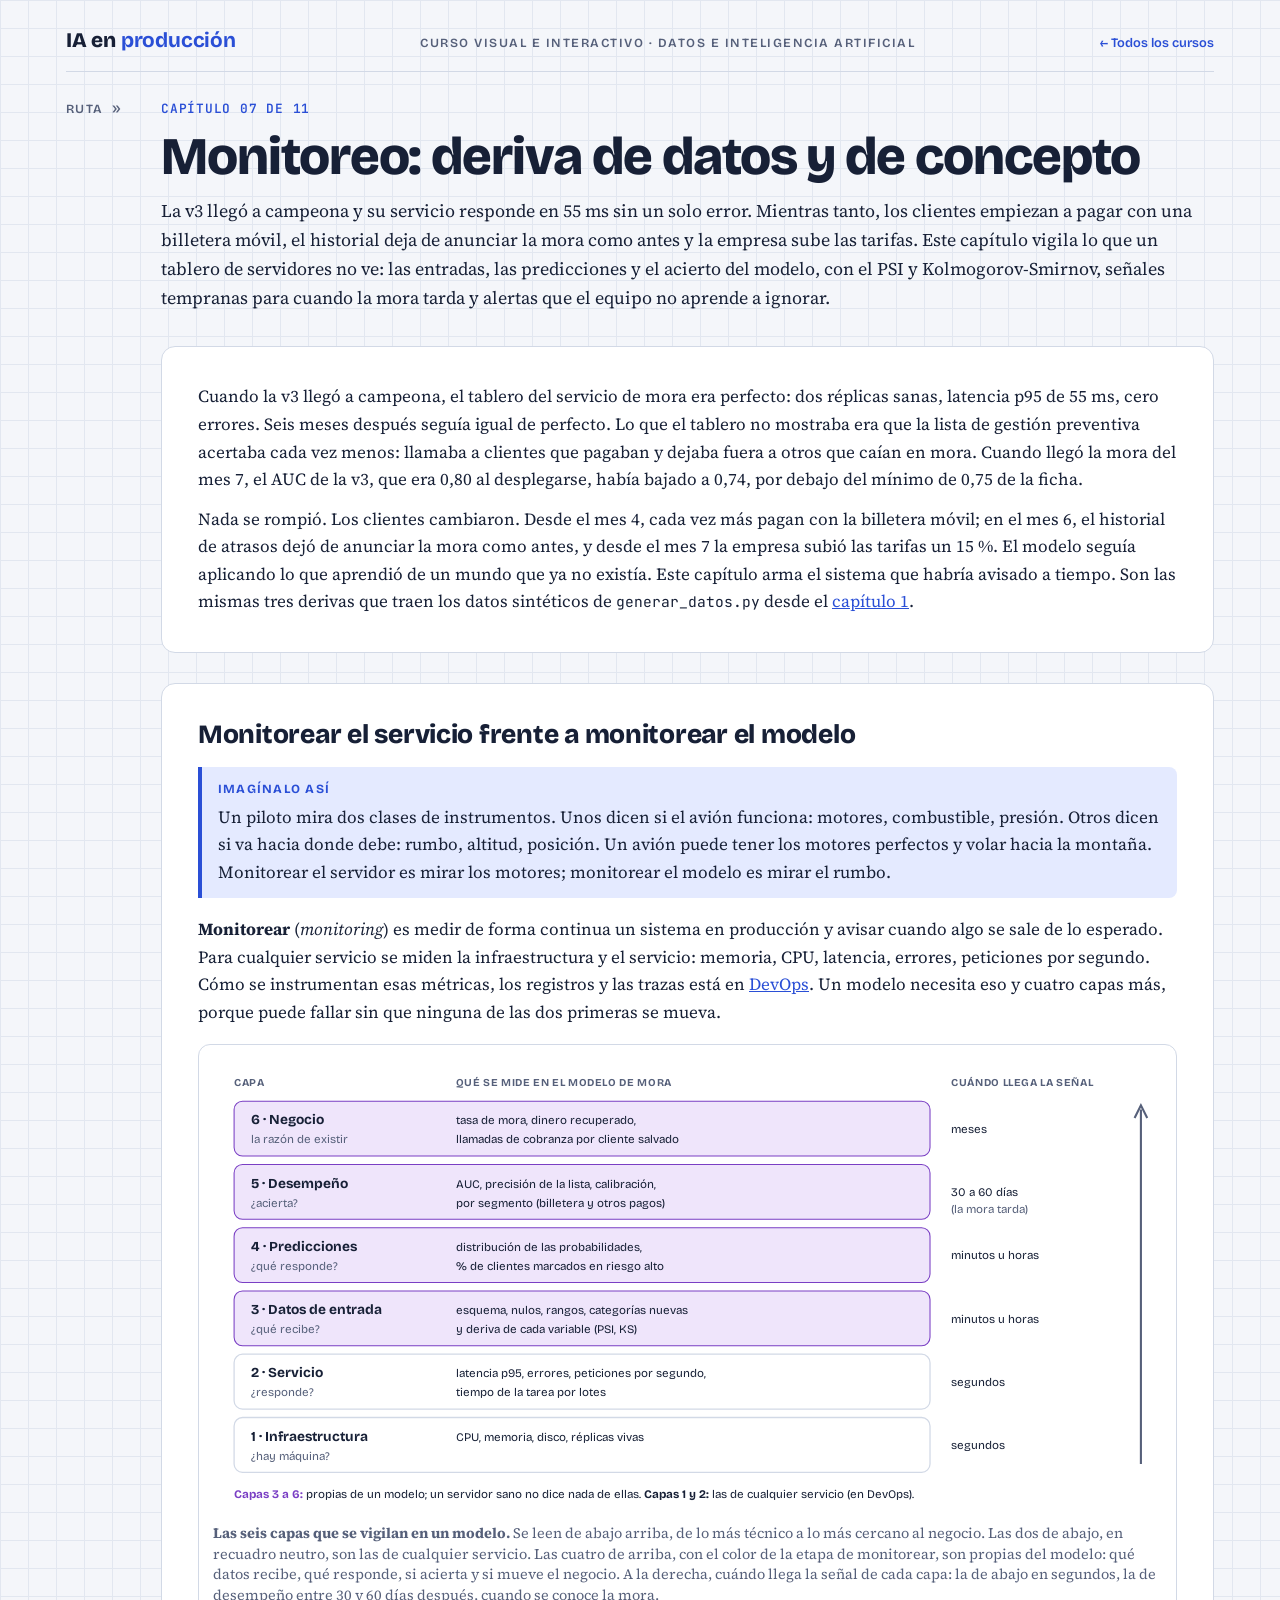
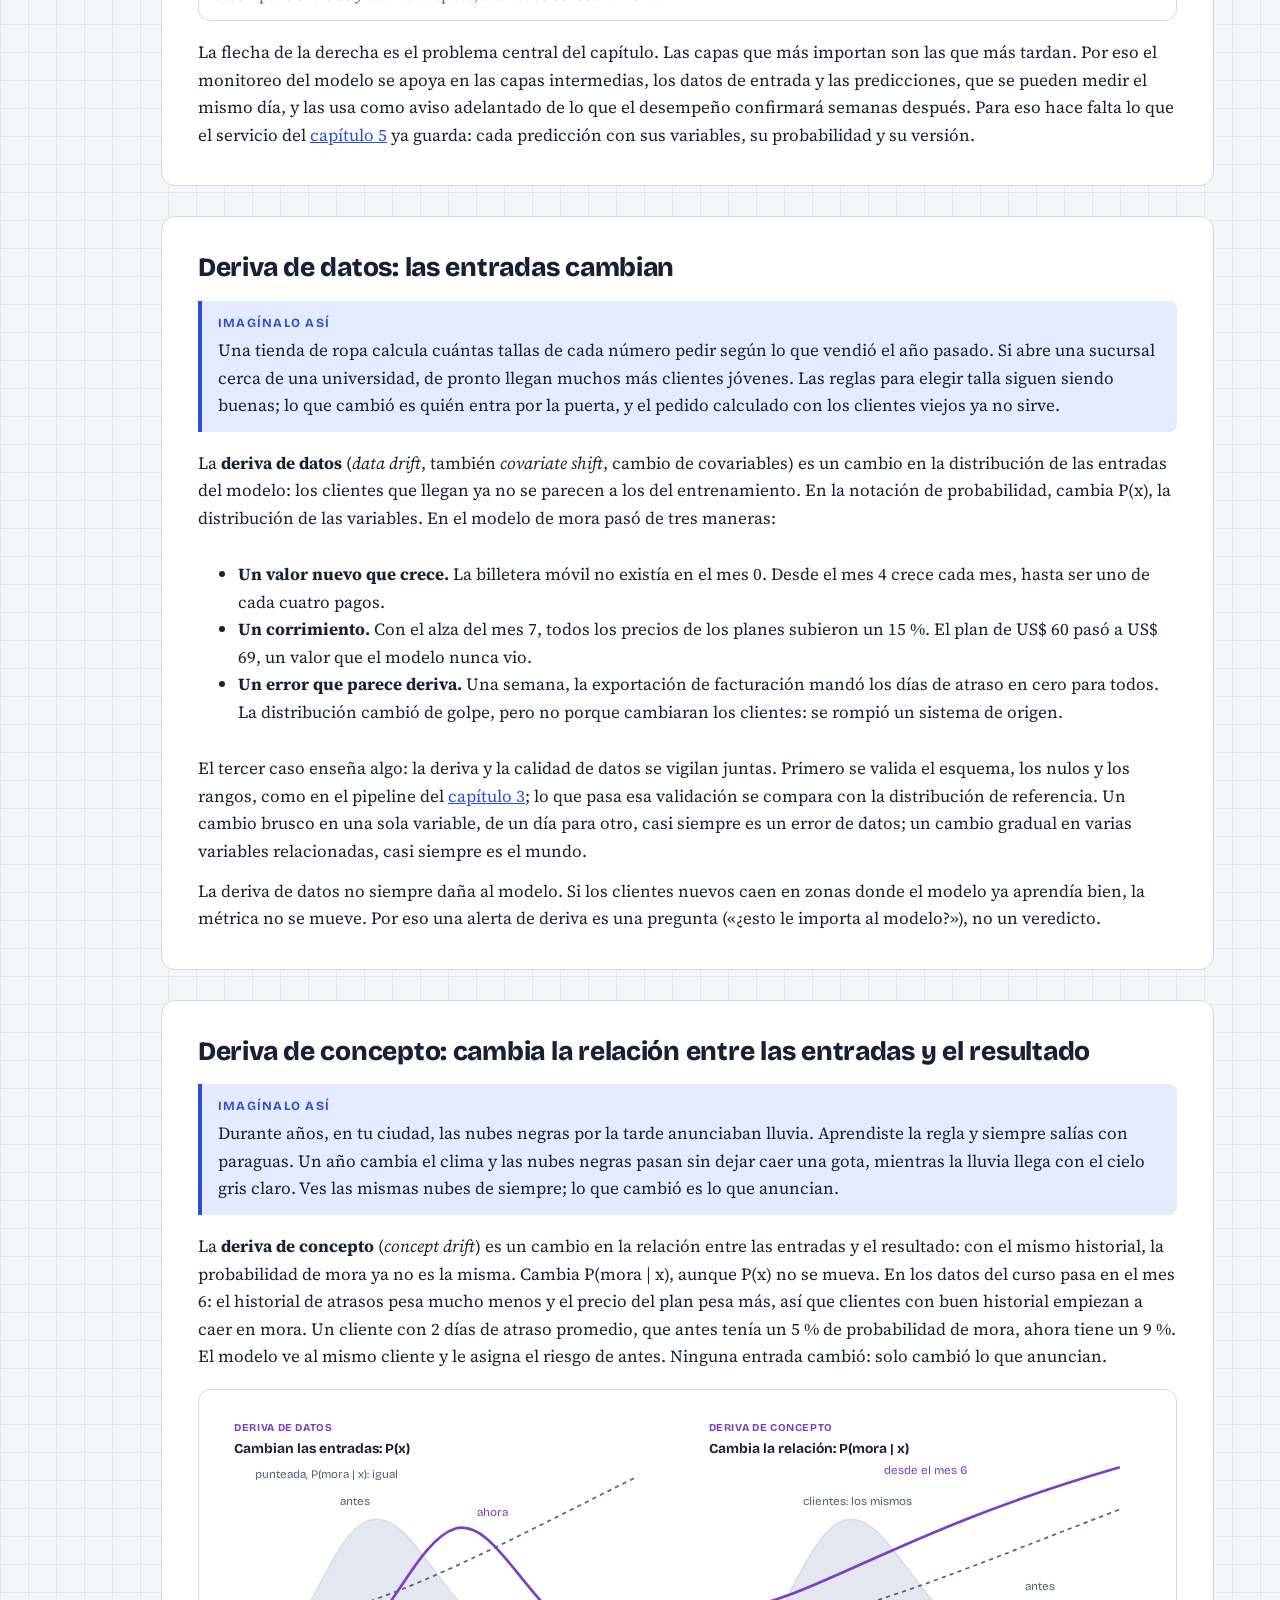
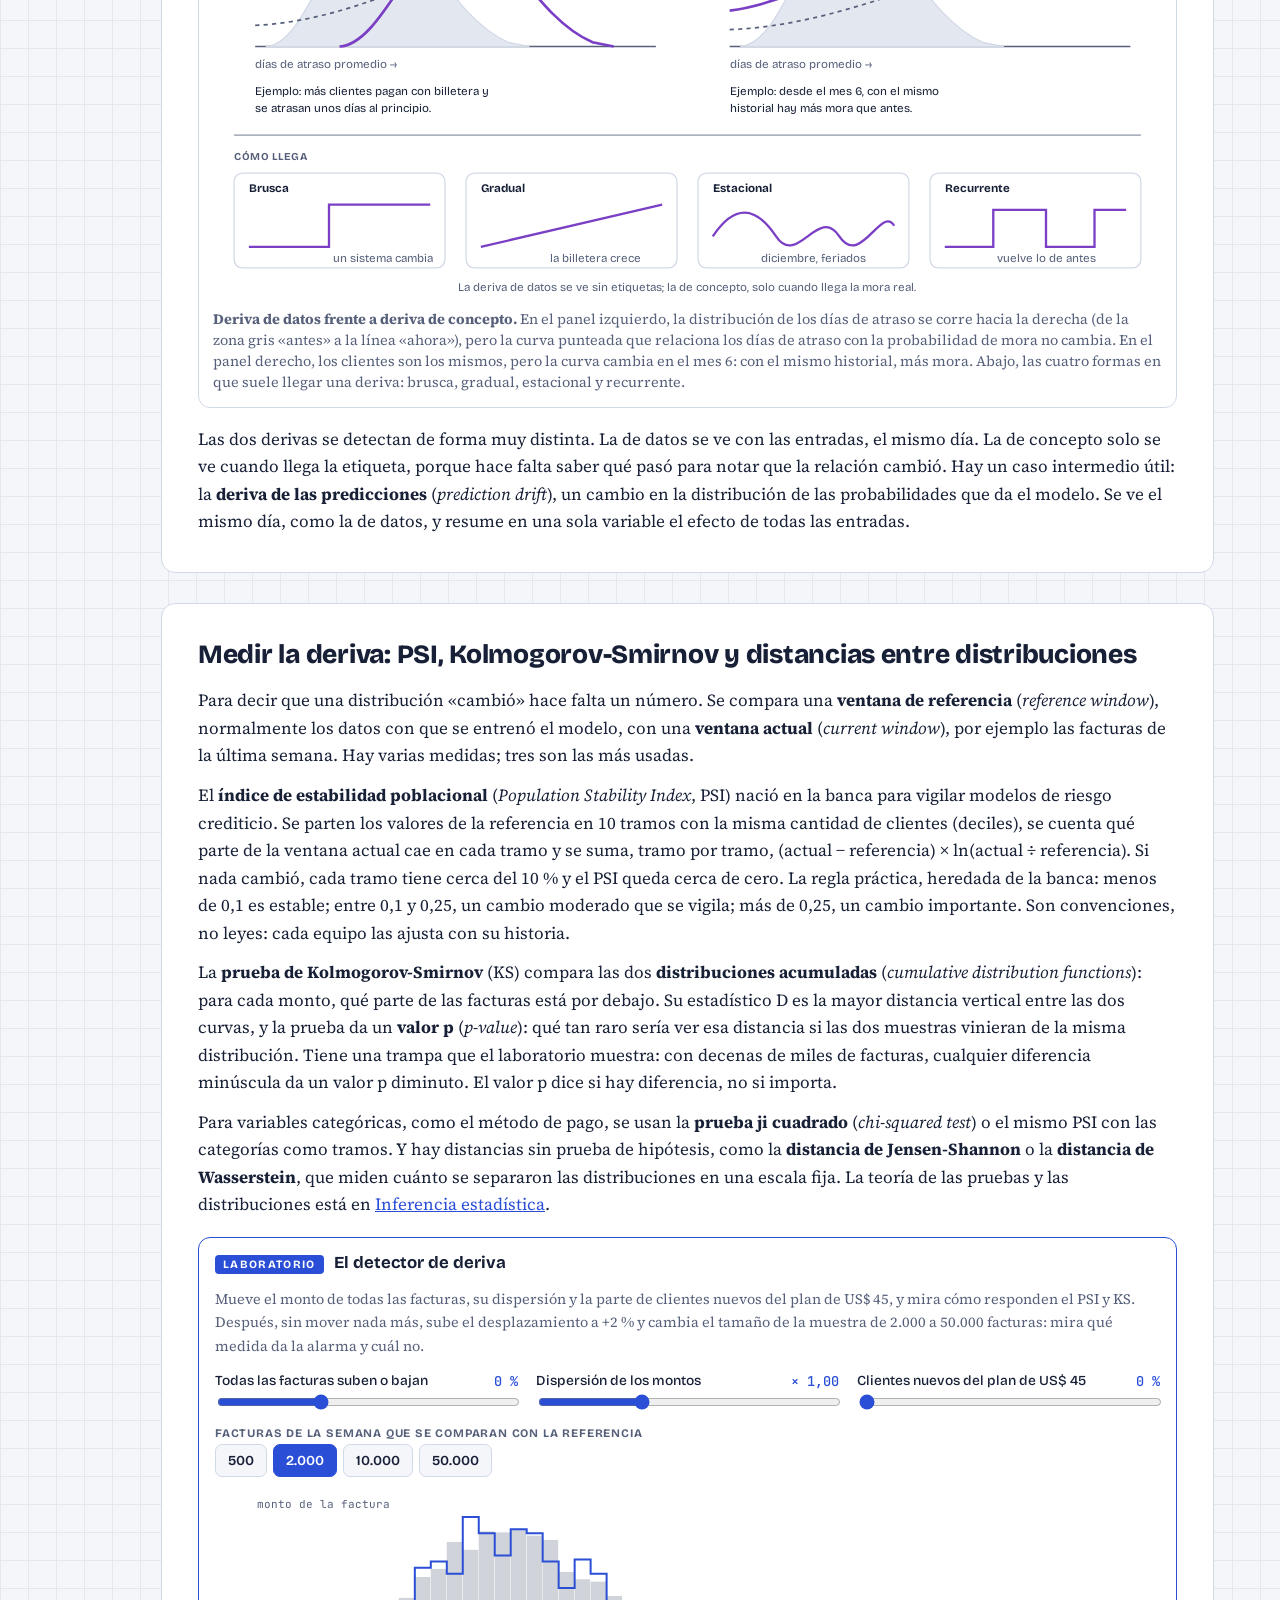
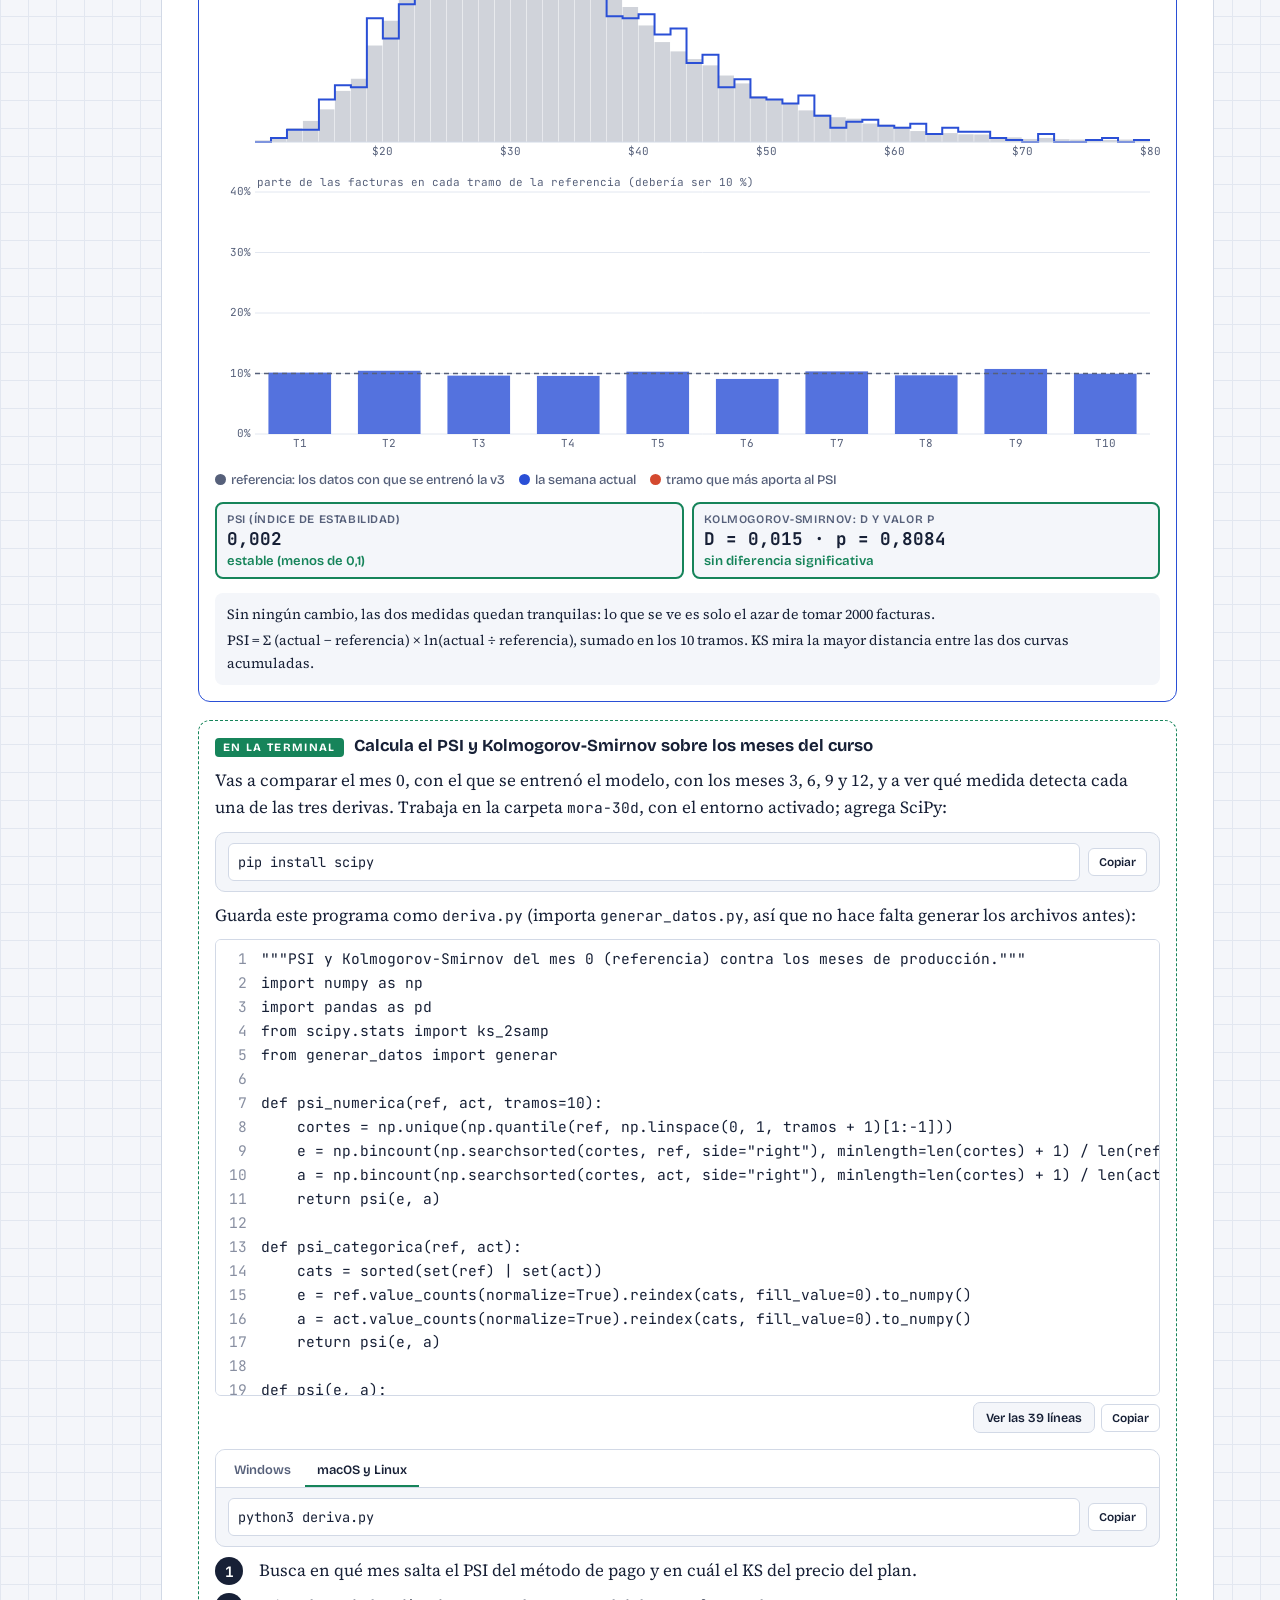
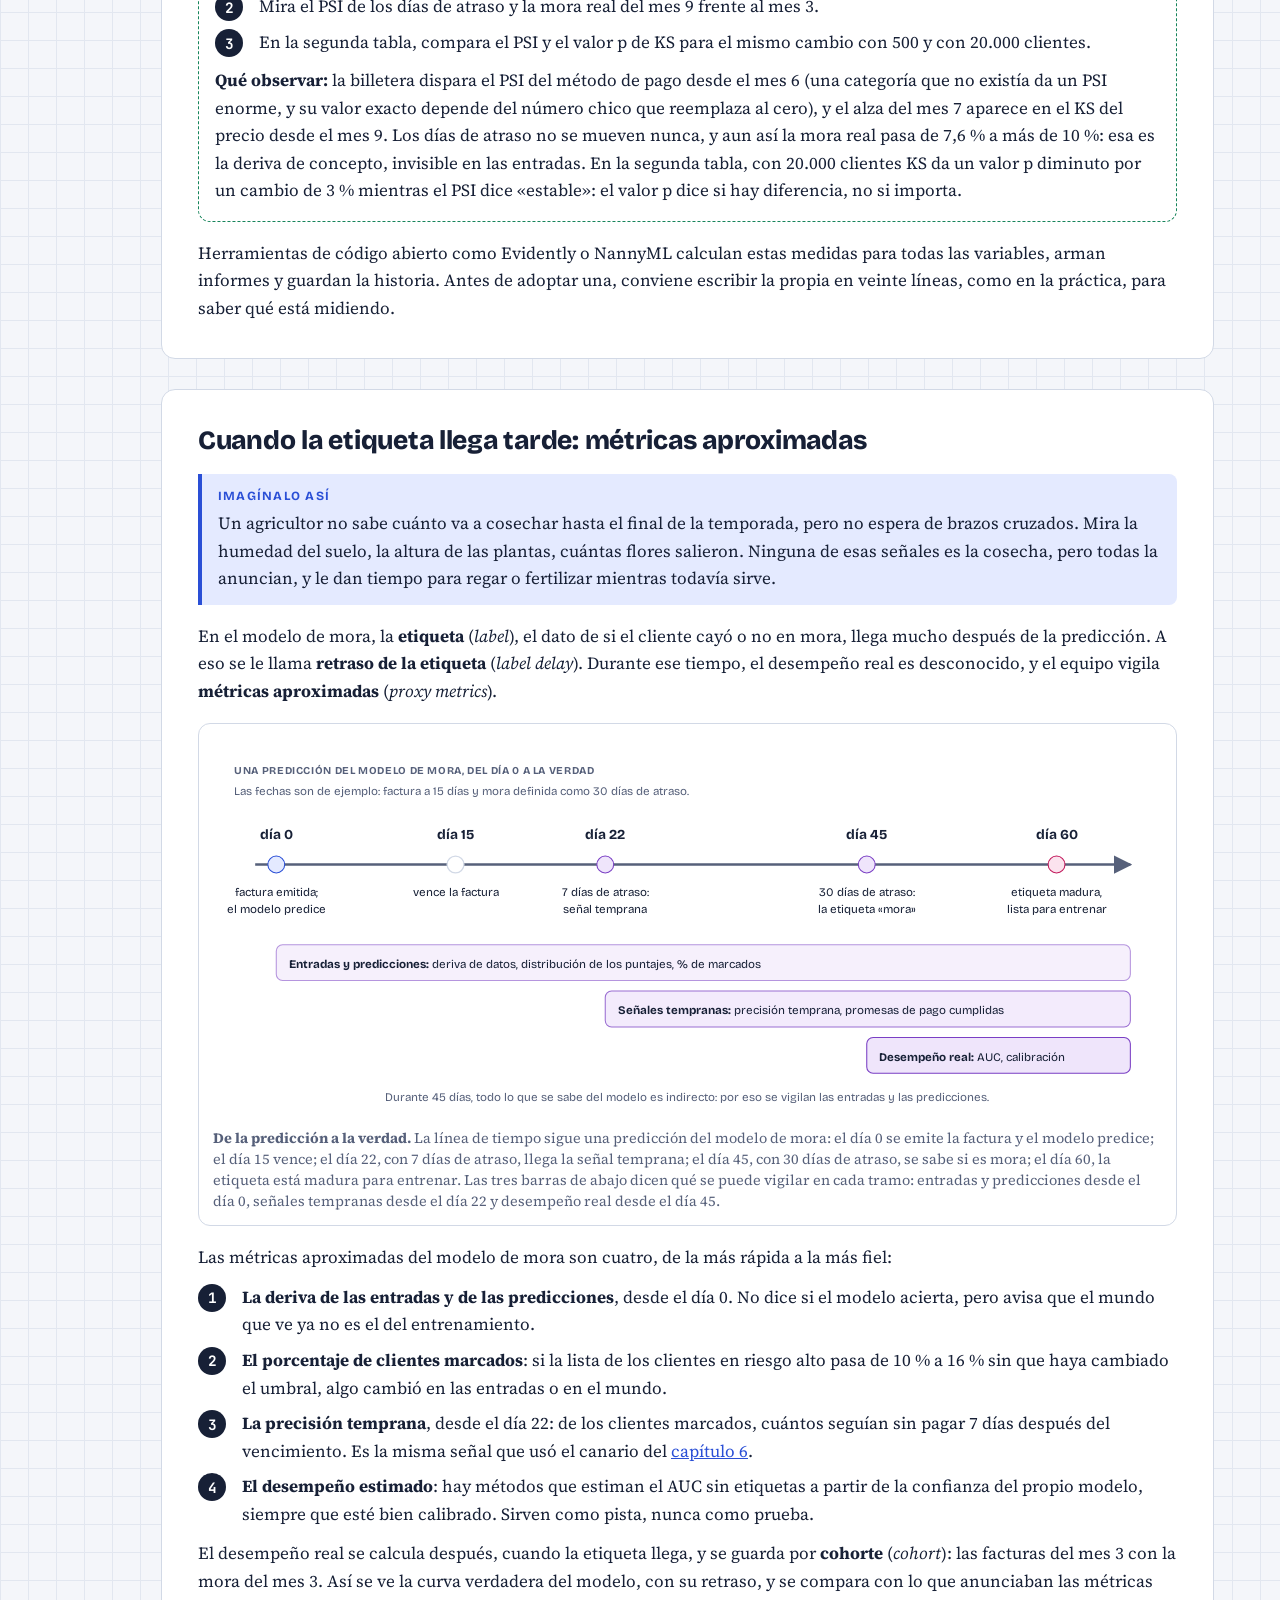
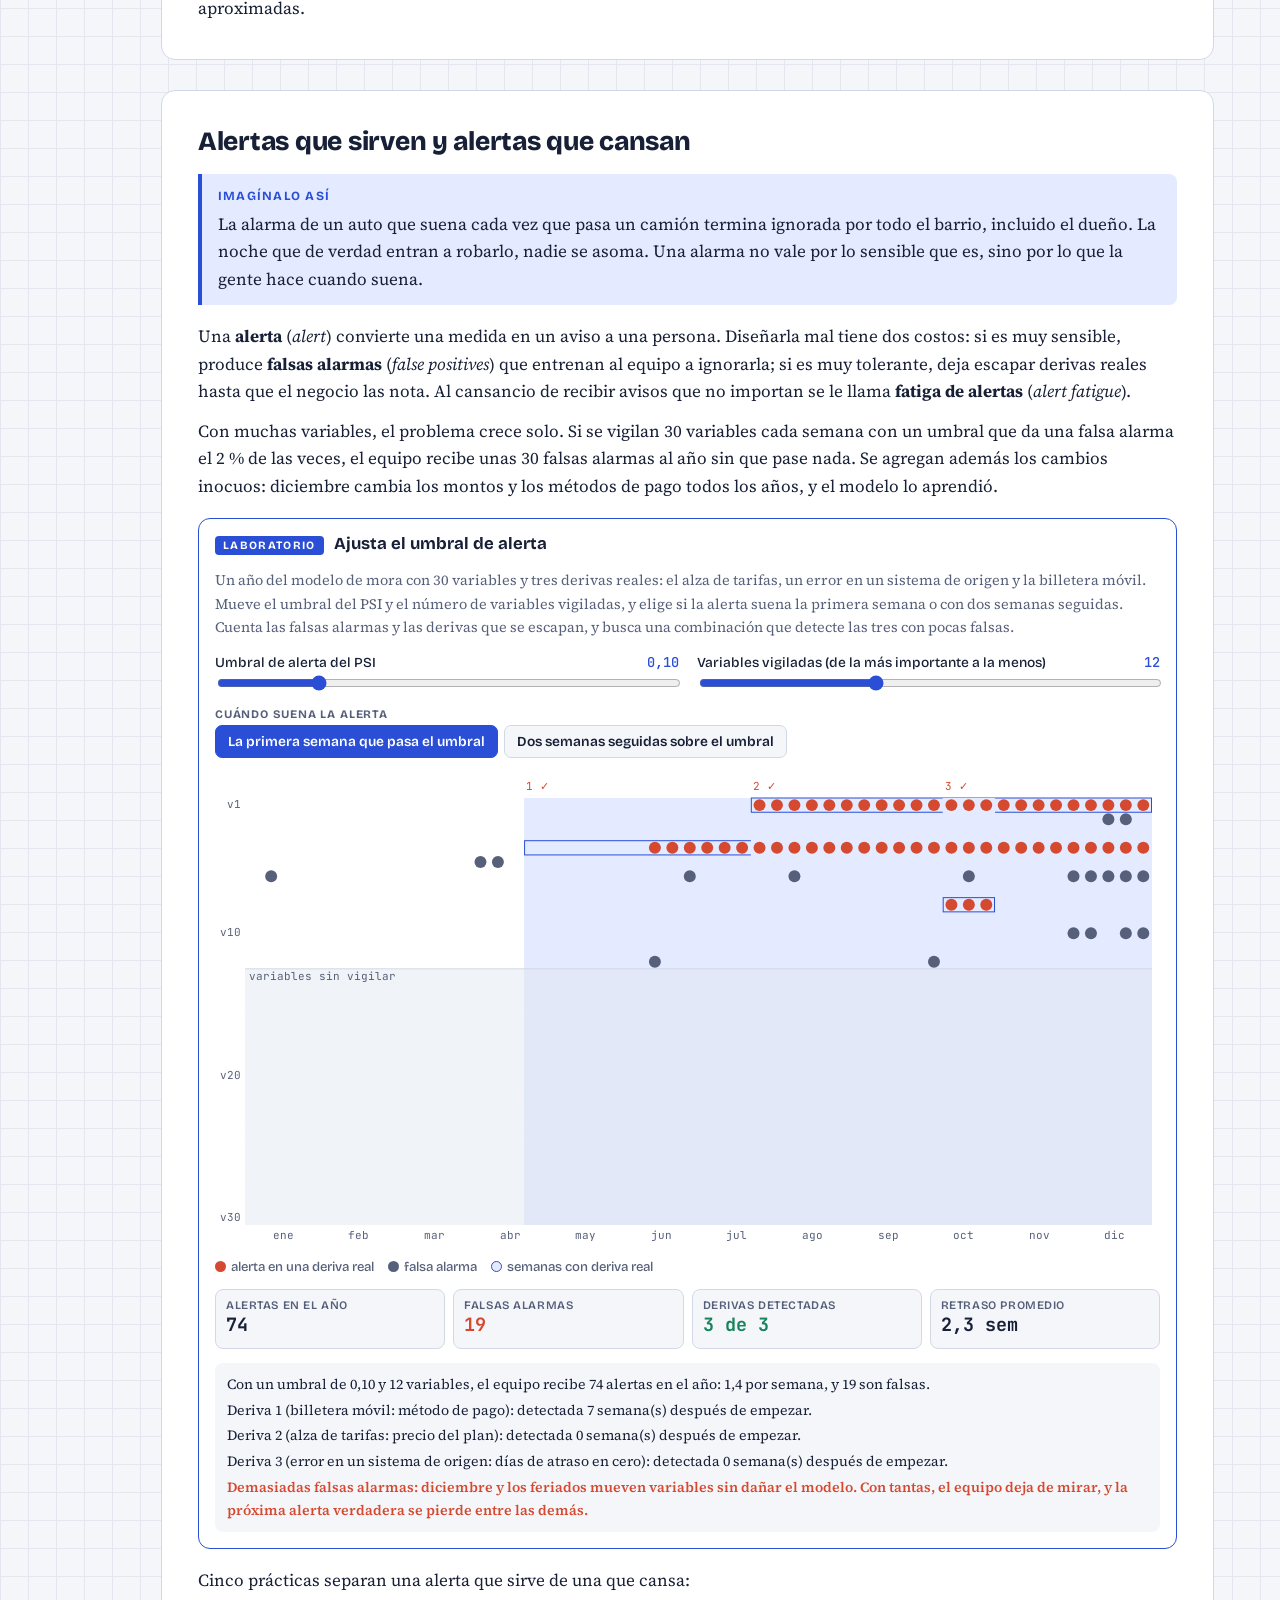
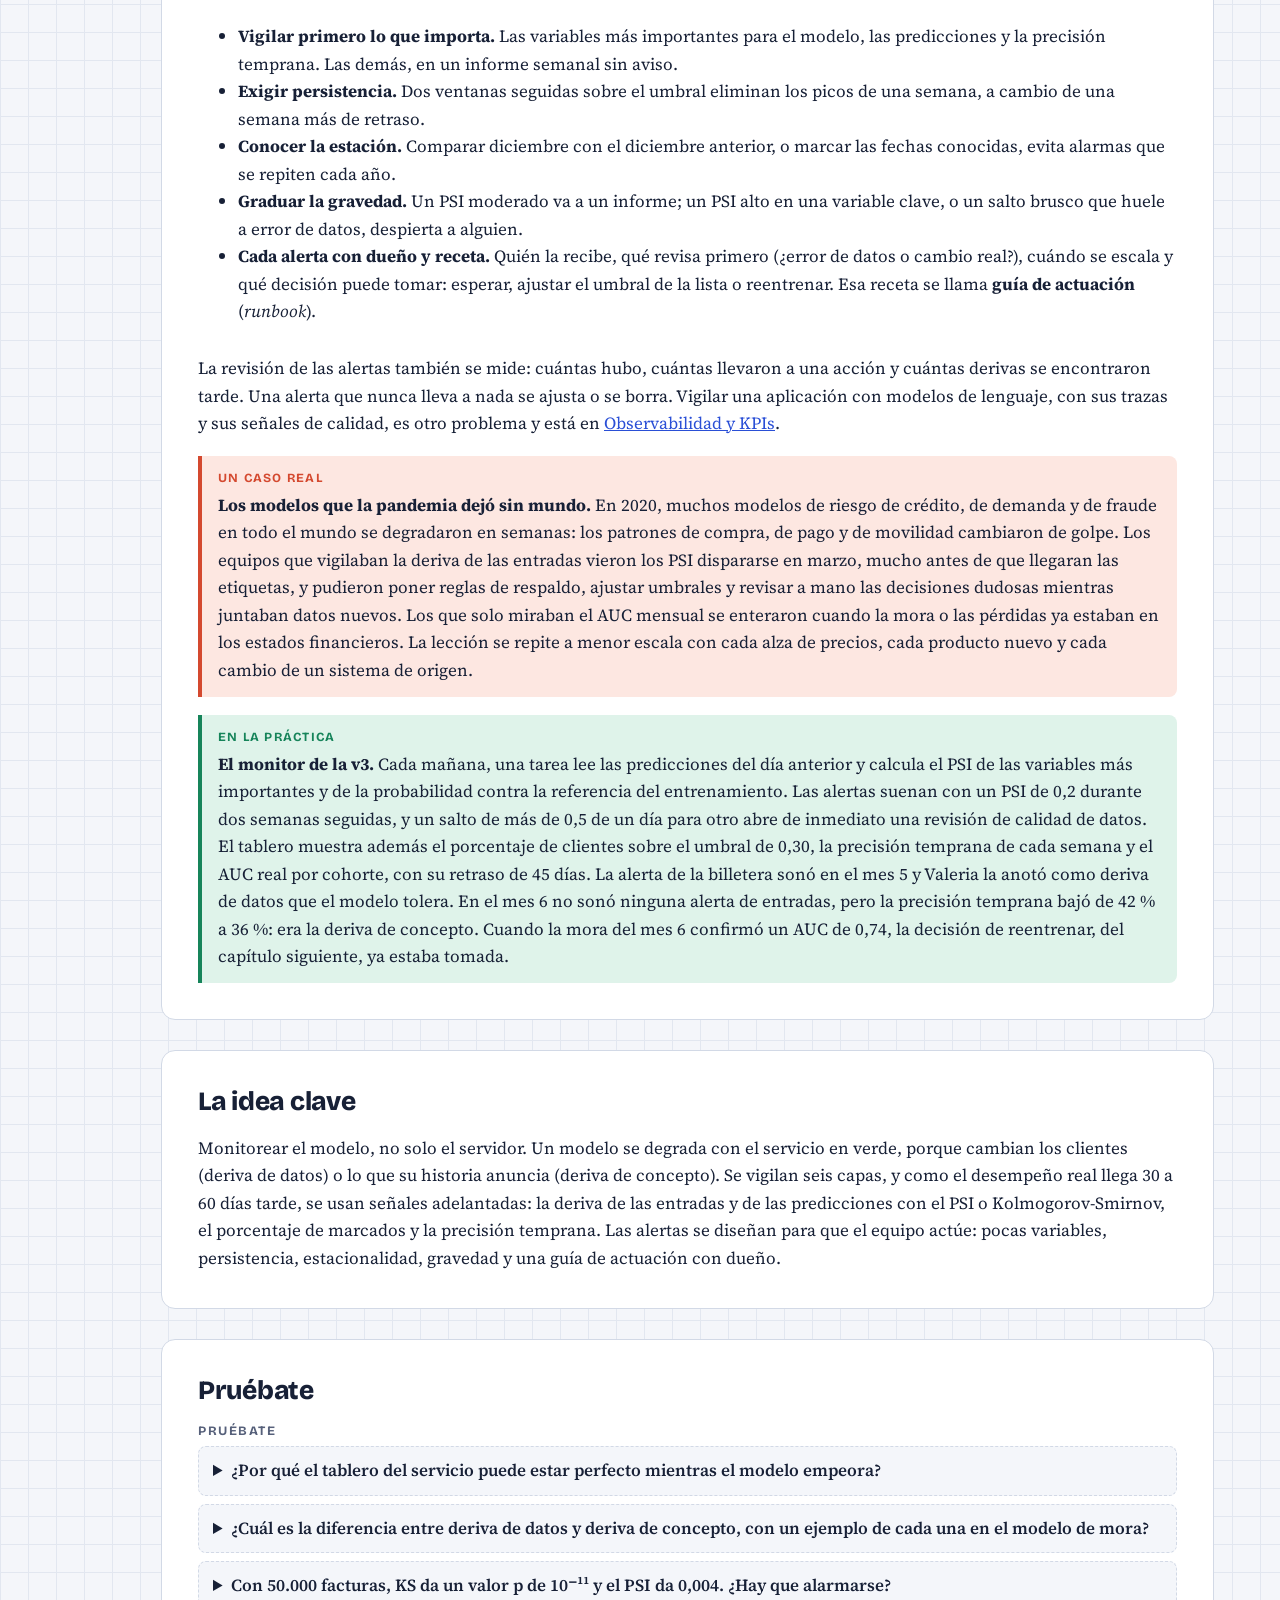
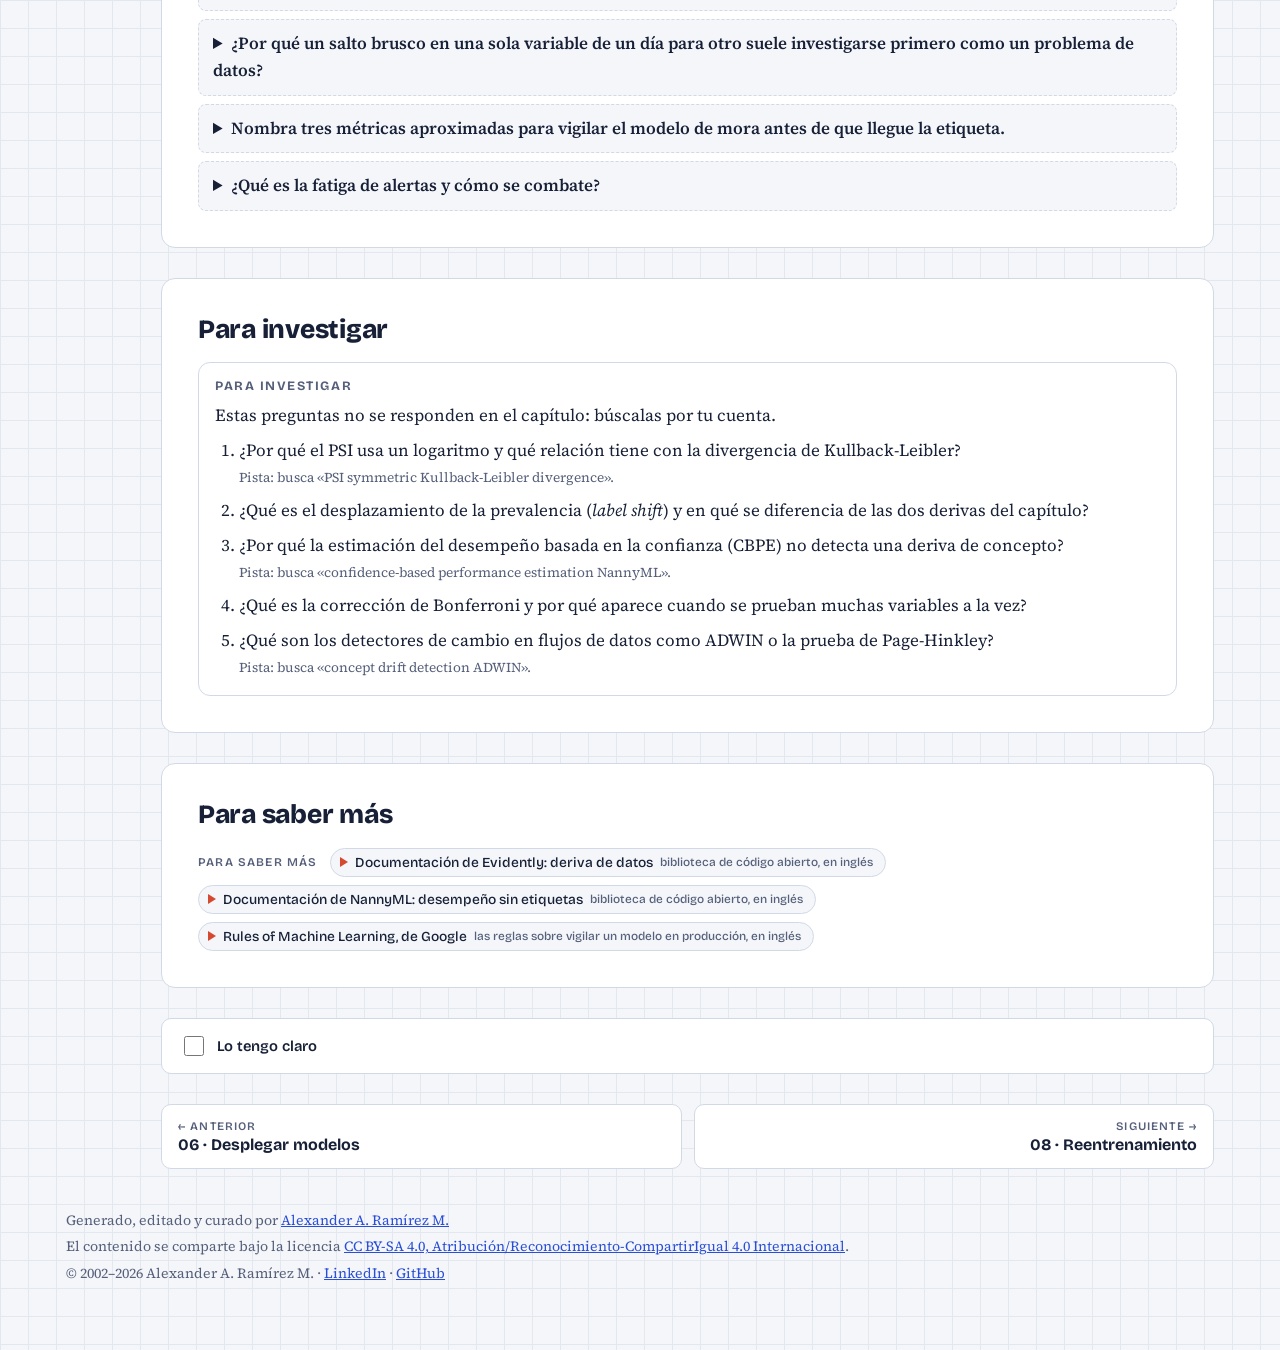
<file: 07-monitoreo.html>
<!doctype html>
<html lang="es">
<head>
<!-- Google Tag Manager -->
<script>(function(w,d,s,l,i){w[l]=w[l]||[];w[l].push({'gtm.start':
new Date().getTime(),event:'gtm.js'});var f=d.getElementsByTagName(s)[0],
j=d.createElement(s),dl=l!='dataLayer'?'&l='+l:'';j.async=true;j.src=
'https://www.googletagmanager.com/gtm.js?id='+i+dl;f.parentNode.insertBefore(j,f);
})(window,document,'script','dataLayer','GTM-KX76XF8R');</script>
<!-- End Google Tag Manager -->
<meta charset="utf-8">
<meta name="viewport" content="width=device-width, initial-scale=1, viewport-fit=cover">
<title>Monitoreo y deriva · IA en producción (MLOps) · IA en producción (MLOps)</title>
<meta name="claude:viewport-fit-sides" content="cover">
<meta name="description" content="Lo que pasa después del cuaderno: versionar, entrenar de forma reproducible, servir, desplegar y vigilar modelos de aprendizaje automático y de lenguaje en producción.">
<link rel="preconnect" href="https://fonts.googleapis.com">
<link rel="preconnect" href="https://fonts.gstatic.com" crossorigin>
<link rel="stylesheet" href="https://fonts.googleapis.com/css2?family=Bricolage+Grotesque:opsz,wght@12..96,500;12..96,700;12..96,800&family=JetBrains+Mono:wght@400;600&family=Source+Serif+4:ital,opsz,wght@0,8..60,400;0,8..60,600;1,8..60,400;1,8..60,600&display=swap">
<link rel="stylesheet" href="assets/style.css">
</head>
<body>
<!-- Google Tag Manager (noscript) -->
<noscript><iframe src="https://www.googletagmanager.com/ns.html?id=GTM-KX76XF8R"
height="0" width="0" style="display:none;visibility:hidden"></iframe></noscript>
<!-- End Google Tag Manager (noscript) -->
<div class="wrap" data-page="monitoreo">
<header class="topbar"><a class="brand" href="index.html">IA en <b>producción</b></a><span class="eyebrow">Curso visual e interactivo · Datos e inteligencia artificial</span><a class="al-sitio" href="https://aaramirez.github.io/">← Todos los cursos</a></header>
<div class="layout">
<nav class="toc" id="toc" aria-label="Ruta de aprendizaje"></nav>
<main>
<header class="page-head"><span class="num">CAPÍTULO 07 DE 11</span><h1>Monitoreo: deriva de datos y de concepto</h1><p class="lede">La v3 llegó a campeona y su servicio responde en 55 ms sin un solo error. Mientras tanto, los clientes empiezan a pagar con una billetera móvil, el historial deja de anunciar la mora como antes y la empresa sube las tarifas. Este capítulo vigila lo que un tablero de servidores no ve: las entradas, las predicciones y el acierto del modelo, con el PSI y Kolmogorov-Smirnov, señales tempranas para cuando la mora tarda y alertas que el equipo no aprende a ignorar.</p></header>
<section><div class="prose"><p>Cuando la v3 llegó a campeona, el tablero del servicio de mora era perfecto: dos réplicas sanas, latencia p95 de 55 ms, cero errores. Seis meses después seguía igual de perfecto. Lo que el tablero no mostraba era que la lista de gestión preventiva acertaba cada vez menos: llamaba a clientes que pagaban y dejaba fuera a otros que caían en mora. Cuando llegó la mora del mes 7, el AUC de la v3, que era 0,80 al desplegarse, había bajado a 0,74, por debajo del mínimo de 0,75 de la ficha.</p><p>Nada se rompió. Los clientes cambiaron. Desde el mes 4, cada vez más pagan con la billetera móvil; en el mes 6, el historial de atrasos dejó de anunciar la mora como antes, y desde el mes 7 la empresa subió las tarifas un 15 %. El modelo seguía aplicando lo que aprendió de un mundo que ya no existía. Este capítulo arma el sistema que habría avisado a tiempo. Son las mismas tres derivas que traen los datos sintéticos de <code>generar_datos.py</code> desde el <a href="01-por-que-falla.html">capítulo 1</a>.</p></div></section>
<section><h2>Monitorear el servicio frente a monitorear el modelo</h2><div class="analogia"><b>Imagínalo así</b><p>Un piloto mira dos clases de instrumentos. Unos dicen si el avión funciona: motores, combustible, presión. Otros dicen si va hacia donde debe: rumbo, altitud, posición. Un avión puede tener los motores perfectos y volar hacia la montaña. Monitorear el servidor es mirar los motores; monitorear el modelo es mirar el rumbo.</p></div><div class="prose"><p><b>Monitorear</b> (<i>monitoring</i>) es medir de forma continua un sistema en producción y avisar cuando algo se sale de lo esperado. Para cualquier servicio se miden la infraestructura y el servicio: memoria, CPU, latencia, errores, peticiones por segundo. Cómo se instrumentan esas métricas, los registros y las trazas está en <a href="https://aaramirez.github.io/devops/temario.html" target="_blank" rel="noopener">DevOps</a>. Un modelo necesita eso y cuatro capas más, porque puede fallar sin que ninguna de las dos primeras se mueva.</p></div><figure class="fig fig-capas" id="07-diagrama-1"><div class="lienzo"><svg viewBox="0 0 900 430" style="min-width:700px" role="img" aria-label="Las seis capas que se vigilan en un modelo en producción, de abajo arriba: infraestructura, servicio, datos de entrada, predicciones, desempeño y negocio; las dos de abajo son las del monitoreo de cualquier servicio y las cuatro de arriba son propias del modelo; a la derecha, cuándo llega la señal de cada capa, de segundos a meses">
<text x="20" y="26" class="t t-xs t-b t-m">CAPA</text>
<text x="230" y="26" class="t t-xs t-b t-m">QUÉ SE MIDE EN EL MODELO DE MORA</text>
<text x="700" y="26" class="t t-xs t-b t-m">CUÁNDO LLEGA LA SEÑAL</text>
<rect x="20" y="40" width="660" height="52" rx="8" class="c-tra"/>
<text x="36" y="62" class="t t-b">6 · Negocio</text><text x="36" y="80" class="t t-s t-m">la razón de existir</text>
<text x="230" y="62" class="t t-s">tasa de mora, dinero recuperado,</text><text x="230" y="80" class="t t-s">llamadas de cobranza por cliente salvado</text>
<rect x="20" y="100" width="660" height="52" rx="8" class="c-tra"/>
<text x="36" y="122" class="t t-b">5 · Desempeño</text><text x="36" y="140" class="t t-s t-m">¿acierta?</text>
<text x="230" y="122" class="t t-s">AUC, precisión de la lista, calibración,</text><text x="230" y="140" class="t t-s">por segmento (billetera y otros pagos)</text>
<rect x="20" y="160" width="660" height="52" rx="8" class="c-tra"/>
<text x="36" y="182" class="t t-b">4 · Predicciones</text><text x="36" y="200" class="t t-s t-m">¿qué responde?</text>
<text x="230" y="182" class="t t-s">distribución de las probabilidades,</text><text x="230" y="200" class="t t-s">% de clientes marcados en riesgo alto</text>
<rect x="20" y="220" width="660" height="52" rx="8" class="c-tra"/>
<text x="36" y="242" class="t t-b">3 · Datos de entrada</text><text x="36" y="260" class="t t-s t-m">¿qué recibe?</text>
<text x="230" y="242" class="t t-s">esquema, nulos, rangos, categorías nuevas</text><text x="230" y="260" class="t t-s">y deriva de cada variable (PSI, KS)</text>
<rect x="20" y="280" width="660" height="52" rx="8" class="caja"/>
<text x="36" y="302" class="t t-b">2 · Servicio</text><text x="36" y="320" class="t t-s t-m">¿responde?</text>
<text x="230" y="302" class="t t-s">latencia p95, errores, peticiones por segundo,</text><text x="230" y="320" class="t t-s">tiempo de la tarea por lotes</text>
<rect x="20" y="340" width="660" height="52" rx="8" class="caja"/>
<text x="36" y="362" class="t t-b">1 · Infraestructura</text><text x="36" y="380" class="t t-s t-m">¿hay máquina?</text>
<text x="230" y="362" class="t t-s">CPU, memoria, disco, réplicas vivas</text>
<text x="700" y="70" class="t t-s">meses</text>
<text x="700" y="130" class="t t-s">30 a 60 días</text><text x="700" y="146" class="t t-s t-m">(la mora tarda)</text>
<text x="700" y="190" class="t t-s">minutos u horas</text>
<text x="700" y="250" class="t t-s">minutos u horas</text>
<text x="700" y="310" class="t t-s">segundos</text>
<text x="700" y="370" class="t t-s">segundos</text>
<path d="M880 384 V48" class="ln" style="stroke-width:2"/>
<path d="M874 56 L880 44 L886 56" class="ln" style="stroke-width:2"/>
<text x="20" y="416" class="t t-s"><tspan class="t-b k-tra">Capas 3 a 6:</tspan> propias de un modelo; un servidor sano no dice nada de ellas.   <tspan class="t-b">Capas 1 y 2:</tspan> las de cualquier servicio (en DevOps).</text>
</svg></div><figcaption><b>Las seis capas que se vigilan en un modelo.</b> Se leen de abajo arriba, de lo más técnico a lo más cercano al negocio. Las dos de abajo, en recuadro neutro, son las de cualquier servicio. Las cuatro de arriba, con el color de la etapa de monitorear, son propias del modelo: qué datos recibe, qué responde, si acierta y si mueve el negocio. A la derecha, cuándo llega la señal de cada capa: la de abajo en segundos, la de desempeño entre 30 y 60 días después, cuando se conoce la mora.</figcaption></figure><div class="prose"><p>La flecha de la derecha es el problema central del capítulo. Las capas que más importan son las que más tardan. Por eso el monitoreo del modelo se apoya en las capas intermedias, los datos de entrada y las predicciones, que se pueden medir el mismo día, y las usa como aviso adelantado de lo que el desempeño confirmará semanas después. Para eso hace falta lo que el servicio del <a href="05-servir-modelos.html">capítulo 5</a> ya guarda: cada predicción con sus variables, su probabilidad y su versión.</p></div></section>
<section><h2>Deriva de datos: las entradas cambian</h2><div class="analogia"><b>Imagínalo así</b><p>Una tienda de ropa calcula cuántas tallas de cada número pedir según lo que vendió el año pasado. Si abre una sucursal cerca de una universidad, de pronto llegan muchos más clientes jóvenes. Las reglas para elegir talla siguen siendo buenas; lo que cambió es quién entra por la puerta, y el pedido calculado con los clientes viejos ya no sirve.</p></div><div class="prose"><p>La <b>deriva de datos</b> (<i>data drift</i>, también <i>covariate shift</i>, cambio de covariables) es un cambio en la distribución de las entradas del modelo: los clientes que llegan ya no se parecen a los del entrenamiento. En la notación de probabilidad, cambia P(x), la distribución de las variables. En el modelo de mora pasó de tres maneras:</p><ul><li><b>Un valor nuevo que crece.</b> La billetera móvil no existía en el mes 0. Desde el mes 4 crece cada mes, hasta ser uno de cada cuatro pagos.</li><li><b>Un corrimiento.</b> Con el alza del mes 7, todos los precios de los planes subieron un 15 %. El plan de US$ 60 pasó a US$ 69, un valor que el modelo nunca vio.</li><li><b>Un error que parece deriva.</b> Una semana, la exportación de facturación mandó los días de atraso en cero para todos. La distribución cambió de golpe, pero no porque cambiaran los clientes: se rompió un sistema de origen.</li></ul><p>El tercer caso enseña algo: la deriva y la calidad de datos se vigilan juntas. Primero se valida el esquema, los nulos y los rangos, como en el pipeline del <a href="03-entrenamiento-reproducible.html">capítulo 3</a>; lo que pasa esa validación se compara con la distribución de referencia. Un cambio brusco en una sola variable, de un día para otro, casi siempre es un error de datos; un cambio gradual en varias variables relacionadas, casi siempre es el mundo.</p><p>La deriva de datos no siempre daña al modelo. Si los clientes nuevos caen en zonas donde el modelo ya aprendía bien, la métrica no se mueve. Por eso una alerta de deriva es una pregunta («¿esto le importa al modelo?»), no un veredicto.</p></div></section>
<section><h2>Deriva de concepto: cambia la relación entre las entradas y el resultado</h2><div class="analogia"><b>Imagínalo así</b><p>Durante años, en tu ciudad, las nubes negras por la tarde anunciaban lluvia. Aprendiste la regla y siempre salías con paraguas. Un año cambia el clima y las nubes negras pasan sin dejar caer una gota, mientras la lluvia llega con el cielo gris claro. Ves las mismas nubes de siempre; lo que cambió es lo que anuncian.</p></div><div class="prose"><p>La <b>deriva de concepto</b> (<i>concept drift</i>) es un cambio en la relación entre las entradas y el resultado: con el mismo historial, la probabilidad de mora ya no es la misma. Cambia P(mora | x), aunque P(x) no se mueva. En los datos del curso pasa en el mes 6: el historial de atrasos pesa mucho menos y el precio del plan pesa más, así que clientes con buen historial empiezan a caer en mora. Un cliente con 2 días de atraso promedio, que antes tenía un 5 % de probabilidad de mora, ahora tiene un 9 %. El modelo ve al mismo cliente y le asigna el riesgo de antes. Ninguna entrada cambió: solo cambió lo que anuncian.</p></div><figure class="fig fig-comparacion" id="07-diagrama-2"><div class="lienzo"><svg viewBox="0 0 900 470" style="min-width:720px" role="img" aria-label="Dos paneles. Deriva de datos: la distribución de los días de atraso se corre hacia la derecha pero la curva que une los días de atraso con la probabilidad de mora sigue igual. Deriva de concepto: los clientes son los mismos, pero la curva de probabilidad de mora sube desde el mes 6. Abajo, cuatro formas en que llega la deriva: brusca, gradual, estacional y recurrente">
<text x="20" y="26" class="t t-xs t-b k-tra">DERIVA DE DATOS</text>
<text x="20" y="46" class="t t-b">Cambian las entradas: P(x)</text>
<text x="470" y="26" class="t t-xs t-b k-tra">DERIVA DE CONCEPTO</text>
<text x="470" y="46" class="t t-b">Cambia la relación: P(mora | x)</text>

<line x1="40" y1="230" x2="420" y2="230" class="ln"/>
<path d="M50 230 C90 228 110 120 150 110 C190 100 220 200 280 226 L300 230 Z" class="caja" style="fill:var(--grid)"/>
<path d="M120 230 C160 228 190 130 230 118 C270 108 300 200 360 226 L380 230" class="ln s-tra" style="stroke-width:2.5"/>
<text x="120" y="96" class="t t-s t-m">antes</text>
<text x="250" y="106" class="t t-s k-tra">ahora</text>
<path d="M40 210 C140 205 240 150 400 70" class="ln ln-d" style="stroke-width:1.6"/>
<text x="40" y="70" class="t t-s t-m">punteada, P(mora | x): igual</text>
<text x="40" y="250" class="t t-s t-m">días de atraso promedio →</text>
<text x="40" y="276" class="t t-s">Ejemplo: más clientes pagan con billetera y</text>
<text x="40" y="292" class="t t-s">se atrasan unos días al principio.</text>

<line x1="490" y1="230" x2="870" y2="230" class="ln"/>
<path d="M500 230 C540 228 560 120 600 110 C640 100 670 200 730 226 L750 230 Z" class="caja" style="fill:var(--grid)"/>
<text x="560" y="96" class="t t-s t-m">clientes: los mismos</text>
<path d="M490 214 C590 210 690 165 860 100" class="ln ln-d" style="stroke-width:1.6"/>
<path d="M490 196 C570 186 650 120 860 60" class="ln s-tra" style="stroke-width:2.5"/>
<text x="770" y="176" class="t t-s t-m">antes</text>
<text x="636" y="66" class="t t-s k-tra">desde el mes 6</text>
<text x="490" y="250" class="t t-s t-m">días de atraso promedio →</text>
<text x="490" y="276" class="t t-s">Ejemplo: desde el mes 6, con el mismo</text>
<text x="490" y="292" class="t t-s">historial hay más mora que antes.</text>
<line x1="20" y1="314" x2="880" y2="314" class="ln" style="stroke-width:.8"/>
<text x="20" y="338" class="t t-xs t-b t-m">CÓMO LLEGA</text>

<g>
<rect x="20" y="350" width="200" height="90" rx="8" class="caja"/>
<path d="M34 420 H110 V380 H206" class="ln s-tra" style="stroke-width:2.2"/>
<text x="34" y="368" class="t t-s t-b">Brusca</text><text x="114" y="434" class="t t-s t-m">un sistema cambia</text>
</g>
<g>
<rect x="240" y="350" width="200" height="90" rx="8" class="caja"/>
<path d="M254 420 L426 380" class="ln s-tra" style="stroke-width:2.2"/>
<text x="254" y="368" class="t t-s t-b">Gradual</text><text x="320" y="434" class="t t-s t-m">la billetera crece</text>
</g>
<g>
<rect x="460" y="350" width="200" height="90" rx="8" class="caja"/>
<path d="M474 410 C494 380 514 380 534 410 C554 440 574 380 594 410 C614 440 634 380 646 400" class="ln s-tra" style="stroke-width:2.2"/>
<text x="474" y="368" class="t t-s t-b">Estacional</text><text x="520" y="434" class="t t-s t-m">diciembre, feriados</text>
</g>
<g>
<rect x="680" y="350" width="200" height="90" rx="8" class="caja"/>
<path d="M694 420 H740 V385 H790 V420 H836 V385 H866" class="ln s-tra" style="stroke-width:2.2"/>
<text x="694" y="368" class="t t-s t-b">Recurrente</text><text x="744" y="434" class="t t-s t-m">vuelve lo de antes</text>
</g>
<text x="450" y="462" class="t t-s t-m" text-anchor="middle">La deriva de datos se ve sin etiquetas; la de concepto, solo cuando llega la mora real.</text>
</svg></div><figcaption><b>Deriva de datos frente a deriva de concepto.</b> En el panel izquierdo, la distribución de los días de atraso se corre hacia la derecha (de la zona gris «antes» a la línea «ahora»), pero la curva punteada que relaciona los días de atraso con la probabilidad de mora no cambia. En el panel derecho, los clientes son los mismos, pero la curva cambia en el mes 6: con el mismo historial, más mora. Abajo, las cuatro formas en que suele llegar una deriva: brusca, gradual, estacional y recurrente.</figcaption></figure><div class="prose"><p>Las dos derivas se detectan de forma muy distinta. La de datos se ve con las entradas, el mismo día. La de concepto solo se ve cuando llega la etiqueta, porque hace falta saber qué pasó para notar que la relación cambió. Hay un caso intermedio útil: la <b>deriva de las predicciones</b> (<i>prediction drift</i>), un cambio en la distribución de las probabilidades que da el modelo. Se ve el mismo día, como la de datos, y resume en una sola variable el efecto de todas las entradas.</p></div></section>
<section><h2>Medir la deriva: PSI, Kolmogorov-Smirnov y distancias entre distribuciones</h2><div class="prose"><p>Para decir que una distribución «cambió» hace falta un número. Se compara una <b>ventana de referencia</b> (<i>reference window</i>), normalmente los datos con que se entrenó el modelo, con una <b>ventana actual</b> (<i>current window</i>), por ejemplo las facturas de la última semana. Hay varias medidas; tres son las más usadas.</p><p>El <b>índice de estabilidad poblacional</b> (<i>Population Stability Index</i>, PSI) nació en la banca para vigilar modelos de riesgo crediticio. Se parten los valores de la referencia en 10 tramos con la misma cantidad de clientes (deciles), se cuenta qué parte de la ventana actual cae en cada tramo y se suma, tramo por tramo, (actual − referencia) × ln(actual ÷ referencia). Si nada cambió, cada tramo tiene cerca del 10 % y el PSI queda cerca de cero. La regla práctica, heredada de la banca: menos de 0,1 es estable; entre 0,1 y 0,25, un cambio moderado que se vigila; más de 0,25, un cambio importante. Son convenciones, no leyes: cada equipo las ajusta con su historia.</p><p>La <b>prueba de Kolmogorov-Smirnov</b> (KS) compara las dos <b>distribuciones acumuladas</b> (<i>cumulative distribution functions</i>): para cada monto, qué parte de las facturas está por debajo. Su estadístico D es la mayor distancia vertical entre las dos curvas, y la prueba da un <b>valor p</b> (<i>p-value</i>): qué tan raro sería ver esa distancia si las dos muestras vinieran de la misma distribución. Tiene una trampa que el laboratorio muestra: con decenas de miles de facturas, cualquier diferencia minúscula da un valor p diminuto. El valor p dice si hay diferencia, no si importa.</p><p>Para variables categóricas, como el método de pago, se usan la <b>prueba ji cuadrado</b> (<i>chi-squared test</i>) o el mismo PSI con las categorías como tramos. Y hay distancias sin prueba de hipótesis, como la <b>distancia de Jensen-Shannon</b> o la <b>distancia de Wasserstein</b>, que miden cuánto se separaron las distribuciones en una escala fija. La teoría de las pruebas y las distribuciones está en <a href="https://aaramirez.github.io/mate-inferencia/temario.html" target="_blank" rel="noopener">Inferencia estadística</a>.</p></div><div class="lab" id="07-lab-1"><div class="lab-title"><span class="tag">Laboratorio</span><h3>El detector de deriva</h3></div><p class="hint">Mueve el monto de todas las facturas, su dispersión y la parte de clientes nuevos del plan de US$ 45, y mira cómo responden el PSI y KS. Después, sin mover nada más, sube el desplazamiento a +2 % y cambia el tamaño de la muestra de 2.000 a 50.000 facturas: mira qué medida da la alarma y cuál no.</p><style>
[id="07-lab-1"] .c7l1-g{display:grid;gap:4px}
[id="07-lab-1"] .c7l1-g>span{font:700 .72rem var(--f-display);letter-spacing:.07em;text-transform:uppercase;color:var(--muted)}
[id="07-lab-1"] .c7l1-kpi{display:grid;grid-template-columns:repeat(auto-fit,minmax(min(100%,190px),1fr));gap:8px}
[id="07-lab-1"] .c7l1-kpi div{border:2px solid var(--line);border-radius:8px;padding:8px 10px;background:var(--paper)}
[id="07-lab-1"] .c7l1-kpi small{display:block;font:600 .72rem var(--f-display);color:var(--muted);text-transform:uppercase;letter-spacing:.05em}
[id="07-lab-1"] .c7l1-kpi b{font:700 1.1rem var(--f-mono)}
[id="07-lab-1"] .c7l1-kpi em{display:block;font:600 .82rem var(--f-display);font-style:normal}
[id="07-lab-1"] .c7l1-kpi .ok{border-color:var(--good)} [id="07-lab-1"] .c7l1-kpi .ok em{color:var(--good)}
[id="07-lab-1"] .c7l1-kpi .ojo{border-color:var(--accent)} [id="07-lab-1"] .c7l1-kpi .ojo em{color:var(--accent)}
[id="07-lab-1"] .c7l1-kpi .mal{border-color:var(--warm)} [id="07-lab-1"] .c7l1-kpi .mal em{color:var(--warm)}
</style>
<div class="ctls">
  <label class="ctl">Todas las facturas suben o bajan <output id="c7l1-mu-o"></output>
    <input id="c7l1-mu" type="range" min="-20" max="40" step="1" value="0"></label>
  <label class="ctl">Dispersión de los montos <output id="c7l1-sd-o"></output>
    <input id="c7l1-sd" type="range" min="0.6" max="1.8" step="0.05" value="1"></label>
  <label class="ctl">Clientes nuevos del plan de US$ 45 <output id="c7l1-nw-o"></output>
    <input id="c7l1-nw" type="range" min="0" max="40" step="1" value="0"></label>
</div>
<div class="c7l1-g"><span>Facturas de la semana que se comparan con la referencia</span>
<div class="btns" role="group" aria-label="Tamaño de la muestra actual">
  <button type="button" data-n="500" aria-pressed="false">500</button>
  <button type="button" data-n="2000" aria-pressed="true">2.000</button>
  <button type="button" data-n="10000" aria-pressed="false">10.000</button>
  <button type="button" data-n="50000" aria-pressed="false">50.000</button>
</div></div>
<canvas id="c7l1-c" role="img" aria-label="Arriba, la distribución del monto de la factura en la referencia y en la semana actual. Abajo, la parte de las facturas que cae en cada uno de los diez tramos de la referencia, que debería ser 10 % en cada uno"></canvas>
<div class="legend"><span><i style="background:var(--muted)"></i>referencia: los datos con que se entrenó la v3</span><span><i style="background:var(--accent)"></i>la semana actual</span><span><i style="background:var(--warm)"></i>tramo que más aporta al PSI</span></div>
<div class="c7l1-kpi" aria-live="polite">
  <div id="c7l1-k1"><small>PSI (índice de estabilidad)</small><b id="c7l1-psi">–</b><em id="c7l1-psi-e"></em></div>
  <div id="c7l1-k2"><small>Kolmogorov-Smirnov: D y valor p</small><b id="c7l1-ks">–</b><em id="c7l1-ks-e"></em></div>
</div>
<div class="readout texto" id="c7l1-out" aria-live="polite"></div></div><div class="practica"><div class="practica-title"><span class="tag">En la terminal</span><h3>Calcula el PSI y Kolmogorov-Smirnov sobre los meses del curso</h3></div><p>Vas a comparar el mes 0, con el que se entrenó el modelo, con los meses 3, 6, 9 y 12, y a ver qué medida detecta cada una de las tres derivas. Trabaja en la carpeta <code>mora-30d</code>, con el entorno activado; agrega SciPy:</p><div class="cmds"><div class="cmd-panel" data-so="win mac linux"><div class="cmd-l"><code>pip install scipy</code><button type="button" class="copiar">Copiar</button></div></div></div><p>Guarda este programa como <code>deriva.py</code> (importa <code>generar_datos.py</code>, así que no hace falta generar los archivos antes):</p><div class="code-copia code-lineas"><pre tabindex="0"><code><span class="ln">"""PSI y Kolmogorov-Smirnov del mes 0 (referencia) contra los meses de producción."""</span>
<span class="ln">import numpy as np</span>
<span class="ln">import pandas as pd</span>
<span class="ln">from scipy.stats import ks_2samp</span>
<span class="ln">from generar_datos import generar</span>
<span class="ln"></span>
<span class="ln">def psi_numerica(ref, act, tramos=10):</span>
<span class="ln">    cortes = np.unique(np.quantile(ref, np.linspace(0, 1, tramos + 1)[1:-1]))</span>
<span class="ln">    e = np.bincount(np.searchsorted(cortes, ref, side="right"), minlength=len(cortes) + 1) / len(ref)</span>
<span class="ln">    a = np.bincount(np.searchsorted(cortes, act, side="right"), minlength=len(cortes) + 1) / len(act)</span>
<span class="ln">    return psi(e, a)</span>
<span class="ln"></span>
<span class="ln">def psi_categorica(ref, act):</span>
<span class="ln">    cats = sorted(set(ref) | set(act))</span>
<span class="ln">    e = ref.value_counts(normalize=True).reindex(cats, fill_value=0).to_numpy()</span>
<span class="ln">    a = act.value_counts(normalize=True).reindex(cats, fill_value=0).to_numpy()</span>
<span class="ln">    return psi(e, a)</span>
<span class="ln"></span>
<span class="ln">def psi(e, a):</span>
<span class="ln">    e, a = np.clip(e, 1e-4, None), np.clip(a, 1e-4, None)</span>
<span class="ln">    return float(np.sum((a - e) * np.log(a / e)))</span>
<span class="ln"></span>
<span class="ln">ref = generar(0, 20000, 42)</span>
<span class="ln">filas = []</span>
<span class="ln">for mes in (3, 6, 9, 12):</span>
<span class="ln">    act = generar(mes, 20000, 42)</span>
<span class="ln">    ks = ks_2samp(ref.dias_atraso_prom_6m, act.dias_atraso_prom_6m)</span>
<span class="ln">    filas.append({"mes": mes,</span>
<span class="ln">                  "PSI metodo_pago": psi_categorica(ref.metodo_pago, act.metodo_pago),</span>
<span class="ln">                  "KS D precio_plan": ks_2samp(ref.precio_plan, act.precio_plan).statistic,</span>
<span class="ln">                  "PSI dias_atraso": psi_numerica(ref.dias_atraso_prom_6m, act.dias_atraso_prom_6m),</span>
<span class="ln">                  "KS p dias_atraso": ks.pvalue, "mora real": act.mora_30d.mean()})</span>
<span class="ln">print(pd.DataFrame(filas).round(4).to_string(index=False))</span>
<span class="ln"></span>
<span class="ln">print("\nEl mismo cambio pequeño (días de atraso un 3 % más altos), con muestras de distinto tamaño:")</span>
<span class="ln">for n in (500, 2000, 20000):</span>
<span class="ln">    act = ref.dias_atraso_prom_6m.sample(n, random_state=1).to_numpy() * 1.03</span>
<span class="ln">    print(f"  n = {n:&gt;6}:  PSI {psi_numerica(ref.dias_atraso_prom_6m, act):.3f}   "</span>
<span class="ln">          f"KS p {ks_2samp(ref.dias_atraso_prom_6m, act).pvalue:.2g}")</span></code></pre><button type="button" class="ver-todo" aria-expanded="false">Ver las 39 líneas</button><button type="button" class="copiar copiar-todo">Copiar</button></div><div class="cmds"><div class="cmd-tabs" role="tablist" aria-label="Sistema operativo"><button type="button" role="tab" data-so="win">Windows</button><button type="button" role="tab" data-so="mac linux">macOS y Linux</button></div><div class="cmd-panel" role="tabpanel" data-so="win"><div class="cmd-l"><code>python deriva.py</code><button type="button" class="copiar">Copiar</button></div></div><div class="cmd-panel" role="tabpanel" data-so="mac linux"><div class="cmd-l"><code>python3 deriva.py</code><button type="button" class="copiar">Copiar</button></div></div></div><ol class="steps"><li><span>Busca en qué mes salta el PSI del método de pago y en cuál el KS del precio del plan.</span></li><li><span>Mira el PSI de los días de atraso y la mora real del mes 9 frente al mes 3.</span></li><li><span>En la segunda tabla, compara el PSI y el valor p de KS para el mismo cambio con 500 y con 20.000 clientes.</span></li></ol><p><b>Qué observar:</b> la billetera dispara el PSI del método de pago desde el mes 6 (una categoría que no existía da un PSI enorme, y su valor exacto depende del número chico que reemplaza al cero), y el alza del mes 7 aparece en el KS del precio desde el mes 9. Los días de atraso no se mueven nunca, y aun así la mora real pasa de 7,6 % a más de 10 %: esa es la deriva de concepto, invisible en las entradas. En la segunda tabla, con 20.000 clientes KS da un valor p diminuto por un cambio de 3 % mientras el PSI dice «estable»: el valor p dice si hay diferencia, no si importa.</p></div><div class="prose"><p>Herramientas de código abierto como Evidently o NannyML calculan estas medidas para todas las variables, arman informes y guardan la historia. Antes de adoptar una, conviene escribir la propia en veinte líneas, como en la práctica, para saber qué está midiendo.</p></div></section>
<section><h2>Cuando la etiqueta llega tarde: métricas aproximadas</h2><div class="analogia"><b>Imagínalo así</b><p>Un agricultor no sabe cuánto va a cosechar hasta el final de la temporada, pero no espera de brazos cruzados. Mira la humedad del suelo, la altura de las plantas, cuántas flores salieron. Ninguna de esas señales es la cosecha, pero todas la anuncian, y le dan tiempo para regar o fertilizar mientras todavía sirve.</p></div><div class="prose"><p>En el modelo de mora, la <b>etiqueta</b> (<i>label</i>), el dato de si el cliente cayó o no en mora, llega mucho después de la predicción. A eso se le llama <b>retraso de la etiqueta</b> (<i>label delay</i>). Durante ese tiempo, el desempeño real es desconocido, y el equipo vigila <b>métricas aproximadas</b> (<i>proxy metrics</i>).</p></div><figure class="fig fig-esquema" id="07-diagrama-3"><div class="lienzo"><svg viewBox="0 0 900 360" style="min-width:700px" role="img" aria-label="Línea de tiempo de una predicción de mora: el día 0 se emite la factura y el modelo predice; el día 15 vence; el día 22 llega la señal temprana; el día 45 se sabe si cayó en mora a 30 días; el día 60 la etiqueta está madura para entrenar. Debajo, qué se puede vigilar en cada tramo: entradas y predicciones desde el día 0, señales tempranas desde el 22 y desempeño real desde el 45">
<defs><marker id="c7d3-m" viewBox="0 0 10 10" refX="9" refY="5" markerWidth="7" markerHeight="7" orient="auto-start-reverse"><path d="M0 0L10 5L0 10z" class="fl-muted"/></marker></defs>
<path d="M40 120 H870" class="ln" style="stroke-width:2.5" marker-end="url(#c7d3-m)"/>
<g>
<circle cx="60" cy="120" r="8" class="c-red"/><text x="60" y="96" class="t t-b" text-anchor="middle">día 0</text>
<text x="60" y="150" class="t t-s" text-anchor="middle">factura emitida;</text><text x="60" y="166" class="t t-s" text-anchor="middle">el modelo predice</text>
</g>
<g>
<circle cx="230" cy="120" r="8" class="caja"/><text x="230" y="96" class="t t-b" text-anchor="middle">día 15</text>
<text x="230" y="150" class="t t-s" text-anchor="middle">vence la factura</text>
</g>
<g>
<circle cx="372" cy="120" r="8" class="c-tra"/><text x="372" y="96" class="t t-b" text-anchor="middle">día 22</text>
<text x="372" y="150" class="t t-s" text-anchor="middle">7 días de atraso:</text><text x="372" y="166" class="t t-s" text-anchor="middle">señal temprana</text>
</g>
<g>
<circle cx="620" cy="120" r="8" class="c-tra"/><text x="620" y="96" class="t t-b" text-anchor="middle">día 45</text>
<text x="620" y="150" class="t t-s" text-anchor="middle">30 días de atraso:</text><text x="620" y="166" class="t t-s" text-anchor="middle">la etiqueta «mora»</text>
</g>
<g>
<circle cx="800" cy="120" r="8" class="c-apl"/><text x="800" y="96" class="t t-b" text-anchor="middle">día 60</text>
<text x="800" y="150" class="t t-s" text-anchor="middle">etiqueta madura,</text><text x="800" y="166" class="t t-s" text-anchor="middle">lista para entrenar</text>
</g>
<text x="20" y="34" class="t t-xs t-b t-m">UNA PREDICCIÓN DEL MODELO DE MORA, DEL DÍA 0 A LA VERDAD</text>
<text x="20" y="54" class="t t-s t-m">Las fechas son de ejemplo: factura a 15 días y mora definida como 30 días de atraso.</text>
<rect x="60" y="196" width="810" height="34" rx="6" class="c-tra" style="opacity:.55"/>
<text x="72" y="218" class="t t-s"><tspan class="t-b">Entradas y predicciones:</tspan> deriva de datos, distribución de los puntajes, % de marcados</text>
<rect x="372" y="240" width="498" height="34" rx="6" class="c-tra" style="opacity:.75"/>
<text x="384" y="262" class="t t-s"><tspan class="t-b">Señales tempranas:</tspan> precisión temprana, promesas de pago cumplidas</text>
<rect x="620" y="284" width="250" height="34" rx="6" class="c-tra"/>
<text x="632" y="306" class="t t-s"><tspan class="t-b">Desempeño real:</tspan> AUC, calibración</text>
<text x="450" y="344" class="t t-s t-m" text-anchor="middle">Durante 45 días, todo lo que se sabe del modelo es indirecto: por eso se vigilan las entradas y las predicciones.</text>
</svg></div><figcaption><b>De la predicción a la verdad.</b> La línea de tiempo sigue una predicción del modelo de mora: el día 0 se emite la factura y el modelo predice; el día 15 vence; el día 22, con 7 días de atraso, llega la señal temprana; el día 45, con 30 días de atraso, se sabe si es mora; el día 60, la etiqueta está madura para entrenar. Las tres barras de abajo dicen qué se puede vigilar en cada tramo: entradas y predicciones desde el día 0, señales tempranas desde el día 22 y desempeño real desde el día 45.</figcaption></figure><div class="prose"><p>Las métricas aproximadas del modelo de mora son cuatro, de la más rápida a la más fiel:</p><ol class="steps"><li><span><b>La deriva de las entradas y de las predicciones</b>, desde el día 0. No dice si el modelo acierta, pero avisa que el mundo que ve ya no es el del entrenamiento.</span></li><li><span><b>El porcentaje de clientes marcados</b>: si la lista de los clientes en riesgo alto pasa de 10 % a 16 % sin que haya cambiado el umbral, algo cambió en las entradas o en el mundo.</span></li><li><span><b>La precisión temprana</b>, desde el día 22: de los clientes marcados, cuántos seguían sin pagar 7 días después del vencimiento. Es la misma señal que usó el canario del <a href="06-desplegar-modelos.html">capítulo 6</a>.</span></li><li><span><b>El desempeño estimado</b>: hay métodos que estiman el AUC sin etiquetas a partir de la confianza del propio modelo, siempre que esté bien calibrado. Sirven como pista, nunca como prueba.</span></li></ol><p>El desempeño real se calcula después, cuando la etiqueta llega, y se guarda por <b>cohorte</b> (<i>cohort</i>): las facturas del mes 3 con la mora del mes 3. Así se ve la curva verdadera del modelo, con su retraso, y se compara con lo que anunciaban las métricas aproximadas.</p></div></section>
<section><h2>Alertas que sirven y alertas que cansan</h2><div class="analogia"><b>Imagínalo así</b><p>La alarma de un auto que suena cada vez que pasa un camión termina ignorada por todo el barrio, incluido el dueño. La noche que de verdad entran a robarlo, nadie se asoma. Una alarma no vale por lo sensible que es, sino por lo que la gente hace cuando suena.</p></div><div class="prose"><p>Una <b>alerta</b> (<i>alert</i>) convierte una medida en un aviso a una persona. Diseñarla mal tiene dos costos: si es muy sensible, produce <b>falsas alarmas</b> (<i>false positives</i>) que entrenan al equipo a ignorarla; si es muy tolerante, deja escapar derivas reales hasta que el negocio las nota. Al cansancio de recibir avisos que no importan se le llama <b>fatiga de alertas</b> (<i>alert fatigue</i>).</p><p>Con muchas variables, el problema crece solo. Si se vigilan 30 variables cada semana con un umbral que da una falsa alarma el 2 % de las veces, el equipo recibe unas 30 falsas alarmas al año sin que pase nada. Se agregan además los cambios inocuos: diciembre cambia los montos y los métodos de pago todos los años, y el modelo lo aprendió.</p></div><div class="lab" id="07-lab-2"><div class="lab-title"><span class="tag">Laboratorio</span><h3>Ajusta el umbral de alerta</h3></div><p class="hint">Un año del modelo de mora con 30 variables y tres derivas reales: el alza de tarifas, un error en un sistema de origen y la billetera móvil. Mueve el umbral del PSI y el número de variables vigiladas, y elige si la alerta suena la primera semana o con dos semanas seguidas. Cuenta las falsas alarmas y las derivas que se escapan, y busca una combinación que detecte las tres con pocas falsas.</p><style>
[id="07-lab-2"] .c7l2-g{display:grid;gap:4px}
[id="07-lab-2"] .c7l2-g>span{font:700 .72rem var(--f-display);letter-spacing:.07em;text-transform:uppercase;color:var(--muted)}
[id="07-lab-2"] .c7l2-kpi{display:grid;grid-template-columns:repeat(auto-fit,minmax(min(100%,140px),1fr));gap:8px}
[id="07-lab-2"] .c7l2-kpi div{border:1px solid var(--line);border-radius:8px;padding:8px 10px;background:var(--paper)}
[id="07-lab-2"] .c7l2-kpi small{display:block;font:600 .72rem var(--f-display);color:var(--muted);text-transform:uppercase;letter-spacing:.05em}
[id="07-lab-2"] .c7l2-kpi b{font:700 1.15rem var(--f-mono)}
[id="07-lab-2"] .c7l2-kpi .mal b{color:var(--warm)} [id="07-lab-2"] .c7l2-kpi .bien b{color:var(--good)}
</style>
<div class="ctls">
  <label class="ctl">Umbral de alerta del PSI <output id="c7l2-u-o"></output>
    <input id="c7l2-u" type="range" min="0.02" max="0.4" step="0.01" value="0.1"></label>
  <label class="ctl">Variables vigiladas (de la más importante a la menos) <output id="c7l2-v-o"></output>
    <input id="c7l2-v" type="range" min="1" max="30" step="1" value="12"></label>
</div>
<div class="c7l2-g"><span>Cuándo suena la alerta</span>
<div class="btns" role="group" aria-label="Regla de la alerta">
  <button type="button" data-r="1" aria-pressed="true">La primera semana que pasa el umbral</button>
  <button type="button" data-r="2" aria-pressed="false">Dos semanas seguidas sobre el umbral</button>
</div></div>
<canvas id="c7l2-c" role="img" aria-label="Un año del modelo: cada fila es una variable vigilada y cada columna una semana; los puntos son alertas, en color las que coinciden con una deriva real y en gris las falsas alarmas; arriba, las tres derivas reales del año"></canvas>
<div class="legend"><span><i style="background:var(--warm)"></i>alerta en una deriva real</span><span><i style="background:var(--muted)"></i>falsa alarma</span><span><i style="background:var(--accent-soft);border:1px solid var(--accent)"></i>semanas con deriva real</span></div>
<div class="c7l2-kpi" aria-live="polite">
  <div id="c7l2-k1"><small>Alertas en el año</small><b id="c7l2-tot">–</b></div>
  <div id="c7l2-k2"><small>Falsas alarmas</small><b id="c7l2-fa">–</b></div>
  <div id="c7l2-k3"><small>Derivas detectadas</small><b id="c7l2-det">–</b></div>
  <div id="c7l2-k4"><small>Retraso promedio</small><b id="c7l2-ret">–</b></div>
</div>
<div class="readout texto" id="c7l2-out" aria-live="polite"></div></div><div class="prose"><p>Cinco prácticas separan una alerta que sirve de una que cansa:</p><ul><li><b>Vigilar primero lo que importa.</b> Las variables más importantes para el modelo, las predicciones y la precisión temprana. Las demás, en un informe semanal sin aviso.</li><li><b>Exigir persistencia.</b> Dos ventanas seguidas sobre el umbral eliminan los picos de una semana, a cambio de una semana más de retraso.</li><li><b>Conocer la estación.</b> Comparar diciembre con el diciembre anterior, o marcar las fechas conocidas, evita alarmas que se repiten cada año.</li><li><b>Graduar la gravedad.</b> Un PSI moderado va a un informe; un PSI alto en una variable clave, o un salto brusco que huele a error de datos, despierta a alguien.</li><li><b>Cada alerta con dueño y receta.</b> Quién la recibe, qué revisa primero (¿error de datos o cambio real?), cuándo se escala y qué decisión puede tomar: esperar, ajustar el umbral de la lista o reentrenar. Esa receta se llama <b>guía de actuación</b> (<i>runbook</i>).</li></ul><p>La revisión de las alertas también se mide: cuántas hubo, cuántas llevaron a una acción y cuántas derivas se encontraron tarde. Una alerta que nunca lleva a nada se ajusta o se borra. Vigilar una aplicación con modelos de lenguaje, con sus trazas y sus señales de calidad, es otro problema y está en <a href="https://aaramirez.github.io/aplicaciones-con-ia/17-observabilidad.html" target="_blank" rel="noopener">Observabilidad y KPIs</a>.</p></div><div class="caso"><b>Un caso real</b><p><b>Los modelos que la pandemia dejó sin mundo.</b> En 2020, muchos modelos de riesgo de crédito, de demanda y de fraude en todo el mundo se degradaron en semanas: los patrones de compra, de pago y de movilidad cambiaron de golpe. Los equipos que vigilaban la deriva de las entradas vieron los PSI dispararse en marzo, mucho antes de que llegaran las etiquetas, y pudieron poner reglas de respaldo, ajustar umbrales y revisar a mano las decisiones dudosas mientras juntaban datos nuevos. Los que solo miraban el AUC mensual se enteraron cuando la mora o las pérdidas ya estaban en los estados financieros. La lección se repite a menor escala con cada alza de precios, cada producto nuevo y cada cambio de un sistema de origen.</p></div><div class="ml"><b>En la práctica</b><p><b>El monitor de la v3.</b> Cada mañana, una tarea lee las predicciones del día anterior y calcula el PSI de las variables más importantes y de la probabilidad contra la referencia del entrenamiento. Las alertas suenan con un PSI de 0,2 durante dos semanas seguidas, y un salto de más de 0,5 de un día para otro abre de inmediato una revisión de calidad de datos. El tablero muestra además el porcentaje de clientes sobre el umbral de 0,30, la precisión temprana de cada semana y el AUC real por cohorte, con su retraso de 45 días. La alerta de la billetera sonó en el mes 5 y Valeria la anotó como deriva de datos que el modelo tolera. En el mes 6 no sonó ninguna alerta de entradas, pero la precisión temprana bajó de 42 % a 36 %: era la deriva de concepto. Cuando la mora del mes 6 confirmó un AUC de 0,74, la decisión de reentrenar, del capítulo siguiente, ya estaba tomada.</p></div></section>
<section><h2>La idea clave</h2><div class="prose"><p>Monitorear el modelo, no solo el servidor. Un modelo se degrada con el servicio en verde, porque cambian los clientes (deriva de datos) o lo que su historia anuncia (deriva de concepto). Se vigilan seis capas, y como el desempeño real llega 30 a 60 días tarde, se usan señales adelantadas: la deriva de las entradas y de las predicciones con el PSI o Kolmogorov-Smirnov, el porcentaje de marcados y la precisión temprana. Las alertas se diseñan para que el equipo actúe: pocas variables, persistencia, estacionalidad, gravedad y una guía de actuación con dueño.</p></div></section>
<section><h2>Pruébate</h2><div class="quiz"><h3>Pruébate</h3><details><summary>¿Por qué el tablero del servicio puede estar perfecto mientras el modelo empeora?</summary><p>Porque mide la infraestructura y el servicio (latencia, errores, CPU), y un modelo degradado responde igual de rápido y sin errores: lo que cambió son las entradas o la relación entre las entradas y la mora.</p></details><details><summary>¿Cuál es la diferencia entre deriva de datos y deriva de concepto, con un ejemplo de cada una en el modelo de mora?</summary><p>En la deriva de datos cambia la distribución de las entradas, como el crecimiento de la billetera móvil o los precios más altos tras el alza; en la de concepto cambia la relación entre las entradas y la mora, como clientes con el mismo historial que desde el mes 6 caen más en mora.</p></details><details><summary>Con 50.000 facturas, KS da un valor p de 10⁻¹¹ y el PSI da 0,004. ¿Hay que alarmarse?</summary><p>No necesariamente: con muestras grandes, KS declara significativa cualquier diferencia minúscula. El PSI de 0,004 indica que el cambio es pequeño; el valor p dice si hay diferencia, no si importa.</p></details><details><summary>¿Por qué un salto brusco en una sola variable de un día para otro suele investigarse primero como un problema de datos?</summary><p>Porque los clientes rara vez cambian todos en un día; un salto así suele venir de un error en un sistema de origen o en una exportación, como los días de atraso en cero.</p></details><details><summary>Nombra tres métricas aproximadas para vigilar el modelo de mora antes de que llegue la etiqueta.</summary><p>La deriva de las entradas y de las predicciones, el porcentaje de clientes marcados en riesgo alto y la precisión temprana a los 7 días del vencimiento.</p></details><details><summary>¿Qué es la fatiga de alertas y cómo se combate?</summary><p>Es el cansancio de recibir avisos que no importan, que lleva a ignorarlos. Se combate vigilando primero lo importante, exigiendo persistencia, conociendo la estacionalidad, graduando la gravedad y dando a cada alerta un dueño y una guía de actuación.</p></details></div></section>
<section><h2>Para investigar</h2><div class="investiga"><h3>Para investigar</h3><p class="hint">Estas preguntas no se responden en el capítulo: búscalas por tu cuenta.</p><ol><li>¿Por qué el PSI usa un logaritmo y qué relación tiene con la divergencia de Kullback-Leibler?<small>Pista: busca «PSI symmetric Kullback-Leibler divergence».</small></li><li>¿Qué es el desplazamiento de la prevalencia (<i>label shift</i>) y en qué se diferencia de las dos derivas del capítulo?</li><li>¿Por qué la estimación del desempeño basada en la confianza (CBPE) no detecta una deriva de concepto?<small>Pista: busca «confidence-based performance estimation NannyML».</small></li><li>¿Qué es la corrección de Bonferroni y por qué aparece cuando se prueban muchas variables a la vez?</li><li>¿Qué son los detectores de cambio en flujos de datos como ADWIN o la prueba de Page-Hinkley?<small>Pista: busca «concept drift detection ADWIN».</small></li></ol></div></section>
<section><h2>Para saber más</h2><div class="vids"><span>Para saber más</span><a class="vid" href="https://docs.evidentlyai.com/" target="_blank" rel="noopener">Documentación de Evidently: deriva de datos <small>biblioteca de código abierto, en inglés</small></a><a class="vid" href="https://nannyml.readthedocs.io/" target="_blank" rel="noopener">Documentación de NannyML: desempeño sin etiquetas <small>biblioteca de código abierto, en inglés</small></a><a class="vid" href="https://developers.google.com/machine-learning/guides/rules-of-ml" target="_blank" rel="noopener">Rules of Machine Learning, de Google <small>las reglas sobre vigilar un modelo en producción, en inglés</small></a></div></section>
<label class="got"><input type="checkbox" id="got"> Lo tengo claro</label>
<nav class="pager" id="pager" aria-label="Capítulo anterior y siguiente"></nav>
</main>
</div>
<footer><span>Generado, editado y curado por <a href="https://www.linkedin.com/in/alexander-ramirez-morales/" target="_blank" rel="noopener">Alexander A. Ramírez M.</a></span><span>El contenido se comparte bajo la licencia <a href="https://creativecommons.org/licenses/by-sa/4.0/deed.es" target="_blank" rel="noopener">CC BY-SA 4.0, Atribución/Reconocimiento-CompartirIgual 4.0 Internacional</a>.</span><span>© 2002–<span data-anio>2026</span> Alexander A. Ramírez M. · <a href="https://www.linkedin.com/in/alexander-ramirez-morales/" target="_blank" rel="noopener">LinkedIn</a> · <a href="https://github.com/aaramirez" target="_blank" rel="noopener">GitHub</a></span><script>document.querySelectorAll('[data-anio]').forEach(function (e) { e.textContent = new Date().getFullYear(); });</script></footer>
</div>
<script src="assets/lab.js"></script>
<script>
(function(){
  const {$,tok,canvasWidget,bindOut}=window.Lab;
  const root=document.querySelector('[id="07-lab-1"]');
  function rng(a){return function(){a|=0;a=a+0x6D2B79F5|0;let t=Math.imul(a^a>>>15,1|a);t=t+Math.imul(t^t>>>7,61|t)^t;return((t^t>>>14)>>>0)/4294967296;};}
  function normal(r){const u=Math.max(1e-12,r()),v=r();return Math.sqrt(-2*Math.log(u))*Math.cos(2*Math.PI*v);}
  const MED=32,SIG=0.32,NREF=20000;
  // Referencia fija
  const rr=rng(2026);const REF=[];for(let i=0;i<NREF;i++)REF.push(MED*Math.exp(SIG*normal(rr)));
  REF.sort((a,b)=>a-b);
  const CORTES=[];for(let k=1;k<10;k++)CORTES.push(REF[Math.floor(NREF*k/10)]);
  let n=2000;
  const val=id=>parseFloat($(id).value);
  function actual(){const r=rng(77+n),mu=val('#c7l1-mu')/100,sd=val('#c7l1-sd'),nw=val('#c7l1-nw')/100;const out=[];
    for(let i=0;i<n;i++){if(r()<nw)out.push(45+normal(r)*1.5);else out.push(MED*(1+mu)*Math.exp(SIG*sd*normal(r)));}
    return out.sort((a,b)=>a-b);}
  function tramos(xs){const c=new Array(10).fill(0);xs.forEach(x=>{let k=0;while(k<9&&x>=CORTES[k])k++;c[k]++;});return c.map(v=>v/xs.length);}
  function ks(a,b){let i=0,j=0,d=0;while(i<a.length&&j<b.length){if(a[i]<=b[j])i++;else j++;d=Math.max(d,Math.abs(i/a.length-j/b.length));}
    const ne=a.length*b.length/(a.length+b.length),l=(Math.sqrt(ne)+0.12+0.11/Math.sqrt(ne))*d;let p=0;
    for(let k=1;k<=100;k++){const t=2*Math.pow(-1,k-1)*Math.exp(-2*k*k*l*l);p+=t;if(Math.abs(t)<1e-10)break;}
    return{d,p:Math.max(0,Math.min(1,p))};}
  let est=null;
  const dibujar=canvasWidget($('#c7l1-c'),w=>w<520?1.05:0.6,(ctx,w,h)=>{
    ctx.clearRect(0,0,w,h);if(!est)return;
    const L=40,R=10,T=8,gap=50,h1=Math.round((h-T-gap-24)*0.5),h2=h-T-gap-24-h1;
    const x0=10,x1=80,X=x=>L+(x-x0)/(x1-x0)*(w-L-R);
    // densidades
    const NB=56,bw=(x1-x0)/NB;
    function dens(xs){const c=new Array(NB).fill(0);xs.forEach(x=>{const k=Math.floor((x-x0)/bw);if(k>=0&&k<NB)c[k]++;});return c.map(v=>v/xs.length/bw);}
    const dr=dens(REF),da=dens(est.xs);const ym=Math.max(...dr,...da)*1.08;
    const Y1=y=>T+h1-y/ym*h1;
    ctx.fillStyle=tok('--muted');ctx.globalAlpha=.28;
    dr.forEach((v,k)=>ctx.fillRect(X(x0+k*bw),Y1(v),X(x0+(k+1)*bw)-X(x0+k*bw)-0.5,T+h1-Y1(v)));ctx.globalAlpha=1;
    ctx.beginPath();da.forEach((v,k)=>{const xa=X(x0+k*bw),xb=X(x0+(k+1)*bw);k?ctx.lineTo(xa,Y1(v)):ctx.moveTo(xa,Y1(v));ctx.lineTo(xb,Y1(v));});
    ctx.strokeStyle=tok('--accent');ctx.lineWidth=2;ctx.stroke();
    ctx.strokeStyle=tok('--line');ctx.lineWidth=1;ctx.beginPath();ctx.moveTo(L,T+h1);ctx.lineTo(w-R,T+h1);ctx.stroke();
    ctx.font='11px '+tok('--f-mono');ctx.fillStyle=tok('--muted');ctx.textAlign='center';ctx.textBaseline='top';
    for(let x=20;x<=80;x+=10)ctx.fillText('$'+x,X(x),T+h1+4);
    ctx.textAlign='left';ctx.textBaseline='top';ctx.fillText('monto de la factura',L+2,T);
    // tramos
    const t2=T+h1+gap,Y2=v=>t2+h2-v/0.4*h2,cw=(w-L-R)/10;
    ctx.strokeStyle=tok('--grid');ctx.fillStyle=tok('--muted');ctx.textAlign='right';ctx.textBaseline='middle';
    [0,0.1,0.2,0.3,0.4].forEach(v=>{ctx.beginPath();ctx.moveTo(L,Y2(v));ctx.lineTo(w-R,Y2(v));ctx.stroke();ctx.fillText(Math.round(v*100)+'%',L-4,Y2(v));});
    const maxC=Math.max(...est.contrib);
    est.a.forEach((v,k)=>{const xa=L+k*cw+cw*0.15,ww=cw*0.7,vv=Math.min(v,0.4);
      const fuerte=est.contrib[k]===maxC&&maxC>0.02;ctx.fillStyle=fuerte?tok('--warm'):tok('--accent');ctx.globalAlpha=.8;
      ctx.fillRect(xa,Y2(vv),ww,t2+h2-Y2(vv));ctx.globalAlpha=1;});
    ctx.strokeStyle=tok('--muted');ctx.setLineDash([5,4]);ctx.lineWidth=1.5;ctx.beginPath();ctx.moveTo(L,Y2(0.1));ctx.lineTo(w-R,Y2(0.1));ctx.stroke();ctx.setLineDash([]);
    ctx.fillStyle=tok('--muted');ctx.textAlign='center';ctx.textBaseline='top';
    for(let k=0;k<10;k++)ctx.fillText((w<520?'':'T')+(k+1),L+k*cw+cw/2,t2+h2+4);
    ctx.textAlign='left';ctx.textBaseline='bottom';ctx.fillText('parte de las facturas en cada tramo de la referencia (debería ser 10 %)',L+2,t2-4);
  });
  const coma=(x,d)=>x.toFixed(d).replace('.',',');
  function pintar(){
    const xs=actual(),a=tramos(xs),e=0.1;
    const contrib=a.map(v=>{const q=Math.max(v,1e-4);return (q-e)*Math.log(q/e);});
    const psi=contrib.reduce((s,v)=>s+v,0),k=ks(REF,xs);
    est={xs,a,contrib};dibujar();
    const k1=$('#c7l1-k1'),k2=$('#c7l1-k2');
    $('#c7l1-psi').textContent=coma(psi,3);
    let pe,pc;if(psi<0.1){pe='estable (menos de 0,1)';pc='ok';}else if(psi<0.25){pe='cambio moderado: vigilar';pc='ojo';}else{pe='deriva importante: alerta';pc='mal';}
    k1.className=pc;$('#c7l1-psi-e').textContent=pe;
    const pv=k.p<0.0001?'< 0,0001':coma(k.p,4);
    $('#c7l1-ks').textContent='D = '+coma(k.d,3)+' · p = '+pv;
    const ksal=k.p<0.01;k2.className=ksal?'mal':'ok';$('#c7l1-ks-e').textContent=ksal?'diferencia significativa: alerta':'sin diferencia significativa';
    const sinCambio=val('#c7l1-mu')===0&&val('#c7l1-sd')===1&&val('#c7l1-nw')===0;
    let h='';
    if(sinCambio)h+='<span>Sin ningún cambio, las dos medidas quedan tranquilas: lo que se ve es solo el azar de tomar '+n.toLocaleString('es')+' facturas.</span>';
    if(ksal&&psi<0.1)h+='<span class="warn">KS da alerta y el PSI no: con '+n.toLocaleString('es')+' facturas, KS detecta como «significativa» una diferencia tan pequeña que no cambia nada en el modelo. El valor p mide si hay diferencia, no si importa.</span>';
    if(!ksal&&psi>=0.1)h+='<span class="warn">El PSI se movió pero KS no lo ve: con pocas facturas el azar es grande y KS es prudente. Mira D, no solo el valor p.</span>';
    if(val('#c7l1-nw')>=10)h+='<span>Los clientes del plan nuevo se amontonan en US$ 45: los tramos altos se llenan de más (el tramo en color es el que más aporta al PSI). La v3 nunca vio tantos clientes en ese punto.</span>';
    if(val('#c7l1-sd')!==1&&val('#c7l1-mu')===0&&val('#c7l1-nw')===0)h+='<span>Cambiar solo la dispersión no mueve el promedio: un tablero que mira el promedio no lo vería. El PSI y KS sí, porque comparan la distribución entera.</span>';
    h+='<span>PSI = Σ (actual − referencia) × ln(actual ÷ referencia), sumado en los 10 tramos. KS mira la mayor distancia entre las dos curvas acumuladas.</span>';
    $('#c7l1-out').innerHTML=h;
  }
  bindOut('#c7l1-mu',x=>(x>0?'+':'')+x+' %');
  bindOut('#c7l1-sd',x=>'× '+coma(x,2));
  bindOut('#c7l1-nw',x=>x+' %');
  ['#c7l1-mu','#c7l1-sd','#c7l1-nw'].forEach(id=>$(id).addEventListener('input',pintar));
  root.querySelectorAll('[data-n]').forEach(bt=>bt.addEventListener('click',()=>{n=+bt.getAttribute('data-n');root.querySelectorAll('[data-n]').forEach(x=>x.setAttribute('aria-pressed',x===bt?'true':'false'));pintar();}));
  pintar();
})();
</script>
<script>
(function(){
  const {$,tok,canvasWidget,bindOut}=window.Lab;
  const root=document.querySelector('[id="07-lab-2"]');
  function rng(a){return function(){a|=0;a=a+0x6D2B79F5|0;let t=Math.imul(a^a>>>15,1|a);t=t+Math.imul(t^t>>>7,61|t)^t;return((t^t>>>14)>>>0)/4294967296;};}
  function normal(r){const u=Math.max(1e-12,r()),v=r();return Math.sqrt(-2*Math.log(u))*Math.cos(2*Math.PI*v);}
  const S=52,VMAX=30;
  // Tres derivas reales: [nombre, variable, semana inicio, semana fin, forma, PSI máximo]
  const EV=[
    {nom:'billetera móvil: método de pago',v:3,a:16,b:51,forma:'rampa',max:0.3},
    {nom:'alza de tarifas: precio del plan',v:0,a:29,b:51,forma:'salto',max:0.3},
    {nom:'error en un sistema de origen: días de atraso en cero',v:7,a:40,b:42,forma:'salto',max:0.6}
  ];
  // PSI simulado de cada variable cada semana (fijo, con semilla)
  const r=rng(52);const PSI=[];
  for(let v=0;v<VMAX;v++){const fila=[];const ruido=v%6===5?0.05:0.012;const estac=v%4===1;
    for(let s=0;s<S;s++){let x=Math.abs(ruido*(0.6+0.7*Math.abs(normal(r))));
      if(estac&&s>=47)x+=0.07+0.06*r();                 // diciembre: cambio de temporada, inocuo
      if(v%9===4&&(s===13||s===14))x+=0.09+0.05*r();     // feriado largo, inocuo
      EV.forEach(e=>{if(e.v===v&&s>=e.a&&s<=e.b){const t=(s-e.a+1)/(e.b-e.a+1);x+=e.forma==='salto'?e.max:e.max*Math.min(1,t*1.3);}});
      fila.push(x);}PSI.push(fila);}
  let regla=1,res=null;
  const val=id=>parseFloat($(id).value);
  function calcular(){const u=val('#c7l2-u'),V=val('#c7l2-v');const al=[];let fa=0,ok=0;
    const det=EV.map(()=>null);
    for(let v=0;v<V;v++)for(let s=0;s<S;s++){
      const sobre=PSI[v][s]>=u&&(regla===1||(s>0&&PSI[v][s-1]>=u));if(!sobre)continue;
      let real=-1;EV.forEach((e,i)=>{if(e.v===v&&s>=e.a&&s<=e.b+1)real=i;});
      al.push({v,s,real});if(real<0)fa++;else{ok++;if(det[real]===null)det[real]=s;}}
    return{al,fa,ok,det,V,u};}
  const dibujar=canvasWidget($('#c7l2-c'),w=>w<520?1.0:0.5,(ctx,w,h)=>{
    ctx.clearRect(0,0,w,h);if(!res)return;
    const L=30,R=8,T=26,B=20,cw=(w-L-R)/S,rh=(h-T-B)/VMAX;
    EV.forEach(e=>{ctx.fillStyle=tok('--accent-soft');ctx.fillRect(L+e.a*cw,T,(e.b-e.a+1)*cw,h-T-B);
      ctx.strokeStyle=tok('--accent');ctx.lineWidth=1;ctx.strokeRect(L+e.a*cw+0.5,T+e.v*rh,(e.b-e.a+1)*cw-1,rh);});
    ctx.fillStyle=tok('--grid');
    for(let v=res.V;v<VMAX;v++){ctx.globalAlpha=.5;ctx.fillRect(L,T+v*rh,w-L-R,rh);}ctx.globalAlpha=1;
    ctx.strokeStyle=tok('--line');ctx.lineWidth=1;ctx.beginPath();ctx.moveTo(L,T+res.V*rh);ctx.lineTo(w-R,T+res.V*rh);ctx.stroke();
    res.al.forEach(a=>{ctx.beginPath();ctx.arc(L+(a.s+0.5)*cw,T+(a.v+0.5)*rh,Math.max(2,Math.min(cw,rh)*0.42),0,7);ctx.fillStyle=a.real>=0?tok('--warm'):tok('--muted');ctx.fill();});
    ctx.font='11px '+tok('--f-mono');ctx.fillStyle=tok('--muted');ctx.textAlign='center';ctx.textBaseline='top';
    const meses=['ene','feb','mar','abr','may','jun','jul','ago','sep','oct','nov','dic'];
    meses.forEach((m,i)=>{if(w<520&&i%2)return;ctx.fillText(m,L+(i*52/12+2.2)*cw,h-B+5);});
    ctx.textAlign='right';ctx.textBaseline='middle';
    [1,10,20,30].forEach(v=>ctx.fillText('v'+v,L-4,T+(v-0.5)*rh));
    ctx.textAlign='left';ctx.textBaseline='bottom';
    EV.forEach((e,i)=>{ctx.fillStyle=res.det[i]!==null?tok('--warm'):tok('--muted');ctx.fillText((i+1)+(res.det[i]!==null?' ✓':' ✗'),L+e.a*cw+2,T-6);});
    if(res.V<VMAX){ctx.fillStyle=tok('--muted');ctx.textAlign='left';ctx.textBaseline='top';ctx.fillText('variables sin vigilar',L+4,T+res.V*rh+3);}
  });
  function pintar(){
    res=calcular();dibujar();
    const det=res.det.filter(x=>x!==null).length;
    const rets=res.det.map((s,i)=>s===null?null:s-EV[i].a).filter(x=>x!==null);
    const ret=rets.length?rets.reduce((a,b)=>a+b,0)/rets.length:null;
    $('#c7l2-tot').textContent=res.al.length;$('#c7l2-fa').textContent=res.fa;$('#c7l2-det').textContent=det+' de 3';
    $('#c7l2-ret').textContent=ret===null?'–':(ret.toFixed(1).replace('.',',')+' sem');
    $('#c7l2-k2').className=res.fa>15?'mal':res.fa<=3?'bien':'';$('#c7l2-k3').className=det===3?'bien':'mal';
    let h='<span>Con un umbral de '+res.u.toFixed(2).replace('.',',')+' y '+res.V+' variables, el equipo recibe '+res.al.length+' alertas en el año: '+(res.al.length/52).toFixed(1).replace('.',',')+' por semana, y '+res.fa+' son falsas.</span>';
    EV.forEach((e,i)=>{if(e.v>=res.V)h+='<span class="warn">Deriva '+(i+1)+' ('+e.nom+'): nadie vigila esa variable.</span>';
      else if(res.det[i]===null)h+='<span class="warn">Deriva '+(i+1)+' ('+e.nom+'): se escapó, el umbral es muy alto para ella.</span>';
      else h+='<span>Deriva '+(i+1)+' ('+e.nom+'): detectada '+(res.det[i]-e.a)+' semana(s) después de empezar.</span>';});
    if(res.fa>15)h+='<span class="warn">Demasiadas falsas alarmas: diciembre y los feriados mueven variables sin dañar el modelo. Con tantas, el equipo deja de mirar, y la próxima alerta verdadera se pierde entre las demás.</span>';
    if(regla===2)h+='<span>Pedir dos semanas seguidas elimina avisos de una sola semana, pero cada deriva se detecta una semana más tarde.</span>';
    $('#c7l2-out').innerHTML=h;
  }
  bindOut('#c7l2-u',x=>x.toFixed(2).replace('.',','));
  bindOut('#c7l2-v',x=>String(x));
  ['#c7l2-u','#c7l2-v'].forEach(id=>$(id).addEventListener('input',pintar));
  root.querySelectorAll('[data-r]').forEach(bt=>bt.addEventListener('click',()=>{regla=+bt.getAttribute('data-r');root.querySelectorAll('[data-r]').forEach(x=>x.setAttribute('aria-pressed',x===bt?'true':'false'));pintar();}));
  pintar();
})();
</script>
</body>
</html>
</file>
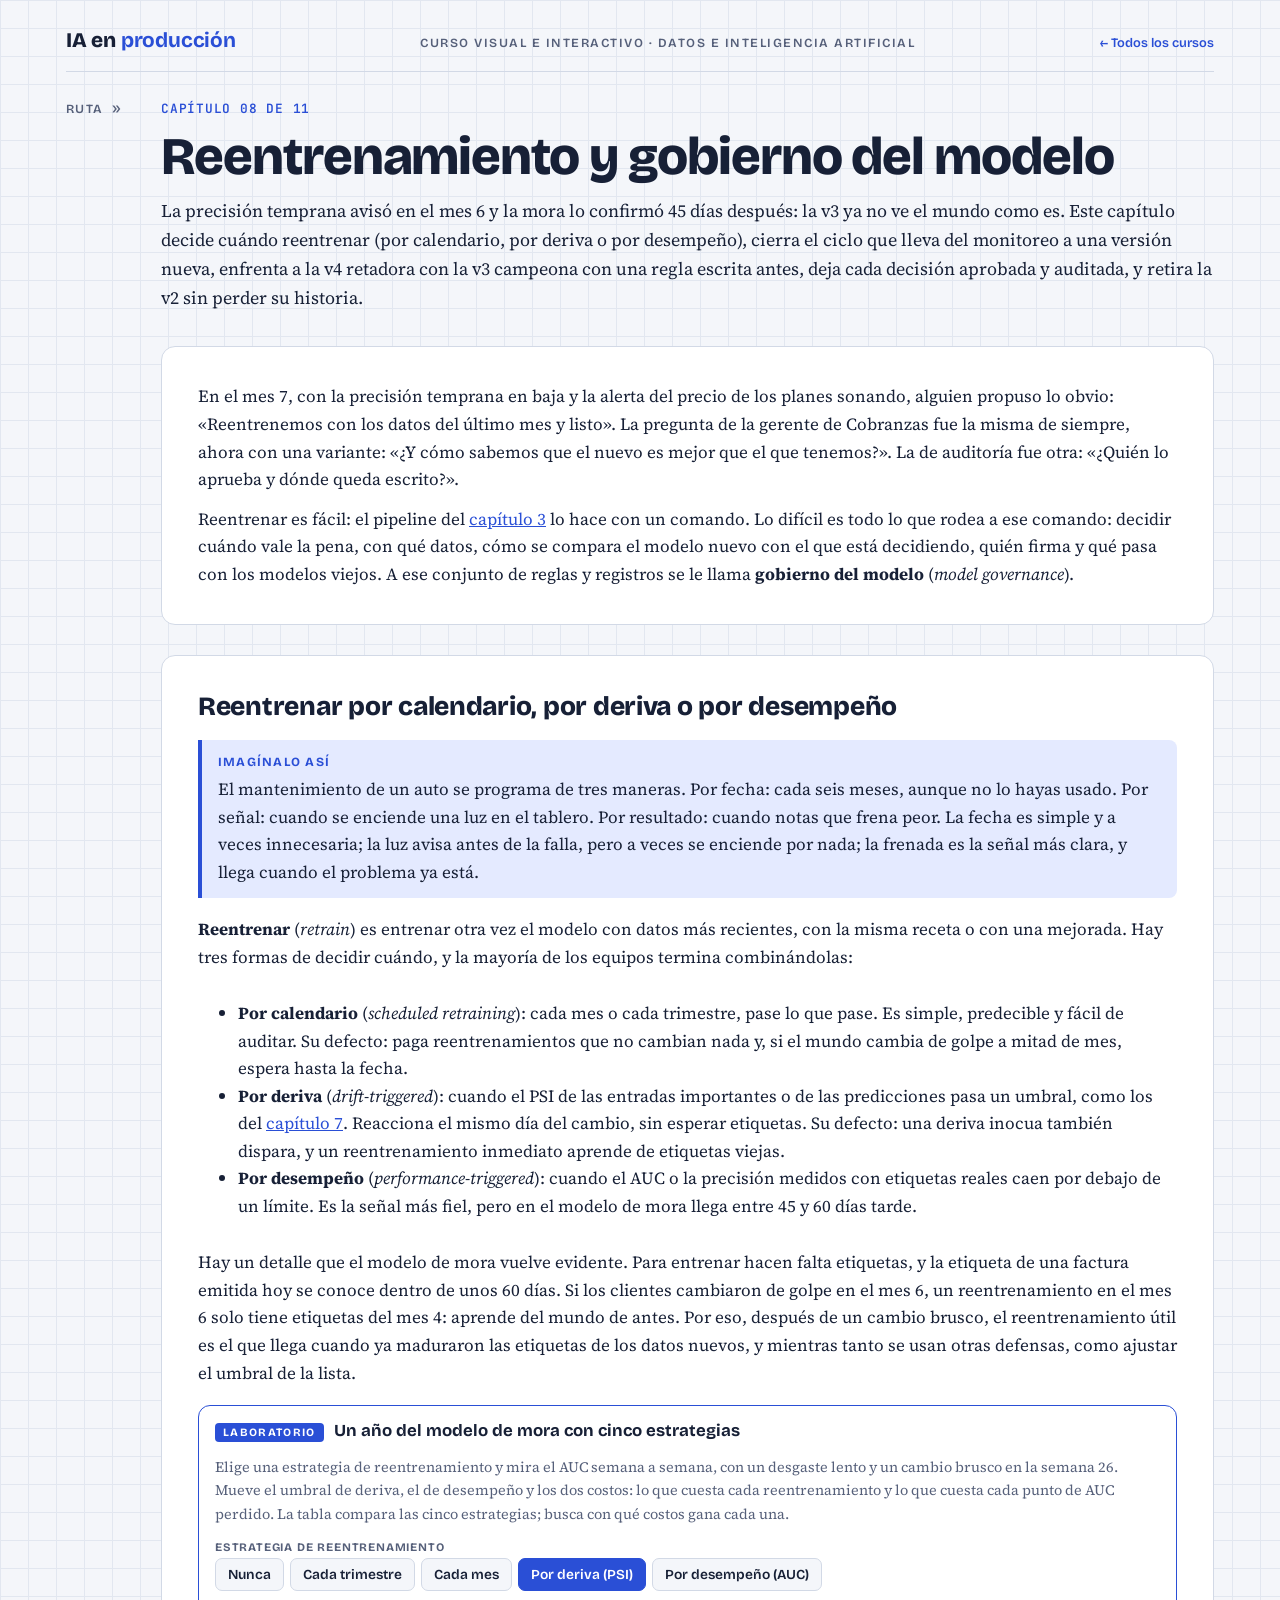
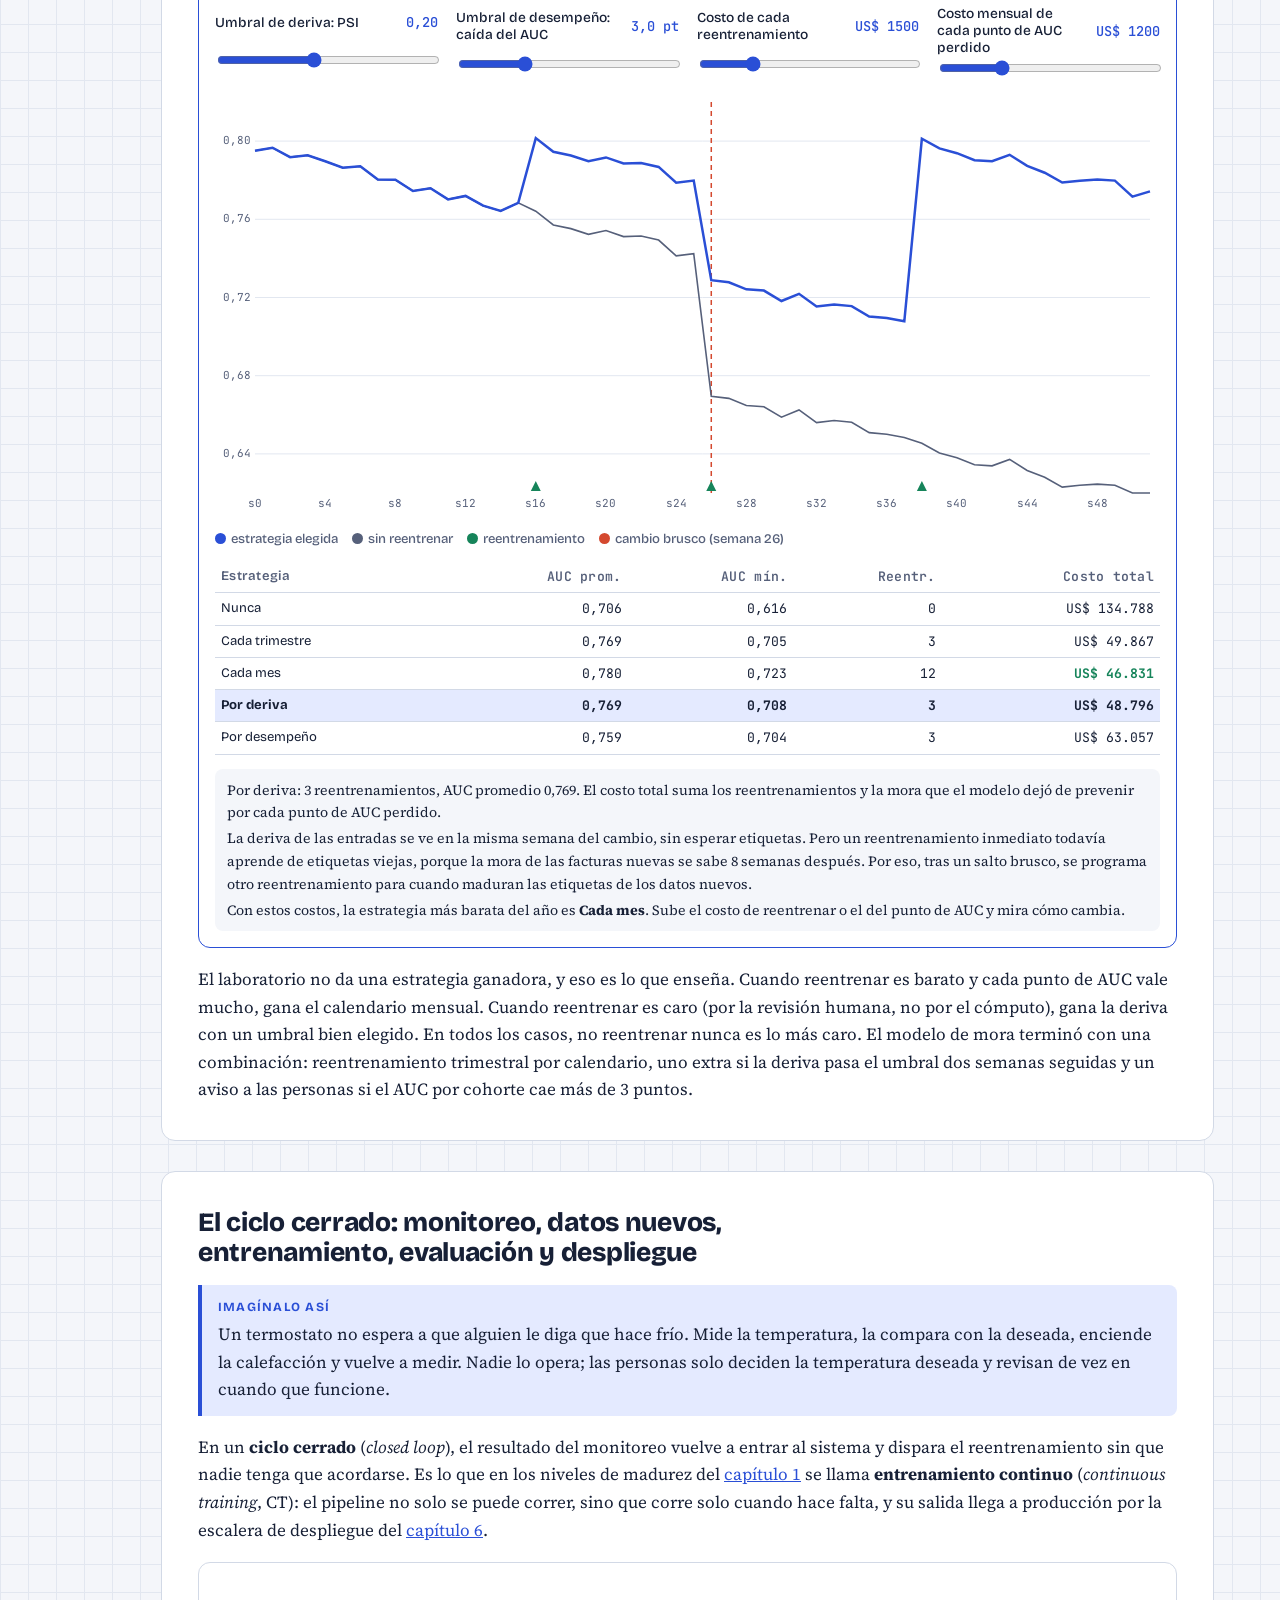
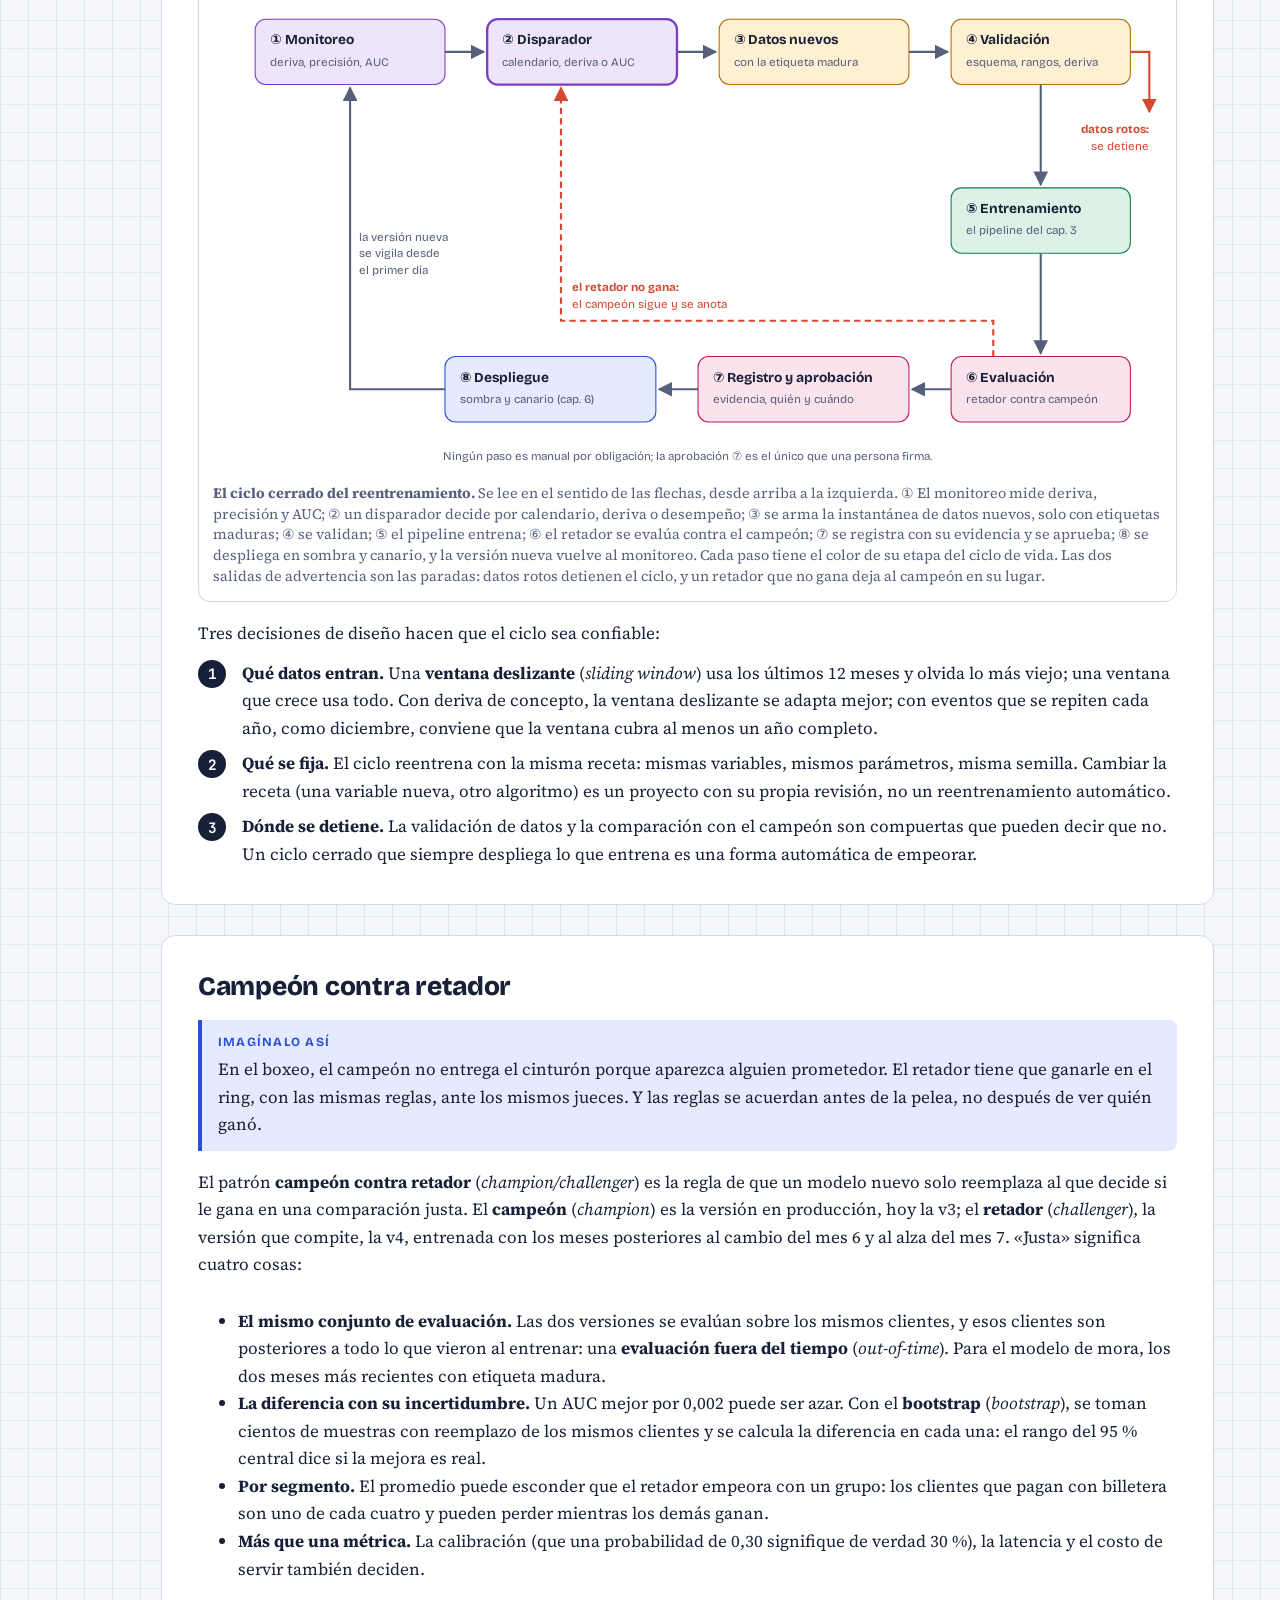
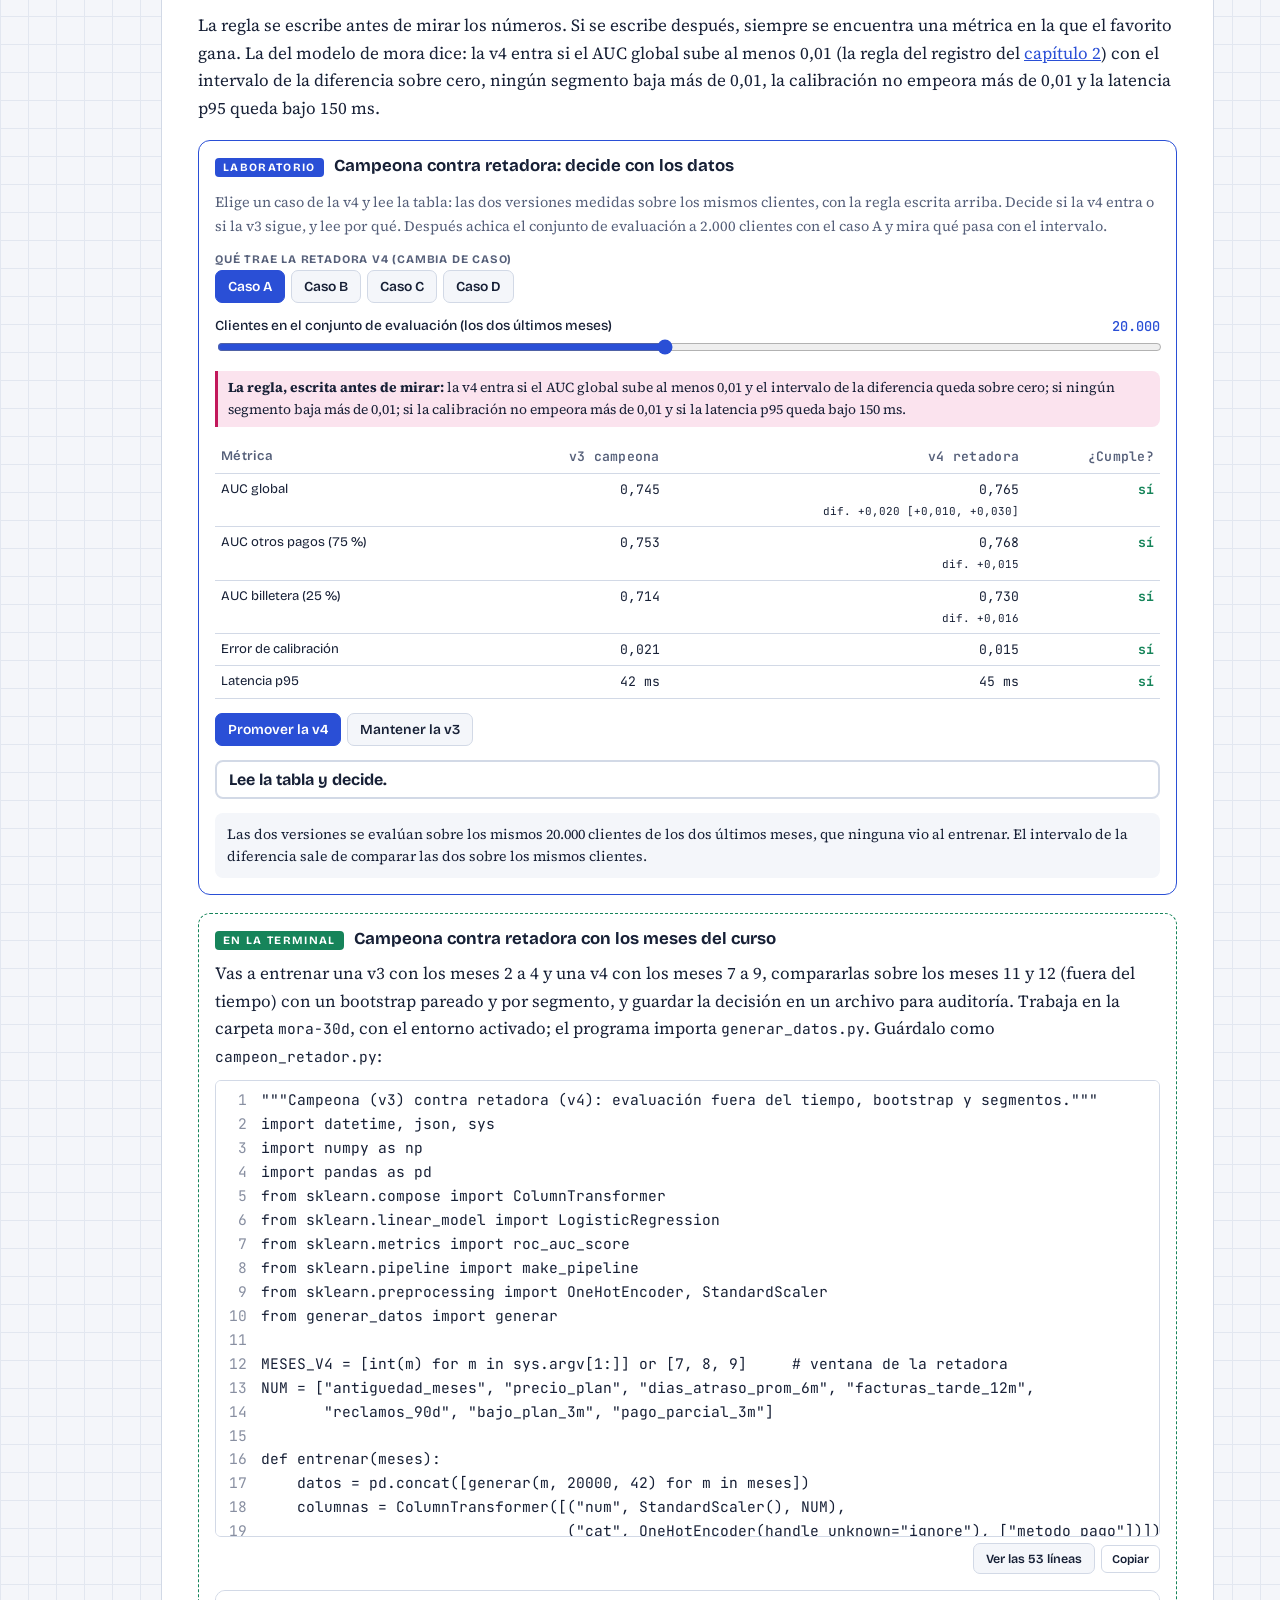
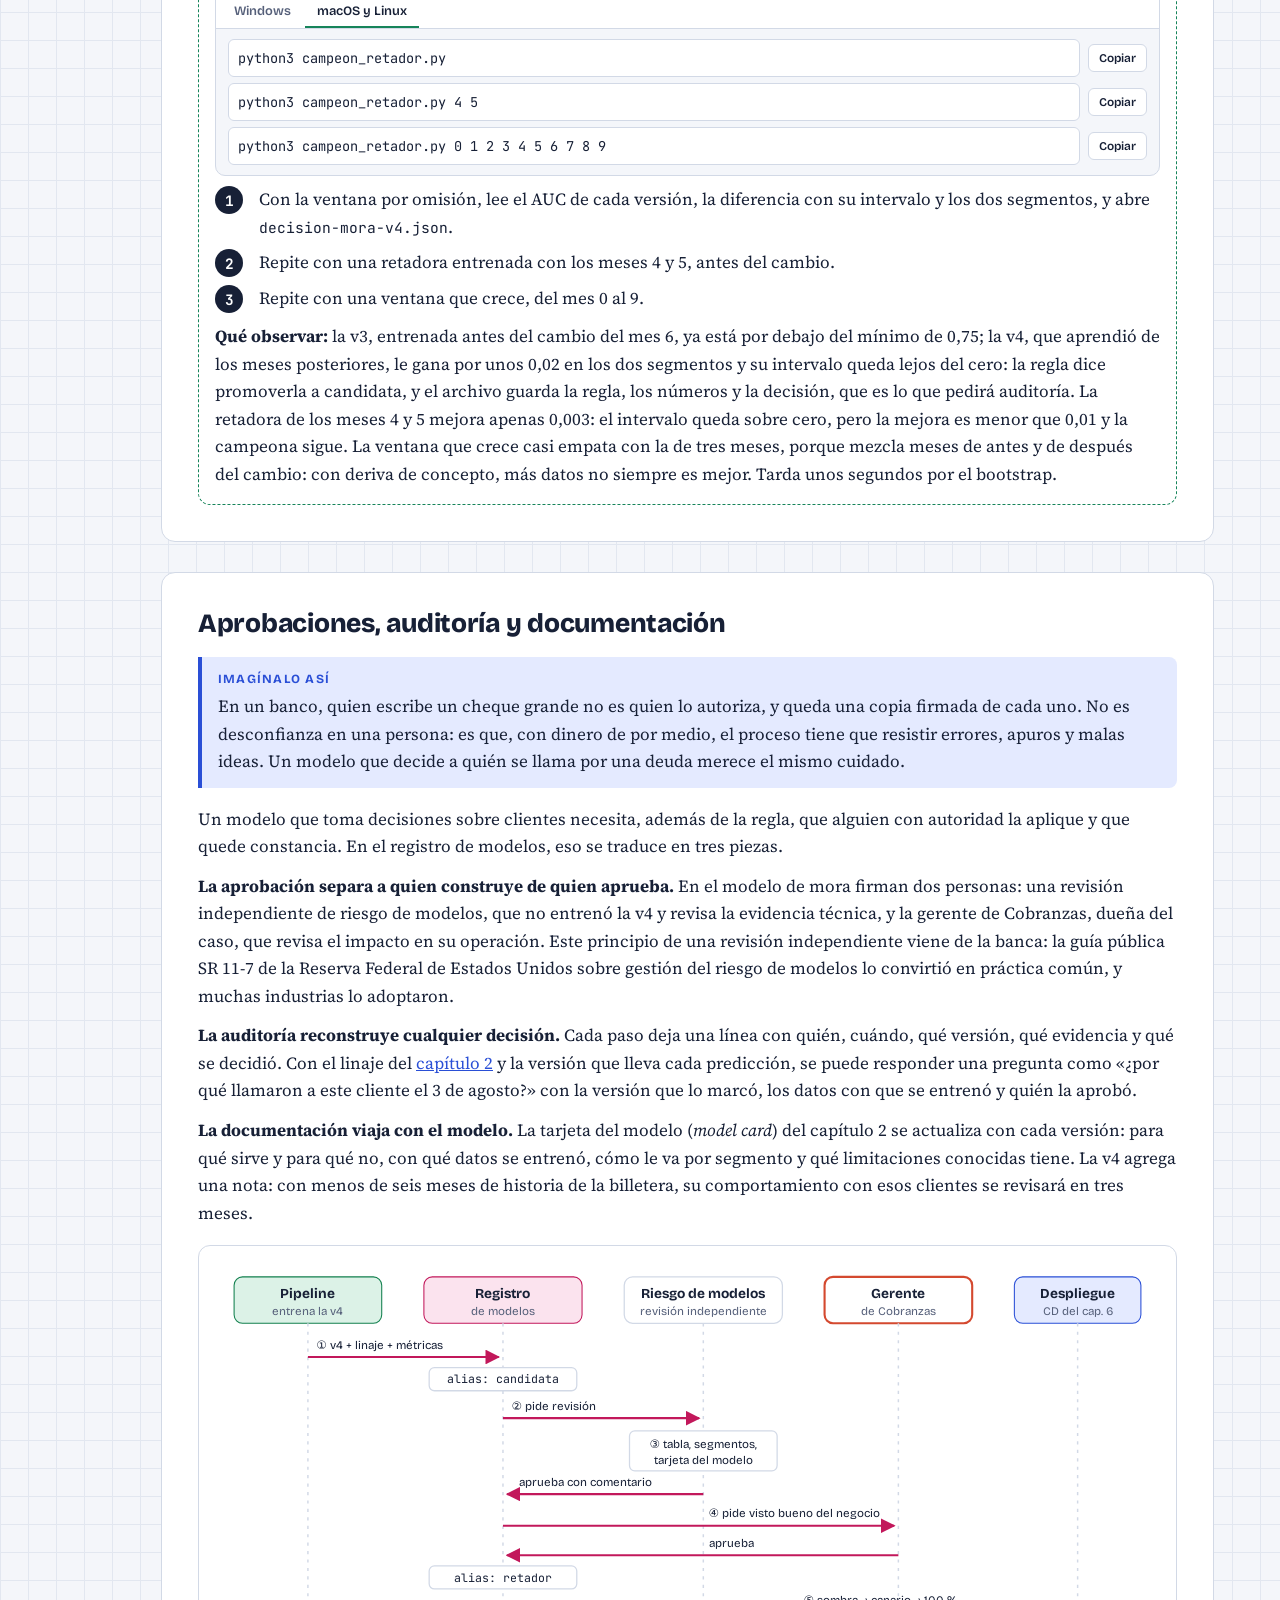
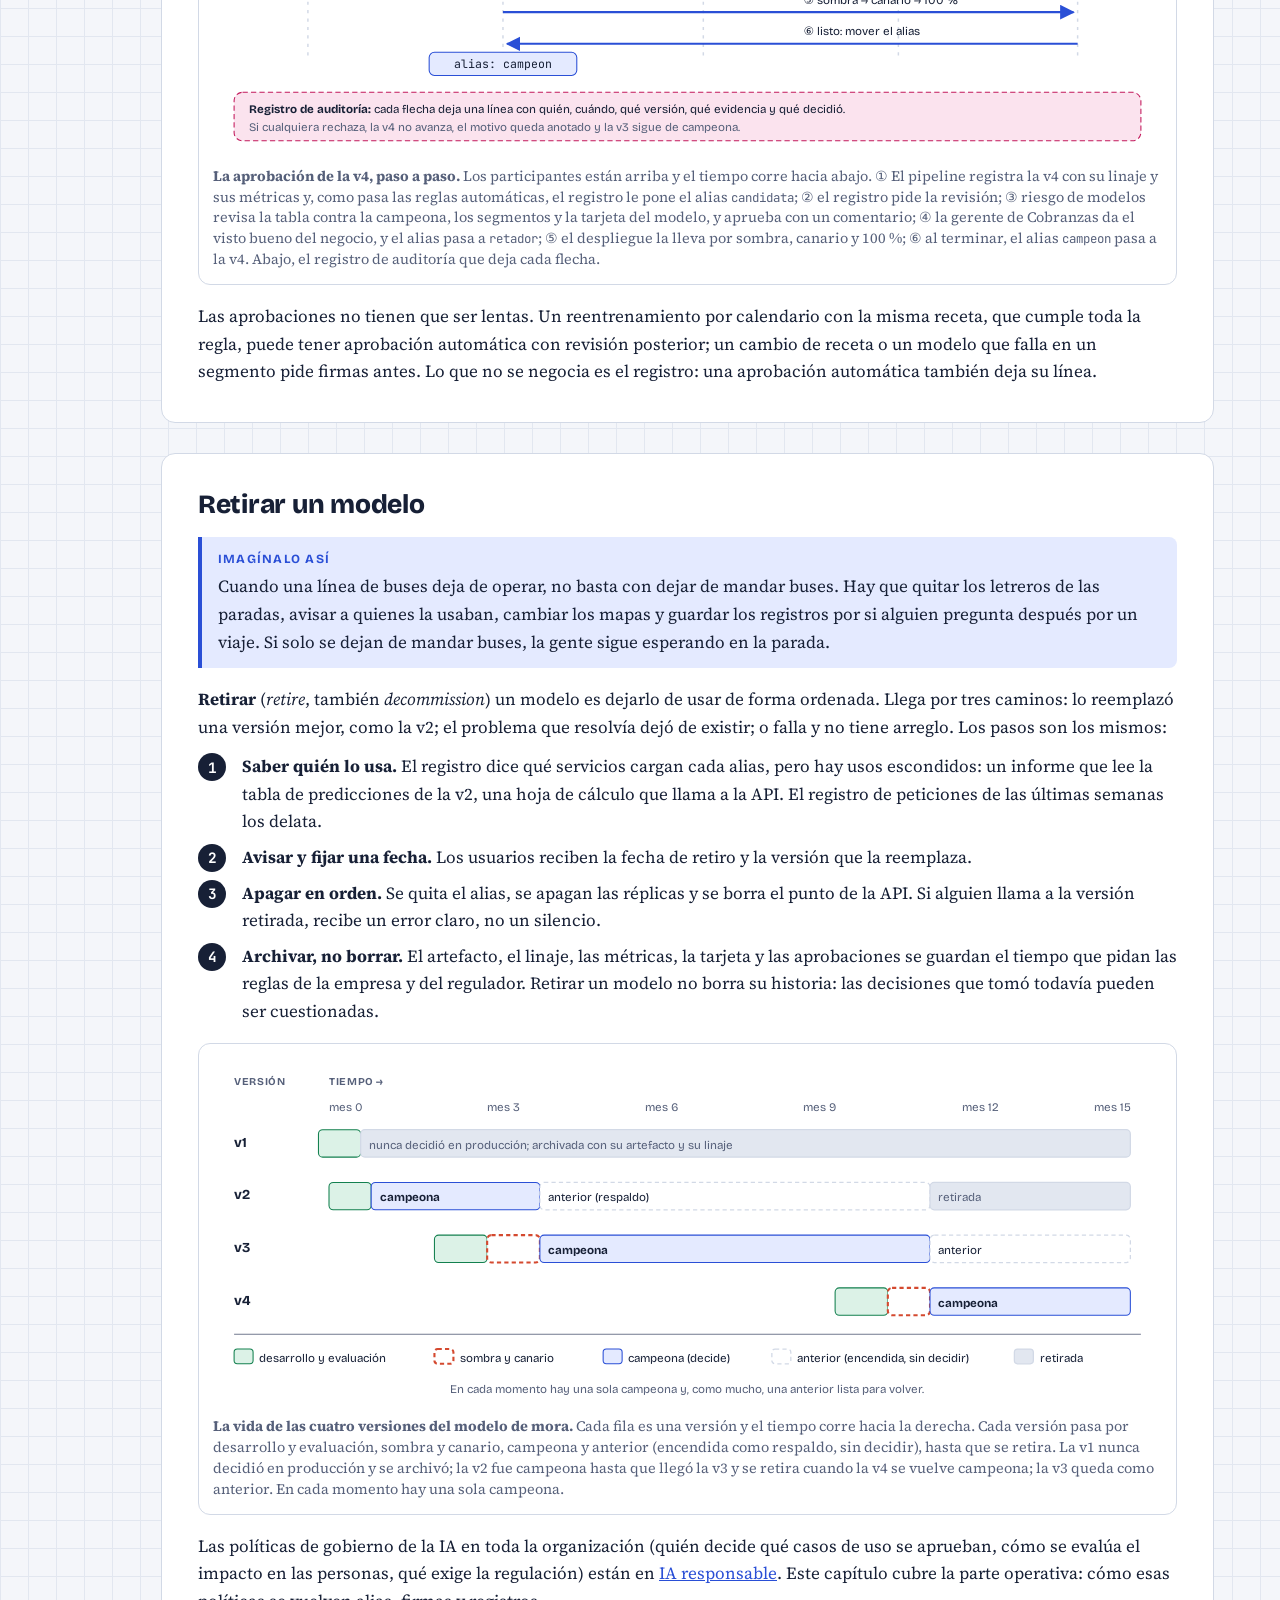
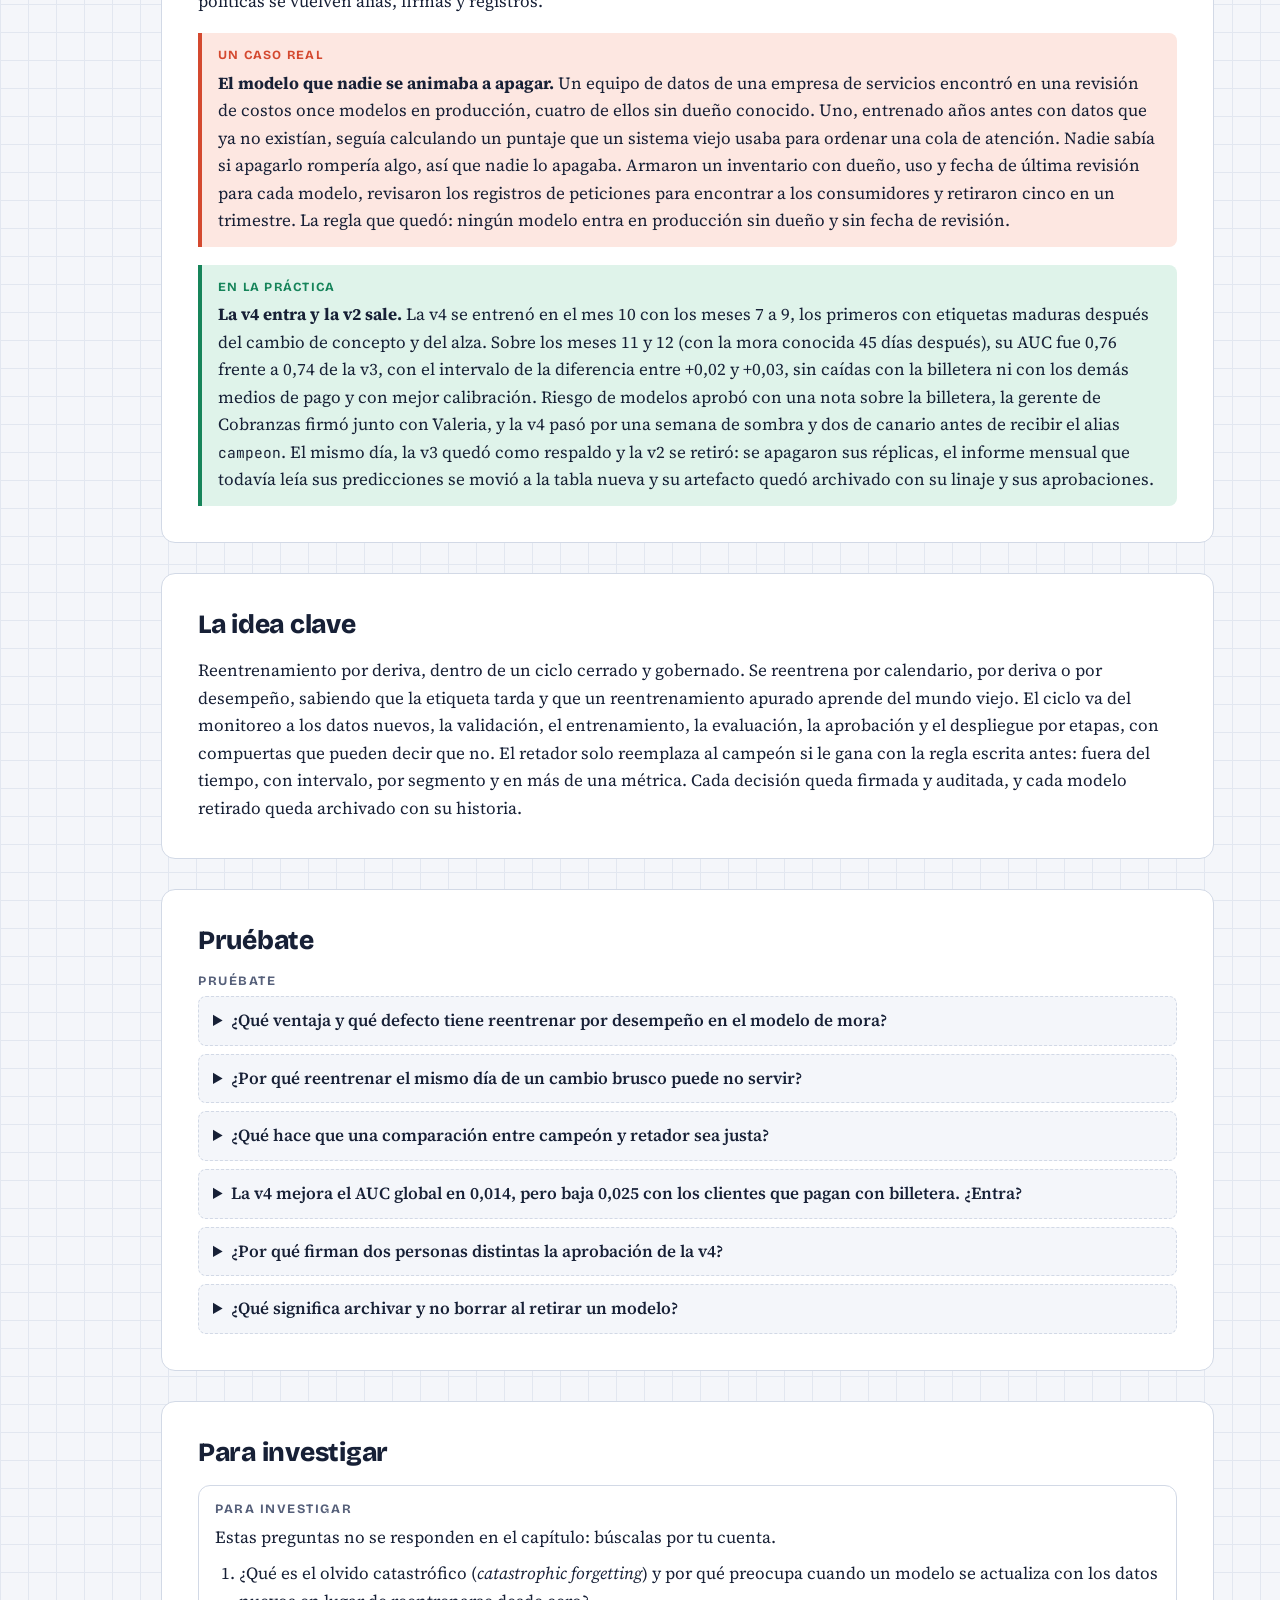
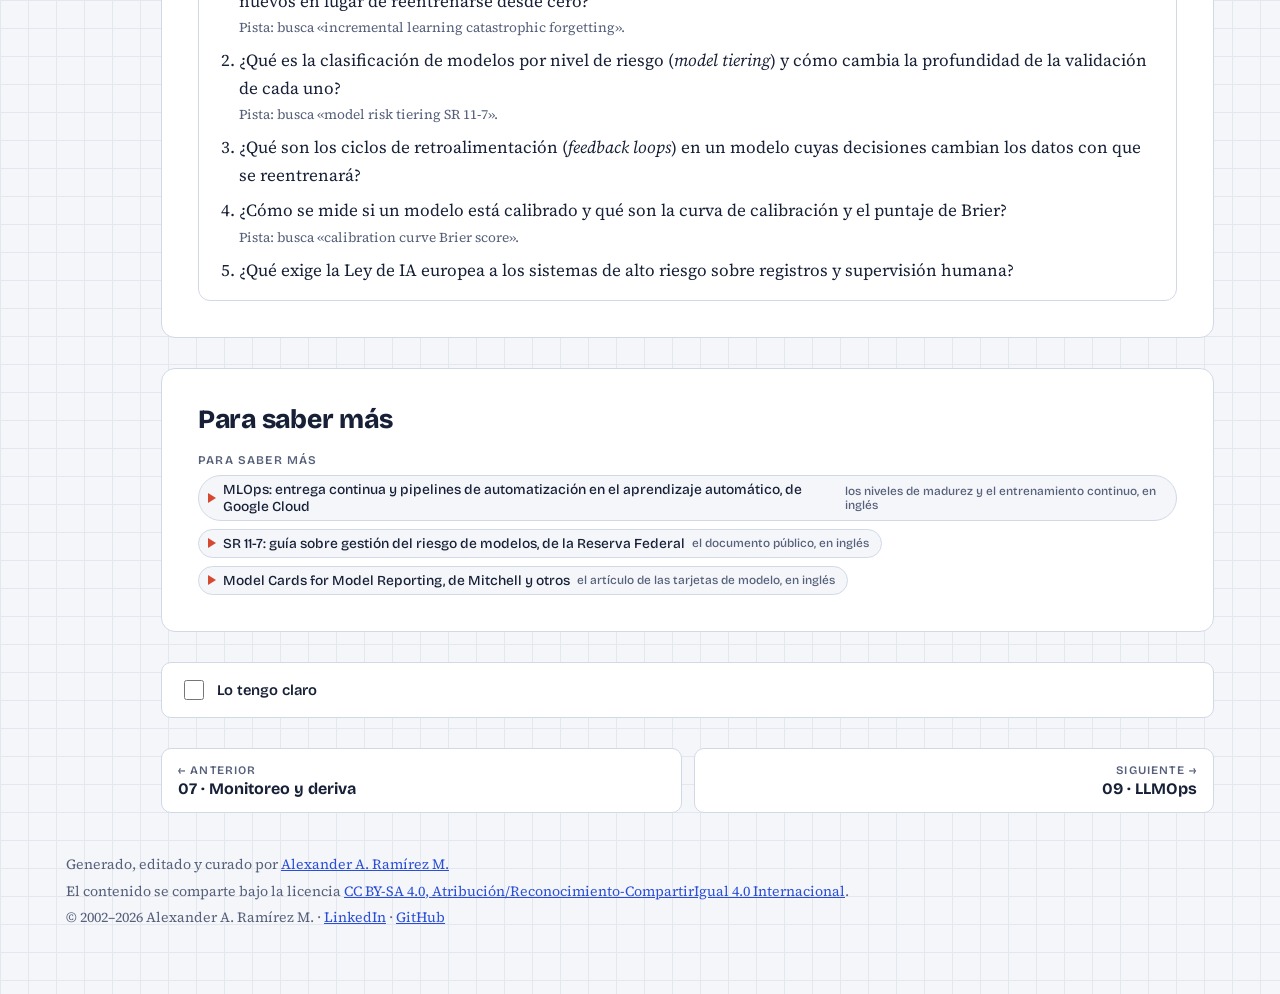
<file: 08-reentrenamiento.html>
<!doctype html>
<html lang="es">
<head>
<!-- Google Tag Manager -->
<script>(function(w,d,s,l,i){w[l]=w[l]||[];w[l].push({'gtm.start':
new Date().getTime(),event:'gtm.js'});var f=d.getElementsByTagName(s)[0],
j=d.createElement(s),dl=l!='dataLayer'?'&l='+l:'';j.async=true;j.src=
'https://www.googletagmanager.com/gtm.js?id='+i+dl;f.parentNode.insertBefore(j,f);
})(window,document,'script','dataLayer','GTM-KX76XF8R');</script>
<!-- End Google Tag Manager -->
<meta charset="utf-8">
<meta name="viewport" content="width=device-width, initial-scale=1, viewport-fit=cover">
<title>Reentrenamiento · IA en producción (MLOps) · IA en producción (MLOps)</title>
<meta name="claude:viewport-fit-sides" content="cover">
<meta name="description" content="Lo que pasa después del cuaderno: versionar, entrenar de forma reproducible, servir, desplegar y vigilar modelos de aprendizaje automático y de lenguaje en producción.">
<link rel="preconnect" href="https://fonts.googleapis.com">
<link rel="preconnect" href="https://fonts.gstatic.com" crossorigin>
<link rel="stylesheet" href="https://fonts.googleapis.com/css2?family=Bricolage+Grotesque:opsz,wght@12..96,500;12..96,700;12..96,800&family=JetBrains+Mono:wght@400;600&family=Source+Serif+4:ital,opsz,wght@0,8..60,400;0,8..60,600;1,8..60,400;1,8..60,600&display=swap">
<link rel="stylesheet" href="assets/style.css">
</head>
<body>
<!-- Google Tag Manager (noscript) -->
<noscript><iframe src="https://www.googletagmanager.com/ns.html?id=GTM-KX76XF8R"
height="0" width="0" style="display:none;visibility:hidden"></iframe></noscript>
<!-- End Google Tag Manager (noscript) -->
<div class="wrap" data-page="reentrenamiento">
<header class="topbar"><a class="brand" href="index.html">IA en <b>producción</b></a><span class="eyebrow">Curso visual e interactivo · Datos e inteligencia artificial</span><a class="al-sitio" href="https://aaramirez.github.io/">← Todos los cursos</a></header>
<div class="layout">
<nav class="toc" id="toc" aria-label="Ruta de aprendizaje"></nav>
<main>
<header class="page-head"><span class="num">CAPÍTULO 08 DE 11</span><h1>Reentrenamiento y gobierno del modelo</h1><p class="lede">La precisión temprana avisó en el mes 6 y la mora lo confirmó 45 días después: la v3 ya no ve el mundo como es. Este capítulo decide cuándo reentrenar (por calendario, por deriva o por desempeño), cierra el ciclo que lleva del monitoreo a una versión nueva, enfrenta a la v4 retadora con la v3 campeona con una regla escrita antes, deja cada decisión aprobada y auditada, y retira la v2 sin perder su historia.</p></header>
<section><div class="prose"><p>En el mes 7, con la precisión temprana en baja y la alerta del precio de los planes sonando, alguien propuso lo obvio: «Reentrenemos con los datos del último mes y listo». La pregunta de la gerente de Cobranzas fue la misma de siempre, ahora con una variante: «¿Y cómo sabemos que el nuevo es mejor que el que tenemos?». La de auditoría fue otra: «¿Quién lo aprueba y dónde queda escrito?».</p><p>Reentrenar es fácil: el pipeline del <a href="03-entrenamiento-reproducible.html">capítulo 3</a> lo hace con un comando. Lo difícil es todo lo que rodea a ese comando: decidir cuándo vale la pena, con qué datos, cómo se compara el modelo nuevo con el que está decidiendo, quién firma y qué pasa con los modelos viejos. A ese conjunto de reglas y registros se le llama <b>gobierno del modelo</b> (<i>model governance</i>).</p></div></section>
<section><h2>Reentrenar por calendario, por deriva o por desempeño</h2><div class="analogia"><b>Imagínalo así</b><p>El mantenimiento de un auto se programa de tres maneras. Por fecha: cada seis meses, aunque no lo hayas usado. Por señal: cuando se enciende una luz en el tablero. Por resultado: cuando notas que frena peor. La fecha es simple y a veces innecesaria; la luz avisa antes de la falla, pero a veces se enciende por nada; la frenada es la señal más clara, y llega cuando el problema ya está.</p></div><div class="prose"><p><b>Reentrenar</b> (<i>retrain</i>) es entrenar otra vez el modelo con datos más recientes, con la misma receta o con una mejorada. Hay tres formas de decidir cuándo, y la mayoría de los equipos termina combinándolas:</p><ul><li><b>Por calendario</b> (<i>scheduled retraining</i>): cada mes o cada trimestre, pase lo que pase. Es simple, predecible y fácil de auditar. Su defecto: paga reentrenamientos que no cambian nada y, si el mundo cambia de golpe a mitad de mes, espera hasta la fecha.</li><li><b>Por deriva</b> (<i>drift-triggered</i>): cuando el PSI de las entradas importantes o de las predicciones pasa un umbral, como los del <a href="07-monitoreo.html">capítulo 7</a>. Reacciona el mismo día del cambio, sin esperar etiquetas. Su defecto: una deriva inocua también dispara, y un reentrenamiento inmediato aprende de etiquetas viejas.</li><li><b>Por desempeño</b> (<i>performance-triggered</i>): cuando el AUC o la precisión medidos con etiquetas reales caen por debajo de un límite. Es la señal más fiel, pero en el modelo de mora llega entre 45 y 60 días tarde.</li></ul><p>Hay un detalle que el modelo de mora vuelve evidente. Para entrenar hacen falta etiquetas, y la etiqueta de una factura emitida hoy se conoce dentro de unos 60 días. Si los clientes cambiaron de golpe en el mes 6, un reentrenamiento en el mes 6 solo tiene etiquetas del mes 4: aprende del mundo de antes. Por eso, después de un cambio brusco, el reentrenamiento útil es el que llega cuando ya maduraron las etiquetas de los datos nuevos, y mientras tanto se usan otras defensas, como ajustar el umbral de la lista.</p></div><div class="lab" id="08-lab-1"><div class="lab-title"><span class="tag">Laboratorio</span><h3>Un año del modelo de mora con cinco estrategias</h3></div><p class="hint">Elige una estrategia de reentrenamiento y mira el AUC semana a semana, con un desgaste lento y un cambio brusco en la semana 26. Mueve el umbral de deriva, el de desempeño y los dos costos: lo que cuesta cada reentrenamiento y lo que cuesta cada punto de AUC perdido. La tabla compara las cinco estrategias; busca con qué costos gana cada una.</p><style>
[id="08-lab-1"] .c8l1-g{display:grid;gap:4px}
[id="08-lab-1"] .c8l1-g>span{font:700 .72rem var(--f-display);letter-spacing:.07em;text-transform:uppercase;color:var(--muted)}
[id="08-lab-1"] table{width:100%;border-collapse:collapse;font-size:.82rem}
[id="08-lab-1"] th,[id="08-lab-1"] td{padding:5px 6px}
[id="08-lab-1"] td{font-family:var(--f-mono);font-variant-numeric:tabular-nums;text-align:right}
[id="08-lab-1"] td:first-child{font-family:var(--f-display);text-align:left}
[id="08-lab-1"] tr.sel td{background:var(--accent-soft);font-weight:700}
[id="08-lab-1"] tr.mejor td:last-child{color:var(--good);font-weight:700}
</style>
<div class="c8l1-g"><span>Estrategia de reentrenamiento</span>
<div class="btns" role="group" aria-label="Estrategia">
  <button type="button" data-e="nunca" aria-pressed="false">Nunca</button>
  <button type="button" data-e="trim" aria-pressed="false">Cada trimestre</button>
  <button type="button" data-e="mes" aria-pressed="false">Cada mes</button>
  <button type="button" data-e="deriva" aria-pressed="true">Por deriva (PSI)</button>
  <button type="button" data-e="desemp" aria-pressed="false">Por desempeño (AUC)</button>
</div></div>
<div class="ctls">
  <label class="ctl">Umbral de deriva: PSI <output id="c8l1-psi-o"></output>
    <input id="c8l1-psi" type="range" min="0.05" max="0.4" step="0.01" value="0.2"></label>
  <label class="ctl">Umbral de desempeño: caída del AUC <output id="c8l1-auc-o"></output>
    <input id="c8l1-auc" type="range" min="1" max="8" step="0.5" value="3"></label>
  <label class="ctl">Costo de cada reentrenamiento <output id="c8l1-cr-o"></output>
    <input id="c8l1-cr" type="range" min="200" max="6000" step="100" value="1500"></label>
  <label class="ctl">Costo mensual de cada punto de AUC perdido <output id="c8l1-cp-o"></output>
    <input id="c8l1-cp" type="range" min="200" max="4000" step="100" value="1200"></label>
</div>
<canvas id="c8l1-c" role="img" aria-label="AUC semanal del modelo de mora durante un año con la estrategia elegida, comparado con no reentrenar nunca; los triángulos marcan cada reentrenamiento y la línea vertical, el cambio brusco de la semana 26"></canvas>
<div class="legend"><span><i style="background:var(--accent)"></i>estrategia elegida</span><span><i style="background:var(--muted)"></i>sin reentrenar</span><span><i style="background:var(--good)"></i>reentrenamiento</span><span><i style="background:var(--warm)"></i>cambio brusco (semana 26)</span></div>
<div class="tbl"><table aria-label="Comparación de estrategias en el año">
<thead><tr><th>Estrategia</th><th class="num">AUC prom.</th><th class="num">AUC mín.</th><th class="num">Reentr.</th><th class="num">Costo total</th></tr></thead>
<tbody id="c8l1-tb"></tbody></table></div>
<div class="readout texto" id="c8l1-out" aria-live="polite"></div></div><div class="prose"><p>El laboratorio no da una estrategia ganadora, y eso es lo que enseña. Cuando reentrenar es barato y cada punto de AUC vale mucho, gana el calendario mensual. Cuando reentrenar es caro (por la revisión humana, no por el cómputo), gana la deriva con un umbral bien elegido. En todos los casos, no reentrenar nunca es lo más caro. El modelo de mora terminó con una combinación: reentrenamiento trimestral por calendario, uno extra si la deriva pasa el umbral dos semanas seguidas y un aviso a las personas si el AUC por cohorte cae más de 3 puntos.</p></div></section>
<section><h2>El ciclo cerrado: monitoreo, datos nuevos, entrenamiento, evaluación y despliegue</h2><div class="analogia"><b>Imagínalo así</b><p>Un termostato no espera a que alguien le diga que hace frío. Mide la temperatura, la compara con la deseada, enciende la calefacción y vuelve a medir. Nadie lo opera; las personas solo deciden la temperatura deseada y revisan de vez en cuando que funcione.</p></div><div class="prose"><p>En un <b>ciclo cerrado</b> (<i>closed loop</i>), el resultado del monitoreo vuelve a entrar al sistema y dispara el reentrenamiento sin que nadie tenga que acordarse. Es lo que en los niveles de madurez del <a href="01-por-que-falla.html">capítulo 1</a> se llama <b>entrenamiento continuo</b> (<i>continuous training</i>, CT): el pipeline no solo se puede correr, sino que corre solo cuando hace falta, y su salida llega a producción por la escalera de despliegue del <a href="06-desplegar-modelos.html">capítulo 6</a>.</p></div><figure class="fig fig-esquema" id="08-diagrama-1"><div class="lienzo"><svg viewBox="0 0 900 470" style="min-width:720px" role="img" aria-label="El ciclo cerrado del reentrenamiento en ocho pasos: monitoreo, disparador por calendario, deriva o desempeño, datos nuevos con etiqueta madura, validación de datos, entrenamiento en el pipeline, evaluación del retador contra el campeón, registro y aprobación, y despliegue en sombra y canario, que vuelve al monitoreo; dos salidas: si la validación falla se detiene, y si el retador no gana el campeón sigue">
<defs>
<marker id="c8d1-m" viewBox="0 0 10 10" refX="9" refY="5" markerWidth="7" markerHeight="7" orient="auto-start-reverse"><path d="M0 0L10 5L0 10z" class="fl-muted"/></marker>
<marker id="c8d1-w" viewBox="0 0 10 10" refX="9" refY="5" markerWidth="7" markerHeight="7" orient="auto-start-reverse"><path d="M0 0L10 5L0 10z" class="k-warm"/></marker>
</defs>
<rect x="40" y="40" width="180" height="62" rx="10" class="c-tra"/>
<text x="54" y="64" class="t t-b">① Monitoreo</text><text x="54" y="84" class="t t-s t-m">deriva, precisión, AUC</text>
<rect x="260" y="40" width="180" height="62" rx="10" class="c-tra" style="stroke-width:2.2"/>
<text x="274" y="64" class="t t-b">② Disparador</text><text x="274" y="84" class="t t-s t-m">calendario, deriva o AUC</text>
<rect x="480" y="40" width="180" height="62" rx="10" class="c-fis"/>
<text x="494" y="64" class="t t-b">③ Datos nuevos</text><text x="494" y="84" class="t t-s t-m">con la etiqueta madura</text>
<rect x="700" y="40" width="170" height="62" rx="10" class="c-fis"/>
<text x="714" y="64" class="t t-b">④ Validación</text><text x="714" y="84" class="t t-s t-m">esquema, rangos, deriva</text>
<rect x="700" y="200" width="170" height="62" rx="10" class="c-enl"/>
<text x="714" y="224" class="t t-b">⑤ Entrenamiento</text><text x="714" y="244" class="t t-s t-m">el pipeline del cap. 3</text>
<rect x="700" y="360" width="170" height="62" rx="10" class="c-apl"/>
<text x="714" y="384" class="t t-b">⑥ Evaluación</text><text x="714" y="404" class="t t-s t-m">retador contra campeón</text>
<rect x="460" y="360" width="200" height="62" rx="10" class="c-apl"/>
<text x="474" y="384" class="t t-b">⑦ Registro y aprobación</text><text x="474" y="404" class="t t-s t-m">evidencia, quién y cuándo</text>
<rect x="220" y="360" width="200" height="62" rx="10" class="c-red"/>
<text x="234" y="384" class="t t-b">⑧ Despliegue</text><text x="234" y="404" class="t t-s t-m">sombra y canario (cap. 6)</text>
<path d="M220 71 H257" class="ln" style="stroke-width:2" marker-end="url(#c8d1-m)"/>
<path d="M440 71 H477" class="ln" style="stroke-width:2" marker-end="url(#c8d1-m)"/>
<path d="M660 71 H697" class="ln" style="stroke-width:2" marker-end="url(#c8d1-m)"/>
<path d="M785 102 V197" class="ln" style="stroke-width:2" marker-end="url(#c8d1-m)"/>
<path d="M785 262 V357" class="ln" style="stroke-width:2" marker-end="url(#c8d1-m)"/>
<path d="M700 391 H663" class="ln" style="stroke-width:2" marker-end="url(#c8d1-m)"/>
<path d="M460 391 H423" class="ln" style="stroke-width:2" marker-end="url(#c8d1-m)"/>
<path d="M220 391 H130 V105" class="ln" style="stroke-width:2" marker-end="url(#c8d1-m)"/>
<text x="138" y="250" class="t t-s t-m">la versión nueva</text><text x="138" y="266" class="t t-s t-m">se vigila desde</text><text x="138" y="282" class="t t-s t-m">el primer día</text>
<path d="M870 71 H888 V128" class="ln s-warm" style="stroke-width:2" marker-end="url(#c8d1-w)"/>
<text x="888" y="148" class="t t-s t-b k-warm" text-anchor="end">datos rotos:</text>
<text x="888" y="164" class="t t-s k-warm" text-anchor="end">se detiene</text>
<path d="M740 360 V326 H330 V105" class="ln s-warm" style="stroke-width:2;stroke-dasharray:6 4" marker-end="url(#c8d1-w)"/>
<text x="340" y="298" class="t t-s t-b k-warm">el retador no gana:</text>
<text x="340" y="314" class="t t-s k-warm">el campeón sigue y se anota</text>
<text x="450" y="458" class="t t-s t-m" text-anchor="middle">Ningún paso es manual por obligación; la aprobación ⑦ es el único que una persona firma.</text>
</svg></div><figcaption><b>El ciclo cerrado del reentrenamiento.</b> Se lee en el sentido de las flechas, desde arriba a la izquierda. ① El monitoreo mide deriva, precisión y AUC; ② un disparador decide por calendario, deriva o desempeño; ③ se arma la instantánea de datos nuevos, solo con etiquetas maduras; ④ se validan; ⑤ el pipeline entrena; ⑥ el retador se evalúa contra el campeón; ⑦ se registra con su evidencia y se aprueba; ⑧ se despliega en sombra y canario, y la versión nueva vuelve al monitoreo. Cada paso tiene el color de su etapa del ciclo de vida. Las dos salidas de advertencia son las paradas: datos rotos detienen el ciclo, y un retador que no gana deja al campeón en su lugar.</figcaption></figure><div class="prose"><p>Tres decisiones de diseño hacen que el ciclo sea confiable:</p><ol class="steps"><li><span><b>Qué datos entran.</b> Una <b>ventana deslizante</b> (<i>sliding window</i>) usa los últimos 12 meses y olvida lo más viejo; una ventana que crece usa todo. Con deriva de concepto, la ventana deslizante se adapta mejor; con eventos que se repiten cada año, como diciembre, conviene que la ventana cubra al menos un año completo.</span></li><li><span><b>Qué se fija.</b> El ciclo reentrena con la misma receta: mismas variables, mismos parámetros, misma semilla. Cambiar la receta (una variable nueva, otro algoritmo) es un proyecto con su propia revisión, no un reentrenamiento automático.</span></li><li><span><b>Dónde se detiene.</b> La validación de datos y la comparación con el campeón son compuertas que pueden decir que no. Un ciclo cerrado que siempre despliega lo que entrena es una forma automática de empeorar.</span></li></ol></div></section>
<section><h2>Campeón contra retador</h2><div class="analogia"><b>Imagínalo así</b><p>En el boxeo, el campeón no entrega el cinturón porque aparezca alguien prometedor. El retador tiene que ganarle en el ring, con las mismas reglas, ante los mismos jueces. Y las reglas se acuerdan antes de la pelea, no después de ver quién ganó.</p></div><div class="prose"><p>El patrón <b>campeón contra retador</b> (<i>champion/challenger</i>) es la regla de que un modelo nuevo solo reemplaza al que decide si le gana en una comparación justa. El <b>campeón</b> (<i>champion</i>) es la versión en producción, hoy la v3; el <b>retador</b> (<i>challenger</i>), la versión que compite, la v4, entrenada con los meses posteriores al cambio del mes 6 y al alza del mes 7. «Justa» significa cuatro cosas:</p><ul><li><b>El mismo conjunto de evaluación.</b> Las dos versiones se evalúan sobre los mismos clientes, y esos clientes son posteriores a todo lo que vieron al entrenar: una <b>evaluación fuera del tiempo</b> (<i>out-of-time</i>). Para el modelo de mora, los dos meses más recientes con etiqueta madura.</li><li><b>La diferencia con su incertidumbre.</b> Un AUC mejor por 0,002 puede ser azar. Con el <b>bootstrap</b> (<i>bootstrap</i>), se toman cientos de muestras con reemplazo de los mismos clientes y se calcula la diferencia en cada una: el rango del 95 % central dice si la mejora es real.</li><li><b>Por segmento.</b> El promedio puede esconder que el retador empeora con un grupo: los clientes que pagan con billetera son uno de cada cuatro y pueden perder mientras los demás ganan.</li><li><b>Más que una métrica.</b> La calibración (que una probabilidad de 0,30 signifique de verdad 30 %), la latencia y el costo de servir también deciden.</li></ul><p>La regla se escribe antes de mirar los números. Si se escribe después, siempre se encuentra una métrica en la que el favorito gana. La del modelo de mora dice: la v4 entra si el AUC global sube al menos 0,01 (la regla del registro del <a href="02-versionar.html">capítulo 2</a>) con el intervalo de la diferencia sobre cero, ningún segmento baja más de 0,01, la calibración no empeora más de 0,01 y la latencia p95 queda bajo 150 ms.</p></div><div class="lab" id="08-lab-2"><div class="lab-title"><span class="tag">Laboratorio</span><h3>Campeona contra retadora: decide con los datos</h3></div><p class="hint">Elige un caso de la v4 y lee la tabla: las dos versiones medidas sobre los mismos clientes, con la regla escrita arriba. Decide si la v4 entra o si la v3 sigue, y lee por qué. Después achica el conjunto de evaluación a 2.000 clientes con el caso A y mira qué pasa con el intervalo.</p><style>
[id="08-lab-2"] .c8l2-g{display:grid;gap:4px}
[id="08-lab-2"] .c8l2-g>span{font:700 .72rem var(--f-display);letter-spacing:.07em;text-transform:uppercase;color:var(--muted)}
[id="08-lab-2"] table{width:100%;border-collapse:collapse;font-size:.82rem}
[id="08-lab-2"] th,[id="08-lab-2"] td{padding:5px 6px}
[id="08-lab-2"] td{font-family:var(--f-mono);font-variant-numeric:tabular-nums;text-align:right}
[id="08-lab-2"] td:first-child{font-family:var(--f-display);text-align:left}
[id="08-lab-2"] td.si{color:var(--good);font-weight:700} [id="08-lab-2"] td.no{color:var(--warm);font-weight:700}
[id="08-lab-2"] .c8l2-regla{font-size:.86rem;border-left:3px solid var(--c-apl);padding:6px 10px;background:var(--c-apl-s);border-radius:0 8px 8px 0}
[id="08-lab-2"] .c8l2-ver{font:700 1rem var(--f-display);padding:8px 12px;border-radius:8px;border:2px solid var(--line)}
[id="08-lab-2"] .c8l2-ver.si{border-color:var(--good);color:var(--good);background:var(--good-soft)}
[id="08-lab-2"] .c8l2-ver.no{border-color:var(--warm);color:var(--warm);background:var(--warm-soft)}
</style>
<div class="c8l2-g"><span>Qué trae la retadora v4 (cambia de caso)</span>
<div class="btns" role="group" aria-label="Caso de la retadora">
  <button type="button" data-k="todo" aria-pressed="true">Caso A</button>
  <button type="button" data-k="pyme" aria-pressed="false">Caso B</button>
  <button type="button" data-k="ruido" aria-pressed="false">Caso C</button>
  <button type="button" data-k="lenta" aria-pressed="false">Caso D</button>
</div></div>
<div class="ctls">
  <label class="ctl">Clientes en el conjunto de evaluación (los dos últimos meses) <output id="c8l2-n-o"></output>
    <input id="c8l2-n" type="range" min="2000" max="40000" step="1000" value="20000"></label>
</div>
<p class="c8l2-regla"><b>La regla, escrita antes de mirar:</b> la v4 entra si el AUC global sube al menos 0,01 y el intervalo de la diferencia queda sobre cero; si ningún segmento baja más de 0,01; si la calibración no empeora más de 0,01 y si la latencia p95 queda bajo 150 ms.</p>
<div class="tbl"><table aria-label="Campeona contra retadora en el mismo conjunto de evaluación">
<thead><tr><th>Métrica</th><th class="num">v3 campeona</th><th class="num">v4 retadora</th><th class="num">¿Cumple?</th></tr></thead>
<tbody id="c8l2-tb"></tbody></table></div>
<div class="btns">
  <button type="button" class="primary" id="c8l2-si">Promover la v4</button>
  <button type="button" id="c8l2-no">Mantener la v3</button>
</div>
<div class="c8l2-ver" id="c8l2-ver" aria-live="polite">Lee la tabla y decide.</div>
<div class="readout texto" id="c8l2-out" aria-live="polite"></div></div><div class="practica"><div class="practica-title"><span class="tag">En la terminal</span><h3>Campeona contra retadora con los meses del curso</h3></div><p>Vas a entrenar una v3 con los meses 2 a 4 y una v4 con los meses 7 a 9, compararlas sobre los meses 11 y 12 (fuera del tiempo) con un bootstrap pareado y por segmento, y guardar la decisión en un archivo para auditoría. Trabaja en la carpeta <code>mora-30d</code>, con el entorno activado; el programa importa <code>generar_datos.py</code>. Guárdalo como <code>campeon_retador.py</code>:</p><div class="code-copia code-lineas"><pre tabindex="0"><code><span class="ln">"""Campeona (v3) contra retadora (v4): evaluación fuera del tiempo, bootstrap y segmentos."""</span>
<span class="ln">import datetime, json, sys</span>
<span class="ln">import numpy as np</span>
<span class="ln">import pandas as pd</span>
<span class="ln">from sklearn.compose import ColumnTransformer</span>
<span class="ln">from sklearn.linear_model import LogisticRegression</span>
<span class="ln">from sklearn.metrics import roc_auc_score</span>
<span class="ln">from sklearn.pipeline import make_pipeline</span>
<span class="ln">from sklearn.preprocessing import OneHotEncoder, StandardScaler</span>
<span class="ln">from generar_datos import generar</span>
<span class="ln"></span>
<span class="ln">MESES_V4 = [int(m) for m in sys.argv[1:]] or [7, 8, 9]     # ventana de la retadora</span>
<span class="ln">NUM = ["antiguedad_meses", "precio_plan", "dias_atraso_prom_6m", "facturas_tarde_12m",</span>
<span class="ln">       "reclamos_90d", "bajo_plan_3m", "pago_parcial_3m"]</span>
<span class="ln"></span>
<span class="ln">def entrenar(meses):</span>
<span class="ln">    datos = pd.concat([generar(m, 20000, 42) for m in meses])</span>
<span class="ln">    columnas = ColumnTransformer([("num", StandardScaler(), NUM),</span>
<span class="ln">                                  ("cat", OneHotEncoder(handle_unknown="ignore"), ["metodo_pago"])])</span>
<span class="ln">    return make_pipeline(columnas, LogisticRegression(max_iter=2000)).fit(datos, datos.mora_30d)</span>
<span class="ln"></span>
<span class="ln">campeon = entrenar([2, 3, 4])                                # v3, la campeona</span>
<span class="ln">retador = entrenar(MESES_V4)                                 # v4, la retadora</span>
<span class="ln">prueba = pd.concat([generar(m, 20000, 42) for m in (11, 12)])  # fuera del tiempo: ninguna los vio</span>
<span class="ln">y = prueba.mora_30d.to_numpy()</span>
<span class="ln">pc, pr = campeon.predict_proba(prueba)[:, 1], retador.predict_proba(prueba)[:, 1]</span>
<span class="ln"></span>
<span class="ln">rng = np.random.default_rng(0)</span>
<span class="ln">difs = []</span>
<span class="ln">for _ in range(300):                                         # bootstrap pareado: los mismos clientes</span>
<span class="ln">    i = rng.integers(0, len(y), len(y))</span>
<span class="ln">    difs.append(roc_auc_score(y[i], pr[i]) - roc_auc_score(y[i], pc[i]))</span>
<span class="ln">lo, hi = np.percentile(difs, [2.5, 97.5])</span>
<span class="ln">auc_c, auc_r = roc_auc_score(y, pc), roc_auc_score(y, pr)</span>
<span class="ln">print(f"Retadora entrenada con los meses {MESES_V4}")</span>
<span class="ln">print(f"AUC global      v3 {auc_c:.3f}   v4 {auc_r:.3f}   dif. {auc_r - auc_c:+.3f}   IC 95 % [{lo:+.3f}, {hi:+.3f}]")</span>
<span class="ln">segmentos_ok = True</span>
<span class="ln">for nombre, m in (("billetera", prueba.metodo_pago == "billetera"), ("otros pagos", prueba.metodo_pago != "billetera")):</span>
<span class="ln">    m = m.to_numpy()</span>
<span class="ln">    a_c, a_r = roc_auc_score(y[m], pc[m]), roc_auc_score(y[m], pr[m])</span>
<span class="ln">    segmentos_ok &amp;= (a_r - a_c) &gt;= -0.01</span>
<span class="ln">    print(f"AUC {nombre:&lt;11} v3 {a_c:.3f}   v4 {a_r:.3f}   dif. {a_r - a_c:+.3f}")</span>
<span class="ln"></span>
<span class="ln">regla = "AUC +0,01 con el IC sobre 0 y ningún segmento cae más de 0,01"</span>
<span class="ln">entra = (auc_r - auc_c) &gt;= 0.01 and lo &gt; 0 and segmentos_ok</span>
<span class="ln">decision = {"fecha": datetime.date.today().isoformat(), "modelo": "mora-30d",</span>
<span class="ln">            "campeon": "v3", "retador": "v4", "meses_retador": MESES_V4, "regla": regla,</span>
<span class="ln">            "auc_campeon": round(auc_c, 4), "auc_retador": round(auc_r, 4),</span>
<span class="ln">            "ic95_diferencia": [round(lo, 4), round(hi, 4)],</span>
<span class="ln">            "decision": "promover a candidata" if entra else "mantener la campeona"}</span>
<span class="ln">with open("decision-mora-v4.json", "w", encoding="utf-8") as f:</span>
<span class="ln">    json.dump(decision, f, ensure_ascii=False, indent=2)</span>
<span class="ln">print("Decisión:", decision["decision"], "(guardada en decision-mora-v4.json)")</span></code></pre><button type="button" class="ver-todo" aria-expanded="false">Ver las 53 líneas</button><button type="button" class="copiar copiar-todo">Copiar</button></div><div class="cmds"><div class="cmd-tabs" role="tablist" aria-label="Sistema operativo"><button type="button" role="tab" data-so="win">Windows</button><button type="button" role="tab" data-so="mac linux">macOS y Linux</button></div><div class="cmd-panel" role="tabpanel" data-so="win"><div class="cmd-l"><code>python campeon_retador.py</code><button type="button" class="copiar">Copiar</button></div><div class="cmd-l"><code>python campeon_retador.py 4 5</code><button type="button" class="copiar">Copiar</button></div><div class="cmd-l"><code>python campeon_retador.py 0 1 2 3 4 5 6 7 8 9</code><button type="button" class="copiar">Copiar</button></div></div><div class="cmd-panel" role="tabpanel" data-so="mac linux"><div class="cmd-l"><code>python3 campeon_retador.py</code><button type="button" class="copiar">Copiar</button></div><div class="cmd-l"><code>python3 campeon_retador.py 4 5</code><button type="button" class="copiar">Copiar</button></div><div class="cmd-l"><code>python3 campeon_retador.py 0 1 2 3 4 5 6 7 8 9</code><button type="button" class="copiar">Copiar</button></div></div></div><ol class="steps"><li><span>Con la ventana por omisión, lee el AUC de cada versión, la diferencia con su intervalo y los dos segmentos, y abre <code>decision-mora-v4.json</code>.</span></li><li><span>Repite con una retadora entrenada con los meses 4 y 5, antes del cambio.</span></li><li><span>Repite con una ventana que crece, del mes 0 al 9.</span></li></ol><p><b>Qué observar:</b> la v3, entrenada antes del cambio del mes 6, ya está por debajo del mínimo de 0,75; la v4, que aprendió de los meses posteriores, le gana por unos 0,02 en los dos segmentos y su intervalo queda lejos del cero: la regla dice promoverla a candidata, y el archivo guarda la regla, los números y la decisión, que es lo que pedirá auditoría. La retadora de los meses 4 y 5 mejora apenas 0,003: el intervalo queda sobre cero, pero la mejora es menor que 0,01 y la campeona sigue. La ventana que crece casi empata con la de tres meses, porque mezcla meses de antes y de después del cambio: con deriva de concepto, más datos no siempre es mejor. Tarda unos segundos por el bootstrap.</p></div></section>
<section><h2>Aprobaciones, auditoría y documentación</h2><div class="analogia"><b>Imagínalo así</b><p>En un banco, quien escribe un cheque grande no es quien lo autoriza, y queda una copia firmada de cada uno. No es desconfianza en una persona: es que, con dinero de por medio, el proceso tiene que resistir errores, apuros y malas ideas. Un modelo que decide a quién se llama por una deuda merece el mismo cuidado.</p></div><div class="prose"><p>Un modelo que toma decisiones sobre clientes necesita, además de la regla, que alguien con autoridad la aplique y que quede constancia. En el registro de modelos, eso se traduce en tres piezas.</p><p><b>La aprobación separa a quien construye de quien aprueba.</b> En el modelo de mora firman dos personas: una revisión independiente de riesgo de modelos, que no entrenó la v4 y revisa la evidencia técnica, y la gerente de Cobranzas, dueña del caso, que revisa el impacto en su operación. Este principio de una revisión independiente viene de la banca: la guía pública SR 11-7 de la Reserva Federal de Estados Unidos sobre gestión del riesgo de modelos lo convirtió en práctica común, y muchas industrias lo adoptaron.</p><p><b>La auditoría reconstruye cualquier decisión.</b> Cada paso deja una línea con quién, cuándo, qué versión, qué evidencia y qué se decidió. Con el linaje del <a href="02-versionar.html">capítulo 2</a> y la versión que lleva cada predicción, se puede responder una pregunta como «¿por qué llamaron a este cliente el 3 de agosto?» con la versión que lo marcó, los datos con que se entrenó y quién la aprobó.</p><p><b>La documentación viaja con el modelo.</b> La tarjeta del modelo (<i>model card</i>) del capítulo 2 se actualiza con cada versión: para qué sirve y para qué no, con qué datos se entrenó, cómo le va por segmento y qué limitaciones conocidas tiene. La v4 agrega una nota: con menos de seis meses de historia de la billetera, su comportamiento con esos clientes se revisará en tres meses.</p></div><figure class="fig fig-flujo" id="08-diagrama-2"><div class="lienzo"><svg viewBox="0 0 900 470" style="min-width:740px" role="img" aria-label="Diagrama de secuencia de la aprobación de la v4: el pipeline registra la v4 con su linaje y métricas y el alias candidata; el registro avisa a la revisión de riesgo de modelos, que revisa la evidencia y aprueba; la gerente de Cobranzas aprueba el impacto en el negocio; el registro mueve el alias retador y el despliegue la pone en sombra y en canario; al final se mueve el alias campeon; cada paso queda en el registro de auditoría">
<defs>
<marker id="c8d2-a" viewBox="0 0 10 10" refX="9" refY="5" markerWidth="7" markerHeight="7" orient="auto-start-reverse"><path d="M0 0L10 5L0 10z" class="k-apl"/></marker>
<marker id="c8d2-r" viewBox="0 0 10 10" refX="9" refY="5" markerWidth="7" markerHeight="7" orient="auto-start-reverse"><path d="M0 0L10 5L0 10z" class="k-red"/></marker>
</defs>
<rect x="20" y="16" width="140" height="44" rx="8" class="c-enl"/>
<text x="90" y="36" class="t t-b" text-anchor="middle">Pipeline</text><text x="90" y="52" class="t t-s t-m" text-anchor="middle">entrena la v4</text>
<rect x="200" y="16" width="150" height="44" rx="8" class="c-apl"/>
<text x="275" y="36" class="t t-b" text-anchor="middle">Registro</text><text x="275" y="52" class="t t-s t-m" text-anchor="middle">de modelos</text>
<rect x="390" y="16" width="150" height="44" rx="8" class="caja"/>
<text x="465" y="36" class="t t-b" text-anchor="middle">Riesgo de modelos</text><text x="465" y="52" class="t t-s t-m" text-anchor="middle">revisión independiente</text>
<rect x="580" y="16" width="140" height="44" rx="8" class="caja" style="stroke:var(--warm);stroke-width:2"/>
<text x="650" y="36" class="t t-b" text-anchor="middle">Gerente</text><text x="650" y="52" class="t t-s t-m" text-anchor="middle">de Cobranzas</text>
<rect x="760" y="16" width="120" height="44" rx="8" class="c-red"/>
<text x="820" y="36" class="t t-b" text-anchor="middle">Despliegue</text><text x="820" y="52" class="t t-s t-m" text-anchor="middle">CD del cap. 6</text>
<line x1="90" y1="60" x2="90" y2="380" class="vida"/><line x1="275" y1="60" x2="275" y2="380" class="vida"/>
<line x1="465" y1="60" x2="465" y2="380" class="vida"/><line x1="650" y1="60" x2="650" y2="380" class="vida"/><line x1="820" y1="60" x2="820" y2="380" class="vida"/>
<path d="M90 92 H271" class="ln s-apl" style="stroke-width:2" marker-end="url(#c8d2-a)"/>
<text x="98" y="84" class="t t-s">① v4 + linaje + métricas</text>
<rect x="205" y="102" width="140" height="22" rx="5" class="caja"/><text x="275" y="117" class="t t-s t-mono" text-anchor="middle">alias: candidata</text>
<path d="M275 150 H461" class="ln s-apl" style="stroke-width:2" marker-end="url(#c8d2-a)"/>
<text x="283" y="142" class="t t-s">② pide revisión</text>
<rect x="395" y="162" width="140" height="38" rx="5" class="caja"/><text x="465" y="178" class="t t-s" text-anchor="middle">③ tabla, segmentos,</text><text x="465" y="193" class="t t-s" text-anchor="middle">tarjeta del modelo</text>
<path d="M465 222 H279" class="ln s-apl" style="stroke-width:2" marker-end="url(#c8d2-a)"/>
<text x="290" y="214" class="t t-s">aprueba con comentario</text>
<path d="M275 252 H646" class="ln s-apl" style="stroke-width:2" marker-end="url(#c8d2-a)"/>
<text x="470" y="244" class="t t-s">④ pide visto bueno del negocio</text>
<path d="M650 280 H279" class="ln s-apl" style="stroke-width:2" marker-end="url(#c8d2-a)"/>
<text x="470" y="272" class="t t-s">aprueba</text>
<rect x="205" y="290" width="140" height="22" rx="5" class="caja"/><text x="275" y="305" class="t t-s t-mono" text-anchor="middle">alias: retador</text>
<path d="M275 334 H816" class="ln s-red" style="stroke-width:2" marker-end="url(#c8d2-r)"/>
<text x="560" y="326" class="t t-s">⑤ sombra → canario → 100 %</text>
<path d="M820 364 H279" class="ln s-red" style="stroke-width:2" marker-end="url(#c8d2-r)"/>
<text x="560" y="356" class="t t-s">⑥ listo: mover el alias</text>
<rect x="205" y="372" width="140" height="22" rx="5" class="c-red"/><text x="275" y="387" class="t t-s t-mono" text-anchor="middle">alias: campeon</text>
<rect x="20" y="410" width="860" height="46" rx="8" class="c-apl" style="stroke-dasharray:5 3"/>
<text x="34" y="430" class="t t-s"><tspan class="t-b">Registro de auditoría:</tspan> cada flecha deja una línea con quién, cuándo, qué versión, qué evidencia y qué decidió.</text>
<text x="34" y="447" class="t t-s t-m">Si cualquiera rechaza, la v4 no avanza, el motivo queda anotado y la v3 sigue de campeona.</text>
</svg></div><figcaption><b>La aprobación de la v4, paso a paso.</b> Los participantes están arriba y el tiempo corre hacia abajo. ① El pipeline registra la v4 con su linaje y sus métricas y, como pasa las reglas automáticas, el registro le pone el alias <code>candidata</code>; ② el registro pide la revisión; ③ riesgo de modelos revisa la tabla contra la campeona, los segmentos y la tarjeta del modelo, y aprueba con un comentario; ④ la gerente de Cobranzas da el visto bueno del negocio, y el alias pasa a <code>retador</code>; ⑤ el despliegue la lleva por sombra, canario y 100 %; ⑥ al terminar, el alias <code>campeon</code> pasa a la v4. Abajo, el registro de auditoría que deja cada flecha.</figcaption></figure><div class="prose"><p>Las aprobaciones no tienen que ser lentas. Un reentrenamiento por calendario con la misma receta, que cumple toda la regla, puede tener aprobación automática con revisión posterior; un cambio de receta o un modelo que falla en un segmento pide firmas antes. Lo que no se negocia es el registro: una aprobación automática también deja su línea.</p></div></section>
<section><h2>Retirar un modelo</h2><div class="analogia"><b>Imagínalo así</b><p>Cuando una línea de buses deja de operar, no basta con dejar de mandar buses. Hay que quitar los letreros de las paradas, avisar a quienes la usaban, cambiar los mapas y guardar los registros por si alguien pregunta después por un viaje. Si solo se dejan de mandar buses, la gente sigue esperando en la parada.</p></div><div class="prose"><p><b>Retirar</b> (<i>retire</i>, también <i>decommission</i>) un modelo es dejarlo de usar de forma ordenada. Llega por tres caminos: lo reemplazó una versión mejor, como la v2; el problema que resolvía dejó de existir; o falla y no tiene arreglo. Los pasos son los mismos:</p><ol class="steps"><li><span><b>Saber quién lo usa.</b> El registro dice qué servicios cargan cada alias, pero hay usos escondidos: un informe que lee la tabla de predicciones de la v2, una hoja de cálculo que llama a la API. El registro de peticiones de las últimas semanas los delata.</span></li><li><span><b>Avisar y fijar una fecha.</b> Los usuarios reciben la fecha de retiro y la versión que la reemplaza.</span></li><li><span><b>Apagar en orden.</b> Se quita el alias, se apagan las réplicas y se borra el punto de la API. Si alguien llama a la versión retirada, recibe un error claro, no un silencio.</span></li><li><span><b>Archivar, no borrar.</b> El artefacto, el linaje, las métricas, la tarjeta y las aprobaciones se guardan el tiempo que pidan las reglas de la empresa y del regulador. Retirar un modelo no borra su historia: las decisiones que tomó todavía pueden ser cuestionadas.</span></li></ol></div><figure class="fig fig-esquema" id="08-diagrama-3"><div class="lienzo"><svg viewBox="0 0 900 330" style="min-width:720px" role="img" aria-label="La vida de las cuatro versiones del modelo de mora a lo largo de quince meses: cada versión pasa por desarrollo, sombra y canario, campeona, anterior como respaldo y retirada; la v1 nunca llega a producción y se archiva, la v2 es campeona hasta que entra la v3 y se retira cuando la v4 es campeona; la v3 queda como anterior; las retiradas conservan su linaje archivado">
<text x="20" y="26" class="t t-xs t-b t-m">VERSIÓN</text>
<text x="110" y="26" class="t t-xs t-b t-m">TIEMPO →</text>
<g class="t t-s t-m">
<text x="110" y="50">mes 0</text><text x="260" y="50">mes 3</text><text x="410" y="50">mes 6</text><text x="560" y="50">mes 9</text><text x="710" y="50">mes 12</text><text x="836" y="50">mes 15</text>
</g>
<text x="20" y="84" class="t t-b">v1</text>
<rect x="100" y="68" width="40" height="26" rx="4" class="c-enl"/>
<rect x="140" y="68" width="730" height="26" rx="4" class="caja" style="fill:var(--grid)"/>
<text x="148" y="86" class="t t-s t-m">nunca decidió en producción; archivada con su artefacto y su linaje</text>
<text x="20" y="134" class="t t-b">v2</text>
<rect x="110" y="118" width="40" height="26" rx="4" class="c-enl"/>
<rect x="150" y="118" width="160" height="26" rx="4" class="c-red"/><text x="158" y="136" class="t t-s t-b">campeona</text>
<rect x="310" y="118" width="370" height="26" rx="4" class="caja" style="stroke-dasharray:4 3"/><text x="318" y="136" class="t t-s">anterior (respaldo)</text>
<rect x="680" y="118" width="190" height="26" rx="4" class="caja" style="fill:var(--grid)"/><text x="688" y="136" class="t t-s t-m">retirada</text>
<text x="20" y="184" class="t t-b">v3</text>
<rect x="210" y="168" width="50" height="26" rx="4" class="c-enl"/>
<rect x="260" y="168" width="50" height="26" rx="4" class="caja" style="stroke:var(--warm);stroke-width:2;stroke-dasharray:4 3"/>
<rect x="310" y="168" width="370" height="26" rx="4" class="c-red"/><text x="318" y="186" class="t t-s t-b">campeona</text>
<rect x="680" y="168" width="190" height="26" rx="4" class="caja" style="stroke-dasharray:4 3"/><text x="688" y="186" class="t t-s">anterior</text>
<text x="20" y="234" class="t t-b">v4</text>
<rect x="590" y="218" width="50" height="26" rx="4" class="c-enl"/>
<rect x="640" y="218" width="40" height="26" rx="4" class="caja" style="stroke:var(--warm);stroke-width:2;stroke-dasharray:4 3"/>
<rect x="680" y="218" width="190" height="26" rx="4" class="c-red"/><text x="688" y="236" class="t t-s t-b">campeona</text>
<line x1="20" y1="262" x2="880" y2="262" class="ln" style="stroke-width:.8"/>
<rect x="20" y="276" width="18" height="14" rx="3" class="c-enl"/><text x="44" y="288" class="t t-s">desarrollo y evaluación</text>
<rect x="210" y="276" width="18" height="14" rx="3" class="caja" style="stroke:var(--warm);stroke-width:2;stroke-dasharray:4 3"/><text x="234" y="288" class="t t-s">sombra y canario</text>
<rect x="370" y="276" width="18" height="14" rx="3" class="c-red"/><text x="394" y="288" class="t t-s">campeona (decide)</text>
<rect x="530" y="276" width="18" height="14" rx="3" class="caja" style="stroke-dasharray:4 3"/><text x="554" y="288" class="t t-s">anterior (encendida, sin decidir)</text>
<rect x="760" y="276" width="18" height="14" rx="3" class="caja" style="fill:var(--grid)"/><text x="784" y="288" class="t t-s">retirada</text>
<text x="450" y="318" class="t t-s t-m" text-anchor="middle">En cada momento hay una sola campeona y, como mucho, una anterior lista para volver.</text>
</svg></div><figcaption><b>La vida de las cuatro versiones del modelo de mora.</b> Cada fila es una versión y el tiempo corre hacia la derecha. Cada versión pasa por desarrollo y evaluación, sombra y canario, campeona y anterior (encendida como respaldo, sin decidir), hasta que se retira. La v1 nunca decidió en producción y se archivó; la v2 fue campeona hasta que llegó la v3 y se retira cuando la v4 se vuelve campeona; la v3 queda como anterior. En cada momento hay una sola campeona.</figcaption></figure><div class="prose"><p>Las políticas de gobierno de la IA en toda la organización (quién decide qué casos de uso se aprueban, cómo se evalúa el impacto en las personas, qué exige la regulación) están en <a href="https://aaramirez.github.io/ia-responsable/temario.html" target="_blank" rel="noopener">IA responsable</a>. Este capítulo cubre la parte operativa: cómo esas políticas se vuelven alias, firmas y registros.</p></div><div class="caso"><b>Un caso real</b><p><b>El modelo que nadie se animaba a apagar.</b> Un equipo de datos de una empresa de servicios encontró en una revisión de costos once modelos en producción, cuatro de ellos sin dueño conocido. Uno, entrenado años antes con datos que ya no existían, seguía calculando un puntaje que un sistema viejo usaba para ordenar una cola de atención. Nadie sabía si apagarlo rompería algo, así que nadie lo apagaba. Armaron un inventario con dueño, uso y fecha de última revisión para cada modelo, revisaron los registros de peticiones para encontrar a los consumidores y retiraron cinco en un trimestre. La regla que quedó: ningún modelo entra en producción sin dueño y sin fecha de revisión.</p></div><div class="ml"><b>En la práctica</b><p><b>La v4 entra y la v2 sale.</b> La v4 se entrenó en el mes 10 con los meses 7 a 9, los primeros con etiquetas maduras después del cambio de concepto y del alza. Sobre los meses 11 y 12 (con la mora conocida 45 días después), su AUC fue 0,76 frente a 0,74 de la v3, con el intervalo de la diferencia entre +0,02 y +0,03, sin caídas con la billetera ni con los demás medios de pago y con mejor calibración. Riesgo de modelos aprobó con una nota sobre la billetera, la gerente de Cobranzas firmó junto con Valeria, y la v4 pasó por una semana de sombra y dos de canario antes de recibir el alias <code>campeon</code>. El mismo día, la v3 quedó como respaldo y la v2 se retiró: se apagaron sus réplicas, el informe mensual que todavía leía sus predicciones se movió a la tabla nueva y su artefacto quedó archivado con su linaje y sus aprobaciones.</p></div></section>
<section><h2>La idea clave</h2><div class="prose"><p>Reentrenamiento por deriva, dentro de un ciclo cerrado y gobernado. Se reentrena por calendario, por deriva o por desempeño, sabiendo que la etiqueta tarda y que un reentrenamiento apurado aprende del mundo viejo. El ciclo va del monitoreo a los datos nuevos, la validación, el entrenamiento, la evaluación, la aprobación y el despliegue por etapas, con compuertas que pueden decir que no. El retador solo reemplaza al campeón si le gana con la regla escrita antes: fuera del tiempo, con intervalo, por segmento y en más de una métrica. Cada decisión queda firmada y auditada, y cada modelo retirado queda archivado con su historia.</p></div></section>
<section><h2>Pruébate</h2><div class="quiz"><h3>Pruébate</h3><details><summary>¿Qué ventaja y qué defecto tiene reentrenar por desempeño en el modelo de mora?</summary><p>Es la señal más fiel, porque mide el acierto con etiquetas reales, pero llega entre 45 y 60 días tarde, cuando la mora de las facturas ya se conoce.</p></details><details><summary>¿Por qué reentrenar el mismo día de un cambio brusco puede no servir?</summary><p>Porque las etiquetas disponibles son de facturas de antes del cambio: el modelo nuevo aprende del mundo viejo. El reentrenamiento útil llega cuando maduran las etiquetas de los datos nuevos.</p></details><details><summary>¿Qué hace que una comparación entre campeón y retador sea justa?</summary><p>El mismo conjunto de evaluación, posterior a todo lo que vieron (fuera del tiempo); la diferencia con su intervalo de incertidumbre; la revisión por segmento; y más de una métrica, como la calibración y la latencia, con la regla escrita antes.</p></details><details><summary>La v4 mejora el AUC global en 0,014, pero baja 0,025 con los clientes que pagan con billetera. ¿Entra?</summary><p>No, con la regla del capítulo: ningún segmento puede bajar más de 0,01. El promedio mejora porque los demás clientes son la mayoría, pero el segmento de la billetera empeora.</p></details><details><summary>¿Por qué firman dos personas distintas la aprobación de la v4?</summary><p>Para separar a quien construye de quien aprueba: una revisión independiente de riesgo de modelos revisa la evidencia técnica y la dueña del caso, la gerente de Cobranzas, revisa el impacto en su operación.</p></details><details><summary>¿Qué significa archivar y no borrar al retirar un modelo?</summary><p>Guardar el artefacto, el linaje, las métricas, la tarjeta del modelo y las aprobaciones durante el plazo que pidan las reglas, porque las decisiones que tomó todavía pueden ser cuestionadas.</p></details></div></section>
<section><h2>Para investigar</h2><div class="investiga"><h3>Para investigar</h3><p class="hint">Estas preguntas no se responden en el capítulo: búscalas por tu cuenta.</p><ol><li>¿Qué es el olvido catastrófico (<i>catastrophic forgetting</i>) y por qué preocupa cuando un modelo se actualiza con los datos nuevos en lugar de reentrenarse desde cero?<small>Pista: busca «incremental learning catastrophic forgetting».</small></li><li>¿Qué es la clasificación de modelos por nivel de riesgo (<i>model tiering</i>) y cómo cambia la profundidad de la validación de cada uno?<small>Pista: busca «model risk tiering SR 11-7».</small></li><li>¿Qué son los ciclos de retroalimentación (<i>feedback loops</i>) en un modelo cuyas decisiones cambian los datos con que se reentrenará?</li><li>¿Cómo se mide si un modelo está calibrado y qué son la curva de calibración y el puntaje de Brier?<small>Pista: busca «calibration curve Brier score».</small></li><li>¿Qué exige la Ley de IA europea a los sistemas de alto riesgo sobre registros y supervisión humana?</li></ol></div></section>
<section><h2>Para saber más</h2><div class="vids"><span>Para saber más</span><a class="vid" href="https://cloud.google.com/architecture/mlops-continuous-delivery-and-automation-pipelines-in-machine-learning" target="_blank" rel="noopener">MLOps: entrega continua y pipelines de automatización en el aprendizaje automático, de Google Cloud <small>los niveles de madurez y el entrenamiento continuo, en inglés</small></a><a class="vid" href="https://www.federalreserve.gov/boarddocs/srletters/2011/sr1107.htm" target="_blank" rel="noopener">SR 11-7: guía sobre gestión del riesgo de modelos, de la Reserva Federal <small>el documento público, en inglés</small></a><a class="vid" href="https://arxiv.org/abs/1810.03993" target="_blank" rel="noopener">Model Cards for Model Reporting, de Mitchell y otros <small>el artículo de las tarjetas de modelo, en inglés</small></a></div></section>
<label class="got"><input type="checkbox" id="got"> Lo tengo claro</label>
<nav class="pager" id="pager" aria-label="Capítulo anterior y siguiente"></nav>
</main>
</div>
<footer><span>Generado, editado y curado por <a href="https://www.linkedin.com/in/alexander-ramirez-morales/" target="_blank" rel="noopener">Alexander A. Ramírez M.</a></span><span>El contenido se comparte bajo la licencia <a href="https://creativecommons.org/licenses/by-sa/4.0/deed.es" target="_blank" rel="noopener">CC BY-SA 4.0, Atribución/Reconocimiento-CompartirIgual 4.0 Internacional</a>.</span><span>© 2002–<span data-anio>2026</span> Alexander A. Ramírez M. · <a href="https://www.linkedin.com/in/alexander-ramirez-morales/" target="_blank" rel="noopener">LinkedIn</a> · <a href="https://github.com/aaramirez" target="_blank" rel="noopener">GitHub</a></span><script>document.querySelectorAll('[data-anio]').forEach(function (e) { e.textContent = new Date().getFullYear(); });</script></footer>
</div>
<script src="assets/lab.js"></script>
<script>
(function(){
  const {$,tok,canvasWidget,bindOut}=window.Lab;
  const root=document.querySelector('[id="08-lab-1"]');
  function rng(a){return function(){a|=0;a=a+0x6D2B79F5|0;let t=Math.imul(a^a>>>15,1|a);t=t+Math.imul(t^t>>>7,61|t)^t;return((t^t>>>14)>>>0)/4294967296;};}
  const S=52,CHOQUE=26,RETRASO=8,FRESCO=0.80,DECAE=0.0022;
  const r=rng(8);const RUIDO=[];for(let s=0;s<S;s++)RUIDO.push((r()-0.5)*0.008);
  const NOM={nunca:'Nunca',trim:'Cada trimestre',mes:'Cada mes',deriva:'Por deriva',desemp:'Por desempeño'};
  let est='deriva';
  const val=id=>parseFloat($(id).value);
  // AUC real en la semana s de un modelo entrenado en la semana t (con etiquetas hasta t-RETRASO)
  function auc(s,t){let a=FRESCO-DECAE*(s-t);
    if(s>=CHOQUE){const fin=t-RETRASO;const pen=fin<CHOQUE?0.07:Math.max(0,0.07*(1-(fin-CHOQUE)/4));a-=pen;}
    return a+RUIDO[s];}
  function psi(s,t){let p=0.012*(s-t);if(s>=CHOQUE&&t<CHOQUE)p+=0.22;return p;}
  function simular(e){const uP=val('#c8l1-psi'),uA=val('#c8l1-auc')/100;let t=-1,seg=-1;const serie=[],re=[];
    for(let s=0;s<S;s++){
      let toca=false;
      if(e==='trim'&&s>0&&s%13===0)toca=true;
      if(e==='mes'&&s>0&&s%4===0)toca=true;
      if(e==='deriva'&&((s-t>=2&&psi(s,t)>=uP)||s===seg))toca=true;
      if(e==='desemp'&&s-t>RETRASO+1){const vista=auc(s-RETRASO,t);if(vista<FRESCO-uA)toca=true;}
      if(toca){if(e==='deriva'&&s!==seg&&psi(s,t)>=0.3)seg=s+RETRASO+4;t=s;re.push(s);}
      serie.push(auc(s,t));}
    const prom=serie.reduce((a,b)=>a+b,0)/S,min=Math.min(...serie);
    const perdida=serie.reduce((a,v)=>a+Math.max(0,FRESCO-v)*100,0)*val('#c8l1-cp')/4.33;
    const costo=re.length*val('#c8l1-cr')+perdida;
    return{serie,re,prom,min,costo};}
  let actual=null,base=null;
  const dibujar=canvasWidget($('#c8l1-c'),w=>w<520?0.85:0.45,(ctx,w,h)=>{
    ctx.clearRect(0,0,w,h);if(!actual)return;
    const L=40,R=10,T=10,B=24,y0=0.62,y1=0.82;
    const X=s=>L+s/(S-1)*(w-L-R),Y=a=>T+(y1-a)/(y1-y0)*(h-T-B);
    ctx.font='11px '+tok('--f-mono');ctx.strokeStyle=tok('--grid');ctx.fillStyle=tok('--muted');ctx.textAlign='right';ctx.textBaseline='middle';
    for(let a=0.64;a<=0.821;a+=0.04){ctx.beginPath();ctx.moveTo(L,Y(a));ctx.lineTo(w-R,Y(a));ctx.stroke();ctx.fillText(a.toFixed(2).replace('.',','),L-4,Y(a));}
    ctx.textAlign='center';ctx.textBaseline='top';
    for(let s=0;s<S;s+=w<520?13:4)ctx.fillText('s'+s,X(s),h-B+5);
    ctx.strokeStyle=tok('--warm');ctx.setLineDash([5,4]);ctx.lineWidth=1.5;ctx.beginPath();ctx.moveTo(X(CHOQUE),T);ctx.lineTo(X(CHOQUE),h-B);ctx.stroke();ctx.setLineDash([]);
    function linea(sr,c,lw){ctx.beginPath();sr.forEach((a,s)=>{s?ctx.lineTo(X(s),Y(Math.max(y0,a))):ctx.moveTo(X(s),Y(Math.max(y0,a)));});ctx.strokeStyle=c;ctx.lineWidth=lw;ctx.stroke();}
    linea(base.serie,tok('--muted'),1.6);linea(actual.serie,tok('--accent'),2.5);
    ctx.fillStyle=tok('--good');
    actual.re.forEach(s=>{const x=X(s),y=h-B-2;ctx.beginPath();ctx.moveTo(x,y-10);ctx.lineTo(x-5,y);ctx.lineTo(x+5,y);ctx.closePath();ctx.fill();});
  });
  const din=x=>'US$ '+Math.round(x).toLocaleString('es');
  const c2=x=>x.toFixed(3).replace('.',',');
  function pintar(){
    const todos={};Object.keys(NOM).forEach(k=>todos[k]=simular(k));
    actual=todos[est];base=todos.nunca;dibujar();
    const mejor=Object.keys(todos).reduce((a,b)=>todos[a].costo<=todos[b].costo?a:b);
    $('#c8l1-tb').innerHTML=Object.keys(NOM).map(k=>{const x=todos[k];return '<tr class="'+(k===est?'sel ':'')+(k===mejor?'mejor':'')+'"><td>'+NOM[k]+'</td><td>'+c2(x.prom)+'</td><td>'+c2(x.min)+'</td><td>'+x.re.length+'</td><td>'+din(x.costo)+'</td></tr>';}).join('');
    let h='<span>'+NOM[est]+': '+actual.re.length+' reentrenamientos, AUC promedio '+c2(actual.prom)+'. El costo total suma los reentrenamientos y la mora que el modelo dejó de prevenir por cada punto de AUC perdido.</span>';
    if(est==='nunca')h+='<span class="warn">Sin reentrenar, el modelo pierde un poco cada semana y se desploma en la semana 26, cuando cambia la economía de los clientes.</span>';
    if(est==='mes')h+='<span>Reentrenar cada mes sigue de cerca el desgaste, pero paga reentrenamientos que no cambian nada. Tras el choque, el reentrenamiento tampoco sirve hasta que llegan etiquetas nuevas: la mora se sabe 8 semanas después.</span>';
    if(est==='deriva')h+='<span>La deriva de las entradas se ve en la misma semana del cambio, sin esperar etiquetas. Pero un reentrenamiento inmediato todavía aprende de etiquetas viejas, porque la mora de las facturas nuevas se sabe 8 semanas después. Por eso, tras un salto brusco, se programa otro reentrenamiento para cuando maduran las etiquetas de los datos nuevos.</span>';
    if(est==='desemp')h+='<span>Por desempeño es la señal más fiel, pero llega tarde: el AUC de esta semana se conoce 8 semanas después, cuando las facturas ya vencieron.</span>';
    h+='<span>Con estos costos, la estrategia más barata del año es <b>'+NOM[mejor]+'</b>. Sube el costo de reentrenar o el del punto de AUC y mira cómo cambia.</span>';
    $('#c8l1-out').innerHTML=h;
  }
  bindOut('#c8l1-psi',x=>x.toFixed(2).replace('.',','));
  bindOut('#c8l1-auc',x=>x.toFixed(1).replace('.',',')+' pt');
  bindOut('#c8l1-cr',x=>din(x));
  bindOut('#c8l1-cp',x=>din(x));
  ['#c8l1-psi','#c8l1-auc','#c8l1-cr','#c8l1-cp'].forEach(id=>$(id).addEventListener('input',pintar));
  root.querySelectorAll('[data-e]').forEach(bt=>bt.addEventListener('click',()=>{est=bt.getAttribute('data-e');root.querySelectorAll('[data-e]').forEach(x=>x.setAttribute('aria-pressed',x===bt?'true':'false'));pintar();}));
  pintar();
})();
</script>
<script>
(function(){
  const {$,bindOut}=window.Lab;
  const root=document.querySelector('[id="08-lab-2"]');
  function rng(a){return function(){a|=0;a=a+0x6D2B79F5|0;let t=Math.imul(a^a>>>15,1|a);t=t+Math.imul(t^t>>>7,61|t)^t;return((t^t>>>14)>>>0)/4294967296;};}
  function normal(r){const u=Math.max(1e-12,r()),v=r();return Math.sqrt(-2*Math.log(u))*Math.cos(2*Math.PI*v);}
  const PREV=0.08,RHO=0.75;
  const CAMP={g:0.742,hog:0.746,pym:0.712,cal:0.021,lat:42};
  const CASOS={
    todo:{g:0.764,hog:0.767,pym:0.740,cal:0.015,lat:45,nota:'La v4 aprendió de los meses posteriores al cambio del mes 6 y al alza: mejora en los dos segmentos y está mejor calibrada.'},
    pyme:{g:0.757,hog:0.766,pym:0.687,cal:0.019,lat:44,nota:'La v4 mejora el promedio porque los demás medios de pago son el 75 % de los clientes, pero con la billetera baja 0,025: el promedio esconde el segmento.'},
    ruido:{g:0.745,hog:0.749,pym:0.715,cal:0.020,lat:43,nota:'La v4 es casi igual: la diferencia verdadera es de 0,003, más chica que el ruido del conjunto. Promoverla sería cambiar por cambiar.'},
    lenta:{g:0.766,hog:0.769,pym:0.742,cal:0.014,lat:190,nota:'La v4 acierta más, pero es un ensamble cuatro veces más grande: su p95 rompe el límite de 150 ms de la API en línea del capítulo 5.'}
  };
  let caso='todo';
  function se(A,N){const np=N*PREV,nn=N*(1-PREV),q1=A/(2-A),q2=2*A*A/(1+A);return Math.sqrt((A*(1-A)+(np-1)*(q1-A*A)+(nn-1)*(q2-A*A))/(np*nn));}
  function medir(){const N=+$('#c8l2-n').value,v=CASOS[caso],r=rng(N/1000*7+caso.length*131);
    const out={};
    [['g',1],['hog',0.75],['pym',0.25]].forEach(([k,f])=>{const n=N*f;const s1=se(CAMP[k],n),s2=se(v[k],n);
      const z1=normal(r),z2=RHO*z1+Math.sqrt(1-RHO*RHO)*normal(r);
      const a1=CAMP[k]+z1*s1,a2=v[k]+z2*s2;const sd=Math.sqrt(s1*s1+s2*s2-2*RHO*s1*s2);
      out[k]={a1,a2,d:a2-a1,lo:a2-a1-1.96*sd,hi:a2-a1+1.96*sd};});
    out.cal={a1:CAMP.cal,a2:v.cal};out.lat={a1:CAMP.lat,a2:v.lat};return out;}
  const c3=x=>x.toFixed(3).replace('.',',');
  const sg=x=>(x>=0?'+':'−')+c3(Math.abs(x));
  let ev=null;
  function pintar(){
    const m=medir();
    const okG=m.g.d>=0.01&&m.g.lo>0,okH=m.hog.d>=-0.01,okP=m.pym.d>=-0.01,okC=m.cal.a2-m.cal.a1<=0.01,okL=m.lat.a2<150;
    ev={m,ok:okG&&okH&&okP&&okC&&okL,okG,okH,okP,okC,okL};
    const fila=(n,a,b,ok,extra)=>'<tr><td>'+n+'</td><td>'+a+'</td><td>'+b+(extra||'')+'</td><td class="'+(ok?'si':'no')+'">'+(ok?'sí':'no')+'</td></tr>';
    $('#c8l2-tb').innerHTML=
      fila('AUC global',c3(m.g.a1),c3(m.g.a2),okG,'<br><small>dif. '+sg(m.g.d)+' [' +sg(m.g.lo)+', '+sg(m.g.hi)+']</small>')+
      fila('AUC otros pagos (75 %)',c3(m.hog.a1),c3(m.hog.a2),okH,'<br><small>dif. '+sg(m.hog.d)+'</small>')+
      fila('AUC billetera (25 %)',c3(m.pym.a1),c3(m.pym.a2),okP,'<br><small>dif. '+sg(m.pym.d)+'</small>')+
      fila('Error de calibración',c3(m.cal.a1),c3(m.cal.a2),okC)+
      fila('Latencia p95',m.lat.a1+' ms',m.lat.a2+' ms',okL);
    $('#c8l2-ver').className='c8l2-ver';$('#c8l2-ver').textContent='Lee la tabla y decide.';
    const N=+$('#c8l2-n').value;
    $('#c8l2-out').innerHTML='<span>Las dos versiones se evalúan sobre los mismos '+N.toLocaleString('es')+' clientes de los dos últimos meses, que ninguna vio al entrenar. El intervalo de la diferencia sale de comparar las dos sobre los mismos clientes.</span>'+(N<8000?'<span class="warn">Con pocos clientes, el intervalo es ancho: una mejora real puede no alcanzar a demostrarse y un segmento chico se mueve mucho por azar.</span>':'');
  }
  function decidir(prom){
    const e=ev,bien=prom===e.ok;
    $('#c8l2-ver').className='c8l2-ver '+(bien?'si':'no');
    $('#c8l2-ver').textContent=bien?(prom?'Bien: la v4 cumple toda la regla y entra, primero en sombra y canario.':'Bien: la regla dice que la v3 sigue.'):(prom?'La regla no deja promoverla.':'La v4 cumplía toda la regla: quedarse con la v3 también tiene un costo.');
    const falla=[];if(!e.okG)falla.push(e.m.g.lo<=0?'el intervalo del AUC global toca el cero':'la mejora global es menor que 0,01');if(!e.okH)falla.push('baja con los otros medios de pago');if(!e.okP)falla.push('baja con la billetera más de 0,01');if(!e.okC)falla.push('empeora la calibración');if(!e.okL)falla.push('la latencia p95 pasa de 150 ms');
    let h='<span>'+CASOS[caso].nota+'</span>';
    if(falla.length)h+='<span class="warn">No cumple: '+falla.join('; ')+'.</span>';else h+='<span class="ok">Cumple todos los puntos de la regla.</span>';
    h+='<span>La decisión queda en el registro con la tabla, la regla, quién aprobó y cuándo: es lo que pedirá auditoría.</span>';
    $('#c8l2-out').innerHTML=h;
  }
  bindOut('#c8l2-n',x=>x.toLocaleString('es'));
  $('#c8l2-n').addEventListener('input',pintar);
  root.querySelectorAll('[data-k]').forEach(bt=>bt.addEventListener('click',()=>{caso=bt.getAttribute('data-k');root.querySelectorAll('[data-k]').forEach(x=>x.setAttribute('aria-pressed',x===bt?'true':'false'));pintar();}));
  $('#c8l2-si').addEventListener('click',()=>decidir(true));
  $('#c8l2-no').addEventListener('click',()=>decidir(false));
  pintar();
})();
</script>
</body>
</html>
</file>
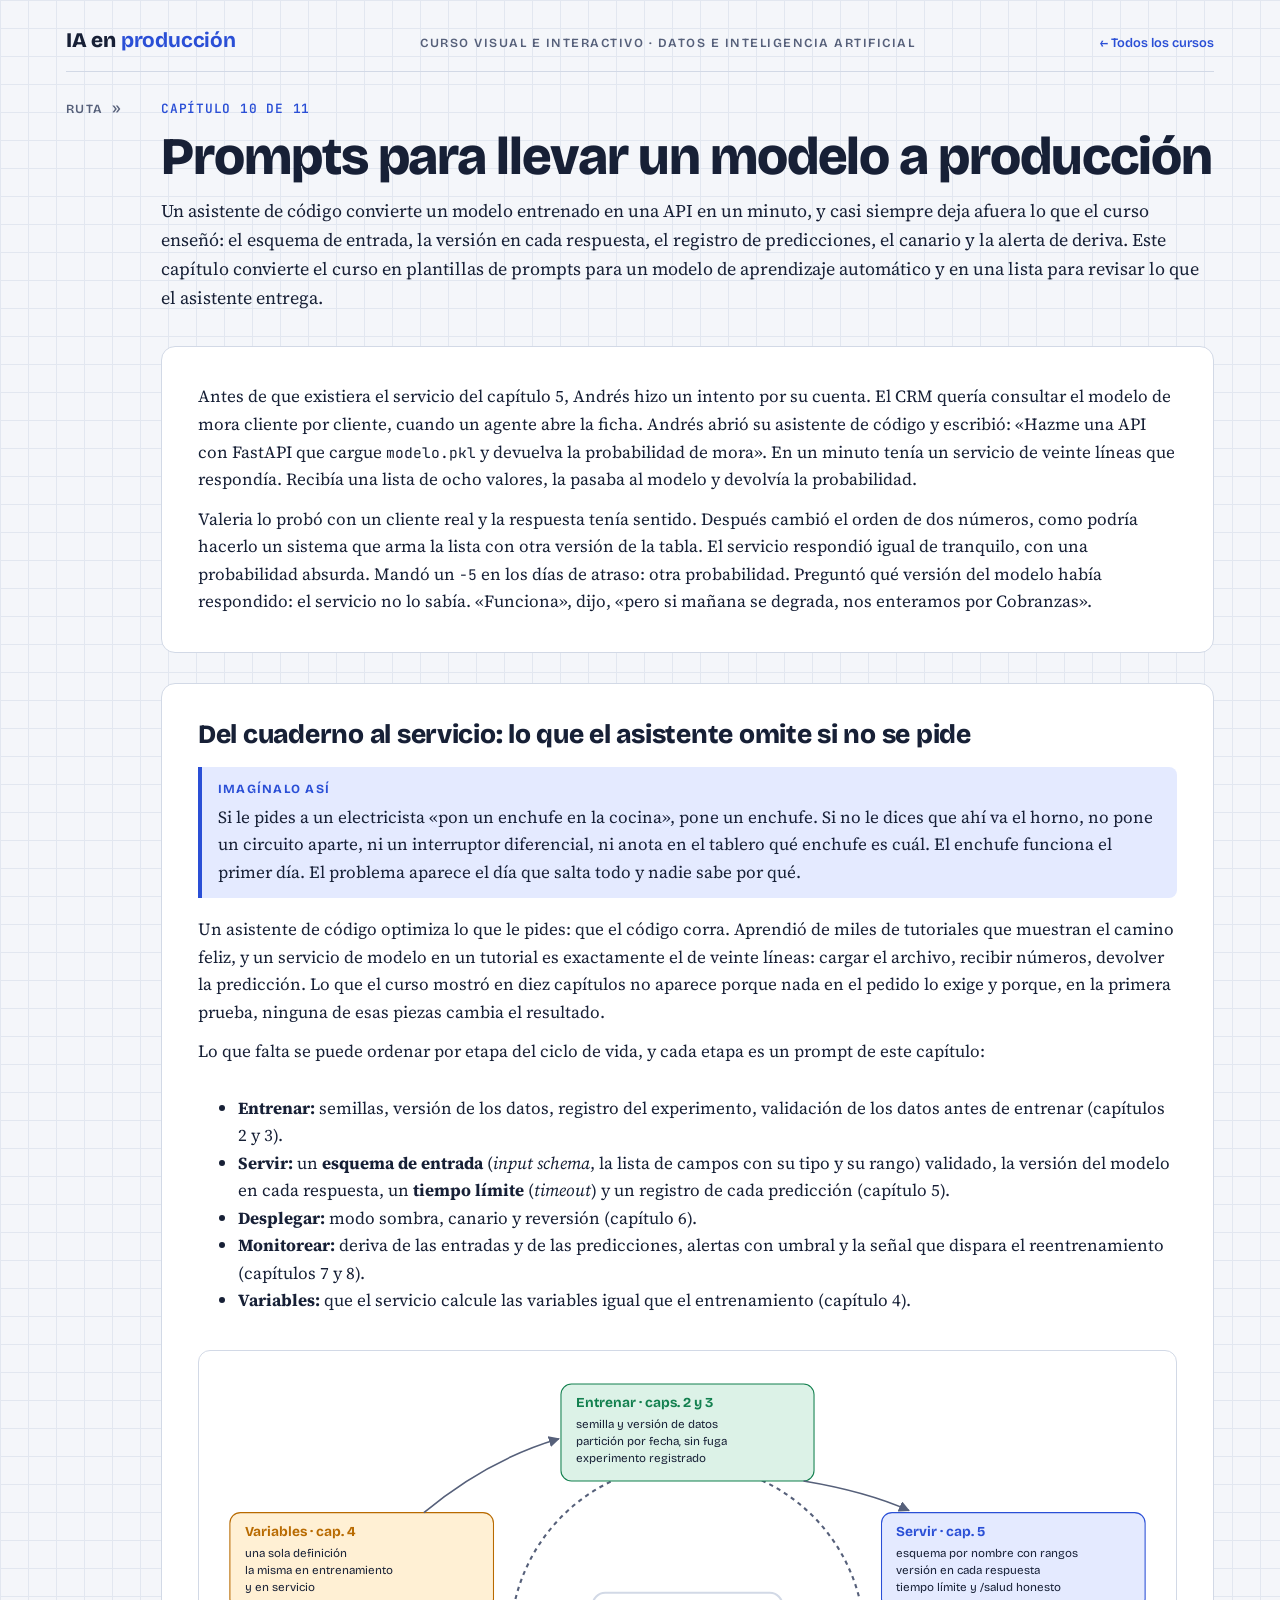
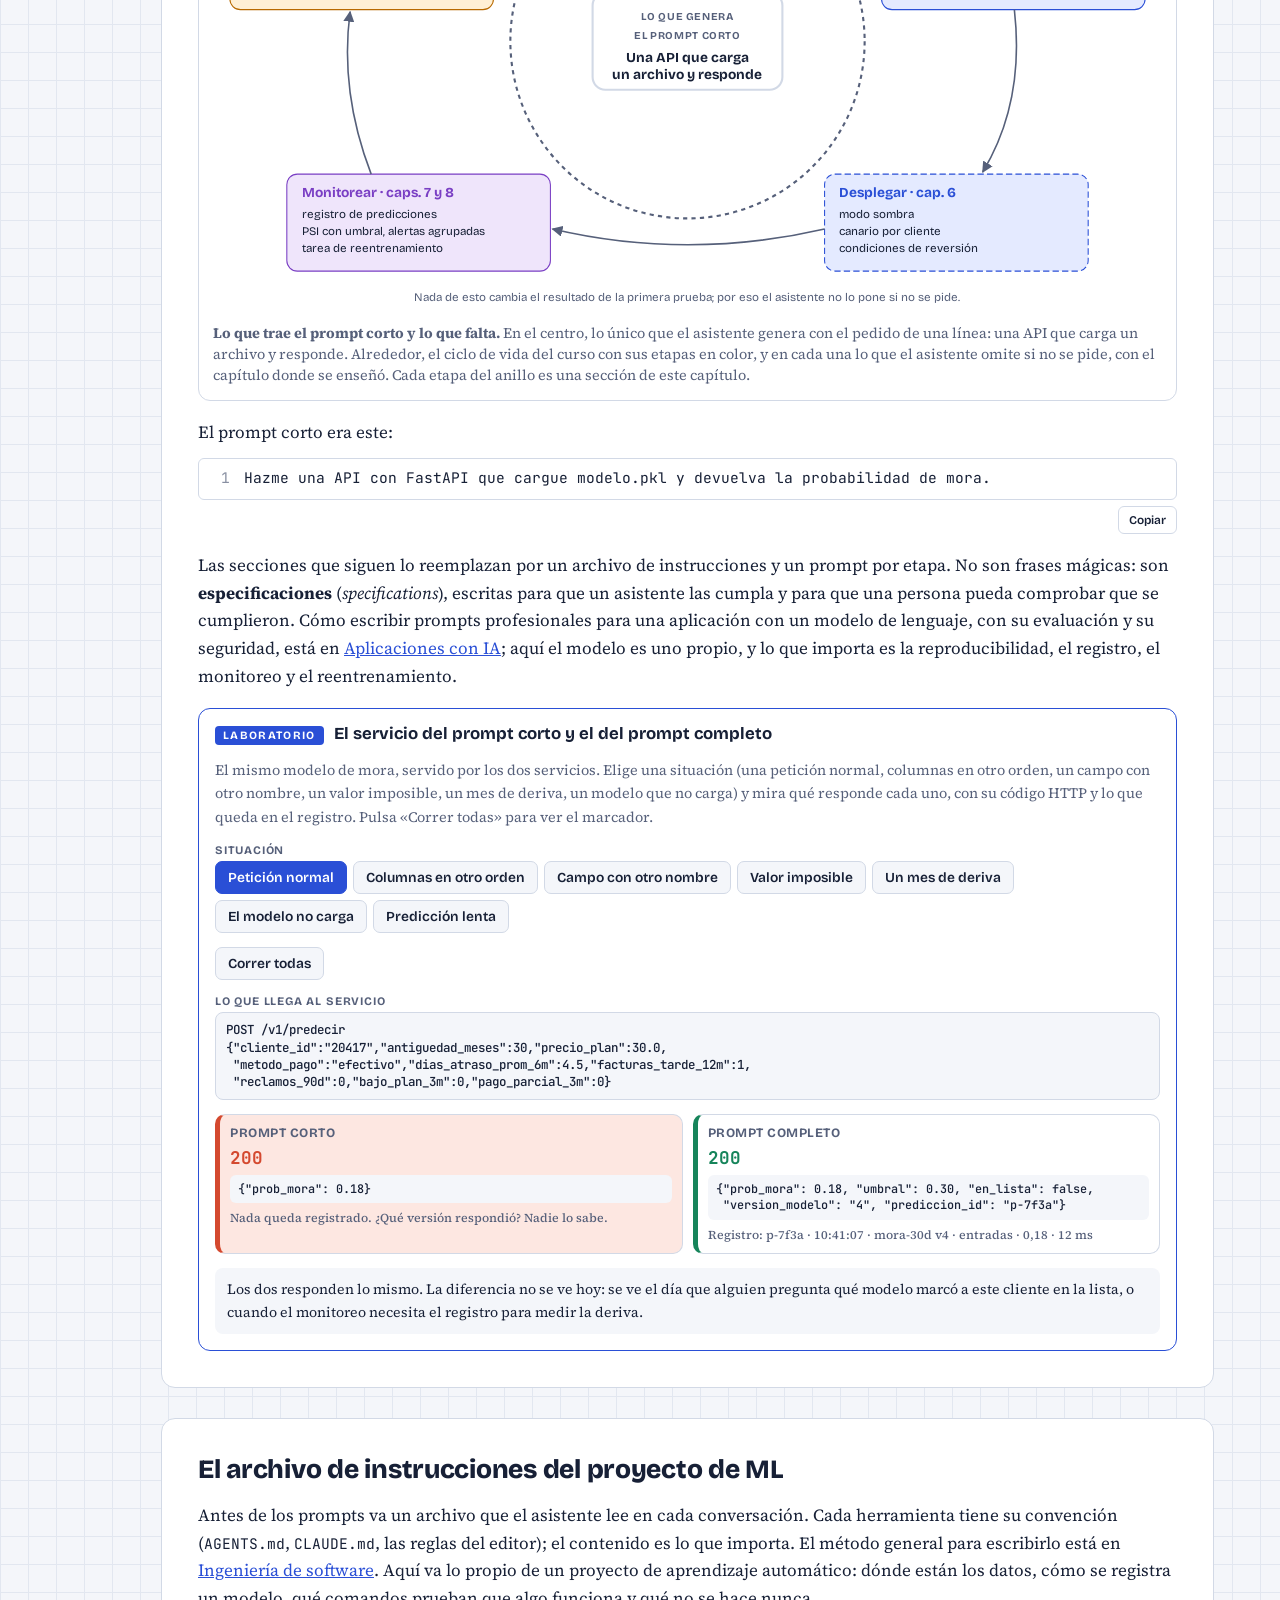
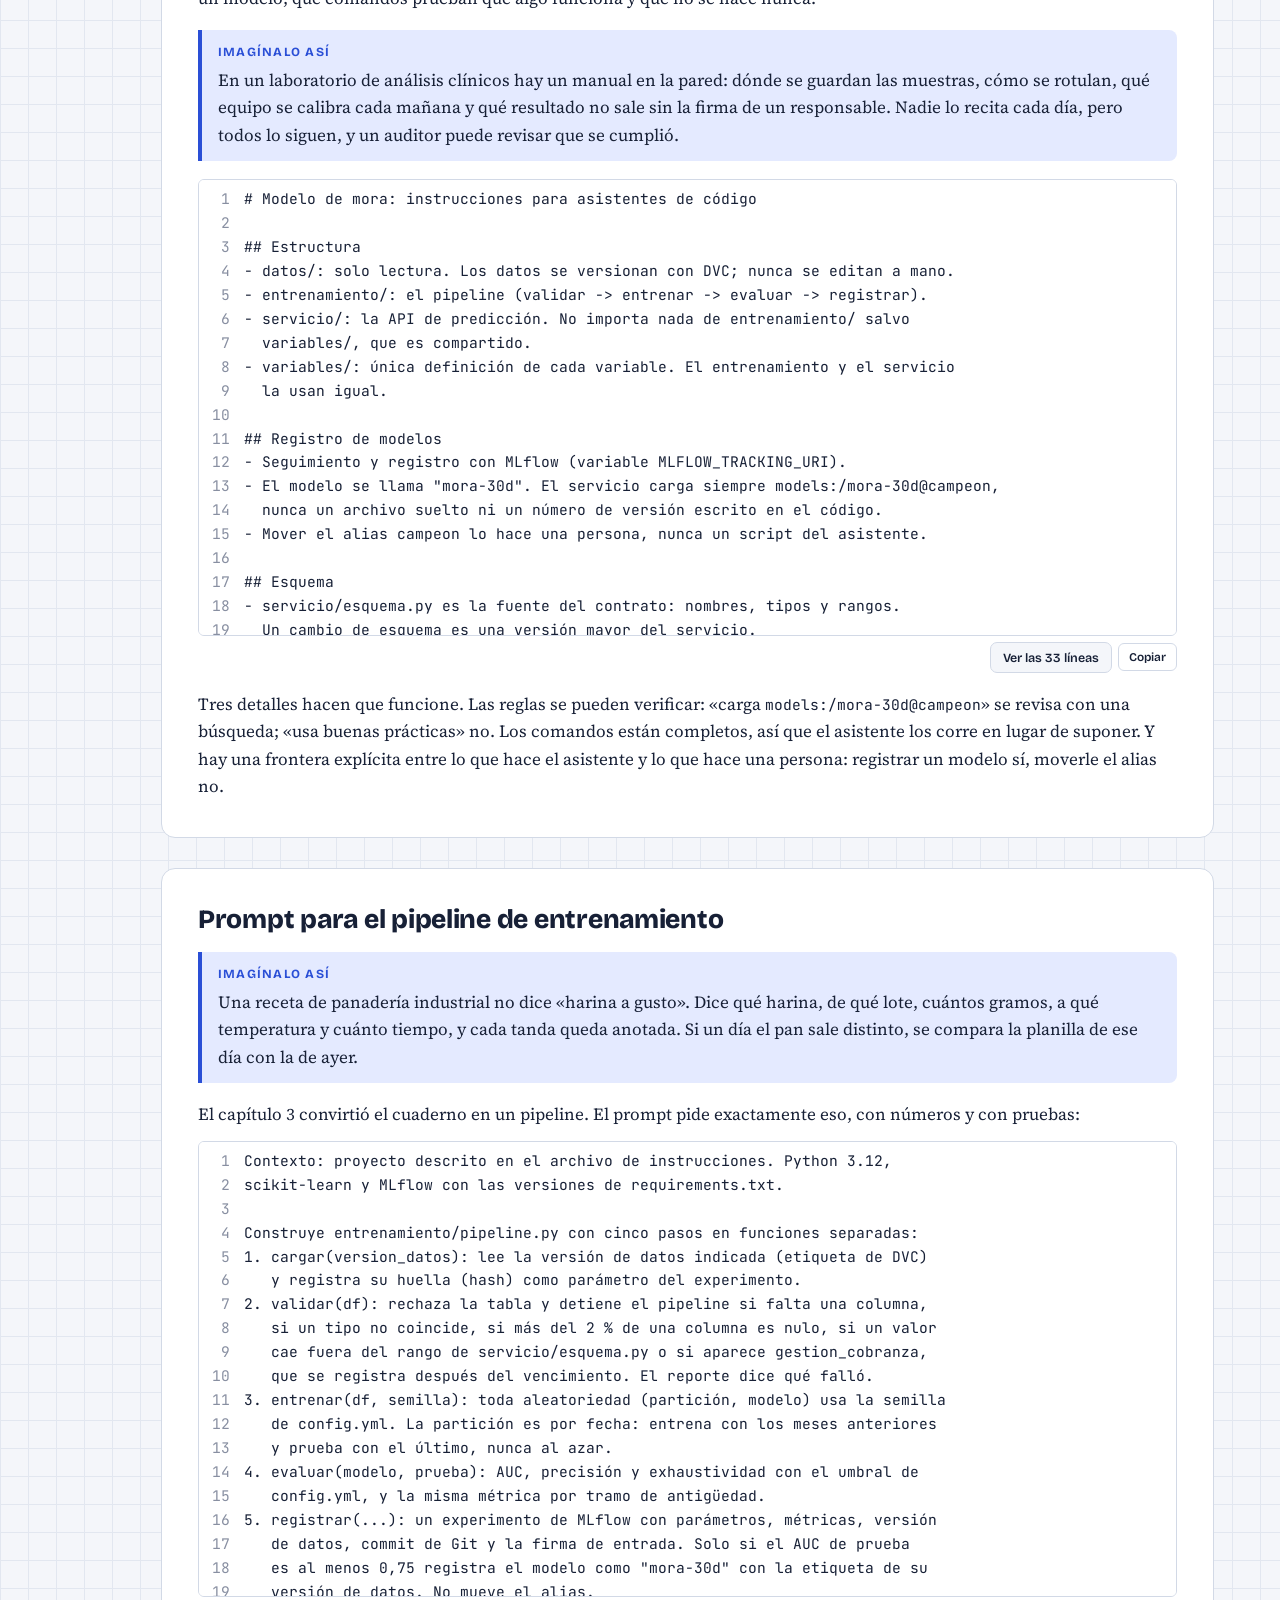
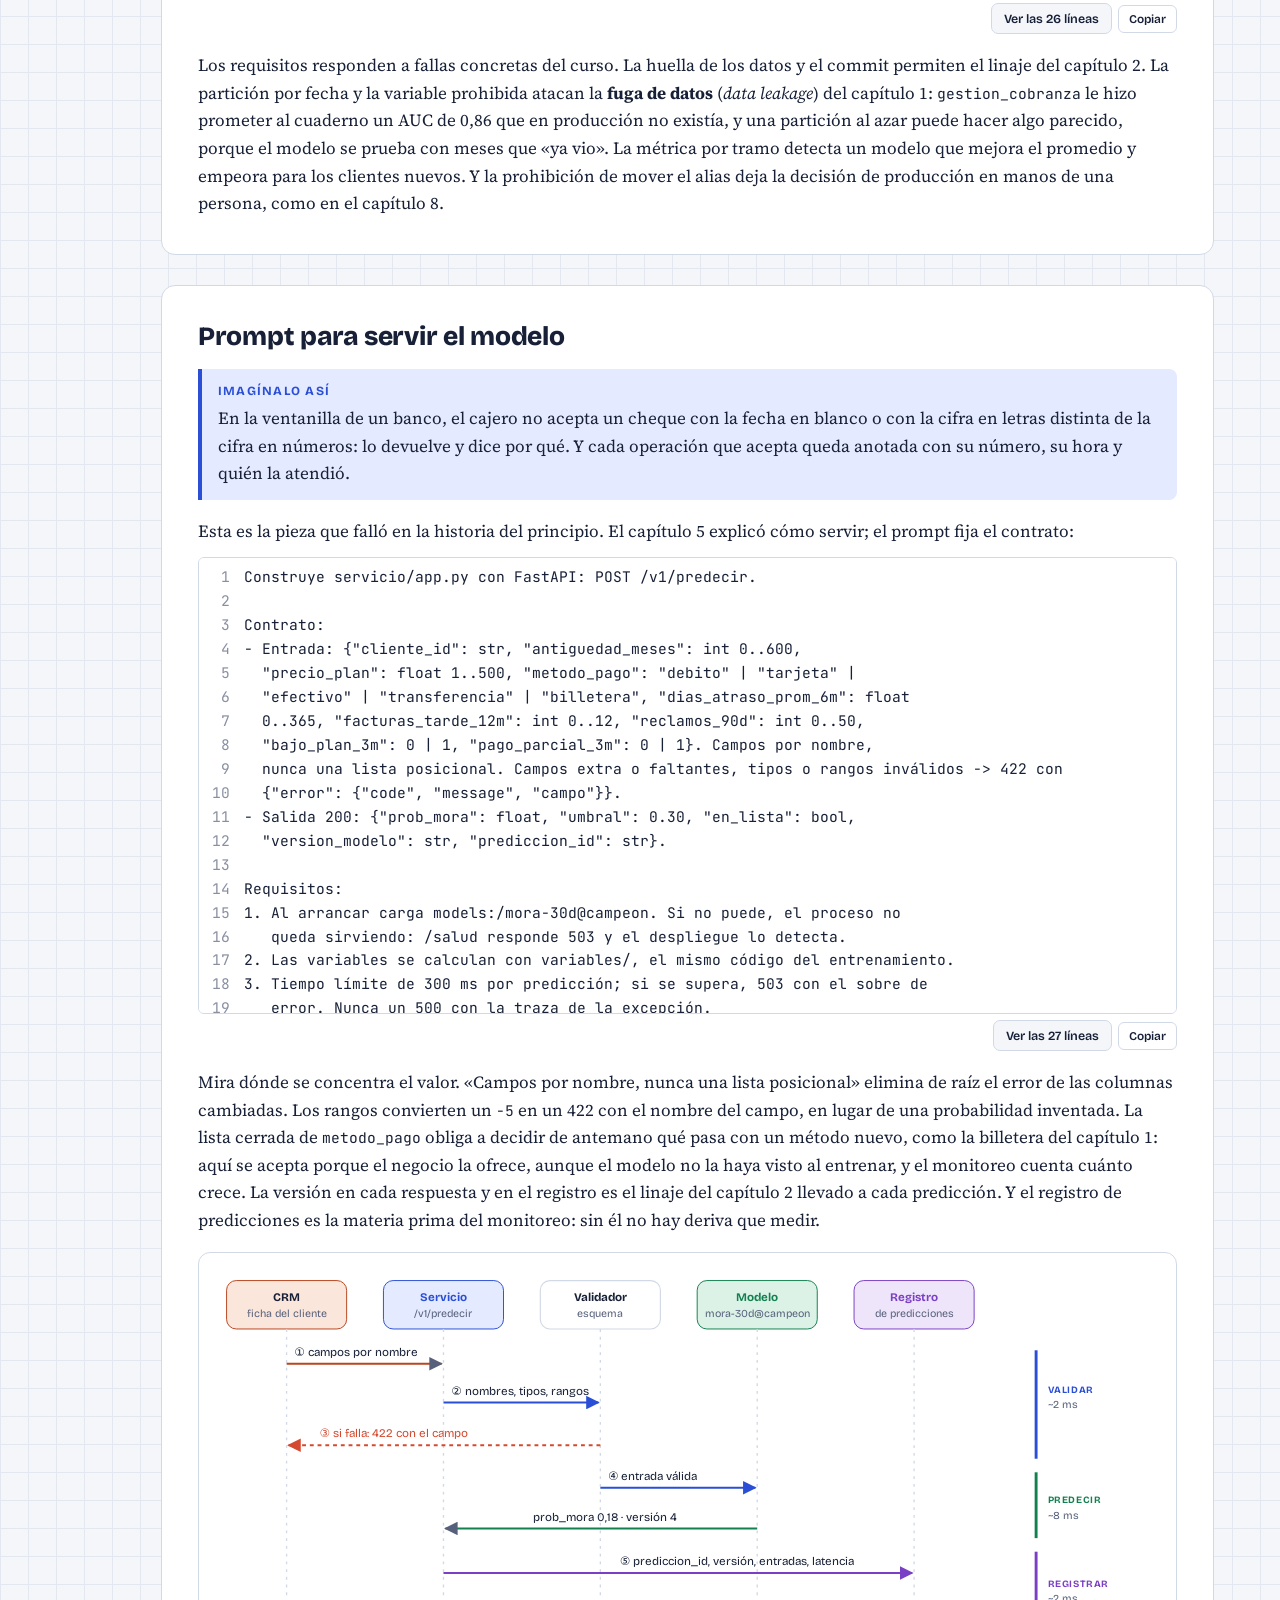
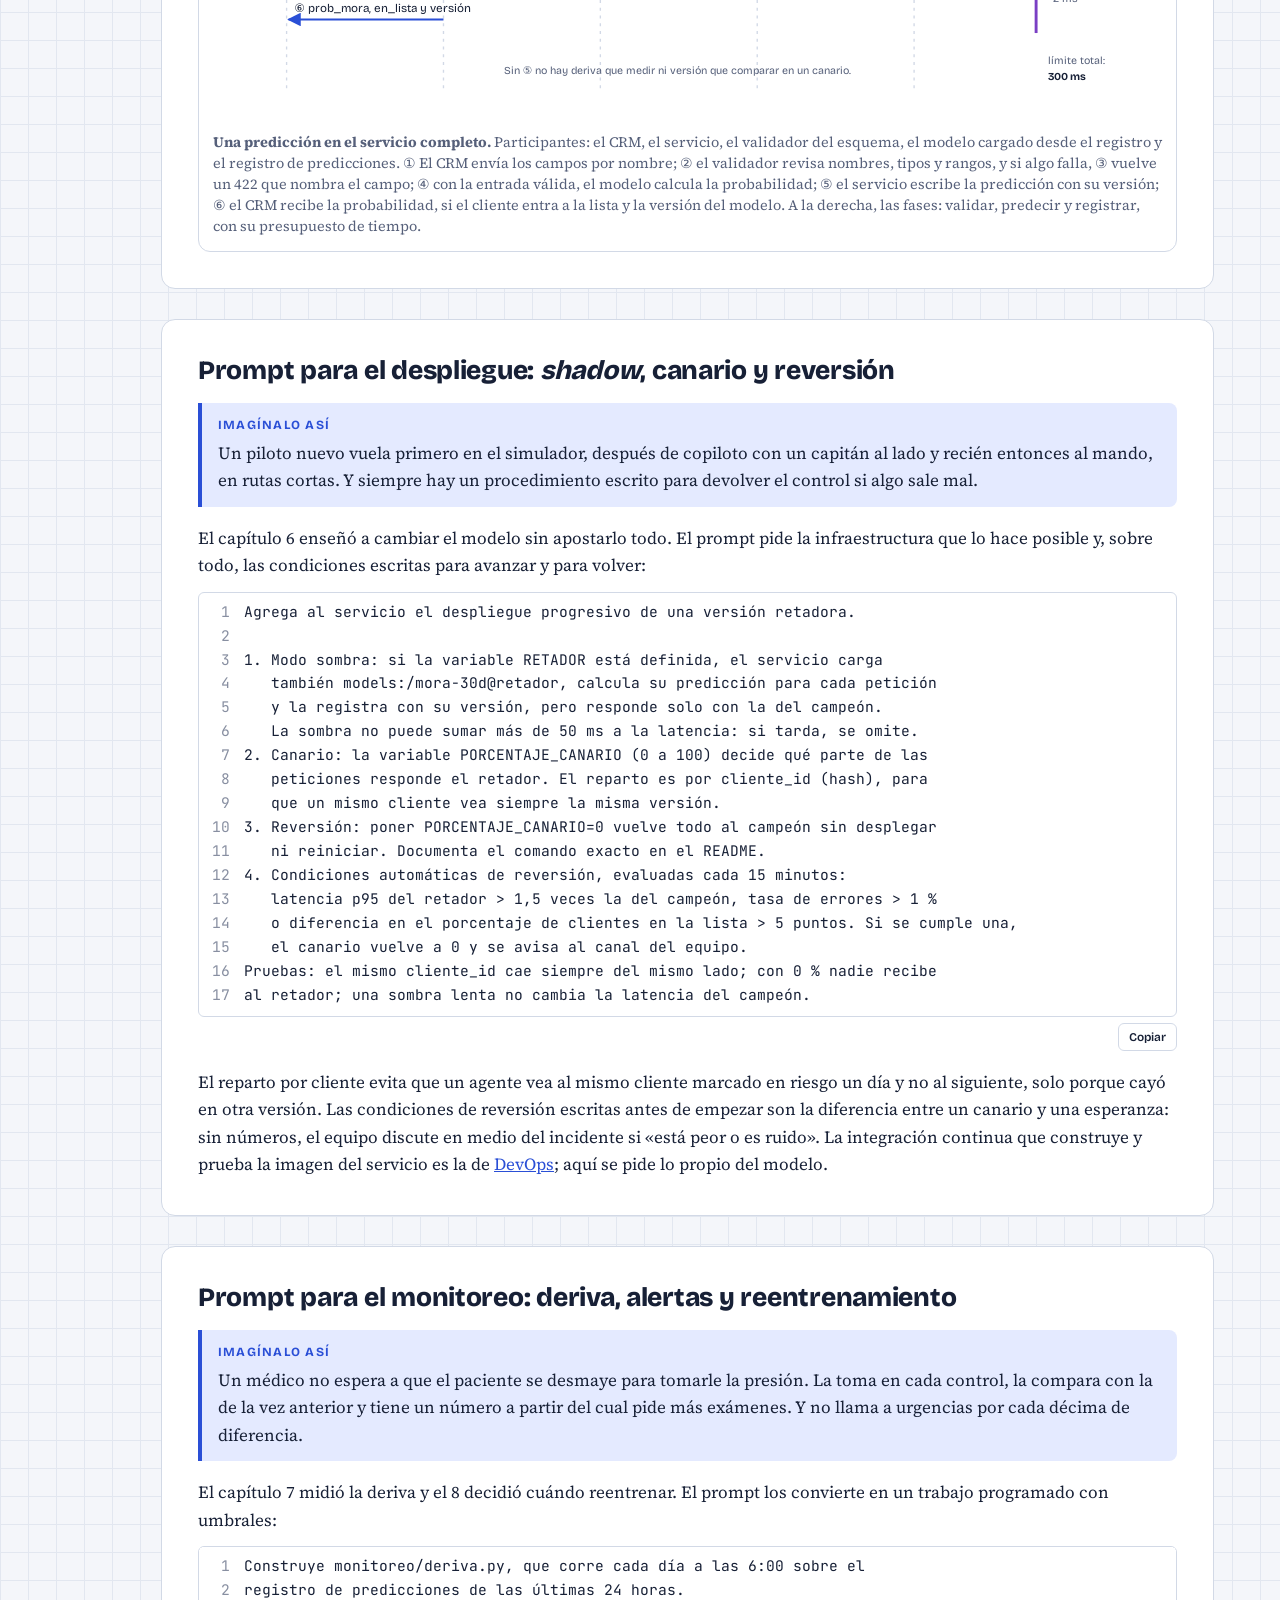
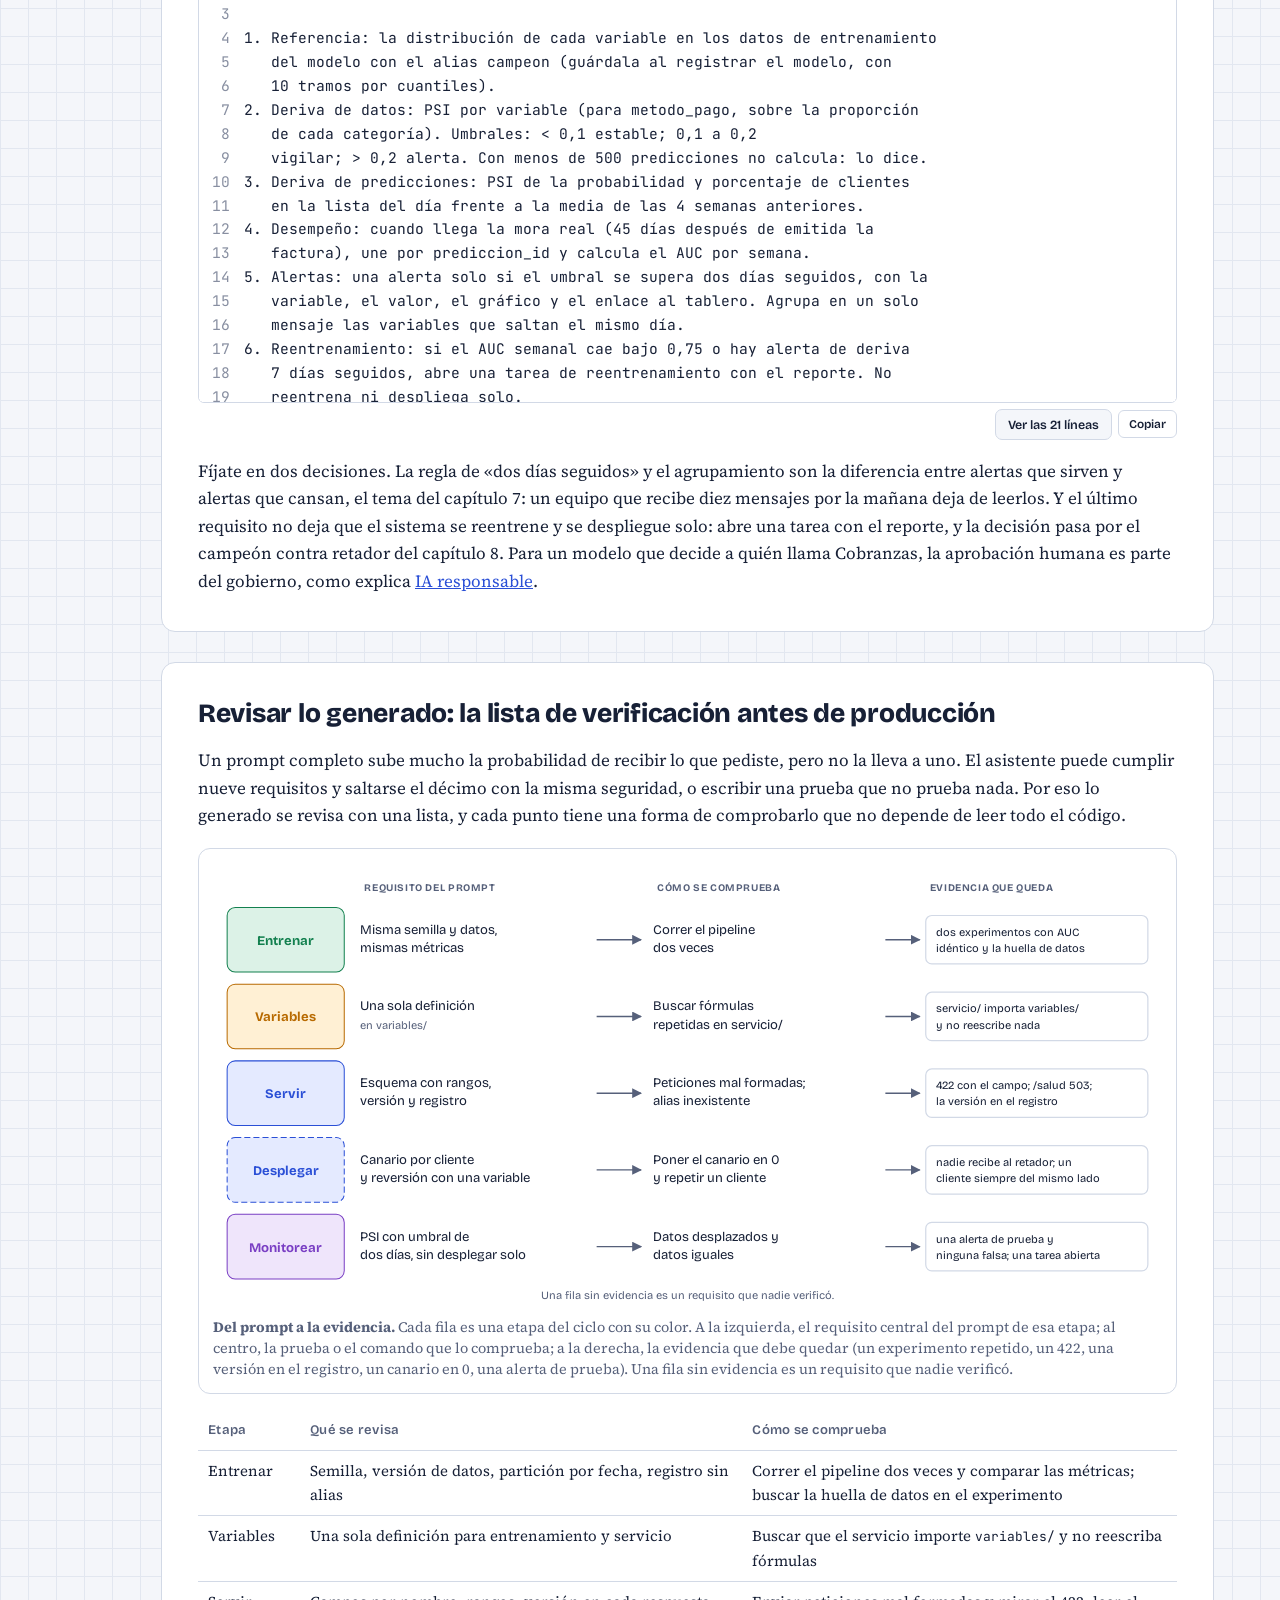
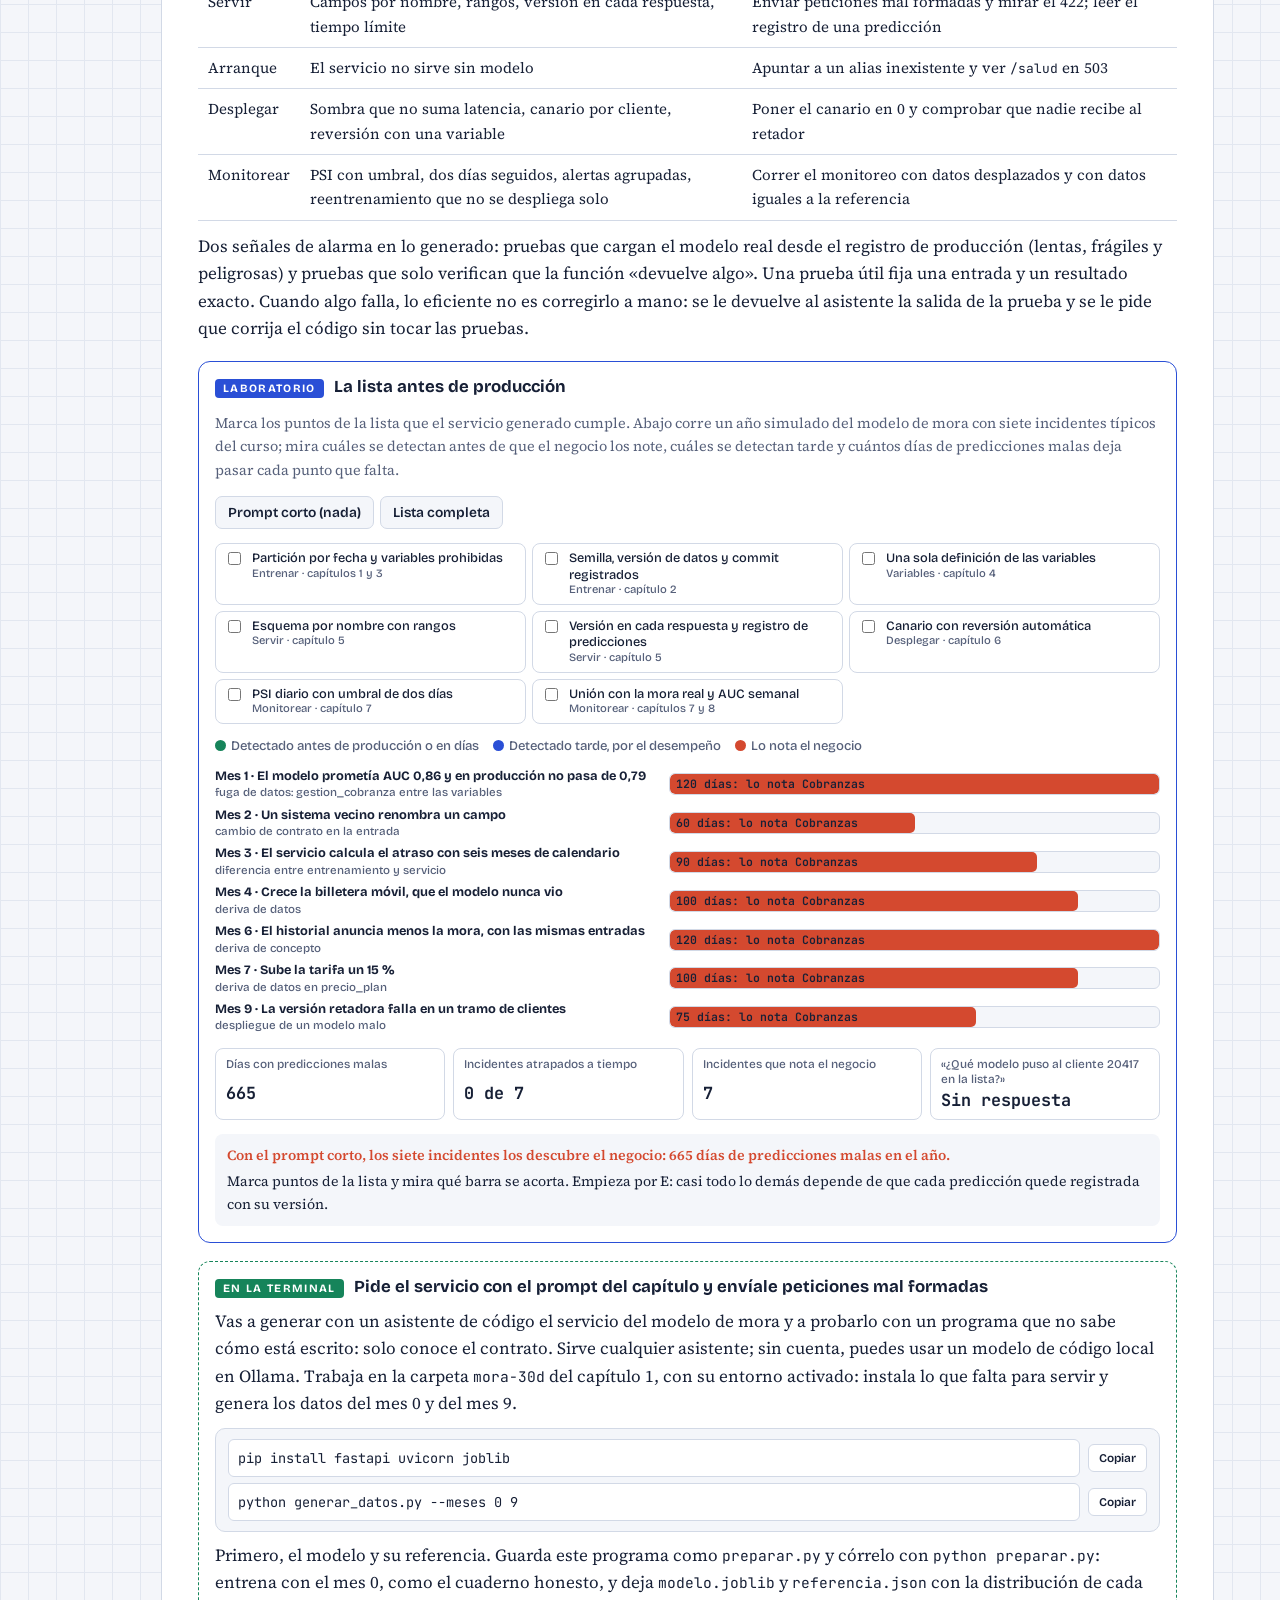
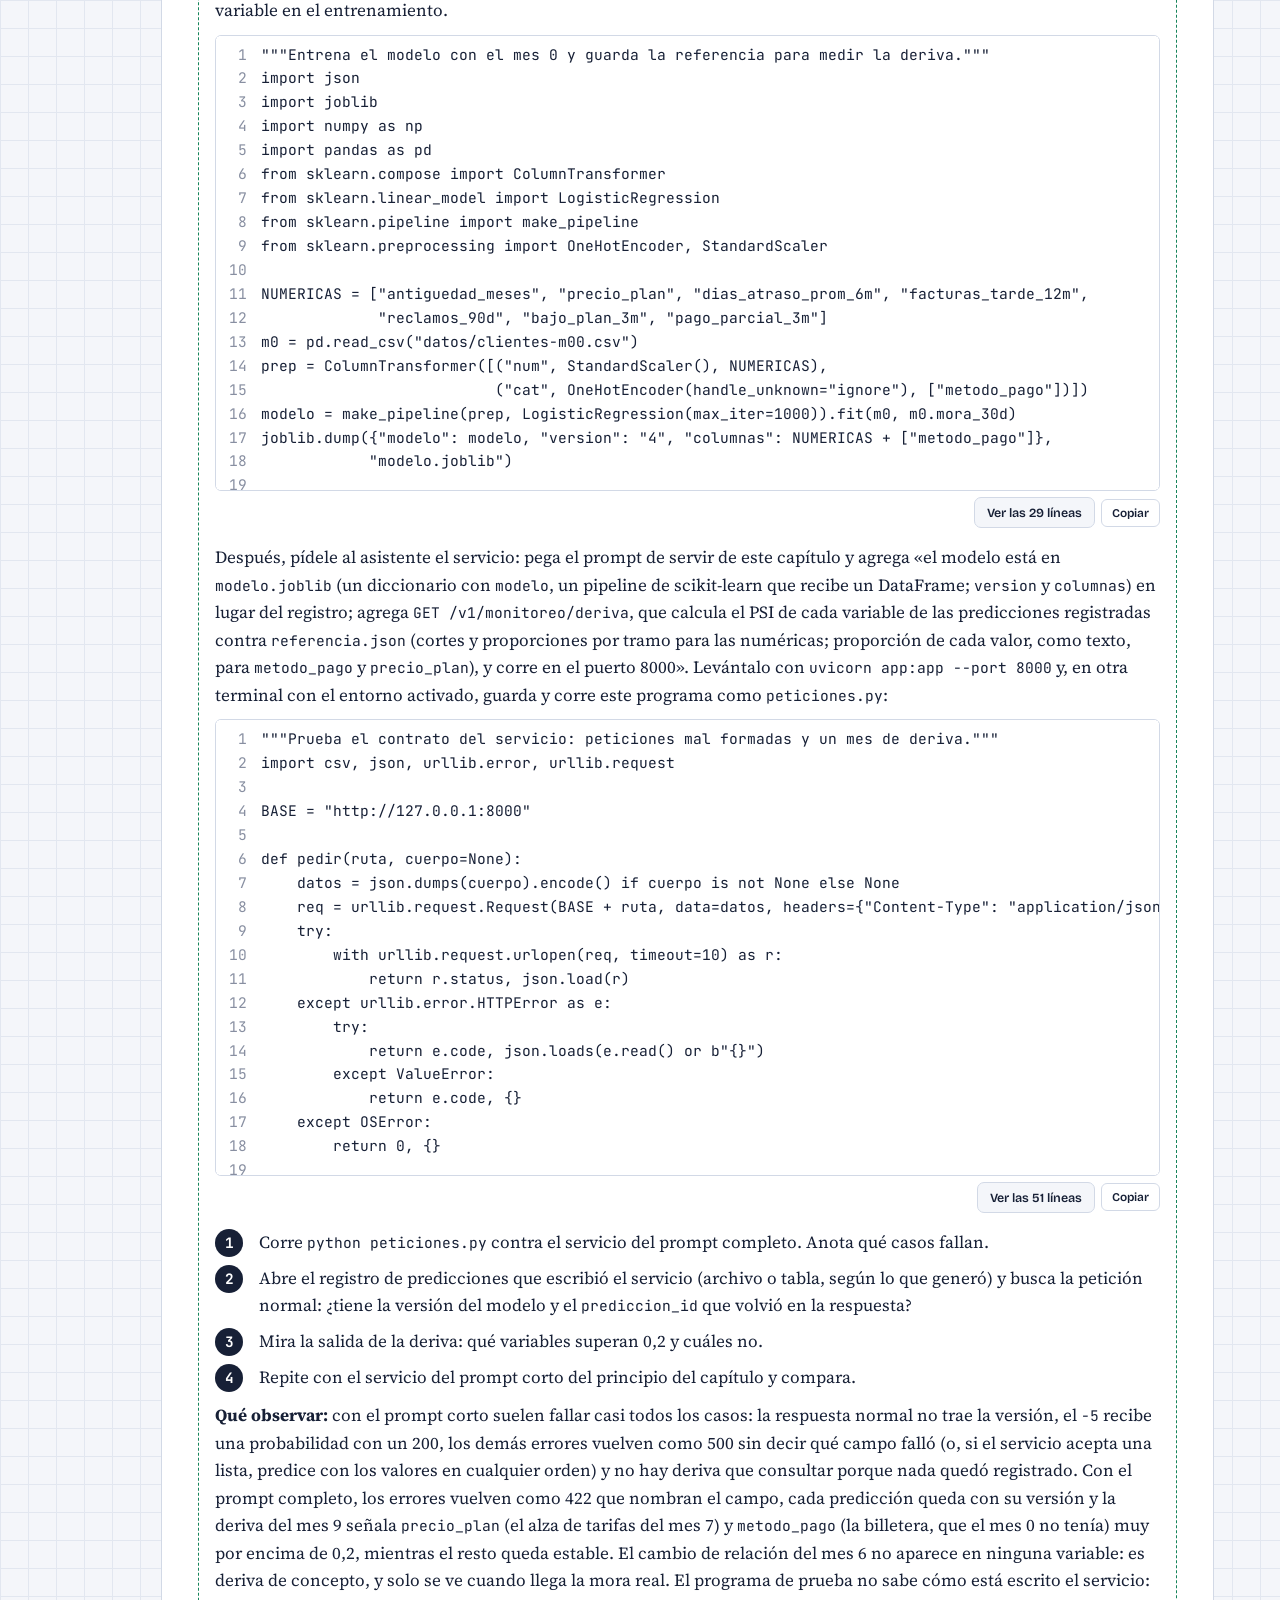
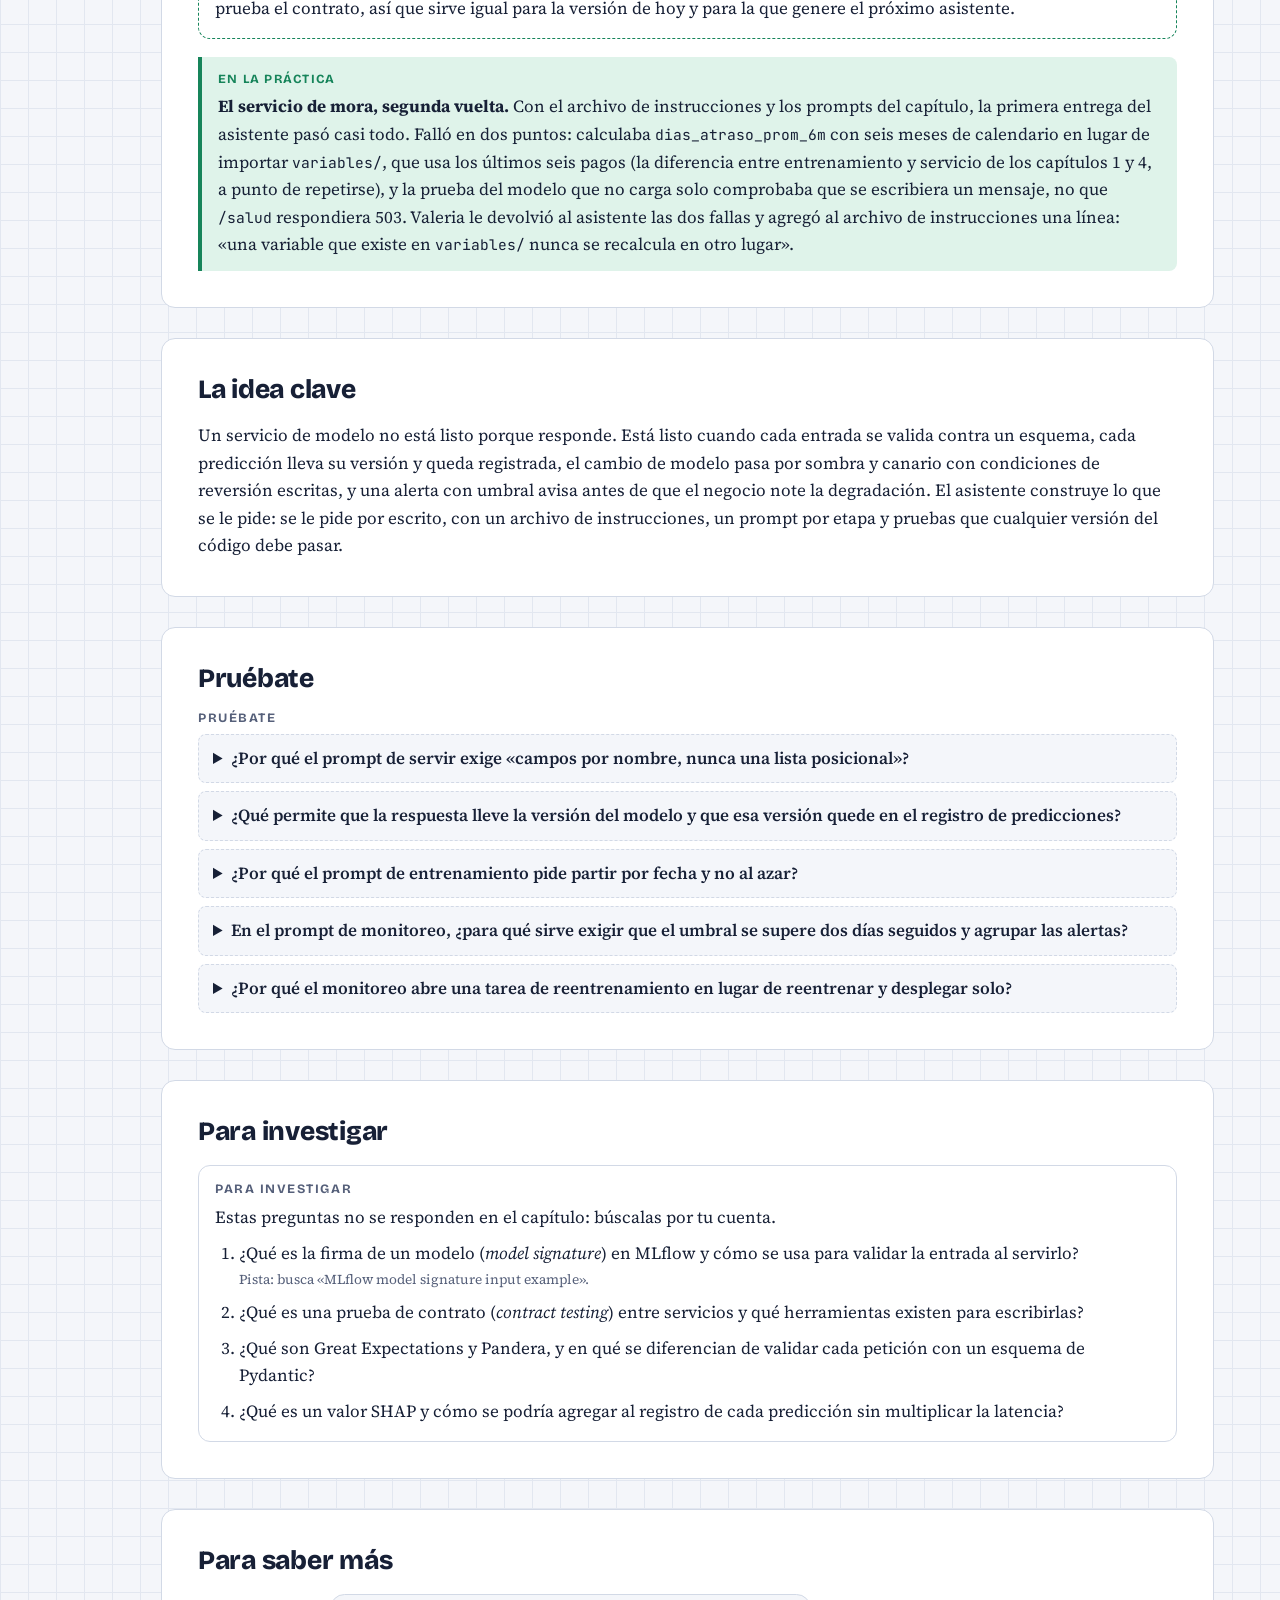
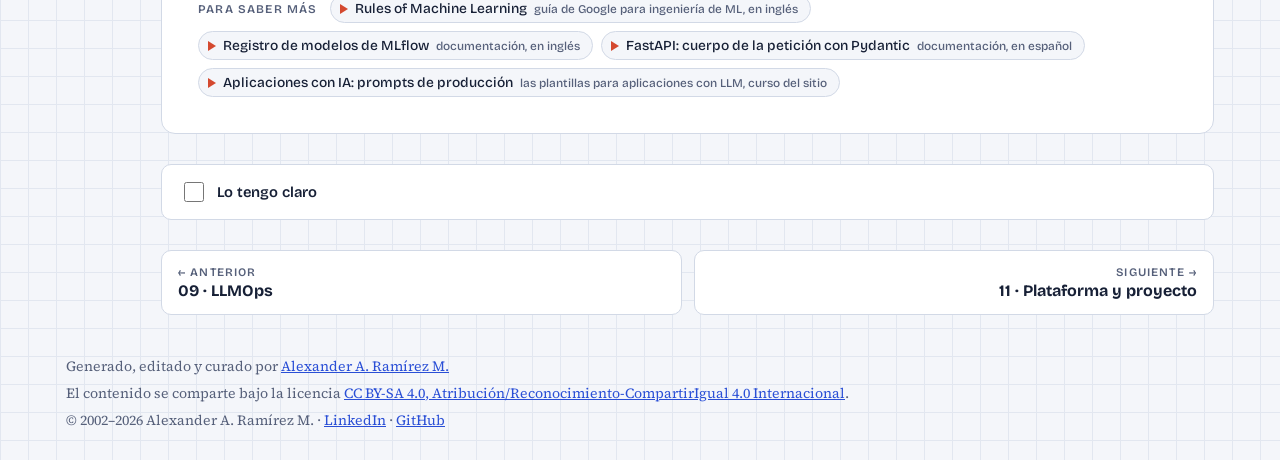
<file: 10-prompts-mlops-produccion.html>
<!doctype html>
<html lang="es">
<head>
<!-- Google Tag Manager -->
<script>(function(w,d,s,l,i){w[l]=w[l]||[];w[l].push({'gtm.start':
new Date().getTime(),event:'gtm.js'});var f=d.getElementsByTagName(s)[0],
j=d.createElement(s),dl=l!='dataLayer'?'&l='+l:'';j.async=true;j.src=
'https://www.googletagmanager.com/gtm.js?id='+i+dl;f.parentNode.insertBefore(j,f);
})(window,document,'script','dataLayer','GTM-KX76XF8R');</script>
<!-- End Google Tag Manager -->
<meta charset="utf-8">
<meta name="viewport" content="width=device-width, initial-scale=1, viewport-fit=cover">
<title>Prompts de producción · IA en producción (MLOps) · IA en producción (MLOps)</title>
<meta name="claude:viewport-fit-sides" content="cover">
<meta name="description" content="Lo que pasa después del cuaderno: versionar, entrenar de forma reproducible, servir, desplegar y vigilar modelos de aprendizaje automático y de lenguaje en producción.">
<link rel="preconnect" href="https://fonts.googleapis.com">
<link rel="preconnect" href="https://fonts.gstatic.com" crossorigin>
<link rel="stylesheet" href="https://fonts.googleapis.com/css2?family=Bricolage+Grotesque:opsz,wght@12..96,500;12..96,700;12..96,800&family=JetBrains+Mono:wght@400;600&family=Source+Serif+4:ital,opsz,wght@0,8..60,400;0,8..60,600;1,8..60,400;1,8..60,600&display=swap">
<link rel="stylesheet" href="assets/style.css">
</head>
<body>
<!-- Google Tag Manager (noscript) -->
<noscript><iframe src="https://www.googletagmanager.com/ns.html?id=GTM-KX76XF8R"
height="0" width="0" style="display:none;visibility:hidden"></iframe></noscript>
<!-- End Google Tag Manager (noscript) -->
<div class="wrap" data-page="prompts-mlops-produccion">
<header class="topbar"><a class="brand" href="index.html">IA en <b>producción</b></a><span class="eyebrow">Curso visual e interactivo · Datos e inteligencia artificial</span><a class="al-sitio" href="https://aaramirez.github.io/">← Todos los cursos</a></header>
<div class="layout">
<nav class="toc" id="toc" aria-label="Ruta de aprendizaje"></nav>
<main>
<header class="page-head"><span class="num">CAPÍTULO 10 DE 11</span><h1>Prompts para llevar un modelo a producción</h1><p class="lede">Un asistente de código convierte un modelo entrenado en una API en un minuto, y casi siempre deja afuera lo que el curso enseñó: el esquema de entrada, la versión en cada respuesta, el registro de predicciones, el canario y la alerta de deriva. Este capítulo convierte el curso en plantillas de prompts para un modelo de aprendizaje automático y en una lista para revisar lo que el asistente entrega.</p></header>
<section><div class="prose"><p>Antes de que existiera el servicio del capítulo 5, Andrés hizo un intento por su cuenta. El CRM quería consultar el modelo de mora cliente por cliente, cuando un agente abre la ficha. Andrés abrió su asistente de código y escribió: «Hazme una API con FastAPI que cargue <code>modelo.pkl</code> y devuelva la probabilidad de mora». En un minuto tenía un servicio de veinte líneas que respondía. Recibía una lista de ocho valores, la pasaba al modelo y devolvía la probabilidad.</p><p>Valeria lo probó con un cliente real y la respuesta tenía sentido. Después cambió el orden de dos números, como podría hacerlo un sistema que arma la lista con otra versión de la tabla. El servicio respondió igual de tranquilo, con una probabilidad absurda. Mandó un <code>-5</code> en los días de atraso: otra probabilidad. Preguntó qué versión del modelo había respondido: el servicio no lo sabía. «Funciona», dijo, «pero si mañana se degrada, nos enteramos por Cobranzas».</p></div></section>
<section><h2>Del cuaderno al servicio: lo que el asistente omite si no se pide</h2><div class="analogia"><b>Imagínalo así</b><p>Si le pides a un electricista «pon un enchufe en la cocina», pone un enchufe. Si no le dices que ahí va el horno, no pone un circuito aparte, ni un interruptor diferencial, ni anota en el tablero qué enchufe es cuál. El enchufe funciona el primer día. El problema aparece el día que salta todo y nadie sabe por qué.</p></div><div class="prose"><p>Un asistente de código optimiza lo que le pides: que el código corra. Aprendió de miles de tutoriales que muestran el camino feliz, y un servicio de modelo en un tutorial es exactamente el de veinte líneas: cargar el archivo, recibir números, devolver la predicción. Lo que el curso mostró en diez capítulos no aparece porque nada en el pedido lo exige y porque, en la primera prueba, ninguna de esas piezas cambia el resultado.</p><p>Lo que falta se puede ordenar por etapa del ciclo de vida, y cada etapa es un prompt de este capítulo:</p><ul><li><b>Entrenar:</b> semillas, versión de los datos, registro del experimento, validación de los datos antes de entrenar (capítulos 2 y 3).</li><li><b>Servir:</b> un <b>esquema de entrada</b> (<i>input schema</i>, la lista de campos con su tipo y su rango) validado, la versión del modelo en cada respuesta, un <b>tiempo límite</b> (<i>timeout</i>) y un registro de cada predicción (capítulo 5).</li><li><b>Desplegar:</b> modo sombra, canario y reversión (capítulo 6).</li><li><b>Monitorear:</b> deriva de las entradas y de las predicciones, alertas con umbral y la señal que dispara el reentrenamiento (capítulos 7 y 8).</li><li><b>Variables:</b> que el servicio calcule las variables igual que el entrenamiento (capítulo 4).</li></ul></div><figure class="fig fig-esquema" id="10-diagrama-1"><div class="lienzo"><svg viewBox="0 0 900 520" style="min-width:720px" role="img" aria-label="Esquema: en el centro, la API que genera el prompt corto; alrededor, las cinco etapas del ciclo de vida con lo que el asistente omite en cada una: entrenar, variables, servir, desplegar y vigilar, con el capítulo donde se enseñó">
<defs>
<marker id="c10d1-m" viewBox="0 0 10 10" refX="9" refY="5" markerWidth="7" markerHeight="7" orient="auto-start-reverse"><path d="M0 0L10 5L0 10z" class="fl-muted"/></marker>
</defs>
<circle cx="450" cy="262" r="168" class="ln ln-d" style="fill:none;stroke-width:2"/>
<rect x="360" y="216" width="180" height="92" rx="12" class="caja" style="stroke-width:2"/>
<text x="450" y="242" class="t t-xs t-b t-m" text-anchor="middle">LO QUE GENERA</text>
<text x="450" y="260" class="t t-xs t-b t-m" text-anchor="middle">EL PROMPT CORTO</text>
<text x="450" y="282" class="t t-b" text-anchor="middle">Una API que carga</text>
<text x="450" y="298" class="t t-b" text-anchor="middle">un archivo y responde</text>

<rect x="330" y="18" width="240" height="92" rx="10" class="c-enl"/>
<text x="344" y="40" class="t t-b k-enl">Entrenar · caps. 2 y 3</text>
<text x="344" y="60" class="t t-s">semilla y versión de datos</text>
<text x="344" y="76" class="t t-s">partición por fecha, sin fuga</text>
<text x="344" y="92" class="t t-s">experimento registrado</text>

<rect x="634" y="140" width="250" height="92" rx="10" class="c-red"/>
<text x="648" y="162" class="t t-b k-red">Servir · cap. 5</text>
<text x="648" y="182" class="t t-s">esquema por nombre con rangos</text>
<text x="648" y="198" class="t t-s">versión en cada respuesta</text>
<text x="648" y="214" class="t t-s">tiempo límite y /salud honesto</text>

<rect x="580" y="388" width="250" height="92" rx="10" class="c-red" style="stroke-dasharray:6 3"/>
<text x="594" y="410" class="t t-b k-red">Desplegar · cap. 6</text>
<text x="594" y="430" class="t t-s">modo sombra</text>
<text x="594" y="446" class="t t-s">canario por cliente</text>
<text x="594" y="462" class="t t-s">condiciones de reversión</text>

<rect x="70" y="388" width="250" height="92" rx="10" class="c-tra"/>
<text x="84" y="410" class="t t-b k-tra">Monitorear · caps. 7 y 8</text>
<text x="84" y="430" class="t t-s">registro de predicciones</text>
<text x="84" y="446" class="t t-s">PSI con umbral, alertas agrupadas</text>
<text x="84" y="462" class="t t-s">tarea de reentrenamiento</text>

<rect x="16" y="140" width="250" height="92" rx="10" class="c-fis"/>
<text x="30" y="162" class="t t-b k-fis">Variables · cap. 4</text>
<text x="30" y="182" class="t t-s">una sola definición</text>
<text x="30" y="198" class="t t-s">la misma en entrenamiento</text>
<text x="30" y="214" class="t t-s">y en servicio</text>

<path d="M560 110 Q620 120 660 138" class="ln" style="stroke-width:1.5" marker-end="url(#c10d1-m)"/>
<path d="M760 232 Q770 320 730 386" class="ln" style="stroke-width:1.5" marker-end="url(#c10d1-m)"/>
<path d="M580 440 Q450 470 322 440" class="ln" style="stroke-width:1.5" marker-end="url(#c10d1-m)"/>
<path d="M150 388 Q120 310 130 234" class="ln" style="stroke-width:1.5" marker-end="url(#c10d1-m)"/>
<path d="M200 140 Q260 90 328 70" class="ln" style="stroke-width:1.5" marker-end="url(#c10d1-m)"/>
<text x="450" y="508" class="t t-s t-m" text-anchor="middle">Nada de esto cambia el resultado de la primera prueba; por eso el asistente no lo pone si no se pide.</text>
</svg></div><figcaption><b>Lo que trae el prompt corto y lo que falta.</b> En el centro, lo único que el asistente genera con el pedido de una línea: una API que carga un archivo y responde. Alrededor, el ciclo de vida del curso con sus etapas en color, y en cada una lo que el asistente omite si no se pide, con el capítulo donde se enseñó. Cada etapa del anillo es una sección de este capítulo.</figcaption></figure><div class="prose"><p>El prompt corto era este:</p><div class="code-copia code-lineas"><pre tabindex="0"><code><span class="ln">Hazme una API con FastAPI que cargue modelo.pkl y devuelva la probabilidad de mora.</span></code></pre><button type="button" class="copiar copiar-todo">Copiar</button></div><p>Las secciones que siguen lo reemplazan por un archivo de instrucciones y un prompt por etapa. No son frases mágicas: son <b>especificaciones</b> (<i>specifications</i>), escritas para que un asistente las cumpla y para que una persona pueda comprobar que se cumplieron. Cómo escribir prompts profesionales para una aplicación con un modelo de lenguaje, con su evaluación y su seguridad, está en <a href="https://aaramirez.github.io/aplicaciones-con-ia/temario.html" target="_blank" rel="noopener">Aplicaciones con IA</a>; aquí el modelo es uno propio, y lo que importa es la reproducibilidad, el registro, el monitoreo y el reentrenamiento.</p></div><div class="lab" id="10-lab-1"><div class="lab-title"><span class="tag">Laboratorio</span><h3>El servicio del prompt corto y el del prompt completo</h3></div><p class="hint">El mismo modelo de mora, servido por los dos servicios. Elige una situación (una petición normal, columnas en otro orden, un campo con otro nombre, un valor imposible, un mes de deriva, un modelo que no carga) y mira qué responde cada uno, con su código HTTP y lo que queda en el registro. Pulsa «Correr todas» para ver el marcador.</p><style>
[id="10-lab-1"] .c10l1-g{display:grid;gap:4px}
[id="10-lab-1"] .c10l1-g>span{font:700 .72rem var(--f-display);letter-spacing:.07em;text-transform:uppercase;color:var(--muted)}
[id="10-lab-1"] .c10l1-pet{font:500 .78rem/1.4 var(--f-mono);background:var(--paper);border:1px solid var(--line);border-radius:8px;padding:8px 10px;white-space:pre-wrap;word-break:break-word}
[id="10-lab-1"] .c10l1-par{display:grid;grid-template-columns:repeat(auto-fit,minmax(min(100%,250px),1fr));gap:10px}
[id="10-lab-1"] .c10l1-s{border:1px solid var(--line);border-radius:10px;padding:10px;background:var(--card);display:grid;gap:6px;align-content:start}
[id="10-lab-1"] .c10l1-s h4{margin:0;font:700 .8rem var(--f-display);letter-spacing:.04em;text-transform:uppercase;color:var(--muted)}
[id="10-lab-1"] .c10l1-cod{font:700 1.1rem var(--f-mono)}
[id="10-lab-1"] .c10l1-cuerpo{font:500 .74rem/1.4 var(--f-mono);background:var(--paper);border-radius:6px;padding:6px 8px;white-space:pre-wrap;word-break:break-word}
[id="10-lab-1"] .c10l1-reg{font:500 .76rem/1.4 var(--f-body);color:var(--muted)}
[id="10-lab-1"] .c10l1-s.bien{border-left:5px solid var(--good)}
[id="10-lab-1"] .c10l1-s.mal{border-left:5px solid var(--warm);background:var(--warm-soft)}
[id="10-lab-1"] .c10l1-s.bien .c10l1-cod{color:var(--good)}
[id="10-lab-1"] .c10l1-s.mal .c10l1-cod{color:var(--warm)}
</style>
<div class="c10l1-g"><span>Situación</span>
<div class="btns" role="group" aria-label="Situación" id="c10l1-btns">
  <button type="button" data-s="0" aria-pressed="true">Petición normal</button>
  <button type="button" data-s="1" aria-pressed="false">Columnas en otro orden</button>
  <button type="button" data-s="2" aria-pressed="false">Campo con otro nombre</button>
  <button type="button" data-s="3" aria-pressed="false">Valor imposible</button>
  <button type="button" data-s="4" aria-pressed="false">Un mes de deriva</button>
  <button type="button" data-s="5" aria-pressed="false">El modelo no carga</button>
  <button type="button" data-s="6" aria-pressed="false">Predicción lenta</button>
</div></div>
<div class="btns"><button type="button" id="c10l1-todas" aria-pressed="false">Correr todas</button></div>
<div class="c10l1-g"><span>Lo que llega al servicio</span><div class="c10l1-pet" id="c10l1-pet"></div></div>
<div class="c10l1-par" id="c10l1-par" aria-live="polite"></div>
<div class="readout texto" id="c10l1-out" aria-live="polite"></div></div></section>
<section><h2>El archivo de instrucciones del proyecto de ML</h2><div class="prose"><p>Antes de los prompts va un archivo que el asistente lee en cada conversación. Cada herramienta tiene su convención (<code>AGENTS.md</code>, <code>CLAUDE.md</code>, las reglas del editor); el contenido es lo que importa. El método general para escribirlo está en <a href="https://aaramirez.github.io/desarrollo-de-aplicaciones/temario.html" target="_blank" rel="noopener">Ingeniería de software</a>. Aquí va lo propio de un proyecto de aprendizaje automático: dónde están los datos, cómo se registra un modelo, qué comandos prueban que algo funciona y qué no se hace nunca.</p></div><div class="analogia"><b>Imagínalo así</b><p>En un laboratorio de análisis clínicos hay un manual en la pared: dónde se guardan las muestras, cómo se rotulan, qué equipo se calibra cada mañana y qué resultado no sale sin la firma de un responsable. Nadie lo recita cada día, pero todos lo siguen, y un auditor puede revisar que se cumplió.</p></div><div class="prose"><div class="code-copia code-lineas"><pre tabindex="0"><code><span class="ln"># Modelo de mora: instrucciones para asistentes de código</span>
<span class="ln"></span>
<span class="ln">## Estructura</span>
<span class="ln">- datos/: solo lectura. Los datos se versionan con DVC; nunca se editan a mano.</span>
<span class="ln">- entrenamiento/: el pipeline (validar -&gt; entrenar -&gt; evaluar -&gt; registrar).</span>
<span class="ln">- servicio/: la API de predicción. No importa nada de entrenamiento/ salvo</span>
<span class="ln">  variables/, que es compartido.</span>
<span class="ln">- variables/: única definición de cada variable. El entrenamiento y el servicio</span>
<span class="ln">  la usan igual.</span>
<span class="ln"></span>
<span class="ln">## Registro de modelos</span>
<span class="ln">- Seguimiento y registro con MLflow (variable MLFLOW_TRACKING_URI).</span>
<span class="ln">- El modelo se llama "mora-30d". El servicio carga siempre models:/mora-30d@campeon,</span>
<span class="ln">  nunca un archivo suelto ni un número de versión escrito en el código.</span>
<span class="ln">- Mover el alias campeon lo hace una persona, nunca un script del asistente.</span>
<span class="ln"></span>
<span class="ln">## Esquema</span>
<span class="ln">- servicio/esquema.py es la fuente del contrato: nombres, tipos y rangos.</span>
<span class="ln">  Un cambio de esquema es una versión mayor del servicio.</span>
<span class="ln"></span>
<span class="ln">## Comandos</span>
<span class="ln">- Pruebas: python -m pytest -q</span>
<span class="ln">- Pipeline completo con datos de muestra: python -m entrenamiento.pipeline --muestra</span>
<span class="ln">- Validación de datos: python -m entrenamiento.validar datos/actual.parquet</span>
<span class="ln"></span>
<span class="ln">## Reglas</span>
<span class="ln">- Toda aleatoriedad usa la semilla de config.yml.</span>
<span class="ln">- Ningún dato personal en registros ni en artefactos (el cliente va como id).</span>
<span class="ln">- No se agregan dependencias sin fijar su versión en requirements.txt.</span>
<span class="ln"></span>
<span class="ln">## Terminado significa</span>
<span class="ln">- Pruebas en verde, pipeline de muestra corriendo de punta a punta y el modelo</span>
<span class="ln">  nuevo registrado con sus métricas, sin moverle el alias.</span></code></pre><button type="button" class="ver-todo" aria-expanded="false">Ver las 33 líneas</button><button type="button" class="copiar copiar-todo">Copiar</button></div><p>Tres detalles hacen que funcione. Las reglas se pueden verificar: «carga <code>models:/mora-30d@campeon</code>» se revisa con una búsqueda; «usa buenas prácticas» no. Los comandos están completos, así que el asistente los corre en lugar de suponer. Y hay una frontera explícita entre lo que hace el asistente y lo que hace una persona: registrar un modelo sí, moverle el alias no.</p></div></section>
<section><h2>Prompt para el pipeline de entrenamiento</h2><div class="analogia"><b>Imagínalo así</b><p>Una receta de panadería industrial no dice «harina a gusto». Dice qué harina, de qué lote, cuántos gramos, a qué temperatura y cuánto tiempo, y cada tanda queda anotada. Si un día el pan sale distinto, se compara la planilla de ese día con la de ayer.</p></div><div class="prose"><p>El capítulo 3 convirtió el cuaderno en un pipeline. El prompt pide exactamente eso, con números y con pruebas:</p><div class="code-copia code-lineas"><pre tabindex="0"><code><span class="ln">Contexto: proyecto descrito en el archivo de instrucciones. Python 3.12,</span>
<span class="ln">scikit-learn y MLflow con las versiones de requirements.txt.</span>
<span class="ln"></span>
<span class="ln">Construye entrenamiento/pipeline.py con cinco pasos en funciones separadas:</span>
<span class="ln">1. cargar(version_datos): lee la versión de datos indicada (etiqueta de DVC)</span>
<span class="ln">   y registra su huella (hash) como parámetro del experimento.</span>
<span class="ln">2. validar(df): rechaza la tabla y detiene el pipeline si falta una columna,</span>
<span class="ln">   si un tipo no coincide, si más del 2 % de una columna es nulo, si un valor</span>
<span class="ln">   cae fuera del rango de servicio/esquema.py o si aparece gestion_cobranza,</span>
<span class="ln">   que se registra después del vencimiento. El reporte dice qué falló.</span>
<span class="ln">3. entrenar(df, semilla): toda aleatoriedad (partición, modelo) usa la semilla</span>
<span class="ln">   de config.yml. La partición es por fecha: entrena con los meses anteriores</span>
<span class="ln">   y prueba con el último, nunca al azar.</span>
<span class="ln">4. evaluar(modelo, prueba): AUC, precisión y exhaustividad con el umbral de</span>
<span class="ln">   config.yml, y la misma métrica por tramo de antigüedad.</span>
<span class="ln">5. registrar(...): un experimento de MLflow con parámetros, métricas, versión</span>
<span class="ln">   de datos, commit de Git y la firma de entrada. Solo si el AUC de prueba</span>
<span class="ln">   es al menos 0,75 registra el modelo como "mora-30d" con la etiqueta de su</span>
<span class="ln">   versión de datos. No mueve el alias.</span>
<span class="ln"></span>
<span class="ln">Pruebas que debes escribir:</span>
<span class="ln">- dos corridas con la misma semilla y los mismos datos -&gt; mismas métricas</span>
<span class="ln">- una tabla sin la columna dias_atraso_prom_6m -&gt; validar falla con un</span>
<span class="ln">  mensaje que la nombra</span>
<span class="ln">- una tabla con fechas mezcladas -&gt; la prueba nunca contiene meses anteriores</span>
<span class="ln">  a los de entrenamiento</span></code></pre><button type="button" class="ver-todo" aria-expanded="false">Ver las 26 líneas</button><button type="button" class="copiar copiar-todo">Copiar</button></div><p>Los requisitos responden a fallas concretas del curso. La huella de los datos y el commit permiten el linaje del capítulo 2. La partición por fecha y la variable prohibida atacan la <b>fuga de datos</b> (<i>data leakage</i>) del capítulo 1: <code>gestion_cobranza</code> le hizo prometer al cuaderno un AUC de 0,86 que en producción no existía, y una partición al azar puede hacer algo parecido, porque el modelo se prueba con meses que «ya vio». La métrica por tramo detecta un modelo que mejora el promedio y empeora para los clientes nuevos. Y la prohibición de mover el alias deja la decisión de producción en manos de una persona, como en el capítulo 8.</p></div></section>
<section><h2>Prompt para servir el modelo</h2><div class="analogia"><b>Imagínalo así</b><p>En la ventanilla de un banco, el cajero no acepta un cheque con la fecha en blanco o con la cifra en letras distinta de la cifra en números: lo devuelve y dice por qué. Y cada operación que acepta queda anotada con su número, su hora y quién la atendió.</p></div><div class="prose"><p>Esta es la pieza que falló en la historia del principio. El capítulo 5 explicó cómo servir; el prompt fija el contrato:</p><div class="code-copia code-lineas"><pre tabindex="0"><code><span class="ln">Construye servicio/app.py con FastAPI: POST /v1/predecir.</span>
<span class="ln"></span>
<span class="ln">Contrato:</span>
<span class="ln">- Entrada: {"cliente_id": str, "antiguedad_meses": int 0..600,</span>
<span class="ln">  "precio_plan": float 1..500, "metodo_pago": "debito" | "tarjeta" |</span>
<span class="ln">  "efectivo" | "transferencia" | "billetera", "dias_atraso_prom_6m": float</span>
<span class="ln">  0..365, "facturas_tarde_12m": int 0..12, "reclamos_90d": int 0..50,</span>
<span class="ln">  "bajo_plan_3m": 0 | 1, "pago_parcial_3m": 0 | 1}. Campos por nombre,</span>
<span class="ln">  nunca una lista posicional. Campos extra o faltantes, tipos o rangos inválidos -&gt; 422 con</span>
<span class="ln">  {"error": {"code", "message", "campo"}}.</span>
<span class="ln">- Salida 200: {"prob_mora": float, "umbral": 0.30, "en_lista": bool,</span>
<span class="ln">  "version_modelo": str, "prediccion_id": str}.</span>
<span class="ln"></span>
<span class="ln">Requisitos:</span>
<span class="ln">1. Al arrancar carga models:/mora-30d@campeon. Si no puede, el proceso no</span>
<span class="ln">   queda sirviendo: /salud responde 503 y el despliegue lo detecta.</span>
<span class="ln">2. Las variables se calculan con variables/, el mismo código del entrenamiento.</span>
<span class="ln">3. Tiempo límite de 300 ms por predicción; si se supera, 503 con el sobre de</span>
<span class="ln">   error. Nunca un 500 con la traza de la excepción.</span>
<span class="ln">4. Registra cada predicción: prediccion_id, hora, versión del modelo, entradas</span>
<span class="ln">   (sin datos personales), probabilidad y latencia. Ese registro alimenta el</span>
<span class="ln">   monitoreo y se une después con la mora real.</span>
<span class="ln">5. GET /salud y GET /version (nombre, versión del modelo, commit del servicio).</span>
<span class="ln"></span>
<span class="ln">Pruebas: una por fila del contrato (campo extra, campo faltante, tipo, cada</span>
<span class="ln">rango), el modelo que no carga -&gt; /salud 503, y una predicción cuya respuesta</span>
<span class="ln">trae la misma versión que quedó en el registro.</span></code></pre><button type="button" class="ver-todo" aria-expanded="false">Ver las 27 líneas</button><button type="button" class="copiar copiar-todo">Copiar</button></div><p>Mira dónde se concentra el valor. «Campos por nombre, nunca una lista posicional» elimina de raíz el error de las columnas cambiadas. Los rangos convierten un <code>-5</code> en un 422 con el nombre del campo, en lugar de una probabilidad inventada. La lista cerrada de <code>metodo_pago</code> obliga a decidir de antemano qué pasa con un método nuevo, como la billetera del capítulo 1: aquí se acepta porque el negocio la ofrece, aunque el modelo no la haya visto al entrenar, y el monitoreo cuenta cuánto crece. La versión en cada respuesta y en el registro es el linaje del capítulo 2 llevado a cada predicción. Y el registro de predicciones es la materia prima del monitoreo: sin él no hay deriva que medir.</p></div><figure class="fig fig-flujo" id="10-diagrama-2"><div class="lienzo"><svg viewBox="0 0 980 470" style="min-width:780px" role="img" aria-label="Diagrama de secuencia de una predicción en el servicio completo: cobranza envía los campos por nombre, el validador revisa nombres, tipos y rangos y devuelve 422 si algo falla, el modelo calcula la probabilidad, el servicio registra la predicción con su versión y cobranza recibe la probabilidad, la decisión y la versión">
<defs>
<marker id="c10d2-m" viewBox="0 0 10 10" refX="9" refY="5" markerWidth="7" markerHeight="7" orient="auto-start-reverse"><path d="M0 0L10 5L0 10z" class="fl-muted"/></marker>
<marker id="c10d2-t" viewBox="0 0 10 10" refX="9" refY="5" markerWidth="7" markerHeight="7" orient="auto-start-reverse"><path d="M0 0L10 5L0 10z" class="k-red"/></marker>
<marker id="c10d2-w" viewBox="0 0 10 10" refX="9" refY="5" markerWidth="7" markerHeight="7" orient="auto-start-reverse"><path d="M0 0L10 5L0 10z" class="k-warm"/></marker>
<marker id="c10d2-a" viewBox="0 0 10 10" refX="9" refY="5" markerWidth="7" markerHeight="7" orient="auto-start-reverse"><path d="M0 0L10 5L0 10z" class="k-tra"/></marker>
</defs>
<rect x="14" y="14" width="124" height="50" rx="10" class="d-sis"/>
<text x="76" y="35" class="t t-b" text-anchor="middle" style="font-size:12px">CRM</text>
<text x="76" y="52" class="t t-s t-m" text-anchor="middle">ficha del cliente</text>
<line x1="76" y1="64" x2="76" y2="440" class="vida"/>
<rect x="176" y="14" width="124" height="50" rx="10" class="c-red"/>
<text x="238" y="35" class="t t-b k-red" text-anchor="middle" style="font-size:12px">Servicio</text>
<text x="238" y="52" class="t t-s t-m" text-anchor="middle">/v1/predecir</text>
<line x1="238" y1="64" x2="238" y2="440" class="vida"/>
<rect x="338" y="14" width="124" height="50" rx="10" class="caja"/>
<text x="400" y="35" class="t t-b" text-anchor="middle" style="font-size:12px">Validador</text>
<text x="400" y="52" class="t t-s t-m" text-anchor="middle">esquema</text>
<line x1="400" y1="64" x2="400" y2="440" class="vida"/>
<rect x="500" y="14" width="124" height="50" rx="10" class="c-enl"/>
<text x="562" y="35" class="t t-b k-enl" text-anchor="middle" style="font-size:12px">Modelo</text>
<text x="562" y="52" class="t t-s t-m" text-anchor="middle">mora-30d@campeon</text>
<line x1="562" y1="64" x2="562" y2="440" class="vida"/>
<rect x="662" y="14" width="124" height="50" rx="10" class="c-tra"/>
<text x="724" y="35" class="t t-b k-tra" text-anchor="middle" style="font-size:12px">Registro</text>
<text x="724" y="52" class="t t-s t-m" text-anchor="middle">de predicciones</text>
<line x1="724" y1="64" x2="724" y2="440" class="vida"/>

<line x1="76" y1="100" x2="236" y2="100" class="ln" style="stroke:var(--d-sis);stroke-width:2" marker-end="url(#c10d2-m)"/>
<text x="84" y="92" class="t" style="font-size:12px">① campos por nombre</text>
<line x1="238" y1="140" x2="398" y2="140" class="ln s-red" style="stroke-width:2" marker-end="url(#c10d2-t)"/>
<text x="246" y="132" class="t" style="font-size:12px">② nombres, tipos, rangos</text>
<line x1="400" y1="184" x2="78" y2="184" class="ln ln-d s-warm" style="stroke-width:2" marker-end="url(#c10d2-w)"/>
<text x="110" y="176" class="t k-warm" style="font-size:12px">③ si falla: 422 con el campo</text>
<line x1="400" y1="228" x2="560" y2="228" class="ln s-red" style="stroke-width:2" marker-end="url(#c10d2-t)"/>
<text x="408" y="220" class="t" style="font-size:12px">④ entrada válida</text>
<line x1="562" y1="270" x2="240" y2="270" class="ln s-enl" style="stroke-width:2" marker-end="url(#c10d2-m)"/>
<text x="330" y="262" class="t" style="font-size:12px">prob_mora 0,18 · versión 4</text>
<line x1="238" y1="316" x2="722" y2="316" class="ln s-tra" style="stroke-width:2" marker-end="url(#c10d2-a)"/>
<text x="420" y="308" class="t" style="font-size:12px">⑤ prediccion_id, versión, entradas, latencia</text>
<line x1="238" y1="364" x2="78" y2="364" class="ln s-red" style="stroke-width:2" marker-end="url(#c10d2-t)"/>
<text x="84" y="356" class="t" style="font-size:12px">⑥ prob_mora, en_lista y versión</text>
<text x="300" y="420" class="t t-s t-m">Sin ⑤ no hay deriva que medir ni versión que comparar en un canario.</text>

<path d="M850 86v112" class="ln s-red" style="stroke-width:3"/>
<text x="862" y="130" class="t t-xs t-b k-red">VALIDAR</text>
<text x="862" y="146" class="t t-s t-m">~2 ms</text>
<path d="M850 212v68" class="ln s-enl" style="stroke-width:3"/>
<text x="862" y="244" class="t t-xs t-b k-enl">PREDECIR</text>
<text x="862" y="260" class="t t-s t-m">~8 ms</text>
<path d="M850 294v84" class="ln s-tra" style="stroke-width:3"/>
<text x="862" y="330" class="t t-xs t-b k-tra">REGISTRAR</text>
<text x="862" y="346" class="t t-s t-m">~2 ms</text>
<text x="862" y="410" class="t t-s t-m">límite total:</text>
<text x="862" y="426" class="t t-s t-b">300 ms</text>
</svg></div><figcaption><b>Una predicción en el servicio completo.</b> Participantes: el CRM, el servicio, el validador del esquema, el modelo cargado desde el registro y el registro de predicciones. ① El CRM envía los campos por nombre; ② el validador revisa nombres, tipos y rangos, y si algo falla, ③ vuelve un 422 que nombra el campo; ④ con la entrada válida, el modelo calcula la probabilidad; ⑤ el servicio escribe la predicción con su versión; ⑥ el CRM recibe la probabilidad, si el cliente entra a la lista y la versión del modelo. A la derecha, las fases: validar, predecir y registrar, con su presupuesto de tiempo.</figcaption></figure></section>
<section><h2>Prompt para el despliegue: <i>shadow</i>, canario y reversión</h2><div class="analogia"><b>Imagínalo así</b><p>Un piloto nuevo vuela primero en el simulador, después de copiloto con un capitán al lado y recién entonces al mando, en rutas cortas. Y siempre hay un procedimiento escrito para devolver el control si algo sale mal.</p></div><div class="prose"><p>El capítulo 6 enseñó a cambiar el modelo sin apostarlo todo. El prompt pide la infraestructura que lo hace posible y, sobre todo, las condiciones escritas para avanzar y para volver:</p><div class="code-copia code-lineas"><pre tabindex="0"><code><span class="ln">Agrega al servicio el despliegue progresivo de una versión retadora.</span>
<span class="ln"></span>
<span class="ln">1. Modo sombra: si la variable RETADOR está definida, el servicio carga</span>
<span class="ln">   también models:/mora-30d@retador, calcula su predicción para cada petición</span>
<span class="ln">   y la registra con su versión, pero responde solo con la del campeón.</span>
<span class="ln">   La sombra no puede sumar más de 50 ms a la latencia: si tarda, se omite.</span>
<span class="ln">2. Canario: la variable PORCENTAJE_CANARIO (0 a 100) decide qué parte de las</span>
<span class="ln">   peticiones responde el retador. El reparto es por cliente_id (hash), para</span>
<span class="ln">   que un mismo cliente vea siempre la misma versión.</span>
<span class="ln">3. Reversión: poner PORCENTAJE_CANARIO=0 vuelve todo al campeón sin desplegar</span>
<span class="ln">   ni reiniciar. Documenta el comando exacto en el README.</span>
<span class="ln">4. Condiciones automáticas de reversión, evaluadas cada 15 minutos:</span>
<span class="ln">   latencia p95 del retador &gt; 1,5 veces la del campeón, tasa de errores &gt; 1 %</span>
<span class="ln">   o diferencia en el porcentaje de clientes en la lista &gt; 5 puntos. Si se cumple una,</span>
<span class="ln">   el canario vuelve a 0 y se avisa al canal del equipo.</span>
<span class="ln">Pruebas: el mismo cliente_id cae siempre del mismo lado; con 0 % nadie recibe</span>
<span class="ln">al retador; una sombra lenta no cambia la latencia del campeón.</span></code></pre><button type="button" class="copiar copiar-todo">Copiar</button></div><p>El reparto por cliente evita que un agente vea al mismo cliente marcado en riesgo un día y no al siguiente, solo porque cayó en otra versión. Las condiciones de reversión escritas antes de empezar son la diferencia entre un canario y una esperanza: sin números, el equipo discute en medio del incidente si «está peor o es ruido». La integración continua que construye y prueba la imagen del servicio es la de <a href="https://aaramirez.github.io/devops/temario.html" target="_blank" rel="noopener">DevOps</a>; aquí se pide lo propio del modelo.</p></div></section>
<section><h2>Prompt para el monitoreo: deriva, alertas y reentrenamiento</h2><div class="analogia"><b>Imagínalo así</b><p>Un médico no espera a que el paciente se desmaye para tomarle la presión. La toma en cada control, la compara con la de la vez anterior y tiene un número a partir del cual pide más exámenes. Y no llama a urgencias por cada décima de diferencia.</p></div><div class="prose"><p>El capítulo 7 midió la deriva y el 8 decidió cuándo reentrenar. El prompt los convierte en un trabajo programado con umbrales:</p><div class="code-copia code-lineas"><pre tabindex="0"><code><span class="ln">Construye monitoreo/deriva.py, que corre cada día a las 6:00 sobre el</span>
<span class="ln">registro de predicciones de las últimas 24 horas.</span>
<span class="ln"></span>
<span class="ln">1. Referencia: la distribución de cada variable en los datos de entrenamiento</span>
<span class="ln">   del modelo con el alias campeon (guárdala al registrar el modelo, con</span>
<span class="ln">   10 tramos por cuantiles).</span>
<span class="ln">2. Deriva de datos: PSI por variable (para metodo_pago, sobre la proporción</span>
<span class="ln">   de cada categoría). Umbrales: &lt; 0,1 estable; 0,1 a 0,2</span>
<span class="ln">   vigilar; &gt; 0,2 alerta. Con menos de 500 predicciones no calcula: lo dice.</span>
<span class="ln">3. Deriva de predicciones: PSI de la probabilidad y porcentaje de clientes</span>
<span class="ln">   en la lista del día frente a la media de las 4 semanas anteriores.</span>
<span class="ln">4. Desempeño: cuando llega la mora real (45 días después de emitida la</span>
<span class="ln">   factura), une por prediccion_id y calcula el AUC por semana.</span>
<span class="ln">5. Alertas: una alerta solo si el umbral se supera dos días seguidos, con la</span>
<span class="ln">   variable, el valor, el gráfico y el enlace al tablero. Agrupa en un solo</span>
<span class="ln">   mensaje las variables que saltan el mismo día.</span>
<span class="ln">6. Reentrenamiento: si el AUC semanal cae bajo 0,75 o hay alerta de deriva</span>
<span class="ln">   7 días seguidos, abre una tarea de reentrenamiento con el reporte. No</span>
<span class="ln">   reentrena ni despliega solo.</span>
<span class="ln">Pruebas: una variable desplazada medio desvío -&gt; PSI &gt; 0,2 dos días -&gt; una</span>
<span class="ln">alerta; datos iguales a la referencia -&gt; ninguna; 300 predicciones -&gt; no calcula.</span></code></pre><button type="button" class="ver-todo" aria-expanded="false">Ver las 21 líneas</button><button type="button" class="copiar copiar-todo">Copiar</button></div><p>Fíjate en dos decisiones. La regla de «dos días seguidos» y el agrupamiento son la diferencia entre alertas que sirven y alertas que cansan, el tema del capítulo 7: un equipo que recibe diez mensajes por la mañana deja de leerlos. Y el último requisito no deja que el sistema se reentrene y se despliegue solo: abre una tarea con el reporte, y la decisión pasa por el campeón contra retador del capítulo 8. Para un modelo que decide a quién llama Cobranzas, la aprobación humana es parte del gobierno, como explica <a href="https://aaramirez.github.io/ia-responsable/temario.html" target="_blank" rel="noopener">IA responsable</a>.</p></div></section>
<section><h2>Revisar lo generado: la lista de verificación antes de producción</h2><div class="prose"><p>Un prompt completo sube mucho la probabilidad de recibir lo que pediste, pero no la lleva a uno. El asistente puede cumplir nueve requisitos y saltarse el décimo con la misma seguridad, o escribir una prueba que no prueba nada. Por eso lo generado se revisa con una lista, y cada punto tiene una forma de comprobarlo que no depende de leer todo el código.</p></div><figure class="fig fig-esquema" id="10-diagrama-3"><div class="lienzo"><svg viewBox="0 0 940 440" style="min-width:740px" role="img" aria-label="Esquema del prompt a la evidencia: para cada etapa del ciclo, el requisito central del prompt, la prueba que lo comprueba y la evidencia que debe quedar">
<defs>
<marker id="c10d3-m" viewBox="0 0 10 10" refX="9" refY="5" markerWidth="7" markerHeight="7" orient="auto-start-reverse"><path d="M0 0L10 5L0 10z" class="fl-muted"/></marker>
</defs>
<text x="150" y="28" class="t t-xs t-b t-m">REQUISITO DEL PROMPT</text>
<text x="440" y="28" class="t t-xs t-b t-m">CÓMO SE COMPRUEBA</text>
<text x="710" y="28" class="t t-xs t-b t-m">EVIDENCIA QUE QUEDA</text>

<rect x="14" y="44" width="116" height="64" rx="8" class="c-enl"/>
<text x="72" y="81" class="t t-b k-enl" text-anchor="middle">Entrenar</text>
<text x="146" y="70" class="t">Misma semilla y datos,</text>
<text x="146" y="88" class="t">mismas métricas</text>
<line x1="380" y1="76" x2="424" y2="76" class="ln" marker-end="url(#c10d3-m)"/>
<text x="436" y="70" class="t">Correr el pipeline</text>
<text x="436" y="88" class="t">dos veces</text>
<line x1="666" y1="76" x2="700" y2="76" class="ln" marker-end="url(#c10d3-m)"/>
<rect x="706" y="52" width="220" height="48" rx="6" class="caja"/>
<text x="716" y="72" class="t t-s">dos experimentos con AUC</text>
<text x="716" y="88" class="t t-s">idéntico y la huella de datos</text>

<rect x="14" y="120" width="116" height="64" rx="8" class="c-fis"/>
<text x="72" y="157" class="t t-b k-fis" text-anchor="middle">Variables</text>
<text x="146" y="146" class="t">Una sola definición</text>
<text x="146" y="164" class="t t-s t-m">en variables/</text>
<line x1="380" y1="152" x2="424" y2="152" class="ln" marker-end="url(#c10d3-m)"/>
<text x="436" y="146" class="t">Buscar fórmulas</text>
<text x="436" y="164" class="t">repetidas en servicio/</text>
<line x1="666" y1="152" x2="700" y2="152" class="ln" marker-end="url(#c10d3-m)"/>
<rect x="706" y="128" width="220" height="48" rx="6" class="caja"/>
<text x="716" y="148" class="t t-s">servicio/ importa variables/</text>
<text x="716" y="164" class="t t-s">y no reescribe nada</text>

<rect x="14" y="196" width="116" height="64" rx="8" class="c-red"/>
<text x="72" y="233" class="t t-b k-red" text-anchor="middle">Servir</text>
<text x="146" y="222" class="t">Esquema con rangos,</text>
<text x="146" y="240" class="t">versión y registro</text>
<line x1="380" y1="228" x2="424" y2="228" class="ln" marker-end="url(#c10d3-m)"/>
<text x="436" y="222" class="t">Peticiones mal formadas;</text>
<text x="436" y="240" class="t">alias inexistente</text>
<line x1="666" y1="228" x2="700" y2="228" class="ln" marker-end="url(#c10d3-m)"/>
<rect x="706" y="204" width="220" height="48" rx="6" class="caja"/>
<text x="716" y="224" class="t t-s">422 con el campo; /salud 503;</text>
<text x="716" y="240" class="t t-s">la versión en el registro</text>

<rect x="14" y="272" width="116" height="64" rx="8" class="c-red" style="stroke-dasharray:6 3"/>
<text x="72" y="309" class="t t-b k-red" text-anchor="middle">Desplegar</text>
<text x="146" y="298" class="t">Canario por cliente</text>
<text x="146" y="316" class="t">y reversión con una variable</text>
<line x1="380" y1="304" x2="424" y2="304" class="ln" marker-end="url(#c10d3-m)"/>
<text x="436" y="298" class="t">Poner el canario en 0</text>
<text x="436" y="316" class="t">y repetir un cliente</text>
<line x1="666" y1="304" x2="700" y2="304" class="ln" marker-end="url(#c10d3-m)"/>
<rect x="706" y="280" width="220" height="48" rx="6" class="caja"/>
<text x="716" y="300" class="t t-s">nadie recibe al retador; un</text>
<text x="716" y="316" class="t t-s">cliente siempre del mismo lado</text>

<rect x="14" y="348" width="116" height="64" rx="8" class="c-tra"/>
<text x="72" y="385" class="t t-b k-tra" text-anchor="middle">Monitorear</text>
<text x="146" y="374" class="t">PSI con umbral de</text>
<text x="146" y="392" class="t">dos días, sin desplegar solo</text>
<line x1="380" y1="380" x2="424" y2="380" class="ln" marker-end="url(#c10d3-m)"/>
<text x="436" y="374" class="t">Datos desplazados y</text>
<text x="436" y="392" class="t">datos iguales</text>
<line x1="666" y1="380" x2="700" y2="380" class="ln" marker-end="url(#c10d3-m)"/>
<rect x="706" y="356" width="220" height="48" rx="6" class="caja"/>
<text x="716" y="376" class="t t-s">una alerta de prueba y</text>
<text x="716" y="392" class="t t-s">ninguna falsa; una tarea abierta</text>
<text x="470" y="432" class="t t-s t-m" text-anchor="middle">Una fila sin evidencia es un requisito que nadie verificó.</text>
</svg></div><figcaption><b>Del prompt a la evidencia.</b> Cada fila es una etapa del ciclo con su color. A la izquierda, el requisito central del prompt de esa etapa; al centro, la prueba o el comando que lo comprueba; a la derecha, la evidencia que debe quedar (un experimento repetido, un 422, una versión en el registro, un canario en 0, una alerta de prueba). Una fila sin evidencia es un requisito que nadie verificó.</figcaption></figure><div class="prose"><div class="tbl"><table><thead><tr><th>Etapa</th><th>Qué se revisa</th><th>Cómo se comprueba</th></tr></thead><tbody><tr><td>Entrenar</td><td>Semilla, versión de datos, partición por fecha, registro sin alias</td><td>Correr el pipeline dos veces y comparar las métricas; buscar la huella de datos en el experimento</td></tr><tr><td>Variables</td><td>Una sola definición para entrenamiento y servicio</td><td>Buscar que el servicio importe <code>variables/</code> y no reescriba fórmulas</td></tr><tr><td>Servir</td><td>Campos por nombre, rangos, versión en cada respuesta, tiempo límite</td><td>Enviar peticiones mal formadas y mirar el 422; leer el registro de una predicción</td></tr><tr><td>Arranque</td><td>El servicio no sirve sin modelo</td><td>Apuntar a un alias inexistente y ver <code>/salud</code> en 503</td></tr><tr><td>Desplegar</td><td>Sombra que no suma latencia, canario por cliente, reversión con una variable</td><td>Poner el canario en 0 y comprobar que nadie recibe al retador</td></tr><tr><td>Monitorear</td><td>PSI con umbral, dos días seguidos, alertas agrupadas, reentrenamiento que no se despliega solo</td><td>Correr el monitoreo con datos desplazados y con datos iguales a la referencia</td></tr></tbody></table></div><p>Dos señales de alarma en lo generado: pruebas que cargan el modelo real desde el registro de producción (lentas, frágiles y peligrosas) y pruebas que solo verifican que la función «devuelve algo». Una prueba útil fija una entrada y un resultado exacto. Cuando algo falla, lo eficiente no es corregirlo a mano: se le devuelve al asistente la salida de la prueba y se le pide que corrija el código sin tocar las pruebas.</p></div><div class="lab" id="10-lab-2"><div class="lab-title"><span class="tag">Laboratorio</span><h3>La lista antes de producción</h3></div><p class="hint">Marca los puntos de la lista que el servicio generado cumple. Abajo corre un año simulado del modelo de mora con siete incidentes típicos del curso; mira cuáles se detectan antes de que el negocio los note, cuáles se detectan tarde y cuántos días de predicciones malas deja pasar cada punto que falta.</p><style>
[id="10-lab-2"] .c10l2-lista{display:grid;grid-template-columns:repeat(auto-fit,minmax(min(100%,250px),1fr));gap:6px}
[id="10-lab-2"] .c10l2-lista label{display:flex;gap:8px;align-items:flex-start;border:1px solid var(--line);border-radius:8px;padding:6px 8px;background:var(--card);font:500 .8rem/1.3 var(--f-display);cursor:pointer}
[id="10-lab-2"] .c10l2-lista input{margin-top:2px;accent-color:var(--accent)}
[id="10-lab-2"] .c10l2-lista small{display:block;color:var(--muted);font-size:.7rem}
[id="10-lab-2"] .c10l2-inc{display:grid;gap:6px}
[id="10-lab-2"] .c10l2-f{display:grid;grid-template-columns:minmax(0,1fr) minmax(0,1.1fr);gap:8px;align-items:center;font:500 .78rem/1.3 var(--f-display)}
@media (max-width:560px){[id="10-lab-2"] .c10l2-f{grid-template-columns:minmax(0,1fr)}}
[id="10-lab-2"] .c10l2-f b{display:block;font-size:.8rem}
[id="10-lab-2"] .c10l2-f span.m{color:var(--muted);font-size:.72rem}
[id="10-lab-2"] .c10l2-barra{position:relative;height:22px;background:var(--paper);border:1px solid var(--line);border-radius:6px;overflow:hidden}
[id="10-lab-2"] .c10l2-barra i{position:absolute;left:0;top:0;bottom:0;border-radius:5px}
[id="10-lab-2"] .c10l2-barra em{position:absolute;left:6px;top:2px;font:600 .72rem var(--f-mono);font-style:normal;color:var(--ink)}
[id="10-lab-2"] .c10l2-tar{display:grid;grid-template-columns:repeat(auto-fit,minmax(min(100%,150px),1fr));gap:8px}
[id="10-lab-2"] .c10l2-t{border:1px solid var(--line);border-radius:8px;padding:8px 10px;background:var(--card);display:grid;gap:2px;font:500 .74rem/1.3 var(--f-display);color:var(--muted)}
[id="10-lab-2"] .c10l2-t b{font:700 1.05rem var(--f-mono);color:var(--ink)}
</style>
<div class="btns"><button type="button" id="c10l2-ninguno" aria-pressed="false">Prompt corto (nada)</button><button type="button" id="c10l2-todo" aria-pressed="false">Lista completa</button></div>
<div class="c10l2-lista" id="c10l2-lista"></div>
<div class="legend"><span><i style="background:var(--good)"></i>Detectado antes de producción o en días</span><span><i style="background:var(--accent)"></i>Detectado tarde, por el desempeño</span><span><i style="background:var(--warm)"></i>Lo nota el negocio</span></div>
<div class="c10l2-inc" id="c10l2-inc" aria-label="Incidentes del año"></div>
<div class="c10l2-tar" id="c10l2-tar" aria-live="polite"></div>
<div class="readout texto" id="c10l2-out" aria-live="polite"></div></div><div class="practica"><div class="practica-title"><span class="tag">En la terminal</span><h3>Pide el servicio con el prompt del capítulo y envíale peticiones mal formadas</h3></div><p>Vas a generar con un asistente de código el servicio del modelo de mora y a probarlo con un programa que no sabe cómo está escrito: solo conoce el contrato. Sirve cualquier asistente; sin cuenta, puedes usar un modelo de código local en Ollama. Trabaja en la carpeta <code>mora-30d</code> del capítulo 1, con su entorno activado: instala lo que falta para servir y genera los datos del mes 0 y del mes 9.</p><div class="cmds"><div class="cmd-panel" data-so="win mac linux"><div class="cmd-l"><code>pip install fastapi uvicorn joblib</code><button type="button" class="copiar">Copiar</button></div><div class="cmd-l"><code>python generar_datos.py --meses 0 9</code><button type="button" class="copiar">Copiar</button></div></div></div><p>Primero, el modelo y su referencia. Guarda este programa como <code>preparar.py</code> y córrelo con <code>python preparar.py</code>: entrena con el mes 0, como el cuaderno honesto, y deja <code>modelo.joblib</code> y <code>referencia.json</code> con la distribución de cada variable en el entrenamiento.</p><div class="code-copia code-lineas"><pre tabindex="0"><code><span class="ln">"""Entrena el modelo con el mes 0 y guarda la referencia para medir la deriva."""</span>
<span class="ln">import json</span>
<span class="ln">import joblib</span>
<span class="ln">import numpy as np</span>
<span class="ln">import pandas as pd</span>
<span class="ln">from sklearn.compose import ColumnTransformer</span>
<span class="ln">from sklearn.linear_model import LogisticRegression</span>
<span class="ln">from sklearn.pipeline import make_pipeline</span>
<span class="ln">from sklearn.preprocessing import OneHotEncoder, StandardScaler</span>
<span class="ln"></span>
<span class="ln">NUMERICAS = ["antiguedad_meses", "precio_plan", "dias_atraso_prom_6m", "facturas_tarde_12m",</span>
<span class="ln">             "reclamos_90d", "bajo_plan_3m", "pago_parcial_3m"]</span>
<span class="ln">m0 = pd.read_csv("datos/clientes-m00.csv")</span>
<span class="ln">prep = ColumnTransformer([("num", StandardScaler(), NUMERICAS),</span>
<span class="ln">                          ("cat", OneHotEncoder(handle_unknown="ignore"), ["metodo_pago"])])</span>
<span class="ln">modelo = make_pipeline(prep, LogisticRegression(max_iter=1000)).fit(m0, m0.mora_30d)</span>
<span class="ln">joblib.dump({"modelo": modelo, "version": "4", "columnas": NUMERICAS + ["metodo_pago"]},</span>
<span class="ln">            "modelo.joblib")</span>
<span class="ln"></span>
<span class="ln">referencia = {}</span>
<span class="ln">for c in ["metodo_pago", "precio_plan"]:   # pocas opciones: proporción de cada valor</span>
<span class="ln">    referencia[c] = {"categorias": {str(k): v for k, v in m0[c].value_counts(normalize=True).items()}}</span>
<span class="ln">for c in [c for c in NUMERICAS if c != "precio_plan"]:   # 10 tramos por cuantiles</span>
<span class="ln">    cortes = sorted(set(np.quantile(m0[c], np.linspace(0, 1, 11)[1:-1]).tolist()))</span>
<span class="ln">    tramos = np.searchsorted(cortes, m0[c], side="right")</span>
<span class="ln">    referencia[c] = {"cortes": cortes,</span>
<span class="ln">                     "proporciones": (np.bincount(tramos, minlength=len(cortes) + 1) / len(m0)).tolist()}</span>
<span class="ln">json.dump(referencia, open("referencia.json", "w"), indent=2)</span>
<span class="ln">print("modelo.joblib y referencia.json listos")</span></code></pre><button type="button" class="ver-todo" aria-expanded="false">Ver las 29 líneas</button><button type="button" class="copiar copiar-todo">Copiar</button></div><p>Después, pídele al asistente el servicio: pega el prompt de servir de este capítulo y agrega «el modelo está en <code>modelo.joblib</code> (un diccionario con <code>modelo</code>, un pipeline de scikit-learn que recibe un DataFrame; <code>version</code> y <code>columnas</code>) en lugar del registro; agrega <code>GET /v1/monitoreo/deriva</code>, que calcula el PSI de cada variable de las predicciones registradas contra <code>referencia.json</code> (cortes y proporciones por tramo para las numéricas; proporción de cada valor, como texto, para <code>metodo_pago</code> y <code>precio_plan</code>), y corre en el puerto 8000». Levántalo con <code>uvicorn app:app --port 8000</code> y, en otra terminal con el entorno activado, guarda y corre este programa como <code>peticiones.py</code>:</p><div class="code-copia code-lineas"><pre tabindex="0"><code><span class="ln">"""Prueba el contrato del servicio: peticiones mal formadas y un mes de deriva."""</span>
<span class="ln">import csv, json, urllib.error, urllib.request</span>
<span class="ln"></span>
<span class="ln">BASE = "http://127.0.0.1:8000"</span>
<span class="ln"></span>
<span class="ln">def pedir(ruta, cuerpo=None):</span>
<span class="ln">    datos = json.dumps(cuerpo).encode() if cuerpo is not None else None</span>
<span class="ln">    req = urllib.request.Request(BASE + ruta, data=datos, headers={"Content-Type": "application/json"})</span>
<span class="ln">    try:</span>
<span class="ln">        with urllib.request.urlopen(req, timeout=10) as r:</span>
<span class="ln">            return r.status, json.load(r)</span>
<span class="ln">    except urllib.error.HTTPError as e:</span>
<span class="ln">        try:</span>
<span class="ln">            return e.code, json.loads(e.read() or b"{}")</span>
<span class="ln">        except ValueError:</span>
<span class="ln">            return e.code, {}</span>
<span class="ln">    except OSError:</span>
<span class="ln">        return 0, {}</span>
<span class="ln"></span>
<span class="ln">BUENA = {"cliente_id": "20417", "antiguedad_meses": 30, "precio_plan": 30.0,</span>
<span class="ln">         "metodo_pago": "efectivo", "dias_atraso_prom_6m": 4.5, "facturas_tarde_12m": 1,</span>
<span class="ln">         "reclamos_90d": 0, "bajo_plan_3m": 0, "pago_parcial_3m": 0}</span>
<span class="ln">SIN_ATRASO = {k: v for k, v in BUENA.items() if k != "dias_atraso_prom_6m"}</span>
<span class="ln">CASOS = [</span>
<span class="ln">    ("normal", BUENA, 200),</span>
<span class="ln">    ("lista posicional", {"cliente_id": "1", "valores": [30, 30.0, "efectivo", 4.5, 1, 0, 0, 0]}, 422),</span>
<span class="ln">    ("campo con otro nombre", {**SIN_ATRASO, "dias_atraso": 4.5}, 422),</span>
<span class="ln">    ("valor imposible", {**BUENA, "dias_atraso_prom_6m": -5}, 422),</span>
<span class="ln">    ("tipo incorrecto", {**BUENA, "antiguedad_meses": "treinta"}, 422),</span>
<span class="ln">    ("campo de más", {**BUENA, "nombre": "Carmen Rojas"}, 422),</span>
<span class="ln">]</span>
<span class="ln">malos = 0</span>
<span class="ln">for nombre, cuerpo, espera in CASOS:</span>
<span class="ln">    codigo, resp = pedir("/v1/predecir", cuerpo)</span>
<span class="ln">    fallas = [] if codigo == espera else [f"código {codigo}, se esperaba {espera}"]</span>
<span class="ln">    if espera == 200 and not resp.get("version_modelo"):</span>
<span class="ln">        fallas.append("la respuesta no trae la versión del modelo")</span>
<span class="ln">    if espera == 422 and "error" not in resp and "detail" not in resp:</span>
<span class="ln">        fallas.append("el error no dice qué campo falló")</span>
<span class="ln">    malos += bool(fallas)</span>
<span class="ln">    print(f"[{'FALLA' if fallas else ' ok  '}] {nombre:22} {'; '.join(fallas)}")</span>
<span class="ln"></span>
<span class="ln">ENTEROS = ["antiguedad_meses", "facturas_tarde_12m", "reclamos_90d", "bajo_plan_3m", "pago_parcial_3m"]</span>
<span class="ln">with open("datos/clientes-m09.csv", newline="") as f:   # 600 clientes del mes 9</span>
<span class="ln">    for i, fila in zip(range(600), csv.DictReader(f)):</span>
<span class="ln">        cuerpo = {c: (int(fila[c]) if c in ENTEROS else fila[c] if c in ("cliente_id", "metodo_pago")</span>
<span class="ln">                      else float(fila[c])) for c in BUENA}</span>
<span class="ln">        pedir("/v1/predecir", cuerpo)</span>
<span class="ln">codigo, deriva = pedir("/v1/monitoreo/deriva")</span>
<span class="ln">print("\nDeriva:", json.dumps(deriva, ensure_ascii=False) if codigo == 200 else f"sin endpoint (código {codigo})")</span>
<span class="ln">print(f"\n{len(CASOS) - malos} de {len(CASOS)} casos pasan")</span></code></pre><button type="button" class="ver-todo" aria-expanded="false">Ver las 51 líneas</button><button type="button" class="copiar copiar-todo">Copiar</button></div><ol class="steps"><li><span>Corre <code>python peticiones.py</code> contra el servicio del prompt completo. Anota qué casos fallan.</span></li><li><span>Abre el registro de predicciones que escribió el servicio (archivo o tabla, según lo que generó) y busca la petición normal: ¿tiene la versión del modelo y el <code>prediccion_id</code> que volvió en la respuesta?</span></li><li><span>Mira la salida de la deriva: qué variables superan 0,2 y cuáles no.</span></li><li><span>Repite con el servicio del prompt corto del principio del capítulo y compara.</span></li></ol><p><b>Qué observar:</b> con el prompt corto suelen fallar casi todos los casos: la respuesta normal no trae la versión, el <code>-5</code> recibe una probabilidad con un 200, los demás errores vuelven como 500 sin decir qué campo falló (o, si el servicio acepta una lista, predice con los valores en cualquier orden) y no hay deriva que consultar porque nada quedó registrado. Con el prompt completo, los errores vuelven como 422 que nombran el campo, cada predicción queda con su versión y la deriva del mes 9 señala <code>precio_plan</code> (el alza de tarifas del mes 7) y <code>metodo_pago</code> (la billetera, que el mes 0 no tenía) muy por encima de 0,2, mientras el resto queda estable. El cambio de relación del mes 6 no aparece en ninguna variable: es deriva de concepto, y solo se ve cuando llega la mora real. El programa de prueba no sabe cómo está escrito el servicio: prueba el contrato, así que sirve igual para la versión de hoy y para la que genere el próximo asistente.</p></div><div class="ml"><b>En la práctica</b><p><b>El servicio de mora, segunda vuelta.</b> Con el archivo de instrucciones y los prompts del capítulo, la primera entrega del asistente pasó casi todo. Falló en dos puntos: calculaba <code>dias_atraso_prom_6m</code> con seis meses de calendario en lugar de importar <code>variables/</code>, que usa los últimos seis pagos (la diferencia entre entrenamiento y servicio de los capítulos 1 y 4, a punto de repetirse), y la prueba del modelo que no carga solo comprobaba que se escribiera un mensaje, no que <code>/salud</code> respondiera 503. Valeria le devolvió al asistente las dos fallas y agregó al archivo de instrucciones una línea: «una variable que existe en <code>variables/</code> nunca se recalcula en otro lugar».</p></div></section>
<section><h2>La idea clave</h2><div class="prose"><p>Un servicio de modelo no está listo porque responde. Está listo cuando cada entrada se valida contra un esquema, cada predicción lleva su versión y queda registrada, el cambio de modelo pasa por sombra y canario con condiciones de reversión escritas, y una alerta con umbral avisa antes de que el negocio note la degradación. El asistente construye lo que se le pide: se le pide por escrito, con un archivo de instrucciones, un prompt por etapa y pruebas que cualquier versión del código debe pasar.</p></div></section>
<section><h2>Pruébate</h2><div class="quiz"><h3>Pruébate</h3><details><summary>¿Por qué el prompt de servir exige «campos por nombre, nunca una lista posicional»?</summary><p>Porque con una lista, un cliente que manda los valores en otro orden recibe una predicción absurda sin ningún error. Con campos por nombre, un nombre que no coincide da 422.</p></details><details><summary>¿Qué permite que la respuesta lleve la versión del modelo y que esa versión quede en el registro de predicciones?</summary><p>Reconstruir el linaje de cada predicción, comparar versiones durante un canario y unir después la predicción con la mora real para medir el desempeño de cada versión.</p></details><details><summary>¿Por qué el prompt de entrenamiento pide partir por fecha y no al azar?</summary><p>Para evitar la fuga de datos: con una partición al azar el modelo se prueba con meses que ya vio, y su métrica promete más de lo que dará en producción.</p></details><details><summary>En el prompt de monitoreo, ¿para qué sirve exigir que el umbral se supere dos días seguidos y agrupar las alertas?</summary><p>Para que las alertas sirvan y no cansen: un día raro no dispara nada y un mismo problema llega en un solo mensaje.</p></details><details><summary>¿Por qué el monitoreo abre una tarea de reentrenamiento en lugar de reentrenar y desplegar solo?</summary><p>Porque el modelo nuevo debe ganarle al campeón y pasar una aprobación humana, como parte del gobierno del modelo.</p></details></div></section>
<section><h2>Para investigar</h2><div class="investiga"><h3>Para investigar</h3><p class="hint">Estas preguntas no se responden en el capítulo: búscalas por tu cuenta.</p><ol><li>¿Qué es la firma de un modelo (<i>model signature</i>) en MLflow y cómo se usa para validar la entrada al servirlo?<small>Pista: busca «MLflow model signature input example».</small></li><li>¿Qué es una prueba de contrato (<i>contract testing</i>) entre servicios y qué herramientas existen para escribirlas?</li><li>¿Qué son Great Expectations y Pandera, y en qué se diferencian de validar cada petición con un esquema de Pydantic?</li><li>¿Qué es un valor SHAP y cómo se podría agregar al registro de cada predicción sin multiplicar la latencia?</li></ol></div></section>
<section><h2>Para saber más</h2><div class="vids"><span>Para saber más</span><a class="vid" href="https://developers.google.com/machine-learning/guides/rules-of-ml" target="_blank" rel="noopener">Rules of Machine Learning <small>guía de Google para ingeniería de ML, en inglés</small></a><a class="vid" href="https://mlflow.org/docs/latest/ml/model-registry/" target="_blank" rel="noopener">Registro de modelos de MLflow <small>documentación, en inglés</small></a><a class="vid" href="https://fastapi.tiangolo.com/es/tutorial/body/" target="_blank" rel="noopener">FastAPI: cuerpo de la petición con Pydantic <small>documentación, en español</small></a><a class="vid" href="https://aaramirez.github.io/aplicaciones-con-ia/temario.html" target="_blank" rel="noopener">Aplicaciones con IA: prompts de producción <small>las plantillas para aplicaciones con LLM, curso del sitio</small></a></div></section>
<label class="got"><input type="checkbox" id="got"> Lo tengo claro</label>
<nav class="pager" id="pager" aria-label="Capítulo anterior y siguiente"></nav>
</main>
</div>
<footer><span>Generado, editado y curado por <a href="https://www.linkedin.com/in/alexander-ramirez-morales/" target="_blank" rel="noopener">Alexander A. Ramírez M.</a></span><span>El contenido se comparte bajo la licencia <a href="https://creativecommons.org/licenses/by-sa/4.0/deed.es" target="_blank" rel="noopener">CC BY-SA 4.0, Atribución/Reconocimiento-CompartirIgual 4.0 Internacional</a>.</span><span>© 2002–<span data-anio>2026</span> Alexander A. Ramírez M. · <a href="https://www.linkedin.com/in/alexander-ramirez-morales/" target="_blank" rel="noopener">LinkedIn</a> · <a href="https://github.com/aaramirez" target="_blank" rel="noopener">GitHub</a></span><script>document.querySelectorAll('[data-anio]').forEach(function (e) { e.textContent = new Date().getFullYear(); });</script></footer>
</div>
<script src="assets/lab.js"></script>
<script>
(function(){
  const {$}=window.Lab;
  const root=document.querySelector('[id="10-lab-1"]');
  // cada lado: [código, cuerpo, registro, bien]
  const S=[
    {pet:'POST /v1/predecir\n{"cliente_id":"20417","antiguedad_meses":30,"precio_plan":30.0,\n "metodo_pago":"efectivo","dias_atraso_prom_6m":4.5,"facturas_tarde_12m":1,\n "reclamos_90d":0,"bajo_plan_3m":0,"pago_parcial_3m":0}',
     c:['200','{"prob_mora": 0.18}','Nada queda registrado. ¿Qué versión respondió? Nadie lo sabe.',0],
     p:['200','{"prob_mora": 0.18, "umbral": 0.30, "en_lista": false,\n "version_modelo": "4", "prediccion_id": "p-7f3a"}','Registro: p-7f3a · 10:41:07 · mora-30d v4 · entradas · 0,18 · 12 ms',1],
     exp:'Los dos responden lo mismo. La diferencia no se ve hoy: se ve el día que alguien pregunta qué modelo marcó a este cliente en la lista, o cuando el monitoreo necesita el registro para medir la deriva.'},
    {pet:'POST /v1/predecir\n{"valores": [4.5, 30.0, "efectivo", 30, 1, 0, 0, 0]}\n(otro sistema arma la lista con la antigüedad y el atraso al revés)',
     c:['200','{"prob_mora": 0.91}','Nada queda registrado. Un cliente al día entra a la lista y Cobranzas lo llama.',0],
     p:['422','{"error": {"code": "entrada_invalida",\n "message": "Se esperan campos por nombre",\n "campo": "valores"}}','Registro de errores: 422 · campo valores · sistema origen',1],
     exp:'El servicio corto acepta una lista posicional y no tiene forma de saber que vino en otro orden: responde con seguridad algo absurdo. El completo solo acepta campos por nombre, así que el error ni siquiera puede ocurrir.'},
    {pet:'POST /v1/predecir\n{"cliente_id":"31552","antiguedad_meses":14,"precio_plan":45.0,\n "metodo_pago":"tarjeta","dias_atraso":12.0,"facturas_tarde_12m":3,\n "reclamos_90d":1,"bajo_plan_3m":0,"pago_parcial_3m":1}',
     c:['500','Internal Server Error\nKeyError: \'dias_atraso_prom_6m\'\n  File "app.py", line 14 ...','La traza de la excepción llega al cliente; el registro del servidor la guarda sin decir qué sistema la envió.',0],
     p:['422','{"error": {"code": "entrada_invalida",\n "message": "Campo faltante",\n "campo": "dias_atraso_prom_6m"}}','Registro de errores: 422 · falta dias_atraso_prom_6m · sobra dias_atraso',1],
     exp:'Un 500 dice «el servicio falló» y expone el código por dentro. Un 422 con el nombre del campo dice «tu petición está mal y así se arregla», y el equipo que integra lo corrige en minutos.'},
    {pet:'POST /v1/predecir\n{"cliente_id":"40981","antiguedad_meses":8,"precio_plan":20.0,\n "metodo_pago":"debito","dias_atraso_prom_6m":-5,"facturas_tarde_12m":0,\n "reclamos_90d":0,"bajo_plan_3m":0,"pago_parcial_3m":0}',
     c:['200','{"prob_mora": 0.04}','Nada queda registrado. La predicción se usa como si fuera válida.',0],
     p:['422','{"error": {"code": "entrada_invalida",\n "message": "Debe estar entre 0 y 365",\n "campo": "dias_atraso_prom_6m"}}','Registro de errores: 422 · fuera de rango',1],
     exp:'Un modelo siempre devuelve un número, aunque la entrada sea imposible. Sin rangos en el esquema, el error de un sistema vecino se convierte en una decisión de negocio.'},
    {pet:'Mes 7: la tarifa sube un 15 % y la billetera móvil ya es\nel 16 % de los pagos (llegan 20.000 peticiones en el mes)',
     c:['200 × 30 días','Todas las respuestas son 200: el servicio está sano.','Nadie mide la distribución. Cobranzas nota semanas después que la lista ya no atina.',0],
     p:['alerta día 2','PSI de precio_plan sobre 0,2 el día 1 y el día 2;\nmetodo_pago, también: una sola alerta agrupada','El monitoreo abre una tarea de reentrenamiento con el reporte. El modelo no se despliega solo.',1],
     exp:'El servicio responde perfecto y el modelo está equivocado: es la falla más cara porque ningún monitor de servidor la ve. Solo la ve quien mide la distribución de las entradas contra la del entrenamiento.'},
    {pet:'Despliegue nuevo: el alias campeon de mora-30d apunta a una versión\ncuyo artefacto quedó incompleto',
     c:['500','El proceso arranca sin modelo; cada petición falla\nAttributeError: \'NoneType\' object has no attribute \'predict_proba\'','El despliegue se marcó como exitoso porque el proceso estaba vivo.',0],
     p:['503 en /salud','GET /salud → 503 {"modelo": "no cargado"}\nEl despliegue se detiene: la versión anterior sigue sirviendo','Registro: fallo de carga · models:/mora-30d@campeon · versión 5',1],
     exp:'«El proceso está vivo» no es «el servicio puede predecir». Un /salud que solo dice 200 cuando el modelo cargó le permite al despliegue detenerse a tiempo y dejar la versión anterior.'},
    {pet:'La consulta de variables tarda 2 s en la hora pico\ny el CRM espera la respuesta para mostrar la ficha',
     c:['200 (2,1 s)','{"prob_mora": 0.22}\n… después de 2,1 segundos','El CRM acumula peticiones colgadas y la ficha del cliente se congela.',0],
     p:['503 (0,3 s)','{"error": {"code": "tiempo_agotado",\n "message": "Sin predicción en 300 ms"}}','Registro: tiempo agotado · 300 ms. El CRM muestra la ficha sin el puntaje.',1],
     exp:'Una predicción que llega tarde es peor que ninguna: bloquea al sistema que la espera. El tiempo límite convierte la lentitud en un error claro y rápido que el cliente sabe manejar.'}
  ];
  let sel=0,todas=false;
  function lado(t,d){return '<div class="c10l1-s '+(d[3]?'bien':'mal')+'"><h4>'+t+'</h4><div class="c10l1-cod">'+d[0]+'</div><div class="c10l1-cuerpo">'+d[1].replace(/</g,'&lt;')+'</div><div class="c10l1-reg">'+d[2]+'</div></div>';}
  function pintar(){
    if(todas){
      const corto=S.filter(s=>s.c[3]).length,comp=S.filter(s=>s.p[3]).length;
      $('#c10l1-pet').textContent='Las '+S.length+' situaciones, una tras otra.';
      $('#c10l1-par').innerHTML=lado('Prompt corto',[corto+' de '+S.length,S.map(s=>(s.c[3]?'✓ ':'✗ ')+s.c[0]).join('\n'),'Se comporta bien solo cuando nada sale mal.',corto>S.length/2])+lado('Prompt completo',[comp+' de '+S.length,S.map(s=>(s.p[3]?'✓ ':'✗ ')+s.p[0]).join('\n'),'Cada falla termina en un error claro, un registro o una alerta.',comp>S.length/2]);
      $('#c10l1-out').innerHTML='<span class="ok">Marcador: prompt completo '+comp+', prompt corto '+corto+'.</span><span>Los dos servicios usan el mismo modelo. Toda la diferencia está en lo que se pidió: esquema por nombre con rangos, versión y registro, /salud honesto, tiempo límite y monitoreo de la deriva.</span>';
      return;
    }
    const s=S[sel];
    $('#c10l1-pet').textContent=s.pet;
    $('#c10l1-par').innerHTML=lado('Prompt corto',s.c)+lado('Prompt completo',s.p);
    $('#c10l1-out').innerHTML='<span>'+s.exp+'</span>';
  }
  root.querySelectorAll('[data-s]').forEach(b=>b.addEventListener('click',()=>{sel=+b.dataset.s;todas=false;$('#c10l1-todas').setAttribute('aria-pressed','false');root.querySelectorAll('[data-s]').forEach(x=>x.setAttribute('aria-pressed',x===b?'true':'false'));pintar();}));
  $('#c10l1-todas').addEventListener('click',e=>{todas=true;e.currentTarget.setAttribute('aria-pressed','true');root.querySelectorAll('[data-s]').forEach(x=>x.setAttribute('aria-pressed','false'));pintar();});
  pintar();
})();
</script>
<script>
(function(){
  const {$}=window.Lab;
  const root=document.querySelector('[id="10-lab-2"]');
  const L=[
    ['A','Partición por fecha y variables prohibidas','Entrenar · capítulos 1 y 3'],
    ['B','Semilla, versión de datos y commit registrados','Entrenar · capítulo 2'],
    ['C','Una sola definición de las variables','Variables · capítulo 4'],
    ['D','Esquema por nombre con rangos','Servir · capítulo 5'],
    ['E','Versión en cada respuesta y registro de predicciones','Servir · capítulo 5'],
    ['F','Canario con reversión automática','Desplegar · capítulo 6'],
    ['G','PSI diario con umbral de dos días','Monitorear · capítulo 7'],
    ['H','Unión con la mora real y AUC semanal','Monitorear · capítulos 7 y 8']
  ];
  // cada incidente: lista de [condición (todas las letras), días, tipo]; la primera que se cumple gana; la última es el negocio
  const I=[
    {mes:'Mes 1',t:'El modelo prometía AUC 0,86 y en producción no pasa de 0,79',c:'fuga de datos: gestion_cobranza entre las variables',r:[['A',0,'g'],['EH',50,'a'],['',120,'w']]},
    {mes:'Mes 2',t:'Un sistema vecino renombra un campo',c:'cambio de contrato en la entrada',r:[['D',0,'g'],['EG',2,'g'],['',60,'w']]},
    {mes:'Mes 3',t:'El servicio calcula el atraso con seis meses de calendario',c:'diferencia entre entrenamiento y servicio',r:[['C',0,'g'],['EG',2,'g'],['EH',50,'a'],['',90,'w']]},
    {mes:'Mes 4',t:'Crece la billetera móvil, que el modelo nunca vio',c:'deriva de datos',r:[['EG',2,'g'],['EH',50,'a'],['',100,'w']]},
    {mes:'Mes 6',t:'El historial anuncia menos la mora, con las mismas entradas',c:'deriva de concepto',r:[['EH',50,'a'],['',120,'w']]},
    {mes:'Mes 7',t:'Sube la tarifa un 15 %',c:'deriva de datos en precio_plan',r:[['EG',2,'g'],['EH',50,'a'],['',100,'w']]},
    {mes:'Mes 9',t:'La versión retadora falla en un tramo de clientes',c:'despliegue de un modelo malo',r:[['EF',1,'g'],['EH',50,'a'],['',75,'w']]}
  ];
  const on=new Set();
  $('#c10l2-lista').innerHTML=L.map(([k,t,s])=>'<label><input type="checkbox" data-k="'+k+'"><span>'+t+'<small>'+s+'</small></span></label>').join('');
  const COL={g:'var(--good)',a:'var(--accent)',w:'var(--warm)'};
  function evalua(inc){for(const [cond,d,tp] of inc.r){if([...cond].every(k=>on.has(k)))return {d,tp,cond};}}
  function pintar(){
    let total=0,antes=0,negocio=0;
    $('#c10l2-inc').innerHTML=I.map(inc=>{
      const e=evalua(inc);total+=e.d;if(e.tp==='g')antes++;if(e.tp==='w')negocio++;
      const txt=e.d===0?'antes de producción':(e.tp==='w'?e.d+' días: lo nota Cobranzas':e.d+' días');
      return '<div class="c10l2-f"><div><b>'+inc.mes+' · '+inc.t+'</b><span class="m">'+inc.c+'</span></div><div class="c10l2-barra"><i style="width:'+Math.max(2,e.d/120*100)+'%;background:'+COL[e.tp]+'"></i><em>'+txt+'</em></div></div>';
    }).join('');
    const audit=on.has('B')&&on.has('E');
    $('#c10l2-tar').innerHTML=
      '<div class="c10l2-t"><span>Días con predicciones malas</span><b>'+total+'</b></div>'+
      '<div class="c10l2-t"><span>Incidentes atrapados a tiempo</span><b>'+antes+' de '+I.length+'</b></div>'+
      '<div class="c10l2-t"><span>Incidentes que nota el negocio</span><b>'+negocio+'</b></div>'+
      '<div class="c10l2-t"><span>«¿Qué modelo puso al cliente 20417 en la lista?»</span><b>'+(audit?'Se responde':'Sin respuesta')+'</b></div>';
    let t;
    if(on.size===0)t='<span class="warn">Con el prompt corto, los siete incidentes los descubre el negocio: '+total+' días de predicciones malas en el año.</span><span>Marca puntos de la lista y mira qué barra se acorta. Empieza por E: casi todo lo demás depende de que cada predicción quede registrada con su versión.</span>';
    else if(on.size===L.length)t='<span class="ok">Con la lista completa: '+total+' días en el año.</span><span>Lo que queda es la deriva de concepto: las entradas no cambian, así que ningún PSI la ve, y solo aparece cuando llega la mora real. Por eso la unión con la etiqueta (H) no se puede reemplazar por el monitoreo de entradas (G).</span>';
    else{
      const sinE=!on.has('E')&&(on.has('G')||on.has('H')||on.has('F'));
      t='<span>'+total+' días con predicciones malas.</span>'+(sinE?'<span class="warn">Marcaste monitoreo o canario sin E: sin registro de predicciones con su versión no hay nada que medir ni que comparar, así que esos puntos no detectan nada.</span>':'<span>Cada punto acorta una barra distinta: los de entrenar y servir evitan el incidente; los de vigilar lo descubren pronto.</span>');
    }
    $('#c10l2-out').innerHTML=t;
  }
  function sync(){root.querySelectorAll('[data-k]').forEach(c=>{c.checked=on.has(c.dataset.k);});pintar();}
  root.querySelectorAll('[data-k]').forEach(c=>c.addEventListener('change',()=>{c.checked?on.add(c.dataset.k):on.delete(c.dataset.k);$('#c10l2-ninguno').setAttribute('aria-pressed','false');$('#c10l2-todo').setAttribute('aria-pressed','false');pintar();}));
  $('#c10l2-ninguno').addEventListener('click',e=>{on.clear();e.currentTarget.setAttribute('aria-pressed','true');$('#c10l2-todo').setAttribute('aria-pressed','false');sync();});
  $('#c10l2-todo').addEventListener('click',e=>{L.forEach(l=>on.add(l[0]));e.currentTarget.setAttribute('aria-pressed','true');$('#c10l2-ninguno').setAttribute('aria-pressed','false');sync();});
  pintar();
})();
</script>
</body>
</html>
</file>
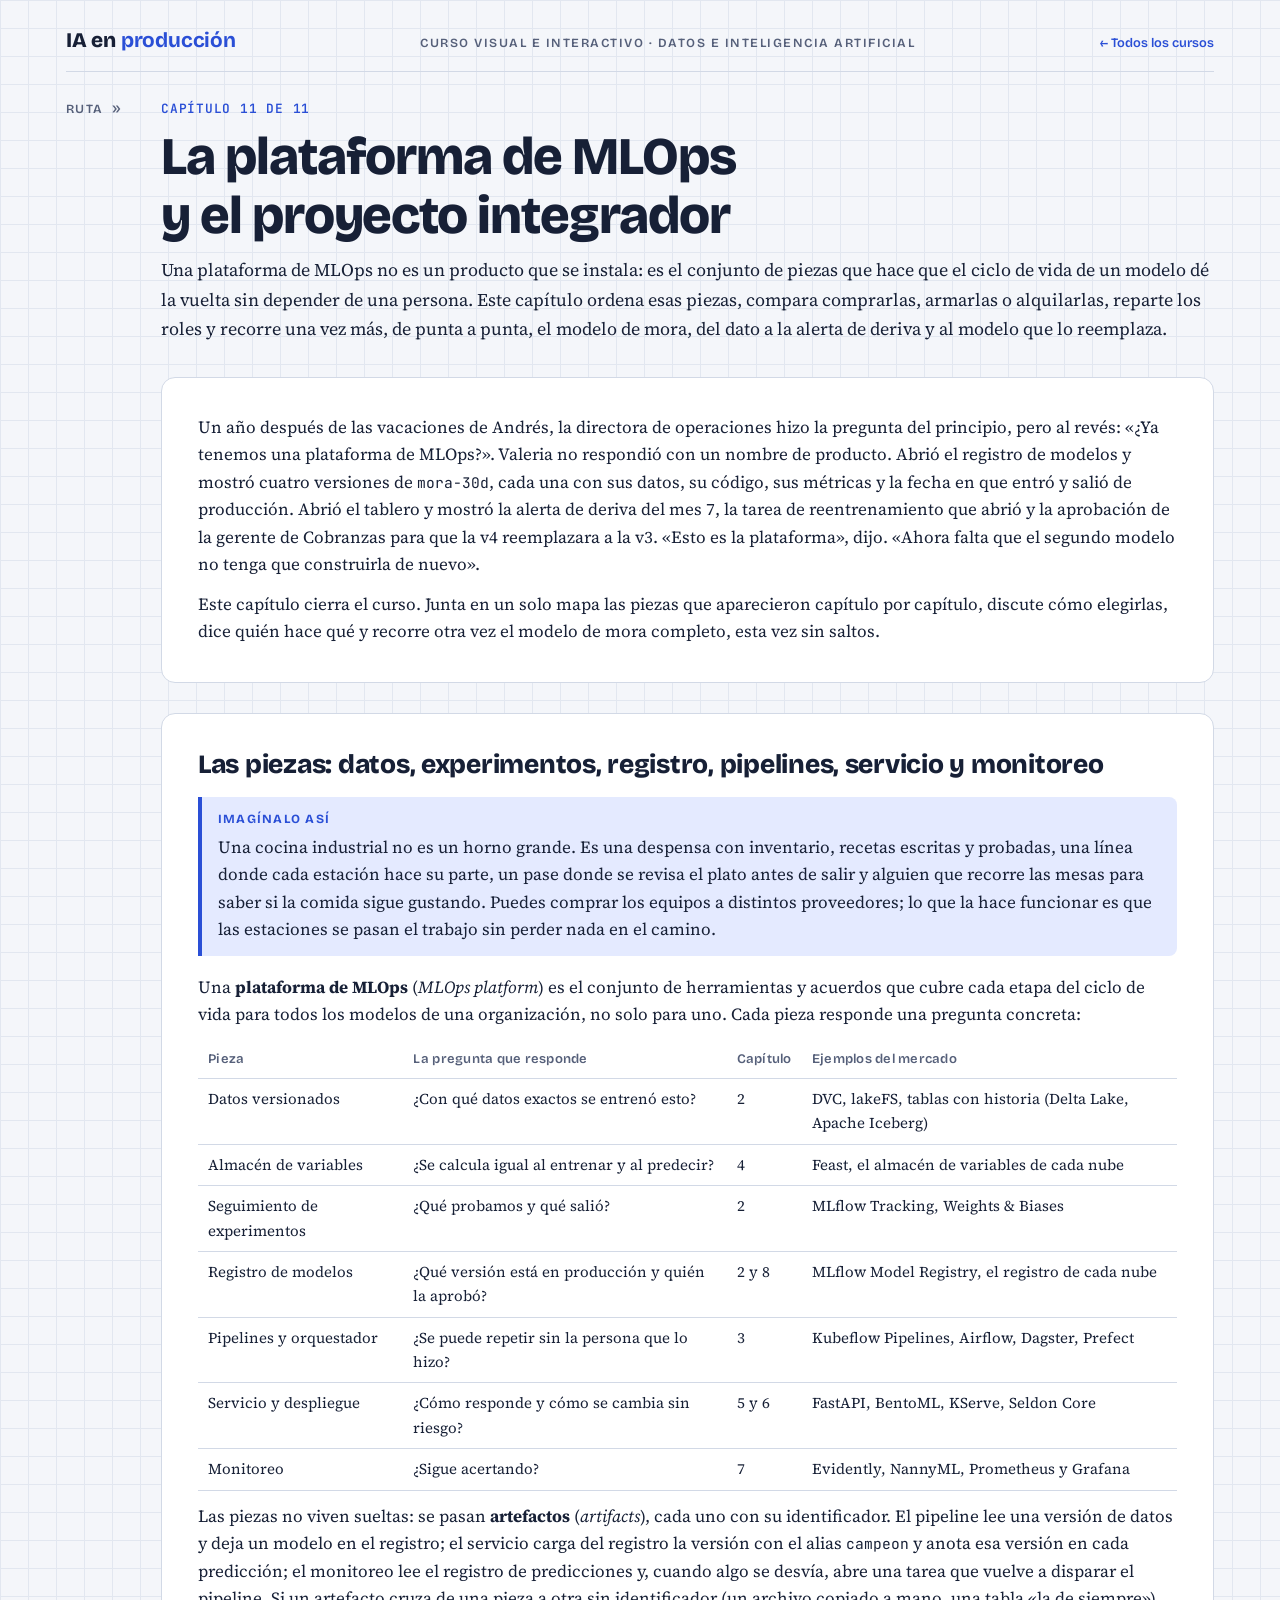
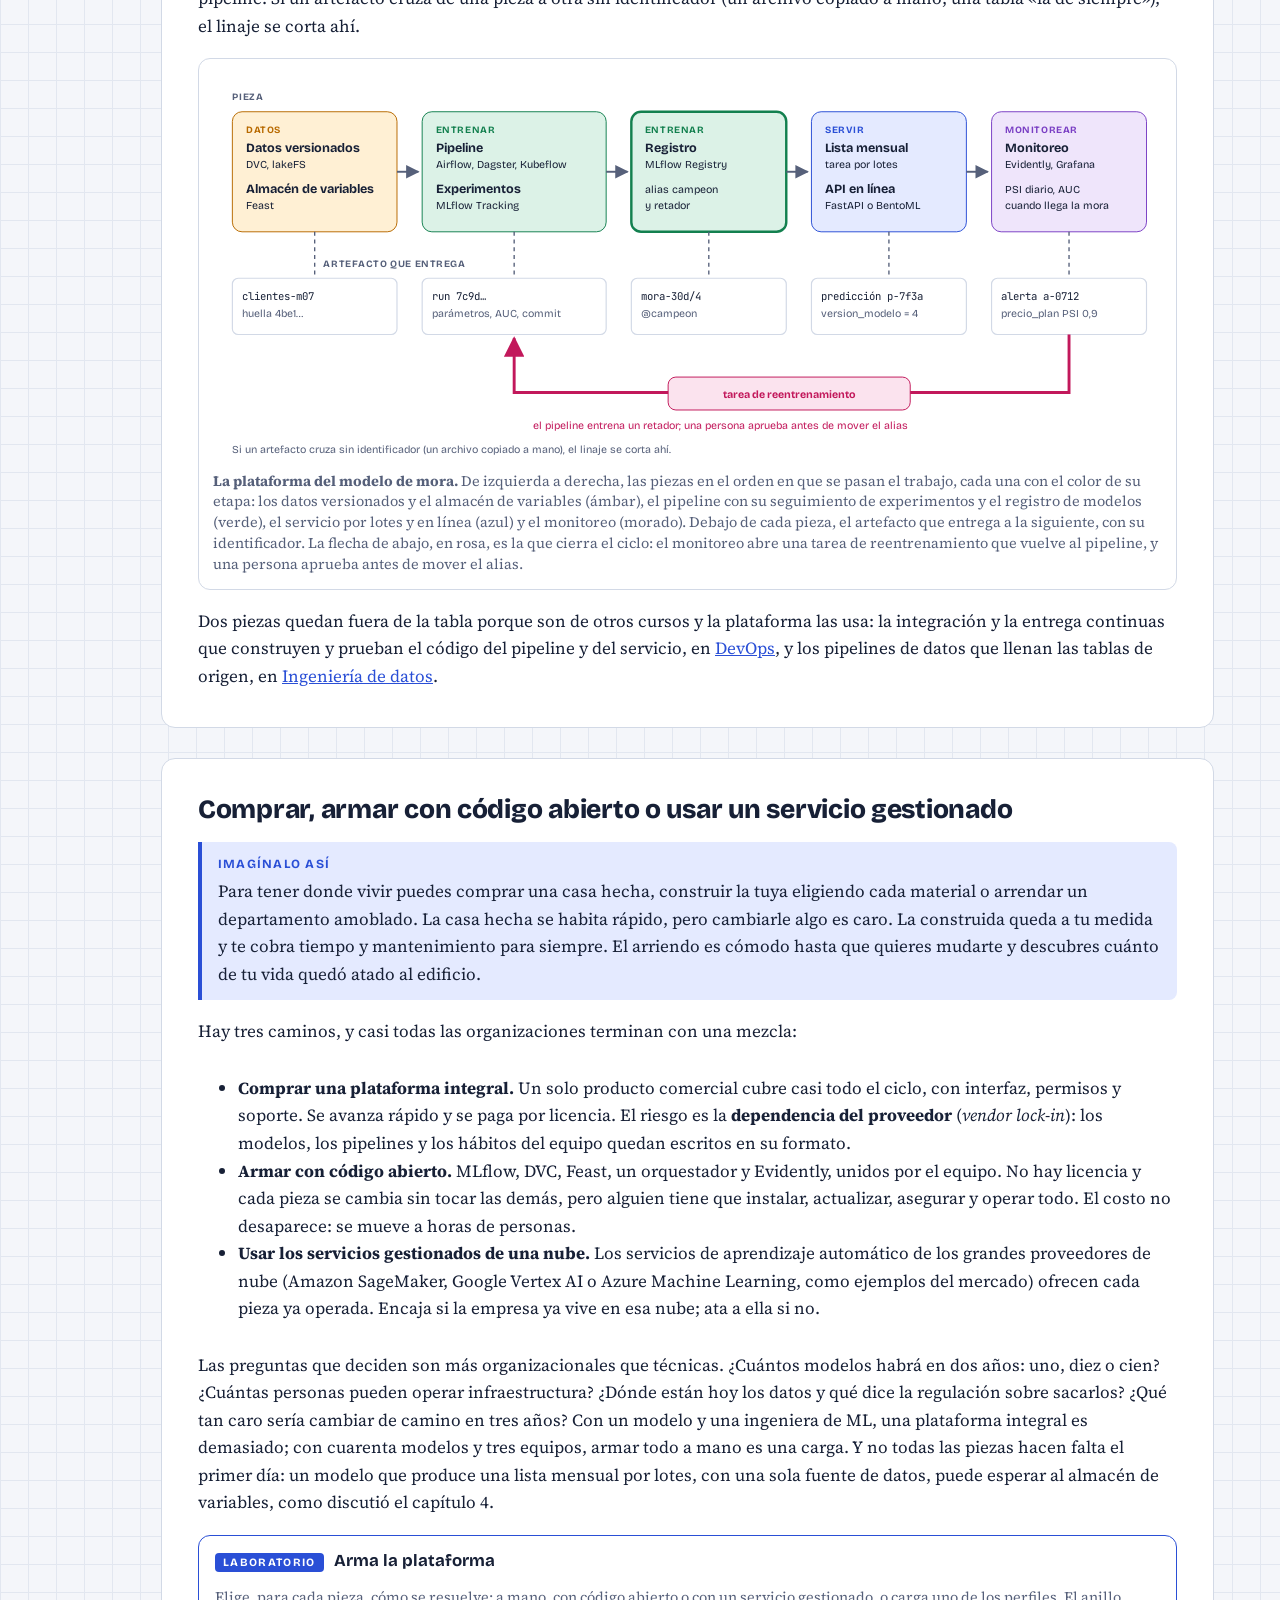
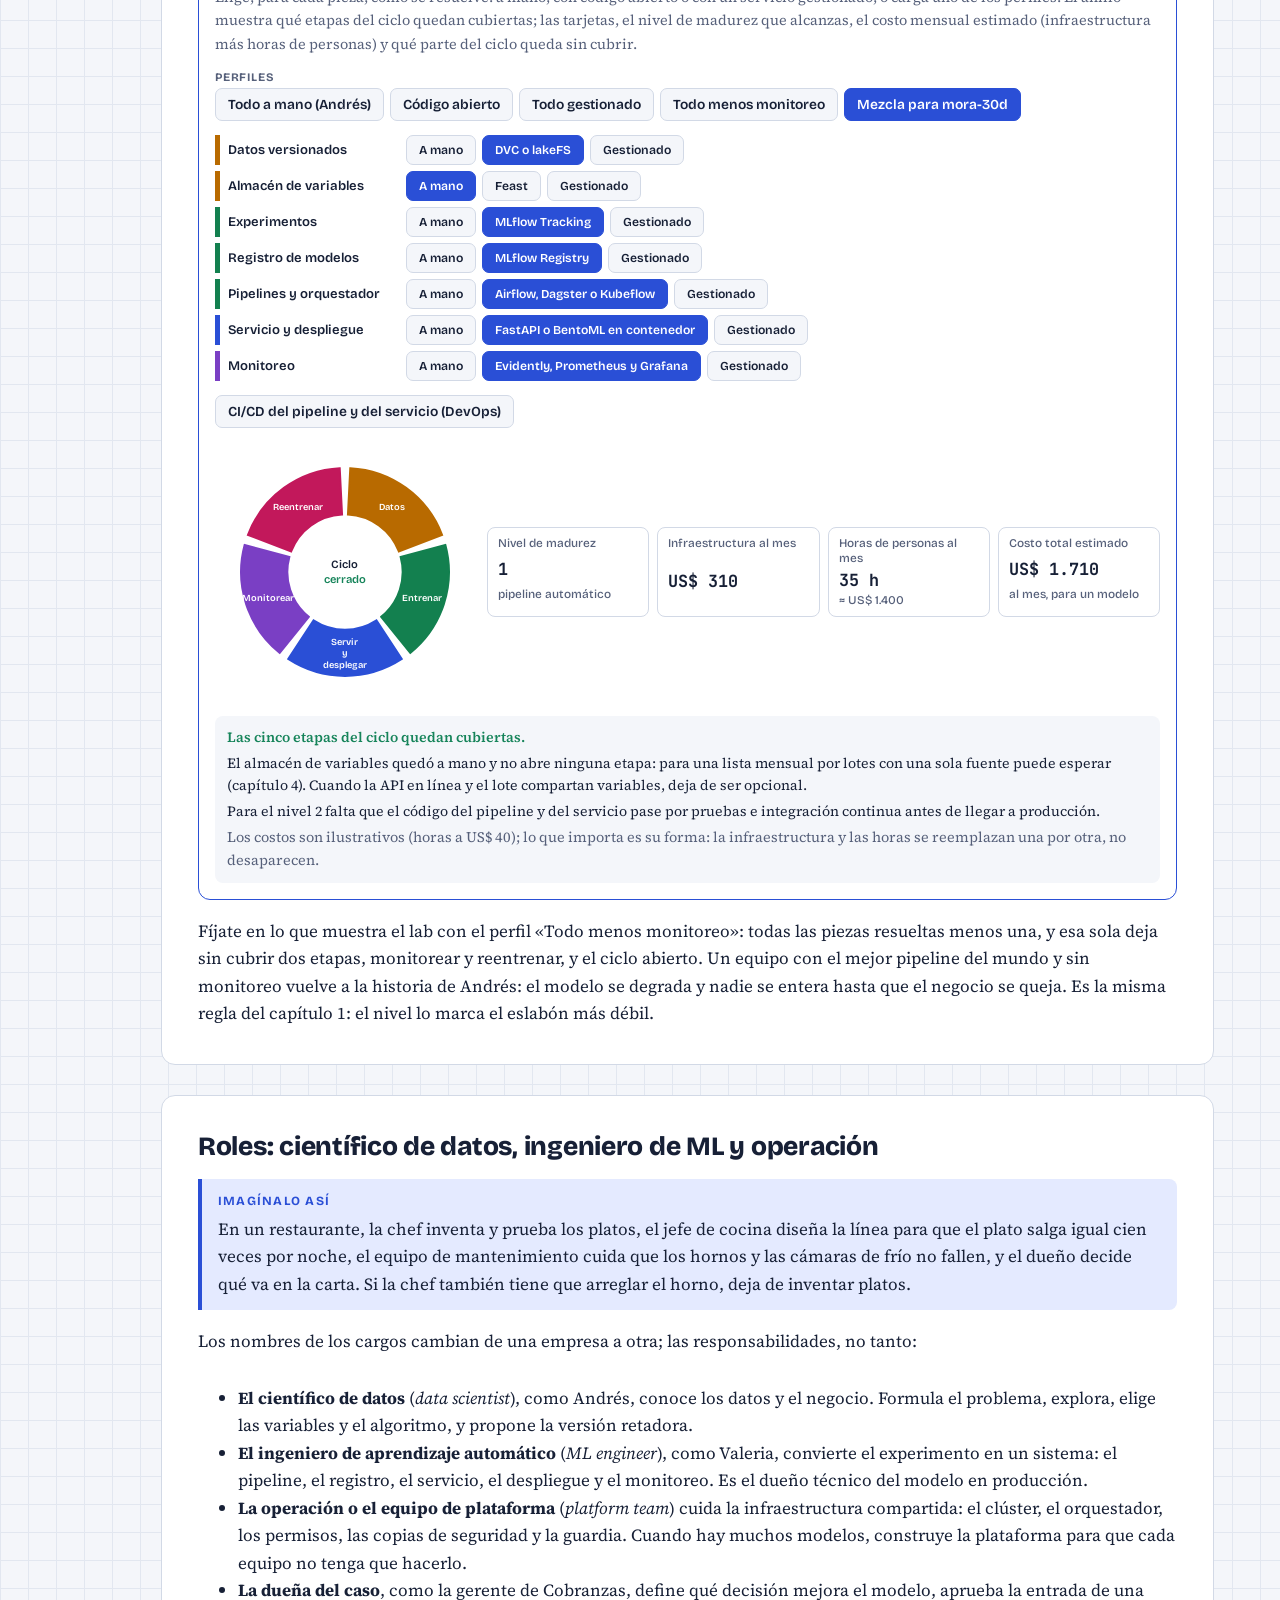
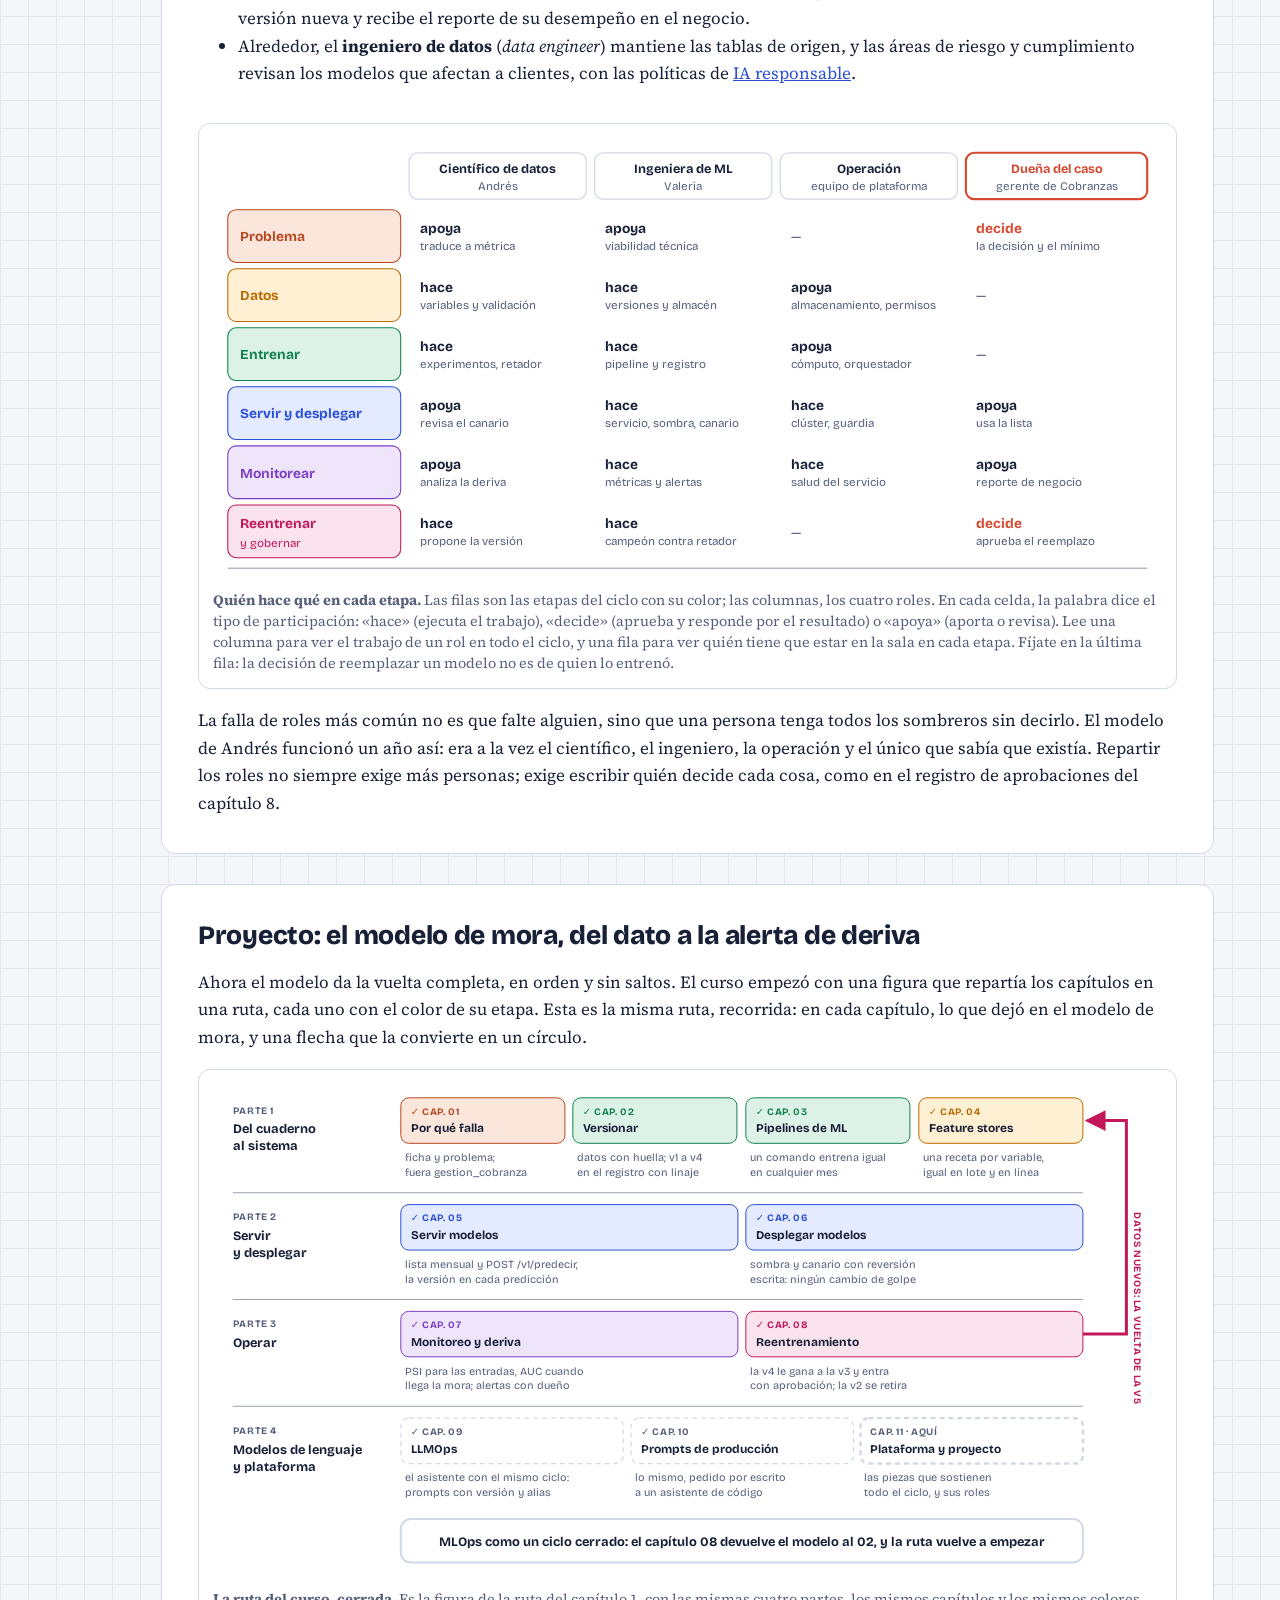
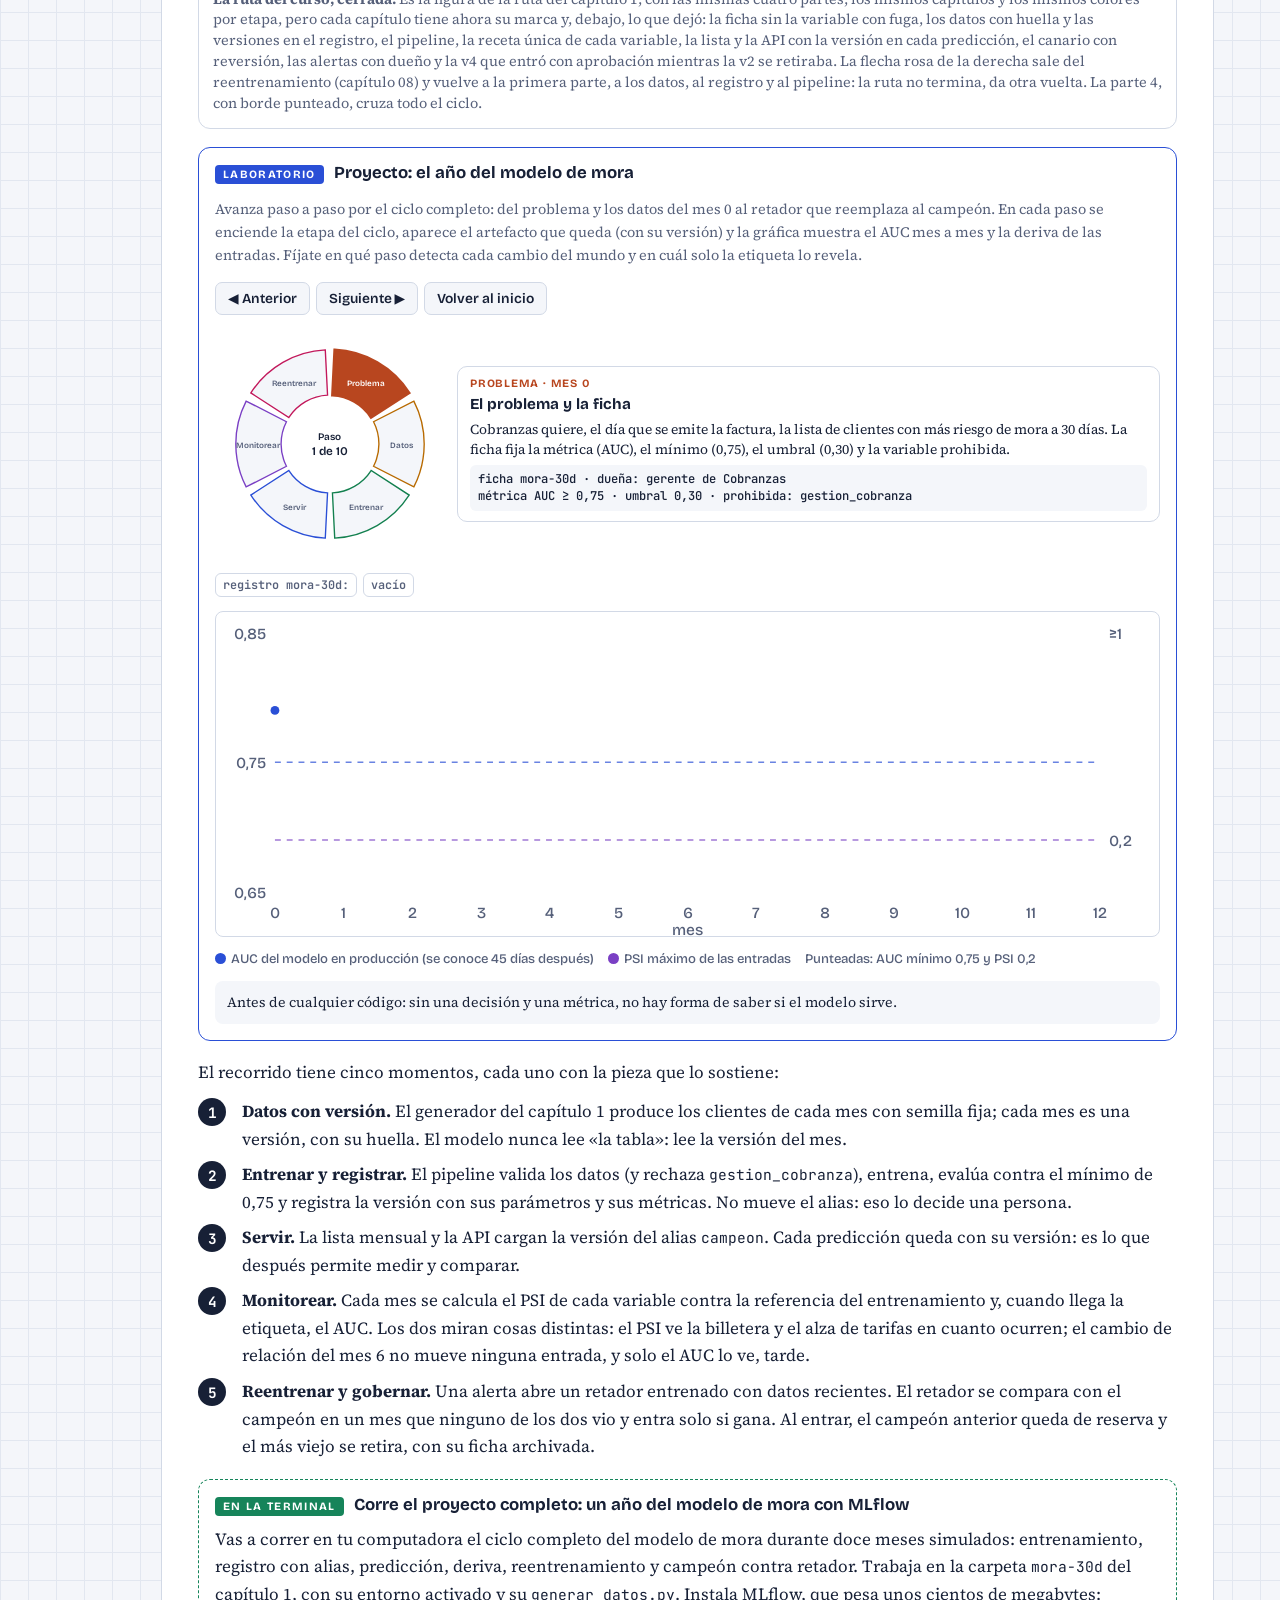
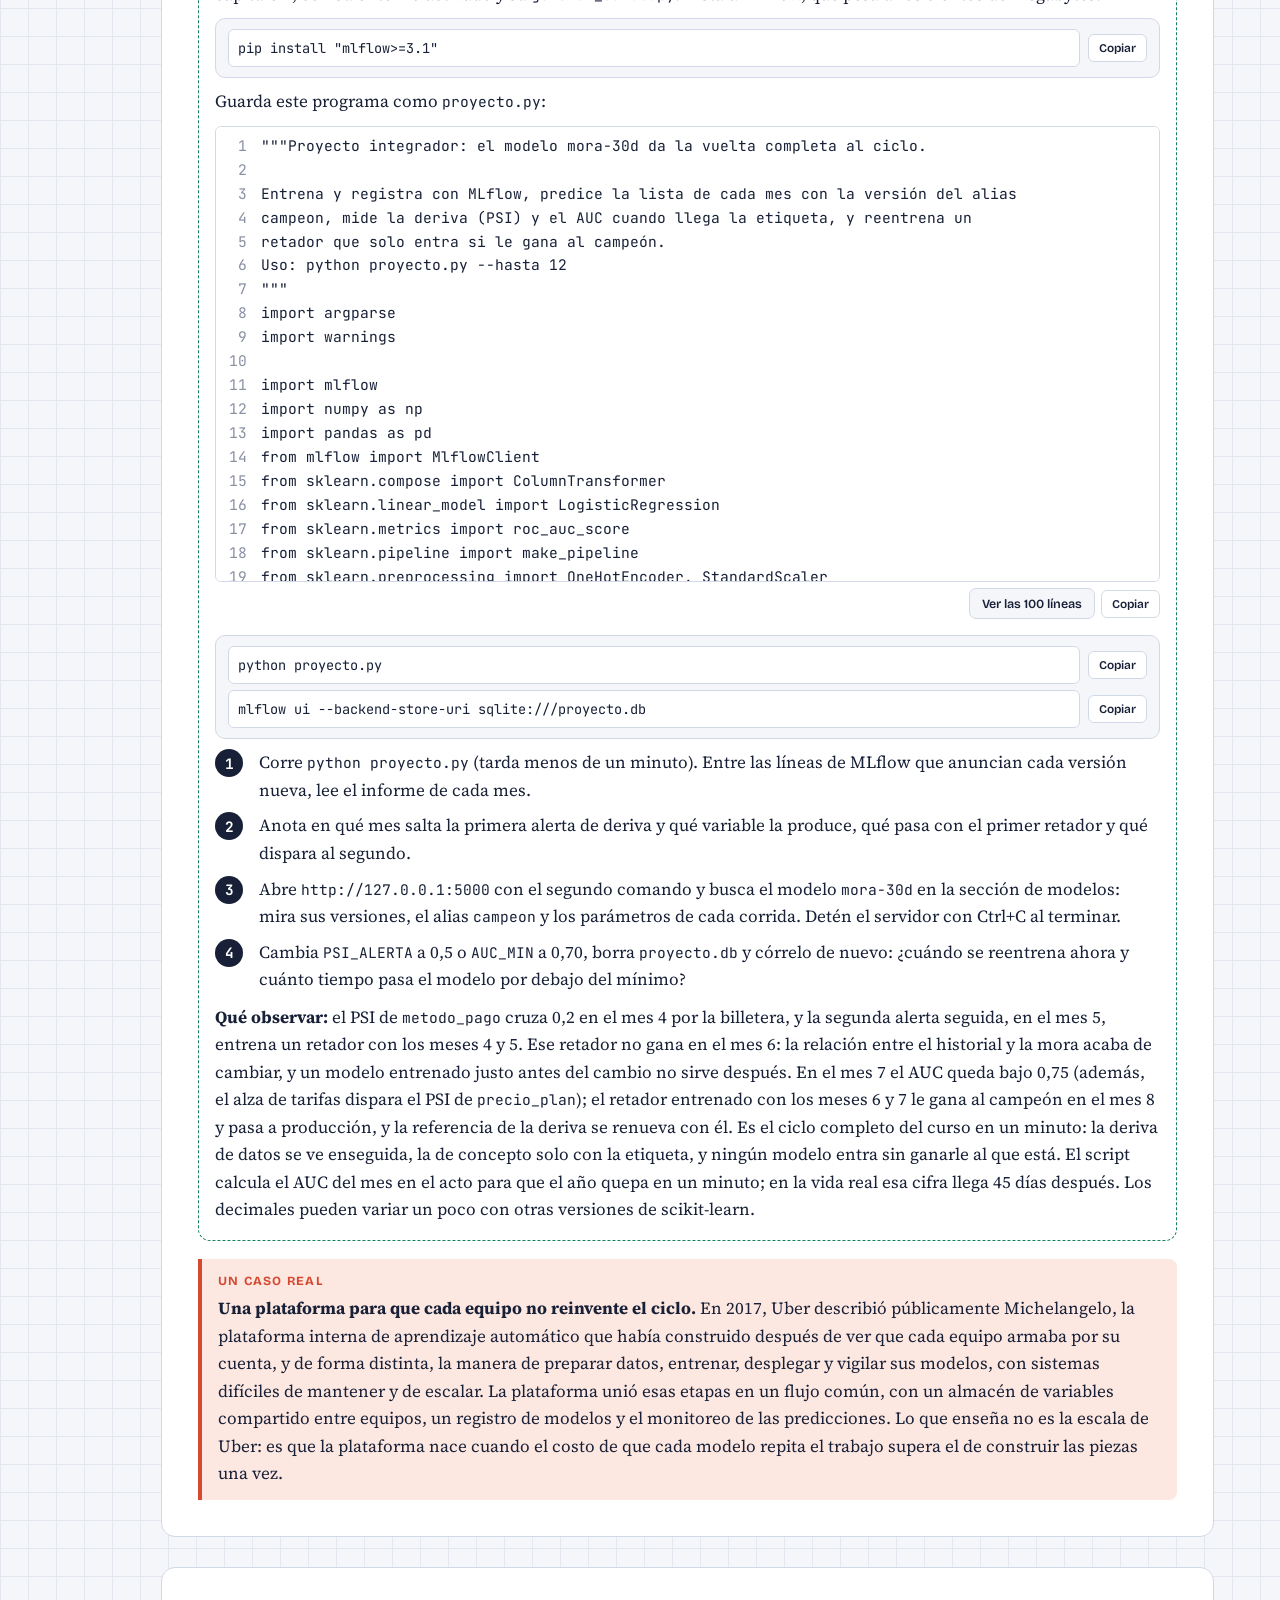
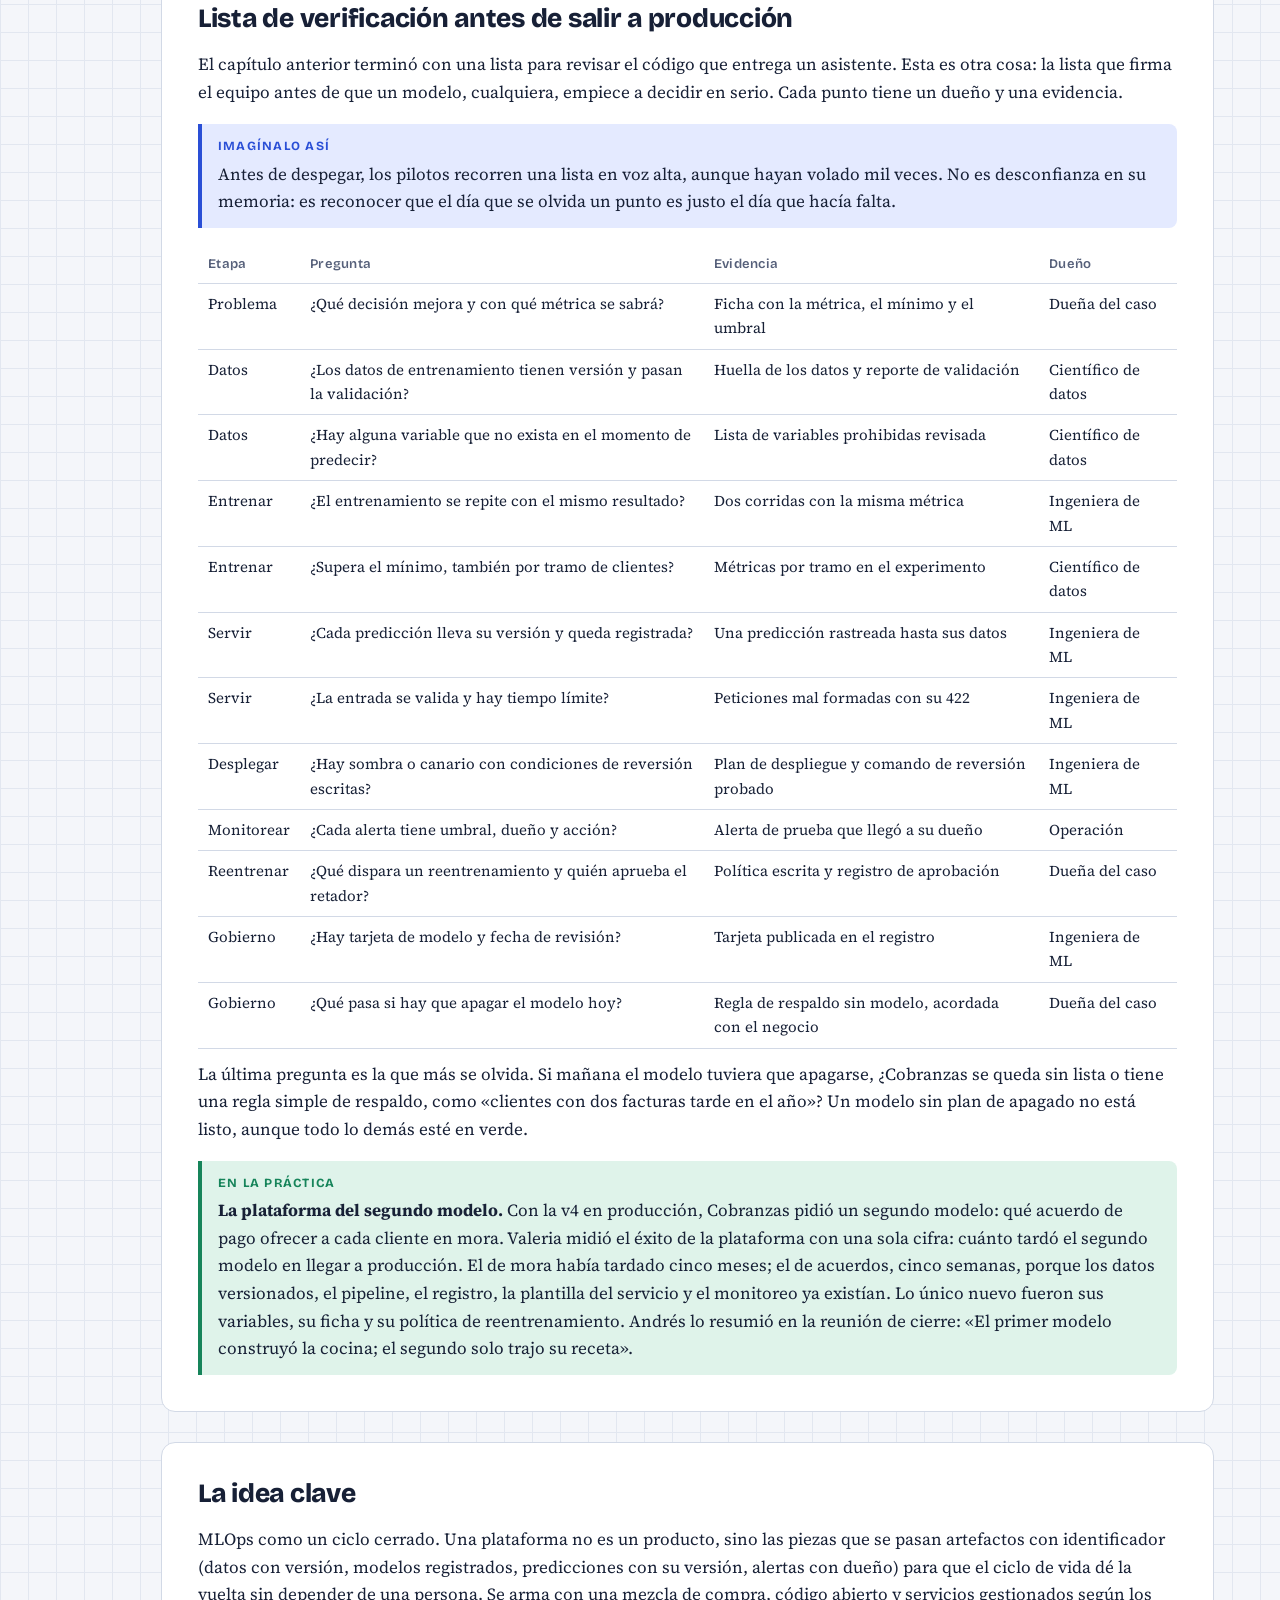
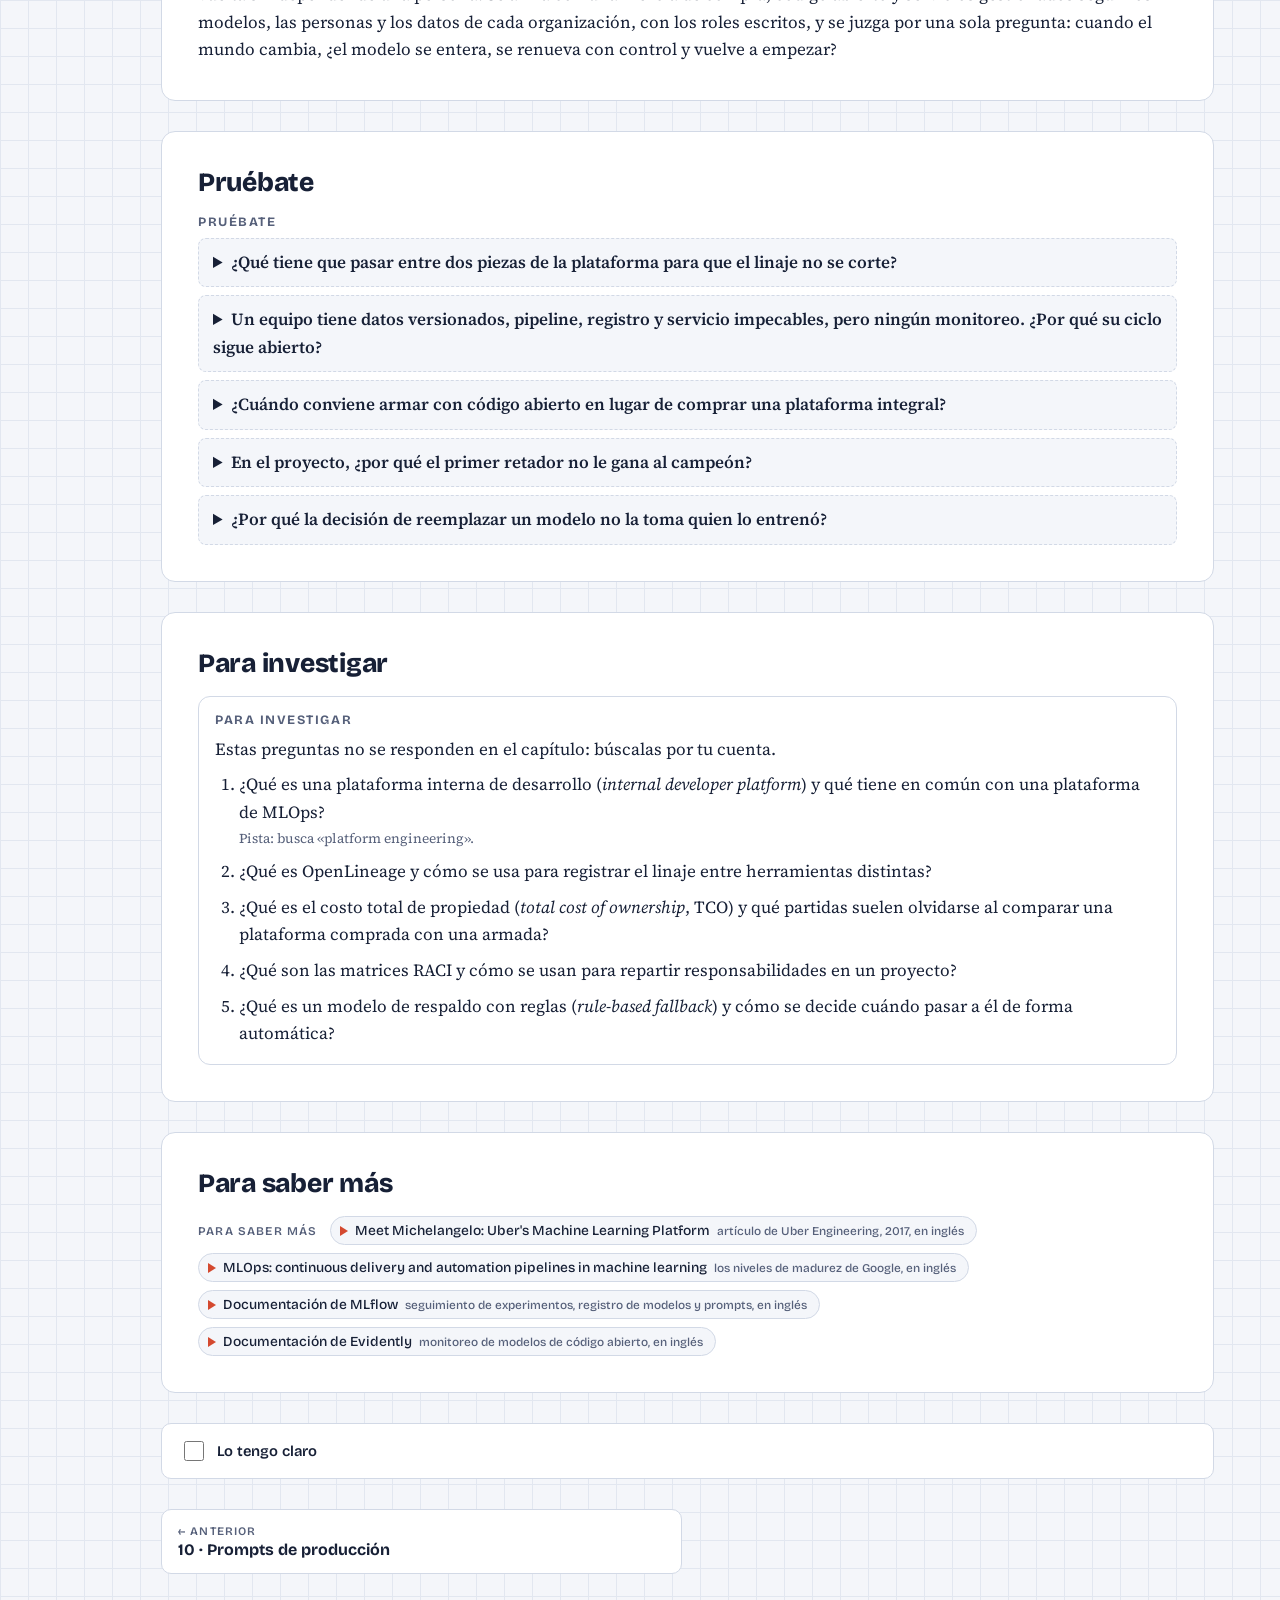
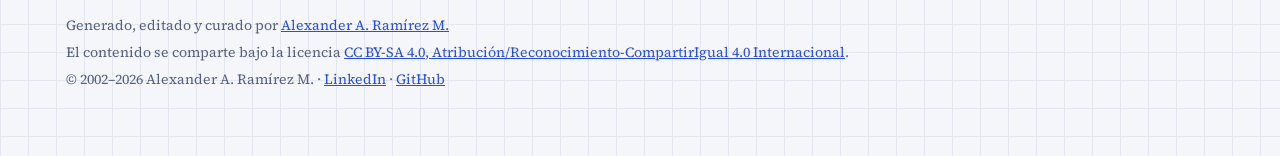
<file: 11-plataforma.html>
<!doctype html>
<html lang="es">
<head>
<!-- Google Tag Manager -->
<script>(function(w,d,s,l,i){w[l]=w[l]||[];w[l].push({'gtm.start':
new Date().getTime(),event:'gtm.js'});var f=d.getElementsByTagName(s)[0],
j=d.createElement(s),dl=l!='dataLayer'?'&l='+l:'';j.async=true;j.src=
'https://www.googletagmanager.com/gtm.js?id='+i+dl;f.parentNode.insertBefore(j,f);
})(window,document,'script','dataLayer','GTM-KX76XF8R');</script>
<!-- End Google Tag Manager -->
<meta charset="utf-8">
<meta name="viewport" content="width=device-width, initial-scale=1, viewport-fit=cover">
<title>Plataforma y proyecto · IA en producción (MLOps) · IA en producción (MLOps)</title>
<meta name="claude:viewport-fit-sides" content="cover">
<meta name="description" content="Lo que pasa después del cuaderno: versionar, entrenar de forma reproducible, servir, desplegar y vigilar modelos de aprendizaje automático y de lenguaje en producción.">
<link rel="preconnect" href="https://fonts.googleapis.com">
<link rel="preconnect" href="https://fonts.gstatic.com" crossorigin>
<link rel="stylesheet" href="https://fonts.googleapis.com/css2?family=Bricolage+Grotesque:opsz,wght@12..96,500;12..96,700;12..96,800&family=JetBrains+Mono:wght@400;600&family=Source+Serif+4:ital,opsz,wght@0,8..60,400;0,8..60,600;1,8..60,400;1,8..60,600&display=swap">
<link rel="stylesheet" href="assets/style.css">
</head>
<body>
<!-- Google Tag Manager (noscript) -->
<noscript><iframe src="https://www.googletagmanager.com/ns.html?id=GTM-KX76XF8R"
height="0" width="0" style="display:none;visibility:hidden"></iframe></noscript>
<!-- End Google Tag Manager (noscript) -->
<div class="wrap" data-page="plataforma">
<header class="topbar"><a class="brand" href="index.html">IA en <b>producción</b></a><span class="eyebrow">Curso visual e interactivo · Datos e inteligencia artificial</span><a class="al-sitio" href="https://aaramirez.github.io/">← Todos los cursos</a></header>
<div class="layout">
<nav class="toc" id="toc" aria-label="Ruta de aprendizaje"></nav>
<main>
<header class="page-head"><span class="num">CAPÍTULO 11 DE 11</span><h1>La plataforma de MLOps y el proyecto integrador</h1><p class="lede">Una plataforma de MLOps no es un producto que se instala: es el conjunto de piezas que hace que el ciclo de vida de un modelo dé la vuelta sin depender de una persona. Este capítulo ordena esas piezas, compara comprarlas, armarlas o alquilarlas, reparte los roles y recorre una vez más, de punta a punta, el modelo de mora, del dato a la alerta de deriva y al modelo que lo reemplaza.</p></header>
<section><div class="prose"><p>Un año después de las vacaciones de Andrés, la directora de operaciones hizo la pregunta del principio, pero al revés: «¿Ya tenemos una plataforma de MLOps?». Valeria no respondió con un nombre de producto. Abrió el registro de modelos y mostró cuatro versiones de <code>mora-30d</code>, cada una con sus datos, su código, sus métricas y la fecha en que entró y salió de producción. Abrió el tablero y mostró la alerta de deriva del mes 7, la tarea de reentrenamiento que abrió y la aprobación de la gerente de Cobranzas para que la v4 reemplazara a la v3. «Esto es la plataforma», dijo. «Ahora falta que el segundo modelo no tenga que construirla de nuevo».</p><p>Este capítulo cierra el curso. Junta en un solo mapa las piezas que aparecieron capítulo por capítulo, discute cómo elegirlas, dice quién hace qué y recorre otra vez el modelo de mora completo, esta vez sin saltos.</p></div></section>
<section><h2>Las piezas: datos, experimentos, registro, pipelines, servicio y monitoreo</h2><div class="analogia"><b>Imagínalo así</b><p>Una cocina industrial no es un horno grande. Es una despensa con inventario, recetas escritas y probadas, una línea donde cada estación hace su parte, un pase donde se revisa el plato antes de salir y alguien que recorre las mesas para saber si la comida sigue gustando. Puedes comprar los equipos a distintos proveedores; lo que la hace funcionar es que las estaciones se pasan el trabajo sin perder nada en el camino.</p></div><div class="prose"><p>Una <b>plataforma de MLOps</b> (<i>MLOps platform</i>) es el conjunto de herramientas y acuerdos que cubre cada etapa del ciclo de vida para todos los modelos de una organización, no solo para uno. Cada pieza responde una pregunta concreta:</p><div class="tbl"><table><thead><tr><th>Pieza</th><th>La pregunta que responde</th><th>Capítulo</th><th>Ejemplos del mercado</th></tr></thead><tbody><tr><td>Datos versionados</td><td>¿Con qué datos exactos se entrenó esto?</td><td>2</td><td>DVC, lakeFS, tablas con historia (Delta Lake, Apache Iceberg)</td></tr><tr><td>Almacén de variables</td><td>¿Se calcula igual al entrenar y al predecir?</td><td>4</td><td>Feast, el almacén de variables de cada nube</td></tr><tr><td>Seguimiento de experimentos</td><td>¿Qué probamos y qué salió?</td><td>2</td><td>MLflow Tracking, Weights &amp; Biases</td></tr><tr><td>Registro de modelos</td><td>¿Qué versión está en producción y quién la aprobó?</td><td>2 y 8</td><td>MLflow Model Registry, el registro de cada nube</td></tr><tr><td>Pipelines y orquestador</td><td>¿Se puede repetir sin la persona que lo hizo?</td><td>3</td><td>Kubeflow Pipelines, Airflow, Dagster, Prefect</td></tr><tr><td>Servicio y despliegue</td><td>¿Cómo responde y cómo se cambia sin riesgo?</td><td>5 y 6</td><td>FastAPI, BentoML, KServe, Seldon Core</td></tr><tr><td>Monitoreo</td><td>¿Sigue acertando?</td><td>7</td><td>Evidently, NannyML, Prometheus y Grafana</td></tr></tbody></table></div><p>Las piezas no viven sueltas: se pasan <b>artefactos</b> (<i>artifacts</i>), cada uno con su identificador. El pipeline lee una versión de datos y deja un modelo en el registro; el servicio carga del registro la versión con el alias <code>campeon</code> y anota esa versión en cada predicción; el monitoreo lee el registro de predicciones y, cuando algo se desvía, abre una tarea que vuelve a disparar el pipeline. Si un artefacto cruza de una pieza a otra sin identificador (un archivo copiado a mano, una tabla «la de siempre»), el linaje se corta ahí.</p></div><figure class="fig fig-arquitectura" id="11-diagrama-2"><div class="lienzo"><svg viewBox="0 0 980 400" style="min-width:780px" role="img" aria-label="Arquitectura de la plataforma del modelo de mora: datos versionados y almacén de variables, pipeline con seguimiento de experimentos y registro de modelos, servicio por lotes y en línea, y monitoreo; debajo de cada pieza el artefacto con identificador que entrega a la siguiente, y una flecha de vuelta del monitoreo al pipeline con la aprobación de una persona">
<defs>
<marker id="c11d2-m" viewBox="0 0 10 10" refX="9" refY="5" markerWidth="7" markerHeight="7" orient="auto-start-reverse"><path d="M0 0L10 5L0 10z" class="fl-muted"/></marker>
<marker id="c11d2-a" viewBox="0 0 10 10" refX="9" refY="5" markerWidth="7" markerHeight="7" orient="auto-start-reverse"><path d="M0 0L10 5L0 10z" class="k-apl"/></marker>
</defs>
<text x="20" y="28" class="t t-xs t-b t-m">PIEZA</text>

<rect x="20" y="40" width="170" height="124" rx="10" class="c-fis"/>
<text x="34" y="62" class="t t-xs t-b k-fis">DATOS</text>
<text x="34" y="82" class="t t-b">Datos versionados</text>
<text x="34" y="98" class="t t-s">DVC, lakeFS</text>
<text x="34" y="124" class="t t-b">Almacén de variables</text>
<text x="34" y="140" class="t t-s">Feast</text>

<rect x="216" y="40" width="190" height="124" rx="10" class="c-enl"/>
<text x="230" y="62" class="t t-xs t-b k-enl">ENTRENAR</text>
<text x="230" y="82" class="t t-b">Pipeline</text>
<text x="230" y="98" class="t t-s">Airflow, Dagster, Kubeflow</text>
<text x="230" y="124" class="t t-b">Experimentos</text>
<text x="230" y="140" class="t t-s">MLflow Tracking</text>

<rect x="432" y="40" width="160" height="124" rx="10" class="c-enl" style="stroke-width:2.5"/>
<text x="446" y="62" class="t t-xs t-b k-enl">ENTRENAR</text>
<text x="446" y="82" class="t t-b">Registro</text>
<text x="446" y="98" class="t t-s">MLflow Registry</text>
<text x="446" y="124" class="t t-s">alias campeon</text>
<text x="446" y="140" class="t t-s">y retador</text>

<rect x="618" y="40" width="160" height="124" rx="10" class="c-red"/>
<text x="632" y="62" class="t t-xs t-b k-red">SERVIR</text>
<text x="632" y="82" class="t t-b">Lista mensual</text>
<text x="632" y="98" class="t t-s">tarea por lotes</text>
<text x="632" y="124" class="t t-b">API en línea</text>
<text x="632" y="140" class="t t-s">FastAPI o BentoML</text>

<rect x="804" y="40" width="160" height="124" rx="10" class="c-tra"/>
<text x="818" y="62" class="t t-xs t-b k-tra">MONITOREAR</text>
<text x="818" y="82" class="t t-b">Monitoreo</text>
<text x="818" y="98" class="t t-s">Evidently, Grafana</text>
<text x="818" y="124" class="t t-s">PSI diario, AUC</text>
<text x="818" y="140" class="t t-s">cuando llega la mora</text>

<line x1="190" y1="102" x2="212" y2="102" class="ln" style="stroke-width:2" marker-end="url(#c11d2-m)"/>
<line x1="406" y1="102" x2="428" y2="102" class="ln" style="stroke-width:2" marker-end="url(#c11d2-m)"/>
<line x1="592" y1="102" x2="614" y2="102" class="ln" style="stroke-width:2" marker-end="url(#c11d2-m)"/>
<line x1="778" y1="102" x2="800" y2="102" class="ln" style="stroke-width:2" marker-end="url(#c11d2-m)"/>

<text x="114" y="200" class="t t-xs t-b t-m">ARTEFACTO QUE ENTREGA</text>
<rect x="20" y="212" width="170" height="58" rx="6" class="caja"/>
<text x="30" y="234" class="t t-s t-mono">clientes-m07</text>
<text x="30" y="252" class="t t-s t-m">huella 4be1…</text>
<rect x="216" y="212" width="190" height="58" rx="6" class="caja"/>
<text x="226" y="234" class="t t-s t-mono">run 7c9d…</text>
<text x="226" y="252" class="t t-s t-m">parámetros, AUC, commit</text>
<rect x="432" y="212" width="160" height="58" rx="6" class="caja"/>
<text x="442" y="234" class="t t-s t-mono">mora-30d/4</text>
<text x="442" y="252" class="t t-s t-m">@campeon</text>
<rect x="618" y="212" width="160" height="58" rx="6" class="caja"/>
<text x="628" y="234" class="t t-s t-mono">predicción p-7f3a</text>
<text x="628" y="252" class="t t-s t-m">version_modelo = 4</text>
<rect x="804" y="212" width="160" height="58" rx="6" class="caja"/>
<text x="814" y="234" class="t t-s t-mono">alerta a-0712</text>
<text x="814" y="252" class="t t-s t-m">precio_plan PSI 0,9</text>
<line x1="105" y1="164" x2="105" y2="208" class="ln ln-d"/>
<line x1="311" y1="164" x2="311" y2="208" class="ln ln-d"/>
<line x1="512" y1="164" x2="512" y2="208" class="ln ln-d"/>
<line x1="698" y1="164" x2="698" y2="208" class="ln ln-d"/>
<line x1="884" y1="164" x2="884" y2="208" class="ln ln-d"/>

<path d="M884 270 V330 H311 V274" class="ln s-apl" style="stroke-width:3" marker-end="url(#c11d2-a)"/>
<rect x="470" y="314" width="250" height="34" rx="8" class="c-apl"/>
<text x="595" y="336" class="t t-s t-b k-apl" text-anchor="middle">tarea de reentrenamiento</text>
<text x="330" y="368" class="t t-s k-apl">el pipeline entrena un retador; una persona aprueba antes de mover el alias</text>
<text x="20" y="392" class="t t-s t-m">Si un artefacto cruza sin identificador (un archivo copiado a mano), el linaje se corta ahí.</text>
</svg></div><figcaption><b>La plataforma del modelo de mora.</b> De izquierda a derecha, las piezas en el orden en que se pasan el trabajo, cada una con el color de su etapa: los datos versionados y el almacén de variables (ámbar), el pipeline con su seguimiento de experimentos y el registro de modelos (verde), el servicio por lotes y en línea (azul) y el monitoreo (morado). Debajo de cada pieza, el artefacto que entrega a la siguiente, con su identificador. La flecha de abajo, en rosa, es la que cierra el ciclo: el monitoreo abre una tarea de reentrenamiento que vuelve al pipeline, y una persona aprueba antes de mover el alias.</figcaption></figure><div class="prose"><p>Dos piezas quedan fuera de la tabla porque son de otros cursos y la plataforma las usa: la integración y la entrega continuas que construyen y prueban el código del pipeline y del servicio, en <a href="https://aaramirez.github.io/devops/temario.html" target="_blank" rel="noopener">DevOps</a>, y los pipelines de datos que llenan las tablas de origen, en <a href="https://aaramirez.github.io/ingenieria-de-datos/temario.html" target="_blank" rel="noopener">Ingeniería de datos</a>.</p></div></section>
<section><h2>Comprar, armar con código abierto o usar un servicio gestionado</h2><div class="analogia"><b>Imagínalo así</b><p>Para tener donde vivir puedes comprar una casa hecha, construir la tuya eligiendo cada material o arrendar un departamento amoblado. La casa hecha se habita rápido, pero cambiarle algo es caro. La construida queda a tu medida y te cobra tiempo y mantenimiento para siempre. El arriendo es cómodo hasta que quieres mudarte y descubres cuánto de tu vida quedó atado al edificio.</p></div><div class="prose"><p>Hay tres caminos, y casi todas las organizaciones terminan con una mezcla:</p><ul><li><b>Comprar una plataforma integral.</b> Un solo producto comercial cubre casi todo el ciclo, con interfaz, permisos y soporte. Se avanza rápido y se paga por licencia. El riesgo es la <b>dependencia del proveedor</b> (<i>vendor lock-in</i>): los modelos, los pipelines y los hábitos del equipo quedan escritos en su formato.</li><li><b>Armar con código abierto.</b> MLflow, DVC, Feast, un orquestador y Evidently, unidos por el equipo. No hay licencia y cada pieza se cambia sin tocar las demás, pero alguien tiene que instalar, actualizar, asegurar y operar todo. El costo no desaparece: se mueve a horas de personas.</li><li><b>Usar los servicios gestionados de una nube.</b> Los servicios de aprendizaje automático de los grandes proveedores de nube (Amazon SageMaker, Google Vertex AI o Azure Machine Learning, como ejemplos del mercado) ofrecen cada pieza ya operada. Encaja si la empresa ya vive en esa nube; ata a ella si no.</li></ul><p>Las preguntas que deciden son más organizacionales que técnicas. ¿Cuántos modelos habrá en dos años: uno, diez o cien? ¿Cuántas personas pueden operar infraestructura? ¿Dónde están hoy los datos y qué dice la regulación sobre sacarlos? ¿Qué tan caro sería cambiar de camino en tres años? Con un modelo y una ingeniera de ML, una plataforma integral es demasiado; con cuarenta modelos y tres equipos, armar todo a mano es una carga. Y no todas las piezas hacen falta el primer día: un modelo que produce una lista mensual por lotes, con una sola fuente de datos, puede esperar al almacén de variables, como discutió el capítulo 4.</p></div><div class="lab" id="11-lab-1"><div class="lab-title"><span class="tag">Laboratorio</span><h3>Arma la plataforma</h3></div><p class="hint">Elige, para cada pieza, cómo se resuelve: a mano, con código abierto o con un servicio gestionado, o carga uno de los perfiles. El anillo muestra qué etapas del ciclo quedan cubiertas; las tarjetas, el nivel de madurez que alcanzas, el costo mensual estimado (infraestructura más horas de personas) y qué parte del ciclo queda sin cubrir.</p><style>
[id="11-lab-1"] .c11l1-g{display:grid;gap:4px}
[id="11-lab-1"] .c11l1-g>span{font:700 .72rem var(--f-display);letter-spacing:.07em;text-transform:uppercase;color:var(--muted)}
[id="11-lab-1"] .c11l1-piezas{display:grid;gap:6px}
[id="11-lab-1"] .c11l1-p{display:grid;grid-template-columns:minmax(0,170px) minmax(0,1fr);gap:8px;align-items:center;border-left:5px solid var(--line);padding-left:8px}
@media (max-width:560px){[id="11-lab-1"] .c11l1-p{grid-template-columns:minmax(0,1fr)}}
[id="11-lab-1"] .c11l1-p b{font:600 .82rem/1.25 var(--f-display)}
[id="11-lab-1"] .c11l1-p small{display:block;color:var(--muted);font-size:.7rem}
[id="11-lab-1"] .c11l1-p .btns button{font-size:.76rem}
[id="11-lab-1"] .c11l1-vis{display:grid;grid-template-columns:minmax(0,260px) minmax(0,1fr);gap:12px;align-items:center}
@media (max-width:620px){[id="11-lab-1"] .c11l1-vis{grid-template-columns:minmax(0,1fr)}}
[id="11-lab-1"] svg{width:100%;max-width:260px;height:auto;display:block;margin:0 auto}
[id="11-lab-1"] svg text{font:600 10px var(--f-display);fill:var(--ink)}
[id="11-lab-1"] .c11l1-tar{display:grid;grid-template-columns:repeat(auto-fit,minmax(min(100%,140px),1fr));gap:8px}
[id="11-lab-1"] .c11l1-t{border:1px solid var(--line);border-radius:8px;padding:8px 10px;background:var(--card);display:grid;gap:2px;font:500 .74rem/1.3 var(--f-display);color:var(--muted)}
[id="11-lab-1"] .c11l1-t b{font:700 1.05rem var(--f-mono);color:var(--ink)}
</style>
<div class="c11l1-g"><span>Perfiles</span>
<div class="btns" role="group" aria-label="Perfiles" id="c11l1-perf">
  <button type="button" data-p="mano" aria-pressed="false">Todo a mano (Andrés)</button>
  <button type="button" data-p="abierto" aria-pressed="false">Código abierto</button>
  <button type="button" data-p="gest" aria-pressed="false">Todo gestionado</button>
  <button type="button" data-p="sinmon" aria-pressed="false">Todo menos monitoreo</button>
  <button type="button" data-p="mora" aria-pressed="true">Mezcla para mora-30d</button>
</div></div>
<div class="c11l1-piezas" id="c11l1-piezas"></div>
<div class="btns"><button type="button" id="c11l1-cicd" aria-pressed="false">CI/CD del pipeline y del servicio (DevOps)</button></div>
<div class="c11l1-vis">
  <svg id="c11l1-anillo" viewBox="-10 -10 280 280" role="img" aria-label="Anillo del ciclo de vida con las etapas cubiertas"></svg>
  <div class="c11l1-tar" id="c11l1-tar" aria-live="polite"></div>
</div>
<div class="readout texto" id="c11l1-out" aria-live="polite"></div></div><div class="prose"><p>Fíjate en lo que muestra el lab con el perfil «Todo menos monitoreo»: todas las piezas resueltas menos una, y esa sola deja sin cubrir dos etapas, monitorear y reentrenar, y el ciclo abierto. Un equipo con el mejor pipeline del mundo y sin monitoreo vuelve a la historia de Andrés: el modelo se degrada y nadie se entera hasta que el negocio se queja. Es la misma regla del capítulo 1: el nivel lo marca el eslabón más débil.</p></div></section>
<section><h2>Roles: científico de datos, ingeniero de ML y operación</h2><div class="analogia"><b>Imagínalo así</b><p>En un restaurante, la chef inventa y prueba los platos, el jefe de cocina diseña la línea para que el plato salga igual cien veces por noche, el equipo de mantenimiento cuida que los hornos y las cámaras de frío no fallen, y el dueño decide qué va en la carta. Si la chef también tiene que arreglar el horno, deja de inventar platos.</p></div><div class="prose"><p>Los nombres de los cargos cambian de una empresa a otra; las responsabilidades, no tanto:</p><ul><li><b>El científico de datos</b> (<i>data scientist</i>), como Andrés, conoce los datos y el negocio. Formula el problema, explora, elige las variables y el algoritmo, y propone la versión retadora.</li><li><b>El ingeniero de aprendizaje automático</b> (<i>ML engineer</i>), como Valeria, convierte el experimento en un sistema: el pipeline, el registro, el servicio, el despliegue y el monitoreo. Es el dueño técnico del modelo en producción.</li><li><b>La operación o el equipo de plataforma</b> (<i>platform team</i>) cuida la infraestructura compartida: el clúster, el orquestador, los permisos, las copias de seguridad y la guardia. Cuando hay muchos modelos, construye la plataforma para que cada equipo no tenga que hacerlo.</li><li><b>La dueña del caso</b>, como la gerente de Cobranzas, define qué decisión mejora el modelo, aprueba la entrada de una versión nueva y recibe el reporte de su desempeño en el negocio.</li><li>Alrededor, el <b>ingeniero de datos</b> (<i>data engineer</i>) mantiene las tablas de origen, y las áreas de riesgo y cumplimiento revisan los modelos que afectan a clientes, con las políticas de <a href="https://aaramirez.github.io/ia-responsable/temario.html" target="_blank" rel="noopener">IA responsable</a>.</li></ul></div><figure class="fig fig-comparacion" id="11-diagrama-3"><div class="lienzo"><svg viewBox="0 0 900 420" style="min-width:720px" role="img" aria-label="Tabla de roles: para cada etapa del ciclo, qué hace el científico de datos, la ingeniera de ML, la operación y la dueña del caso, con las palabras hace, decide o apoya">
<rect x="186" y="14" width="168" height="44" rx="8" class="caja"/>
<text x="270" y="33" class="t t-b" text-anchor="middle" style="font-size:12px">Científico de datos</text>
<text x="270" y="49" class="t t-s t-m" text-anchor="middle">Andrés</text>
<rect x="362" y="14" width="168" height="44" rx="8" class="caja"/>
<text x="446" y="33" class="t t-b" text-anchor="middle" style="font-size:12px">Ingeniera de ML</text>
<text x="446" y="49" class="t t-s t-m" text-anchor="middle">Valeria</text>
<rect x="538" y="14" width="168" height="44" rx="8" class="caja"/>
<text x="622" y="33" class="t t-b" text-anchor="middle" style="font-size:12px">Operación</text>
<text x="622" y="49" class="t t-s t-m" text-anchor="middle">equipo de plataforma</text>
<rect x="714" y="14" width="172" height="44" rx="8" class="caja" style="stroke:var(--warm);stroke-width:2"/>
<text x="800" y="33" class="t t-b k-warm" text-anchor="middle" style="font-size:12px">Dueña del caso</text>
<text x="800" y="49" class="t t-s t-m" text-anchor="middle">gerente de Cobranzas</text>

<rect x="14" y="68" width="164" height="50" rx="8" class="d-sis"/>
<text x="26" y="98" class="t t-b k-sis">Problema</text>
<text x="196" y="90" class="t t-b">apoya</text><text x="196" y="106" class="t t-s t-m">traduce a métrica</text>
<text x="372" y="90" class="t t-b">apoya</text><text x="372" y="106" class="t t-s t-m">viabilidad técnica</text>
<text x="548" y="98" class="t t-m">—</text>
<text x="724" y="90" class="t t-b k-warm">decide</text><text x="724" y="106" class="t t-s t-m">la decisión y el mínimo</text>

<rect x="14" y="124" width="164" height="50" rx="8" class="c-fis"/>
<text x="26" y="154" class="t t-b k-fis">Datos</text>
<text x="196" y="146" class="t t-b">hace</text><text x="196" y="162" class="t t-s t-m">variables y validación</text>
<text x="372" y="146" class="t t-b">hace</text><text x="372" y="162" class="t t-s t-m">versiones y almacén</text>
<text x="548" y="146" class="t t-b">apoya</text><text x="548" y="162" class="t t-s t-m">almacenamiento, permisos</text>
<text x="724" y="154" class="t t-m">—</text>

<rect x="14" y="180" width="164" height="50" rx="8" class="c-enl"/>
<text x="26" y="210" class="t t-b k-enl">Entrenar</text>
<text x="196" y="202" class="t t-b">hace</text><text x="196" y="218" class="t t-s t-m">experimentos, retador</text>
<text x="372" y="202" class="t t-b">hace</text><text x="372" y="218" class="t t-s t-m">pipeline y registro</text>
<text x="548" y="202" class="t t-b">apoya</text><text x="548" y="218" class="t t-s t-m">cómputo, orquestador</text>
<text x="724" y="210" class="t t-m">—</text>

<rect x="14" y="236" width="164" height="50" rx="8" class="c-red"/>
<text x="26" y="266" class="t t-b k-red">Servir y desplegar</text>
<text x="196" y="258" class="t t-b">apoya</text><text x="196" y="274" class="t t-s t-m">revisa el canario</text>
<text x="372" y="258" class="t t-b">hace</text><text x="372" y="274" class="t t-s t-m">servicio, sombra, canario</text>
<text x="548" y="258" class="t t-b">hace</text><text x="548" y="274" class="t t-s t-m">clúster, guardia</text>
<text x="724" y="258" class="t t-b">apoya</text><text x="724" y="274" class="t t-s t-m">usa la lista</text>

<rect x="14" y="292" width="164" height="50" rx="8" class="c-tra"/>
<text x="26" y="322" class="t t-b k-tra">Monitorear</text>
<text x="196" y="314" class="t t-b">apoya</text><text x="196" y="330" class="t t-s t-m">analiza la deriva</text>
<text x="372" y="314" class="t t-b">hace</text><text x="372" y="330" class="t t-s t-m">métricas y alertas</text>
<text x="548" y="314" class="t t-b">hace</text><text x="548" y="330" class="t t-s t-m">salud del servicio</text>
<text x="724" y="314" class="t t-b">apoya</text><text x="724" y="330" class="t t-s t-m">reporte de negocio</text>

<rect x="14" y="348" width="164" height="50" rx="8" class="c-apl"/>
<text x="26" y="370" class="t t-b k-apl">Reentrenar</text>
<text x="26" y="388" class="t t-s k-apl">y gobernar</text>
<text x="196" y="370" class="t t-b">hace</text><text x="196" y="386" class="t t-s t-m">propone la versión</text>
<text x="372" y="370" class="t t-b">hace</text><text x="372" y="386" class="t t-s t-m">campeón contra retador</text>
<text x="548" y="378" class="t t-m">—</text>
<text x="724" y="370" class="t t-b k-warm">decide</text><text x="724" y="386" class="t t-s t-m">aprueba el reemplazo</text>
<line x1="14" y1="408" x2="886" y2="408" class="ln" style="stroke-width:.6"/>
</svg></div><figcaption><b>Quién hace qué en cada etapa.</b> Las filas son las etapas del ciclo con su color; las columnas, los cuatro roles. En cada celda, la palabra dice el tipo de participación: «hace» (ejecuta el trabajo), «decide» (aprueba y responde por el resultado) o «apoya» (aporta o revisa). Lee una columna para ver el trabajo de un rol en todo el ciclo, y una fila para ver quién tiene que estar en la sala en cada etapa. Fíjate en la última fila: la decisión de reemplazar un modelo no es de quien lo entrenó.</figcaption></figure><div class="prose"><p>La falla de roles más común no es que falte alguien, sino que una persona tenga todos los sombreros sin decirlo. El modelo de Andrés funcionó un año así: era a la vez el científico, el ingeniero, la operación y el único que sabía que existía. Repartir los roles no siempre exige más personas; exige escribir quién decide cada cosa, como en el registro de aprobaciones del capítulo 8.</p></div></section>
<section><h2>Proyecto: el modelo de mora, del dato a la alerta de deriva</h2><div class="prose"><p>Ahora el modelo da la vuelta completa, en orden y sin saltos. El curso empezó con una figura que repartía los capítulos en una ruta, cada uno con el color de su etapa. Esta es la misma ruta, recorrida: en cada capítulo, lo que dejó en el modelo de mora, y una flecha que la convierte en un círculo.</p></div><figure class="fig fig-mapa" id="11-diagrama-1"><div class="lienzo"><svg viewBox="0 0 960 500" style="min-width:740px" role="img" aria-label="La ruta del curso del capítulo 1, ahora recorrida y cerrada: las cuatro partes con sus once capítulos en el color de su etapa, cada uno con lo que dejó en el modelo de mora, y una flecha que vuelve del reentrenamiento a los datos para la próxima vuelta del ciclo">
<defs>
<marker id="c11d1-m" viewBox="0 0 10 10" refX="9" refY="5" markerWidth="7" markerHeight="7" orient="auto-start-reverse"><path d="M0 0L10 5L0 10z" class="k-apl"/></marker>
</defs>
<text x="20" y="30" class="t t-xs t-b t-m">PARTE 1</text>
<text x="20" y="50" class="t t-b">Del cuaderno</text>
<text x="20" y="67" class="t t-b">al sistema</text>
<rect x="190" y="14" width="166" height="46" rx="8" class="d-sis"/>
<text x="200" y="31" class="t t-xs t-b k-sis">✓ CAP. 01</text>
<text x="200" y="49" class="t t-b" style="font-size:12px">Por qué falla</text>
<text x="194" y="78" class="t t-s t-m">ficha y problema;</text>
<text x="194" y="93" class="t t-s t-m">fuera gestion_cobranza</text>
<rect x="364" y="14" width="166" height="46" rx="8" class="c-enl"/>
<text x="374" y="31" class="t t-xs t-b k-enl">✓ CAP. 02</text>
<text x="374" y="49" class="t t-b" style="font-size:12px">Versionar</text>
<text x="368" y="78" class="t t-s t-m">datos con huella; v1 a v4</text>
<text x="368" y="93" class="t t-s t-m">en el registro con linaje</text>
<rect x="539" y="14" width="166" height="46" rx="8" class="c-enl"/>
<text x="549" y="31" class="t t-xs t-b k-enl">✓ CAP. 03</text>
<text x="549" y="49" class="t t-b" style="font-size:12px">Pipelines de ML</text>
<text x="543" y="78" class="t t-s t-m">un comando entrena igual</text>
<text x="543" y="93" class="t t-s t-m">en cualquier mes</text>
<rect x="714" y="14" width="166" height="46" rx="8" class="c-fis"/>
<text x="724" y="31" class="t t-xs t-b k-fis">✓ CAP. 04</text>
<text x="724" y="49" class="t t-b" style="font-size:12px">Feature stores</text>
<text x="718" y="78" class="t t-s t-m">una receta por variable,</text>
<text x="718" y="93" class="t t-s t-m">igual en lote y en línea</text>
<line x1="20" y1="110" x2="880" y2="110" class="ln" style="stroke-width:.6"/>
<text x="20" y="138" class="t t-xs t-b t-m">PARTE 2</text>
<text x="20" y="158" class="t t-b">Servir</text>
<text x="20" y="175" class="t t-b">y desplegar</text>
<rect x="190" y="122" width="341" height="46" rx="8" class="c-red"/>
<text x="200" y="139" class="t t-xs t-b k-red">✓ CAP. 05</text>
<text x="200" y="157" class="t t-b" style="font-size:12px">Servir modelos</text>
<text x="194" y="186" class="t t-s t-m">lista mensual y POST /v1/predecir,</text>
<text x="194" y="201" class="t t-s t-m">la versión en cada predicción</text>
<rect x="539" y="122" width="341" height="46" rx="8" class="c-red"/>
<text x="549" y="139" class="t t-xs t-b k-red">✓ CAP. 06</text>
<text x="549" y="157" class="t t-b" style="font-size:12px">Desplegar modelos</text>
<text x="543" y="186" class="t t-s t-m">sombra y canario con reversión</text>
<text x="543" y="201" class="t t-s t-m">escrita: ningún cambio de golpe</text>
<line x1="20" y1="218" x2="880" y2="218" class="ln" style="stroke-width:.6"/>
<text x="20" y="246" class="t t-xs t-b t-m">PARTE 3</text>
<text x="20" y="266" class="t t-b">Operar</text>
<rect x="190" y="230" width="341" height="46" rx="8" class="c-tra"/>
<text x="200" y="247" class="t t-xs t-b k-tra">✓ CAP. 07</text>
<text x="200" y="265" class="t t-b" style="font-size:12px">Monitoreo y deriva</text>
<text x="194" y="294" class="t t-s t-m">PSI para las entradas, AUC cuando</text>
<text x="194" y="309" class="t t-s t-m">llega la mora; alertas con dueño</text>
<rect x="539" y="230" width="341" height="46" rx="8" class="c-apl"/>
<text x="549" y="247" class="t t-xs t-b k-apl">✓ CAP. 08</text>
<text x="549" y="265" class="t t-b" style="font-size:12px">Reentrenamiento</text>
<text x="543" y="294" class="t t-s t-m">la v4 le gana a la v3 y entra</text>
<text x="543" y="309" class="t t-s t-m">con aprobación; la v2 se retira</text>
<line x1="20" y1="326" x2="880" y2="326" class="ln" style="stroke-width:.6"/>
<text x="20" y="354" class="t t-xs t-b t-m">PARTE 4</text>
<text x="20" y="374" class="t t-b">Modelos de lenguaje</text>
<text x="20" y="391" class="t t-b">y plataforma</text>
<rect x="190" y="338" width="225" height="46" rx="8" class="caja" style="stroke-dasharray:5 4"/>
<text x="200" y="355" class="t t-xs t-b t-m">✓ CAP. 09</text>
<text x="200" y="373" class="t t-b" style="font-size:12px">LLMOps</text>
<text x="194" y="402" class="t t-s t-m">el asistente con el mismo ciclo:</text>
<text x="194" y="417" class="t t-s t-m">prompts con versión y alias</text>
<rect x="423" y="338" width="225" height="46" rx="8" class="caja" style="stroke-dasharray:5 4"/>
<text x="433" y="355" class="t t-xs t-b t-m">✓ CAP. 10</text>
<text x="433" y="373" class="t t-b" style="font-size:12px">Prompts de producción</text>
<text x="427" y="402" class="t t-s t-m">lo mismo, pedido por escrito</text>
<text x="427" y="417" class="t t-s t-m">a un asistente de código</text>
<rect x="655" y="338" width="225" height="46" rx="8" class="caja" style="stroke-width:2.5;stroke-dasharray:5 4"/>
<text x="665" y="355" class="t t-xs t-b t-m">CAP. 11 · AQUÍ</text>
<text x="665" y="373" class="t t-b" style="font-size:12px">Plataforma y proyecto</text>
<text x="659" y="402" class="t t-s t-m">las piezas que sostienen</text>
<text x="659" y="417" class="t t-s t-m">todo el ciclo, y sus roles</text>

<path d="M880 253 H924 V37 H884" class="ln s-apl" style="fill:none;stroke-width:3" marker-end="url(#c11d1-m)"/>
<text x="932" y="130" class="t t-xs t-b k-apl" transform="rotate(90 932 130)">DATOS NUEVOS: LA VUELTA DE LA V5</text>
<rect x="190" y="440" width="690" height="44" rx="10" class="caja" style="stroke-width:2"/>
<text x="535" y="467" class="t t-b" text-anchor="middle">MLOps como un ciclo cerrado: el capítulo 08 devuelve el modelo al 02, y la ruta vuelve a empezar</text>
</svg></div><figcaption><b>La ruta del curso, cerrada.</b> Es la figura de la ruta del capítulo 1, con las mismas cuatro partes, los mismos capítulos y los mismos colores por etapa, pero cada capítulo tiene ahora su marca y, debajo, lo que dejó: la ficha sin la variable con fuga, los datos con huella y las versiones en el registro, el pipeline, la receta única de cada variable, la lista y la API con la versión en cada predicción, el canario con reversión, las alertas con dueño y la v4 que entró con aprobación mientras la v2 se retiraba. La flecha rosa de la derecha sale del reentrenamiento (capítulo 08) y vuelve a la primera parte, a los datos, al registro y al pipeline: la ruta no termina, da otra vuelta. La parte 4, con borde punteado, cruza todo el ciclo.</figcaption></figure><div class="lab" id="11-lab-2"><div class="lab-title"><span class="tag">Laboratorio</span><h3>Proyecto: el año del modelo de mora</h3></div><p class="hint">Avanza paso a paso por el ciclo completo: del problema y los datos del mes 0 al retador que reemplaza al campeón. En cada paso se enciende la etapa del ciclo, aparece el artefacto que queda (con su versión) y la gráfica muestra el AUC mes a mes y la deriva de las entradas. Fíjate en qué paso detecta cada cambio del mundo y en cuál solo la etiqueta lo revela.</p><style>
[id="11-lab-2"] .c11l2-top{display:grid;grid-template-columns:minmax(0,230px) minmax(0,1fr);gap:12px;align-items:center}
@media (max-width:620px){[id="11-lab-2"] .c11l2-top{grid-template-columns:minmax(0,1fr)}}
[id="11-lab-2"] .c11l2-ring{width:100%;max-width:230px;height:auto;display:block;margin:0 auto}
[id="11-lab-2"] .c11l2-ring text{font:600 9px var(--f-display);fill:var(--ink)}
[id="11-lab-2"] .c11l2-paso{border:1px solid var(--line);border-radius:10px;padding:10px 12px;background:var(--card);display:grid;gap:5px}
[id="11-lab-2"] .c11l2-paso .et{font:700 .7rem var(--f-display);letter-spacing:.07em;text-transform:uppercase}
[id="11-lab-2"] .c11l2-paso h4{margin:0;font:700 .95rem/1.3 var(--f-display)}
[id="11-lab-2"] .c11l2-paso p{margin:0;font-size:.86rem;line-height:1.45}
[id="11-lab-2"] .c11l2-art{font:500 .76rem/1.4 var(--f-mono);background:var(--paper);border-radius:6px;padding:6px 8px;white-space:pre-wrap;word-break:break-word}
[id="11-lab-2"] .c11l2-scroll{overflow-x:auto}
[id="11-lab-2"] .c11l2-graf{min-width:520px;width:100%;height:auto;display:block;background:var(--card);border:1px solid var(--line);border-radius:8px}
[id="11-lab-2"] .c11l2-graf text{font:500 10.5px var(--f-display);fill:var(--muted)}
[id="11-lab-2"] .c11l2-vers{display:flex;flex-wrap:wrap;gap:6px}
[id="11-lab-2"] .c11l2-v{font:600 .74rem var(--f-mono);border:1px solid var(--line);border-radius:6px;padding:3px 7px;background:var(--card);color:var(--muted)}
[id="11-lab-2"] .c11l2-v.prod{border:2px solid var(--c-red);color:var(--ink)}
[id="11-lab-2"] .c11l2-v.ret{border:2px dashed var(--c-apl);color:var(--ink)}
[id="11-lab-2"] .c11l2-v.fuera{text-decoration:line-through}
</style>
<div class="btns">
  <button type="button" id="c11l2-ant" aria-pressed="false">◀ Anterior</button>
  <button type="button" id="c11l2-sig" aria-pressed="false">Siguiente ▶</button>
  <button type="button" id="c11l2-ini" aria-pressed="false">Volver al inicio</button>
</div>
<div class="c11l2-top">
  <svg class="c11l2-ring" id="c11l2-ring" viewBox="-12 -12 254 254" role="img" aria-label="Ciclo de vida con la etapa del paso actual encendida"></svg>
  <div class="c11l2-paso" id="c11l2-paso" aria-live="polite"></div>
</div>
<div class="c11l2-vers" id="c11l2-vers" aria-label="Versiones en el registro"></div>
<div class="c11l2-scroll"><svg class="c11l2-graf" id="c11l2-graf" viewBox="0 0 640 220" role="img" aria-label="AUC del modelo en producción y PSI máximo de las entradas, mes a mes"></svg></div>
<div class="legend"><span><i style="background:var(--c-red)"></i>AUC del modelo en producción (se conoce 45 días después)</span><span><i style="background:var(--c-tra)"></i>PSI máximo de las entradas</span><span>Punteadas: AUC mínimo 0,75 y PSI 0,2</span></div>
<div class="readout texto" id="c11l2-out" aria-live="polite"></div></div><div class="prose"><p>El recorrido tiene cinco momentos, cada uno con la pieza que lo sostiene:</p><ol class="steps"><li><span><b>Datos con versión.</b> El generador del capítulo 1 produce los clientes de cada mes con semilla fija; cada mes es una versión, con su huella. El modelo nunca lee «la tabla»: lee la versión del mes.</span></li><li><span><b>Entrenar y registrar.</b> El pipeline valida los datos (y rechaza <code>gestion_cobranza</code>), entrena, evalúa contra el mínimo de 0,75 y registra la versión con sus parámetros y sus métricas. No mueve el alias: eso lo decide una persona.</span></li><li><span><b>Servir.</b> La lista mensual y la API cargan la versión del alias <code>campeon</code>. Cada predicción queda con su versión: es lo que después permite medir y comparar.</span></li><li><span><b>Monitorear.</b> Cada mes se calcula el PSI de cada variable contra la referencia del entrenamiento y, cuando llega la etiqueta, el AUC. Los dos miran cosas distintas: el PSI ve la billetera y el alza de tarifas en cuanto ocurren; el cambio de relación del mes 6 no mueve ninguna entrada, y solo el AUC lo ve, tarde.</span></li><li><span><b>Reentrenar y gobernar.</b> Una alerta abre un retador entrenado con datos recientes. El retador se compara con el campeón en un mes que ninguno de los dos vio y entra solo si gana. Al entrar, el campeón anterior queda de reserva y el más viejo se retira, con su ficha archivada.</span></li></ol></div><div class="practica"><div class="practica-title"><span class="tag">En la terminal</span><h3>Corre el proyecto completo: un año del modelo de mora con MLflow</h3></div><p>Vas a correr en tu computadora el ciclo completo del modelo de mora durante doce meses simulados: entrenamiento, registro con alias, predicción, deriva, reentrenamiento y campeón contra retador. Trabaja en la carpeta <code>mora-30d</code> del capítulo 1, con su entorno activado y su <code>generar_datos.py</code>. Instala MLflow, que pesa unos cientos de megabytes:</p><div class="cmds"><div class="cmd-panel" data-so="win mac linux"><div class="cmd-l"><code>pip install "mlflow&gt;=3.1"</code><button type="button" class="copiar">Copiar</button></div></div></div><p>Guarda este programa como <code>proyecto.py</code>:</p><div class="code-copia code-lineas"><pre tabindex="0"><code><span class="ln">"""Proyecto integrador: el modelo mora-30d da la vuelta completa al ciclo.</span>
<span class="ln"></span>
<span class="ln">Entrena y registra con MLflow, predice la lista de cada mes con la versión del alias</span>
<span class="ln">campeon, mide la deriva (PSI) y el AUC cuando llega la etiqueta, y reentrena un</span>
<span class="ln">retador que solo entra si le gana al campeón.</span>
<span class="ln">Uso: python proyecto.py --hasta 12</span>
<span class="ln">"""</span>
<span class="ln">import argparse</span>
<span class="ln">import warnings</span>
<span class="ln"></span>
<span class="ln">import mlflow</span>
<span class="ln">import numpy as np</span>
<span class="ln">import pandas as pd</span>
<span class="ln">from mlflow import MlflowClient</span>
<span class="ln">from sklearn.compose import ColumnTransformer</span>
<span class="ln">from sklearn.linear_model import LogisticRegression</span>
<span class="ln">from sklearn.metrics import roc_auc_score</span>
<span class="ln">from sklearn.pipeline import make_pipeline</span>
<span class="ln">from sklearn.preprocessing import OneHotEncoder, StandardScaler</span>
<span class="ln"></span>
<span class="ln">from generar_datos import generar</span>
<span class="ln"></span>
<span class="ln">warnings.filterwarnings("ignore")</span>
<span class="ln">NOMBRE, SEMILLA, AUC_MIN, PSI_ALERTA = "mora-30d", 42, 0.75, 0.2</span>
<span class="ln">NUMERICAS = ["antiguedad_meses", "precio_plan", "dias_atraso_prom_6m", "facturas_tarde_12m",</span>
<span class="ln">             "reclamos_90d", "bajo_plan_3m", "pago_parcial_3m"]</span>
<span class="ln">mlflow.set_tracking_uri("sqlite:///proyecto.db")   # aparte del registro del capítulo 2</span>
<span class="ln">mlflow.set_experiment(NOMBRE)</span>
<span class="ln">cliente = MlflowClient()</span>
<span class="ln"></span>
<span class="ln"></span>
<span class="ln">def datos(mes):</span>
<span class="ln">    return generar(mes, 20000, SEMILLA)</span>
<span class="ln"></span>
<span class="ln"></span>
<span class="ln">def entrenar(df, meses):</span>
<span class="ln">    """Entrena, registra una versión nueva y la devuelve (sin moverle el alias)."""</span>
<span class="ln">    prep = ColumnTransformer([("num", StandardScaler(), NUMERICAS),</span>
<span class="ln">                              ("cat", OneHotEncoder(handle_unknown="ignore"), ["metodo_pago"])])</span>
<span class="ln">    modelo = make_pipeline(prep, LogisticRegression(max_iter=1000)).fit(df, df.mora_30d)</span>
<span class="ln">    with mlflow.start_run(run_name=f"meses-{meses}"):</span>
<span class="ln">        mlflow.log_params({"meses": meses, "semilla": SEMILLA, "filas": len(df)})</span>
<span class="ln">        info = mlflow.sklearn.log_model(modelo, name="modelo", registered_model_name=NOMBRE,</span>
<span class="ln">                                        input_example=df[NUMERICAS + ["metodo_pago"]].head(3))</span>
<span class="ln">    return str(info.registered_model_version), modelo</span>
<span class="ln"></span>
<span class="ln"></span>
<span class="ln">def psi(ref, act, columna):</span>
<span class="ln">    """PSI de una columna: tramos por cuantiles, o una categoría por valor si hay pocos."""</span>
<span class="ln">    if ref[columna].nunique() &lt;= 6:</span>
<span class="ln">        r = ref[columna].astype(str).value_counts(normalize=True)</span>
<span class="ln">        a = act[columna].astype(str).value_counts(normalize=True)</span>
<span class="ln">        r, a = r.reindex(r.index.union(a.index), fill_value=0), a.reindex(r.index.union(a.index), fill_value=0)</span>
<span class="ln">    else:</span>
<span class="ln">        cortes = np.unique(np.quantile(ref[columna], np.linspace(0, 1, 11)[1:-1]))</span>
<span class="ln">        r = np.bincount(np.searchsorted(cortes, ref[columna], side="right"), minlength=len(cortes) + 1) / len(ref)</span>
<span class="ln">        a = np.bincount(np.searchsorted(cortes, act[columna], side="right"), minlength=len(cortes) + 1) / len(act)</span>
<span class="ln">    r, a = np.clip(np.asarray(r, float), 1e-4, None), np.clip(np.asarray(a, float), 1e-4, None)</span>
<span class="ln">    return float(np.sum((a - r) * np.log(a / r)))</span>
<span class="ln"></span>
<span class="ln"></span>
<span class="ln">p = argparse.ArgumentParser()</span>
<span class="ln">p.add_argument("--hasta", type=int, default=12)</span>
<span class="ln">args = p.parse_args()</span>
<span class="ln"></span>
<span class="ln">referencia = datos(0)</span>
<span class="ln">version, campeon = entrenar(referencia, "0")</span>
<span class="ln">cliente.set_registered_model_alias(NOMBRE, "campeon", version)</span>
<span class="ln">print(f"Mes 0: v{version} entrenada con el mes 0 y con el alias campeon")</span>
<span class="ln">retador, alertas_seguidas = None, 0</span>
<span class="ln"></span>
<span class="ln">for mes in range(1, args.hasta + 1):</span>
<span class="ln">    df = datos(mes)</span>
<span class="ln">    prob = campeon.predict_proba(df)[:, 1]</span>
<span class="ln">    lista = (prob &gt;= 0.30).mean()</span>
<span class="ln">    deriva = {c: psi(referencia, df, c) for c in NUMERICAS + ["metodo_pago"]}</span>
<span class="ln">    peor = max(deriva, key=deriva.get)</span>
<span class="ln">    alertas_seguidas = alertas_seguidas + 1 if deriva[peor] &gt; PSI_ALERTA else 0</span>
<span class="ln">    auc = roc_auc_score(df.mora_30d, prob)   # en la vida real se conoce 45 días después</span>
<span class="ln">    linea = (f"Mes {mes:2}: v{version} | lista {lista:5.1%} | PSI máx {deriva[peor]:5.2f} ({peor})"</span>
<span class="ln">             f" | AUC {auc:.3f}")</span>
<span class="ln">    if retador:   # campeón contra retador con los datos de un mes que ninguno vio</span>
<span class="ln">        auc_r = roc_auc_score(df.mora_30d, retador[1].predict_proba(df)[:, 1])</span>
<span class="ln">        if auc_r &gt;= auc + 0.01:   # la retadora debe superar al campeón por 0,01</span>
<span class="ln">            cliente.set_registered_model_alias(NOMBRE, "campeon", retador[0])</span>
<span class="ln">            linea += f" -&gt; retador v{retador[0]} gana ({auc_r:.3f}): pasa a campeon"</span>
<span class="ln">            version, campeon, referencia = retador[0], retador[1], datos(mes - 1)</span>
<span class="ln">        else:</span>
<span class="ln">            linea += f" -&gt; retador v{retador[0]} no gana ({auc_r:.3f}): se archiva"</span>
<span class="ln">        retador = None</span>
<span class="ln">    elif auc &lt; AUC_MIN or alertas_seguidas &gt;= 2:</span>
<span class="ln">        motivo = "AUC bajo el mínimo" if auc &lt; AUC_MIN else "deriva dos meses seguidos"</span>
<span class="ln">        recientes = pd.concat([datos(mes - 1), df])</span>
<span class="ln">        retador = entrenar(recientes, f"{mes - 1}-{mes}")</span>
<span class="ln">        cliente.set_registered_model_alias(NOMBRE, "retador", retador[0])</span>
<span class="ln">        linea += f" -&gt; {motivo}: se entrena el retador v{retador[0]}"</span>
<span class="ln">    print(linea)</span>
<span class="ln"></span>
<span class="ln">print("\nVersiones registradas:", [m.version for m in cliente.search_model_versions(f"name='{NOMBRE}'")])</span>
<span class="ln">print("Alias campeon -&gt;", cliente.get_model_version_by_alias(NOMBRE, "campeon").version)</span></code></pre><button type="button" class="ver-todo" aria-expanded="false">Ver las 100 líneas</button><button type="button" class="copiar copiar-todo">Copiar</button></div><div class="cmds"><div class="cmd-panel" data-so="win mac linux"><div class="cmd-l"><code>python proyecto.py</code><button type="button" class="copiar">Copiar</button></div><div class="cmd-l"><code>mlflow ui --backend-store-uri sqlite:///proyecto.db</code><button type="button" class="copiar">Copiar</button></div></div></div><ol class="steps"><li><span>Corre <code>python proyecto.py</code> (tarda menos de un minuto). Entre las líneas de MLflow que anuncian cada versión nueva, lee el informe de cada mes.</span></li><li><span>Anota en qué mes salta la primera alerta de deriva y qué variable la produce, qué pasa con el primer retador y qué dispara al segundo.</span></li><li><span>Abre <code>http://127.0.0.1:5000</code> con el segundo comando y busca el modelo <code>mora-30d</code> en la sección de modelos: mira sus versiones, el alias <code>campeon</code> y los parámetros de cada corrida. Detén el servidor con Ctrl+C al terminar.</span></li><li><span>Cambia <code>PSI_ALERTA</code> a 0,5 o <code>AUC_MIN</code> a 0,70, borra <code>proyecto.db</code> y córrelo de nuevo: ¿cuándo se reentrena ahora y cuánto tiempo pasa el modelo por debajo del mínimo?</span></li></ol><p><b>Qué observar:</b> el PSI de <code>metodo_pago</code> cruza 0,2 en el mes 4 por la billetera, y la segunda alerta seguida, en el mes 5, entrena un retador con los meses 4 y 5. Ese retador no gana en el mes 6: la relación entre el historial y la mora acaba de cambiar, y un modelo entrenado justo antes del cambio no sirve después. En el mes 7 el AUC queda bajo 0,75 (además, el alza de tarifas dispara el PSI de <code>precio_plan</code>); el retador entrenado con los meses 6 y 7 le gana al campeón en el mes 8 y pasa a producción, y la referencia de la deriva se renueva con él. Es el ciclo completo del curso en un minuto: la deriva de datos se ve enseguida, la de concepto solo con la etiqueta, y ningún modelo entra sin ganarle al que está. El script calcula el AUC del mes en el acto para que el año quepa en un minuto; en la vida real esa cifra llega 45 días después. Los decimales pueden variar un poco con otras versiones de scikit-learn.</p></div><div class="caso"><b>Un caso real</b><p><b>Una plataforma para que cada equipo no reinvente el ciclo.</b> En 2017, Uber describió públicamente Michelangelo, la plataforma interna de aprendizaje automático que había construido después de ver que cada equipo armaba por su cuenta, y de forma distinta, la manera de preparar datos, entrenar, desplegar y vigilar sus modelos, con sistemas difíciles de mantener y de escalar. La plataforma unió esas etapas en un flujo común, con un almacén de variables compartido entre equipos, un registro de modelos y el monitoreo de las predicciones. Lo que enseña no es la escala de Uber: es que la plataforma nace cuando el costo de que cada modelo repita el trabajo supera el de construir las piezas una vez.</p></div></section>
<section><h2>Lista de verificación antes de salir a producción</h2><div class="prose"><p>El capítulo anterior terminó con una lista para revisar el código que entrega un asistente. Esta es otra cosa: la lista que firma el equipo antes de que un modelo, cualquiera, empiece a decidir en serio. Cada punto tiene un dueño y una evidencia.</p></div><div class="analogia"><b>Imagínalo así</b><p>Antes de despegar, los pilotos recorren una lista en voz alta, aunque hayan volado mil veces. No es desconfianza en su memoria: es reconocer que el día que se olvida un punto es justo el día que hacía falta.</p></div><div class="prose"><div class="tbl"><table><thead><tr><th>Etapa</th><th>Pregunta</th><th>Evidencia</th><th>Dueño</th></tr></thead><tbody><tr><td>Problema</td><td>¿Qué decisión mejora y con qué métrica se sabrá?</td><td>Ficha con la métrica, el mínimo y el umbral</td><td>Dueña del caso</td></tr><tr><td>Datos</td><td>¿Los datos de entrenamiento tienen versión y pasan la validación?</td><td>Huella de los datos y reporte de validación</td><td>Científico de datos</td></tr><tr><td>Datos</td><td>¿Hay alguna variable que no exista en el momento de predecir?</td><td>Lista de variables prohibidas revisada</td><td>Científico de datos</td></tr><tr><td>Entrenar</td><td>¿El entrenamiento se repite con el mismo resultado?</td><td>Dos corridas con la misma métrica</td><td>Ingeniera de ML</td></tr><tr><td>Entrenar</td><td>¿Supera el mínimo, también por tramo de clientes?</td><td>Métricas por tramo en el experimento</td><td>Científico de datos</td></tr><tr><td>Servir</td><td>¿Cada predicción lleva su versión y queda registrada?</td><td>Una predicción rastreada hasta sus datos</td><td>Ingeniera de ML</td></tr><tr><td>Servir</td><td>¿La entrada se valida y hay tiempo límite?</td><td>Peticiones mal formadas con su 422</td><td>Ingeniera de ML</td></tr><tr><td>Desplegar</td><td>¿Hay sombra o canario con condiciones de reversión escritas?</td><td>Plan de despliegue y comando de reversión probado</td><td>Ingeniera de ML</td></tr><tr><td>Monitorear</td><td>¿Cada alerta tiene umbral, dueño y acción?</td><td>Alerta de prueba que llegó a su dueño</td><td>Operación</td></tr><tr><td>Reentrenar</td><td>¿Qué dispara un reentrenamiento y quién aprueba el retador?</td><td>Política escrita y registro de aprobación</td><td>Dueña del caso</td></tr><tr><td>Gobierno</td><td>¿Hay tarjeta de modelo y fecha de revisión?</td><td>Tarjeta publicada en el registro</td><td>Ingeniera de ML</td></tr><tr><td>Gobierno</td><td>¿Qué pasa si hay que apagar el modelo hoy?</td><td>Regla de respaldo sin modelo, acordada con el negocio</td><td>Dueña del caso</td></tr></tbody></table></div><p>La última pregunta es la que más se olvida. Si mañana el modelo tuviera que apagarse, ¿Cobranzas se queda sin lista o tiene una regla simple de respaldo, como «clientes con dos facturas tarde en el año»? Un modelo sin plan de apagado no está listo, aunque todo lo demás esté en verde.</p></div><div class="ml"><b>En la práctica</b><p><b>La plataforma del segundo modelo.</b> Con la v4 en producción, Cobranzas pidió un segundo modelo: qué acuerdo de pago ofrecer a cada cliente en mora. Valeria midió el éxito de la plataforma con una sola cifra: cuánto tardó el segundo modelo en llegar a producción. El de mora había tardado cinco meses; el de acuerdos, cinco semanas, porque los datos versionados, el pipeline, el registro, la plantilla del servicio y el monitoreo ya existían. Lo único nuevo fueron sus variables, su ficha y su política de reentrenamiento. Andrés lo resumió en la reunión de cierre: «El primer modelo construyó la cocina; el segundo solo trajo su receta».</p></div></section>
<section><h2>La idea clave</h2><div class="prose"><p>MLOps como un ciclo cerrado. Una plataforma no es un producto, sino las piezas que se pasan artefactos con identificador (datos con versión, modelos registrados, predicciones con su versión, alertas con dueño) para que el ciclo de vida dé la vuelta sin depender de una persona. Se arma con una mezcla de compra, código abierto y servicios gestionados según los modelos, las personas y los datos de cada organización, con los roles escritos, y se juzga por una sola pregunta: cuando el mundo cambia, ¿el modelo se entera, se renueva con control y vuelve a empezar?</p></div></section>
<section><h2>Pruébate</h2><div class="quiz"><h3>Pruébate</h3><details><summary>¿Qué tiene que pasar entre dos piezas de la plataforma para que el linaje no se corte?</summary><p>Que se pasen artefactos con identificador: una versión de datos, una versión de modelo, una predicción con su versión. Un archivo copiado a mano o «la tabla de siempre» corta el linaje.</p></details><details><summary>Un equipo tiene datos versionados, pipeline, registro y servicio impecables, pero ningún monitoreo. ¿Por qué su ciclo sigue abierto?</summary><p>Porque nadie ve cuándo el modelo se degrada, así que nada dispara el reentrenamiento: el modelo falla en silencio hasta que el negocio se queja.</p></details><details><summary>¿Cuándo conviene armar con código abierto en lugar de comprar una plataforma integral?</summary><p>Cuando hay personas para operar la infraestructura y se quiere evitar la dependencia de un proveedor o cambiar piezas por separado; el costo se mueve de la licencia a las horas del equipo.</p></details><details><summary>En el proyecto, ¿por qué el primer retador no le gana al campeón?</summary><p>Porque se entrenó con los meses 4 y 5, justo antes de que cambiara la relación entre el historial y la mora en el mes 6; después del cambio no predice mejor que el campeón.</p></details><details><summary>¿Por qué la decisión de reemplazar un modelo no la toma quien lo entrenó?</summary><p>Porque quien entrena tiene interés en su versión; la decisión la toma la dueña del caso con la evidencia de campeón contra retador, y queda registrada para auditoría.</p></details></div></section>
<section><h2>Para investigar</h2><div class="investiga"><h3>Para investigar</h3><p class="hint">Estas preguntas no se responden en el capítulo: búscalas por tu cuenta.</p><ol><li>¿Qué es una plataforma interna de desarrollo (<i>internal developer platform</i>) y qué tiene en común con una plataforma de MLOps?<small>Pista: busca «platform engineering».</small></li><li>¿Qué es OpenLineage y cómo se usa para registrar el linaje entre herramientas distintas?</li><li>¿Qué es el costo total de propiedad (<i>total cost of ownership</i>, TCO) y qué partidas suelen olvidarse al comparar una plataforma comprada con una armada?</li><li>¿Qué son las matrices RACI y cómo se usan para repartir responsabilidades en un proyecto?</li><li>¿Qué es un modelo de respaldo con reglas (<i>rule-based fallback</i>) y cómo se decide cuándo pasar a él de forma automática?</li></ol></div></section>
<section><h2>Para saber más</h2><div class="vids"><span>Para saber más</span><a class="vid" href="https://www.uber.com/blog/michelangelo-machine-learning-platform/" target="_blank" rel="noopener">Meet Michelangelo: Uber's Machine Learning Platform <small>artículo de Uber Engineering, 2017, en inglés</small></a><a class="vid" href="https://cloud.google.com/architecture/mlops-continuous-delivery-and-automation-pipelines-in-machine-learning" target="_blank" rel="noopener">MLOps: continuous delivery and automation pipelines in machine learning <small>los niveles de madurez de Google, en inglés</small></a><a class="vid" href="https://mlflow.org/docs/latest/" target="_blank" rel="noopener">Documentación de MLflow <small>seguimiento de experimentos, registro de modelos y prompts, en inglés</small></a><a class="vid" href="https://docs.evidentlyai.com/" target="_blank" rel="noopener">Documentación de Evidently <small>monitoreo de modelos de código abierto, en inglés</small></a></div></section>
<label class="got"><input type="checkbox" id="got"> Lo tengo claro</label>
<nav class="pager" id="pager" aria-label="Capítulo anterior y siguiente"></nav>
</main>
</div>
<footer><span>Generado, editado y curado por <a href="https://www.linkedin.com/in/alexander-ramirez-morales/" target="_blank" rel="noopener">Alexander A. Ramírez M.</a></span><span>El contenido se comparte bajo la licencia <a href="https://creativecommons.org/licenses/by-sa/4.0/deed.es" target="_blank" rel="noopener">CC BY-SA 4.0, Atribución/Reconocimiento-CompartirIgual 4.0 Internacional</a>.</span><span>© 2002–<span data-anio>2026</span> Alexander A. Ramírez M. · <a href="https://www.linkedin.com/in/alexander-ramirez-morales/" target="_blank" rel="noopener">LinkedIn</a> · <a href="https://github.com/aaramirez" target="_blank" rel="noopener">GitHub</a></span><script>document.querySelectorAll('[data-anio]').forEach(function (e) { e.textContent = new Date().getFullYear(); });</script></footer>
</div>
<script src="assets/lab.js"></script>
<script>
(function(){
  const {$}=window.Lab;
  const root=document.querySelector('[id="11-lab-1"]');
  // pieza: id, nombre, color de etapa, opciones [nombre, US$ infra/mes, horas/mes]
  const P=[
    {id:'dat',n:'Datos versionados',c:'--c-fis',o:[['A mano',0,10],['DVC o lakeFS',20,4],['Gestionado',60,1]]},
    {id:'var',n:'Almacén de variables',c:'--c-fis',o:[['A mano',0,6],['Feast',80,8],['Gestionado',250,2]]},
    {id:'exp',n:'Experimentos',c:'--c-enl',o:[['A mano',0,8],['MLflow Tracking',40,3],['Gestionado',100,1]]},
    {id:'reg',n:'Registro de modelos',c:'--c-enl',o:[['A mano',0,6],['MLflow Registry',0,1],['Gestionado',0,0.5]]},
    {id:'pip',n:'Pipelines y orquestador',c:'--c-enl',o:[['A mano',0,16],['Airflow, Dagster o Kubeflow',120,10],['Gestionado',200,3]]},
    {id:'ser',n:'Servicio y despliegue',c:'--c-red',o:[['A mano',0,12],['FastAPI o BentoML en contenedor',90,6],['Gestionado',250,2]]},
    {id:'mon',n:'Monitoreo',c:'--c-tra',o:[['A mano',0,20],['Evidently, Prometheus y Grafana',40,5],['Gestionado',150,2]]}
  ];
  // etapas del anillo: nombre, color, piezas que necesita
  const E=[['Datos','--c-fis',['dat']],['Entrenar','--c-enl',['exp','reg','pip']],['Servir y desplegar','--c-red',['ser','reg']],['Monitorear','--c-tra',['mon']],['Reentrenar','--c-apl',['pip','reg','mon']]];
  const PERF={mano:[0,0,0,0,0,0,0],abierto:[1,1,1,1,1,1,1],gest:[2,2,2,2,2,2,2],sinmon:[1,1,1,1,1,1,0],mora:[1,0,1,1,1,1,1]};
  let sel=PERF.mora.slice(),cicd=false;
  const HORA=40;
  $('#c11l1-piezas').innerHTML=P.map((p,i)=>'<div class="c11l1-p" style="border-left-color:var('+p.c+')"><b>'+p.n+'</b><div class="btns" role="group" aria-label="'+p.n+'">'+p.o.map((o,k)=>'<button type="button" data-i="'+i+'" data-k="'+k+'" aria-pressed="false">'+o[0]+'</button>').join('')+'</div></div>').join('');
  const nf=(v,d)=>{d=d||0;const [e,f]=Math.abs(v).toFixed(d).split('.');return (v<0?'-':'')+e.replace(/\B(?=(\d{3})+(?!\d))/g,'.')+(f?','+f:'');};
  function arco(cx,cy,r1,r2,a0,a1){
    const p=(r,a)=>[cx+r*Math.cos(a),cy+r*Math.sin(a)];
    const [x1,y1]=p(r2,a0),[x2,y2]=p(r2,a1),[x3,y3]=p(r1,a1),[x4,y4]=p(r1,a0);
    return 'M'+x1+' '+y1+'A'+r2+' '+r2+' 0 0 1 '+x2+' '+y2+'L'+x3+' '+y3+'A'+r1+' '+r1+' 0 0 0 '+x4+' '+y4+'Z';
  }
  function pintar(){
    root.querySelectorAll('[data-i]').forEach(b=>b.setAttribute('aria-pressed',sel[+b.dataset.i]===+b.dataset.k?'true':'false'));
    const ok=id=>sel[P.findIndex(p=>p.id===id)]>0;
    // anillo
    let s='';const n=E.length,g=0.05;
    E.forEach((e,i)=>{
      const a0=-Math.PI/2+i*2*Math.PI/n+g,a1=-Math.PI/2+(i+1)*2*Math.PI/n-g,cub=e[2].every(ok);
      s+='<path d="'+arco(130,130,62,112,a0,a1)+'" style="fill:'+(cub?'var('+e[1]+')':'var(--paper)')+';stroke:var('+e[1]+');stroke-width:2;'+(cub?'':'stroke-dasharray:4 3')+'"/>';
      const am=(a0+a1)/2,tx=130+87*Math.cos(am),ty=130+87*Math.sin(am);
      const pal=e[0].split(' ');
      s+='<text x="'+tx+'" y="'+(ty-(pal.length-1)*6+4)+'" text-anchor="middle" style="'+(cub?'fill:var(--card)':'fill:var(--muted)')+'">'+pal.map((w,j)=>'<tspan x="'+tx+'" dy="'+(j?12:0)+'">'+w+'</tspan>').join('')+'</text>';
    });
    const todas=E.every(e=>e[2].every(ok));
    s+='<text x="130" y="126" text-anchor="middle" style="font-size:12px">'+(todas?'Ciclo':'Ciclo')+'</text><text x="130" y="142" text-anchor="middle" style="font-size:12px;fill:'+(todas?'var(--good)':'var(--warm)')+'">'+(todas?'cerrado':'abierto')+'</text>';
    $('#c11l1-anillo').innerHTML=s;
    // costos
    let infra=0,horas=0;P.forEach((p,i)=>{infra+=p.o[sel[i]][1];horas+=p.o[sel[i]][2];});
    if(cicd){infra+=30;horas+=2;}
    const nivel=(!ok('dat')||!ok('pip')||!ok('reg')||!ok('mon'))?0:(cicd?2:1);
    const faltan=E.filter(e=>!e[2].every(ok)).map(e=>e[0]);
    $('#c11l1-tar').innerHTML=
      '<div class="c11l1-t"><span>Nivel de madurez</span><b>'+nivel+'</b><span>'+['manual','pipeline automático','CI/CD de modelos'][nivel]+'</span></div>'+
      '<div class="c11l1-t"><span>Infraestructura al mes</span><b>US$ '+nf(infra)+'</b></div>'+
      '<div class="c11l1-t"><span>Horas de personas al mes</span><b>'+nf(horas)+' h</b><span>≈ US$ '+nf(horas*HORA)+'</span></div>'+
      '<div class="c11l1-t"><span>Costo total estimado</span><b>US$ '+nf(infra+horas*HORA)+'</b><span>al mes, para un modelo</span></div>';
    let t='';
    if(faltan.length)t+='<span class="warn">Queda sin cubrir: '+faltan.join(', ')+'.</span>';
    else t+='<span class="ok">Las cinco etapas del ciclo quedan cubiertas.</span>';
    if(!ok('mon'))t+='<span>Sin monitoreo nadie ve la deriva, y sin esa señal nada dispara el reentrenamiento: el modelo se degrada en silencio, como el de Andrés.</span>';
    else if(!ok('pip'))t+='<span>Sin pipeline, reentrenar depende de que alguien repita a mano lo que hizo hace meses: la alerta llega y no hay cómo responder a tiempo.</span>';
    else if(!ok('reg'))t+='<span>Sin registro no hay alias que mover ni versión que anotar en cada predicción: el servicio no sabe qué modelo responde.</span>';
    if(!ok('var')&&!faltan.length)t+='<span>El almacén de variables quedó a mano y no abre ninguna etapa: para una lista mensual por lotes con una sola fuente puede esperar (capítulo 4). Cuando la API en línea y el lote compartan variables, deja de ser opcional.</span>';
    if(nivel===1)t+='<span>Para el nivel 2 falta que el código del pipeline y del servicio pase por pruebas e integración continua antes de llegar a producción.</span>';
    if(sel.every(v=>v===2))t+='<span>Todo gestionado reduce las horas al mínimo y sube la factura de infraestructura; además ata cada pieza a una sola nube.</span>';
    if(sel.every(v=>v===0))t+='<span>Todo a mano no cuesta infraestructura, pero se paga en horas y en riesgo: el sistema existe mientras exista la persona.</span>';
    t+='<span class="hint">Los costos son ilustrativos (horas a US$ '+HORA+'); lo que importa es su forma: la infraestructura y las horas se reemplazan una por otra, no desaparecen.</span>';
    $('#c11l1-out').innerHTML=t;
  }
  root.querySelectorAll('[data-i]').forEach(b=>b.addEventListener('click',()=>{sel[+b.dataset.i]=+b.dataset.k;root.querySelectorAll('[data-p]').forEach(x=>x.setAttribute('aria-pressed','false'));pintar();}));
  root.querySelectorAll('[data-p]').forEach(b=>b.addEventListener('click',()=>{sel=PERF[b.dataset.p].slice();root.querySelectorAll('[data-p]').forEach(x=>x.setAttribute('aria-pressed',x===b?'true':'false'));pintar();}));
  $('#c11l1-cicd').addEventListener('click',e=>{cicd=!cicd;e.currentTarget.setAttribute('aria-pressed',cicd?'true':'false');pintar();});
  pintar();
})();
</script>
<script>
(function(){
  const {$}=window.Lab;
  const root=document.querySelector('[id="11-lab-2"]');
  const ET=[['Problema','--d-sis'],['Datos','--c-fis'],['Entrenar','--c-enl'],['Servir','--c-red'],['Monitorear','--c-tra'],['Reentrenar','--c-apl']];
  // AUC del modelo en producción y PSI máximo por mes (0..12)
  const AUC=[.79,.80,.80,.79,.79,.78,.73,.72,.72,.78,.78,.77,.78];
  const PSI=[0,.01,.01,.02,.26,.54,.88,2.5,2.5,.09,.12,.13,.12];
  // pasos: etapa, mes visible, título, texto, artefacto, versiones [nombre, estado]
  const S=[
    {e:0,m:0,t:'El problema y la ficha',p:'Cobranzas quiere, el día que se emite la factura, la lista de clientes con más riesgo de mora a 30 días. La ficha fija la métrica (AUC), el mínimo (0,75), el umbral (0,30) y la variable prohibida.',a:'ficha mora-30d · dueña: gerente de Cobranzas\nmétrica AUC ≥ 0,75 · umbral 0,30 · prohibida: gestion_cobranza',v:[]},
    {e:1,m:0,t:'Datos del mes 0 con versión',p:'El generador produce los 20.000 clientes del mes de entrenamiento con semilla 42. La tabla se guarda como una versión con su huella: el modelo nunca lee «la tabla de siempre».',a:'datos/clientes-m00.csv · huella 9f2c… · semilla 42',v:[]},
    {e:2,m:0,t:'Experimentos y registro: v1',p:'Andrés prueba alternativas y cada corrida queda en el seguimiento de experimentos. La mejor entra al registro como v1, con su linaje: datos, commit, parámetros y AUC 0,79.',a:'mlflow run 3a1e… · AUC 0,79\nmodels:/mora-30d/1',v:[['v1','reg']]},
    {e:2,m:0,t:'El pipeline: v2',p:'Valeria convierte el cuaderno en un pipeline de cinco pasos. La validación rechaza la tabla si aparece gestion_cobranza. El pipeline deja la v2, idéntica en cada corrida con la misma semilla.',a:'python -m entrenamiento.pipeline --datos m00\nmodels:/mora-30d/2 · AUC 0,79',v:[['v1','reg'],['v2','reg']]},
    {e:3,m:1,t:'Servir: la v2 en producción',p:'Una persona mueve el alias campeon a la v2. La lista mensual y la API del CRM la cargan del registro, y cada predicción queda con su versión.',a:'models:/mora-30d@campeon → 2\npredicciones_mora: cliente, prob_mora, version_modelo=2',v:[['v1','reg'],['v2','prod']]},
    {e:3,m:3,t:'Desplegar: la v3 en sombra y en canario',p:'La v3, entrenada con el pipeline y más datos, corre en sombra un mes y después en canario, del 10 % al 100 % de los clientes, con reversión automática escrita. La v2 queda de reserva.',a:'canario: 10 % → 50 % → 100 % · sin reversión\nmodels:/mora-30d@campeon → 3',v:[['v1','reg'],['v2','reg'],['v3','prod']]},
    {e:4,m:5,t:'Monitorear: la billetera móvil',p:'Desde el mes 4 crece un método de pago que el mes 0 no tenía. El PSI de metodo_pago cruza 0,2 y, al repetirse en el mes 5, salta la alerta. El AUC todavía aguanta: es deriva de datos que el modelo tolera.',a:'alerta deriva · metodo_pago PSI 0,26 (mes 4), 0,54 (mes 5)\ndueña: Valeria',v:[['v1','reg'],['v2','reg'],['v3','prod']]},
    {e:4,m:7,t:'Monitorear: lo que solo ve la etiqueta',p:'En el mes 6 el historial deja de anunciar la mora como antes. Ninguna entrada se mueve por eso: el PSI no lo ve. Cuando llega la mora real del mes 6, 45 días después, el AUC está en 0,73, bajo el mínimo. Y en el mes 7 el alza de tarifas dispara el PSI de precio_plan.',a:'AUC mes 6 = 0,73 < 0,75 → tarea de reentrenamiento\nalerta deriva · precio_plan (alza del 15 %)',v:[['v1','reg'],['v2','reg'],['v3','prod']]},
    {e:5,m:9,t:'Reentrenar: la v4 retadora',p:'El pipeline entrena la v4 con una ventana que ya incluye meses posteriores al cambio. Campeón contra retador sobre los meses más recientes, con la regla escrita antes de mirar: la v4 gana en los dos segmentos y con el intervalo lejos del cero (capítulo 8). La gerente de Cobranzas aprueba con la evidencia, y la v4 entra en canario.',a:'retador v4 contra campeón v3 · regla: AUC +0,01 o más\naprobación: gerente de Cobranzas, en decision-mora-v4.json',v:[['v1','reg'],['v2','reg'],['v3','prod'],['v4','ret']]},
    {e:5,m:12,t:'Gobernar y volver a empezar',p:'La v4 queda con el alias campeon, la v3 de reserva y la v2 se retira con su tarjeta archivada. La referencia de la deriva se renueva con los datos de la v4. El ciclo vuelve a los datos: la próxima vuelta será la v5.',a:'models:/mora-30d@campeon → 4 · reserva: 3\nv2 retirada · tarjeta archivada en el registro',v:[['v1','fuera'],['v2','fuera'],['v3','reg'],['v4','prod']]}
  ];
  let i=0;
  function ring(et){
    let s='';const n=ET.length,cx=115,cy=115;
    ET.forEach((e,k)=>{
      const a0=-Math.PI/2+k*2*Math.PI/n+.05,a1=-Math.PI/2+(k+1)*2*Math.PI/n-.05,r1=54,r2=104;
      const P=(r,a)=>(cx+r*Math.cos(a)).toFixed(1)+' '+(cy+r*Math.sin(a)).toFixed(1);
      const on=k===et;
      s+='<path d="M'+P(r2,a0)+'A'+r2+' '+r2+' 0 0 1 '+P(r2,a1)+'L'+P(r1,a1)+'A'+r1+' '+r1+' 0 0 0 '+P(r1,a0)+'Z" style="fill:'+(on?'var('+e[1]+')':'var(--paper)')+';stroke:var('+e[1]+');stroke-width:'+(on?3:1.5)+'"/>';
      const am=(a0+a1)/2;
      s+='<text x="'+(cx+79*Math.cos(am)).toFixed(1)+'" y="'+(cy+79*Math.sin(am)+4).toFixed(1)+'" text-anchor="middle" style="'+(on?'fill:var(--card)':'fill:var(--muted)')+'">'+e[0]+'</text>';
    });
    s+='<text x="115" y="111" text-anchor="middle" style="font-size:11px">Paso</text><text x="115" y="127" text-anchor="middle" style="font-size:13px">'+(i+1)+' de '+S.length+'</text>';
    return s;
  }
  function graf(m){
    const W=640,H=220,L=40,R=40,T=14,B=30,X=k=>L+(W-L-R)*k/12;
    const Ya=v=>T+(H-T-B)*(1-(v-.65)/(.85-.65));
    const Yp=v=>T+(H-T-B)*(1-Math.min(v,1)/1);
    let s='';
    for(let k=0;k<=12;k++)s+='<text x="'+X(k)+'" y="'+(H-12)+'" text-anchor="middle">'+k+'</text>';
    s+='<text x="'+(W/2)+'" y="'+(H-1)+'" text-anchor="middle">mes</text>';
    [.65,.75,.85].forEach(v=>s+='<text x="'+(L-6)+'" y="'+(Ya(v)+4)+'" text-anchor="end">'+v.toFixed(2).replace('.',',')+'</text>');
    s+='<text x="'+(W-R+6)+'" y="'+(Yp(.2)+4)+'">0,2</text><text x="'+(W-R+6)+'" y="'+(Yp(1)+4)+'">≥1</text>';
    s+='<line x1="'+L+'" x2="'+(W-R)+'" y1="'+Ya(.75)+'" y2="'+Ya(.75)+'" style="stroke:var(--c-red);stroke-dasharray:4 4;opacity:.7"/>';
    s+='<line x1="'+L+'" x2="'+(W-R)+'" y1="'+Yp(.2)+'" y2="'+Yp(.2)+'" style="stroke:var(--c-tra);stroke-dasharray:4 4;opacity:.7"/>';
    const pts=(arr,Y)=>arr.slice(0,m+1).map((v,k)=>X(k).toFixed(1)+','+Y(v).toFixed(1)).join(' ');
    s+='<polyline points="'+pts(PSI,Yp)+'" style="fill:none;stroke:var(--c-tra);stroke-width:2"/>';
    s+='<polyline points="'+pts(AUC,Ya)+'" style="fill:none;stroke:var(--c-red);stroke-width:2.5"/>';
    for(let k=0;k<=m;k++)s+='<circle cx="'+X(k)+'" cy="'+Ya(AUC[k])+'" r="3" style="fill:'+(AUC[k]<.75?'var(--warm)':'var(--c-red)')+'"/>';
    if(m>=9)s+='<text x="'+X(9)+'" y="'+(Ya(.78)-10)+'" text-anchor="middle" style="fill:var(--ink)">v4</text>';
    return s;
  }
  function pintar(){
    const st=S[i];
    $('#c11l2-ring').innerHTML=ring(st.e);
    $('#c11l2-paso').innerHTML='<span class="et" style="color:var('+ET[st.e][1]+')">'+ET[st.e][0]+' · mes '+st.m+'</span><h4>'+st.t+'</h4><p>'+st.p+'</p><div class="c11l2-art">'+st.a+'</div>';
    $('#c11l2-vers').innerHTML='<span class="c11l2-v">registro mora-30d:</span>'+(st.v.length?st.v.map(v=>'<span class="c11l2-v '+v[1]+'">'+v[0]+(v[1]==='prod'?' @campeon':v[1]==='ret'?' @retador':v[1]==='fuera'?' retirada':'')+'</span>').join(''):'<span class="c11l2-v">vacío</span>');
    $('#c11l2-graf').innerHTML=graf(st.m);
    const R=[
      'Antes de cualquier código: sin una decisión y una métrica, no hay forma de saber si el modelo sirve.',
      'La versión de los datos es el primer eslabón del linaje: sin ella, nadie podrá repetir este modelo.',
      'El registro guarda el modelo junto con todo lo necesario para reconstruirlo.',
      'Del cuaderno al pipeline: el mismo resultado con cualquier persona y en cualquier mes.',
      'Desde aquí, cada predicción se puede rastrear hasta la versión, los datos y el código que la hicieron.',
      'El cambio de modelo se hizo por partes y con reversión escrita: nunca se apostó todo de una vez.',
      'El PSI ve la deriva de datos en cuanto ocurre. No toda deriva obliga a reentrenar: el AUC sigue en su rango.',
      'La deriva de concepto no mueve las entradas: solo la etiqueta la revela, y llega tarde. Por eso se vigilan las dos cosas.',
      'El retador entra solo si gana en datos que ninguno vio, y lo aprueba la dueña del caso, no quien lo entrenó.',
      'El ciclo se cerró: del dato a la alerta, de la alerta al retador y del retador a producción. MLOps como un ciclo cerrado.'
    ];
    $('#c11l2-out').innerHTML='<span>'+R[i]+'</span>';
    $('#c11l2-ant').disabled=i===0;$('#c11l2-sig').disabled=i===S.length-1;
  }
  $('#c11l2-sig').addEventListener('click',()=>{if(i<S.length-1){i++;pintar();}});
  $('#c11l2-ant').addEventListener('click',()=>{if(i>0){i--;pintar();}});
  $('#c11l2-ini').addEventListener('click',()=>{i=0;pintar();});
  pintar();
})();
</script>
</body>
</html>
</file>
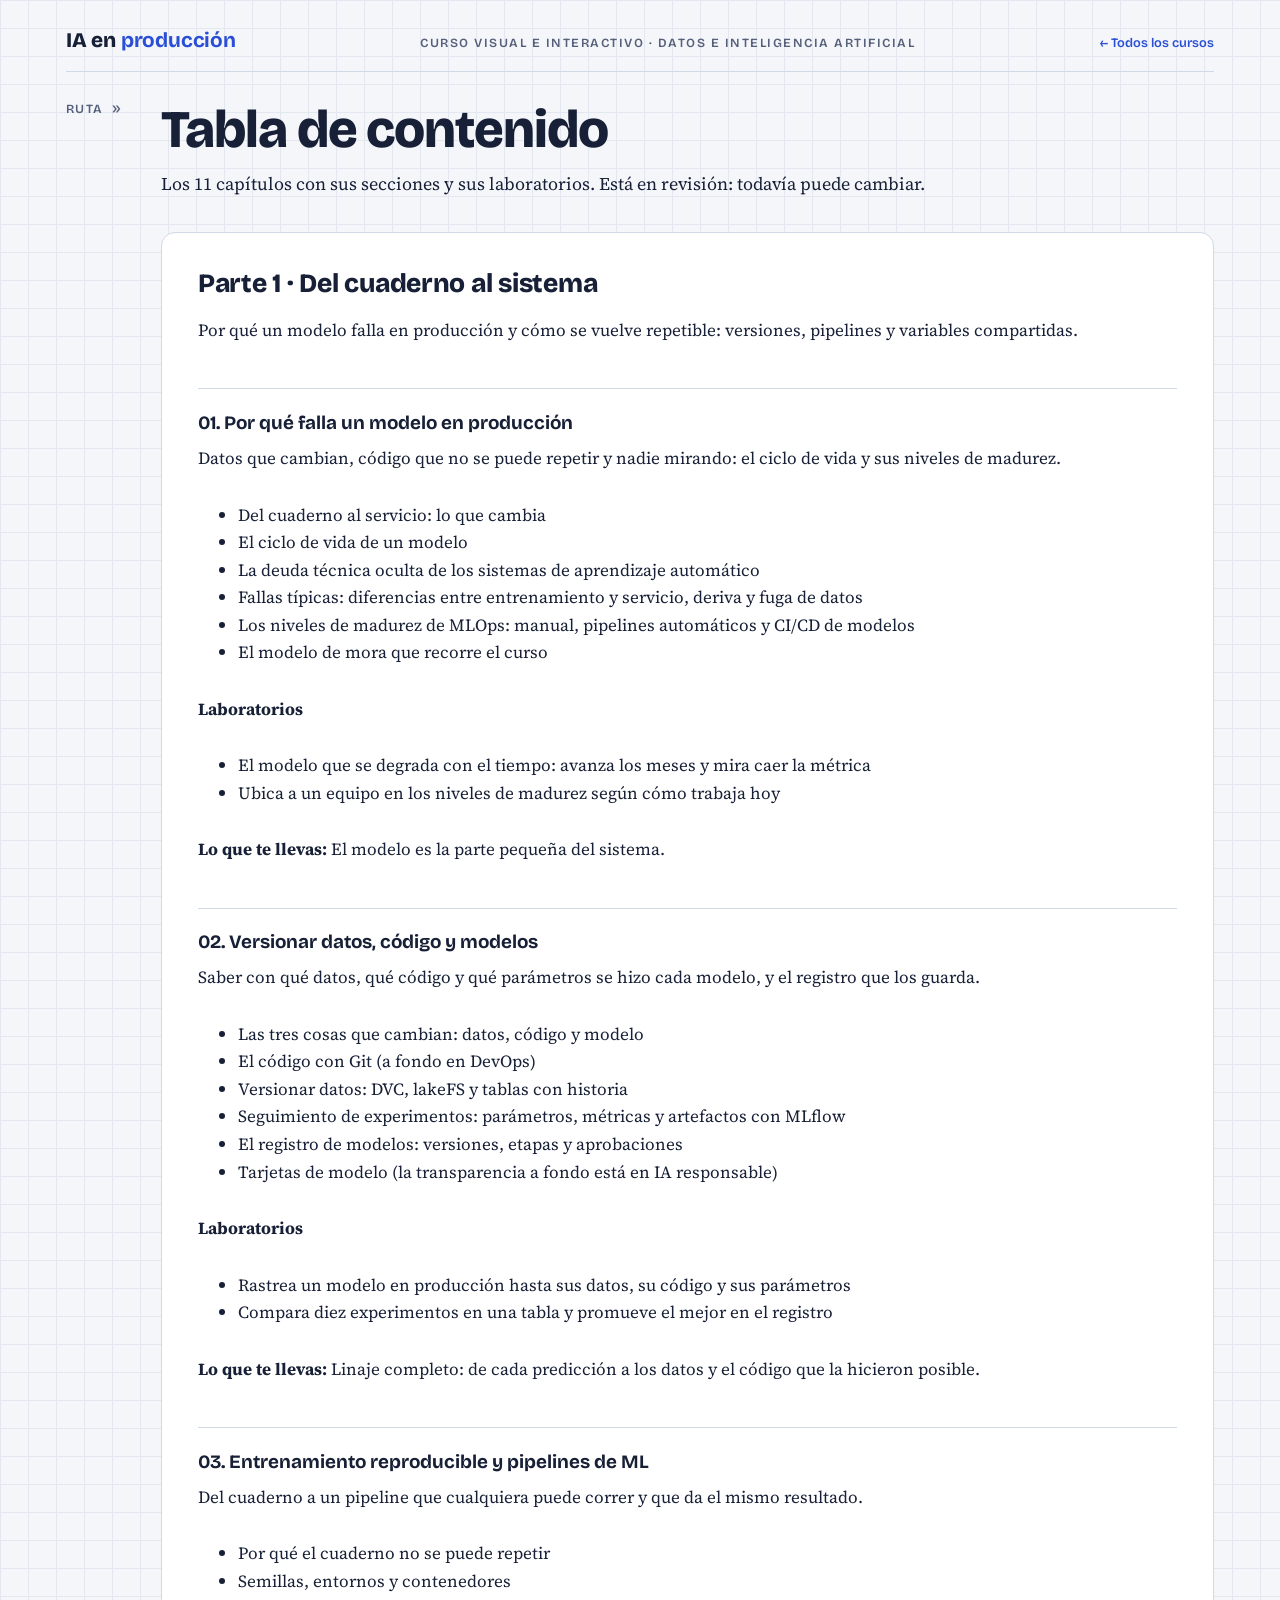
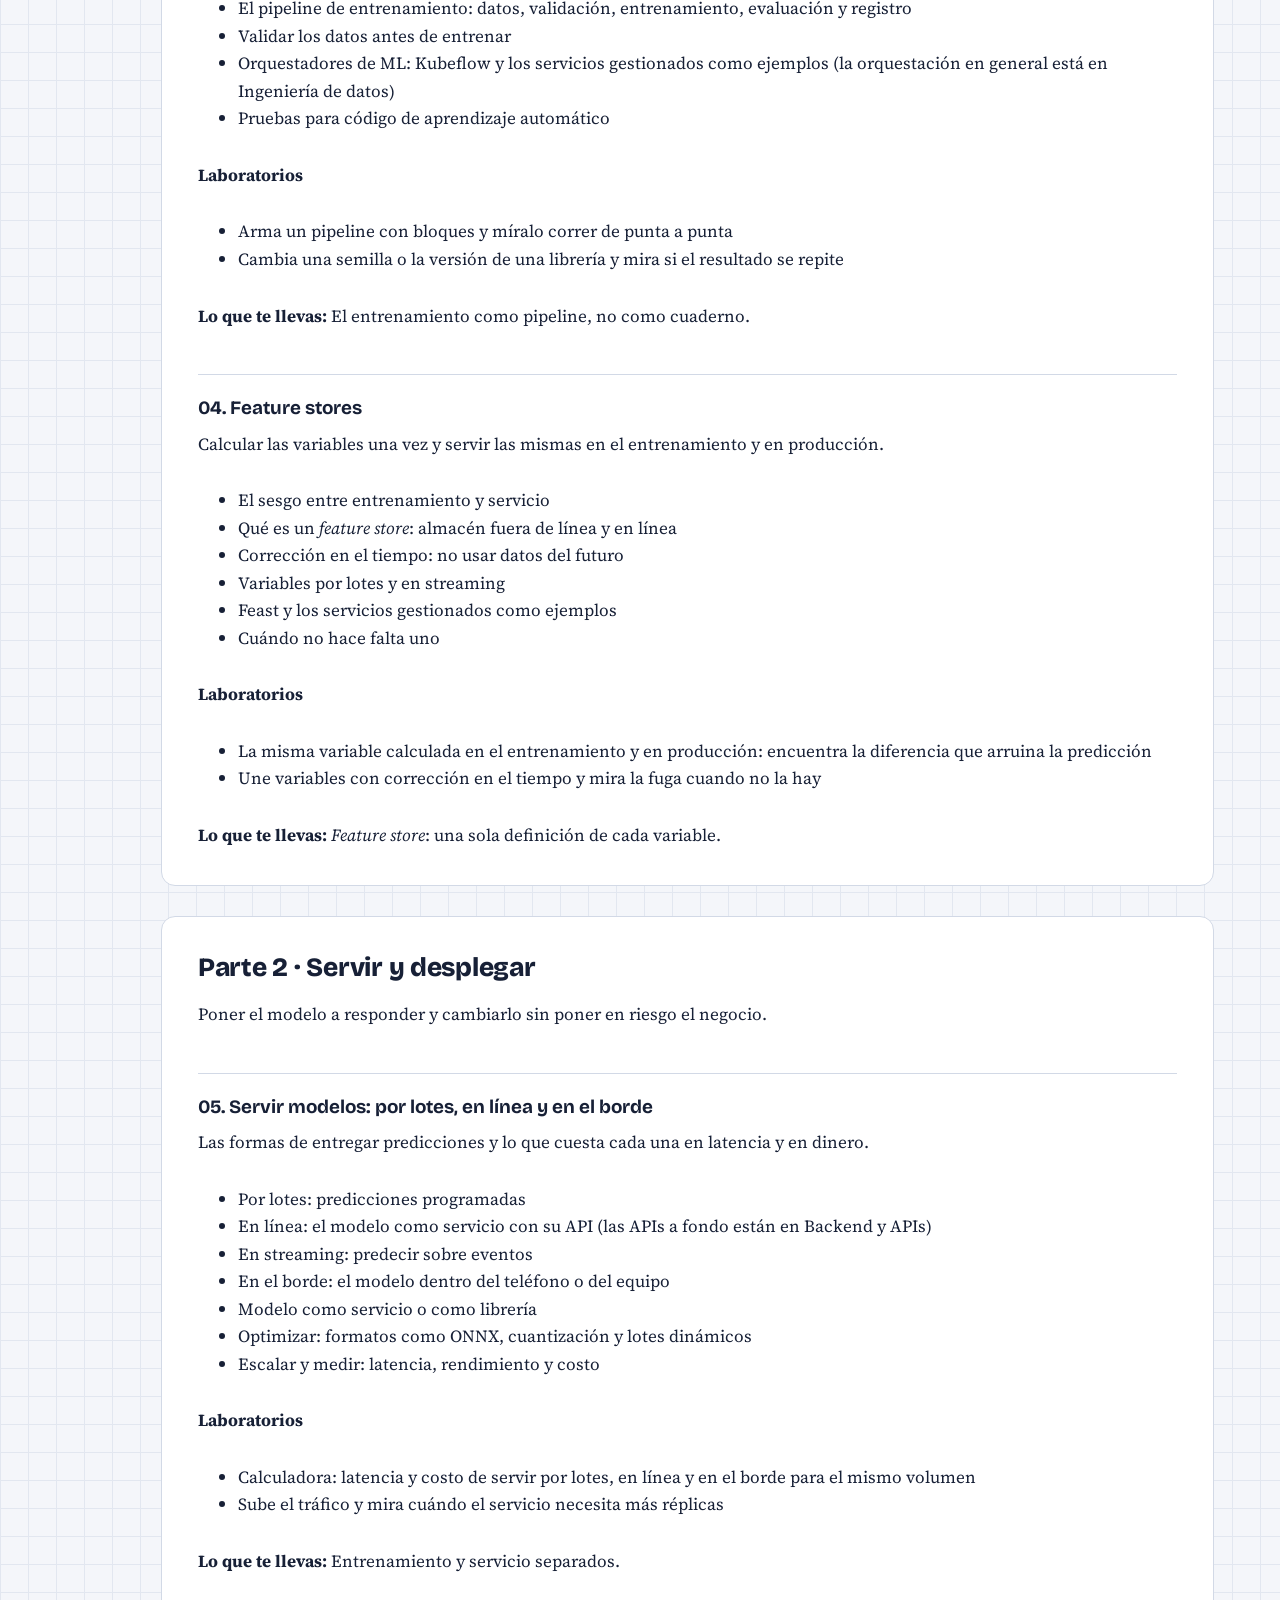
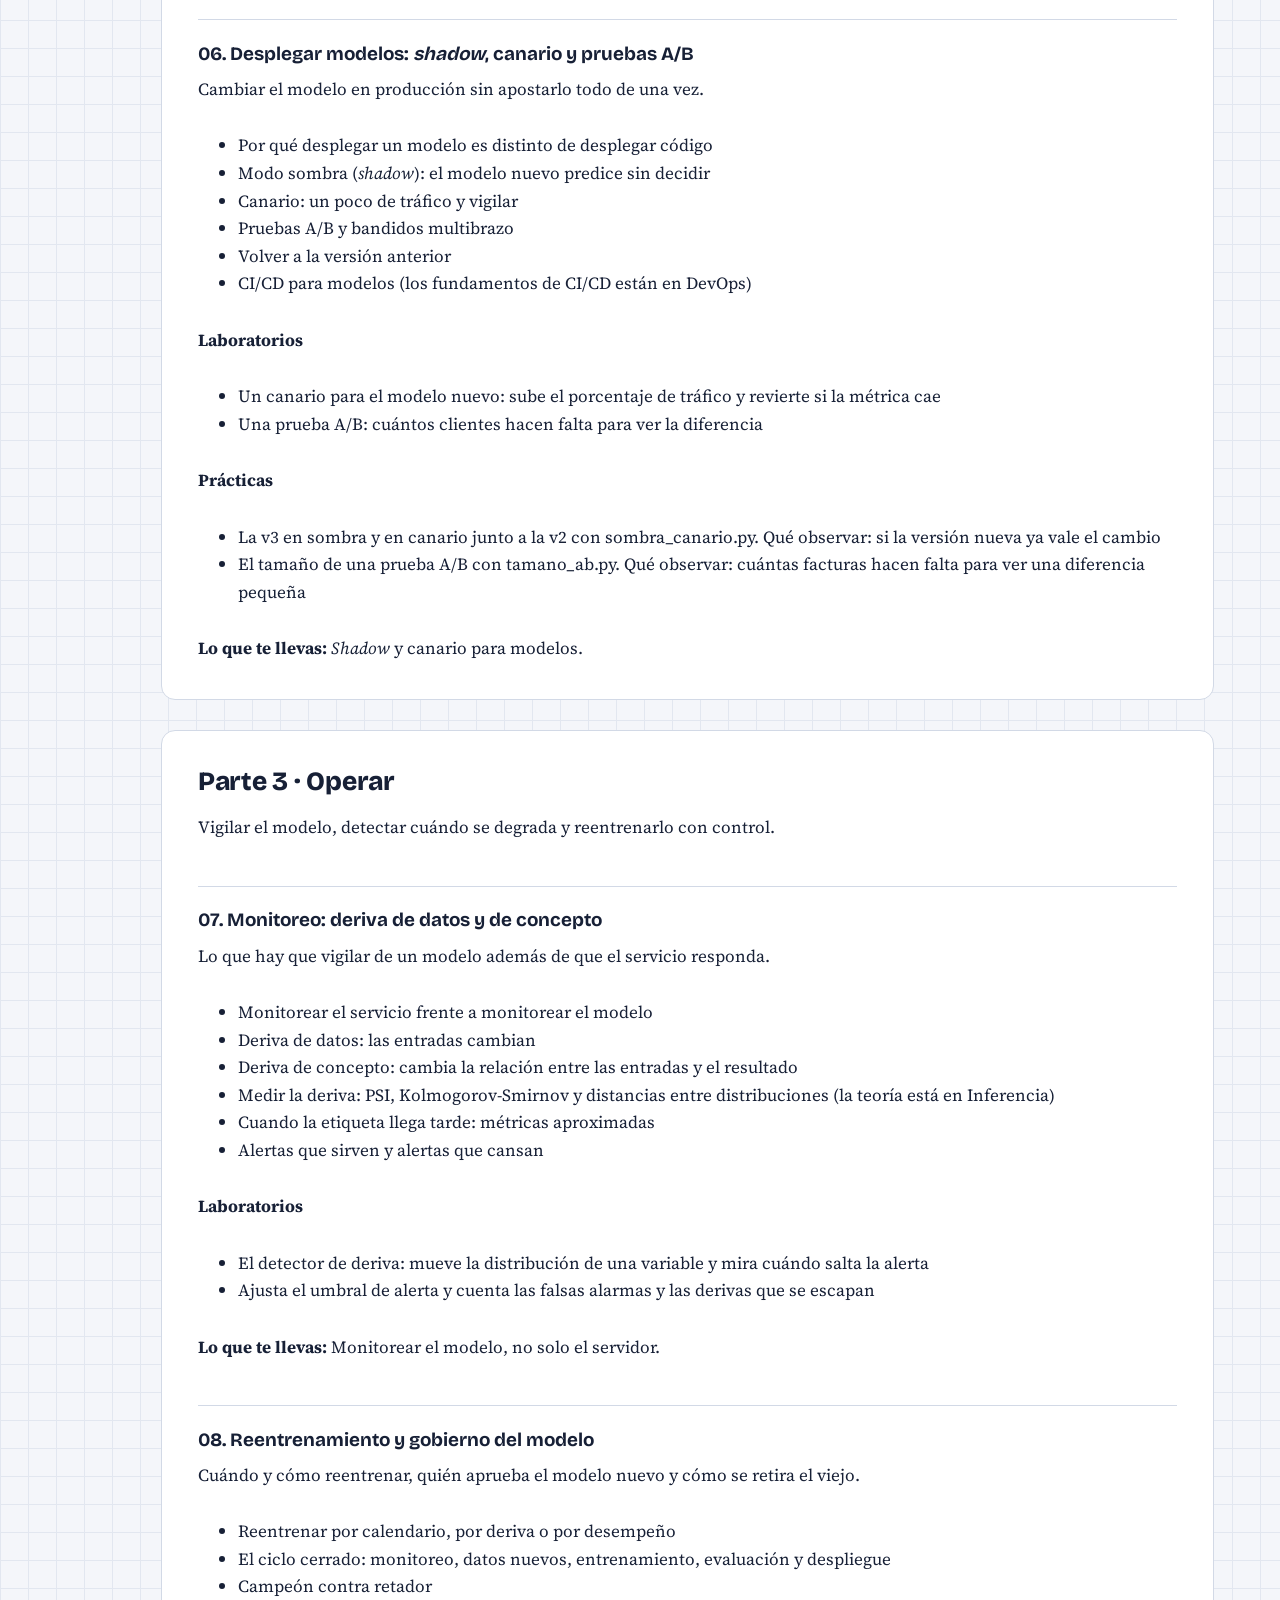
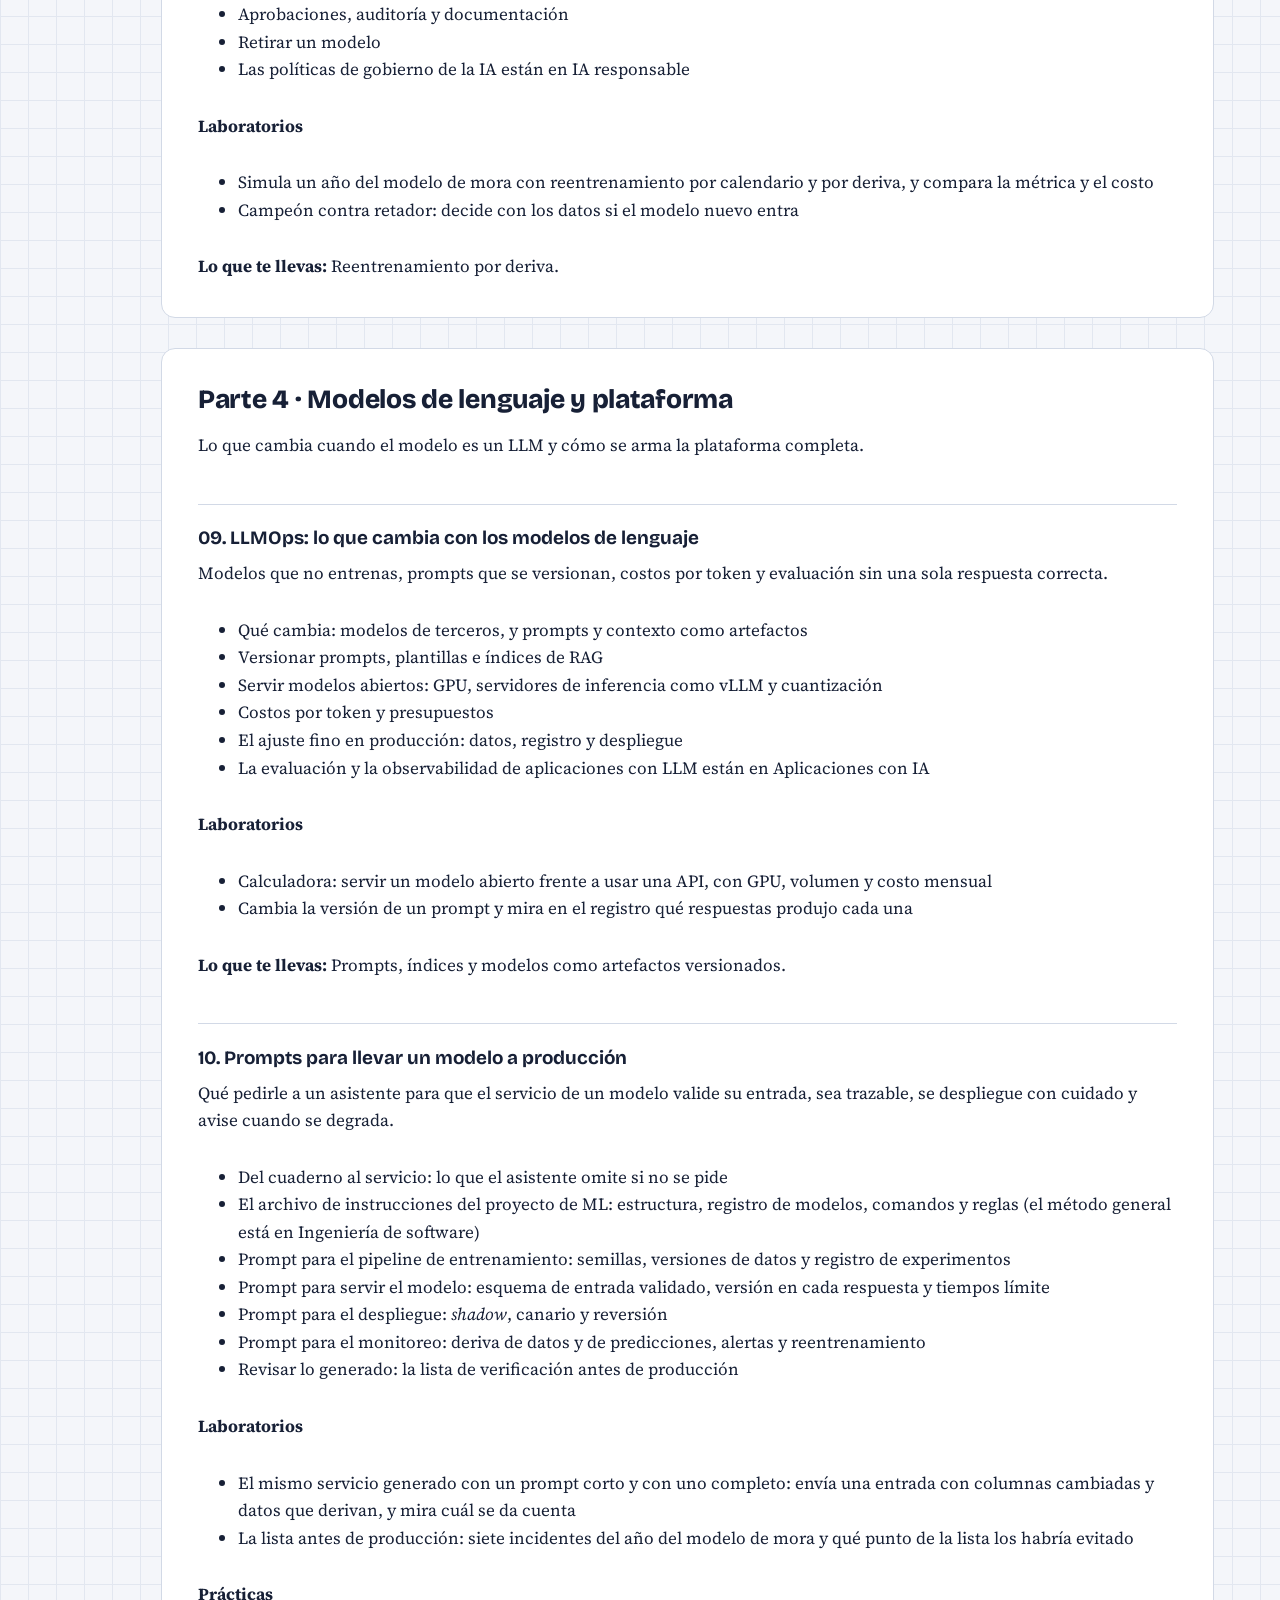
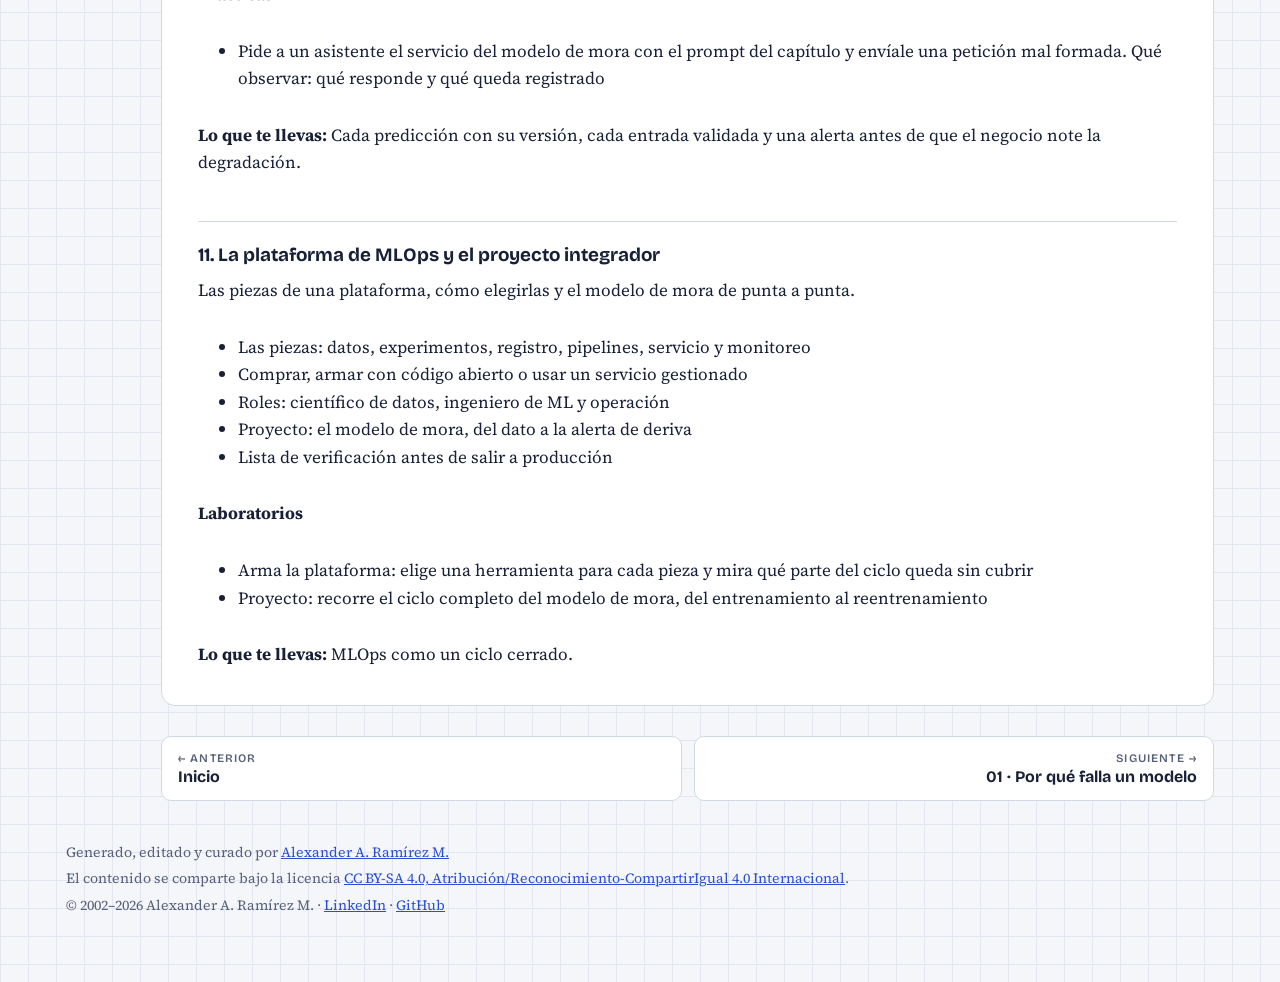
<file: temario.html>
<!doctype html>
<html lang="es">
<head>
<!-- Google Tag Manager -->
<script>(function(w,d,s,l,i){w[l]=w[l]||[];w[l].push({'gtm.start':
new Date().getTime(),event:'gtm.js'});var f=d.getElementsByTagName(s)[0],
j=d.createElement(s),dl=l!='dataLayer'?'&l='+l:'';j.async=true;j.src=
'https://www.googletagmanager.com/gtm.js?id='+i+dl;f.parentNode.insertBefore(j,f);
})(window,document,'script','dataLayer','GTM-KX76XF8R');</script>
<!-- End Google Tag Manager -->
<meta charset="utf-8">
<meta name="viewport" content="width=device-width, initial-scale=1, viewport-fit=cover">
<title>Tabla de contenido · IA en producción (MLOps) · IA en producción (MLOps)</title>
<meta name="claude:viewport-fit-sides" content="cover">
<meta name="description" content="Lo que pasa después del cuaderno: versionar, entrenar de forma reproducible, servir, desplegar y vigilar modelos de aprendizaje automático y de lenguaje en producción.">
<link rel="preconnect" href="https://fonts.googleapis.com">
<link rel="preconnect" href="https://fonts.gstatic.com" crossorigin>
<link rel="stylesheet" href="https://fonts.googleapis.com/css2?family=Bricolage+Grotesque:opsz,wght@12..96,500;12..96,700;12..96,800&family=JetBrains+Mono:wght@400;600&family=Source+Serif+4:ital,opsz,wght@0,8..60,400;0,8..60,600;1,8..60,400;1,8..60,600&display=swap">
<link rel="stylesheet" href="assets/style.css">
</head>
<body>
<!-- Google Tag Manager (noscript) -->
<noscript><iframe src="https://www.googletagmanager.com/ns.html?id=GTM-KX76XF8R"
height="0" width="0" style="display:none;visibility:hidden"></iframe></noscript>
<!-- End Google Tag Manager (noscript) -->
<div class="wrap" data-page="temario">
<header class="topbar"><a class="brand" href="index.html">IA en <b>producción</b></a><span class="eyebrow">Curso visual e interactivo · Datos e inteligencia artificial</span><a class="al-sitio" href="https://aaramirez.github.io/">← Todos los cursos</a></header>
<div class="layout">
<nav class="toc" id="toc" aria-label="Ruta de aprendizaje"></nav>
<main>
<header class="page-head"><h1>Tabla de contenido</h1><p class="lede">Los 11 capítulos con sus secciones y sus laboratorios. Está en revisión: todavía puede cambiar.</p></header>
<section><h2>Parte 1 · Del cuaderno al sistema</h2><div class="prose"><p>Por qué un modelo falla en producción y cómo se vuelve repetible: versiones, pipelines y variables compartidas.</p><h3>01. Por qué falla un modelo en producción</h3><p>Datos que cambian, código que no se puede repetir y nadie mirando: el ciclo de vida y sus niveles de madurez.</p><ul><li>Del cuaderno al servicio: lo que cambia</li><li>El ciclo de vida de un modelo</li><li>La deuda técnica oculta de los sistemas de aprendizaje automático</li><li>Fallas típicas: diferencias entre entrenamiento y servicio, deriva y fuga de datos</li><li>Los niveles de madurez de MLOps: manual, pipelines automáticos y CI/CD de modelos</li><li>El modelo de mora que recorre el curso</li></ul><p><b>Laboratorios</b></p><ul><li>El modelo que se degrada con el tiempo: avanza los meses y mira caer la métrica</li><li>Ubica a un equipo en los niveles de madurez según cómo trabaja hoy</li></ul><p><b>Lo que te llevas:</b> El modelo es la parte pequeña del sistema.</p><h3>02. Versionar datos, código y modelos</h3><p>Saber con qué datos, qué código y qué parámetros se hizo cada modelo, y el registro que los guarda.</p><ul><li>Las tres cosas que cambian: datos, código y modelo</li><li>El código con Git (a fondo en DevOps)</li><li>Versionar datos: DVC, lakeFS y tablas con historia</li><li>Seguimiento de experimentos: parámetros, métricas y artefactos con MLflow</li><li>El registro de modelos: versiones, etapas y aprobaciones</li><li>Tarjetas de modelo (la transparencia a fondo está en IA responsable)</li></ul><p><b>Laboratorios</b></p><ul><li>Rastrea un modelo en producción hasta sus datos, su código y sus parámetros</li><li>Compara diez experimentos en una tabla y promueve el mejor en el registro</li></ul><p><b>Lo que te llevas:</b> Linaje completo: de cada predicción a los datos y el código que la hicieron posible.</p><h3>03. Entrenamiento reproducible y pipelines de ML</h3><p>Del cuaderno a un pipeline que cualquiera puede correr y que da el mismo resultado.</p><ul><li>Por qué el cuaderno no se puede repetir</li><li>Semillas, entornos y contenedores</li><li>El pipeline de entrenamiento: datos, validación, entrenamiento, evaluación y registro</li><li>Validar los datos antes de entrenar</li><li>Orquestadores de ML: Kubeflow y los servicios gestionados como ejemplos (la orquestación en general está en Ingeniería de datos)</li><li>Pruebas para código de aprendizaje automático</li></ul><p><b>Laboratorios</b></p><ul><li>Arma un pipeline con bloques y míralo correr de punta a punta</li><li>Cambia una semilla o la versión de una librería y mira si el resultado se repite</li></ul><p><b>Lo que te llevas:</b> El entrenamiento como pipeline, no como cuaderno.</p><h3>04. Feature stores</h3><p>Calcular las variables una vez y servir las mismas en el entrenamiento y en producción.</p><ul><li>El sesgo entre entrenamiento y servicio</li><li>Qué es un <i>feature store</i>: almacén fuera de línea y en línea</li><li>Corrección en el tiempo: no usar datos del futuro</li><li>Variables por lotes y en streaming</li><li>Feast y los servicios gestionados como ejemplos</li><li>Cuándo no hace falta uno</li></ul><p><b>Laboratorios</b></p><ul><li>La misma variable calculada en el entrenamiento y en producción: encuentra la diferencia que arruina la predicción</li><li>Une variables con corrección en el tiempo y mira la fuga cuando no la hay</li></ul><p><b>Lo que te llevas:</b> <i>Feature store</i>: una sola definición de cada variable.</p></div></section>
<section><h2>Parte 2 · Servir y desplegar</h2><div class="prose"><p>Poner el modelo a responder y cambiarlo sin poner en riesgo el negocio.</p><h3>05. Servir modelos: por lotes, en línea y en el borde</h3><p>Las formas de entregar predicciones y lo que cuesta cada una en latencia y en dinero.</p><ul><li>Por lotes: predicciones programadas</li><li>En línea: el modelo como servicio con su API (las APIs a fondo están en Backend y APIs)</li><li>En streaming: predecir sobre eventos</li><li>En el borde: el modelo dentro del teléfono o del equipo</li><li>Modelo como servicio o como librería</li><li>Optimizar: formatos como ONNX, cuantización y lotes dinámicos</li><li>Escalar y medir: latencia, rendimiento y costo</li></ul><p><b>Laboratorios</b></p><ul><li>Calculadora: latencia y costo de servir por lotes, en línea y en el borde para el mismo volumen</li><li>Sube el tráfico y mira cuándo el servicio necesita más réplicas</li></ul><p><b>Lo que te llevas:</b> Entrenamiento y servicio separados.</p><h3>06. Desplegar modelos: <i>shadow</i>, canario y pruebas A/B</h3><p>Cambiar el modelo en producción sin apostarlo todo de una vez.</p><ul><li>Por qué desplegar un modelo es distinto de desplegar código</li><li>Modo sombra (<i>shadow</i>): el modelo nuevo predice sin decidir</li><li>Canario: un poco de tráfico y vigilar</li><li>Pruebas A/B y bandidos multibrazo</li><li>Volver a la versión anterior</li><li>CI/CD para modelos (los fundamentos de CI/CD están en DevOps)</li></ul><p><b>Laboratorios</b></p><ul><li>Un canario para el modelo nuevo: sube el porcentaje de tráfico y revierte si la métrica cae</li><li>Una prueba A/B: cuántos clientes hacen falta para ver la diferencia</li></ul><p><b>Prácticas</b></p><ul><li>La v3 en sombra y en canario junto a la v2 con sombra_canario.py. Qué observar: si la versión nueva ya vale el cambio</li><li>El tamaño de una prueba A/B con tamano_ab.py. Qué observar: cuántas facturas hacen falta para ver una diferencia pequeña</li></ul><p><b>Lo que te llevas:</b> <i>Shadow</i> y canario para modelos.</p></div></section>
<section><h2>Parte 3 · Operar</h2><div class="prose"><p>Vigilar el modelo, detectar cuándo se degrada y reentrenarlo con control.</p><h3>07. Monitoreo: deriva de datos y de concepto</h3><p>Lo que hay que vigilar de un modelo además de que el servicio responda.</p><ul><li>Monitorear el servicio frente a monitorear el modelo</li><li>Deriva de datos: las entradas cambian</li><li>Deriva de concepto: cambia la relación entre las entradas y el resultado</li><li>Medir la deriva: PSI, Kolmogorov-Smirnov y distancias entre distribuciones (la teoría está en Inferencia)</li><li>Cuando la etiqueta llega tarde: métricas aproximadas</li><li>Alertas que sirven y alertas que cansan</li></ul><p><b>Laboratorios</b></p><ul><li>El detector de deriva: mueve la distribución de una variable y mira cuándo salta la alerta</li><li>Ajusta el umbral de alerta y cuenta las falsas alarmas y las derivas que se escapan</li></ul><p><b>Lo que te llevas:</b> Monitorear el modelo, no solo el servidor.</p><h3>08. Reentrenamiento y gobierno del modelo</h3><p>Cuándo y cómo reentrenar, quién aprueba el modelo nuevo y cómo se retira el viejo.</p><ul><li>Reentrenar por calendario, por deriva o por desempeño</li><li>El ciclo cerrado: monitoreo, datos nuevos, entrenamiento, evaluación y despliegue</li><li>Campeón contra retador</li><li>Aprobaciones, auditoría y documentación</li><li>Retirar un modelo</li><li>Las políticas de gobierno de la IA están en IA responsable</li></ul><p><b>Laboratorios</b></p><ul><li>Simula un año del modelo de mora con reentrenamiento por calendario y por deriva, y compara la métrica y el costo</li><li>Campeón contra retador: decide con los datos si el modelo nuevo entra</li></ul><p><b>Lo que te llevas:</b> Reentrenamiento por deriva.</p></div></section>
<section><h2>Parte 4 · Modelos de lenguaje y plataforma</h2><div class="prose"><p>Lo que cambia cuando el modelo es un LLM y cómo se arma la plataforma completa.</p><h3>09. LLMOps: lo que cambia con los modelos de lenguaje</h3><p>Modelos que no entrenas, prompts que se versionan, costos por token y evaluación sin una sola respuesta correcta.</p><ul><li>Qué cambia: modelos de terceros, y prompts y contexto como artefactos</li><li>Versionar prompts, plantillas e índices de RAG</li><li>Servir modelos abiertos: GPU, servidores de inferencia como vLLM y cuantización</li><li>Costos por token y presupuestos</li><li>El ajuste fino en producción: datos, registro y despliegue</li><li>La evaluación y la observabilidad de aplicaciones con LLM están en Aplicaciones con IA</li></ul><p><b>Laboratorios</b></p><ul><li>Calculadora: servir un modelo abierto frente a usar una API, con GPU, volumen y costo mensual</li><li>Cambia la versión de un prompt y mira en el registro qué respuestas produjo cada una</li></ul><p><b>Lo que te llevas:</b> Prompts, índices y modelos como artefactos versionados.</p><h3>10. Prompts para llevar un modelo a producción</h3><p>Qué pedirle a un asistente para que el servicio de un modelo valide su entrada, sea trazable, se despliegue con cuidado y avise cuando se degrada.</p><ul><li>Del cuaderno al servicio: lo que el asistente omite si no se pide</li><li>El archivo de instrucciones del proyecto de ML: estructura, registro de modelos, comandos y reglas (el método general está en Ingeniería de software)</li><li>Prompt para el pipeline de entrenamiento: semillas, versiones de datos y registro de experimentos</li><li>Prompt para servir el modelo: esquema de entrada validado, versión en cada respuesta y tiempos límite</li><li>Prompt para el despliegue: <i>shadow</i>, canario y reversión</li><li>Prompt para el monitoreo: deriva de datos y de predicciones, alertas y reentrenamiento</li><li>Revisar lo generado: la lista de verificación antes de producción</li></ul><p><b>Laboratorios</b></p><ul><li>El mismo servicio generado con un prompt corto y con uno completo: envía una entrada con columnas cambiadas y datos que derivan, y mira cuál se da cuenta</li><li>La lista antes de producción: siete incidentes del año del modelo de mora y qué punto de la lista los habría evitado</li></ul><p><b>Prácticas</b></p><ul><li>Pide a un asistente el servicio del modelo de mora con el prompt del capítulo y envíale una petición mal formada. Qué observar: qué responde y qué queda registrado</li></ul><p><b>Lo que te llevas:</b> Cada predicción con su versión, cada entrada validada y una alerta antes de que el negocio note la degradación.</p><h3>11. La plataforma de MLOps y el proyecto integrador</h3><p>Las piezas de una plataforma, cómo elegirlas y el modelo de mora de punta a punta.</p><ul><li>Las piezas: datos, experimentos, registro, pipelines, servicio y monitoreo</li><li>Comprar, armar con código abierto o usar un servicio gestionado</li><li>Roles: científico de datos, ingeniero de ML y operación</li><li>Proyecto: el modelo de mora, del dato a la alerta de deriva</li><li>Lista de verificación antes de salir a producción</li></ul><p><b>Laboratorios</b></p><ul><li>Arma la plataforma: elige una herramienta para cada pieza y mira qué parte del ciclo queda sin cubrir</li><li>Proyecto: recorre el ciclo completo del modelo de mora, del entrenamiento al reentrenamiento</li></ul><p><b>Lo que te llevas:</b> MLOps como un ciclo cerrado.</p></div></section>
<nav class="pager" id="pager" aria-label="Capítulo anterior y siguiente"></nav>
</main>
</div>
<footer><span>Generado, editado y curado por <a href="https://www.linkedin.com/in/alexander-ramirez-morales/" target="_blank" rel="noopener">Alexander A. Ramírez M.</a></span><span>El contenido se comparte bajo la licencia <a href="https://creativecommons.org/licenses/by-sa/4.0/deed.es" target="_blank" rel="noopener">CC BY-SA 4.0, Atribución/Reconocimiento-CompartirIgual 4.0 Internacional</a>.</span><span>© 2002–<span data-anio>2026</span> Alexander A. Ramírez M. · <a href="https://www.linkedin.com/in/alexander-ramirez-morales/" target="_blank" rel="noopener">LinkedIn</a> · <a href="https://github.com/aaramirez" target="_blank" rel="noopener">GitHub</a></span><script>document.querySelectorAll('[data-anio]').forEach(function (e) { e.textContent = new Date().getFullYear(); });</script></footer>
</div>
<script src="assets/lab.js"></script>

</body>
</html>
</file>
<file: assets/style.css>
/* Cuaderno cuadriculado: índice lateral fijo (ruta de aprendizaje) + columna de lectura con laboratorios interactivos */
:root{
  --paper:#f4f6fa; --card:#ffffff; --ink:#172036; --muted:#56607a; --line:#d2d9e6; --grid:#e2e7f0;
  --accent:#2a4fd6; --accent-soft:#e4eaff; --warm:#d4492f; --warm-soft:#fde7e1; --good:#16845a; --good-soft:#dff3ea;
  --mark:rgba(255,206,46,.5);
  --f-display:"Bricolage Grotesque","Segoe UI",system-ui,sans-serif;
  --f-body:"Source Serif 4",Georgia,"Times New Roman",serif;
  --f-mono:"JetBrains Mono",ui-monospace,Consolas,monospace;
}
@media (prefers-color-scheme: dark){
  :root:not([data-theme="light"]){
    --paper:#0e1422; --card:#151d2f; --ink:#e5eaf6; --muted:#9ba6c3; --line:#2b3651; --grid:#1b2438;
    --accent:#8aa4ff; --accent-soft:#1e2a4d; --warm:#ff8166; --warm-soft:#3a2026; --good:#55cf98; --good-soft:#163328;
    --mark:rgba(240,196,40,.32); color-scheme:dark;
  }
}
:root[data-theme="dark"]{
  --paper:#0e1422; --card:#151d2f; --ink:#e5eaf6; --muted:#9ba6c3; --line:#2b3651; --grid:#1b2438;
  --accent:#8aa4ff; --accent-soft:#1e2a4d; --warm:#ff8166; --warm-soft:#3a2026; --good:#55cf98; --good-soft:#163328;
  --mark:rgba(240,196,40,.32); color-scheme:dark;
}
*{box-sizing:border-box}
html{scroll-behavior:smooth;scroll-padding-top:72px}
@media (prefers-reduced-motion: reduce){html{scroll-behavior:auto}}
body{
  margin:0;background-color:var(--paper);color:var(--ink);
  background-image:linear-gradient(var(--grid) 1px,transparent 1px),linear-gradient(90deg,var(--grid) 1px,transparent 1px);
  background-size:28px 28px;
  font:400 17px/1.62 var(--f-body);
}
body::before{content:"";position:fixed;inset:0 0 auto;height:env(safe-area-inset-top,0px);z-index:10;background:var(--paper)}
a{color:var(--accent)}
a:focus-visible,button:focus-visible,input:focus-visible,summary:focus-visible{outline:2px solid var(--accent);outline-offset:2px;border-radius:4px}
.wrap{max-width:1180px;margin:0 auto;padding-left:max(16px,env(safe-area-inset-left,0px));padding-right:max(16px,env(safe-area-inset-right,0px));padding-block:28px 64px}
h1,h2,h3{font-family:var(--f-display);text-wrap:balance;line-height:1.12;margin:0}
h1{font-size:clamp(2rem,5vw,3.3rem);font-weight:800;letter-spacing:-.02em}
h2{font-size:clamp(1.6rem,3.4vw,2.2rem);font-weight:800;letter-spacing:-.01em}
h3{font-size:1.18rem;font-weight:700}
p{margin:0}
var,.v{font-family:var(--f-body);font-style:italic}
.bf{font-weight:700;font-style:normal}
code,.mono{font-family:var(--f-mono);font-size:.86em}
code,pre,.mono{font-variant-ligatures:none}
blockquote{margin:0;padding:6px 0 6px 16px;border-left:3px solid var(--line);color:var(--muted);font-style:italic}
.hl{background:linear-gradient(transparent 58%,var(--mark) 58%);padding:0 .1em}
.eyebrow{font-family:var(--f-display);font-weight:600;font-size:.78rem;letter-spacing:.12em;text-transform:uppercase;color:var(--muted)}

/* Hero */
.hero{display:grid;gap:18px;padding-block:12px 34px}
.hero .lede{font-size:1.15rem;color:var(--ink)}
.eq-hero{display:flex;flex-wrap:wrap;align-items:flex-start;gap:6px 10px;margin-top:8px;padding:22px 20px 16px;background:var(--card);border:1px solid var(--line);border-radius:12px}
.eq-hero .op{font:400 clamp(2rem,6vw,3.4rem)/1 var(--f-body);color:var(--muted);padding-top:2px}
.tk{display:grid;justify-items:center;gap:6px;text-decoration:none;color:var(--ink);padding:2px 6px 6px;border-radius:8px;transition:background .15s}
.tk:hover{background:var(--accent-soft)}
.tk .sym{font:italic 600 clamp(2rem,6vw,3.4rem)/1 var(--f-body);color:var(--accent)}
.tk .sym.bf{font-style:normal}
.tk .lab{font:600 .72rem/1.2 var(--f-display);letter-spacing:.06em;text-transform:uppercase;color:var(--muted);text-align:center;border-top:2px solid var(--accent);padding-top:5px}
.eq-hero .train{flex-basis:100%;font-size:.98rem;color:var(--muted);border-top:1px dashed var(--line);padding-top:12px;margin-top:6px}

/* Layout */
.layout{display:grid;grid-template-columns:230px minmax(0,1fr);gap:40px;align-items:start}
.toc{position:sticky;top:calc(env(safe-area-inset-top,0px) + 16px);display:grid;gap:14px;font-family:var(--f-display)}
.toc ol{list-style:none;margin:0;padding:0;display:grid;gap:2px}
.toc a{display:grid;grid-template-columns:28px 1fr 16px;align-items:center;gap:6px;padding:7px 8px;border-radius:7px;color:var(--ink);text-decoration:none;font-size:.95rem;font-weight:500}
.toc a:hover{background:var(--card)}
.toc a.active{background:var(--card);box-shadow:inset 3px 0 0 var(--accent)}
.toc .n{font-family:var(--f-mono);font-size:.75rem;color:var(--muted)}
.toc .ck{width:14px;height:14px;border-radius:50%;border:1.5px solid var(--line)}
.toc a.done .ck{background:var(--good);border-color:var(--good)}
.prog{display:grid;gap:6px;font-size:.82rem;color:var(--muted)}
.prog .bar{height:6px;background:var(--line);border-radius:3px;overflow:hidden}
.prog .bar i{display:block;height:100%;width:0;background:var(--good);transition:width .3s}
@media (max-width:900px){
  .layout{grid-template-columns:minmax(0,1fr);gap:20px}
  .toc{top:env(safe-area-inset-top,0px);z-index:5;background:var(--paper);margin-inline:-16px;padding:8px 16px;border-bottom:1px solid var(--line)}
  .toc .ruta>summary{display:flex;align-items:baseline;gap:10px;cursor:pointer;padding:4px 0}
  .toc .ruta>summary .aqui{min-width:0;font-size:.92rem;font-weight:600;color:var(--ink);white-space:nowrap;overflow:hidden;text-overflow:ellipsis}
  .toc .ruta>summary::after{content:"▾";margin-left:auto;color:var(--muted)}
  .toc .ruta[open]>summary::after{content:"▴"}
  .toc .ruta[open]{max-height:72vh;overflow-y:auto;padding-bottom:8px}
}

/* Secciones */
main{display:grid;gap:30px;min-width:0}
section{background:var(--card);border:1px solid var(--line);border-radius:14px;padding:clamp(20px,4vw,36px);display:grid;gap:18px;min-width:0}
.sec-head{display:grid;gap:6px}
.sec-head .num{font:600 .8rem var(--f-mono);color:var(--accent)}
.prose{display:grid;gap:12px}
.cards{display:grid;grid-template-columns:repeat(auto-fit,minmax(min(100%,200px),1fr));gap:12px}
.fact{border:1px solid var(--line);border-radius:10px;padding:14px 16px;display:grid;gap:6px;align-content:start;background:var(--paper)}
.fact h3{font-size:1rem}
.fact .ex{font-family:var(--f-mono);font-size:.85rem;color:var(--accent)}
.fact p{font-size:.94rem}
.eq{font-size:1.25rem;padding:12px 16px;background:var(--paper);border-radius:8px;overflow-x:auto;white-space:nowrap}
.eq small{font-size:.8rem;color:var(--muted);font-family:var(--f-display);margin-left:10px;white-space:normal}
.ml{border-left:4px solid var(--good);background:var(--good-soft);padding:12px 16px;border-radius:0 8px 8px 0;display:grid;gap:4px}
.ml>b{font-family:var(--f-display);font-size:.78rem;letter-spacing:.1em;text-transform:uppercase;color:var(--good)}
.tbl{overflow-x:auto}
table{border-collapse:collapse;width:100%;font-size:.94rem}
th,td{text-align:left;padding:8px 10px;border-bottom:1px solid var(--line);vertical-align:top}
th{font-family:var(--f-display);font-size:.82rem;letter-spacing:.02em;color:var(--muted);font-weight:600}
td.num,th.num{text-align:right;font-family:var(--f-mono);font-variant-numeric:tabular-nums}
td .sym{font-size:1.2rem}

/* Laboratorios */
.lab{border:1.5px solid var(--accent);border-radius:12px;padding:16px;display:grid;gap:14px;min-width:0}
.lab-title{display:flex;align-items:baseline;gap:10px;flex-wrap:wrap}
.lab-title .tag{font:700 .7rem var(--f-display);letter-spacing:.12em;text-transform:uppercase;background:var(--accent);color:var(--card);padding:3px 8px;border-radius:4px}
.lab-title h3{font-size:1.05rem}
.lab canvas{width:100%;display:block;border-radius:8px;background:var(--card)}
.lab .hint{font-size:.9rem;color:var(--muted)}
.ctls{display:grid;grid-template-columns:repeat(auto-fit,minmax(min(100%,210px),1fr));gap:10px 18px}
.ctl{display:grid;grid-template-columns:1fr auto;align-items:center;gap:2px 10px;font:500 .86rem var(--f-display)}
.ctl input[type=range]{grid-column:1/-1;width:100%;accent-color:var(--accent)}
.ctl output{font-family:var(--f-mono);font-size:.85rem;color:var(--accent);font-variant-numeric:tabular-nums}
.btns{display:flex;flex-wrap:wrap;gap:6px}
button{font:600 .86rem var(--f-display);border:1px solid var(--line);background:var(--paper);color:var(--ink);padding:7px 12px;border-radius:7px;cursor:pointer}
button:hover{border-color:var(--accent)}
button[aria-pressed="true"]{background:var(--accent);color:var(--card);border-color:var(--accent)}
button.primary{background:var(--accent);color:var(--card);border-color:var(--accent)}
.readout{font-family:var(--f-mono);font-size:.88rem;background:var(--paper);border-radius:8px;padding:10px 12px;display:grid;gap:3px;font-variant-numeric:tabular-nums;overflow-x:auto}
.readout .big{font-size:1.05rem;color:var(--accent);font-weight:600}
.readout .warn{color:var(--warm);font-weight:600}
.readout .ok{color:var(--good);font-weight:600}
.split{display:grid;grid-template-columns:minmax(0,1.3fr) minmax(0,1fr);gap:16px;align-items:start}
@media (max-width:640px){.split{grid-template-columns:minmax(0,1fr)}}

/* Fracción */
.fbar{display:flex;height:34px;border-radius:6px;overflow:hidden;border:1px solid var(--line);gap:2px;background:var(--line)}
.fbar span{flex:1;background:var(--card)}
.fbar span.on{background:var(--accent)}
.trio{display:flex;flex-wrap:wrap;gap:8px 22px;align-items:baseline;font-family:var(--f-mono);font-size:1.25rem}
.trio em{font-style:normal;font-family:var(--f-display);font-size:.75rem;color:var(--muted);display:block;letter-spacing:.06em;text-transform:uppercase}

/* Matriz de confusión */
.cm{display:grid;grid-template-columns:auto 1fr 1fr;gap:4px;font-family:var(--f-display);font-size:.82rem;max-width:380px}
.cm .h{color:var(--muted);text-align:center;align-self:end;padding:4px}
.cm .rh{color:var(--muted);align-self:center;padding-right:6px;text-align:right}
.cm label{display:grid;gap:2px;padding:8px;border-radius:8px;font-weight:600}
.cm label.t{background:var(--good-soft)} .cm label.f{background:var(--warm-soft)}
.cm input{width:100%;font:600 1rem var(--f-mono);padding:4px 6px;border:1px solid var(--line);border-radius:5px;background:var(--card);color:var(--ink)}
.meters{display:grid;gap:8px}
.meter{display:grid;grid-template-columns:110px 1fr 58px;gap:8px;align-items:center;font-size:.86rem;font-family:var(--f-display)}
.meter .track{height:10px;background:var(--paper);border-radius:5px;overflow:hidden;border:1px solid var(--line)}
.meter .track i{display:block;height:100%;background:var(--accent)}
.meter output{font-family:var(--f-mono);text-align:right;font-variant-numeric:tabular-nums}

/* Multiplicación de matrices */
.mm{display:flex;flex-wrap:wrap;align-items:center;gap:12px;font-family:var(--f-mono);overflow-x:auto}
.mat{display:grid;gap:3px;padding:6px 8px;border-left:2px solid var(--ink);border-right:2px solid var(--ink);border-radius:6px}
.mat span{min-width:36px;text-align:center;padding:5px 4px;border-radius:5px;font-variant-numeric:tabular-nums}
.mat span.row{background:var(--accent-soft);color:var(--accent);font-weight:600}
.mat span.col{background:var(--warm-soft);color:var(--warm);font-weight:600}
.mat span.cell{background:var(--good-soft);color:var(--good);font-weight:600}
.mat span.q{color:var(--muted)}
.mm .x{font-size:1.3rem;color:var(--muted)}
.mm .dim{display:block;text-align:center;font-size:.72rem;color:var(--muted)}

/* Cadena */
.chain{display:flex;flex-wrap:wrap;align-items:center;gap:8px;font-family:var(--f-mono);font-size:.9rem}
.chain .box{border:1.5px solid var(--ink);border-radius:8px;padding:8px 12px;background:var(--card);text-align:center}
.chain .box small{display:block;font-family:var(--f-display);color:var(--muted);font-size:.72rem}
.chain .arr{color:var(--muted);text-align:center;font-size:.8rem}
.chain .arr b{display:block;color:var(--warm);font-weight:600}

/* Neurona */
.neuron svg{width:100%;height:auto;display:block}
.neuron text{font-family:var(--f-mono);font-size:13px;fill:var(--ink)}
.neuron .lbl{font-family:var(--f-display);font-size:11px;fill:var(--muted);letter-spacing:.05em}
.legend{display:flex;flex-wrap:wrap;gap:14px;font:500 .82rem var(--f-display);color:var(--muted)}
.legend i{display:inline-block;width:11px;height:11px;border-radius:50%;margin-right:5px;vertical-align:-1px}

/* Softmax */
.sm{display:grid;gap:8px}
.sm-row{display:grid;grid-template-columns:70px 1fr 64px;gap:10px;align-items:center;font:500 .9rem var(--f-display)}
.sm-row .track{height:22px;background:var(--paper);border:1px solid var(--line);border-radius:5px;overflow:hidden}
.sm-row .track i{display:block;height:100%;background:var(--accent);transition:width .15s}
.sm-row output{font-family:var(--f-mono);text-align:right}

/* Pasos */
.steps{list-style:none;margin:0;padding:0;display:grid;gap:8px;counter-reset:st}
.steps li{counter-increment:st;display:grid;grid-template-columns:34px 1fr;gap:10px;align-items:start}
.steps li::before{content:counter(st);font:700 .9rem var(--f-mono);color:var(--card);background:var(--ink);border-radius:50%;width:28px;height:28px;display:grid;place-items:center}

/* Quiz */
.quiz{display:grid;gap:8px}
.quiz h3{font-size:.8rem;letter-spacing:.12em;text-transform:uppercase;color:var(--muted)}
details{border:1px dashed var(--line);border-radius:8px;padding:10px 14px;background:var(--paper)}
summary{cursor:pointer;font-weight:600}
details p{margin-top:8px;color:var(--good);font-family:var(--f-mono);font-size:.9rem}

/* Videos */
.vids{display:flex;flex-wrap:wrap;gap:8px;align-items:center}
.vids>span{font:600 .74rem var(--f-display);letter-spacing:.1em;text-transform:uppercase;color:var(--muted);margin-right:4px}
.vid{display:inline-flex;align-items:center;gap:7px;font:500 .86rem var(--f-display);text-decoration:none;color:var(--ink);border:1px solid var(--line);border-radius:999px;padding:5px 12px 5px 9px;background:var(--paper)}
.vid::before{content:"";width:0;height:0;border-left:8px solid var(--warm);border-top:5px solid transparent;border-bottom:5px solid transparent}
.vid:hover{border-color:var(--warm)}
.vid small{color:var(--muted);font-size:.74rem}
.chan{display:grid;grid-template-columns:repeat(auto-fit,minmax(min(100%,250px),1fr));gap:12px}
.chan a{display:grid;gap:4px;text-decoration:none;color:var(--ink);border:1px solid var(--line);border-radius:10px;padding:14px;background:var(--paper)}
.chan a:hover{border-color:var(--warm)}
.chan b{font-family:var(--f-display);font-size:1.02rem}
.chan .lang{font:600 .7rem var(--f-display);letter-spacing:.1em;text-transform:uppercase;color:var(--warm)}
.chan p{font-size:.9rem;color:var(--muted)}

.got{display:flex;align-items:center;gap:10px;font:600 .92rem var(--f-display);border-top:1px solid var(--line);padding-top:14px;cursor:pointer}
.got input{width:20px;height:20px;accent-color:var(--good)}
footer{margin-top:40px;font-size:.88rem;color:var(--muted);display:grid;gap:4px}

/* ---- Sitio de varias páginas ---- */
.topbar{display:flex;flex-wrap:wrap;align-items:baseline;justify-content:space-between;gap:6px 16px;padding-bottom:18px;border-bottom:1px solid var(--line)}
.topbar .al-sitio{font:600 .8rem var(--f-display);color:var(--accent);text-decoration:none;white-space:nowrap}
.topbar .al-sitio:hover{text-decoration:underline}
.brand{font:800 1.3rem var(--f-display);color:var(--ink);text-decoration:none;letter-spacing:-.01em}
.brand b{color:var(--accent)}
.layout{margin-top:26px}
.toc ol{position:relative}
.toc details{border:0;border-radius:0;padding:0;background:none}
.toc summary{color:inherit;font-weight:inherit}
.toc{grid-template-columns:minmax(0,1fr)}
.toc .ruta{display:grid;grid-template-columns:minmax(0,1fr);gap:6px;min-width:0}
.toc summary{list-style:none}
.toc summary::-webkit-details-marker{display:none}
.toc .ruta>summary{display:flex;align-items:baseline}
@media (min-width:901px){.toc .ruta>summary{cursor:pointer;padding-bottom:4px;gap:8px}.toc .ruta>summary .aqui{display:none}.toc .ruta>summary::after{content:"«";color:var(--muted);font:600 .9rem var(--f-mono)}.toc .ruta:not([open])>summary::after{content:"»"}.toc .ruta>summary:hover .eyebrow{color:var(--accent)}.layout.toc-cerrada{grid-template-columns:auto minmax(0,1fr)}}
.toc .etapa>summary{display:flex;align-items:center;justify-content:space-between;gap:8px;padding:8px;border-radius:7px;cursor:pointer;font-size:.8rem;font-weight:700;color:var(--muted);letter-spacing:.02em}
.toc .etapa>summary::before{content:"▸";display:inline-block;width:12px;transition:transform .15s}
.toc .etapa[open]>summary::before{transform:rotate(90deg)}
.toc .etapa>summary>span:first-child{flex:1}
.toc .etapa>summary:hover{background:var(--card);color:var(--ink)}
.toc .etapa[open]>summary{color:var(--ink)}
.toc .etapa .cuenta{font:500 .72rem var(--f-mono);color:var(--muted)}
.toc .etapa>ol{padding-left:6px;margin-bottom:6px}
@media (prefers-reduced-motion: reduce){.toc .etapa>summary::before{transition:none}}
.page-head{display:grid;gap:10px;padding-block:2px 4px}
.page-head .num{font:600 .8rem var(--f-mono);color:var(--accent);letter-spacing:.06em}
.page-head .lede{font-size:1.12rem}
main section>h2{font-size:clamp(1.3rem,2.6vw,1.65rem)}
figure{margin:0}
.fig{display:grid;gap:6px;min-width:0}
.cap{font:600 .8rem/1.35 var(--f-display);letter-spacing:.02em;color:var(--muted)}
.cap .fa{color:var(--accent)} .cap .fw{color:var(--warm)}
.twin{display:grid;grid-template-columns:minmax(0,1fr) minmax(0,1fr);gap:14px}
@media (max-width:640px){.twin{grid-template-columns:minmax(0,1fr)}}
.got{border:1px solid var(--line);border-radius:10px;padding:14px 18px;background:var(--card)}
.pager{display:grid;grid-template-columns:1fr 1fr;gap:12px}
.pager a{display:grid;gap:2px;padding:14px 16px;border:1px solid var(--line);border-radius:10px;background:var(--card);text-decoration:none;color:var(--ink);font:700 1rem var(--f-display)}
.pager a small{font-weight:600;color:var(--muted);font-size:.72rem;letter-spacing:.1em;text-transform:uppercase}
.pager a.next{grid-column:2;text-align:right}
.pager a:hover{border-color:var(--accent)}
.stage{display:grid;gap:12px}
details.stage{display:block;border:0;border-radius:0;padding:0;background:none}
details.stage>summary{list-style:none;display:flex;align-items:center;gap:12px;padding:10px 0;border-bottom:1px solid var(--line)}
details.stage>summary::-webkit-details-marker{display:none}
details.stage>summary::before{content:"▸";color:var(--accent);font-size:1rem;transition:transform .15s}
details.stage[open]>summary::before{transform:rotate(90deg)}
details.stage>summary>h2{flex:1;min-width:0;font-size:1.25rem}
details.stage>summary:hover h2{color:var(--accent)}
details.stage .cuenta{font:500 .8rem var(--f-mono);color:var(--muted)}
details.stage>.mods{margin-top:14px}
details.stage+details.stage{margin-top:-20px}
@media (prefers-reduced-motion: reduce){details.stage>summary::before{transition:none}}
.stage>h2{font-size:1.25rem}
.mods{display:grid;grid-template-columns:repeat(auto-fill,minmax(min(100%,240px),1fr));gap:12px}
.mod{display:grid;gap:6px;align-content:start;padding:16px;border:1px solid var(--line);border-radius:12px;background:var(--card);text-decoration:none;color:var(--ink);position:relative}
.mod:hover{border-color:var(--accent)}
.mod .n{font:600 .8rem var(--f-mono);color:var(--accent)}
.mod b{font:700 1.08rem var(--f-display)}
.mod p{font-size:.92rem;color:var(--muted)}
.mod.done{border-color:var(--good)}
.mod.done::after{content:"Lo tengo claro";position:absolute;top:15px;right:16px;font:600 .66rem var(--f-display);letter-spacing:.08em;text-transform:uppercase;color:var(--good)}
.ref3b{border:1px solid var(--line);border-radius:10px;overflow:hidden}
.ref3b-h{display:flex;flex-wrap:wrap;justify-content:space-between;gap:4px 12px;align-items:baseline;padding:10px 14px;background:var(--accent-soft)}
.ref3b-h b{font:700 .95rem var(--f-display);color:var(--accent)}
.ref3b-h span{font:500 .78rem var(--f-display);color:var(--muted)}
.ref3b ul{list-style:none;margin:0;padding:0}
.ref3b li{display:grid;gap:2px;padding:10px 14px;border-top:1px solid var(--line)}
.ref3b li a{font:600 .95rem var(--f-display);text-decoration:none}
.ref3b li a:hover{text-decoration:underline}
.ref3b li span{font-size:.9rem;color:var(--muted)}
.compare td:first-child{font-family:var(--f-display);font-weight:600;color:var(--muted);font-size:.85rem}
.cards{grid-template-columns:repeat(auto-fit,minmax(min(100%,170px),1fr))}

/* ---- Ejercicios resueltos ---- */
.ej-item{border:1px solid var(--line);border-radius:12px;background:var(--paper);padding:16px 18px;display:grid;gap:12px;min-width:0}
.ej-q{display:flex;gap:12px;align-items:flex-start;min-width:0}
.ej-n{flex:none;width:30px;height:30px;border-radius:50%;background:var(--accent);color:var(--card);display:grid;place-items:center;font-family:var(--f-mono);font-weight:600;font-size:.85rem}
.ej-q>div{min-width:0}
.ej-q>div>b{display:block;font-family:var(--f-display);margin-bottom:4px}
.ej-sol{background:var(--card)}
.ej-sol p{color:inherit;font-family:var(--f-body);font-size:1rem}
.ej-steps{margin:10px 0 0 1.3em;display:grid;gap:8px}
.ej-steps .eq{font-size:1.05rem;margin-top:6px;white-space:normal}
.ej-sol p.ej-res{font-family:var(--f-mono);color:var(--good);font-weight:600;font-size:.95rem}
.ej-sol p.ej-ml{border-left:3px solid var(--warm);padding-left:10px;color:var(--muted)}

/* Curso telco: el viaje de un clic y capítulos en preparación */
.trip{display:flex;flex-wrap:wrap;align-items:center;gap:8px 6px;margin-top:8px;padding:20px;background:var(--card);border:1px solid var(--line);border-radius:12px}
.hop{display:grid;gap:2px;text-decoration:none;color:var(--ink);border:1.5px solid var(--ink);border-radius:8px;padding:8px 12px;background:var(--paper);text-align:center;transition:background .15s,border-color .15s}
.hop:hover{background:var(--accent-soft);border-color:var(--accent)}
.hop b{font:700 1rem var(--f-display)}
.hop small{font:500 .72rem var(--f-display);color:var(--muted)}
.trip .arr{color:var(--accent);font:600 1.1rem var(--f-mono)}
.trip .train{flex-basis:100%;font-size:.98rem;color:var(--muted);border-top:1px dashed var(--line);padding-top:12px;margin:6px 0 0}
.stage h2 .pn{display:block;font:600 .75rem var(--f-mono);letter-spacing:.08em;text-transform:uppercase;color:var(--accent)}
.stage{scroll-margin-top:72px}
.mod.soon .n::after{content:" · En preparación";font:600 .66rem var(--f-display);letter-spacing:.08em;text-transform:uppercase;color:var(--muted)}
.toc .soon{display:grid;grid-template-columns:28px 1fr 16px;align-items:center;gap:6px;padding:7px 8px;border-radius:7px;color:var(--muted);font-size:.95rem;font-weight:500;cursor:default}
.toc .soon .n{font:600 .78rem var(--f-mono)}
.toc .soon .ck{visibility:hidden}
@media (max-width:900px){.toc .soon{grid-template-columns:auto auto 12px;white-space:nowrap;padding:6px 10px;font-size:.88rem}}

/* ===== Biblioteca visual del libro (ver docs/biblioteca-visual.md) ===== */
:root{
  --c-fis:#b86a00; --c-fis-s:#fff0d4; --c-enl:#13804f; --c-enl-s:#dcf2e7; --c-red:#2a4fd6; --c-red-s:#e4eaff;
  --c-tra:#7a3fc4; --c-tra-s:#efe5fb; --c-apl:#c2185b; --c-apl-s:#fbe3ee;
  --d-casa:#0b7f86; --d-casa-s:#d9f1f2; --d-oper:#2a4fd6; --d-oper-s:#e4eaff; --d-inet:#56607a; --d-inet-s:#e8ebf2;
  --d-sis:#b8461f; --d-sis-s:#fbe6dc;
}
@media (prefers-color-scheme: dark){
  :root:not([data-theme="light"]){
    --c-fis:#f0a742; --c-fis-s:#3a2a12; --c-enl:#55cf98; --c-enl-s:#163328; --c-red:#8aa4ff; --c-red-s:#1e2a4d;
    --c-tra:#b98cf2; --c-tra-s:#2c2140; --c-apl:#f27aa8; --c-apl-s:#3a1c2a;
    --d-casa:#4fc9cf; --d-casa-s:#123236; --d-oper:#8aa4ff; --d-oper-s:#1e2a4d; --d-inet:#9ba6c3; --d-inet-s:#222b40;
    --d-sis:#ff9a73; --d-sis-s:#3a2219;
  }
}
:root[data-theme="dark"]{
  --c-fis:#f0a742; --c-fis-s:#3a2a12; --c-enl:#55cf98; --c-enl-s:#163328; --c-red:#8aa4ff; --c-red-s:#1e2a4d;
  --c-tra:#b98cf2; --c-tra-s:#2c2140; --c-apl:#f27aa8; --c-apl-s:#3a1c2a;
  --d-casa:#4fc9cf; --d-casa-s:#123236; --d-oper:#8aa4ff; --d-oper-s:#1e2a4d; --d-inet:#9ba6c3; --d-inet-s:#222b40;
  --d-sis:#ff9a73; --d-sis-s:#3a2219;
}
.sprite{position:absolute;width:0;height:0;overflow:hidden}
.analogia{border-left:4px solid var(--accent);background:var(--accent-soft);padding:12px 16px;border-radius:0 8px 8px 0;display:grid;gap:4px}
.analogia>b:first-child{font-family:var(--f-display);font-size:.78rem;letter-spacing:.1em;text-transform:uppercase;color:var(--accent)}
.caso{border-left:4px solid var(--warm);background:var(--warm-soft);padding:12px 16px;border-radius:0 8px 8px 0;display:grid;gap:4px}
.caso>b:first-child{font-family:var(--f-display);font-size:.78rem;letter-spacing:.1em;text-transform:uppercase;color:var(--warm)}
.analogia p,.caso p,.ml p{margin:0}
.fig{margin:0;display:grid;gap:10px;background:var(--card);border:1px solid var(--line);border-radius:12px;padding:14px;min-width:0}
.fig .lienzo{overflow-x:auto}
.fig svg{display:block;width:100%;height:auto;font-family:var(--f-display)}
.fig figcaption{font-size:.9rem;color:var(--muted);line-height:1.45}
.fig .falta{color:var(--muted);font-style:italic}
.fig .t{fill:var(--ink);font-size:13px}
.fig .t-b{font-weight:700}
.fig .t-m{fill:var(--muted)}
.fig .t-s{font-size:11px}
.fig .t-xs{font-size:10px;letter-spacing:.06em}
.fig .t-mono{font-family:var(--f-mono);font-variant-ligatures:none}
.fig .caja{fill:var(--card);stroke:var(--line);stroke-width:1.2}
.fig .ln{stroke:var(--muted);stroke-width:1.4;fill:none}
.fig .ln-d{stroke-dasharray:4 4}
.fig .ico{color:var(--ink)}
.fig .fl-muted{fill:var(--muted)}
.fig .vida{stroke:var(--line);stroke-width:1.4;stroke-dasharray:3 5}
.fig a:hover .caja,.fig a:focus .caja{stroke:var(--accent);stroke-width:2}
.fig .pkt{fill:var(--warm)}
@media (prefers-reduced-motion: reduce){.fig .pkt{display:none}}
.fig .c-fis{fill:var(--c-fis-s);stroke:var(--c-fis)} .fig .k-fis{fill:var(--c-fis)} .fig .s-fis{stroke:var(--c-fis)}
.fig .c-enl{fill:var(--c-enl-s);stroke:var(--c-enl)} .fig .k-enl{fill:var(--c-enl)} .fig .s-enl{stroke:var(--c-enl)}
.fig .c-red{fill:var(--c-red-s);stroke:var(--c-red)} .fig .k-red{fill:var(--c-red)} .fig .s-red{stroke:var(--c-red)}
.fig .c-tra{fill:var(--c-tra-s);stroke:var(--c-tra)} .fig .k-tra{fill:var(--c-tra)} .fig .s-tra{stroke:var(--c-tra)}
.fig .c-apl{fill:var(--c-apl-s);stroke:var(--c-apl)} .fig .k-apl{fill:var(--c-apl)} .fig .s-apl{stroke:var(--c-apl)}
.fig .d-casa{fill:var(--d-casa-s);stroke:var(--d-casa)} .fig .k-casa{fill:var(--d-casa)}
.fig .d-oper{fill:var(--d-oper-s);stroke:var(--d-oper)} .fig .k-oper{fill:var(--d-oper)}
.fig .d-inet{fill:var(--d-inet-s);stroke:var(--d-inet)} .fig .k-inet{fill:var(--d-inet)}
.fig .d-sis{fill:var(--d-sis-s);stroke:var(--d-sis)} .fig .k-sis{fill:var(--d-sis)}
.fig .apagado{opacity:.28}
/* Lab cronómetro del clic */
.crono-bar{display:flex;height:38px;border-radius:8px;overflow:hidden;border:1px solid var(--line);background:var(--paper)}
.crono-bar i{display:block;height:100%;transition:width .3s ease;min-width:2px}
@media (prefers-reduced-motion: reduce){.crono-bar i{transition:none}}
.crono-ley{display:grid;grid-template-columns:repeat(auto-fill,minmax(min(100%,250px),1fr));gap:6px 14px;font:500 .86rem var(--f-display)}
.crono-ley span{display:flex;align-items:center;gap:8px}
.crono-ley i{width:12px;height:12px;border-radius:3px;flex:none}
.crono-ley b{margin-left:auto;font-family:var(--f-mono);font-weight:600;white-space:nowrap}
.crono-total{font:700 1.6rem var(--f-display)}
.crono-total small{font:500 .9rem var(--f-body);color:var(--muted);display:block}
.lab select{font:500 .92rem var(--f-display);padding:6px 8px;border:1px solid var(--line);border-radius:6px;background:var(--card);color:var(--ink);max-width:100%}
.lab .opciones{display:grid;grid-template-columns:repeat(auto-fill,minmax(min(100%,220px),1fr));gap:12px}
.lab .opciones label{display:grid;gap:4px;font:600 .82rem var(--f-display);color:var(--muted)}
section{grid-template-columns:minmax(0,1fr)}
.fig{grid-template-columns:minmax(0,1fr)}
.fig .lienzo{min-width:0}
.lab{grid-template-columns:minmax(0,1fr)}
.lab select{width:100%}
.lab .opciones label{min-width:0}
.prose code,.practica code,.investiga code,.pruebate code,.analogia code,.caso code,.ml code,.analogia a,.caso a,.ml a,.practica a,.investiga a,.pruebate a{overflow-wrap:anywhere}
[hidden]{display:none!important}
.lab>*{min-width:0}
.fig .k-warm{fill:var(--warm)} .fig .s-warm{stroke:var(--warm)}
.readout.texto{font-family:var(--f-body);white-space:normal}

/* ---- Prácticas y preguntas para investigar ---- */
.practica{border:1.5px dashed var(--good);border-radius:12px;padding:16px;display:grid;gap:10px;min-width:0;background:var(--card)}
.practica-title{display:flex;align-items:baseline;gap:10px;flex-wrap:wrap}
.practica-title .tag{font:700 .7rem var(--f-display);letter-spacing:.12em;text-transform:uppercase;background:var(--good);color:var(--card);padding:3px 8px;border-radius:4px}
.practica-title h3{font-size:1.05rem}
.practica pre{max-width:100%;overflow-x:auto}
.practica ol.steps,.practica ul{margin:0}
.investiga{display:grid;gap:8px;border:1px solid var(--line);border-radius:12px;padding:16px;background:var(--card)}
.investiga h3{font-size:.8rem;letter-spacing:.12em;text-transform:uppercase;color:var(--muted)}
.investiga ol{margin:0;padding-left:1.4em;display:grid;gap:8px}
.investiga li small{display:block;color:var(--muted);font-size:.85rem;margin-top:2px}
/* ---- Comandos: pestañas por sistema y copiar por línea ---- */
.cmds{border:1px solid var(--line);border-radius:10px;overflow:hidden;background:var(--paper);min-width:0}
.cmd-tabs{display:flex;flex-wrap:wrap;gap:2px;border-bottom:1px solid var(--line);background:var(--card);padding:4px 6px 0}
.cmd-tabs [role="tab"]{font:600 .8rem var(--f-display);padding:8px 12px;border:0;border-bottom:2px solid transparent;background:none;color:var(--muted);cursor:pointer;border-radius:6px 6px 0 0}
.cmd-tabs [role="tab"]:hover{color:var(--ink)}
.cmd-tabs [role="tab"][aria-selected="true"]{color:var(--ink);border-bottom-color:var(--good)}
.cmd-panel{display:grid;gap:6px;padding:10px 12px;min-width:0}
.cmd-panel[hidden]{display:none}
.cmd-nota{font-size:.82rem;color:var(--muted);margin:0}
.cmd-l{display:flex;align-items:center;gap:8px;min-width:0}
.cmd-l code{flex:1;min-width:0;overflow-x:auto;white-space:pre;font-size:.85rem;padding:7px 9px;background:var(--card);border:1px solid var(--line);border-radius:6px}
.cmd-c{font:.8rem var(--f-mono);color:var(--muted);padding:2px 2px 0;overflow-wrap:anywhere;font-variant-ligatures:none}
.copiar{flex:none;font:600 .74rem var(--f-display);padding:6px 10px;border:1px solid var(--line);border-radius:6px;background:var(--card);color:var(--ink);cursor:pointer}
.copiar:hover,.copiar:focus-visible{border-color:var(--good)}
.copiar.ok{background:var(--good);border-color:var(--good);color:var(--card)}
.code-copia{position:relative;min-width:0}
.code-copia pre{max-width:100%;overflow-x:auto}
.code-copia .copiar-todo{position:static;display:block;width:fit-content;margin:0 0 6px auto}
.code-lineas{display:flex;flex-wrap:wrap;justify-content:flex-end;align-items:center;gap:6px;margin:0 0 6px}
.code-lineas pre{flex:1 0 100%;margin:0;font-size:.86em;line-height:1.5;max-height:calc(30em + 18px);overflow-x:auto;overflow-y:auto;overscroll-behavior:contain;-webkit-overflow-scrolling:touch;scrollbar-width:thin;scrollbar-color:var(--muted) transparent;padding:8px 12px 8px 4px;background:var(--card);border:1px solid var(--line);border-radius:6px}
.code-lineas pre:focus-visible{outline:2px solid var(--accent);outline-offset:2px}
.code-lineas pre::-webkit-scrollbar{width:8px;height:8px}
.code-lineas pre::-webkit-scrollbar-thumb{background:var(--muted);border-radius:4px}
.code-lineas.abierto pre{max-height:none}
.code-lineas code{font-size:1em;counter-reset:ln}
.code-lineas .copiar-todo{margin:0}
.code-lineas .ver-todo{font-size:.78rem}
.code-lineas .ln{counter-increment:ln}
.code-lineas .ln::before{content:counter(ln);display:inline-block;width:3ch;margin-right:1.5ch;text-align:right;color:var(--muted);opacity:.7;user-select:none;-webkit-user-select:none}

/* ---- Libros de matemática: fórmulas, enunciados, demostraciones, ejercicios y prompts ---- */
.math-display{display:block;max-width:100%;overflow-x:auto;overflow-y:hidden;padding:6px 2px;margin:4px 0;text-align:center}
.math-display .katex-display{margin:0}
.math-display.con-numero{display:flex;align-items:center;gap:10px;overflow:visible;padding:6px 0}
.math-display.con-numero .formula{flex:1 1 0;width:0;min-width:0;overflow-x:auto;overflow-y:hidden}
.math-display.con-numero .eq-num{flex:none;font:500 .92rem var(--f-mono);color:var(--muted)}
.math-display:not([data-tex]),.math:not([data-tex]){font-family:var(--f-mono);font-size:.92em}
.enunciado{border-left:4px solid var(--accent);background:var(--card);padding:12px 16px;border-radius:0 8px 8px 0;display:grid;gap:6px;min-width:0;scroll-margin-top:24px}
.enunciado-definicion{border-left-color:var(--good)}
.enunciado-ejemplo{border-left-color:var(--warm)}
.enunciado-observacion{border-left-color:var(--line)}
.enunciado-teorema,.enunciado-proposicion,.enunciado-corolario,.enunciado-lema{background:var(--accent-soft)}
.enunciado p,.ejercicio p{margin:0}
.enunciado-t{font-family:var(--f-display)}
.enunciado-t b{font-weight:700}
.enunciado-t .nombre,.enunciado-t .nivel{color:var(--muted);font-weight:500}
.enunciado-t .nivel{letter-spacing:.1em}
.ejercicio{border:1px solid var(--line);border-radius:10px;padding:12px 16px;background:var(--card);display:grid;gap:6px;min-width:0;scroll-margin-top:24px}
details.demostracion,details.pista,details.solucion{background:var(--card);border-style:solid}
details.demostracion summary,details.pista summary,details.solucion summary{cursor:pointer;font:600 .95rem var(--f-display)}
details.demostracion p,details.pista p,details.solucion p{color:var(--ink);font-family:var(--f-body);font-size:1rem;margin-top:8px}
details.demostracion .qed{text-align:right;color:var(--muted)}
details.pista,details.solucion{margin-top:-8px}
.ref{white-space:nowrap}
.ref.falta{color:var(--warm);font-family:var(--f-mono);font-size:.9em}
.prompt{border:1.5px dashed var(--accent);border-radius:12px;padding:16px;display:grid;gap:10px;min-width:0;background:var(--card)}
.prompt-title{display:flex;align-items:baseline;gap:10px;flex-wrap:wrap}
.prompt-title .tag{font:700 .7rem var(--f-display);letter-spacing:.12em;text-transform:uppercase;background:var(--accent);color:var(--card);padding:3px 8px;border-radius:4px}
.prompt pre{white-space:pre-wrap}
.indice-enunciados{list-style:none;padding:0;display:grid;gap:4px}
.indice-enunciados a{text-decoration:none}

/* ---- Aviso del curso (por ejemplo, material en proceso de curado) ---- */
.aviso-curado{margin:0 0 16px;padding:10px 14px;border:1px solid var(--warm);border-left:4px solid var(--warm);border-radius:8px;background:var(--card);font:500 .92rem var(--f-display);color:var(--ink)}

/* ---- Propio de este curso ---- */
/* Tabla de contenido: separa cada capítulo */
[data-page="temario"] .prose h3{margin-top:2rem;padding-top:1.4rem;border-top:1px solid var(--line)}
</file>
